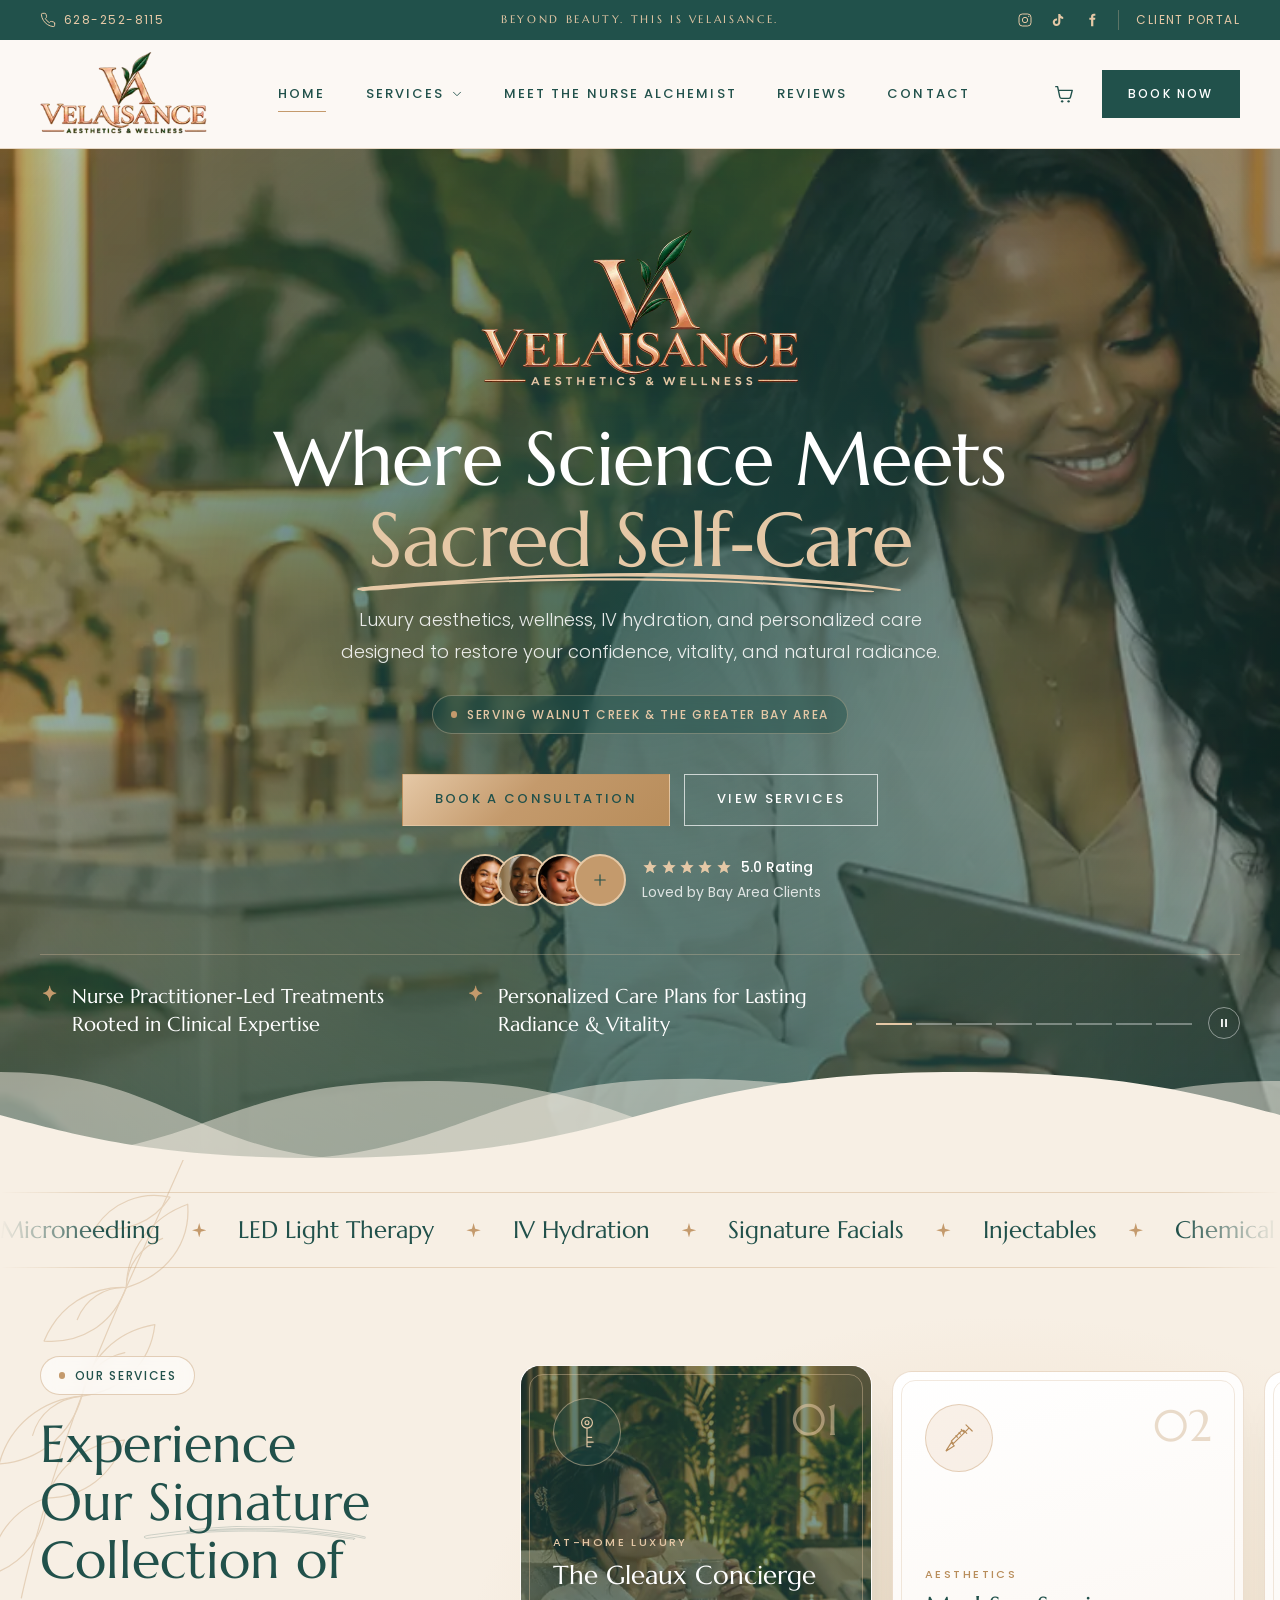
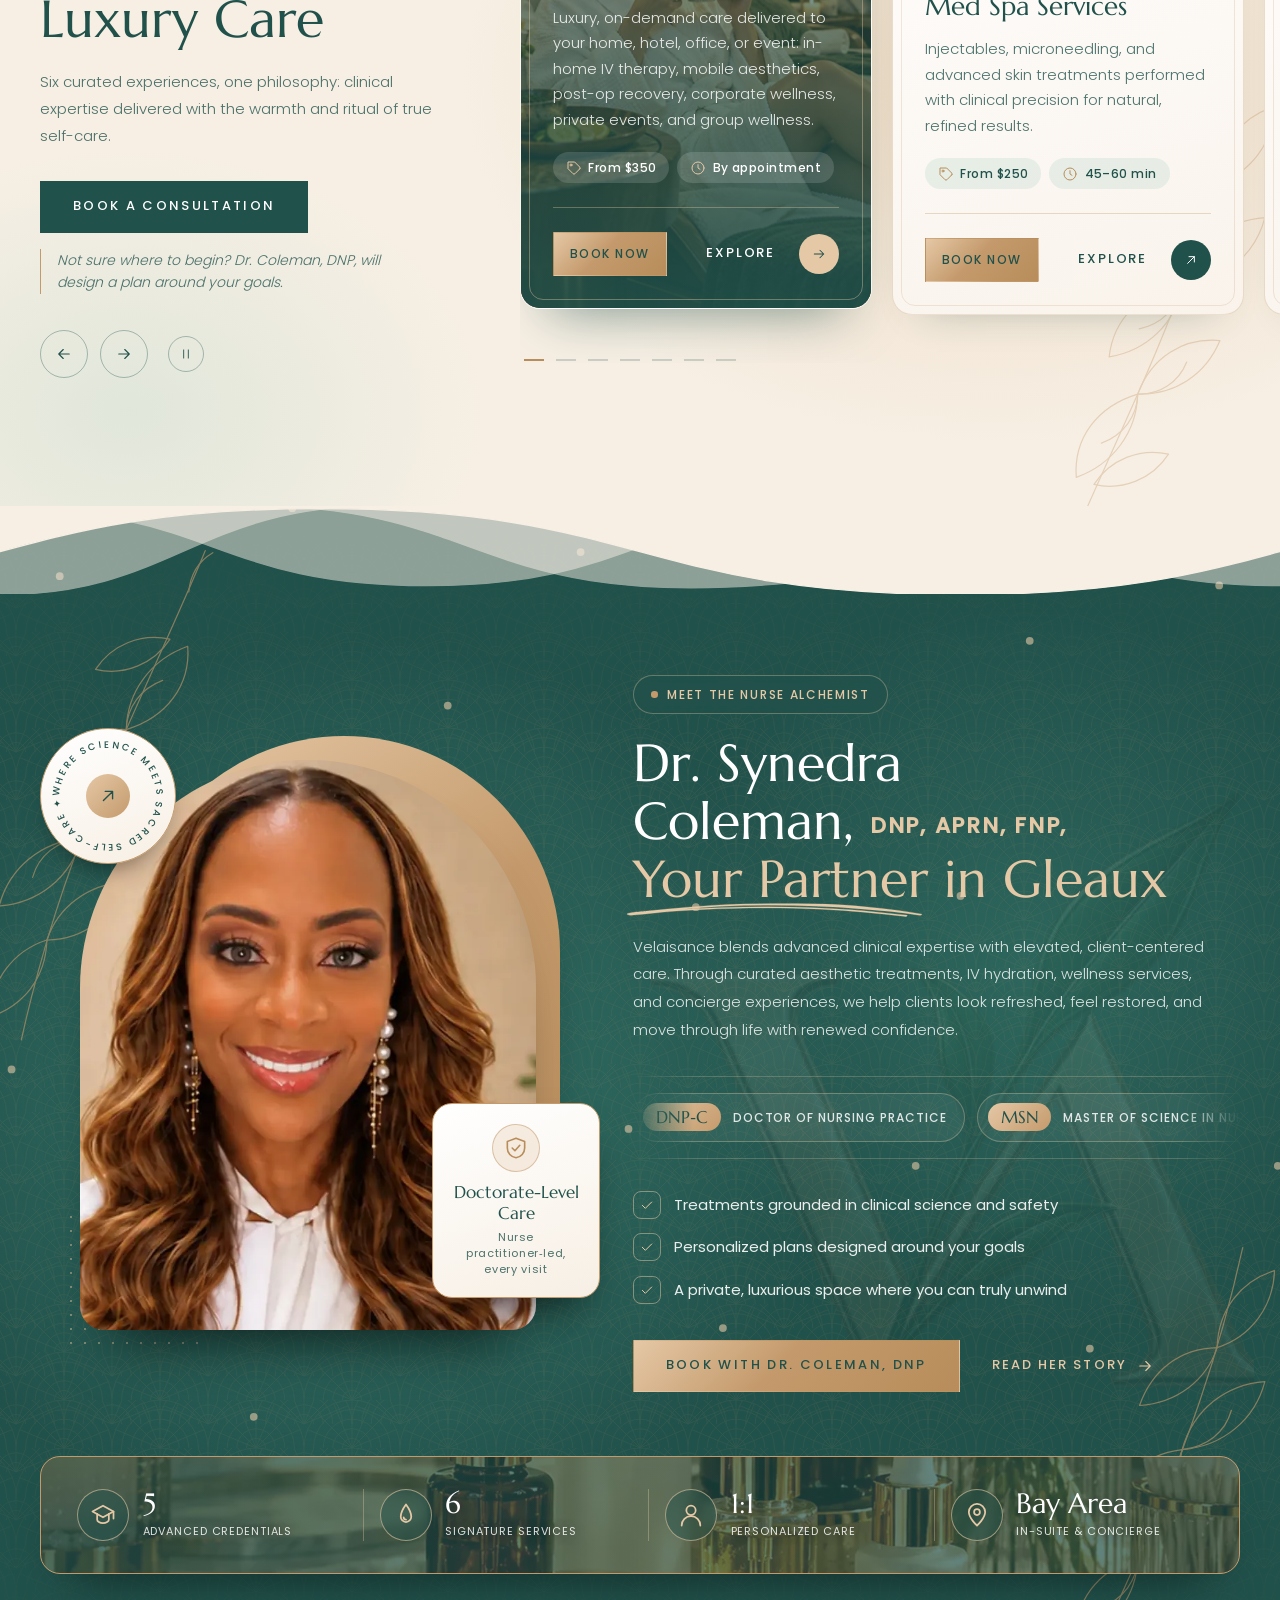
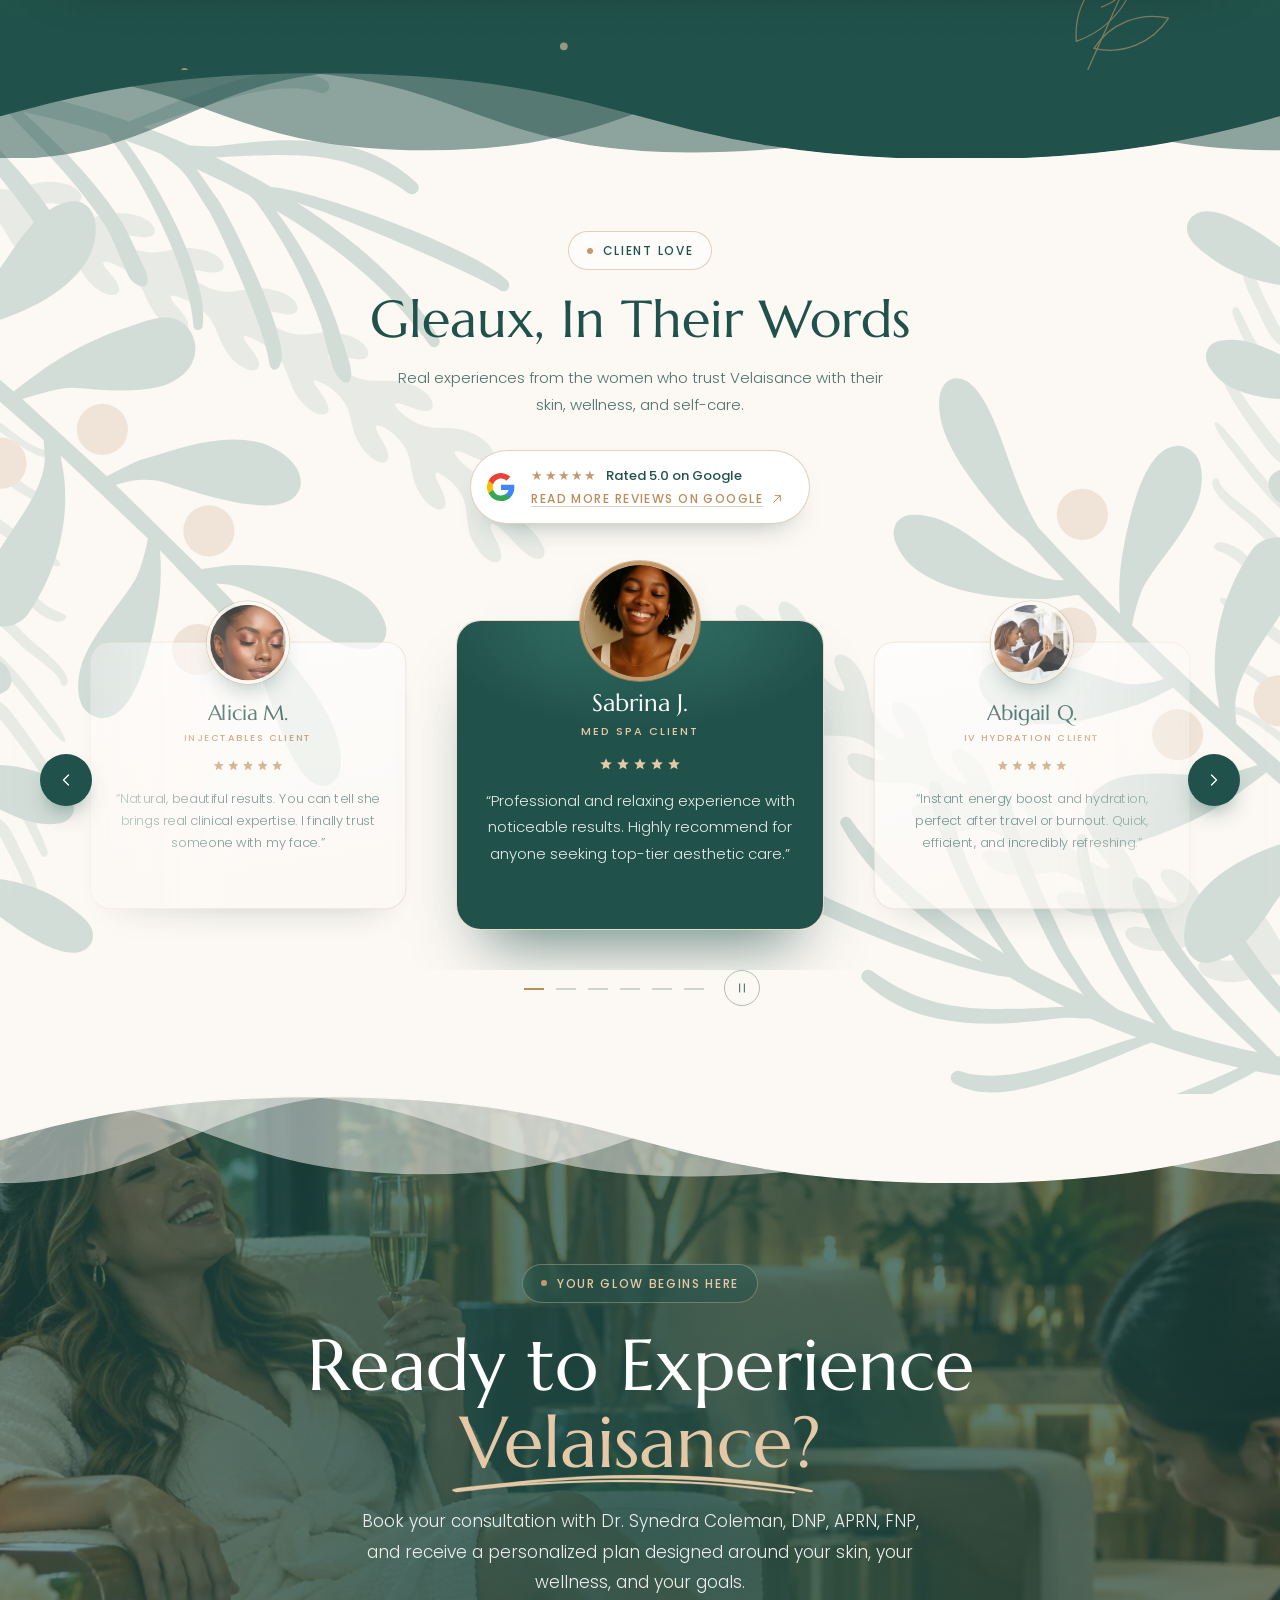
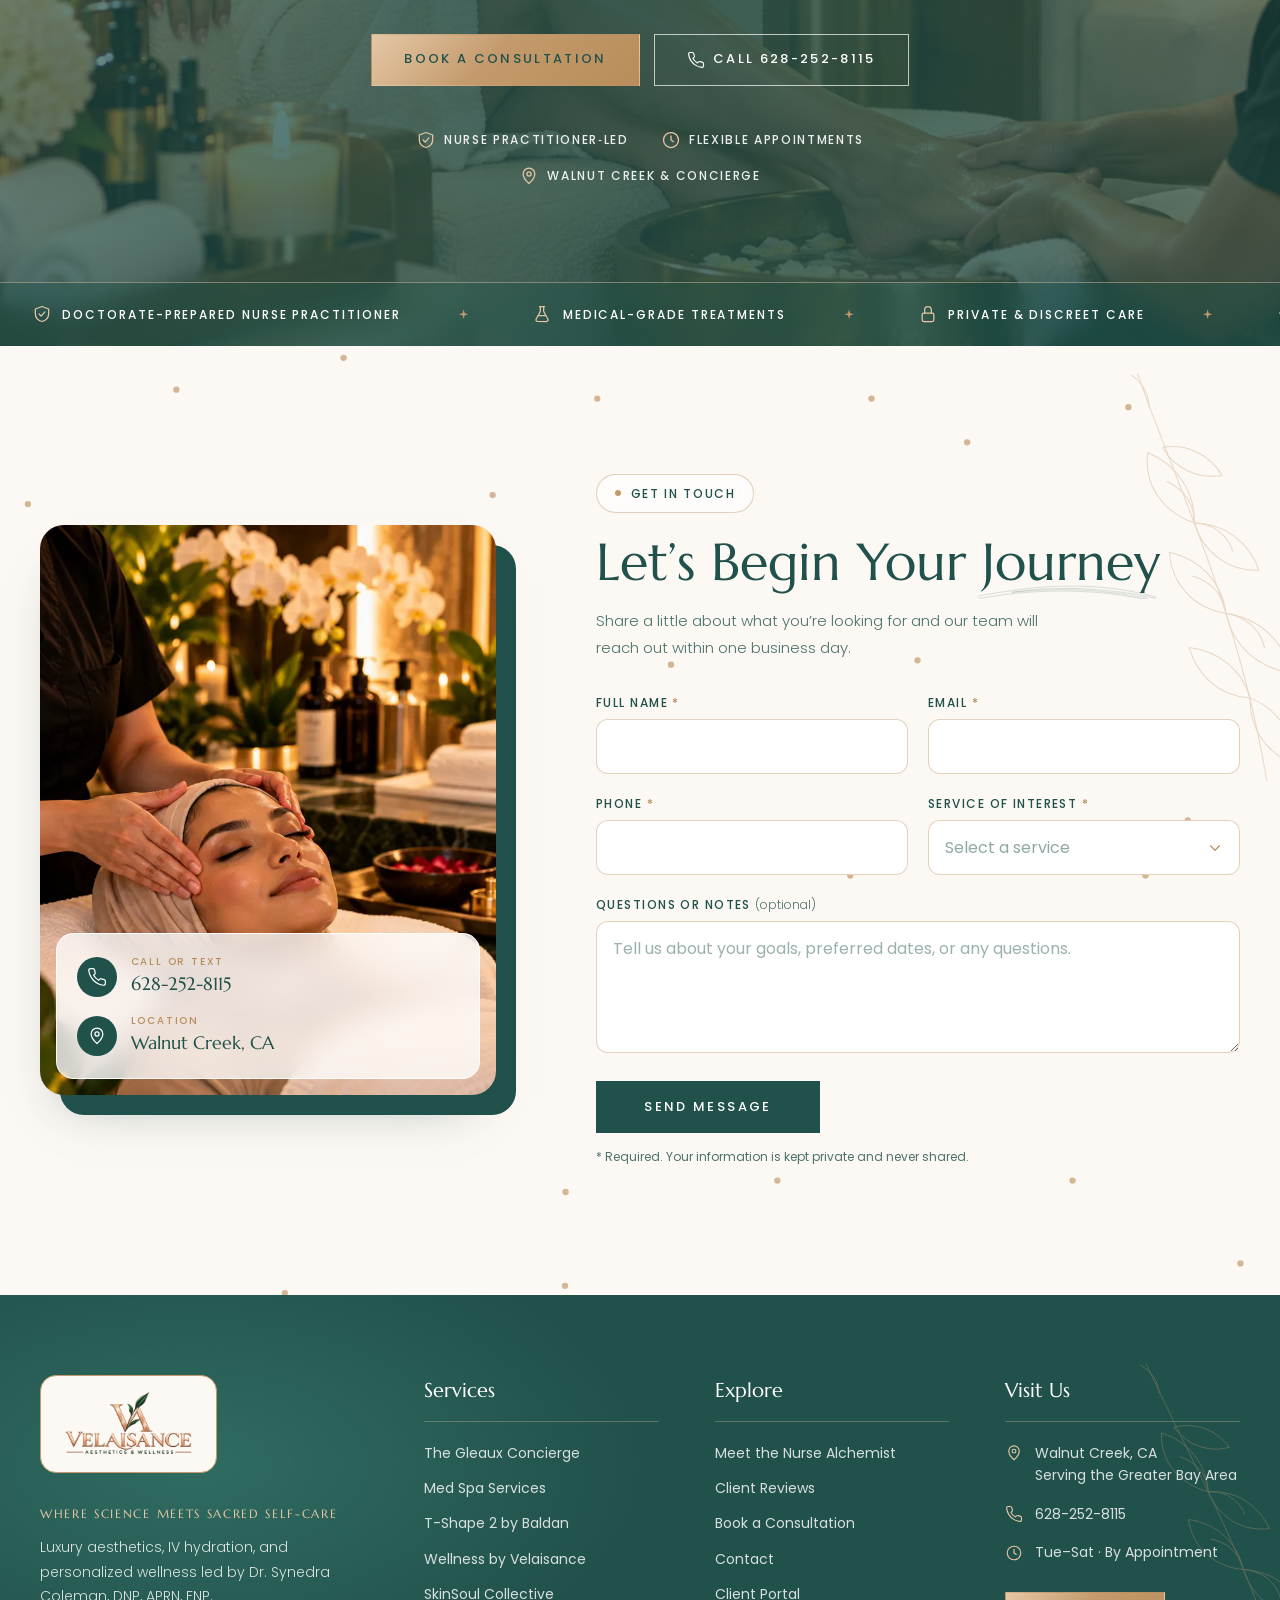
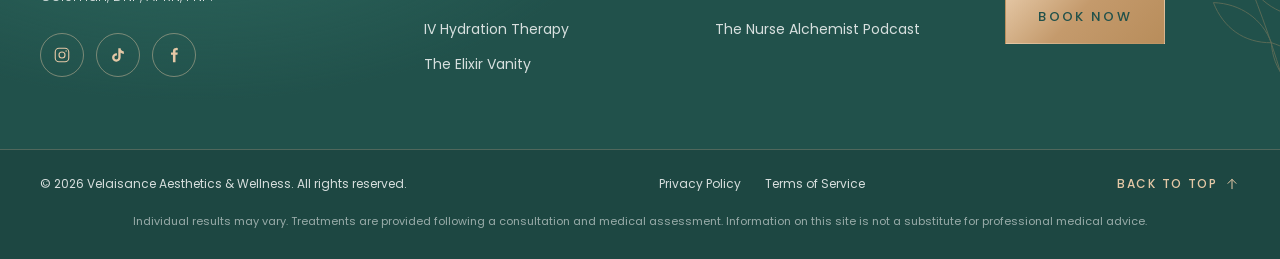
<file: index.html>
<!DOCTYPE html>
<html lang="en">
<head>
    <meta charset="UTF-8">
    <meta name="viewport" content="width=device-width, initial-scale=1.0">
    <title>Velaisance Aesthetics &amp; Wellness | Walnut Creek Med Spa</title>
    <meta name="description" content="Luxury aesthetics, med spa treatments, IV hydration and personalized wellness by Dr. Synedra Coleman, DNP, APRN, FNP. Serving Walnut Creek and the Greater Bay Area.">
    <link rel="icon" type="image/png" href="images/brand/velaisance-monogram.png">

    <!-- Link preview card (iMessage, Facebook, LinkedIn, Slack, X).
         Image + URL must be absolute; update the base URL if the site moves to her own domain. -->
    <meta property="og:type" content="website">
    <meta property="og:site_name" content="Velaisance Aesthetics &amp; Wellness">
    <meta property="og:title" content="Velaisance | Where Science Meets Sacred Self-Care">
    <meta property="og:description" content="Luxury aesthetics, IV hydration &amp; wellness by Dr. Synedra Coleman, DNP, APRN, FNP in Walnut Creek, CA.">
    <meta property="og:url" content="https://mfebres0919.github.io/Velaisance-Aesthetics-Wellness/">
    <meta property="og:image" content="https://mfebres0919.github.io/Velaisance-Aesthetics-Wellness/images/brand/velaisance-share-v3.jpg">
    <meta property="og:image:secure_url" content="https://mfebres0919.github.io/Velaisance-Aesthetics-Wellness/images/brand/velaisance-share-v3.jpg">
    <meta property="og:image:type" content="image/jpeg">
    <meta property="og:image:width" content="1200">
    <meta property="og:image:height" content="630">
    <meta property="og:image:alt" content="Velaisance homepage: Where Science Meets Sacred Self-Care">
    <meta name="twitter:card" content="summary_large_image">
    <meta name="twitter:title" content="Velaisance | Where Science Meets Sacred Self-Care">
    <meta name="twitter:description" content="Luxury aesthetics, IV hydration &amp; wellness in Walnut Creek, CA.">
    <meta name="twitter:image" content="https://mfebres0919.github.io/Velaisance-Aesthetics-Wellness/images/brand/velaisance-share-v3.jpg">

    <link rel="preload" href="fonts/marcellus-latin-400-normal.woff2" as="font" type="font/woff2" crossorigin>
    <link rel="preload" href="fonts/poppins-v24-latin-regular.woff2" as="font" type="font/woff2" crossorigin>
    <link rel="preload" as="image" href="images/hero/hero-consult-m.webp" media="(max-width: 767px)" fetchpriority="high">
    <link rel="preload" as="image" href="images/hero/hero-consult.webp" media="(min-width: 768px)" fetchpriority="high">

    <link rel="stylesheet" href="css/global.css">
    <link rel="stylesheet" href="css/styles.css">

    <script src="javascript/vendor/lenis.min.js" defer></script>
    <script src="javascript/smooth-scroll.js" defer></script>
    <script src="javascript/global.js" defer></script>
    <script src="javascript/script.js" defer></script>
</head>
<body>
    <a class="skip-link" href="#main">Skip to content</a>

    <!-- ============ Top Bar ============ -->
    <div class="top-bar" role="region" aria-label="Contact and social links">
        <div class="top-bar__inner container">
            <a class="top-bar__phone" href="tel:+16282528115">
                <svg aria-hidden="true" viewBox="0 0 24 24" width="16" height="16"><path fill="none" stroke="currentColor" stroke-width="1.5" stroke-linecap="round" stroke-linejoin="round" d="M22 16.9v3a2 2 0 0 1-2.2 2 19.8 19.8 0 0 1-8.6-3.1 19.5 19.5 0 0 1-6-6A19.8 19.8 0 0 1 2.1 4.2 2 2 0 0 1 4.1 2h3a2 2 0 0 1 2 1.7c.1 1 .4 1.9.7 2.8a2 2 0 0 1-.5 2.1L8 9.9a16 16 0 0 0 6 6l1.3-1.3a2 2 0 0 1 2.1-.4c.9.3 1.8.6 2.8.7a2 2 0 0 1 1.7 2z"/></svg>
                628-252-8115
            </a>
            <div class="top-bar__messages" aria-live="polite">
                <p class="top-bar__message is-active">Beyond Beauty. This Is Velaisance.</p>
                <p class="top-bar__message"><a href="https://open.spotify.com/show/6z1pku0I9zaEbLr1d9MuW4" target="_blank" rel="noopener">&#10022; Listen to The Nurse Alchemist Podcast on Spotify &rarr;</a></p>
            </div>
            <div class="top-bar__links">
                <a class="top-bar__social" href="https://www.instagram.com/">
                    <svg aria-hidden="true" viewBox="0 0 24 24" width="16" height="16"><rect x="3" y="3" width="18" height="18" rx="5" fill="none" stroke="currentColor" stroke-width="1.5"/><circle cx="12" cy="12" r="4" fill="none" stroke="currentColor" stroke-width="1.5"/><circle cx="17.5" cy="6.5" r="1" fill="currentColor"/></svg>
                <span class="visually-hidden">Velaisance on Instagram</span></a>
                <a class="top-bar__social" href="https://www.tiktok.com/">
                    <svg aria-hidden="true" viewBox="0 0 24 24" width="16" height="16"><path fill="currentColor" d="M16.6 5.8A4.3 4.3 0 0 1 15.5 3h-3.1v12.4a2.6 2.6 0 1 1-2.6-2.6c.3 0 .5 0 .8.1V9.7a5.7 5.7 0 1 0 4.9 5.7V9.1a7.3 7.3 0 0 0 4.3 1.4V7.4a4.3 4.3 0 0 1-3.2-1.6z"/></svg>
                <span class="visually-hidden">Velaisance on TikTok</span></a>
                <a class="top-bar__social" href="https://www.facebook.com/">
                    <svg aria-hidden="true" viewBox="0 0 24 24" width="16" height="16"><path fill="currentColor" d="M14 8.5V6.8c0-.8.2-1.3 1.4-1.3H17V2.6a21 21 0 0 0-2.4-.1C12.2 2.5 10.6 4 10.6 6.6v1.9H8v3.2h2.6V21.5H14v-9.8h2.6l.4-3.2z"/></svg>
                <span class="visually-hidden">Velaisance on Facebook</span></a>
                <a class="top-bar__portal" href="#client-portal">Client Portal</a>
            </div>
        </div>
    </div>

    <!-- ============ Header / Navigation ============ -->
    <header class="site-header" id="site-header">
        <div class="site-header__inner container">
            <a class="site-header__logo" href="index.html">
                <picture>
                    <source srcset="images/brand/velaisance-logo-header-m.webp 240w, images/brand/velaisance-logo-header.webp 400w" sizes="(min-width: 1100px) 10.5rem, 8rem" type="image/webp">
                    <img src="images/brand/velaisance-logo-header.png" srcset="images/brand/velaisance-logo-header-m.png 240w, images/brand/velaisance-logo-header.png 400w" sizes="(min-width: 1100px) 10.5rem, 8rem" alt="Velaisance Aesthetics &amp; Wellness" width="400" height="202" decoding="async" fetchpriority="high">
                </picture>
            <span class="visually-hidden">Velaisance Aesthetics &amp; Wellness home</span></a>

            <nav class="site-nav" id="site-nav" aria-label="Main" data-lenis-prevent>
                <ul class="site-nav__list">
                    <li><a class="site-nav__link is-current" href="#hero" data-section="hero" aria-current="true">Home</a></li>
                    <li class="site-nav__item--dropdown">
                        <button class="site-nav__link site-nav__toggle" type="button" data-section="services" aria-expanded="false" aria-controls="services-menu">
                            Services
                            <svg aria-hidden="true" viewBox="0 0 24 24" width="14" height="14"><path fill="none" stroke="currentColor" stroke-width="1.5" stroke-linecap="round" stroke-linejoin="round" d="m6 9 6 6 6-6"/></svg>
                        </button>
                        <ul class="site-nav__dropdown" id="services-menu">
                            <li><a href="html/service-gleaux-concierge.html">The Gleaux Concierge</a></li>
                            <li><a href="html/service-med-spa.html">Med Spa Services</a></li>
                            <li><a href="html/service-t-shape-2.html">T-Shape 2 by Baldan</a></li>
                            <li><a href="html/service-wellness.html">Wellness by Velaisance</a></li>
                            <li><a href="html/service-skinsoul.html">SkinSoul Collective</a></li>
                            <li><a href="html/service-iv-hydration.html">IV Hydration Therapy</a></li>
                            <li><a href="html/service-elixir-vanity.html">The Elixir Vanity</a></li>
                        </ul>
                    </li>
                    <li><a class="site-nav__link" href="html/about.html" data-section="about">Meet the Nurse Alchemist</a></li>
                    <li><a class="site-nav__link" href="html/reviews.html" data-section="reviews">Reviews</a></li>
                    <li><a class="site-nav__link" href="html/contact.html" data-section="contact">Contact</a></li>
                </ul>
                <div class="site-nav__mobile-extras">
                    <a class="button button--emerald" href="https://book.prospyrmed.com/4cce81ef-f2c5-4e11-8446-f26833523e22/select-service?workspaceId=25875597-275b-4d12-b427-3f18097b015f&amp;locationId=57bc5251-1073-4fe5-9a47-7d9fa82c98e7" target="_blank" rel="noopener" data-booking>Book a Consultation</a>
                    <a class="site-nav__mobile-phone" href="tel:+16282528115">Call 628-252-8115</a>
                </div>
            </nav>

            <div class="site-header__actions">
                <a class="site-header__icon" href="html/shop.html">
                    <svg aria-hidden="true" viewBox="0 0 24 24" width="22" height="22"><path fill="none" stroke="currentColor" stroke-width="1.5" stroke-linecap="round" stroke-linejoin="round" d="M3 4h2l2.4 11.2a2 2 0 0 0 2 1.6h7.7a2 2 0 0 0 2-1.5L21 8H6.2"/><circle cx="10" cy="20" r="1.3" fill="currentColor"/><circle cx="17" cy="20" r="1.3" fill="currentColor"/></svg>
                <span class="visually-hidden">Shop The Elixir Vanity</span></a>
                <a class="button button--emerald site-header__book" href="https://book.prospyrmed.com/4cce81ef-f2c5-4e11-8446-f26833523e22/select-service?workspaceId=25875597-275b-4d12-b427-3f18097b015f&amp;locationId=57bc5251-1073-4fe5-9a47-7d9fa82c98e7" target="_blank" rel="noopener" data-booking>Book Now</a>
                <button class="site-header__menu-toggle" type="button" aria-expanded="false" aria-controls="site-nav" aria-label="Open menu">
                    <span></span><span></span><span></span>
                </button>
            </div>
        </div>
    </header>

    <main id="main">
        <!-- ============ Hero ============ -->
        <section class="hero" id="hero" aria-labelledby="hero-title">
            <div class="hero__slides" aria-hidden="true">
                <picture class="hero__slide is-active">
                    <source media="(max-width: 767px)" srcset="images/hero/hero-consult-m.webp" type="image/webp">
                    <source media="(max-width: 767px)" srcset="images/hero/hero-consult-m.jpg" type="image/jpeg">
                    <source srcset="images/hero/hero-consult.webp" type="image/webp">
                    <img src="images/hero/hero-consult.jpg" alt="" width="1070" height="941" fetchpriority="high"><!-- no async decode: this is the largest paint, so it shouldn't wait -->
                </picture>
                <picture class="hero__slide">
                    <source media="(max-width: 767px)" srcset="images/hero/hero-lounge-m.webp" type="image/webp">
                    <source media="(max-width: 767px)" srcset="images/hero/hero-lounge-m.jpg" type="image/jpeg">
                    <source srcset="images/hero/hero-lounge.webp" type="image/webp">
                    <img src="images/hero/hero-lounge.jpg" alt="" width="1070" height="941" decoding="async" loading="lazy">
                </picture>
                <picture class="hero__slide">
                    <source media="(max-width: 767px)" srcset="images/hero/hero-arrival-m.webp" type="image/webp">
                    <source media="(max-width: 767px)" srcset="images/hero/hero-arrival-m.jpg" type="image/jpeg">
                    <source srcset="images/hero/hero-arrival.webp" type="image/webp">
                    <img src="images/hero/hero-arrival.jpg" alt="" width="900" height="941" decoding="async" loading="lazy">
                </picture>
                <picture class="hero__slide">
                    <source media="(max-width: 767px)" srcset="images/hero/hero-towel-m.webp" type="image/webp">
                    <source media="(max-width: 767px)" srcset="images/hero/hero-towel-m.jpg" type="image/jpeg">
                    <source srcset="images/hero/hero-towel.webp" type="image/webp">
                    <img src="images/hero/hero-towel.jpg" alt="" width="1070" height="941" decoding="async" loading="lazy">
                </picture>
                <picture class="hero__slide">
                    <source media="(max-width: 767px)" srcset="images/hero/hero-glow-m.webp" type="image/webp">
                    <source media="(max-width: 767px)" srcset="images/hero/hero-glow-m.jpg" type="image/jpeg">
                    <source srcset="images/hero/hero-glow.webp" type="image/webp">
                    <img src="images/hero/hero-glow.jpg" alt="" width="1070" height="941" decoding="async" loading="lazy">
                </picture>
                <picture class="hero__slide">
                    <source media="(max-width: 767px)" srcset="images/hero/hero-reading-m.webp" type="image/webp">
                    <source media="(max-width: 767px)" srcset="images/hero/hero-reading-m.jpg" type="image/jpeg">
                    <source srcset="images/hero/hero-reading.webp" type="image/webp">
                    <img src="images/hero/hero-reading.jpg" alt="" width="1070" height="941" decoding="async" loading="lazy">
                </picture>
                <picture class="hero__slide">
                    <source media="(max-width: 767px)" srcset="images/hero/hero-iv-m.webp" type="image/webp">
                    <source media="(max-width: 767px)" srcset="images/hero/hero-iv-m.jpg" type="image/jpeg">
                    <source srcset="images/hero/hero-iv.webp" type="image/webp">
                    <img src="images/hero/hero-iv.jpg" alt="" width="1070" height="941" decoding="async" loading="lazy">
                </picture>
                <picture class="hero__slide">
                    <source media="(max-width: 767px)" srcset="images/hero/hero-group-m.webp" type="image/webp">
                    <source media="(max-width: 767px)" srcset="images/hero/hero-group-m.jpg" type="image/jpeg">
                    <source srcset="images/hero/hero-group.webp" type="image/webp">
                    <img src="images/hero/hero-group.jpg" alt="" width="1070" height="941" decoding="async" loading="lazy">
                </picture>
            </div>

            <div class="hero__inner container">
                <div class="hero__content">
                    <picture class="hero__logo">
                        <source media="(max-width: 767px)" srcset="images/brand/velaisance-logo-hero-m.webp" type="image/webp">
                        <source media="(max-width: 767px)" srcset="images/brand/velaisance-logo-hero-m.png" type="image/png">
                        <source srcset="images/brand/velaisance-logo-hero.webp" type="image/webp">
                        <img src="images/brand/velaisance-logo-hero.png" alt="Velaisance Aesthetics &amp; Wellness" width="640" height="324" decoding="async">
                    </picture>
                    <h1 class="hero__title" id="hero-title">Where Science Meets <em><span class="ink-mark">Sacred Self&#8209;Care<svg class="ink-mark__line" aria-hidden="true" viewBox="0 0 1307 149" preserveAspectRatio="none"><path d="M1232.64 147.79c-122.42-33.96-245.78-65.88-372.4-79.2-274.79-29.65-555.3-4.58-746.71 43.64-28.03 6.61-55.36 16.42-83.92 20.67-6.94.18-15.27 7.93-19.91-.69-42.09-23.59 65.41-40.33 78.74-44.91 68.94-15.05 137.48-31.87 206.46-46.69 299.76-62.63 616.52-55.76 908.24 41.3 33.91 11.72 67.19 25.44 100.14 39.51 8.53 5.83.48 17.83-8.87 13.35-82.09-35.61-171.3-51.43-258.47-69.75-258.76-50.22-528.02-56-785.62 4.13 245.24-37 497.97-41.22 742.29 4.51 70.81 12.09 168.26 39.24 244.02 59.66 9.1 2.46 5.53 17.17-3.99 14.47Z"/></svg></span></em></h1>
                    <p class="hero__text">
                        Luxury aesthetics, wellness, IV hydration, and personalized care designed to restore your confidence, vitality, and natural&nbsp;radiance.
                    </p>
                    <p class="badge hero__location"><span class="badge__dot" aria-hidden="true"></span>Serving Walnut Creek &amp; the Greater Bay Area</p>

                    <div class="hero__cta-row">
                        <div class="hero__actions">
                            <a class="button button--primary" href="https://book.prospyrmed.com/4cce81ef-f2c5-4e11-8446-f26833523e22/select-service?workspaceId=25875597-275b-4d12-b427-3f18097b015f&amp;locationId=57bc5251-1073-4fe5-9a47-7d9fa82c98e7" target="_blank" rel="noopener" data-booking>Book a Consultation</a>
                            <a class="button button--ghost" href="#services">View Services</a>
                        </div>

                        <a class="hero__reviews" href="#reviews">
                            <span class="hero__avatars" aria-hidden="true">
                                <picture>
                                    <source srcset="images/reviews/client-avatar-1.webp" type="image/webp">
                                    <img src="images/reviews/client-avatar-1.jpg" alt="" width="56" height="56" decoding="async">
                                </picture>
                                <picture>
                                    <source srcset="images/reviews/client-avatar-2.webp" type="image/webp">
                                    <img src="images/reviews/client-avatar-2.jpg" alt="" width="56" height="56" decoding="async">
                                </picture>
                                <picture>
                                    <source srcset="images/reviews/client-avatar-3.webp" type="image/webp">
                                    <img src="images/reviews/client-avatar-3.jpg" alt="" width="56" height="56" decoding="async">
                                </picture>
                                <span class="hero__avatar-more">
                                    <svg viewBox="0 0 24 24" width="18" height="18"><path fill="none" stroke="currentColor" stroke-width="1.5" stroke-linecap="round" d="M12 5v14M5 12h14"/></svg>
                                </span>
                            </span>
                            <span class="hero__reviews-text">
                                <span class="hero__stars" role="img" aria-label="Rated 5 out of 5 stars">
                                    <svg aria-hidden="true" viewBox="0 0 24 24" width="16" height="16"><path fill="currentColor" d="m12 2 2.9 6.9 7.1.6-5.4 4.7 1.6 7L12 17.5 5.8 21.2l1.6-7L2 9.5l7.1-.6z"/></svg>
                                    <svg aria-hidden="true" viewBox="0 0 24 24" width="16" height="16"><path fill="currentColor" d="m12 2 2.9 6.9 7.1.6-5.4 4.7 1.6 7L12 17.5 5.8 21.2l1.6-7L2 9.5l7.1-.6z"/></svg>
                                    <svg aria-hidden="true" viewBox="0 0 24 24" width="16" height="16"><path fill="currentColor" d="m12 2 2.9 6.9 7.1.6-5.4 4.7 1.6 7L12 17.5 5.8 21.2l1.6-7L2 9.5l7.1-.6z"/></svg>
                                    <svg aria-hidden="true" viewBox="0 0 24 24" width="16" height="16"><path fill="currentColor" d="m12 2 2.9 6.9 7.1.6-5.4 4.7 1.6 7L12 17.5 5.8 21.2l1.6-7L2 9.5l7.1-.6z"/></svg>
                                    <svg aria-hidden="true" viewBox="0 0 24 24" width="16" height="16"><path fill="currentColor" d="m12 2 2.9 6.9 7.1.6-5.4 4.7 1.6 7L12 17.5 5.8 21.2l1.6-7L2 9.5l7.1-.6z"/></svg>
                                    <span class="hero__rating">5.0 Rating</span>
                                </span>
                                <span class="hero__reviews-label">Loved by Bay Area Clients</span>
                            </span>
                        </a>
                    </div>
                </div>

                <div class="hero__footer">
                    <ul class="hero__features">
                        <li class="hero__feature">
                            <svg aria-hidden="true" viewBox="0 0 24 24" width="20" height="20"><path fill="currentColor" d="M12 2c.4 4.6 2.6 7.6 7.5 8.6v.8c-4.9 1-7.1 4-7.5 8.6h-.8c-.4-4.6-2.6-7.6-7.5-8.6v-.8c4.9-1 7.1-4 7.5-8.6z"/></svg>
                            Nurse Practitioner&#8209;Led Treatments Rooted in Clinical Expertise
                        </li>
                        <li class="hero__feature">
                            <svg aria-hidden="true" viewBox="0 0 24 24" width="20" height="20"><path fill="currentColor" d="M12 2c.4 4.6 2.6 7.6 7.5 8.6v.8c-4.9 1-7.1 4-7.5 8.6h-.8c-.4-4.6-2.6-7.6-7.5-8.6v-.8c4.9-1 7.1-4 7.5-8.6z"/></svg>
                            Personalized Care Plans for Lasting Radiance &amp; Vitality
                        </li>
                    </ul>

                    <div class="hero__controls">
                        <div class="hero__dots" role="group" aria-label="Choose background image">
                            <button class="hero__dot is-active" type="button" aria-label="Show image 1" aria-pressed="true"></button>
                            <button class="hero__dot" type="button" aria-label="Show image 2" aria-pressed="false"></button>
                            <button class="hero__dot" type="button" aria-label="Show image 3" aria-pressed="false"></button>
                            <button class="hero__dot" type="button" aria-label="Show image 4" aria-pressed="false"></button>
                            <button class="hero__dot" type="button" aria-label="Show image 5" aria-pressed="false"></button>
                            <button class="hero__dot" type="button" aria-label="Show image 6" aria-pressed="false"></button>
                            <button class="hero__dot" type="button" aria-label="Show image 7" aria-pressed="false"></button>
                            <button class="hero__dot" type="button" aria-label="Show image 8" aria-pressed="false"></button>
                        </div>
                        <button class="hero__pause" type="button" aria-label="Pause background slideshow" aria-pressed="false">
                            <svg class="hero__pause-icon" aria-hidden="true" viewBox="0 0 24 24" width="14" height="14"><path fill="currentColor" d="M7 5h3v14H7zM14 5h3v14h-3z"/></svg>
                            <svg class="hero__play-icon" aria-hidden="true" viewBox="0 0 24 24" width="14" height="14"><path fill="currentColor" d="M8 5v14l11-7z"/></svg>
                        </button>
                    </div>
                </div>
            </div>
            <div class="section-divider section-divider--hero" aria-hidden="true">
                <svg viewBox="0 0 1000 100" preserveAspectRatio="none" width="1000" height="100"><g fill="currentColor"><path d="M0 1v99c134.3 0 153.7-99 296-99H0Z" opacity=".5"/><path d="M1000 4v86C833.3 90 833.3 3.6 666.7 3.6S500 90 333.3 90 166.7 4 0 4h1000Z" opacity=".5"/><path d="M617 1v86C372 119 384 1 196 1h421Z" opacity=".5"/><path d="M1000 0H0v52C62.5 28 125 4 250 4c250 0 250 96 500 96 125 0 187.5-24 250-48V0Z"/></g></svg>
            </div>
        </section>

        <!-- ============ Services ============ -->
        <section class="services" id="services" aria-labelledby="services-title">
            <div class="treatment-ribbon">
                <ul class="treatment-ribbon__list">
                    <li>Microneedling</li>
                    <li>LED Light Therapy</li>
                    <li>IV Hydration</li>
                    <li>Signature Facials</li>
                    <li>Injectables</li>
                    <li>Chemical Peels</li>
                    <li>Vitamin Infusions</li>
                    <li>Concierge Care</li>
                </ul>
                <ul class="treatment-ribbon__list" aria-hidden="true">
                    <li>Microneedling</li>
                    <li>LED Light Therapy</li>
                    <li>IV Hydration</li>
                    <li>Signature Facials</li>
                    <li>Injectables</li>
                    <li>Chemical Peels</li>
                    <li>Vitamin Infusions</li>
                    <li>Concierge Care</li>
                </ul>
            </div>

            <div class="services__inner container">
                <div class="services__header">
                    <p class="badge badge--light"><span class="badge__dot" aria-hidden="true"></span>Our Services</p>
                    <h2 class="section-title" id="services-title">Experience Our <span class="ink-mark">Signature<svg class="ink-mark__line" aria-hidden="true" viewBox="0 0 1307 149" preserveAspectRatio="none"><path d="M1232.64 147.79c-122.42-33.96-245.78-65.88-372.4-79.2-274.79-29.65-555.3-4.58-746.71 43.64-28.03 6.61-55.36 16.42-83.92 20.67-6.94.18-15.27 7.93-19.91-.69-42.09-23.59 65.41-40.33 78.74-44.91 68.94-15.05 137.48-31.87 206.46-46.69 299.76-62.63 616.52-55.76 908.24 41.3 33.91 11.72 67.19 25.44 100.14 39.51 8.53 5.83.48 17.83-8.87 13.35-82.09-35.61-171.3-51.43-258.47-69.75-258.76-50.22-528.02-56-785.62 4.13 245.24-37 497.97-41.22 742.29 4.51 70.81 12.09 168.26 39.24 244.02 59.66 9.1 2.46 5.53 17.17-3.99 14.47Z"/></svg></span> Collection of Luxury Care</h2>
                    <p class="section-intro">
                        Six curated experiences, one philosophy: clinical expertise delivered with the warmth and ritual of true self-care.
                    </p>
                    <div class="services__cta">
                        <a class="button button--emerald" href="https://book.prospyrmed.com/4cce81ef-f2c5-4e11-8446-f26833523e22/select-service?workspaceId=25875597-275b-4d12-b427-3f18097b015f&amp;locationId=57bc5251-1073-4fe5-9a47-7d9fa82c98e7" target="_blank" rel="noopener" data-booking>Book a Consultation</a>
                        <p class="services__cta-note">Not sure where to begin? Dr. Coleman, DNP, will design a plan around your goals.</p>
                    </div>
                    <div class="services__controls">
                        <button class="services__arrow" type="button" data-direction="prev" aria-label="Previous service">
                            <svg aria-hidden="true" viewBox="0 0 24 24" width="18" height="18"><path d="M19 12H5M11 6l-6 6 6 6"/></svg>
                        </button>
                        <button class="services__arrow" type="button" data-direction="next" aria-label="Next service">
                            <svg aria-hidden="true" viewBox="0 0 24 24" width="18" height="18"><path d="M5 12h14M13 6l6 6-6 6"/></svg>
                        </button>
                        <button class="carousel-pause" type="button" aria-label="Pause service carousel" aria-pressed="false">
                            <svg class="carousel-pause__pause" aria-hidden="true" viewBox="0 0 24 24" width="14" height="14"><path d="M8 5v14M16 5v14"/></svg>
                            <svg class="carousel-pause__play" aria-hidden="true" viewBox="0 0 24 24" width="14" height="14"><path d="M8 5v14l11-7z"/></svg>
                        </button>
                    </div>
                </div>

                <div class="services__carousel">
                    <div class="services__track" id="services-track">
                        <article class="service-card">
                            <picture class="service-card__media" aria-hidden="true">
                                <source srcset="images/services/service-gleaux-concierge-m.webp 440w, images/services/service-gleaux-concierge.webp 720w" sizes="(min-width: 1100px) 22rem, 82vw" type="image/webp">
                                <img src="images/services/service-gleaux-concierge.jpg" srcset="images/services/service-gleaux-concierge-m.jpg 440w, images/services/service-gleaux-concierge.jpg 720w" sizes="(min-width: 1100px) 22rem, 82vw" alt="" width="720" height="900" loading="lazy" decoding="async">
                            </picture>
                            <div class="service-card__body">
                                <div class="service-card__top">
                                    <svg class="service-card__icon" aria-hidden="true" viewBox="0 0 48 48" width="48" height="48"><circle cx="24" cy="12" r="7"/><circle cx="24" cy="12" r="2.5"/><path d="M24 19v24M24 31h6M24 37h8M24 43h5"/></svg>
                                </div>
                                <p class="service-card__tag">At-Home Luxury</p>
                                <h3 class="service-card__title">The Gleaux Concierge</h3>
                                <p class="service-card__text">Luxury, on-demand care delivered to your home, hotel, office, or event: in-home IV therapy, mobile aesthetics, post-op recovery, corporate wellness, private events, and group wellness.</p>
                                <ul class="service-card__meta">
                                    <li><svg aria-hidden="true" viewBox="0 0 24 24" width="16" height="16"><path d="M20.6 13.4 13.4 20.6a2 2 0 0 1-2.8 0L3 13V3h10l7.6 7.6a2 2 0 0 1 0 2.8z"/><circle cx="7.5" cy="7.5" r="1.5"/></svg>From $350</li>
                                    <li><svg aria-hidden="true" viewBox="0 0 24 24" width="16" height="16"><circle cx="12" cy="12" r="9"/><path d="M12 7v5l3 2"/></svg>By appointment</li>
                                </ul>
                                <div class="service-card__actions">
                                    <a class="button button--primary service-card__book" href="https://book.prospyrmed.com/4cce81ef-f2c5-4e11-8446-f26833523e22/select-service?workspaceId=25875597-275b-4d12-b427-3f18097b015f&amp;locationId=57bc5251-1073-4fe5-9a47-7d9fa82c98e7" target="_blank" rel="noopener" data-booking>Book Now<span class="visually-hidden">: The Gleaux Concierge</span></a>
                                    <a class="service-card__link" href="html/service-gleaux-concierge.html">
                                        Explore<span class="visually-hidden"> The Gleaux Concierge</span>
                                        <span class="service-card__arrow" aria-hidden="true"><svg viewBox="0 0 24 24" width="16" height="16"><path d="M7 17 17 7M9 7h8v8"/></svg></span>
                                    </a>
                                </div>
                            </div>
                        </article>
                        <article class="service-card">
                            <picture class="service-card__media" aria-hidden="true">
                                <source srcset="images/services/service-med-spa-m.webp 440w, images/services/service-med-spa.webp 720w" sizes="(min-width: 1100px) 22rem, 82vw" type="image/webp">
                                <img src="images/services/service-med-spa.jpg" srcset="images/services/service-med-spa-m.jpg 440w, images/services/service-med-spa.jpg 720w" sizes="(min-width: 1100px) 22rem, 82vw" alt="" width="720" height="900" loading="lazy" decoding="async">
                            </picture>
                            <div class="service-card__body">
                                <div class="service-card__top">
                                    <svg class="service-card__icon" aria-hidden="true" viewBox="0 0 48 48" width="48" height="48"><path d="M33 7l8 8M37 11l-6 6M30 14l4 4M14 30l-7 11 11-7M14 30l3 3M31 17L17 31l-3-3 14-14M24 17l2 2M20 21l2 2M27 13l3 3"/></svg>
                                </div>
                                <p class="service-card__tag">Aesthetics</p>
                                <h3 class="service-card__title">Med Spa Services</h3>
                                <p class="service-card__text">Injectables, microneedling, and advanced skin treatments performed with clinical precision for natural, refined results.</p>
                                <ul class="service-card__meta">
                                    <li><svg aria-hidden="true" viewBox="0 0 24 24" width="16" height="16"><path d="M20.6 13.4 13.4 20.6a2 2 0 0 1-2.8 0L3 13V3h10l7.6 7.6a2 2 0 0 1 0 2.8z"/><circle cx="7.5" cy="7.5" r="1.5"/></svg>From $250</li>
                                    <li><svg aria-hidden="true" viewBox="0 0 24 24" width="16" height="16"><circle cx="12" cy="12" r="9"/><path d="M12 7v5l3 2"/></svg>45–60 min</li>
                                </ul>
                                <div class="service-card__actions">
                                    <a class="button button--primary service-card__book" href="https://book.prospyrmed.com/4cce81ef-f2c5-4e11-8446-f26833523e22/select-service?workspaceId=25875597-275b-4d12-b427-3f18097b015f&amp;locationId=57bc5251-1073-4fe5-9a47-7d9fa82c98e7" target="_blank" rel="noopener" data-booking>Book Now<span class="visually-hidden">: Med Spa Services</span></a>
                                    <a class="service-card__link" href="html/service-med-spa.html">
                                        Explore<span class="visually-hidden"> Med Spa Services</span>
                                        <span class="service-card__arrow" aria-hidden="true"><svg viewBox="0 0 24 24" width="16" height="16"><path d="M7 17 17 7M9 7h8v8"/></svg></span>
                                    </a>
                                </div>
                            </div>
                        </article>

                        <article class="service-card">
                            <picture class="service-card__media" aria-hidden="true">
                                <source srcset="images/services/service-t-shape-2-m.webp 440w, images/services/service-t-shape-2.webp 554w" sizes="(min-width: 1100px) 22rem, 82vw" type="image/webp">
                                <img src="images/services/service-t-shape-2.jpg" srcset="images/services/service-t-shape-2-m.jpg 440w, images/services/service-t-shape-2.jpg 554w" sizes="(min-width: 1100px) 22rem, 82vw" alt="" width="554" height="692" loading="lazy" decoding="async">
                            </picture>
                            <div class="service-card__body">
                                <div class="service-card__top">
                                    <svg class="service-card__icon" aria-hidden="true" viewBox="0 0 48 48" width="48" height="48"><path d="M33 7l8 8M37 11l-6 6M30 14l4 4M14 30l-7 11 11-7M14 30l3 3M31 17L17 31l-3-3 14-14M24 17l2 2M20 21l2 2M27 13l3 3"/></svg>
                                </div>
                                <p class="service-card__tag">Advanced Technology</p>
                                <h3 class="service-card__title">T-Shape 2 by Baldan</h3>
                                <p class="service-card__text">An advanced, non-invasive treatment combining radiofrequency, vacuum massage, and low-level laser technology. Includes HydraFacial Syndeo.</p>
                                <ul class="service-card__meta">
                                    <li><svg aria-hidden="true" viewBox="0 0 24 24" width="16" height="16"><path d="M20.6 13.4 13.4 20.6a2 2 0 0 1-2.8 0L3 13V3h10l7.6 7.6a2 2 0 0 1 0 2.8z"/><circle cx="7.5" cy="7.5" r="1.5"/></svg>Consultation required</li>
                                    <li><svg aria-hidden="true" viewBox="0 0 24 24" width="16" height="16"><circle cx="12" cy="12" r="9"/><path d="M12 7v5l3 2"/></svg>No downtime</li>
                                </ul>
                                <div class="service-card__actions">
                                    <a class="button button--primary service-card__book" href="https://book.prospyrmed.com/b212a09e-7ece-4e34-8ebd-a9736c8141d9/select-service?workspaceId=25875597-275b-4d12-b427-3f18097b015f&amp;locationId=57bc5251-1073-4fe5-9a47-7d9fa82c98e7&amp;categoryId=2fb22a71-de3f-44af-840c-d936cde6c6e3" target="_blank" rel="noopener" data-booking>Book Now<span class="visually-hidden">: T-Shape 2 by Baldan</span></a>
                                    <a class="service-card__link" href="html/service-t-shape-2.html">
                                        Explore<span class="visually-hidden"> T-Shape 2 by Baldan</span>
                                        <span class="service-card__arrow" aria-hidden="true"><svg viewBox="0 0 24 24" width="16" height="16"><path d="M7 17 17 7M9 7h8v8"/></svg></span>
                                    </a>
                                </div>
                            </div>
                        </article>

                        <article class="service-card">
                            <picture class="service-card__media" aria-hidden="true">
                                <source srcset="images/services/service-wellness-m.webp 440w, images/services/service-wellness.webp 720w" sizes="(min-width: 1100px) 22rem, 82vw" type="image/webp">
                                <img src="images/services/service-wellness.jpg" srcset="images/services/service-wellness-m.jpg 440w, images/services/service-wellness.jpg 720w" sizes="(min-width: 1100px) 22rem, 82vw" alt="" width="720" height="900" loading="lazy" decoding="async">
                            </picture>
                            <div class="service-card__body">
                                <div class="service-card__top">
                                    <svg class="service-card__icon" aria-hidden="true" viewBox="0 0 48 48" width="48" height="48"><path d="M24 12c-4 5-6 10-6 15s2 9 6 12c4-3 6-7 6-12s-2-10-6-15zM18 27c-5-3-10-4-14-3 1 6 5 11 12 13M30 27c5-3 10-4 14-3-1 6-5 11-12 13M10 42h28"/></svg>
                                </div>
                                <p class="service-card__tag">Holistic Wellness</p>
                                <h3 class="service-card__title">Wellness by Velaisance</h3>
                                <p class="service-card__text">Whole-body wellness rooted in nursing science: restorative therapies that renew your energy, balance, and vitality.</p>
                                <ul class="service-card__meta">
                                    <li><svg aria-hidden="true" viewBox="0 0 24 24" width="16" height="16"><path d="M20.6 13.4 13.4 20.6a2 2 0 0 1-2.8 0L3 13V3h10l7.6 7.6a2 2 0 0 1 0 2.8z"/><circle cx="7.5" cy="7.5" r="1.5"/></svg>From $150</li>
                                    <li><svg aria-hidden="true" viewBox="0 0 24 24" width="16" height="16"><circle cx="12" cy="12" r="9"/><path d="M12 7v5l3 2"/></svg>60 min</li>
                                </ul>
                                <div class="service-card__actions">
                                    <a class="button button--primary service-card__book" href="https://book.prospyrmed.com/4cce81ef-f2c5-4e11-8446-f26833523e22/select-service?workspaceId=25875597-275b-4d12-b427-3f18097b015f&amp;locationId=57bc5251-1073-4fe5-9a47-7d9fa82c98e7" target="_blank" rel="noopener" data-booking>Book Now<span class="visually-hidden">: Wellness by Velaisance</span></a>
                                    <a class="service-card__link" href="html/service-wellness.html">
                                        Explore<span class="visually-hidden"> Wellness by Velaisance</span>
                                        <span class="service-card__arrow" aria-hidden="true"><svg viewBox="0 0 24 24" width="16" height="16"><path d="M7 17 17 7M9 7h8v8"/></svg></span>
                                    </a>
                                </div>
                            </div>
                        </article>

                        <article class="service-card">
                            <picture class="service-card__media" aria-hidden="true">
                                <source srcset="images/services/service-skinsoul-m.webp 440w, images/services/service-skinsoul.webp 720w" sizes="(min-width: 1100px) 22rem, 82vw" type="image/webp">
                                <img src="images/services/service-skinsoul.jpg" srcset="images/services/service-skinsoul-m.jpg 440w, images/services/service-skinsoul.jpg 720w" sizes="(min-width: 1100px) 22rem, 82vw" alt="" width="720" height="900" loading="lazy" decoding="async">
                            </picture>
                            <div class="service-card__body">
                                <div class="service-card__top">
                                    <svg class="service-card__icon" aria-hidden="true" viewBox="0 0 48 48" width="48" height="48"><path d="M20 6h8v6h-8zM18 12h12M19 12v4c-4 2-6 5-6 9v13a4 4 0 0 0 4 4h14a4 4 0 0 0 4-4V25c0-4-2-7-6-9v-4M13 28h22M24 32c-2 2-2 4 0 5 2-1 2-3 0-5z"/></svg>
                                </div>
                                <p class="service-card__tag">Skincare</p>
                                <h3 class="service-card__title">SkinSoul Collective</h3>
                                <p class="service-card__text">Results-driven facials and LED light therapy, curated for your skin’s unique needs and your soul’s deepest calm.</p>
                                <ul class="service-card__meta">
                                    <li><svg aria-hidden="true" viewBox="0 0 24 24" width="16" height="16"><path d="M20.6 13.4 13.4 20.6a2 2 0 0 1-2.8 0L3 13V3h10l7.6 7.6a2 2 0 0 1 0 2.8z"/><circle cx="7.5" cy="7.5" r="1.5"/></svg>From $175</li>
                                    <li><svg aria-hidden="true" viewBox="0 0 24 24" width="16" height="16"><circle cx="12" cy="12" r="9"/><path d="M12 7v5l3 2"/></svg>75 min</li>
                                </ul>
                                <div class="service-card__actions">
                                    <a class="button button--primary service-card__book" href="https://book.prospyrmed.com/4cce81ef-f2c5-4e11-8446-f26833523e22/select-service?workspaceId=25875597-275b-4d12-b427-3f18097b015f&amp;locationId=57bc5251-1073-4fe5-9a47-7d9fa82c98e7" target="_blank" rel="noopener" data-booking>Book Now<span class="visually-hidden">: SkinSoul Collective</span></a>
                                    <a class="service-card__link" href="html/service-skinsoul.html">
                                        Explore<span class="visually-hidden"> SkinSoul Collective</span>
                                        <span class="service-card__arrow" aria-hidden="true"><svg viewBox="0 0 24 24" width="16" height="16"><path d="M7 17 17 7M9 7h8v8"/></svg></span>
                                    </a>
                                </div>
                            </div>
                        </article>

                        <article class="service-card">
                            <picture class="service-card__media" aria-hidden="true">
                                <source srcset="images/services/service-iv-hydration-m.webp 440w, images/services/service-iv-hydration.webp 720w" sizes="(min-width: 1100px) 22rem, 82vw" type="image/webp">
                                <img src="images/services/service-iv-hydration.jpg" srcset="images/services/service-iv-hydration-m.jpg 440w, images/services/service-iv-hydration.jpg 720w" sizes="(min-width: 1100px) 22rem, 82vw" alt="" width="720" height="900" loading="lazy" decoding="async">
                            </picture>
                            <div class="service-card__body">
                                <div class="service-card__top">
                                    <svg class="service-card__icon" aria-hidden="true" viewBox="0 0 48 48" width="48" height="48"><path d="M24 4v3M16 7h16v20a4 4 0 0 1-4 4h-8a4 4 0 0 1-4-4zM16 15h6M16 21h4M24 31v5M24 36c0 4 3 6 7 6h3M22 36h4"/></svg>
                                </div>
                                <p class="service-card__tag">Infusions</p>
                                <h3 class="service-card__title">IV Hydration Therapy</h3>
                                <p class="service-card__text">Customized vitamin and nutrient infusions that hydrate, replenish, and help you feel radiant from within.</p>
                                <ul class="service-card__meta">
                                    <li><svg aria-hidden="true" viewBox="0 0 24 24" width="16" height="16"><path d="M20.6 13.4 13.4 20.6a2 2 0 0 1-2.8 0L3 13V3h10l7.6 7.6a2 2 0 0 1 0 2.8z"/><circle cx="7.5" cy="7.5" r="1.5"/></svg>From $199</li>
                                    <li><svg aria-hidden="true" viewBox="0 0 24 24" width="16" height="16"><circle cx="12" cy="12" r="9"/><path d="M12 7v5l3 2"/></svg>45 min</li>
                                </ul>
                                <div class="service-card__actions">
                                    <a class="button button--primary service-card__book" href="https://book.prospyrmed.com/4cce81ef-f2c5-4e11-8446-f26833523e22/select-service?workspaceId=25875597-275b-4d12-b427-3f18097b015f&amp;locationId=57bc5251-1073-4fe5-9a47-7d9fa82c98e7" target="_blank" rel="noopener" data-booking>Book Now<span class="visually-hidden">: IV Hydration Therapy</span></a>
                                    <a class="service-card__link" href="html/service-iv-hydration.html">
                                        Explore<span class="visually-hidden"> IV Hydration Therapy</span>
                                        <span class="service-card__arrow" aria-hidden="true"><svg viewBox="0 0 24 24" width="16" height="16"><path d="M7 17 17 7M9 7h8v8"/></svg></span>
                                    </a>
                                </div>
                            </div>
                        </article>


                        <article class="service-card">
                            <picture class="service-card__media" aria-hidden="true">
                                <source srcset="images/services/service-elixir-vanity-m.webp 440w, images/services/service-elixir-vanity.webp 720w" sizes="(min-width: 1100px) 22rem, 82vw" type="image/webp">
                                <img src="images/services/service-elixir-vanity.jpg" srcset="images/services/service-elixir-vanity-m.jpg 440w, images/services/service-elixir-vanity.jpg 720w" sizes="(min-width: 1100px) 22rem, 82vw" alt="" width="720" height="900" loading="lazy" decoding="async">
                            </picture>
                            <div class="service-card__body">
                                <div class="service-card__top">
                                    <svg class="service-card__icon" aria-hidden="true" viewBox="0 0 48 48" width="48" height="48"><ellipse cx="24" cy="17" rx="11" ry="13"/><ellipse cx="24" cy="17" rx="7.5" ry="9.5"/><path d="M24 30v8M19 38h10l-2 6h-6zM38 6l1 2.5 2.5 1-2.5 1L38 13l-1-2.5-2.5-1 2.5-1z"/></svg>
                                </div>
                                <p class="service-card__tag">Curated Shop</p>
                                <h3 class="service-card__title">The Elixir Vanity</h3>
                                <p class="service-card__text">A curated collection of professional-grade skincare and wellness essentials to extend your glow at home.</p>
                                <ul class="service-card__meta">
                                    <li><svg aria-hidden="true" viewBox="0 0 24 24" width="16" height="16"><path d="M20.6 13.4 13.4 20.6a2 2 0 0 1-2.8 0L3 13V3h10l7.6 7.6a2 2 0 0 1 0 2.8z"/><circle cx="7.5" cy="7.5" r="1.5"/></svg>From $45</li>
                                    <li><svg aria-hidden="true" viewBox="0 0 24 24" width="16" height="16"><circle cx="12" cy="12" r="9"/><path d="M12 7v5l3 2"/></svg>Shop online</li>
                                </ul>
                                <div class="service-card__actions">
                                    <a class="button button--primary service-card__book" href="html/shop.html">Shop Now<span class="visually-hidden">: The Elixir Vanity</span></a>
                                    <a class="service-card__link" href="html/service-elixir-vanity.html">
                                        Explore<span class="visually-hidden"> The Elixir Vanity</span>
                                        <span class="service-card__arrow" aria-hidden="true"><svg viewBox="0 0 24 24" width="16" height="16"><path d="M7 17 17 7M9 7h8v8"/></svg></span>
                                    </a>
                                </div>
                            </div>
                        </article>
                    </div>

                    <div class="carousel-dots" role="group" aria-label="Choose a service card">
                        <button class="carousel-dot is-active" type="button" aria-current="true" aria-label="Show The Gleaux Concierge"></button>
                        <button class="carousel-dot" type="button" aria-label="Show Med Spa Services"></button>
                        <button class="carousel-dot" type="button" aria-label="Show T-Shape 2 by Baldan"></button>
                        <button class="carousel-dot" type="button" aria-label="Show Wellness by Velaisance"></button>
                        <button class="carousel-dot" type="button" aria-label="Show SkinSoul Collective"></button>
                        <button class="carousel-dot" type="button" aria-label="Show IV Hydration Therapy"></button>
                        <button class="carousel-dot" type="button" aria-label="Show The Elixir Vanity"></button>
                    </div>
                </div>
            </div>
        </section>

        <!-- ============ About / Meet the Nurse Alchemist ============ -->
        <section class="about" id="about" aria-labelledby="about-title">
            <div class="section-divider section-divider--about" aria-hidden="true">
                <svg viewBox="0 0 1000 100" preserveAspectRatio="none" width="1000" height="100"><g fill="currentColor"><path d="M0 1v99c134.3 0 153.7-99 296-99H0Z" opacity=".5"/><path d="M1000 4v86C833.3 90 833.3 3.6 666.7 3.6S500 90 333.3 90 166.7 4 0 4h1000Z" opacity=".5"/><path d="M617 1v86C372 119 384 1 196 1h421Z" opacity=".5"/><path d="M1000 0H0v52C62.5 28 125 4 250 4c250 0 250 96 500 96 125 0 187.5-24 250-48V0Z"/></g></svg>
            </div>

            <span class="about__pattern" aria-hidden="true"></span>
            <span class="about__watermark" aria-hidden="true"></span>
            <span class="particles particles--light" aria-hidden="true"></span>
            <div class="about__inner container">
                <!-- Portrait -->
                <div class="about__visual">
                    <span class="about__dots" aria-hidden="true"></span>
                    <span class="about__backdrop" aria-hidden="true"></span>

                    <picture class="about__portrait">
                        <source srcset="images/about/dr-synedra-coleman-arch-m.webp 440w, images/about/dr-synedra-coleman-arch.webp 660w" sizes="(min-width: 1100px) 28rem, 88vw" type="image/webp">
                        <img src="images/about/dr-synedra-coleman-arch.jpg" srcset="images/about/dr-synedra-coleman-arch-m.jpg 440w, images/about/dr-synedra-coleman-arch.jpg 660w" sizes="(min-width: 1100px) 28rem, 88vw" alt="Dr. Synedra Coleman, DNP, APRN, FNP, founder of Velaisance" width="660" height="825" loading="lazy" decoding="async">
                    </picture>

                    <a class="about__seal" href="https://book.prospyrmed.com/4cce81ef-f2c5-4e11-8446-f26833523e22/select-service?workspaceId=25875597-275b-4d12-b427-3f18097b015f&amp;locationId=57bc5251-1073-4fe5-9a47-7d9fa82c98e7" target="_blank" rel="noopener" data-booking aria-label="Book a consultation">
                        <svg class="about__seal-text" aria-hidden="true" viewBox="0 0 120 120" width="120" height="120">
                            <defs><path id="seal-circle" d="M60 60m-46 0a46 46 0 1 1 92 0a46 46 0 1 1-92 0"/></defs>
                            <text textLength="286" lengthAdjust="spacing"><textPath href="#seal-circle" textLength="286" lengthAdjust="spacing">Where Science Meets Sacred Self-Care &#10022; </textPath></text>
                        </svg>
                        <span class="about__seal-icon" aria-hidden="true">
                            <svg viewBox="0 0 24 24" width="22" height="22"><path d="M7 17 17 7M9 7h8v8"/></svg>
                        </span>
                    </a>

                    <div class="about__badge-card">
                        <span class="about__badge-icon" aria-hidden="true">
                            <svg viewBox="0 0 24 24" width="26" height="26"><path d="M12 3 4 6v6c0 4.5 3.4 8.3 8 9 4.6-.7 8-4.5 8-9V6z"/><path d="m8.5 12 2.5 2.5 4.5-5"/></svg>
                        </span>
                        <p class="about__badge-title">Doctorate-Level Care</p>
                        <p class="about__badge-text">Nurse practitioner&#8209;led, every visit</p>
                    </div>
                </div>

                <!-- Content -->
                <div class="about__content">
                    <p class="badge"><span class="badge__dot" aria-hidden="true"></span>Meet the Nurse Alchemist</p>
                    <h2 class="section-title about__title" id="about-title">Dr. Synedra Coleman, <span class="name-creds">DNP, APRN, FNP,</span> <em><span class="ink-mark">Your Partner<svg class="ink-mark__line" aria-hidden="true" viewBox="0 0 1307 149" preserveAspectRatio="none"><path d="M1232.64 147.79c-122.42-33.96-245.78-65.88-372.4-79.2-274.79-29.65-555.3-4.58-746.71 43.64-28.03 6.61-55.36 16.42-83.92 20.67-6.94.18-15.27 7.93-19.91-.69-42.09-23.59 65.41-40.33 78.74-44.91 68.94-15.05 137.48-31.87 206.46-46.69 299.76-62.63 616.52-55.76 908.24 41.3 33.91 11.72 67.19 25.44 100.14 39.51 8.53 5.83.48 17.83-8.87 13.35-82.09-35.61-171.3-51.43-258.47-69.75-258.76-50.22-528.02-56-785.62 4.13 245.24-37 497.97-41.22 742.29 4.51 70.81 12.09 168.26 39.24 244.02 59.66 9.1 2.46 5.53 17.17-3.99 14.47Z"/></svg></span> in Gleaux</em></h2>
                    <p class="about__text">
                        Velaisance blends advanced clinical expertise with elevated, client-centered care. Through curated aesthetic
                        treatments, IV hydration, wellness services, and concierge experiences, we help clients look refreshed,
                        feel restored, and move through life with renewed confidence.
                    </p>

                    <!-- Credentials marquee -->
                    <div class="credential-track" aria-label="Credentials of Dr. Coleman, DNP">
                        <ul class="credential-track__list">
                            <li class="credential-chip"><span class="credential-chip__abbr">DNP&#8209;C</span><span class="credential-chip__label">Doctor of Nursing Practice</span></li>
                            <li class="credential-chip"><span class="credential-chip__abbr">MSN</span><span class="credential-chip__label">Master of Science in Nursing</span></li>
                            <li class="credential-chip"><span class="credential-chip__abbr">APRN</span><span class="credential-chip__label">Advanced Practice Registered Nurse</span></li>
                            <li class="credential-chip"><span class="credential-chip__abbr">FNP</span><span class="credential-chip__label">Family Nurse Practitioner</span></li>
                            <li class="credential-chip"><span class="credential-chip__abbr">CNOR</span><span class="credential-chip__label">Certified Perioperative Nurse</span></li>
                        </ul>
                        <ul class="credential-track__list" aria-hidden="true">
                            <li class="credential-chip"><span class="credential-chip__abbr">DNP&#8209;C</span><span class="credential-chip__label">Doctor of Nursing Practice</span></li>
                            <li class="credential-chip"><span class="credential-chip__abbr">MSN</span><span class="credential-chip__label">Master of Science in Nursing</span></li>
                            <li class="credential-chip"><span class="credential-chip__abbr">APRN</span><span class="credential-chip__label">Advanced Practice Registered Nurse</span></li>
                            <li class="credential-chip"><span class="credential-chip__abbr">FNP</span><span class="credential-chip__label">Family Nurse Practitioner</span></li>
                            <li class="credential-chip"><span class="credential-chip__abbr">CNOR</span><span class="credential-chip__label">Certified Perioperative Nurse</span></li>
                        </ul>
                    </div>

                    <ul class="about__checklist">
                        <li>
                            <span class="about__check" aria-hidden="true"><svg viewBox="0 0 24 24" width="16" height="16"><path d="m5 12.5 4.5 4.5L19 7.5"/></svg></span>
                            Treatments grounded in clinical science and safety
                        </li>
                        <li>
                            <span class="about__check" aria-hidden="true"><svg viewBox="0 0 24 24" width="16" height="16"><path d="m5 12.5 4.5 4.5L19 7.5"/></svg></span>
                            Personalized plans designed around your goals
                        </li>
                        <li>
                            <span class="about__check" aria-hidden="true"><svg viewBox="0 0 24 24" width="16" height="16"><path d="m5 12.5 4.5 4.5L19 7.5"/></svg></span>
                            A private, luxurious space where you can truly unwind
                        </li>
                    </ul>

                    <div class="about__actions">
                        <a class="button button--primary" href="https://book.prospyrmed.com/4cce81ef-f2c5-4e11-8446-f26833523e22/select-service?workspaceId=25875597-275b-4d12-b427-3f18097b015f&amp;locationId=57bc5251-1073-4fe5-9a47-7d9fa82c98e7" target="_blank" rel="noopener" data-booking>Book with Dr. Coleman, DNP</a>
                        <a class="text-link text-link--light" href="html/about.html">
                            Read Her Story
                            <svg aria-hidden="true" viewBox="0 0 24 24" width="18" height="18"><path d="M5 12h14M13 6l6 6-6 6"/></svg>
                        </a>
                    </div>
                </div>
            </div>

            <!-- Highlights strip -->
            <div class="container">
                <ul class="about__stats">
                    <li class="about__stat">
                        <span class="about__stat-icon" aria-hidden="true"><svg viewBox="0 0 24 24" width="28" height="28"><path d="M3 9 12 4l9 5-9 5z"/><path d="M7 11v5c0 1.5 2.2 3 5 3s5-1.5 5-3v-5M21 9v6"/></svg></span>
                        <span><strong class="about__stat-value">5</strong><span class="about__stat-label">Advanced Credentials</span></span>
                    </li>
                    <li class="about__stat">
                        <span class="about__stat-icon" aria-hidden="true"><svg viewBox="0 0 24 24" width="28" height="28"><path d="M12 3c-3 4-4.5 7.5-4.5 10.5a4.5 4.5 0 0 0 9 0C16.5 10.5 15 7 12 3z"/><path d="M10 14a2 2 0 0 0 2 2"/></svg></span>
                        <span><strong class="about__stat-value">6</strong><span class="about__stat-label">Signature Services</span></span>
                    </li>
                    <li class="about__stat">
                        <span class="about__stat-icon" aria-hidden="true"><svg viewBox="0 0 24 24" width="28" height="28"><circle cx="12" cy="8" r="4"/><path d="M4 21a8 8 0 0 1 16 0"/></svg></span>
                        <span><strong class="about__stat-value">1:1</strong><span class="about__stat-label">Personalized Care</span></span>
                    </li>
                    <li class="about__stat">
                        <span class="about__stat-icon" aria-hidden="true"><svg viewBox="0 0 24 24" width="28" height="28"><path d="M12 21s-7-6.2-7-11.5a7 7 0 0 1 14 0C19 14.8 12 21 12 21z"/><circle cx="12" cy="9.5" r="2.5"/></svg></span>
                        <span><strong class="about__stat-value">Bay Area</strong><span class="about__stat-label">In-Suite &amp; Concierge</span></span>
                    </li>
                </ul>
            </div>
        </section>


        <!-- ============ Reviews ============ -->
        <section class="reviews" id="reviews" aria-labelledby="reviews-title">
            <div class="section-divider section-divider--reviews" aria-hidden="true">
                <svg viewBox="0 0 1000 100" preserveAspectRatio="none" width="1000" height="100"><g fill="currentColor"><path d="M0 1v99c134.3 0 153.7-99 296-99H0Z" opacity=".5"/><path d="M1000 4v86C833.3 90 833.3 3.6 666.7 3.6S500 90 333.3 90 166.7 4 0 4h1000Z" opacity=".5"/><path d="M617 1v86C372 119 384 1 196 1h421Z" opacity=".5"/><path d="M1000 0H0v52C62.5 28 125 4 250 4c250 0 250 96 500 96 125 0 187.5-24 250-48V0Z"/></g></svg>
            </div>

            <div class="reviews__header container">
                <p class="badge badge--light"><span class="badge__dot" aria-hidden="true"></span>Client Love</p>
                <h2 class="section-title" id="reviews-title">Gleaux, In Their Words</h2>
                <p class="section-intro">Real experiences from the women who trust Velaisance with their skin, wellness, and self-care.</p>
            </div>
            <div class="reviews__google container">
                <!-- TODO: replace href with her Google Business Profile reviews link -->
                <a class="google-link" href="#" target="_blank" rel="noopener">
                    <svg class="google-link__logo" aria-hidden="true" viewBox="0 0 24 24" width="28" height="28">
                        <path fill="#4285F4" d="M23.5 12.3c0-.8-.1-1.6-.2-2.3H12v4.5h6.5a5.6 5.6 0 0 1-2.4 3.6v3h3.9c2.2-2.1 3.5-5.1 3.5-8.8z"/>
                        <path fill="#34A853" d="M12 24c3.2 0 6-1.1 8-2.9l-3.9-3c-1.1.7-2.5 1.2-4.1 1.2-3.1 0-5.8-2.1-6.7-5H1.3v3.1A12 12 0 0 0 12 24z"/>
                        <path fill="#FBBC05" d="M5.3 14.3a7.2 7.2 0 0 1 0-4.6V6.6h-4a12 12 0 0 0 0 10.8z"/>
                        <path fill="#EA4335" d="M12 4.8c1.8 0 3.4.6 4.6 1.8l3.4-3.4A12 12 0 0 0 1.3 6.6l4 3.1c.9-2.8 3.6-4.9 6.7-4.9z"/>
                    </svg>
                    <span class="google-link__text">
                        <span class="google-link__rating">
                            <span class="google-link__stars" role="img" aria-label="Rated 5 out of 5 on Google">&#9733;&#9733;&#9733;&#9733;&#9733;</span>
                            Rated 5.0 on Google
                        </span>
                        <span class="google-link__cta">Read more reviews on Google
                            <svg aria-hidden="true" viewBox="0 0 24 24" width="16" height="16"><path d="M7 17 17 7M9 7h8v8"/></svg>
                        </span>
                    </span>
                </a>
            </div>            

            <div class="reviews__carousel">
                <button class="reviews__arrow reviews__arrow--prev" type="button" data-direction="prev" aria-label="Previous review">
                    <svg aria-hidden="true" viewBox="0 0 24 24" width="20" height="20"><path d="m15 6-6 6 6 6"/></svg>
                </button>

                <div class="reviews__track" id="reviews-track" tabindex="0" role="region" aria-label="Client reviews, scroll sideways">
                    <article class="review-card">
                        <picture class="review-card__avatar">
                            <source srcset="images/reviews/reviewer-sabrina.webp" type="image/webp">
                            <img src="images/reviews/reviewer-sabrina.jpg" alt="" width="240" height="240" loading="lazy" decoding="async">
                        </picture>
                        <h3 class="review-card__name">Sabrina J.</h3>
                        <p class="review-card__service">Med Spa Client</p>
                        <p class="review-card__stars" role="img" aria-label="5 out of 5 stars"><svg aria-hidden="true" viewBox="0 0 24 24" width="14" height="14"><path d="m12 2 2.9 6.9 7.1.6-5.4 4.7 1.6 7L12 17.5 5.8 21.2l1.6-7L2 9.5l7.1-.6z"/></svg><svg aria-hidden="true" viewBox="0 0 24 24" width="14" height="14"><path d="m12 2 2.9 6.9 7.1.6-5.4 4.7 1.6 7L12 17.5 5.8 21.2l1.6-7L2 9.5l7.1-.6z"/></svg><svg aria-hidden="true" viewBox="0 0 24 24" width="14" height="14"><path d="m12 2 2.9 6.9 7.1.6-5.4 4.7 1.6 7L12 17.5 5.8 21.2l1.6-7L2 9.5l7.1-.6z"/></svg><svg aria-hidden="true" viewBox="0 0 24 24" width="14" height="14"><path d="m12 2 2.9 6.9 7.1.6-5.4 4.7 1.6 7L12 17.5 5.8 21.2l1.6-7L2 9.5l7.1-.6z"/></svg><svg aria-hidden="true" viewBox="0 0 24 24" width="14" height="14"><path d="m12 2 2.9 6.9 7.1.6-5.4 4.7 1.6 7L12 17.5 5.8 21.2l1.6-7L2 9.5l7.1-.6z"/></svg></p>
                        <blockquote class="review-card__quote">
                            <p>&ldquo;Professional and relaxing experience with noticeable results. Highly recommend for anyone seeking top-tier aesthetic care.&rdquo;</p>
                        </blockquote>
                    </article>

                    <article class="review-card">
                        <picture class="review-card__avatar">
                            <source srcset="images/reviews/reviewer-abigail.webp" type="image/webp">
                            <img src="images/reviews/reviewer-abigail.jpg" alt="" width="240" height="240" loading="lazy" decoding="async">
                        </picture>
                        <h3 class="review-card__name">Abigail Q.</h3>
                        <p class="review-card__service">IV Hydration Client</p>
                        <p class="review-card__stars" role="img" aria-label="5 out of 5 stars"><svg aria-hidden="true" viewBox="0 0 24 24" width="14" height="14"><path d="m12 2 2.9 6.9 7.1.6-5.4 4.7 1.6 7L12 17.5 5.8 21.2l1.6-7L2 9.5l7.1-.6z"/></svg><svg aria-hidden="true" viewBox="0 0 24 24" width="14" height="14"><path d="m12 2 2.9 6.9 7.1.6-5.4 4.7 1.6 7L12 17.5 5.8 21.2l1.6-7L2 9.5l7.1-.6z"/></svg><svg aria-hidden="true" viewBox="0 0 24 24" width="14" height="14"><path d="m12 2 2.9 6.9 7.1.6-5.4 4.7 1.6 7L12 17.5 5.8 21.2l1.6-7L2 9.5l7.1-.6z"/></svg><svg aria-hidden="true" viewBox="0 0 24 24" width="14" height="14"><path d="m12 2 2.9 6.9 7.1.6-5.4 4.7 1.6 7L12 17.5 5.8 21.2l1.6-7L2 9.5l7.1-.6z"/></svg><svg aria-hidden="true" viewBox="0 0 24 24" width="14" height="14"><path d="m12 2 2.9 6.9 7.1.6-5.4 4.7 1.6 7L12 17.5 5.8 21.2l1.6-7L2 9.5l7.1-.6z"/></svg></p>
                        <blockquote class="review-card__quote">
                            <p>&ldquo;Instant energy boost and hydration, perfect after travel or burnout. Quick, efficient, and incredibly refreshing.&rdquo;</p>
                        </blockquote>
                    </article>

                    <article class="review-card">
                        <picture class="review-card__avatar">
                            <source srcset="images/reviews/reviewer-gwen.webp" type="image/webp">
                            <img src="images/reviews/reviewer-gwen.jpg" alt="" width="240" height="240" loading="lazy" decoding="async">
                        </picture>
                        <h3 class="review-card__name">Gwen Z.</h3>
                        <p class="review-card__service">Wellness Client</p>
                        <p class="review-card__stars" role="img" aria-label="5 out of 5 stars"><svg aria-hidden="true" viewBox="0 0 24 24" width="14" height="14"><path d="m12 2 2.9 6.9 7.1.6-5.4 4.7 1.6 7L12 17.5 5.8 21.2l1.6-7L2 9.5l7.1-.6z"/></svg><svg aria-hidden="true" viewBox="0 0 24 24" width="14" height="14"><path d="m12 2 2.9 6.9 7.1.6-5.4 4.7 1.6 7L12 17.5 5.8 21.2l1.6-7L2 9.5l7.1-.6z"/></svg><svg aria-hidden="true" viewBox="0 0 24 24" width="14" height="14"><path d="m12 2 2.9 6.9 7.1.6-5.4 4.7 1.6 7L12 17.5 5.8 21.2l1.6-7L2 9.5l7.1-.6z"/></svg><svg aria-hidden="true" viewBox="0 0 24 24" width="14" height="14"><path d="m12 2 2.9 6.9 7.1.6-5.4 4.7 1.6 7L12 17.5 5.8 21.2l1.6-7L2 9.5l7.1-.6z"/></svg><svg aria-hidden="true" viewBox="0 0 24 24" width="14" height="14"><path d="m12 2 2.9 6.9 7.1.6-5.4 4.7 1.6 7L12 17.5 5.8 21.2l1.6-7L2 9.5l7.1-.6z"/></svg></p>
                        <blockquote class="review-card__quote">
                            <p>&ldquo;Truly holistic wellness support that nurtures both body and mind. Personalized attention makes all the difference.&rdquo;</p>
                        </blockquote>
                    </article>

                    <!-- PLACEHOLDER review: replace with a real client review before launch -->
                    <article class="review-card">
                        <picture class="review-card__avatar">
                            <source srcset="images/reviews/client-avatar-1.webp" type="image/webp">
                            <img src="images/reviews/client-avatar-1.jpg" alt="" width="240" height="240" loading="lazy" decoding="async">
                        </picture>
                        <h3 class="review-card__name">Tiana R.</h3>
                        <p class="review-card__service">SkinSoul Facial Client</p>
                        <p class="review-card__stars" role="img" aria-label="5 out of 5 stars"><svg aria-hidden="true" viewBox="0 0 24 24" width="14" height="14"><path d="m12 2 2.9 6.9 7.1.6-5.4 4.7 1.6 7L12 17.5 5.8 21.2l1.6-7L2 9.5l7.1-.6z"/></svg><svg aria-hidden="true" viewBox="0 0 24 24" width="14" height="14"><path d="m12 2 2.9 6.9 7.1.6-5.4 4.7 1.6 7L12 17.5 5.8 21.2l1.6-7L2 9.5l7.1-.6z"/></svg><svg aria-hidden="true" viewBox="0 0 24 24" width="14" height="14"><path d="m12 2 2.9 6.9 7.1.6-5.4 4.7 1.6 7L12 17.5 5.8 21.2l1.6-7L2 9.5l7.1-.6z"/></svg><svg aria-hidden="true" viewBox="0 0 24 24" width="14" height="14"><path d="m12 2 2.9 6.9 7.1.6-5.4 4.7 1.6 7L12 17.5 5.8 21.2l1.6-7L2 9.5l7.1-.6z"/></svg><svg aria-hidden="true" viewBox="0 0 24 24" width="14" height="14"><path d="m12 2 2.9 6.9 7.1.6-5.4 4.7 1.6 7L12 17.5 5.8 21.2l1.6-7L2 9.5l7.1-.6z"/></svg></p>
                        <blockquote class="review-card__quote">
                            <p>&ldquo;From the moment I walked in I felt cared for. My skin has never looked this radiant, and Dr. Coleman explained every step.&rdquo;</p>
                        </blockquote>
                    </article>

                    <!-- PLACEHOLDER review: replace with a real client review before launch -->
                    <article class="review-card">
                        <picture class="review-card__avatar">
                            <source srcset="images/reviews/client-avatar-2.webp" type="image/webp">
                            <img src="images/reviews/client-avatar-2.jpg" alt="" width="240" height="240" loading="lazy" decoding="async">
                        </picture>
                        <h3 class="review-card__name">Monique D.</h3>
                        <p class="review-card__service">Concierge Client</p>
                        <p class="review-card__stars" role="img" aria-label="5 out of 5 stars"><svg aria-hidden="true" viewBox="0 0 24 24" width="14" height="14"><path d="m12 2 2.9 6.9 7.1.6-5.4 4.7 1.6 7L12 17.5 5.8 21.2l1.6-7L2 9.5l7.1-.6z"/></svg><svg aria-hidden="true" viewBox="0 0 24 24" width="14" height="14"><path d="m12 2 2.9 6.9 7.1.6-5.4 4.7 1.6 7L12 17.5 5.8 21.2l1.6-7L2 9.5l7.1-.6z"/></svg><svg aria-hidden="true" viewBox="0 0 24 24" width="14" height="14"><path d="m12 2 2.9 6.9 7.1.6-5.4 4.7 1.6 7L12 17.5 5.8 21.2l1.6-7L2 9.5l7.1-.6z"/></svg><svg aria-hidden="true" viewBox="0 0 24 24" width="14" height="14"><path d="m12 2 2.9 6.9 7.1.6-5.4 4.7 1.6 7L12 17.5 5.8 21.2l1.6-7L2 9.5l7.1-.6z"/></svg><svg aria-hidden="true" viewBox="0 0 24 24" width="14" height="14"><path d="m12 2 2.9 6.9 7.1.6-5.4 4.7 1.6 7L12 17.5 5.8 21.2l1.6-7L2 9.5l7.1-.6z"/></svg></p>
                        <blockquote class="review-card__quote">
                            <p>&ldquo;Having Velaisance come to my home before my event was pure luxury. I felt pampered, confident, and glowing all night.&rdquo;</p>
                        </blockquote>
                    </article>

                    <!-- PLACEHOLDER review: replace with a real client review before launch -->
                    <article class="review-card">
                        <picture class="review-card__avatar">
                            <source srcset="images/reviews/client-avatar-3.webp" type="image/webp">
                            <img src="images/reviews/client-avatar-3.jpg" alt="" width="240" height="240" loading="lazy" decoding="async">
                        </picture>
                        <h3 class="review-card__name">Alicia M.</h3>
                        <p class="review-card__service">Injectables Client</p>
                        <p class="review-card__stars" role="img" aria-label="5 out of 5 stars"><svg aria-hidden="true" viewBox="0 0 24 24" width="14" height="14"><path d="m12 2 2.9 6.9 7.1.6-5.4 4.7 1.6 7L12 17.5 5.8 21.2l1.6-7L2 9.5l7.1-.6z"/></svg><svg aria-hidden="true" viewBox="0 0 24 24" width="14" height="14"><path d="m12 2 2.9 6.9 7.1.6-5.4 4.7 1.6 7L12 17.5 5.8 21.2l1.6-7L2 9.5l7.1-.6z"/></svg><svg aria-hidden="true" viewBox="0 0 24 24" width="14" height="14"><path d="m12 2 2.9 6.9 7.1.6-5.4 4.7 1.6 7L12 17.5 5.8 21.2l1.6-7L2 9.5l7.1-.6z"/></svg><svg aria-hidden="true" viewBox="0 0 24 24" width="14" height="14"><path d="m12 2 2.9 6.9 7.1.6-5.4 4.7 1.6 7L12 17.5 5.8 21.2l1.6-7L2 9.5l7.1-.6z"/></svg><svg aria-hidden="true" viewBox="0 0 24 24" width="14" height="14"><path d="m12 2 2.9 6.9 7.1.6-5.4 4.7 1.6 7L12 17.5 5.8 21.2l1.6-7L2 9.5l7.1-.6z"/></svg></p>
                        <blockquote class="review-card__quote">
                            <p>&ldquo;Natural, beautiful results. You can tell she brings real clinical expertise. I finally trust someone with my face.&rdquo;</p>
                        </blockquote>
                    </article>
                </div>

                <button class="reviews__arrow reviews__arrow--next" type="button" data-direction="next" aria-label="Next review">
                    <svg aria-hidden="true" viewBox="0 0 24 24" width="20" height="20"><path d="m9 6 6 6-6 6"/></svg>
                </button>
            </div>

            <div class="reviews__footer">
                <div class="carousel-dots" role="group" aria-label="Choose a review">
                    <button class="carousel-dot is-active" type="button" aria-label="Show review from Sabrina J." aria-current="true"></button>
                    <button class="carousel-dot" type="button" aria-label="Show review from Abigail Q."></button>
                    <button class="carousel-dot" type="button" aria-label="Show review from Gwen Z."></button>
                    <button class="carousel-dot" type="button" aria-label="Show review from Tiana R."></button>
                    <button class="carousel-dot" type="button" aria-label="Show review from Monique D."></button>
                    <button class="carousel-dot" type="button" aria-label="Show review from Alicia M."></button>
                </div>
                <button class="carousel-pause" type="button" aria-label="Pause review carousel" aria-pressed="false">
                    <svg class="carousel-pause__pause" aria-hidden="true" viewBox="0 0 24 24" width="14" height="14"><path d="M8 5v14M16 5v14"/></svg>
                    <svg class="carousel-pause__play" aria-hidden="true" viewBox="0 0 24 24" width="14" height="14"><path d="M8 5v14l11-7z"/></svg>
                </button>
            </div>
        </section>

        <!-- ============ Final CTA ============ -->
        <section class="final-cta" id="consultation" aria-labelledby="final-cta-title">
            <div class="section-divider section-divider--cta" aria-hidden="true">
                <svg viewBox="0 0 1000 100" preserveAspectRatio="none" width="1000" height="100"><g fill="currentColor"><path d="M0 1v99c134.3 0 153.7-99 296-99H0Z" opacity=".5"/><path d="M1000 4v86C833.3 90 833.3 3.6 666.7 3.6S500 90 333.3 90 166.7 4 0 4h1000Z" opacity=".5"/><path d="M617 1v86C372 119 384 1 196 1h421Z" opacity=".5"/><path d="M1000 0H0v52C62.5 28 125 4 250 4c250 0 250 96 500 96 125 0 187.5-24 250-48V0Z"/></g></svg>
            </div>

            <picture class="final-cta__bg" aria-hidden="true">
                <source media="(max-width: 767px)" srcset="images/cta/cta-spa-suite-m.webp" type="image/webp">
                <source media="(max-width: 767px)" srcset="images/cta/cta-spa-suite-m.jpg" type="image/jpeg">
                <source srcset="images/cta/cta-spa-suite.webp" type="image/webp">
                <img src="images/cta/cta-spa-suite.jpg" alt="" width="1600" height="831" loading="lazy" decoding="async">
            </picture>

            <div class="final-cta__content container">
                <p class="badge"><span class="badge__dot" aria-hidden="true"></span>Your Glow Begins Here</p>
                <h2 class="final-cta__title" id="final-cta-title">Ready to Experience <em><span class="ink-mark">Velaisance?<svg class="ink-mark__line" aria-hidden="true" viewBox="0 0 1307 149" preserveAspectRatio="none"><path d="M1232.64 147.79c-122.42-33.96-245.78-65.88-372.4-79.2-274.79-29.65-555.3-4.58-746.71 43.64-28.03 6.61-55.36 16.42-83.92 20.67-6.94.18-15.27 7.93-19.91-.69-42.09-23.59 65.41-40.33 78.74-44.91 68.94-15.05 137.48-31.87 206.46-46.69 299.76-62.63 616.52-55.76 908.24 41.3 33.91 11.72 67.19 25.44 100.14 39.51 8.53 5.83.48 17.83-8.87 13.35-82.09-35.61-171.3-51.43-258.47-69.75-258.76-50.22-528.02-56-785.62 4.13 245.24-37 497.97-41.22 742.29 4.51 70.81 12.09 168.26 39.24 244.02 59.66 9.1 2.46 5.53 17.17-3.99 14.47Z"/></svg></span></em></h2>
                <p class="final-cta__text">
                    Book your consultation with Dr.&nbsp;Synedra Coleman, DNP, APRN, FNP, and receive a personalized plan designed around your skin,
                    your wellness, and your goals.
                </p>

                <div class="final-cta__actions">
                    <a class="button button--primary button--bounce" href="https://book.prospyrmed.com/4cce81ef-f2c5-4e11-8446-f26833523e22/select-service?workspaceId=25875597-275b-4d12-b427-3f18097b015f&amp;locationId=57bc5251-1073-4fe5-9a47-7d9fa82c98e7" target="_blank" rel="noopener" data-booking>Book a Consultation</a>
                    <a class="button button--ghost" href="tel:+16282528115">
                        <svg aria-hidden="true" viewBox="0 0 24 24" width="18" height="18"><path d="M22 16.9v3a2 2 0 0 1-2.2 2 19.8 19.8 0 0 1-8.6-3.1 19.5 19.5 0 0 1-6-6A19.8 19.8 0 0 1 2.1 4.2 2 2 0 0 1 4.1 2h3a2 2 0 0 1 2 1.7c.1 1 .4 1.9.7 2.8a2 2 0 0 1-.5 2.1L8 9.9a16 16 0 0 0 6 6l1.3-1.3a2 2 0 0 1 2.1-.4c.9.3 1.8.6 2.8.7a2 2 0 0 1 1.7 2z"/></svg>
                        Call 628-252-8115
                    </a>
                </div>

                <ul class="final-cta__points">
                    <li>
                        <svg aria-hidden="true" viewBox="0 0 24 24" width="20" height="20"><path d="M12 3 4 6v6c0 4.5 3.4 8.3 8 9 4.6-.7 8-4.5 8-9V6z"/><path d="m8.5 12 2.5 2.5 4.5-5"/></svg>
                        Nurse Practitioner&#8209;Led
                    </li>
                    <li>
                        <svg aria-hidden="true" viewBox="0 0 24 24" width="20" height="20"><circle cx="12" cy="12" r="9"/><path d="M12 7v5l3 2"/></svg>
                        Flexible Appointments
                    </li>
                    <li>
                        <svg aria-hidden="true" viewBox="0 0 24 24" width="20" height="20"><path d="M12 21s-7-6.2-7-11.5a7 7 0 0 1 14 0C19 14.8 12 21 12 21z"/><circle cx="12" cy="9.5" r="2.5"/></svg>
                        Walnut Creek &amp; Concierge
                    </li>
                </ul>
            </div>
            <div class="trust-ribbon" aria-label="Why clients trust Velaisance">
                <div class="trust-ribbon__track">
                    <ul class="trust-ribbon__list">
                        <li><svg aria-hidden="true" viewBox="0 0 24 24" width="20" height="20"><path d="M12 3 4 6v6c0 4.5 3.4 8.3 8 9 4.6-.7 8-4.5 8-9V6z"/><path d="m8.5 12 2.5 2.5 4.5-5"/></svg>Doctorate-Prepared Nurse Practitioner</li>
                        <li><svg aria-hidden="true" viewBox="0 0 24 24" width="20" height="20"><path d="M9 3h6M10 3v6l-5 9a2 2 0 0 0 1.7 3h10.6a2 2 0 0 0 1.7-3l-5-9V3M7.5 14h9"/></svg>Medical-Grade Treatments</li>
                        <li><svg aria-hidden="true" viewBox="0 0 24 24" width="20" height="20"><rect x="5" y="11" width="14" height="10" rx="2"/><path d="M8 11V7a4 4 0 0 1 8 0v4"/></svg>Private &amp; Discreet Care</li>
                        <li><svg aria-hidden="true" viewBox="0 0 24 24" width="20" height="20"><path d="M12 3c.4 4 2.3 6.6 6.5 7.5v.8c-4.2.9-6.1 3.5-6.5 7.5h-.8c-.4-4-2.3-6.6-6.5-7.5v-.8C8.9 9.6 10.8 7 11.2 3z"/></svg>Personalized Treatment Plans</li>
                        <li><svg aria-hidden="true" viewBox="0 0 24 24" width="20" height="20"><path d="m12 2 2.9 6.9 7.1.6-5.4 4.7 1.6 7L12 17.5 5.8 21.2l1.6-7L2 9.5l7.1-.6z"/></svg>5-Star Client Experience</li>
                        <li><svg aria-hidden="true" viewBox="0 0 24 24" width="20" height="20"><path d="M3 11 12 4l9 7"/><path d="M5 10v10h14V10"/></svg>Concierge Home Visits</li>
                        <li><svg aria-hidden="true" viewBox="0 0 24 24" width="20" height="20"><path d="M12 21s-7-6.2-7-11.5a7 7 0 0 1 14 0C19 14.8 12 21 12 21z"/><circle cx="12" cy="9.5" r="2.5"/></svg>Serving the Greater Bay Area</li>
                    </ul>
                    <ul class="trust-ribbon__list" aria-hidden="true">
                        <li><svg aria-hidden="true" viewBox="0 0 24 24" width="20" height="20"><path d="M12 3 4 6v6c0 4.5 3.4 8.3 8 9 4.6-.7 8-4.5 8-9V6z"/><path d="m8.5 12 2.5 2.5 4.5-5"/></svg>Doctorate-Prepared Nurse Practitioner</li>
                        <li><svg aria-hidden="true" viewBox="0 0 24 24" width="20" height="20"><path d="M9 3h6M10 3v6l-5 9a2 2 0 0 0 1.7 3h10.6a2 2 0 0 0 1.7-3l-5-9V3M7.5 14h9"/></svg>Medical-Grade Treatments</li>
                        <li><svg aria-hidden="true" viewBox="0 0 24 24" width="20" height="20"><rect x="5" y="11" width="14" height="10" rx="2"/><path d="M8 11V7a4 4 0 0 1 8 0v4"/></svg>Private &amp; Discreet Care</li>
                        <li><svg aria-hidden="true" viewBox="0 0 24 24" width="20" height="20"><path d="M12 3c.4 4 2.3 6.6 6.5 7.5v.8c-4.2.9-6.1 3.5-6.5 7.5h-.8c-.4-4-2.3-6.6-6.5-7.5v-.8C8.9 9.6 10.8 7 11.2 3z"/></svg>Personalized Treatment Plans</li>
                        <li><svg aria-hidden="true" viewBox="0 0 24 24" width="20" height="20"><path d="m12 2 2.9 6.9 7.1.6-5.4 4.7 1.6 7L12 17.5 5.8 21.2l1.6-7L2 9.5l7.1-.6z"/></svg>5-Star Client Experience</li>
                        <li><svg aria-hidden="true" viewBox="0 0 24 24" width="20" height="20"><path d="M3 11 12 4l9 7"/><path d="M5 10v10h14V10"/></svg>Concierge Home Visits</li>
                        <li><svg aria-hidden="true" viewBox="0 0 24 24" width="20" height="20"><path d="M12 21s-7-6.2-7-11.5a7 7 0 0 1 14 0C19 14.8 12 21 12 21z"/><circle cx="12" cy="9.5" r="2.5"/></svg>Serving the Greater Bay Area</li>
                    </ul>
                    <ul class="trust-ribbon__list" aria-hidden="true">
                        <li><svg aria-hidden="true" viewBox="0 0 24 24" width="20" height="20"><path d="M12 3 4 6v6c0 4.5 3.4 8.3 8 9 4.6-.7 8-4.5 8-9V6z"/><path d="m8.5 12 2.5 2.5 4.5-5"/></svg>Doctorate-Prepared Nurse Practitioner</li>
                        <li><svg aria-hidden="true" viewBox="0 0 24 24" width="20" height="20"><path d="M9 3h6M10 3v6l-5 9a2 2 0 0 0 1.7 3h10.6a2 2 0 0 0 1.7-3l-5-9V3M7.5 14h9"/></svg>Medical-Grade Treatments</li>
                        <li><svg aria-hidden="true" viewBox="0 0 24 24" width="20" height="20"><rect x="5" y="11" width="14" height="10" rx="2"/><path d="M8 11V7a4 4 0 0 1 8 0v4"/></svg>Private &amp; Discreet Care</li>
                        <li><svg aria-hidden="true" viewBox="0 0 24 24" width="20" height="20"><path d="M12 3c.4 4 2.3 6.6 6.5 7.5v.8c-4.2.9-6.1 3.5-6.5 7.5h-.8c-.4-4-2.3-6.6-6.5-7.5v-.8C8.9 9.6 10.8 7 11.2 3z"/></svg>Personalized Treatment Plans</li>
                        <li><svg aria-hidden="true" viewBox="0 0 24 24" width="20" height="20"><path d="m12 2 2.9 6.9 7.1.6-5.4 4.7 1.6 7L12 17.5 5.8 21.2l1.6-7L2 9.5l7.1-.6z"/></svg>5-Star Client Experience</li>
                        <li><svg aria-hidden="true" viewBox="0 0 24 24" width="20" height="20"><path d="M3 11 12 4l9 7"/><path d="M5 10v10h14V10"/></svg>Concierge Home Visits</li>
                        <li><svg aria-hidden="true" viewBox="0 0 24 24" width="20" height="20"><path d="M12 21s-7-6.2-7-11.5a7 7 0 0 1 14 0C19 14.8 12 21 12 21z"/><circle cx="12" cy="9.5" r="2.5"/></svg>Serving the Greater Bay Area</li>
                    </ul>
                </div>
            </div>
        </section>

        <!-- ============ Contact ============ -->
        <section class="contact" id="contact" aria-labelledby="contact-title">
            <span class="particles particles--gold" aria-hidden="true"></span>

            <div class="contact__inner container">
                <div class="contact__visual">
                    <picture class="contact__image">
                        <source srcset="images/contact/contact-room.webp" type="image/webp">
                        <img src="images/contact/contact-room.jpg" alt="Velaisance treatment suite with a treatment bed and LED lamp" width="720" height="900" loading="lazy" decoding="async">
                    </picture>

                    <div class="contact__details">
                        <a class="contact__detail" href="tel:+16282528115">
                            <span class="contact__detail-icon" aria-hidden="true"><svg viewBox="0 0 24 24" width="20" height="20"><path d="M22 16.9v3a2 2 0 0 1-2.2 2 19.8 19.8 0 0 1-8.6-3.1 19.5 19.5 0 0 1-6-6A19.8 19.8 0 0 1 2.1 4.2 2 2 0 0 1 4.1 2h3a2 2 0 0 1 2 1.7c.1 1 .4 1.9.7 2.8a2 2 0 0 1-.5 2.1L8 9.9a16 16 0 0 0 6 6l1.3-1.3a2 2 0 0 1 2.1-.4c.9.3 1.8.6 2.8.7a2 2 0 0 1 1.7 2z"/></svg></span>
                            <span><span class="contact__detail-label">Call or Text</span>628-252-8115</span>
                        </a>
                        <p class="contact__detail">
                            <span class="contact__detail-icon" aria-hidden="true"><svg viewBox="0 0 24 24" width="20" height="20"><path d="M12 21s-7-6.2-7-11.5a7 7 0 0 1 14 0C19 14.8 12 21 12 21z"/><circle cx="12" cy="9.5" r="2.5"/></svg></span>
                            <span><span class="contact__detail-label">Location</span>Walnut Creek, CA</span>
                        </p>
                    </div>
                </div>

                <div id="contact-panel" class="contact__panel">
                    <p class="badge badge--light"><span class="badge__dot" aria-hidden="true"></span>Get in Touch</p>
                    <h2 class="section-title contact__title" id="contact-title">Let&rsquo;s Begin Your <span class="ink-mark">Journey<svg class="ink-mark__line" aria-hidden="true" viewBox="0 0 1307 149" preserveAspectRatio="none"><path d="M1232.64 147.79c-122.42-33.96-245.78-65.88-372.4-79.2-274.79-29.65-555.3-4.58-746.71 43.64-28.03 6.61-55.36 16.42-83.92 20.67-6.94.18-15.27 7.93-19.91-.69-42.09-23.59 65.41-40.33 78.74-44.91 68.94-15.05 137.48-31.87 206.46-46.69 299.76-62.63 616.52-55.76 908.24 41.3 33.91 11.72 67.19 25.44 100.14 39.51 8.53 5.83.48 17.83-8.87 13.35-82.09-35.61-171.3-51.43-258.47-69.75-258.76-50.22-528.02-56-785.62 4.13 245.24-37 497.97-41.22 742.29 4.51 70.81 12.09 168.26 39.24 244.02 59.66 9.1 2.46 5.53 17.17-3.99 14.47Z"/></svg></span></h2>
                    <p class="section-intro contact__intro">
                        Share a little about what you&rsquo;re looking for and our team will reach out within one business day.
                    </p>

                    <!-- TODO: connect to her form handler / CRM. Submission is front-end only for now. -->
                    <form class="contact-form" id="contact-form" action="#" method="post" novalidate>
                        <div class="contact-form__fields">
                            <div class="form-field">
                                <label class="form-field__label" for="contact-name">Full Name <span aria-hidden="true">*</span></label>
                                <input class="form-field__input" id="contact-name" name="name" type="text" autocomplete="name" required>
                                <p class="form-field__error" id="contact-name-error">Please enter your name.</p>
                            </div>

                            <div class="form-field">
                                <label class="form-field__label" for="contact-email">Email <span aria-hidden="true">*</span></label>
                                <input class="form-field__input" id="contact-email" name="email" type="email" autocomplete="email" required>
                                <p class="form-field__error" id="contact-email-error">Please enter a valid email address.</p>
                            </div>

                            <div class="form-field">
                                <label class="form-field__label" for="contact-phone">Phone <span aria-hidden="true">*</span></label>
                                <input class="form-field__input" id="contact-phone" name="phone" type="tel" autocomplete="tel" inputmode="tel" pattern="[0-9()+\-.\s]{10,}" required>
                                <p class="form-field__error" id="contact-phone-error">Please enter a valid phone number.</p>
                            </div>

                            <div class="form-field">
                                <label class="form-field__label" for="contact-service">Service of Interest <span aria-hidden="true">*</span></label>
                                <div class="form-field__select">
                                    <select class="form-field__input" id="contact-service" name="service" required>
                                        <option value="" disabled selected>Select a service</option>
                                        <option>The Gleaux Concierge</option>
                                        <option>Med Spa Services</option>
                                        <option>Wellness by Velaisance</option>
                                        <option>SkinSoul Collective</option>
                                        <option>IV Hydration Therapy</option>
                                        <option>The Elixir Vanity</option>
                                        <option>Not Sure Yet: I&rsquo;d Like a Consultation</option>
                                    </select>
                                    <svg aria-hidden="true" viewBox="0 0 24 24" width="18" height="18"><path d="m6 9 6 6 6-6"/></svg>
                                </div>
                                <p class="form-field__error" id="contact-service-error">Please choose a service.</p>
                            </div>

                            <div class="form-field form-field--full">
                                <label class="form-field__label" for="contact-message">Questions or Notes <span class="form-field__optional">(optional)</span></label>
                                <textarea class="form-field__input form-field__textarea" id="contact-message" name="message" rows="4" placeholder="Tell us about your goals, preferred dates, or any questions."></textarea>
                            </div>
                        </div>

                        <button class="button button--emerald contact-form__submit" type="submit">
                            <span class="contact-form__submit-label">Send Message</span>
                            <span class="contact-form__spinner" aria-hidden="true"></span>
                        </button>
                        <p class="contact-form__note">* Required. Your information is kept private and never shared.</p>
                    </form>

                    <div class="contact-success" id="contact-success" role="status" aria-live="polite" hidden>
                        <svg class="contact-success__check" aria-hidden="true" viewBox="0 0 80 80" width="96" height="96">
                            <circle class="contact-success__ring" cx="40" cy="40" r="36" pathLength="1"/>
                            <path class="contact-success__tick" d="m25 41 10 10 21-22" pathLength="1"/>
                        </svg>
                        <h3 class="contact-success__title">Message Received</h3>
                        <p class="contact-success__text">
                            Thank you, <span id="contact-success-name">beautiful</span>. We&rsquo;ll be in touch within one business day to help you plan your Velaisance experience.
                        </p>
                        <button class="text-link contact-success__reset" type="button">Send another message</button>
                    </div>
                </div>
            </div>
        </section>
    </main>

    <!-- ============ Footer ============ -->
    <footer class="site-footer">

        <div class="site-footer__inner container">
            <div class="site-footer__brand">
                <a class="site-footer__logo" href="index.html">
                    <picture>
                        <source srcset="images/brand/velaisance-logo.webp" type="image/webp">
                        <img src="images/brand/velaisance-logo.png" alt="Velaisance Aesthetics &amp; Wellness" width="360" height="182" loading="lazy" decoding="async">
                    </picture>
                <span class="visually-hidden">Velaisance Aesthetics &amp; Wellness home</span></a>
                <p class="site-footer__tagline">Where Science Meets Sacred Self-Care</p>
                <p class="site-footer__about">
                    Luxury aesthetics, IV hydration, and personalized wellness led by Dr.&nbsp;Synedra Coleman, DNP, APRN, FNP.
                </p>
                <ul class="site-footer__social" aria-label="Social media">
                    <li><a href="https://www.instagram.com/"><svg aria-hidden="true" viewBox="0 0 24 24" width="18" height="18"><rect x="3" y="3" width="18" height="18" rx="5" fill="none" stroke="currentColor" stroke-width="1.5"/><circle cx="12" cy="12" r="4" fill="none" stroke="currentColor" stroke-width="1.5"/><circle cx="17.5" cy="6.5" r="1" fill="currentColor"/></svg><span class="visually-hidden">Velaisance on Instagram</span></a></li>
                    <li><a href="https://www.tiktok.com/"><svg aria-hidden="true" viewBox="0 0 24 24" width="18" height="18"><path fill="currentColor" d="M16.6 5.8A4.3 4.3 0 0 1 15.5 3h-3.1v12.4a2.6 2.6 0 1 1-2.6-2.6c.3 0 .5 0 .8.1V9.7a5.7 5.7 0 1 0 4.9 5.7V9.1a7.3 7.3 0 0 0 4.3 1.4V7.4a4.3 4.3 0 0 1-3.2-1.6z"/></svg><span class="visually-hidden">Velaisance on TikTok</span></a></li>
                    <li><a href="https://www.facebook.com/"><svg aria-hidden="true" viewBox="0 0 24 24" width="18" height="18"><path fill="currentColor" d="M14 8.5V6.8c0-.8.2-1.3 1.4-1.3H17V2.6a21 21 0 0 0-2.4-.1C12.2 2.5 10.6 4 10.6 6.6v1.9H8v3.2h2.6V21.5H14v-9.8h2.6l.4-3.2z"/></svg><span class="visually-hidden">Velaisance on Facebook</span></a></li>
                </ul>
            </div>

            <nav class="site-footer__col" aria-label="Services">
                <h2 class="site-footer__heading">Services</h2>
                <ul class="site-footer__links">
                    <li><a href="html/service-gleaux-concierge.html">The Gleaux Concierge</a></li>
                    <li><a href="html/service-med-spa.html">Med Spa Services</a></li>
                            <li><a href="html/service-t-shape-2.html">T-Shape 2 by Baldan</a></li>
                    <li><a href="html/service-wellness.html">Wellness by Velaisance</a></li>
                    <li><a href="html/service-skinsoul.html">SkinSoul Collective</a></li>
                    <li><a href="html/service-iv-hydration.html">IV Hydration Therapy</a></li>
                    <li><a href="html/service-elixir-vanity.html">The Elixir Vanity</a></li>
                </ul>
            </nav>

            <nav class="site-footer__col" aria-label="Explore">
                <h2 class="site-footer__heading">Explore</h2>
                <ul class="site-footer__links">
                    <li><a href="html/about.html">Meet the Nurse Alchemist</a></li>
                    <li><a href="html/reviews.html">Client Reviews</a></li>
                    <li><a href="https://book.prospyrmed.com/4cce81ef-f2c5-4e11-8446-f26833523e22/select-service?workspaceId=25875597-275b-4d12-b427-3f18097b015f&amp;locationId=57bc5251-1073-4fe5-9a47-7d9fa82c98e7" target="_blank" rel="noopener" data-booking>Book a Consultation</a></li>
                    <li><a href="html/contact.html">Contact</a></li>
                    <li><a href="#client-portal">Client Portal</a></li>
                    <li><a href="https://open.spotify.com/show/6z1pku0I9zaEbLr1d9MuW4" target="_blank" rel="noopener">The Nurse Alchemist Podcast</a></li>
                </ul>
            </nav>

            <div class="site-footer__col">
                <h2 class="site-footer__heading">Visit Us</h2>
                <ul class="site-footer__contact">
                    <li>
                        <svg aria-hidden="true" viewBox="0 0 24 24" width="18" height="18"><path d="M12 21s-7-6.2-7-11.5a7 7 0 0 1 14 0C19 14.8 12 21 12 21z"/><circle cx="12" cy="9.5" r="2.5"/></svg>
                        <span>Walnut Creek, CA<br>Serving the Greater Bay Area</span>
                    </li>
                    <li>
                        <svg aria-hidden="true" viewBox="0 0 24 24" width="18" height="18"><path d="M22 16.9v3a2 2 0 0 1-2.2 2 19.8 19.8 0 0 1-8.6-3.1 19.5 19.5 0 0 1-6-6A19.8 19.8 0 0 1 2.1 4.2 2 2 0 0 1 4.1 2h3a2 2 0 0 1 2 1.7c.1 1 .4 1.9.7 2.8a2 2 0 0 1-.5 2.1L8 9.9a16 16 0 0 0 6 6l1.3-1.3a2 2 0 0 1 2.1-.4c.9.3 1.8.6 2.8.7a2 2 0 0 1 1.7 2z"/></svg>
                        <a href="tel:+16282528115">628-252-8115</a>
                    </li>
                    <li>
                        <svg aria-hidden="true" viewBox="0 0 24 24" width="18" height="18"><circle cx="12" cy="12" r="9"/><path d="M12 7v5l3 2"/></svg>
                        <!-- PLACEHOLDER hours: confirm with client -->
                        <span>Tue&ndash;Sat &middot; By Appointment</span>
                    </li>
                </ul>
                <a class="button button--primary site-footer__book" href="https://book.prospyrmed.com/4cce81ef-f2c5-4e11-8446-f26833523e22/select-service?workspaceId=25875597-275b-4d12-b427-3f18097b015f&amp;locationId=57bc5251-1073-4fe5-9a47-7d9fa82c98e7" target="_blank" rel="noopener" data-booking>Book Now</a>
            </div>
        </div>

        <div class="site-footer__bottom">
            <div class="site-footer__bottom-inner container">
                <p>&copy; <span id="footer-year">2026</span> Velaisance Aesthetics &amp; Wellness. All rights reserved.</p>
                <ul class="site-footer__legal">
                    <li><a href="#privacy">Privacy Policy</a></li>
                    <li><a href="#terms">Terms of Service</a></li>
                </ul>
                <a class="site-footer__top" href="#main">
                    Back to Top
                    <svg aria-hidden="true" viewBox="0 0 24 24" width="16" height="16"><path d="M12 19V5M6 11l6-6 6 6"/></svg>
                </a>
            </div>
            <p class="site-footer__disclaimer container">
                Individual results may vary. Treatments are provided following a consultation and medical assessment. Information on this site is not a substitute for professional medical advice.
            </p>
        </div>
    </footer>

    <!-- Back to top: appears after the first screen; the ring fills as you scroll (global.js) -->
    <button class="to-top" id="to-top" type="button" aria-label="Back to top">
        <svg class="to-top__ring" viewBox="0 0 36 36" aria-hidden="true">
            <circle class="to-top__track" cx="18" cy="18" r="16.5" pathLength="100"/>
            <circle class="to-top__fill" cx="18" cy="18" r="16.5" pathLength="100"/>
        </svg>
        <svg class="to-top__arrow" viewBox="0 0 24 24" width="20" height="20" aria-hidden="true"><path d="M12 19V5M5 12l7-7 7 7"/></svg>
    </button>

    <!-- ============ Booking modal (Prospyr) ============
         Every [data-booking] link opens this. The iframe only loads on first open.
         Without JavaScript, the links fall back to opening Prospyr in a new tab. -->
    <dialog class="booking-modal" id="booking-modal" aria-labelledby="booking-modal-title">
        <div class="booking-modal__panel">
            <header class="booking-modal__header">
                <div class="booking-modal__brand">
                    <picture><source srcset="images/brand/velaisance-monogram-80.webp" type="image/webp"><img src="images/brand/velaisance-monogram-80.png" alt="" width="40" height="38" loading="lazy" decoding="async"></picture>
                    <div>
                        <h2 class="booking-modal__title" id="booking-modal-title">Book Your Visit</h2>
                        <p class="booking-modal__subtitle">Secure online booking &middot; Velaisance Aesthetics &amp; Wellness</p>
                    </div>
                </div>
                <div class="booking-modal__actions">
                    <a class="booking-modal__newtab" href="https://book.prospyrmed.com/4cce81ef-f2c5-4e11-8446-f26833523e22/select-service?workspaceId=25875597-275b-4d12-b427-3f18097b015f&amp;locationId=57bc5251-1073-4fe5-9a47-7d9fa82c98e7" target="_blank" rel="noopener">
                        Open in new tab
                        <svg aria-hidden="true" viewBox="0 0 24 24" width="14" height="14"><path d="M7 17 17 7M9 7h8v8"/></svg>
                    </a>
                    <button class="booking-modal__close" type="button" aria-label="Close booking">
                        <svg aria-hidden="true" viewBox="0 0 24 24" width="20" height="20"><path d="M6 6l12 12M18 6 6 18"/></svg>
                    </button>
                </div>
            </header>

            <div class="booking-modal__body">
                <div class="booking-modal__loader" aria-hidden="true">
                    <span class="booking-modal__spinner"></span>
                    <p>Loading available appointments&hellip;</p>
                </div>
                <iframe class="booking-modal__frame" title="Book an appointment with Velaisance" data-src="https://book.prospyrmed.com/4cce81ef-f2c5-4e11-8446-f26833523e22/select-service?workspaceId=25875597-275b-4d12-b427-3f18097b015f&amp;locationId=57bc5251-1073-4fe5-9a47-7d9fa82c98e7" allow="payment" loading="lazy"></iframe>
            </div>
        </div>
    </dialog>




    
</body>
</html>
</file>
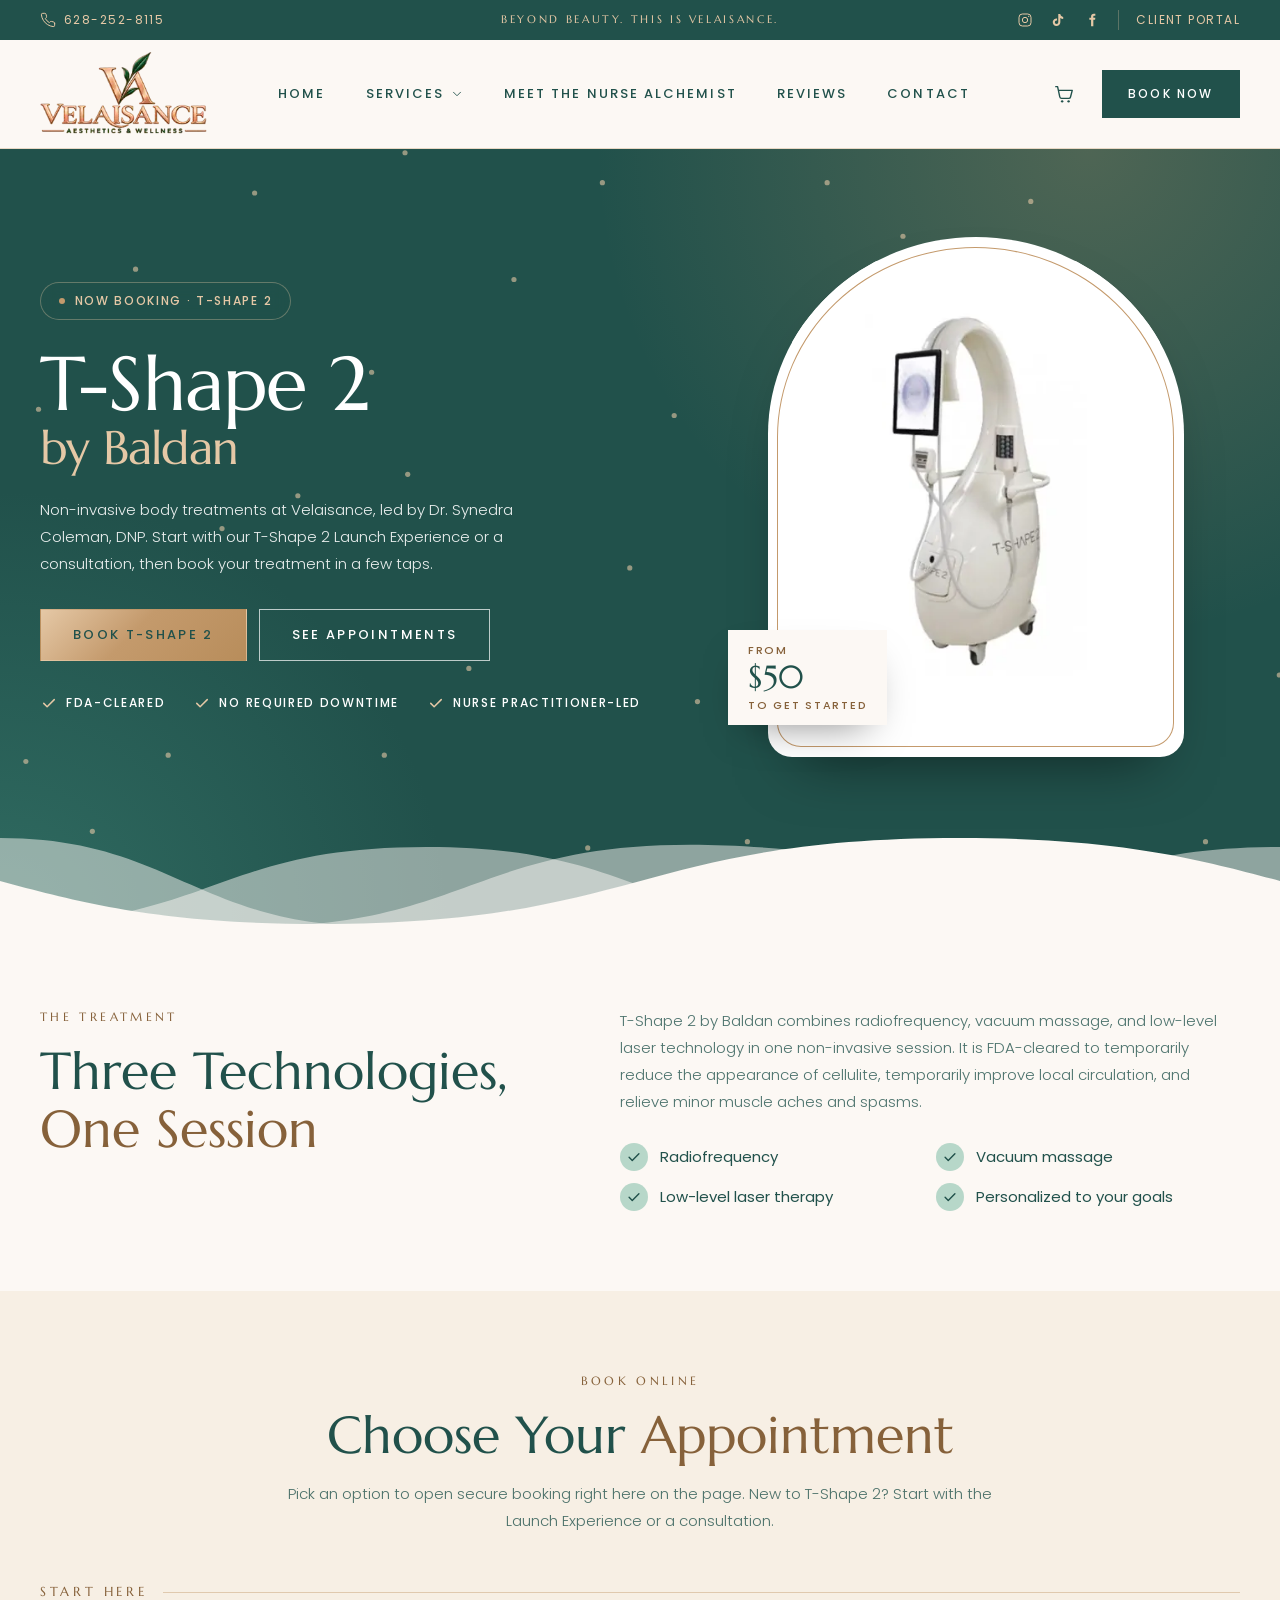
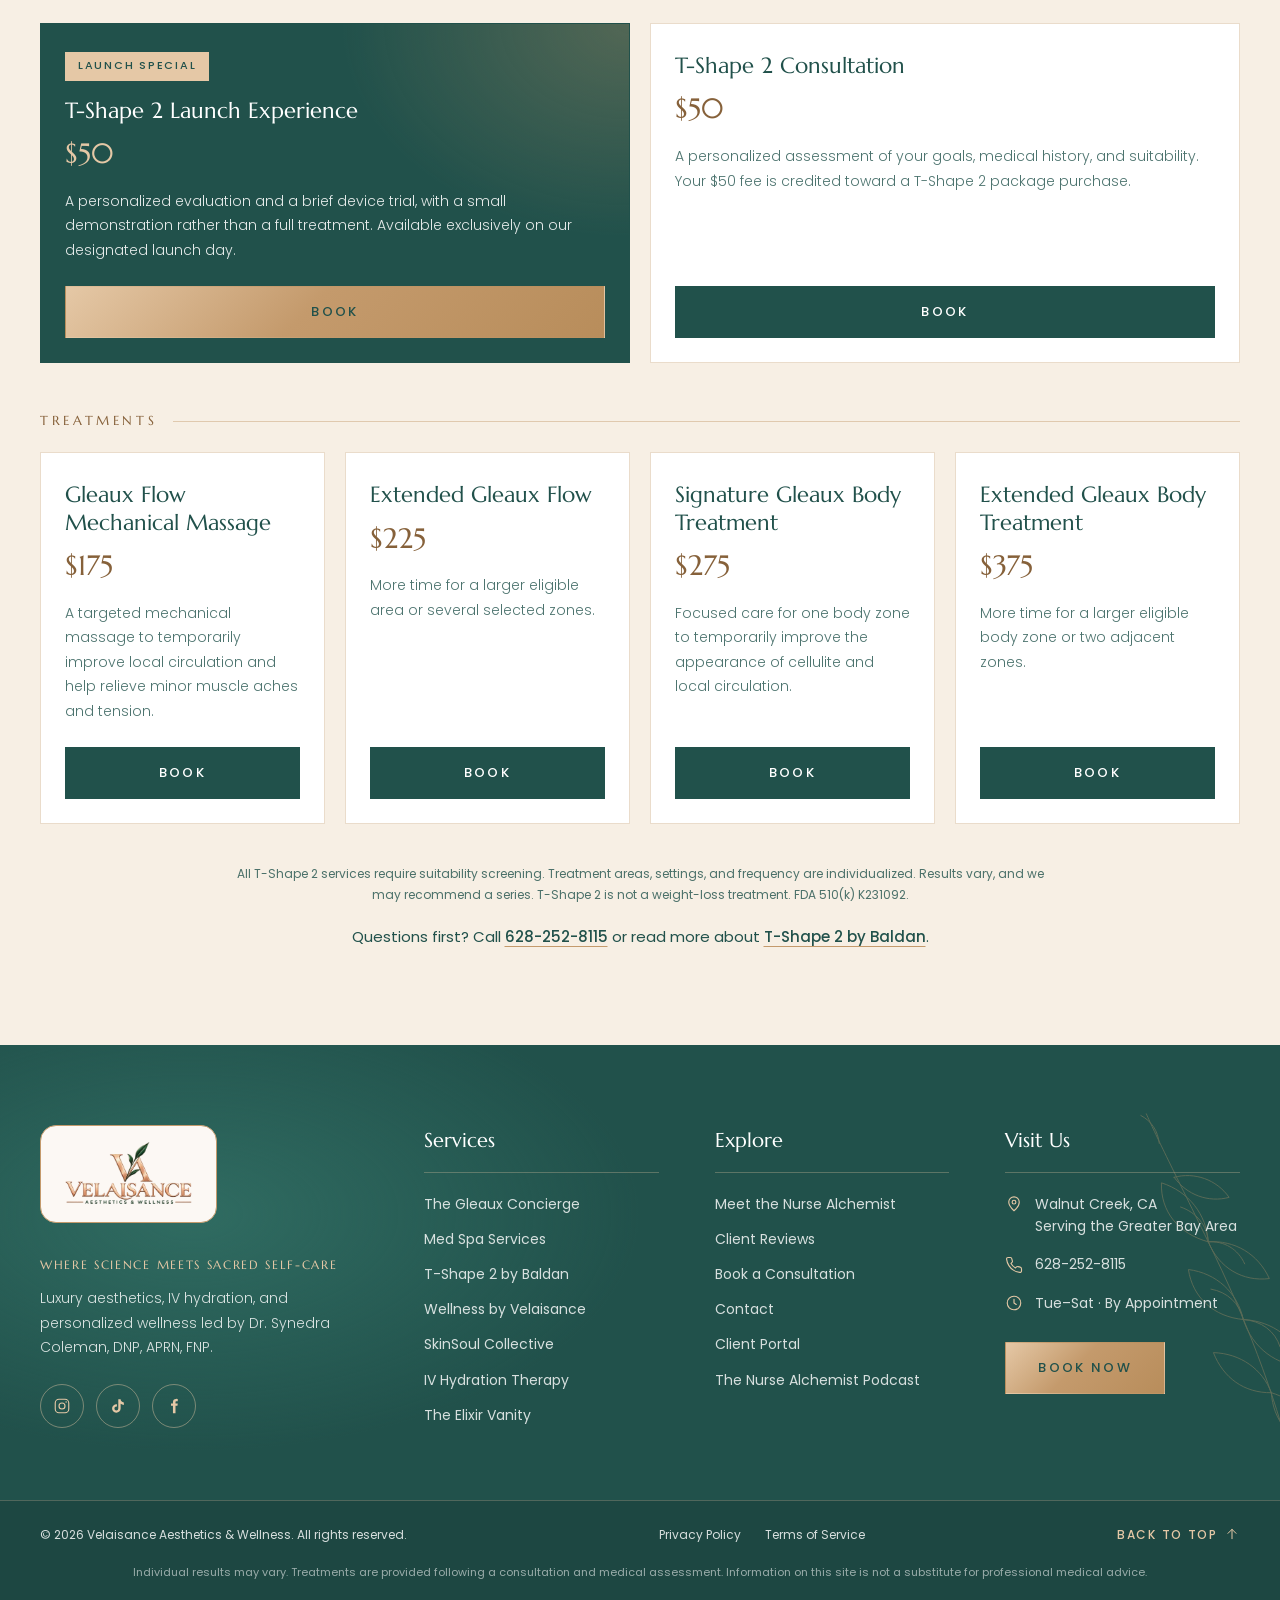
<file: t-shape/index.html>
<!DOCTYPE html>
<html lang="en">
<head>
    <meta charset="UTF-8">
    <meta name="viewport" content="width=device-width, initial-scale=1.0">
    <title>Book T-Shape 2 by Baldan | Velaisance Aesthetics &amp; Wellness</title>
    <meta name="description" content="Book T-Shape 2 by Baldan at Velaisance in Walnut Creek: consultations, the T-Shape 2 Launch Experience, and Gleaux body treatments, with secure online booking.">
    <link rel="icon" type="image/png" href="../images/brand/velaisance-monogram.png">

    <!-- Link preview card. Image + URL must be absolute; update the base URL
         when the site moves to velaisance.com (this page: /t-shape/). -->
    <meta property="og:type" content="website">
    <meta property="og:site_name" content="Velaisance Aesthetics &amp; Wellness">
    <meta property="og:title" content="Book T-Shape 2 by Baldan | Velaisance">
    <meta property="og:description" content="Book T-Shape 2 by Baldan at Velaisance in Walnut Creek: consultations, the T-Shape 2 Launch Experience, and Gleaux body treatments, with secure online booking.">
    <meta property="og:url" content="https://mfebres0919.github.io/Velaisance-Aesthetics-Wellness/t-shape/">
    <meta property="og:image" content="https://mfebres0919.github.io/Velaisance-Aesthetics-Wellness/images/brand/velaisance-share-v3.jpg">
    <meta property="og:image:type" content="image/jpeg">
    <meta property="og:image:width" content="1200">
    <meta property="og:image:height" content="630">
    <meta property="og:image:alt" content="Velaisance Aesthetics &amp; Wellness">
    <meta name="twitter:card" content="summary_large_image">
    <meta name="twitter:title" content="Book T-Shape 2 by Baldan | Velaisance">
    <meta name="twitter:description" content="Book T-Shape 2 by Baldan at Velaisance in Walnut Creek: consultations, the T-Shape 2 Launch Experience, and Gleaux body treatments, with secure online booking.">
    <meta name="twitter:image" content="https://mfebres0919.github.io/Velaisance-Aesthetics-Wellness/images/brand/velaisance-share-v3.jpg">

    <link rel="preload" href="../fonts/marcellus-latin-400-normal.woff2" as="font" type="font/woff2" crossorigin>
    <link rel="preload" href="../fonts/poppins-v24-latin-regular.woff2" as="font" type="font/woff2" crossorigin>

    <link rel="stylesheet" href="../css/global.css">
    <link rel="stylesheet" href="../css/t-shape.css">

    <script src="../javascript/vendor/lenis.min.js" defer></script>
    <script src="../javascript/smooth-scroll.js" defer></script>
    <script src="../javascript/global.js" defer></script>
</head>
<body>
    <a class="skip-link" href="#main">Skip to content</a>

    <!-- ============ Top Bar ============ -->
    <div class="top-bar" role="region" aria-label="Contact and social links">
        <div class="top-bar__inner container">
            <a class="top-bar__phone" href="tel:+16282528115">
                <svg aria-hidden="true" viewBox="0 0 24 24" width="16" height="16"><path fill="none" stroke="currentColor" stroke-width="1.5" stroke-linecap="round" stroke-linejoin="round" d="M22 16.9v3a2 2 0 0 1-2.2 2 19.8 19.8 0 0 1-8.6-3.1 19.5 19.5 0 0 1-6-6A19.8 19.8 0 0 1 2.1 4.2 2 2 0 0 1 4.1 2h3a2 2 0 0 1 2 1.7c.1 1 .4 1.9.7 2.8a2 2 0 0 1-.5 2.1L8 9.9a16 16 0 0 0 6 6l1.3-1.3a2 2 0 0 1 2.1-.4c.9.3 1.8.6 2.8.7a2 2 0 0 1 1.7 2z"/></svg>
                628-252-8115
            </a>
            <div class="top-bar__messages" aria-live="polite">
                <p class="top-bar__message is-active">Beyond Beauty. This Is Velaisance.</p>
                <p class="top-bar__message"><a href="https://open.spotify.com/show/6z1pku0I9zaEbLr1d9MuW4" target="_blank" rel="noopener">&#10022; Listen to The Nurse Alchemist Podcast on Spotify &rarr;</a></p>
            </div>
            <div class="top-bar__links">
                <a class="top-bar__social" href="https://www.instagram.com/">
                    <svg aria-hidden="true" viewBox="0 0 24 24" width="16" height="16"><rect x="3" y="3" width="18" height="18" rx="5" fill="none" stroke="currentColor" stroke-width="1.5"/><circle cx="12" cy="12" r="4" fill="none" stroke="currentColor" stroke-width="1.5"/><circle cx="17.5" cy="6.5" r="1" fill="currentColor"/></svg>
                <span class="visually-hidden">Velaisance on Instagram</span></a>
                <a class="top-bar__social" href="https://www.tiktok.com/">
                    <svg aria-hidden="true" viewBox="0 0 24 24" width="16" height="16"><path fill="currentColor" d="M16.6 5.8A4.3 4.3 0 0 1 15.5 3h-3.1v12.4a2.6 2.6 0 1 1-2.6-2.6c.3 0 .5 0 .8.1V9.7a5.7 5.7 0 1 0 4.9 5.7V9.1a7.3 7.3 0 0 0 4.3 1.4V7.4a4.3 4.3 0 0 1-3.2-1.6z"/></svg>
                <span class="visually-hidden">Velaisance on TikTok</span></a>
                <a class="top-bar__social" href="https://www.facebook.com/">
                    <svg aria-hidden="true" viewBox="0 0 24 24" width="16" height="16"><path fill="currentColor" d="M14 8.5V6.8c0-.8.2-1.3 1.4-1.3H17V2.6a21 21 0 0 0-2.4-.1C12.2 2.5 10.6 4 10.6 6.6v1.9H8v3.2h2.6V21.5H14v-9.8h2.6l.4-3.2z"/></svg>
                <span class="visually-hidden">Velaisance on Facebook</span></a>
                <a class="top-bar__portal" href="../index.html#client-portal">Client Portal</a>
            </div>
        </div>
    </div>

    <!-- ============ Header / Navigation ============ -->
    <header class="site-header" id="site-header">
        <div class="site-header__inner container">
            <a class="site-header__logo" href="../index.html">
                <picture>
                    <source srcset="../images/brand/velaisance-logo-header-m.webp 240w, ../images/brand/velaisance-logo-header.webp 400w" sizes="(min-width: 1100px) 10.5rem, 8rem" type="image/webp">
                    <img src="../images/brand/velaisance-logo-header.png" srcset="../images/brand/velaisance-logo-header-m.png 240w, ../images/brand/velaisance-logo-header.png 400w" sizes="(min-width: 1100px) 10.5rem, 8rem" alt="Velaisance Aesthetics &amp; Wellness" width="400" height="202" decoding="async" fetchpriority="high">
                </picture>
            <span class="visually-hidden">Velaisance Aesthetics &amp; Wellness home</span></a>

            <nav class="site-nav" id="site-nav" aria-label="Main" data-lenis-prevent>
                <ul class="site-nav__list">
                    <li><a class="site-nav__link" href="../index.html#hero" data-section="hero">Home</a></li>
                    <li class="site-nav__item--dropdown">
                        <button class="site-nav__link site-nav__toggle is-current" type="button" data-section="services" aria-expanded="false" aria-controls="services-menu">
                            Services
                            <svg aria-hidden="true" viewBox="0 0 24 24" width="14" height="14"><path fill="none" stroke="currentColor" stroke-width="1.5" stroke-linecap="round" stroke-linejoin="round" d="m6 9 6 6 6-6"/></svg>
                        </button>
                        <ul class="site-nav__dropdown" id="services-menu">
                            <li><a href="../html/service-gleaux-concierge.html">The Gleaux Concierge</a></li>
                            <li><a href="../html/service-med-spa.html">Med Spa Services</a></li>
                            <li><a href="../html/service-t-shape-2.html">T-Shape 2 by Baldan</a></li>
                            <li><a href="../html/service-wellness.html">Wellness by Velaisance</a></li>
                            <li><a href="../html/service-skinsoul.html">SkinSoul Collective</a></li>
                            <li><a href="../html/service-iv-hydration.html">IV Hydration Therapy</a></li>
                            <li><a href="../html/service-elixir-vanity.html">The Elixir Vanity</a></li>
                        </ul>
                    </li>
                    <li><a class="site-nav__link" href="../html/about.html" data-section="about">Meet the Nurse Alchemist</a></li>
                    <li><a class="site-nav__link" href="../html/reviews.html" data-section="reviews">Reviews</a></li>
                    <li><a class="site-nav__link" href="../html/contact.html" data-section="contact">Contact</a></li>
                </ul>
                <div class="site-nav__mobile-extras">
                    <a class="button button--emerald" href="https://book.prospyrmed.com/b212a09e-7ece-4e34-8ebd-a9736c8141d9/select-service?workspaceId=25875597-275b-4d12-b427-3f18097b015f&amp;locationId=57bc5251-1073-4fe5-9a47-7d9fa82c98e7&amp;categoryId=2fb22a71-de3f-44af-840c-d936cde6c6e3" target="_blank" rel="noopener" data-booking>Book a Consultation</a>
                    <a class="site-nav__mobile-phone" href="tel:+16282528115">Call 628-252-8115</a>
                </div>
            </nav>

            <div class="site-header__actions">
                <a class="site-header__icon" href="../html/shop.html">
                    <svg aria-hidden="true" viewBox="0 0 24 24" width="22" height="22"><path fill="none" stroke="currentColor" stroke-width="1.5" stroke-linecap="round" stroke-linejoin="round" d="M3 4h2l2.4 11.2a2 2 0 0 0 2 1.6h7.7a2 2 0 0 0 2-1.5L21 8H6.2"/><circle cx="10" cy="20" r="1.3" fill="currentColor"/><circle cx="17" cy="20" r="1.3" fill="currentColor"/></svg>
                <span class="visually-hidden">Shop The Elixir Vanity</span></a>
                <a class="button button--emerald site-header__book" href="https://book.prospyrmed.com/b212a09e-7ece-4e34-8ebd-a9736c8141d9/select-service?workspaceId=25875597-275b-4d12-b427-3f18097b015f&amp;locationId=57bc5251-1073-4fe5-9a47-7d9fa82c98e7&amp;categoryId=2fb22a71-de3f-44af-840c-d936cde6c6e3" target="_blank" rel="noopener" data-booking>Book Now</a>
                <button class="site-header__menu-toggle" type="button" aria-expanded="false" aria-controls="site-nav" aria-label="Open menu">
                    <span></span><span></span><span></span>
                </button>
            </div>
        </div>
    </header>

    <main id="main">
        <!-- ============ Hero ============ -->
        <section class="ts-hero" aria-labelledby="ts-hero-title">
            <span class="particles particles--light" aria-hidden="true"></span>
            <div class="container ts-hero__inner">
                <div class="ts-hero__copy">
                    <p class="badge"><span class="badge__dot" aria-hidden="true"></span>Now Booking &middot; T-Shape 2</p>
                    <h1 class="ts-hero__title" id="ts-hero-title">T-Shape 2 <em>by Baldan</em></h1>
                    <p class="ts-hero__lead">Non-invasive body treatments at Velaisance, led by Dr.&nbsp;Synedra Coleman, DNP. Start with our T-Shape 2 Launch Experience or a consultation, then book your treatment in a few taps.</p>
                    <div class="ts-hero__actions">
                        <a class="button button--primary button--bounce" href="https://book.prospyrmed.com/b212a09e-7ece-4e34-8ebd-a9736c8141d9/select-service?workspaceId=25875597-275b-4d12-b427-3f18097b015f&amp;locationId=57bc5251-1073-4fe5-9a47-7d9fa82c98e7&amp;categoryId=2fb22a71-de3f-44af-840c-d936cde6c6e3" target="_blank" rel="noopener" data-booking>Book T-Shape 2</a>
                        <a class="button button--ghost" href="#book">See Appointments</a>
                    </div>
                    <ul class="ts-hero__points">
                        <li><svg aria-hidden="true" viewBox="0 0 24 24" width="18" height="18"><path d="m5 12.5 4.5 4.5L19 7.5"/></svg>FDA-cleared</li>
                        <li><svg aria-hidden="true" viewBox="0 0 24 24" width="18" height="18"><path d="m5 12.5 4.5 4.5L19 7.5"/></svg>No required downtime</li>
                        <li><svg aria-hidden="true" viewBox="0 0 24 24" width="18" height="18"><path d="m5 12.5 4.5 4.5L19 7.5"/></svg>Nurse practitioner-led</li>
                    </ul>
                </div>

                <div class="ts-hero__visual">
                    <div class="ts-hero__frame">
                        <picture>
                            <source srcset="../images/services/service-t-shape-2-m.webp 480w, ../images/services/service-t-shape-2.webp 554w" sizes="(min-width: 1024px) 26rem, 80vw" type="image/webp">
                            <img src="../images/services/service-t-shape-2.jpg" srcset="../images/services/service-t-shape-2-m.jpg 480w, ../images/services/service-t-shape-2.jpg 554w" sizes="(min-width: 1024px) 26rem, 80vw" alt="The T-Shape 2 by Baldan treatment device" width="554" height="692" fetchpriority="high">
                        </picture>
                    </div>
                    <p class="ts-hero__chip"><span>From</span> $50 <small>to get started</small></p>
                </div>
            </div>
            <div class="section-divider section-divider--banner" aria-hidden="true">
                <svg viewBox="0 0 1000 100" preserveAspectRatio="none" width="1000" height="100"><g fill="currentColor"><path d="M0 1v99c134.3 0 153.7-99 296-99H0Z" opacity=".5"/><path d="M1000 4v86C833.3 90 833.3 3.6 666.7 3.6S500 90 333.3 90 166.7 4 0 4h1000Z" opacity=".5"/><path d="M617 1v86C372 119 384 1 196 1h421Z" opacity=".5"/><path d="M1000 0H0v52C62.5 28 125 4 250 4c250 0 250 96 500 96 125 0 187.5-24 250-48V0Z"/></g></svg>
            </div>
        </section>

        <!-- ============ Overview (kept short on purpose) ============ -->
        <section class="ts-about" aria-labelledby="ts-about-title">
            <div class="container ts-about__inner">
                <div>
                    <p class="eyebrow ts-eyebrow">The Treatment</p>
                    <h2 class="section-title" id="ts-about-title">Three Technologies, <em>One Session</em></h2>
                </div>
                <div>
                    <p class="section-intro">T-Shape 2 by Baldan combines radiofrequency, vacuum massage, and low-level laser technology in one non-invasive session. It is FDA-cleared to temporarily reduce the appearance of cellulite, temporarily improve local circulation, and relieve minor muscle aches and spasms.</p>
                    <ul class="ts-checks">
                        <li><svg aria-hidden="true" viewBox="0 0 24 24" width="18" height="18"><path d="m5 12.5 4.5 4.5L19 7.5"/></svg>Radiofrequency</li>
                        <li><svg aria-hidden="true" viewBox="0 0 24 24" width="18" height="18"><path d="m5 12.5 4.5 4.5L19 7.5"/></svg>Vacuum massage</li>
                        <li><svg aria-hidden="true" viewBox="0 0 24 24" width="18" height="18"><path d="m5 12.5 4.5 4.5L19 7.5"/></svg>Low-level laser therapy</li>
                        <li><svg aria-hidden="true" viewBox="0 0 24 24" width="18" height="18"><path d="m5 12.5 4.5 4.5L19 7.5"/></svg>Personalized to your goals</li>
                    </ul>
                </div>
            </div>
        </section>

        <!-- ============ Booking ============
             Prices and wording come from her Prospyr T-Shape 2 booking page
             (checked Oct 31, 2026). If she changes them there, update here. -->
        <section class="ts-book" id="book" aria-labelledby="ts-book-title">
            <div class="container">
                <div class="ts-book__head">
                    <p class="eyebrow ts-eyebrow">Book Online</p>
                    <h2 class="section-title" id="ts-book-title">Choose Your <em>Appointment</em></h2>
                    <p class="section-intro">Pick an option to open secure booking right here on the page. New to T-Shape 2? Start with the Launch Experience or a consultation.</p>
                </div>

                <p class="ts-book__group">Start Here</p>
                <ul class="ts-options ts-options--two">
                    <li class="ts-option ts-option--feature">
                        <p class="ts-option__flag">Launch Special</p>
                        <h3 class="ts-option__name">T-Shape 2 Launch Experience</h3>
                        <p class="ts-option__price">$50</p>
                        <p class="ts-option__text">A personalized evaluation and a brief device trial, with a small demonstration rather than a full treatment. Available exclusively on our designated launch day.</p>
                        <a class="button button--primary ts-option__btn" href="https://book.prospyrmed.com/b212a09e-7ece-4e34-8ebd-a9736c8141d9/select-service?workspaceId=25875597-275b-4d12-b427-3f18097b015f&amp;locationId=57bc5251-1073-4fe5-9a47-7d9fa82c98e7&amp;categoryId=2fb22a71-de3f-44af-840c-d936cde6c6e3" target="_blank" rel="noopener" data-booking>Book<span class="visually-hidden"> T-Shape 2 Launch Experience</span></a>
                    </li>
                    <li class="ts-option">
                        <h3 class="ts-option__name">T-Shape 2 Consultation</h3>
                        <p class="ts-option__price">$50</p>
                        <p class="ts-option__text">A personalized assessment of your goals, medical history, and suitability. Your $50 fee is credited toward a T-Shape 2 package purchase.</p>
                        <a class="button button--emerald ts-option__btn" href="https://book.prospyrmed.com/b212a09e-7ece-4e34-8ebd-a9736c8141d9/select-service?workspaceId=25875597-275b-4d12-b427-3f18097b015f&amp;locationId=57bc5251-1073-4fe5-9a47-7d9fa82c98e7&amp;categoryId=2fb22a71-de3f-44af-840c-d936cde6c6e3" target="_blank" rel="noopener" data-booking>Book<span class="visually-hidden"> T-Shape 2 Consultation</span></a>
                    </li>
                </ul>

                <p class="ts-book__group">Treatments</p>
                <ul class="ts-options">
                    <li class="ts-option">
                        <h3 class="ts-option__name">Gleaux Flow Mechanical Massage</h3>
                        <p class="ts-option__price">$175</p>
                        <p class="ts-option__text">A targeted mechanical massage to temporarily improve local circulation and help relieve minor muscle aches and tension.</p>
                        <a class="button button--emerald ts-option__btn" href="https://book.prospyrmed.com/b212a09e-7ece-4e34-8ebd-a9736c8141d9/select-service?workspaceId=25875597-275b-4d12-b427-3f18097b015f&amp;locationId=57bc5251-1073-4fe5-9a47-7d9fa82c98e7&amp;categoryId=2fb22a71-de3f-44af-840c-d936cde6c6e3" target="_blank" rel="noopener" data-booking>Book<span class="visually-hidden"> Gleaux Flow Mechanical Massage</span></a>
                    </li>
                    <li class="ts-option">
                        <h3 class="ts-option__name">Extended Gleaux Flow</h3>
                        <p class="ts-option__price">$225</p>
                        <p class="ts-option__text">More time for a larger eligible area or several selected zones.</p>
                        <a class="button button--emerald ts-option__btn" href="https://book.prospyrmed.com/b212a09e-7ece-4e34-8ebd-a9736c8141d9/select-service?workspaceId=25875597-275b-4d12-b427-3f18097b015f&amp;locationId=57bc5251-1073-4fe5-9a47-7d9fa82c98e7&amp;categoryId=2fb22a71-de3f-44af-840c-d936cde6c6e3" target="_blank" rel="noopener" data-booking>Book<span class="visually-hidden"> Extended Gleaux Flow</span></a>
                    </li>
                    <li class="ts-option">
                        <h3 class="ts-option__name">Signature Gleaux Body Treatment</h3>
                        <p class="ts-option__price">$275</p>
                        <p class="ts-option__text">Focused care for one body zone to temporarily improve the appearance of cellulite and local circulation.</p>
                        <a class="button button--emerald ts-option__btn" href="https://book.prospyrmed.com/b212a09e-7ece-4e34-8ebd-a9736c8141d9/select-service?workspaceId=25875597-275b-4d12-b427-3f18097b015f&amp;locationId=57bc5251-1073-4fe5-9a47-7d9fa82c98e7&amp;categoryId=2fb22a71-de3f-44af-840c-d936cde6c6e3" target="_blank" rel="noopener" data-booking>Book<span class="visually-hidden"> Signature Gleaux Body Treatment</span></a>
                    </li>
                    <li class="ts-option">
                        <h3 class="ts-option__name">Extended Gleaux Body Treatment</h3>
                        <p class="ts-option__price">$375</p>
                        <p class="ts-option__text">More time for a larger eligible body zone or two adjacent zones.</p>
                        <a class="button button--emerald ts-option__btn" href="https://book.prospyrmed.com/b212a09e-7ece-4e34-8ebd-a9736c8141d9/select-service?workspaceId=25875597-275b-4d12-b427-3f18097b015f&amp;locationId=57bc5251-1073-4fe5-9a47-7d9fa82c98e7&amp;categoryId=2fb22a71-de3f-44af-840c-d936cde6c6e3" target="_blank" rel="noopener" data-booking>Book<span class="visually-hidden"> Extended Gleaux Body Treatment</span></a>
                    </li>
                </ul>

                <p class="ts-fineprint">All T-Shape 2 services require suitability screening. Treatment areas, settings, and frequency are individualized. Results vary, and we may recommend a series. T-Shape 2 is not a weight-loss treatment. FDA 510(k) K231092.</p>

                <p class="ts-book__call">Questions first? Call <a href="tel:+16282528115">628-252-8115</a> or read more about <a href="../html/service-t-shape-2.html">T-Shape 2 by Baldan</a>.</p>
            </div>
        </section>
    </main>

    <!-- ============ Footer ============ -->
    <footer class="site-footer">

        <div class="site-footer__inner container">
            <div class="site-footer__brand">
                <a class="site-footer__logo" href="../index.html">
                    <picture>
                        <source srcset="../images/brand/velaisance-logo.webp" type="image/webp">
                        <img src="../images/brand/velaisance-logo.png" alt="Velaisance Aesthetics &amp; Wellness" width="360" height="182" loading="lazy" decoding="async">
                    </picture>
                <span class="visually-hidden">Velaisance Aesthetics &amp; Wellness home</span></a>
                <p class="site-footer__tagline">Where Science Meets Sacred Self-Care</p>
                <p class="site-footer__about">
                    Luxury aesthetics, IV hydration, and personalized wellness led by Dr.&nbsp;Synedra Coleman, DNP, APRN, FNP.
                </p>
                <ul class="site-footer__social" aria-label="Social media">
                    <li><a href="https://www.instagram.com/"><svg aria-hidden="true" viewBox="0 0 24 24" width="18" height="18"><rect x="3" y="3" width="18" height="18" rx="5" fill="none" stroke="currentColor" stroke-width="1.5"/><circle cx="12" cy="12" r="4" fill="none" stroke="currentColor" stroke-width="1.5"/><circle cx="17.5" cy="6.5" r="1" fill="currentColor"/></svg><span class="visually-hidden">Velaisance on Instagram</span></a></li>
                    <li><a href="https://www.tiktok.com/"><svg aria-hidden="true" viewBox="0 0 24 24" width="18" height="18"><path fill="currentColor" d="M16.6 5.8A4.3 4.3 0 0 1 15.5 3h-3.1v12.4a2.6 2.6 0 1 1-2.6-2.6c.3 0 .5 0 .8.1V9.7a5.7 5.7 0 1 0 4.9 5.7V9.1a7.3 7.3 0 0 0 4.3 1.4V7.4a4.3 4.3 0 0 1-3.2-1.6z"/></svg><span class="visually-hidden">Velaisance on TikTok</span></a></li>
                    <li><a href="https://www.facebook.com/"><svg aria-hidden="true" viewBox="0 0 24 24" width="18" height="18"><path fill="currentColor" d="M14 8.5V6.8c0-.8.2-1.3 1.4-1.3H17V2.6a21 21 0 0 0-2.4-.1C12.2 2.5 10.6 4 10.6 6.6v1.9H8v3.2h2.6V21.5H14v-9.8h2.6l.4-3.2z"/></svg><span class="visually-hidden">Velaisance on Facebook</span></a></li>
                </ul>
            </div>

            <nav class="site-footer__col" aria-label="Services">
                <h2 class="site-footer__heading">Services</h2>
                <ul class="site-footer__links">
                    <li><a href="../html/service-gleaux-concierge.html">The Gleaux Concierge</a></li>
                    <li><a href="../html/service-med-spa.html">Med Spa Services</a></li>
                            <li><a href="../html/service-t-shape-2.html">T-Shape 2 by Baldan</a></li>
                    <li><a href="../html/service-wellness.html">Wellness by Velaisance</a></li>
                    <li><a href="../html/service-skinsoul.html">SkinSoul Collective</a></li>
                    <li><a href="../html/service-iv-hydration.html">IV Hydration Therapy</a></li>
                    <li><a href="../html/service-elixir-vanity.html">The Elixir Vanity</a></li>
                </ul>
            </nav>

            <nav class="site-footer__col" aria-label="Explore">
                <h2 class="site-footer__heading">Explore</h2>
                <ul class="site-footer__links">
                    <li><a href="../html/about.html">Meet the Nurse Alchemist</a></li>
                    <li><a href="../html/reviews.html">Client Reviews</a></li>
                    <li><a href="https://book.prospyrmed.com/b212a09e-7ece-4e34-8ebd-a9736c8141d9/select-service?workspaceId=25875597-275b-4d12-b427-3f18097b015f&amp;locationId=57bc5251-1073-4fe5-9a47-7d9fa82c98e7&amp;categoryId=2fb22a71-de3f-44af-840c-d936cde6c6e3" target="_blank" rel="noopener" data-booking>Book a Consultation</a></li>
                    <li><a href="../html/contact.html">Contact</a></li>
                    <li><a href="../index.html#client-portal">Client Portal</a></li>
                    <li><a href="https://open.spotify.com/show/6z1pku0I9zaEbLr1d9MuW4" target="_blank" rel="noopener">The Nurse Alchemist Podcast</a></li>
                </ul>
            </nav>

            <div class="site-footer__col">
                <h2 class="site-footer__heading">Visit Us</h2>
                <ul class="site-footer__contact">
                    <li>
                        <svg aria-hidden="true" viewBox="0 0 24 24" width="18" height="18"><path d="M12 21s-7-6.2-7-11.5a7 7 0 0 1 14 0C19 14.8 12 21 12 21z"/><circle cx="12" cy="9.5" r="2.5"/></svg>
                        <span>Walnut Creek, CA<br>Serving the Greater Bay Area</span>
                    </li>
                    <li>
                        <svg aria-hidden="true" viewBox="0 0 24 24" width="18" height="18"><path d="M22 16.9v3a2 2 0 0 1-2.2 2 19.8 19.8 0 0 1-8.6-3.1 19.5 19.5 0 0 1-6-6A19.8 19.8 0 0 1 2.1 4.2 2 2 0 0 1 4.1 2h3a2 2 0 0 1 2 1.7c.1 1 .4 1.9.7 2.8a2 2 0 0 1-.5 2.1L8 9.9a16 16 0 0 0 6 6l1.3-1.3a2 2 0 0 1 2.1-.4c.9.3 1.8.6 2.8.7a2 2 0 0 1 1.7 2z"/></svg>
                        <a href="tel:+16282528115">628-252-8115</a>
                    </li>
                    <li>
                        <svg aria-hidden="true" viewBox="0 0 24 24" width="18" height="18"><circle cx="12" cy="12" r="9"/><path d="M12 7v5l3 2"/></svg>
                        <!-- PLACEHOLDER hours: confirm with client -->
                        <span>Tue&ndash;Sat &middot; By Appointment</span>
                    </li>
                </ul>
                <a class="button button--primary site-footer__book" href="https://book.prospyrmed.com/b212a09e-7ece-4e34-8ebd-a9736c8141d9/select-service?workspaceId=25875597-275b-4d12-b427-3f18097b015f&amp;locationId=57bc5251-1073-4fe5-9a47-7d9fa82c98e7&amp;categoryId=2fb22a71-de3f-44af-840c-d936cde6c6e3" target="_blank" rel="noopener" data-booking>Book Now</a>
            </div>
        </div>

        <div class="site-footer__bottom">
            <div class="site-footer__bottom-inner container">
                <p>&copy; <span id="footer-year">2026</span> Velaisance Aesthetics &amp; Wellness. All rights reserved.</p>
                <ul class="site-footer__legal">
                    <li><a href="../index.html#privacy">Privacy Policy</a></li>
                    <li><a href="../index.html#terms">Terms of Service</a></li>
                </ul>
                <a class="site-footer__top" href="#main">
                    Back to Top
                    <svg aria-hidden="true" viewBox="0 0 24 24" width="16" height="16"><path d="M12 19V5M6 11l6-6 6 6"/></svg>
                </a>
            </div>
            <p class="site-footer__disclaimer container">
                Individual results may vary. Treatments are provided following a consultation and medical assessment. Information on this site is not a substitute for professional medical advice.
            </p>
        </div>
    </footer>

    <!-- Back to top: appears after the first screen; the ring fills as you scroll (global.js) -->
    <button class="to-top" id="to-top" type="button" aria-label="Back to top">
        <svg class="to-top__ring" viewBox="0 0 36 36" aria-hidden="true">
            <circle class="to-top__track" cx="18" cy="18" r="16.5" pathLength="100"/>
            <circle class="to-top__fill" cx="18" cy="18" r="16.5" pathLength="100"/>
        </svg>
        <svg class="to-top__arrow" viewBox="0 0 24 24" width="20" height="20" aria-hidden="true"><path d="M12 19V5M5 12l7-7 7 7"/></svg>
    </button>

    <!-- ============ Booking modal (Prospyr) ============
         Every [data-booking] link opens this. The iframe only loads on first open.
         Without JavaScript, the links fall back to opening Prospyr in a new tab. -->
    <dialog class="booking-modal" id="booking-modal" aria-labelledby="booking-modal-title">
        <div class="booking-modal__panel">
            <header class="booking-modal__header">
                <div class="booking-modal__brand">
                    <picture><source srcset="../images/brand/velaisance-monogram-80.webp" type="image/webp"><img src="../images/brand/velaisance-monogram-80.png" alt="" width="40" height="38" loading="lazy" decoding="async"></picture>
                    <div>
                        <h2 class="booking-modal__title" id="booking-modal-title">Book T-Shape 2</h2>
                        <p class="booking-modal__subtitle">Secure online booking &middot; Velaisance Aesthetics &amp; Wellness</p>
                    </div>
                </div>
                <div class="booking-modal__actions">
                    <a class="booking-modal__newtab" href="https://book.prospyrmed.com/b212a09e-7ece-4e34-8ebd-a9736c8141d9/select-service?workspaceId=25875597-275b-4d12-b427-3f18097b015f&amp;locationId=57bc5251-1073-4fe5-9a47-7d9fa82c98e7&amp;categoryId=2fb22a71-de3f-44af-840c-d936cde6c6e3" target="_blank" rel="noopener">
                        Open in new tab
                        <svg aria-hidden="true" viewBox="0 0 24 24" width="14" height="14"><path d="M7 17 17 7M9 7h8v8"/></svg>
                    </a>
                    <button class="booking-modal__close" type="button" aria-label="Close booking">
                        <svg aria-hidden="true" viewBox="0 0 24 24" width="20" height="20"><path d="M6 6l12 12M18 6 6 18"/></svg>
                    </button>
                </div>
            </header>

            <div class="booking-modal__body">
                <div class="booking-modal__loader" aria-hidden="true">
                    <span class="booking-modal__spinner"></span>
                    <p>Loading available appointments&hellip;</p>
                </div>
                <iframe class="booking-modal__frame" title="Book a T-Shape 2 appointment with Velaisance" data-src="https://book.prospyrmed.com/b212a09e-7ece-4e34-8ebd-a9736c8141d9/select-service?workspaceId=25875597-275b-4d12-b427-3f18097b015f&amp;locationId=57bc5251-1073-4fe5-9a47-7d9fa82c98e7&amp;categoryId=2fb22a71-de3f-44af-840c-d936cde6c6e3" allow="payment" loading="lazy"></iframe>
            </div>
        </div>
    </dialog>




    
</body>
</html>
</file>
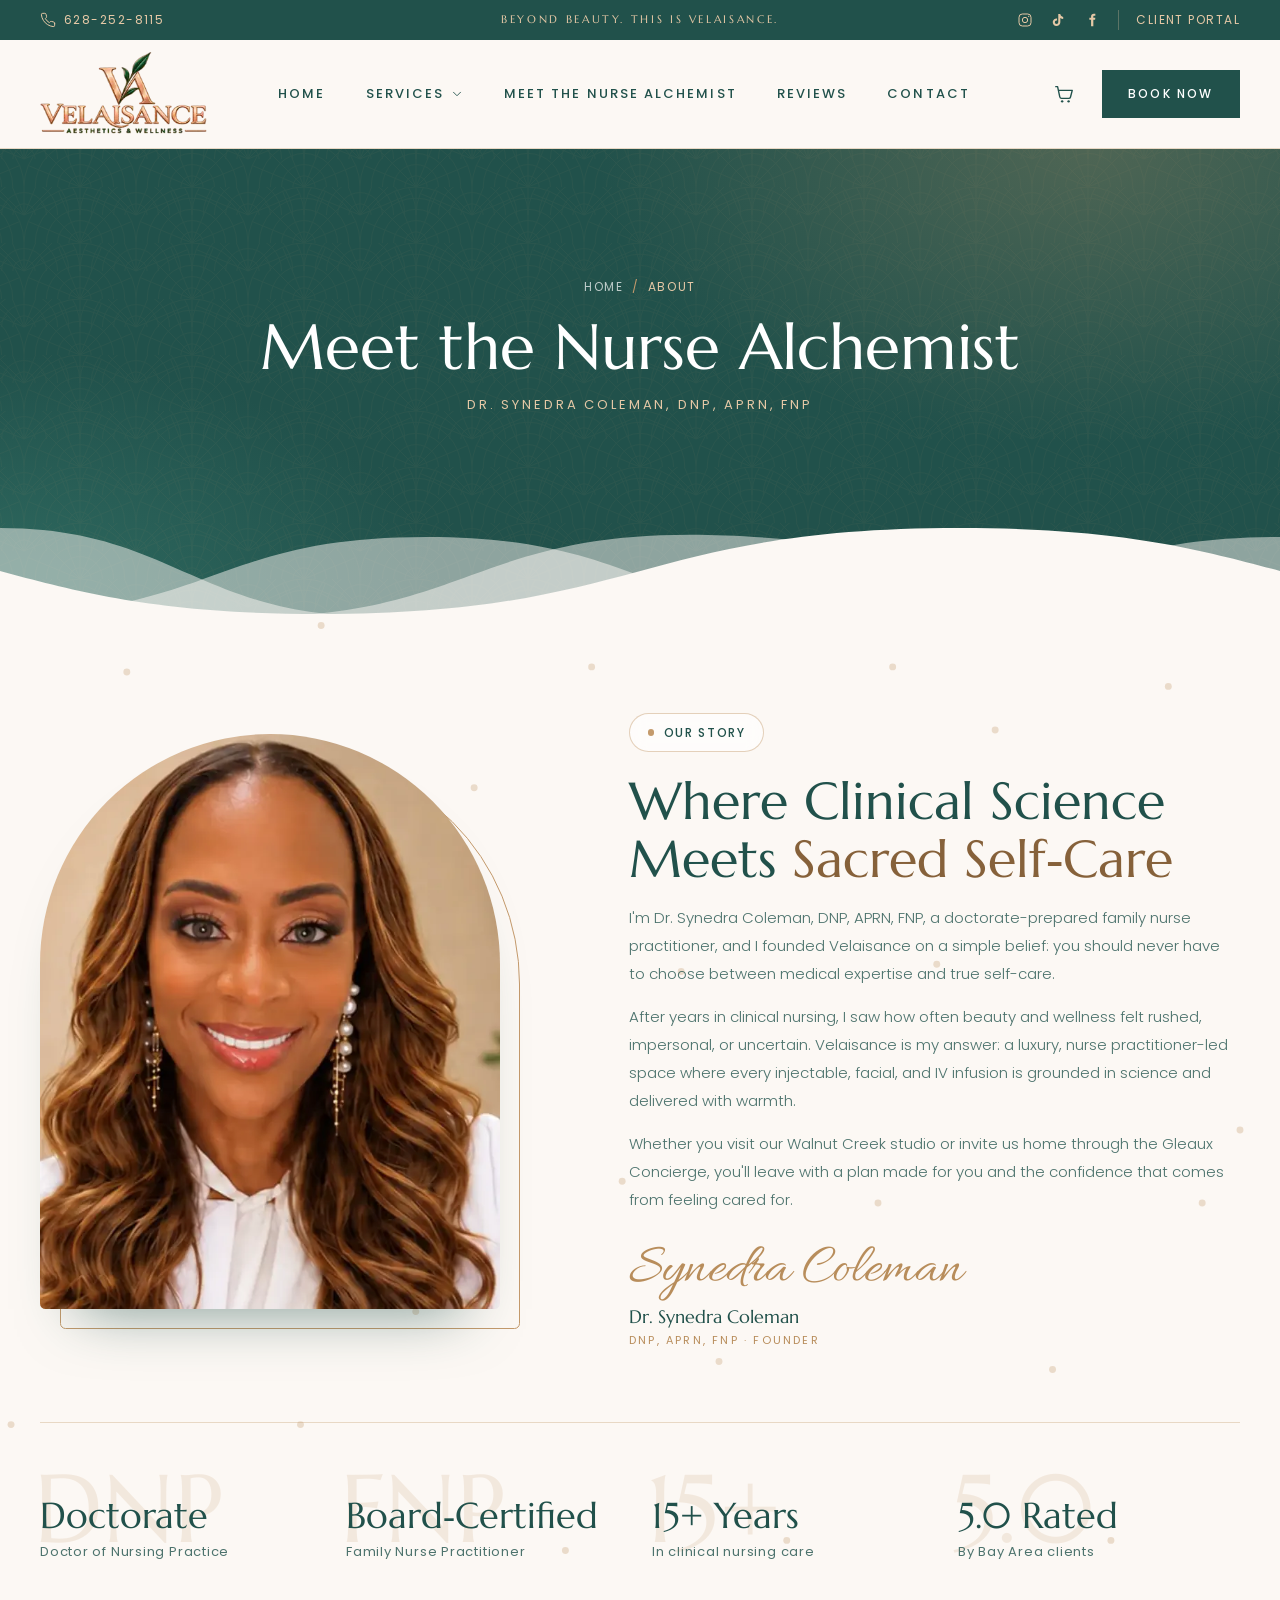
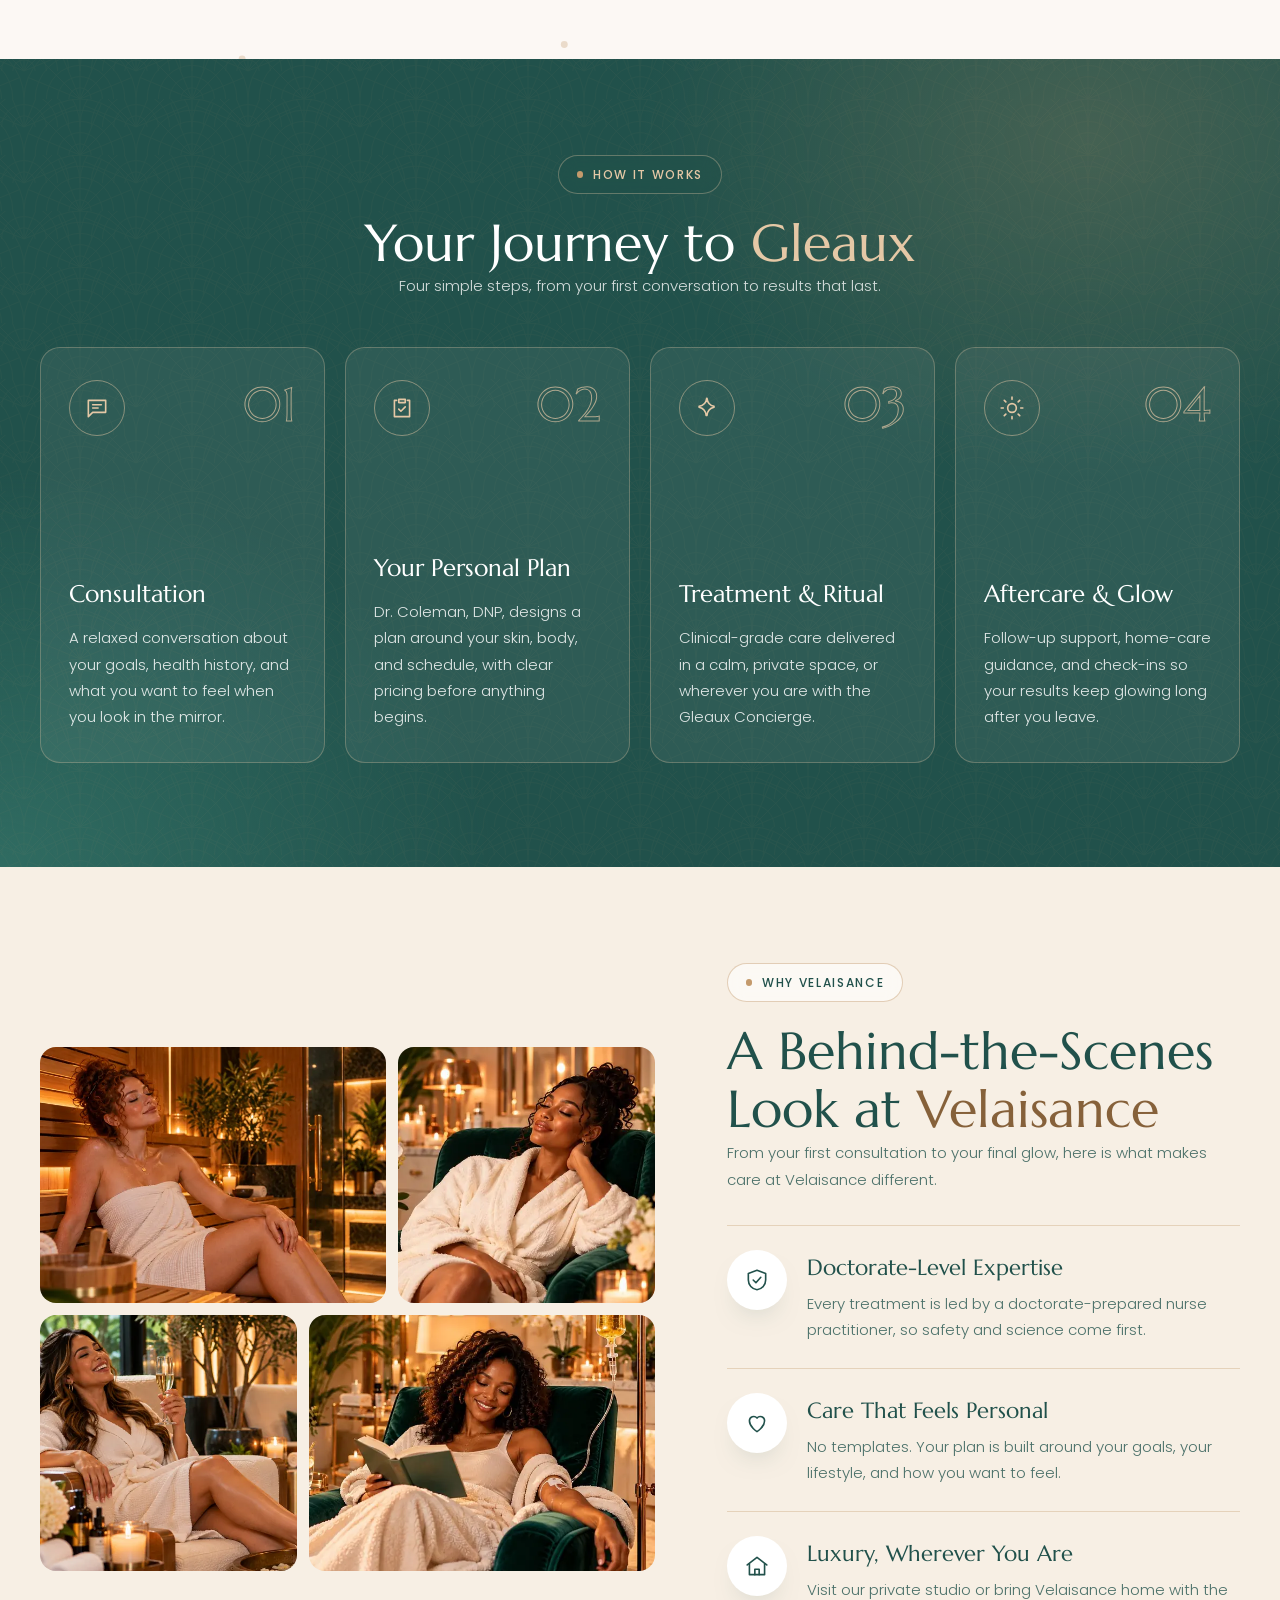
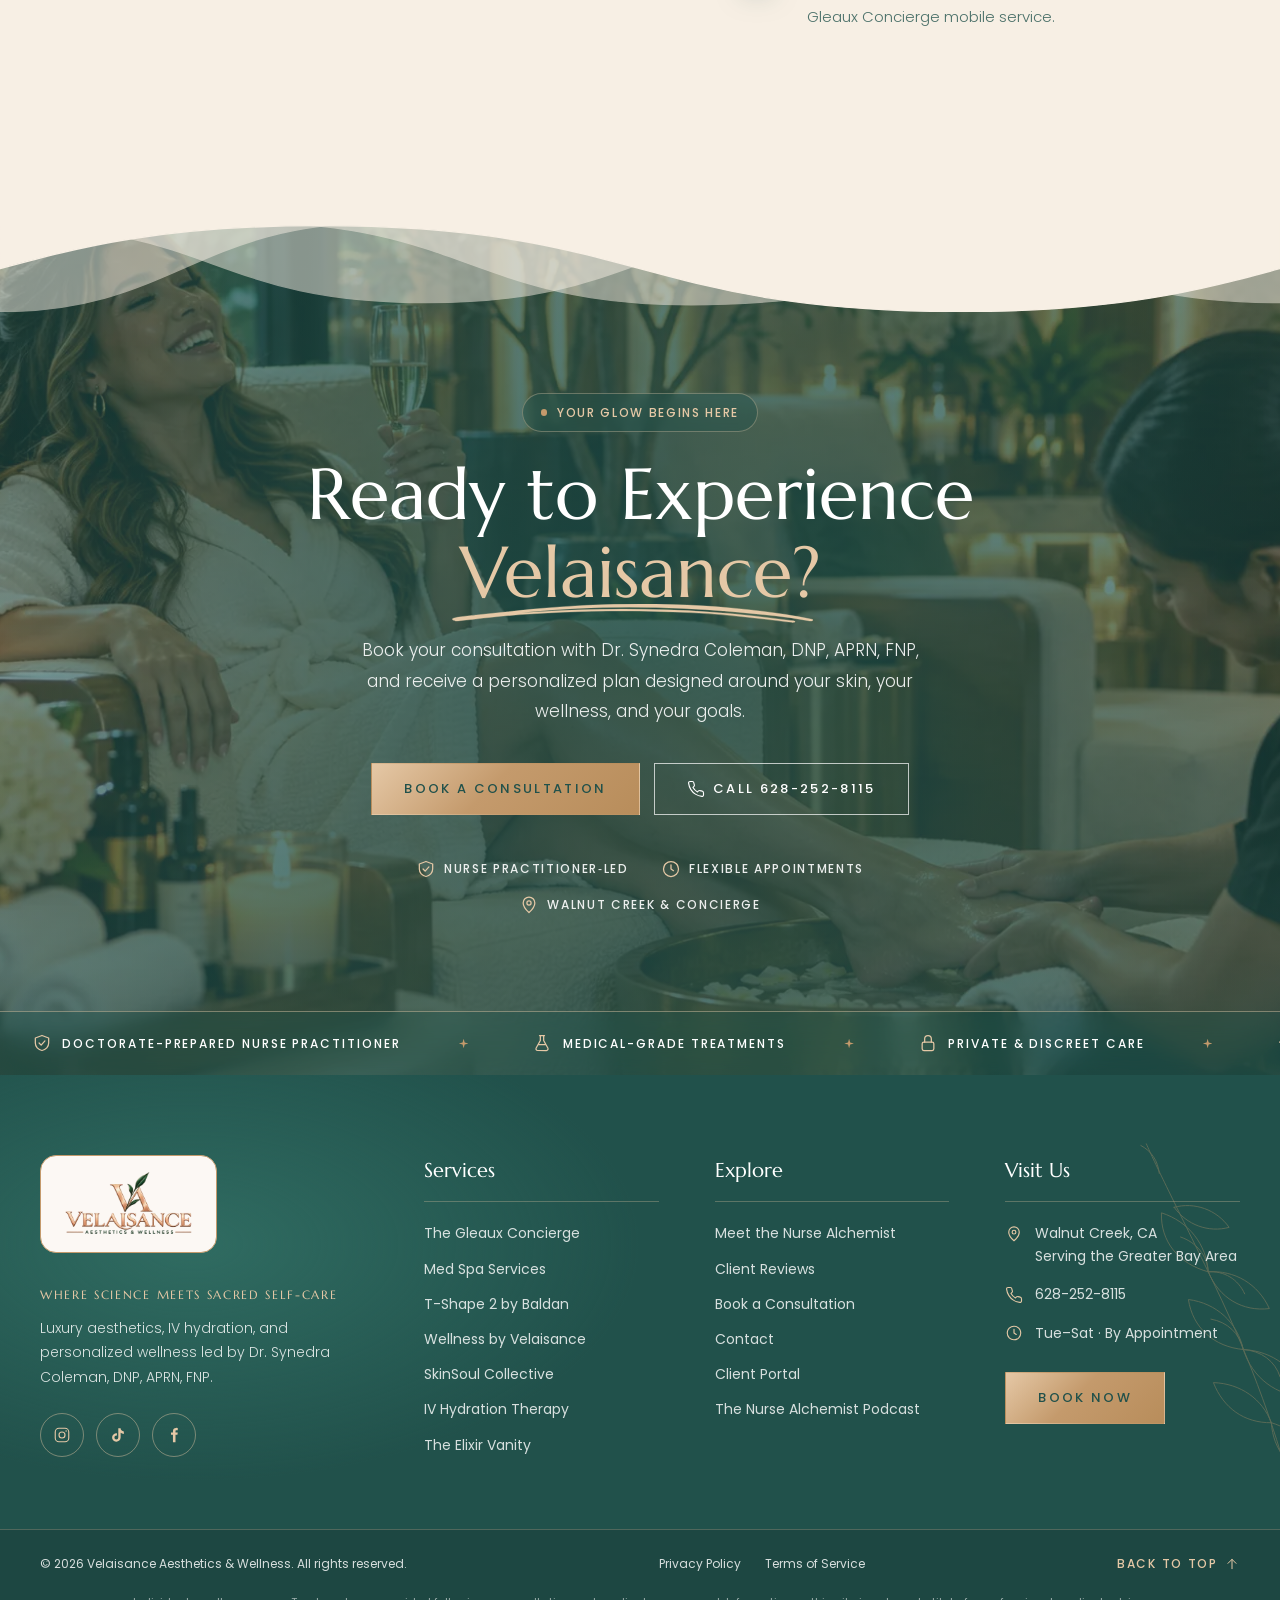
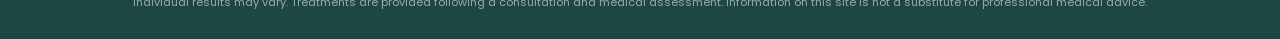
<file: html/about.html>
<!DOCTYPE html>
<html lang="en">
<head>
    <meta charset="UTF-8">
    <meta name="viewport" content="width=device-width, initial-scale=1.0">
    <title>About Dr. Synedra Coleman, DNP, APRN, FNP | Velaisance</title>
    <meta name="description" content="Meet Dr. Synedra Coleman, DNP, APRN, FNP, the nurse practitioner behind Velaisance Aesthetics &amp; Wellness in Walnut Creek.">
    <link rel="icon" type="image/png" href="../images/brand/velaisance-monogram.png">

    <!-- Link preview card (iMessage, Facebook, LinkedIn, Slack, X).
         Image + URL must be absolute; update the base URL if the site moves to her own domain. -->
    <meta property="og:type" content="website">
    <meta property="og:site_name" content="Velaisance Aesthetics &amp; Wellness">
    <meta property="og:title" content="About Dr. Synedra Coleman, DNP, APRN, FNP | Velaisance">
    <meta property="og:description" content="Meet Dr. Synedra Coleman, DNP, APRN, FNP, the nurse practitioner behind Velaisance Aesthetics &amp; Wellness in Walnut Creek.">
    <meta property="og:url" content="https://mfebres0919.github.io/Velaisance-Aesthetics-Wellness/html/about.html">
    <meta property="og:image" content="https://mfebres0919.github.io/Velaisance-Aesthetics-Wellness/images/brand/velaisance-share-v3.jpg">
    <meta property="og:image:secure_url" content="https://mfebres0919.github.io/Velaisance-Aesthetics-Wellness/images/brand/velaisance-share-v3.jpg">
    <meta property="og:image:type" content="image/jpeg">
    <meta property="og:image:width" content="1200">
    <meta property="og:image:height" content="630">
    <meta property="og:image:alt" content="Velaisance homepage: Where Science Meets Sacred Self-Care">
    <meta name="twitter:card" content="summary_large_image">
    <meta name="twitter:title" content="About Dr. Synedra Coleman, DNP, APRN, FNP | Velaisance">
    <meta name="twitter:description" content="Meet Dr. Synedra Coleman, DNP, APRN, FNP, the nurse practitioner behind Velaisance Aesthetics &amp; Wellness in Walnut Creek.">
    <meta name="twitter:image" content="https://mfebres0919.github.io/Velaisance-Aesthetics-Wellness/images/brand/velaisance-share-v3.jpg">

    <link rel="preload" href="../fonts/marcellus-latin-400-normal.woff2" as="font" type="font/woff2" crossorigin>
    <link rel="preload" href="../fonts/poppins-v24-latin-regular.woff2" as="font" type="font/woff2" crossorigin>

    <link rel="stylesheet" href="../css/global.css">
    <link rel="stylesheet" href="../css/about.css">

    <script src="../javascript/vendor/lenis.min.js" defer></script>
    <script src="../javascript/smooth-scroll.js" defer></script>
    <script src="../javascript/global.js" defer></script>
</head>
<body>
    <a class="skip-link" href="#main">Skip to content</a>

    <!-- ============ Top Bar ============ -->
    <div class="top-bar" role="region" aria-label="Contact and social links">
        <div class="top-bar__inner container">
            <a class="top-bar__phone" href="tel:+16282528115">
                <svg aria-hidden="true" viewBox="0 0 24 24" width="16" height="16"><path fill="none" stroke="currentColor" stroke-width="1.5" stroke-linecap="round" stroke-linejoin="round" d="M22 16.9v3a2 2 0 0 1-2.2 2 19.8 19.8 0 0 1-8.6-3.1 19.5 19.5 0 0 1-6-6A19.8 19.8 0 0 1 2.1 4.2 2 2 0 0 1 4.1 2h3a2 2 0 0 1 2 1.7c.1 1 .4 1.9.7 2.8a2 2 0 0 1-.5 2.1L8 9.9a16 16 0 0 0 6 6l1.3-1.3a2 2 0 0 1 2.1-.4c.9.3 1.8.6 2.8.7a2 2 0 0 1 1.7 2z"/></svg>
                628-252-8115
            </a>
            <div class="top-bar__messages" aria-live="polite">
                <p class="top-bar__message is-active">Beyond Beauty. This Is Velaisance.</p>
                <p class="top-bar__message"><a href="https://open.spotify.com/show/6z1pku0I9zaEbLr1d9MuW4" target="_blank" rel="noopener">&#10022; Listen to The Nurse Alchemist Podcast on Spotify &rarr;</a></p>
            </div>
            <div class="top-bar__links">
                <a class="top-bar__social" href="https://www.instagram.com/">
                    <svg aria-hidden="true" viewBox="0 0 24 24" width="16" height="16"><rect x="3" y="3" width="18" height="18" rx="5" fill="none" stroke="currentColor" stroke-width="1.5"/><circle cx="12" cy="12" r="4" fill="none" stroke="currentColor" stroke-width="1.5"/><circle cx="17.5" cy="6.5" r="1" fill="currentColor"/></svg>
                <span class="visually-hidden">Velaisance on Instagram</span></a>
                <a class="top-bar__social" href="https://www.tiktok.com/">
                    <svg aria-hidden="true" viewBox="0 0 24 24" width="16" height="16"><path fill="currentColor" d="M16.6 5.8A4.3 4.3 0 0 1 15.5 3h-3.1v12.4a2.6 2.6 0 1 1-2.6-2.6c.3 0 .5 0 .8.1V9.7a5.7 5.7 0 1 0 4.9 5.7V9.1a7.3 7.3 0 0 0 4.3 1.4V7.4a4.3 4.3 0 0 1-3.2-1.6z"/></svg>
                <span class="visually-hidden">Velaisance on TikTok</span></a>
                <a class="top-bar__social" href="https://www.facebook.com/">
                    <svg aria-hidden="true" viewBox="0 0 24 24" width="16" height="16"><path fill="currentColor" d="M14 8.5V6.8c0-.8.2-1.3 1.4-1.3H17V2.6a21 21 0 0 0-2.4-.1C12.2 2.5 10.6 4 10.6 6.6v1.9H8v3.2h2.6V21.5H14v-9.8h2.6l.4-3.2z"/></svg>
                <span class="visually-hidden">Velaisance on Facebook</span></a>
                <a class="top-bar__portal" href="../index.html#client-portal">Client Portal</a>
            </div>
        </div>
    </div>

    <!-- ============ Header / Navigation ============ -->
    <header class="site-header" id="site-header">
        <div class="site-header__inner container">
            <a class="site-header__logo" href="../index.html">
                <picture>
                    <source srcset="../images/brand/velaisance-logo-header-m.webp 240w, ../images/brand/velaisance-logo-header.webp 400w" sizes="(min-width: 1100px) 10.5rem, 8rem" type="image/webp">
                    <img src="../images/brand/velaisance-logo-header.png" srcset="../images/brand/velaisance-logo-header-m.png 240w, ../images/brand/velaisance-logo-header.png 400w" sizes="(min-width: 1100px) 10.5rem, 8rem" alt="Velaisance Aesthetics &amp; Wellness" width="400" height="202" decoding="async" fetchpriority="high">
                </picture>
            <span class="visually-hidden">Velaisance Aesthetics &amp; Wellness home</span></a>

            <nav class="site-nav" id="site-nav" aria-label="Main" data-lenis-prevent>
                <ul class="site-nav__list">
                    <li><a class="site-nav__link" href="../index.html#hero" data-section="hero">Home</a></li>
                    <li class="site-nav__item--dropdown">
                        <button class="site-nav__link site-nav__toggle" type="button" data-section="services" aria-expanded="false" aria-controls="services-menu">
                            Services
                            <svg aria-hidden="true" viewBox="0 0 24 24" width="14" height="14"><path fill="none" stroke="currentColor" stroke-width="1.5" stroke-linecap="round" stroke-linejoin="round" d="m6 9 6 6 6-6"/></svg>
                        </button>
                        <ul class="site-nav__dropdown" id="services-menu">
                            <li><a href="service-gleaux-concierge.html">The Gleaux Concierge</a></li>
                            <li><a href="service-med-spa.html">Med Spa Services</a></li>
                            <li><a href="service-t-shape-2.html">T-Shape 2 by Baldan</a></li>
                            <li><a href="service-wellness.html">Wellness by Velaisance</a></li>
                            <li><a href="service-skinsoul.html">SkinSoul Collective</a></li>
                            <li><a href="service-iv-hydration.html">IV Hydration Therapy</a></li>
                            <li><a href="service-elixir-vanity.html">The Elixir Vanity</a></li>
                        </ul>
                    </li>
                    <li><a class="site-nav__link is-current" href="about.html" data-section="about" aria-current="page">Meet the Nurse Alchemist</a></li>
                    <li><a class="site-nav__link" href="reviews.html" data-section="reviews">Reviews</a></li>
                    <li><a class="site-nav__link" href="contact.html" data-section="contact">Contact</a></li>
                </ul>
                <div class="site-nav__mobile-extras">
                    <a class="button button--emerald" href="https://book.prospyrmed.com/4cce81ef-f2c5-4e11-8446-f26833523e22/select-service?workspaceId=25875597-275b-4d12-b427-3f18097b015f&amp;locationId=57bc5251-1073-4fe5-9a47-7d9fa82c98e7" target="_blank" rel="noopener" data-booking>Book a Consultation</a>
                    <a class="site-nav__mobile-phone" href="tel:+16282528115">Call 628-252-8115</a>
                </div>
            </nav>

            <div class="site-header__actions">
                <a class="site-header__icon" href="shop.html">
                    <svg aria-hidden="true" viewBox="0 0 24 24" width="22" height="22"><path fill="none" stroke="currentColor" stroke-width="1.5" stroke-linecap="round" stroke-linejoin="round" d="M3 4h2l2.4 11.2a2 2 0 0 0 2 1.6h7.7a2 2 0 0 0 2-1.5L21 8H6.2"/><circle cx="10" cy="20" r="1.3" fill="currentColor"/><circle cx="17" cy="20" r="1.3" fill="currentColor"/></svg>
                <span class="visually-hidden">Shop The Elixir Vanity</span></a>
                <a class="button button--emerald site-header__book" href="https://book.prospyrmed.com/4cce81ef-f2c5-4e11-8446-f26833523e22/select-service?workspaceId=25875597-275b-4d12-b427-3f18097b015f&amp;locationId=57bc5251-1073-4fe5-9a47-7d9fa82c98e7" target="_blank" rel="noopener" data-booking>Book Now</a>
                <button class="site-header__menu-toggle" type="button" aria-expanded="false" aria-controls="site-nav" aria-label="Open menu">
                    <span></span><span></span><span></span>
                </button>
            </div>
        </div>
    </header>

    <main id="main">
        <!-- ============ Page banner ============ -->
        <section class="page-banner" aria-labelledby="page-title">
            <div class="container page-banner__inner">
                <nav class="page-crumbs" aria-label="Breadcrumb">
                    <ol>
                        <li><a href="../index.html">Home</a></li>
                        <li aria-current="page">About</li>
                    </ol>
                </nav>
                <h1 class="page-banner__title" id="page-title">Meet the Nurse Alchemist</h1>
                <p class="page-banner__tag">Dr. Synedra Coleman, DNP, APRN, FNP</p>
            </div>
            <div class="section-divider section-divider--banner" aria-hidden="true">
                <svg viewBox="0 0 1000 100" preserveAspectRatio="none" width="1000" height="100"><g fill="currentColor"><path d="M0 1v99c134.3 0 153.7-99 296-99H0Z" opacity=".5"/><path d="M1000 4v86C833.3 90 833.3 3.6 666.7 3.6S500 90 333.3 90 166.7 4 0 4h1000Z" opacity=".5"/><path d="M617 1v86C372 119 384 1 196 1h421Z" opacity=".5"/><path d="M1000 0H0v52C62.5 28 125 4 250 4c250 0 250 96 500 96 125 0 187.5-24 250-48V0Z"/></g></svg>
            </div>
        </section>

        <!-- ============ Story: portrait left, story + signature right, credentials below ============ -->
        <section class="ab-story" aria-labelledby="story-title">
            <span class="particles particles--gold" aria-hidden="true"></span>
            <div class="container">
                <div class="ab-story__grid">
                    <div class="ab-story__visual">
                        <span class="ab-story__frame" aria-hidden="true"></span>
                        <picture class="ab-story__portrait">
                            <source srcset="../images/about/dr-synedra-coleman-arch-m.webp 440w, ../images/about/dr-synedra-coleman-arch.webp 660w" sizes="(min-width: 1100px) 30rem, 88vw" type="image/webp">
                            <img src="../images/about/dr-synedra-coleman-arch.jpg" srcset="../images/about/dr-synedra-coleman-arch-m.jpg 440w, ../images/about/dr-synedra-coleman-arch.jpg 660w" sizes="(min-width: 1100px) 30rem, 88vw" alt="Dr. Synedra Coleman, DNP, APRN, FNP, founder of Velaisance" width="660" height="825" fetchpriority="high">
                        </picture>
                    </div>

                    <div class="ab-story__content">
                        <p class="badge badge--light"><span class="badge__dot" aria-hidden="true"></span>Our Story</p>
                        <h2 class="section-title" id="story-title">Where Clinical Science Meets <em>Sacred Self&#8209;Care</em></h2>
                        <div class="ab-story__text">
                            <p>I'm Dr. Synedra Coleman, DNP, APRN, FNP, a doctorate-prepared family nurse practitioner, and I founded Velaisance on a simple belief: you should never have to choose between medical expertise and true self-care.</p>
                            <p>After years in clinical nursing, I saw how often beauty and wellness felt rushed, impersonal, or uncertain. Velaisance is my answer: a luxury, nurse practitioner-led space where every injectable, facial, and IV infusion is grounded in science and delivered with warmth.</p>
                            <p>Whether you visit our Walnut Creek studio or invite us home through the Gleaux Concierge, you'll leave with a plan made for you and the confidence that comes from feeling cared for.</p>
                        </div>

                        <div class="ab-story__sign">
                            <p class="ab-story__signature" aria-hidden="true">Synedra Coleman</p>
                            <p class="ab-story__name">Dr. Synedra Coleman<span>DNP, APRN, FNP · Founder</span></p>
                        </div>
                    </div>
                </div>

                <ul class="ab-stats" aria-label="Credentials">
                    <li class="ab-stat">
                        <span class="ab-stat__ghost" aria-hidden="true">DNP</span>
                        <span class="ab-stat__value">Doctorate</span>
                        <span class="ab-stat__label">Doctor of Nursing Practice</span>
                    </li>
                    <li class="ab-stat">
                        <span class="ab-stat__ghost" aria-hidden="true">FNP</span>
                        <span class="ab-stat__value">Board&#8209;Certified</span>
                        <span class="ab-stat__label">Family Nurse Practitioner</span>
                    </li>
                    <li class="ab-stat">
                        <span class="ab-stat__ghost" aria-hidden="true">15+</span>
                        <span class="ab-stat__value">15+ Years</span>
                        <span class="ab-stat__label">In clinical nursing care</span>
                    </li>
                    <li class="ab-stat">
                        <span class="ab-stat__ghost" aria-hidden="true">5.0</span>
                        <span class="ab-stat__value">5.0 Rated</span>
                        <span class="ab-stat__label">By Bay Area clients</span>
                    </li>
                </ul>
            </div>
        </section>

        <!-- ============ Process cards (photo + wash appear on hover) ============ -->
        <section class="ab-process" aria-labelledby="process-title">
            <span class="ab-process__pattern" aria-hidden="true"></span>
            <div class="container">
                <div class="ab-process__header">
                    <p class="badge"><span class="badge__dot" aria-hidden="true"></span>How It Works</p>
                    <h2 class="section-title" id="process-title">Your Journey to <em>Gleaux</em></h2>
                    <p class="section-intro">Four simple steps, from your first conversation to results that last.</p>
                </div>
                <ol class="ab-steps">
                    <li class="ab-step" tabindex="0">
                        <picture class="ab-step__bg" aria-hidden="true">
                            <source srcset="../images/about/process/process-consultation.webp" type="image/webp">
                            <img src="../images/about/process/process-consultation.jpg" alt="" width="440" height="550" loading="lazy" decoding="async">
                        </picture>
                        <div class="ab-step__top">
                            <span class="ab-step__icon"><svg aria-hidden="true" viewBox="0 0 24 24" width="26" height="26"><path d="M4 5h16v11H8l-4 4z"/><path d="M8 9h8M8 12h5"/></svg></span>
                            <span class="ab-step__num">01</span>
                        </div>
                        <h3 class="ab-step__title">Consultation</h3>
                        <p class="ab-step__text">A relaxed conversation about your goals, health history, and what you want to feel when you look in the mirror.</p>
                    </li>
                    <li class="ab-step" tabindex="0">
                        <picture class="ab-step__bg" aria-hidden="true">
                            <source srcset="../images/about/process/process-plan.webp" type="image/webp">
                            <img src="../images/about/process/process-plan.jpg" alt="" width="440" height="550" loading="lazy" decoding="async">
                        </picture>
                        <div class="ab-step__top">
                            <span class="ab-step__icon"><svg aria-hidden="true" viewBox="0 0 24 24" width="26" height="26"><path d="M9 4h6v3H9z"/><path d="M7 5H5v15h14V5h-2"/><path d="m9 13 2 2 4-4"/></svg></span>
                            <span class="ab-step__num">02</span>
                        </div>
                        <h3 class="ab-step__title">Your Personal Plan</h3>
                        <p class="ab-step__text">Dr. Coleman, DNP, designs a plan around your skin, body, and schedule, with clear pricing before anything begins.</p>
                    </li>
                    <li class="ab-step" tabindex="0">
                        <picture class="ab-step__bg" aria-hidden="true">
                            <source srcset="../images/about/process/process-treatment.webp" type="image/webp">
                            <img src="../images/about/process/process-treatment.jpg" alt="" width="440" height="550" loading="lazy" decoding="async">
                        </picture>
                        <div class="ab-step__top">
                            <span class="ab-step__icon"><svg aria-hidden="true" viewBox="0 0 24 24" width="26" height="26"><path d="M12 3c.4 4 2.3 6.6 6.5 7.5v.8c-4.2.9-6.1 3.5-6.5 7.5h-.8c-.4-4-2.3-6.6-6.5-7.5v-.8C9.4 9.6 11.3 7 11.7 3z"/></svg></span>
                            <span class="ab-step__num">03</span>
                        </div>
                        <h3 class="ab-step__title">Treatment &amp; Ritual</h3>
                        <p class="ab-step__text">Clinical-grade care delivered in a calm, private space, or wherever you are with the Gleaux Concierge.</p>
                    </li>
                    <li class="ab-step" tabindex="0">
                        <picture class="ab-step__bg" aria-hidden="true">
                            <source srcset="../images/about/process/process-glow.webp" type="image/webp">
                            <img src="../images/about/process/process-glow.jpg" alt="" width="440" height="550" loading="lazy" decoding="async">
                        </picture>
                        <div class="ab-step__top">
                            <span class="ab-step__icon"><svg aria-hidden="true" viewBox="0 0 24 24" width="26" height="26"><circle cx="12" cy="12" r="4"/><path d="M12 2v2M12 20v2M4.9 4.9l1.4 1.4M17.7 17.7l1.4 1.4M2 12h2M20 12h2M4.9 19.1l1.4-1.4M17.7 6.3l1.4-1.4"/></svg></span>
                            <span class="ab-step__num">04</span>
                        </div>
                        <h3 class="ab-step__title">Aftercare &amp; Glow</h3>
                        <p class="ab-step__text">Follow-up support, home-care guidance, and check-ins so your results keep glowing long after you leave.</p>
                    </li>
                </ol>
            </div>
        </section>

        <!-- ============ Why choose us: photo collage left, reasons right ============ -->
        <section class="ab-why" aria-labelledby="why-title">
            <div class="container ab-why__grid">
                <div class="ab-why__gallery">
                    <div class="ab-why__photo ab-why__photo--wide">
                        <picture>
                            <source srcset="../images/about/why/why-treatment-room.webp" type="image/webp">
                            <img src="../images/about/why/why-treatment-room.jpg" alt="A guest relaxing in a towel in the Velaisance sauna" width="640" height="480" loading="lazy" decoding="async">
                        </picture>
                    </div>
                    <div class="ab-why__photo ab-why__photo--tall">
                        <picture>
                            <source srcset="../images/about/why/why-arrival.webp" type="image/webp">
                            <img src="../images/about/why/why-arrival.jpg" alt="A client relaxing in a robe in the Velaisance lounge" width="480" height="640" loading="lazy" decoding="async">
                        </picture>
                    </div>
                    <div class="ab-why__photo ab-why__photo--tall">
                        <picture>
                            <source srcset="../images/about/why/why-iv-suite.webp" type="image/webp">
                            <img src="../images/about/why/why-iv-suite.jpg" alt="A guest in a robe sipping tea in the Velaisance lounge" width="480" height="640" loading="lazy" decoding="async">
                        </picture>
                    </div>
                    <div class="ab-why__photo ab-why__photo--wide">
                        <picture>
                            <source srcset="../images/about/why/why-iv-lounge.webp" type="image/webp">
                            <img src="../images/about/why/why-iv-lounge.jpg" alt="A client reading during an IV hydration session" width="640" height="480" loading="lazy" decoding="async">
                        </picture>
                    </div>
                </div>

                <div class="ab-why__content">
                    <p class="badge badge--light"><span class="badge__dot" aria-hidden="true"></span>Why Velaisance</p>
                    <h2 class="section-title" id="why-title">A Behind-the-Scenes Look at <em>Velaisance</em></h2>
                    <p class="section-intro">From your first consultation to your final glow, here is what makes care at Velaisance different.</p>
                    <ul class="ab-why__list">
                        <li class="ab-why__item">
                            <span class="ab-why__icon"><svg aria-hidden="true" viewBox="0 0 24 24" width="26" height="26"><path d="M12 3 4 6v6c0 4.5 3.4 8.3 8 9 4.6-.7 8-4.5 8-9V6z"/><path d="m8.5 12 2.5 2.5 4.5-5"/></svg></span>
                            <div>
                                <h3 class="ab-why__title">Doctorate-Level Expertise</h3>
                                <p class="ab-why__text">Every treatment is led by a doctorate-prepared nurse practitioner, so safety and science come first.</p>
                            </div>
                        </li>
                        <li class="ab-why__item">
                            <span class="ab-why__icon"><svg aria-hidden="true" viewBox="0 0 24 24" width="26" height="26"><path d="M12 20s-7-4.4-7-10a4 4 0 0 1 7-2.6A4 4 0 0 1 19 10c0 5.6-7 10-7 10z"/></svg></span>
                            <div>
                                <h3 class="ab-why__title">Care That Feels Personal</h3>
                                <p class="ab-why__text">No templates. Your plan is built around your goals, your lifestyle, and how you want to feel.</p>
                            </div>
                        </li>
                        <li class="ab-why__item">
                            <span class="ab-why__icon"><svg aria-hidden="true" viewBox="0 0 24 24" width="26" height="26"><path d="M3 11 12 4l9 7"/><path d="M5 10v10h14V10"/><path d="M10 20v-5h4v5"/></svg></span>
                            <div>
                                <h3 class="ab-why__title">Luxury, Wherever You Are</h3>
                                <p class="ab-why__text">Visit our private studio or bring Velaisance home with the Gleaux Concierge mobile service.</p>
                            </div>
                        </li>
                    </ul>
                </div>
            </div>
        </section>

        <!-- ============ Final CTA ============ -->
        <section class="final-cta" id="consultation" aria-labelledby="final-cta-title">
            <div class="section-divider section-divider--cta" aria-hidden="true">
                <svg viewBox="0 0 1000 100" preserveAspectRatio="none" width="1000" height="100"><g fill="currentColor"><path d="M0 1v99c134.3 0 153.7-99 296-99H0Z" opacity=".5"/><path d="M1000 4v86C833.3 90 833.3 3.6 666.7 3.6S500 90 333.3 90 166.7 4 0 4h1000Z" opacity=".5"/><path d="M617 1v86C372 119 384 1 196 1h421Z" opacity=".5"/><path d="M1000 0H0v52C62.5 28 125 4 250 4c250 0 250 96 500 96 125 0 187.5-24 250-48V0Z"/></g></svg>
            </div>

            <picture class="final-cta__bg" aria-hidden="true">
                <source media="(max-width: 767px)" srcset="../images/cta/cta-spa-suite-m.webp" type="image/webp">
                <source media="(max-width: 767px)" srcset="../images/cta/cta-spa-suite-m.jpg" type="image/jpeg">
                <source srcset="../images/cta/cta-spa-suite.webp" type="image/webp">
                <img src="../images/cta/cta-spa-suite.jpg" alt="" width="1600" height="831" loading="lazy" decoding="async">
            </picture>

            <div class="final-cta__content container">
                <p class="badge"><span class="badge__dot" aria-hidden="true"></span>Your Glow Begins Here</p>
                <h2 class="final-cta__title" id="final-cta-title">Ready to Experience <em><span class="ink-mark">Velaisance?<svg class="ink-mark__line" aria-hidden="true" viewBox="0 0 1307 149" preserveAspectRatio="none"><path d="M1232.64 147.79c-122.42-33.96-245.78-65.88-372.4-79.2-274.79-29.65-555.3-4.58-746.71 43.64-28.03 6.61-55.36 16.42-83.92 20.67-6.94.18-15.27 7.93-19.91-.69-42.09-23.59 65.41-40.33 78.74-44.91 68.94-15.05 137.48-31.87 206.46-46.69 299.76-62.63 616.52-55.76 908.24 41.3 33.91 11.72 67.19 25.44 100.14 39.51 8.53 5.83.48 17.83-8.87 13.35-82.09-35.61-171.3-51.43-258.47-69.75-258.76-50.22-528.02-56-785.62 4.13 245.24-37 497.97-41.22 742.29 4.51 70.81 12.09 168.26 39.24 244.02 59.66 9.1 2.46 5.53 17.17-3.99 14.47Z"/></svg></span></em></h2>
                <p class="final-cta__text">
                    Book your consultation with Dr.&nbsp;Synedra Coleman, DNP, APRN, FNP, and receive a personalized plan designed around your skin,
                    your wellness, and your goals.
                </p>

                <div class="final-cta__actions">
                    <a class="button button--primary button--bounce" href="https://book.prospyrmed.com/4cce81ef-f2c5-4e11-8446-f26833523e22/select-service?workspaceId=25875597-275b-4d12-b427-3f18097b015f&amp;locationId=57bc5251-1073-4fe5-9a47-7d9fa82c98e7" target="_blank" rel="noopener" data-booking>Book a Consultation</a>
                    <a class="button button--ghost" href="tel:+16282528115">
                        <svg aria-hidden="true" viewBox="0 0 24 24" width="18" height="18"><path d="M22 16.9v3a2 2 0 0 1-2.2 2 19.8 19.8 0 0 1-8.6-3.1 19.5 19.5 0 0 1-6-6A19.8 19.8 0 0 1 2.1 4.2 2 2 0 0 1 4.1 2h3a2 2 0 0 1 2 1.7c.1 1 .4 1.9.7 2.8a2 2 0 0 1-.5 2.1L8 9.9a16 16 0 0 0 6 6l1.3-1.3a2 2 0 0 1 2.1-.4c.9.3 1.8.6 2.8.7a2 2 0 0 1 1.7 2z"/></svg>
                        Call 628-252-8115
                    </a>
                </div>

                <ul class="final-cta__points">
                    <li>
                        <svg aria-hidden="true" viewBox="0 0 24 24" width="20" height="20"><path d="M12 3 4 6v6c0 4.5 3.4 8.3 8 9 4.6-.7 8-4.5 8-9V6z"/><path d="m8.5 12 2.5 2.5 4.5-5"/></svg>
                        Nurse Practitioner&#8209;Led
                    </li>
                    <li>
                        <svg aria-hidden="true" viewBox="0 0 24 24" width="20" height="20"><circle cx="12" cy="12" r="9"/><path d="M12 7v5l3 2"/></svg>
                        Flexible Appointments
                    </li>
                    <li>
                        <svg aria-hidden="true" viewBox="0 0 24 24" width="20" height="20"><path d="M12 21s-7-6.2-7-11.5a7 7 0 0 1 14 0C19 14.8 12 21 12 21z"/><circle cx="12" cy="9.5" r="2.5"/></svg>
                        Walnut Creek &amp; Concierge
                    </li>
                </ul>
            </div>
            <div class="trust-ribbon" aria-label="Why clients trust Velaisance">
                <div class="trust-ribbon__track">
                    <ul class="trust-ribbon__list">
                        <li><svg aria-hidden="true" viewBox="0 0 24 24" width="20" height="20"><path d="M12 3 4 6v6c0 4.5 3.4 8.3 8 9 4.6-.7 8-4.5 8-9V6z"/><path d="m8.5 12 2.5 2.5 4.5-5"/></svg>Doctorate-Prepared Nurse Practitioner</li>
                        <li><svg aria-hidden="true" viewBox="0 0 24 24" width="20" height="20"><path d="M9 3h6M10 3v6l-5 9a2 2 0 0 0 1.7 3h10.6a2 2 0 0 0 1.7-3l-5-9V3M7.5 14h9"/></svg>Medical-Grade Treatments</li>
                        <li><svg aria-hidden="true" viewBox="0 0 24 24" width="20" height="20"><rect x="5" y="11" width="14" height="10" rx="2"/><path d="M8 11V7a4 4 0 0 1 8 0v4"/></svg>Private &amp; Discreet Care</li>
                        <li><svg aria-hidden="true" viewBox="0 0 24 24" width="20" height="20"><path d="M12 3c.4 4 2.3 6.6 6.5 7.5v.8c-4.2.9-6.1 3.5-6.5 7.5h-.8c-.4-4-2.3-6.6-6.5-7.5v-.8C8.9 9.6 10.8 7 11.2 3z"/></svg>Personalized Treatment Plans</li>
                        <li><svg aria-hidden="true" viewBox="0 0 24 24" width="20" height="20"><path d="m12 2 2.9 6.9 7.1.6-5.4 4.7 1.6 7L12 17.5 5.8 21.2l1.6-7L2 9.5l7.1-.6z"/></svg>5-Star Client Experience</li>
                        <li><svg aria-hidden="true" viewBox="0 0 24 24" width="20" height="20"><path d="M3 11 12 4l9 7"/><path d="M5 10v10h14V10"/></svg>Concierge Home Visits</li>
                        <li><svg aria-hidden="true" viewBox="0 0 24 24" width="20" height="20"><path d="M12 21s-7-6.2-7-11.5a7 7 0 0 1 14 0C19 14.8 12 21 12 21z"/><circle cx="12" cy="9.5" r="2.5"/></svg>Serving the Greater Bay Area</li>
                    </ul>
                    <ul class="trust-ribbon__list" aria-hidden="true">
                        <li><svg aria-hidden="true" viewBox="0 0 24 24" width="20" height="20"><path d="M12 3 4 6v6c0 4.5 3.4 8.3 8 9 4.6-.7 8-4.5 8-9V6z"/><path d="m8.5 12 2.5 2.5 4.5-5"/></svg>Doctorate-Prepared Nurse Practitioner</li>
                        <li><svg aria-hidden="true" viewBox="0 0 24 24" width="20" height="20"><path d="M9 3h6M10 3v6l-5 9a2 2 0 0 0 1.7 3h10.6a2 2 0 0 0 1.7-3l-5-9V3M7.5 14h9"/></svg>Medical-Grade Treatments</li>
                        <li><svg aria-hidden="true" viewBox="0 0 24 24" width="20" height="20"><rect x="5" y="11" width="14" height="10" rx="2"/><path d="M8 11V7a4 4 0 0 1 8 0v4"/></svg>Private &amp; Discreet Care</li>
                        <li><svg aria-hidden="true" viewBox="0 0 24 24" width="20" height="20"><path d="M12 3c.4 4 2.3 6.6 6.5 7.5v.8c-4.2.9-6.1 3.5-6.5 7.5h-.8c-.4-4-2.3-6.6-6.5-7.5v-.8C8.9 9.6 10.8 7 11.2 3z"/></svg>Personalized Treatment Plans</li>
                        <li><svg aria-hidden="true" viewBox="0 0 24 24" width="20" height="20"><path d="m12 2 2.9 6.9 7.1.6-5.4 4.7 1.6 7L12 17.5 5.8 21.2l1.6-7L2 9.5l7.1-.6z"/></svg>5-Star Client Experience</li>
                        <li><svg aria-hidden="true" viewBox="0 0 24 24" width="20" height="20"><path d="M3 11 12 4l9 7"/><path d="M5 10v10h14V10"/></svg>Concierge Home Visits</li>
                        <li><svg aria-hidden="true" viewBox="0 0 24 24" width="20" height="20"><path d="M12 21s-7-6.2-7-11.5a7 7 0 0 1 14 0C19 14.8 12 21 12 21z"/><circle cx="12" cy="9.5" r="2.5"/></svg>Serving the Greater Bay Area</li>
                    </ul>
                    <ul class="trust-ribbon__list" aria-hidden="true">
                        <li><svg aria-hidden="true" viewBox="0 0 24 24" width="20" height="20"><path d="M12 3 4 6v6c0 4.5 3.4 8.3 8 9 4.6-.7 8-4.5 8-9V6z"/><path d="m8.5 12 2.5 2.5 4.5-5"/></svg>Doctorate-Prepared Nurse Practitioner</li>
                        <li><svg aria-hidden="true" viewBox="0 0 24 24" width="20" height="20"><path d="M9 3h6M10 3v6l-5 9a2 2 0 0 0 1.7 3h10.6a2 2 0 0 0 1.7-3l-5-9V3M7.5 14h9"/></svg>Medical-Grade Treatments</li>
                        <li><svg aria-hidden="true" viewBox="0 0 24 24" width="20" height="20"><rect x="5" y="11" width="14" height="10" rx="2"/><path d="M8 11V7a4 4 0 0 1 8 0v4"/></svg>Private &amp; Discreet Care</li>
                        <li><svg aria-hidden="true" viewBox="0 0 24 24" width="20" height="20"><path d="M12 3c.4 4 2.3 6.6 6.5 7.5v.8c-4.2.9-6.1 3.5-6.5 7.5h-.8c-.4-4-2.3-6.6-6.5-7.5v-.8C8.9 9.6 10.8 7 11.2 3z"/></svg>Personalized Treatment Plans</li>
                        <li><svg aria-hidden="true" viewBox="0 0 24 24" width="20" height="20"><path d="m12 2 2.9 6.9 7.1.6-5.4 4.7 1.6 7L12 17.5 5.8 21.2l1.6-7L2 9.5l7.1-.6z"/></svg>5-Star Client Experience</li>
                        <li><svg aria-hidden="true" viewBox="0 0 24 24" width="20" height="20"><path d="M3 11 12 4l9 7"/><path d="M5 10v10h14V10"/></svg>Concierge Home Visits</li>
                        <li><svg aria-hidden="true" viewBox="0 0 24 24" width="20" height="20"><path d="M12 21s-7-6.2-7-11.5a7 7 0 0 1 14 0C19 14.8 12 21 12 21z"/><circle cx="12" cy="9.5" r="2.5"/></svg>Serving the Greater Bay Area</li>
                    </ul>
                </div>
            </div>
        </section>

    </main>

    <!-- ============ Footer ============ -->
    <footer class="site-footer">

        <div class="site-footer__inner container">
            <div class="site-footer__brand">
                <a class="site-footer__logo" href="../index.html">
                    <picture>
                        <source srcset="../images/brand/velaisance-logo.webp" type="image/webp">
                        <img src="../images/brand/velaisance-logo.png" alt="Velaisance Aesthetics &amp; Wellness" width="360" height="182" loading="lazy" decoding="async">
                    </picture>
                <span class="visually-hidden">Velaisance Aesthetics &amp; Wellness home</span></a>
                <p class="site-footer__tagline">Where Science Meets Sacred Self-Care</p>
                <p class="site-footer__about">
                    Luxury aesthetics, IV hydration, and personalized wellness led by Dr.&nbsp;Synedra Coleman, DNP, APRN, FNP.
                </p>
                <ul class="site-footer__social" aria-label="Social media">
                    <li><a href="https://www.instagram.com/"><svg aria-hidden="true" viewBox="0 0 24 24" width="18" height="18"><rect x="3" y="3" width="18" height="18" rx="5" fill="none" stroke="currentColor" stroke-width="1.5"/><circle cx="12" cy="12" r="4" fill="none" stroke="currentColor" stroke-width="1.5"/><circle cx="17.5" cy="6.5" r="1" fill="currentColor"/></svg><span class="visually-hidden">Velaisance on Instagram</span></a></li>
                    <li><a href="https://www.tiktok.com/"><svg aria-hidden="true" viewBox="0 0 24 24" width="18" height="18"><path fill="currentColor" d="M16.6 5.8A4.3 4.3 0 0 1 15.5 3h-3.1v12.4a2.6 2.6 0 1 1-2.6-2.6c.3 0 .5 0 .8.1V9.7a5.7 5.7 0 1 0 4.9 5.7V9.1a7.3 7.3 0 0 0 4.3 1.4V7.4a4.3 4.3 0 0 1-3.2-1.6z"/></svg><span class="visually-hidden">Velaisance on TikTok</span></a></li>
                    <li><a href="https://www.facebook.com/"><svg aria-hidden="true" viewBox="0 0 24 24" width="18" height="18"><path fill="currentColor" d="M14 8.5V6.8c0-.8.2-1.3 1.4-1.3H17V2.6a21 21 0 0 0-2.4-.1C12.2 2.5 10.6 4 10.6 6.6v1.9H8v3.2h2.6V21.5H14v-9.8h2.6l.4-3.2z"/></svg><span class="visually-hidden">Velaisance on Facebook</span></a></li>
                </ul>
            </div>

            <nav class="site-footer__col" aria-label="Services">
                <h2 class="site-footer__heading">Services</h2>
                <ul class="site-footer__links">
                    <li><a href="service-gleaux-concierge.html">The Gleaux Concierge</a></li>
                    <li><a href="service-med-spa.html">Med Spa Services</a></li>
                            <li><a href="service-t-shape-2.html">T-Shape 2 by Baldan</a></li>
                    <li><a href="service-wellness.html">Wellness by Velaisance</a></li>
                    <li><a href="service-skinsoul.html">SkinSoul Collective</a></li>
                    <li><a href="service-iv-hydration.html">IV Hydration Therapy</a></li>
                    <li><a href="service-elixir-vanity.html">The Elixir Vanity</a></li>
                </ul>
            </nav>

            <nav class="site-footer__col" aria-label="Explore">
                <h2 class="site-footer__heading">Explore</h2>
                <ul class="site-footer__links">
                    <li><a href="about.html">Meet the Nurse Alchemist</a></li>
                    <li><a href="reviews.html">Client Reviews</a></li>
                    <li><a href="https://book.prospyrmed.com/4cce81ef-f2c5-4e11-8446-f26833523e22/select-service?workspaceId=25875597-275b-4d12-b427-3f18097b015f&amp;locationId=57bc5251-1073-4fe5-9a47-7d9fa82c98e7" target="_blank" rel="noopener" data-booking>Book a Consultation</a></li>
                    <li><a href="contact.html">Contact</a></li>
                    <li><a href="../index.html#client-portal">Client Portal</a></li>
                    <li><a href="https://open.spotify.com/show/6z1pku0I9zaEbLr1d9MuW4" target="_blank" rel="noopener">The Nurse Alchemist Podcast</a></li>
                </ul>
            </nav>

            <div class="site-footer__col">
                <h2 class="site-footer__heading">Visit Us</h2>
                <ul class="site-footer__contact">
                    <li>
                        <svg aria-hidden="true" viewBox="0 0 24 24" width="18" height="18"><path d="M12 21s-7-6.2-7-11.5a7 7 0 0 1 14 0C19 14.8 12 21 12 21z"/><circle cx="12" cy="9.5" r="2.5"/></svg>
                        <span>Walnut Creek, CA<br>Serving the Greater Bay Area</span>
                    </li>
                    <li>
                        <svg aria-hidden="true" viewBox="0 0 24 24" width="18" height="18"><path d="M22 16.9v3a2 2 0 0 1-2.2 2 19.8 19.8 0 0 1-8.6-3.1 19.5 19.5 0 0 1-6-6A19.8 19.8 0 0 1 2.1 4.2 2 2 0 0 1 4.1 2h3a2 2 0 0 1 2 1.7c.1 1 .4 1.9.7 2.8a2 2 0 0 1-.5 2.1L8 9.9a16 16 0 0 0 6 6l1.3-1.3a2 2 0 0 1 2.1-.4c.9.3 1.8.6 2.8.7a2 2 0 0 1 1.7 2z"/></svg>
                        <a href="tel:+16282528115">628-252-8115</a>
                    </li>
                    <li>
                        <svg aria-hidden="true" viewBox="0 0 24 24" width="18" height="18"><circle cx="12" cy="12" r="9"/><path d="M12 7v5l3 2"/></svg>
                        <!-- PLACEHOLDER hours: confirm with client -->
                        <span>Tue&ndash;Sat &middot; By Appointment</span>
                    </li>
                </ul>
                <a class="button button--primary site-footer__book" href="https://book.prospyrmed.com/4cce81ef-f2c5-4e11-8446-f26833523e22/select-service?workspaceId=25875597-275b-4d12-b427-3f18097b015f&amp;locationId=57bc5251-1073-4fe5-9a47-7d9fa82c98e7" target="_blank" rel="noopener" data-booking>Book Now</a>
            </div>
        </div>

        <div class="site-footer__bottom">
            <div class="site-footer__bottom-inner container">
                <p>&copy; <span id="footer-year">2026</span> Velaisance Aesthetics &amp; Wellness. All rights reserved.</p>
                <ul class="site-footer__legal">
                    <li><a href="../index.html#privacy">Privacy Policy</a></li>
                    <li><a href="../index.html#terms">Terms of Service</a></li>
                </ul>
                <a class="site-footer__top" href="#main">
                    Back to Top
                    <svg aria-hidden="true" viewBox="0 0 24 24" width="16" height="16"><path d="M12 19V5M6 11l6-6 6 6"/></svg>
                </a>
            </div>
            <p class="site-footer__disclaimer container">
                Individual results may vary. Treatments are provided following a consultation and medical assessment. Information on this site is not a substitute for professional medical advice.
            </p>
        </div>
    </footer>

    <!-- Back to top: appears after the first screen; the ring fills as you scroll (global.js) -->
    <button class="to-top" id="to-top" type="button" aria-label="Back to top">
        <svg class="to-top__ring" viewBox="0 0 36 36" aria-hidden="true">
            <circle class="to-top__track" cx="18" cy="18" r="16.5" pathLength="100"/>
            <circle class="to-top__fill" cx="18" cy="18" r="16.5" pathLength="100"/>
        </svg>
        <svg class="to-top__arrow" viewBox="0 0 24 24" width="20" height="20" aria-hidden="true"><path d="M12 19V5M5 12l7-7 7 7"/></svg>
    </button>

    <!-- ============ Booking modal (Prospyr) ============
         Every [data-booking] link opens this. The iframe only loads on first open.
         Without JavaScript, the links fall back to opening Prospyr in a new tab. -->
    <dialog class="booking-modal" id="booking-modal" aria-labelledby="booking-modal-title">
        <div class="booking-modal__panel">
            <header class="booking-modal__header">
                <div class="booking-modal__brand">
                    <picture><source srcset="../images/brand/velaisance-monogram-80.webp" type="image/webp"><img src="../images/brand/velaisance-monogram-80.png" alt="" width="40" height="38" loading="lazy" decoding="async"></picture>
                    <div>
                        <h2 class="booking-modal__title" id="booking-modal-title">Book Your Visit</h2>
                        <p class="booking-modal__subtitle">Secure online booking &middot; Velaisance Aesthetics &amp; Wellness</p>
                    </div>
                </div>
                <div class="booking-modal__actions">
                    <a class="booking-modal__newtab" href="https://book.prospyrmed.com/4cce81ef-f2c5-4e11-8446-f26833523e22/select-service?workspaceId=25875597-275b-4d12-b427-3f18097b015f&amp;locationId=57bc5251-1073-4fe5-9a47-7d9fa82c98e7" target="_blank" rel="noopener">
                        Open in new tab
                        <svg aria-hidden="true" viewBox="0 0 24 24" width="14" height="14"><path d="M7 17 17 7M9 7h8v8"/></svg>
                    </a>
                    <button class="booking-modal__close" type="button" aria-label="Close booking">
                        <svg aria-hidden="true" viewBox="0 0 24 24" width="20" height="20"><path d="M6 6l12 12M18 6 6 18"/></svg>
                    </button>
                </div>
            </header>

            <div class="booking-modal__body">
                <div class="booking-modal__loader" aria-hidden="true">
                    <span class="booking-modal__spinner"></span>
                    <p>Loading available appointments&hellip;</p>
                </div>
                <iframe class="booking-modal__frame" title="Book an appointment with Velaisance" data-src="https://book.prospyrmed.com/4cce81ef-f2c5-4e11-8446-f26833523e22/select-service?workspaceId=25875597-275b-4d12-b427-3f18097b015f&amp;locationId=57bc5251-1073-4fe5-9a47-7d9fa82c98e7" allow="payment" loading="lazy"></iframe>
            </div>
        </div>
    </dialog>




    
</body>
</html>
</file>
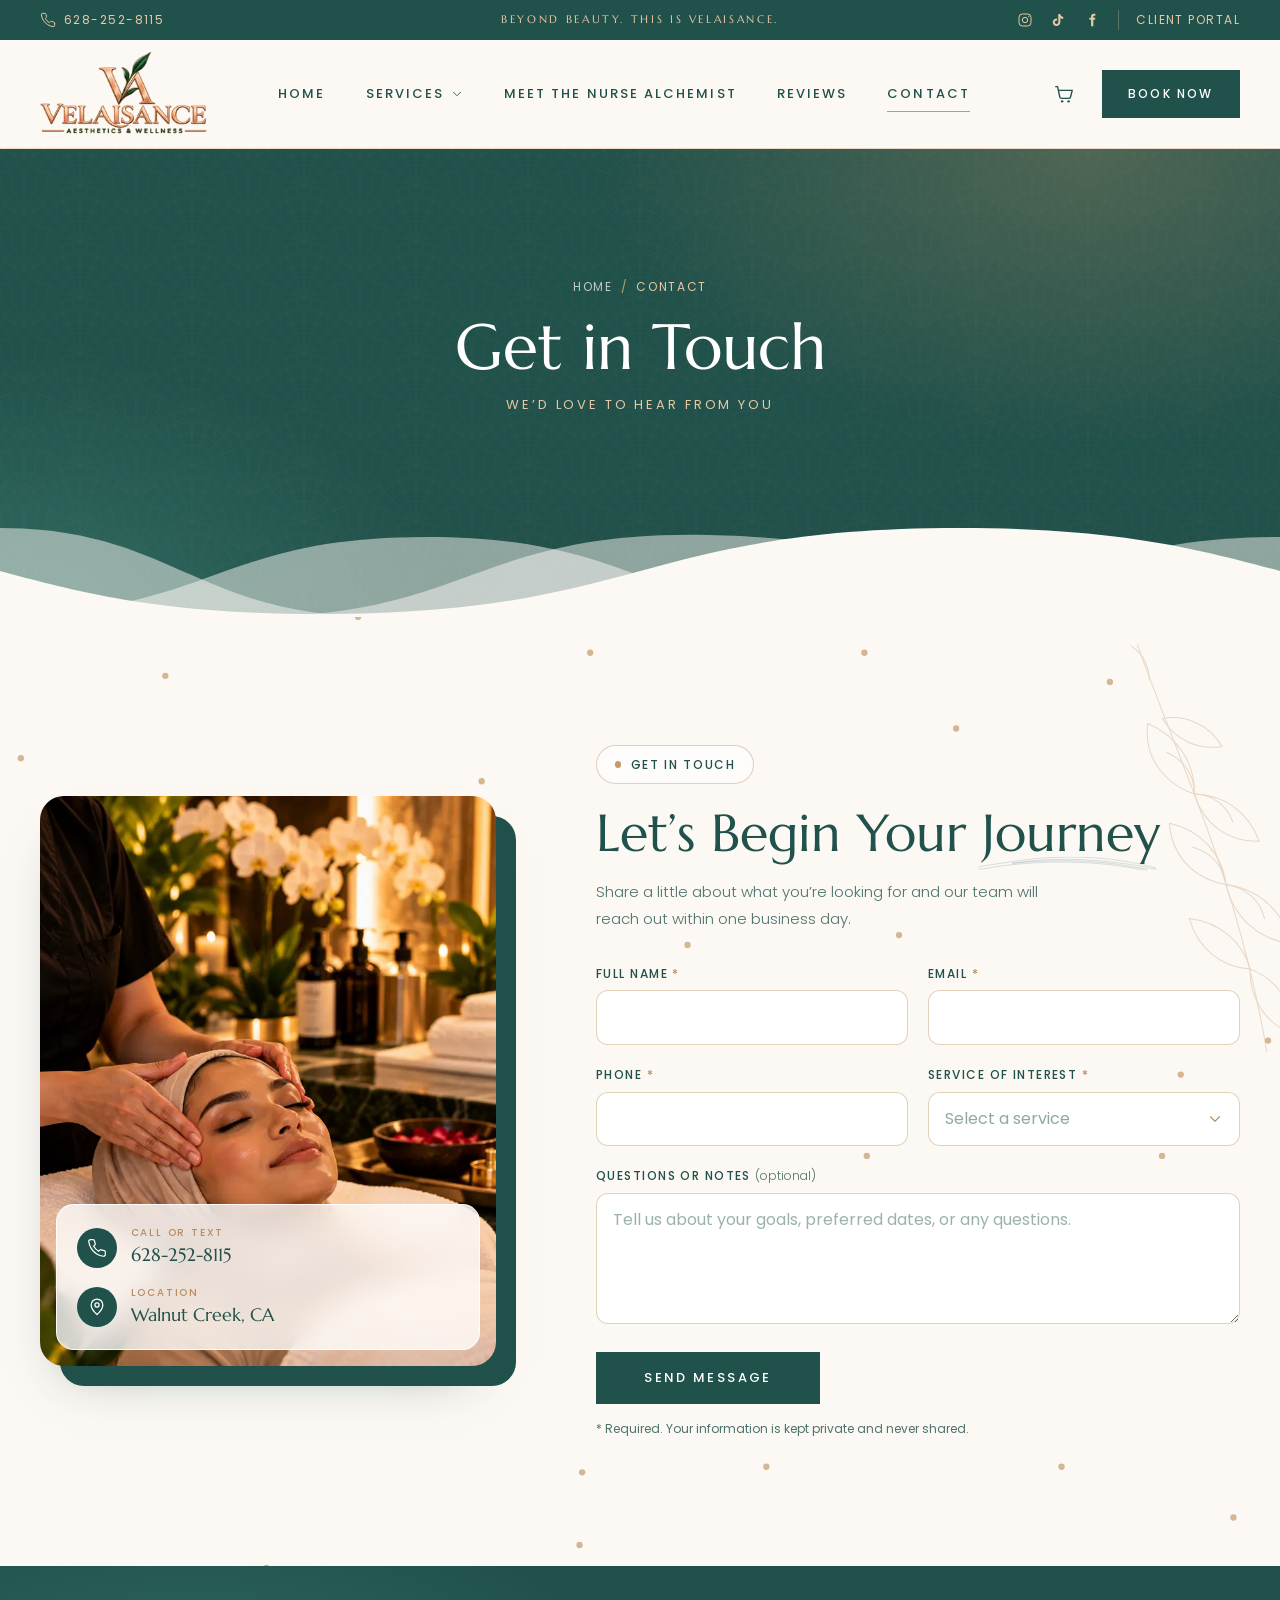
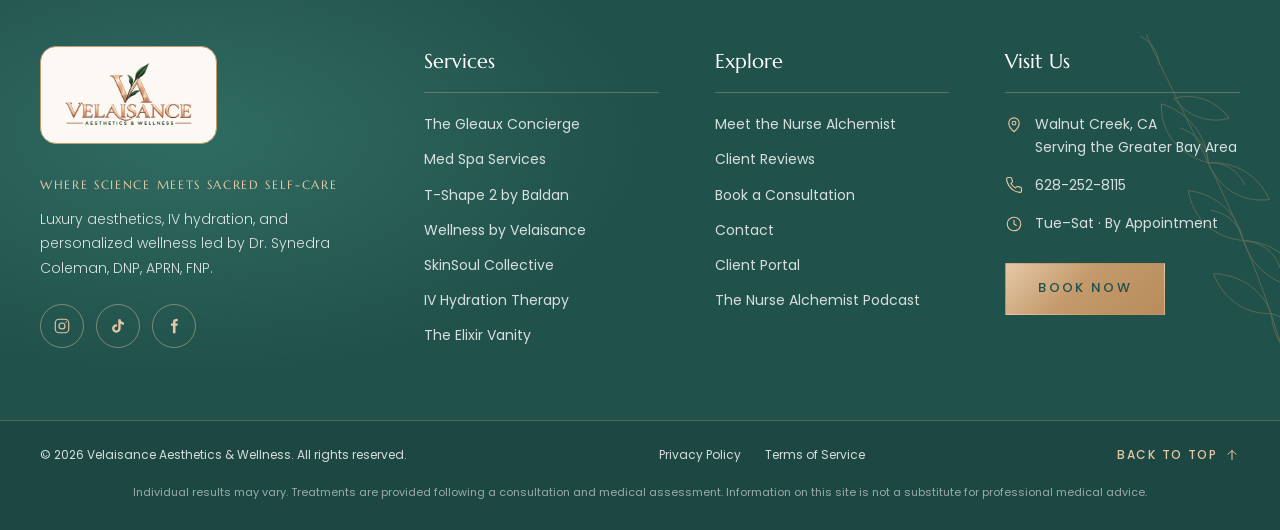
<file: html/contact.html>
<!DOCTYPE html>
<html lang="en">
<head>
    <meta charset="UTF-8">
    <meta name="viewport" content="width=device-width, initial-scale=1.0">
    <title>Contact Velaisance | Aesthetics &amp; Wellness in Walnut Creek</title>
    <meta name="description" content="Contact Velaisance Aesthetics &amp; Wellness in Walnut Creek. Call 628-252-8115 or send a message to book your consultation.">
    <link rel="icon" type="image/png" href="../images/brand/velaisance-monogram.png">

    <!-- Link preview card (iMessage, Facebook, LinkedIn, Slack, X).
         Image + URL must be absolute; update the base URL if the site moves to her own domain. -->
    <meta property="og:type" content="website">
    <meta property="og:site_name" content="Velaisance Aesthetics &amp; Wellness">
    <meta property="og:title" content="Contact Velaisance | Velaisance">
    <meta property="og:description" content="Contact Velaisance Aesthetics &amp; Wellness in Walnut Creek. Call 628-252-8115 or send a message to book your consultation.">
    <meta property="og:url" content="https://mfebres0919.github.io/Velaisance-Aesthetics-Wellness/html/contact.html">
    <meta property="og:image" content="https://mfebres0919.github.io/Velaisance-Aesthetics-Wellness/images/brand/velaisance-share-v3.jpg">
    <meta property="og:image:secure_url" content="https://mfebres0919.github.io/Velaisance-Aesthetics-Wellness/images/brand/velaisance-share-v3.jpg">
    <meta property="og:image:type" content="image/jpeg">
    <meta property="og:image:width" content="1200">
    <meta property="og:image:height" content="630">
    <meta property="og:image:alt" content="Velaisance homepage: Where Science Meets Sacred Self-Care">
    <meta name="twitter:card" content="summary_large_image">
    <meta name="twitter:title" content="Contact Velaisance | Velaisance">
    <meta name="twitter:description" content="Contact Velaisance Aesthetics &amp; Wellness in Walnut Creek. Call 628-252-8115 or send a message to book your consultation.">
    <meta name="twitter:image" content="https://mfebres0919.github.io/Velaisance-Aesthetics-Wellness/images/brand/velaisance-share-v3.jpg">

    <link rel="preload" href="../fonts/marcellus-latin-400-normal.woff2" as="font" type="font/woff2" crossorigin>
    <link rel="preload" href="../fonts/poppins-v24-latin-regular.woff2" as="font" type="font/woff2" crossorigin>

    <link rel="stylesheet" href="../css/global.css">
    <script src="../javascript/vendor/lenis.min.js" defer></script>
    <script src="../javascript/smooth-scroll.js" defer></script>
    <script src="../javascript/global.js" defer></script>
</head>
<body>
    <a class="skip-link" href="#main">Skip to content</a>

    <!-- ============ Top Bar ============ -->
    <div class="top-bar" role="region" aria-label="Contact and social links">
        <div class="top-bar__inner container">
            <a class="top-bar__phone" href="tel:+16282528115">
                <svg aria-hidden="true" viewBox="0 0 24 24" width="16" height="16"><path fill="none" stroke="currentColor" stroke-width="1.5" stroke-linecap="round" stroke-linejoin="round" d="M22 16.9v3a2 2 0 0 1-2.2 2 19.8 19.8 0 0 1-8.6-3.1 19.5 19.5 0 0 1-6-6A19.8 19.8 0 0 1 2.1 4.2 2 2 0 0 1 4.1 2h3a2 2 0 0 1 2 1.7c.1 1 .4 1.9.7 2.8a2 2 0 0 1-.5 2.1L8 9.9a16 16 0 0 0 6 6l1.3-1.3a2 2 0 0 1 2.1-.4c.9.3 1.8.6 2.8.7a2 2 0 0 1 1.7 2z"/></svg>
                628-252-8115
            </a>
            <div class="top-bar__messages" aria-live="polite">
                <p class="top-bar__message is-active">Beyond Beauty. This Is Velaisance.</p>
                <p class="top-bar__message"><a href="https://open.spotify.com/show/6z1pku0I9zaEbLr1d9MuW4" target="_blank" rel="noopener">&#10022; Listen to The Nurse Alchemist Podcast on Spotify &rarr;</a></p>
            </div>
            <div class="top-bar__links">
                <a class="top-bar__social" href="https://www.instagram.com/">
                    <svg aria-hidden="true" viewBox="0 0 24 24" width="16" height="16"><rect x="3" y="3" width="18" height="18" rx="5" fill="none" stroke="currentColor" stroke-width="1.5"/><circle cx="12" cy="12" r="4" fill="none" stroke="currentColor" stroke-width="1.5"/><circle cx="17.5" cy="6.5" r="1" fill="currentColor"/></svg>
                <span class="visually-hidden">Velaisance on Instagram</span></a>
                <a class="top-bar__social" href="https://www.tiktok.com/">
                    <svg aria-hidden="true" viewBox="0 0 24 24" width="16" height="16"><path fill="currentColor" d="M16.6 5.8A4.3 4.3 0 0 1 15.5 3h-3.1v12.4a2.6 2.6 0 1 1-2.6-2.6c.3 0 .5 0 .8.1V9.7a5.7 5.7 0 1 0 4.9 5.7V9.1a7.3 7.3 0 0 0 4.3 1.4V7.4a4.3 4.3 0 0 1-3.2-1.6z"/></svg>
                <span class="visually-hidden">Velaisance on TikTok</span></a>
                <a class="top-bar__social" href="https://www.facebook.com/">
                    <svg aria-hidden="true" viewBox="0 0 24 24" width="16" height="16"><path fill="currentColor" d="M14 8.5V6.8c0-.8.2-1.3 1.4-1.3H17V2.6a21 21 0 0 0-2.4-.1C12.2 2.5 10.6 4 10.6 6.6v1.9H8v3.2h2.6V21.5H14v-9.8h2.6l.4-3.2z"/></svg>
                <span class="visually-hidden">Velaisance on Facebook</span></a>
                <a class="top-bar__portal" href="../index.html#client-portal">Client Portal</a>
            </div>
        </div>
    </div>

    <!-- ============ Header / Navigation ============ -->
    <header class="site-header" id="site-header">
        <div class="site-header__inner container">
            <a class="site-header__logo" href="../index.html">
                <picture>
                    <source srcset="../images/brand/velaisance-logo-header-m.webp 240w, ../images/brand/velaisance-logo-header.webp 400w" sizes="(min-width: 1100px) 10.5rem, 8rem" type="image/webp">
                    <img src="../images/brand/velaisance-logo-header.png" srcset="../images/brand/velaisance-logo-header-m.png 240w, ../images/brand/velaisance-logo-header.png 400w" sizes="(min-width: 1100px) 10.5rem, 8rem" alt="Velaisance Aesthetics &amp; Wellness" width="400" height="202" decoding="async" fetchpriority="high">
                </picture>
            <span class="visually-hidden">Velaisance Aesthetics &amp; Wellness home</span></a>

            <nav class="site-nav" id="site-nav" aria-label="Main" data-lenis-prevent>
                <ul class="site-nav__list">
                    <li><a class="site-nav__link" href="../index.html#hero" data-section="hero">Home</a></li>
                    <li class="site-nav__item--dropdown">
                        <button class="site-nav__link site-nav__toggle" type="button" data-section="services" aria-expanded="false" aria-controls="services-menu">
                            Services
                            <svg aria-hidden="true" viewBox="0 0 24 24" width="14" height="14"><path fill="none" stroke="currentColor" stroke-width="1.5" stroke-linecap="round" stroke-linejoin="round" d="m6 9 6 6 6-6"/></svg>
                        </button>
                        <ul class="site-nav__dropdown" id="services-menu">
                            <li><a href="service-gleaux-concierge.html">The Gleaux Concierge</a></li>
                            <li><a href="service-med-spa.html">Med Spa Services</a></li>
                            <li><a href="service-t-shape-2.html">T-Shape 2 by Baldan</a></li>
                            <li><a href="service-wellness.html">Wellness by Velaisance</a></li>
                            <li><a href="service-skinsoul.html">SkinSoul Collective</a></li>
                            <li><a href="service-iv-hydration.html">IV Hydration Therapy</a></li>
                            <li><a href="service-elixir-vanity.html">The Elixir Vanity</a></li>
                        </ul>
                    </li>
                    <li><a class="site-nav__link" href="about.html" data-section="about">Meet the Nurse Alchemist</a></li>
                    <li><a class="site-nav__link" href="reviews.html" data-section="reviews">Reviews</a></li>
                    <li><a class="site-nav__link is-current" href="contact.html" data-section="contact" aria-current="page">Contact</a></li>
                </ul>
                <div class="site-nav__mobile-extras">
                    <a class="button button--emerald" href="https://book.prospyrmed.com/4cce81ef-f2c5-4e11-8446-f26833523e22/select-service?workspaceId=25875597-275b-4d12-b427-3f18097b015f&amp;locationId=57bc5251-1073-4fe5-9a47-7d9fa82c98e7" target="_blank" rel="noopener" data-booking>Book a Consultation</a>
                    <a class="site-nav__mobile-phone" href="tel:+16282528115">Call 628-252-8115</a>
                </div>
            </nav>

            <div class="site-header__actions">
                <a class="site-header__icon" href="shop.html">
                    <svg aria-hidden="true" viewBox="0 0 24 24" width="22" height="22"><path fill="none" stroke="currentColor" stroke-width="1.5" stroke-linecap="round" stroke-linejoin="round" d="M3 4h2l2.4 11.2a2 2 0 0 0 2 1.6h7.7a2 2 0 0 0 2-1.5L21 8H6.2"/><circle cx="10" cy="20" r="1.3" fill="currentColor"/><circle cx="17" cy="20" r="1.3" fill="currentColor"/></svg>
                <span class="visually-hidden">Shop The Elixir Vanity</span></a>
                <a class="button button--emerald site-header__book" href="https://book.prospyrmed.com/4cce81ef-f2c5-4e11-8446-f26833523e22/select-service?workspaceId=25875597-275b-4d12-b427-3f18097b015f&amp;locationId=57bc5251-1073-4fe5-9a47-7d9fa82c98e7" target="_blank" rel="noopener" data-booking>Book Now</a>
                <button class="site-header__menu-toggle" type="button" aria-expanded="false" aria-controls="site-nav" aria-label="Open menu">
                    <span></span><span></span><span></span>
                </button>
            </div>
        </div>
    </header>

    <main id="main">
        <!-- ============ Page banner ============ -->
        <section class="page-banner" aria-labelledby="page-title">
            <div class="container page-banner__inner">
                <nav class="page-crumbs" aria-label="Breadcrumb">
                    <ol>
                        <li><a href="../index.html">Home</a></li>
                        <li aria-current="page">Contact</li>
                    </ol>
                </nav>
                <h1 class="page-banner__title" id="page-title">Get in Touch</h1>
                <p class="page-banner__tag">We&rsquo;d love to hear from you</p>
            </div>
            <div class="section-divider section-divider--banner" aria-hidden="true">
                <svg viewBox="0 0 1000 100" preserveAspectRatio="none" width="1000" height="100"><g fill="currentColor"><path d="M0 1v99c134.3 0 153.7-99 296-99H0Z" opacity=".5"/><path d="M1000 4v86C833.3 90 833.3 3.6 666.7 3.6S500 90 333.3 90 166.7 4 0 4h1000Z" opacity=".5"/><path d="M617 1v86C372 119 384 1 196 1h421Z" opacity=".5"/><path d="M1000 0H0v52C62.5 28 125 4 250 4c250 0 250 96 500 96 125 0 187.5-24 250-48V0Z"/></g></svg>
            </div>
        </section>

        <!-- ============ Contact ============ -->
        <section class="contact" id="contact" aria-labelledby="contact-title">
            <span class="particles particles--gold" aria-hidden="true"></span>

            <div class="contact__inner container">
                <div class="contact__visual">
                    <picture class="contact__image">
                        <source srcset="../images/contact/contact-room.webp" type="image/webp">
                        <img src="../images/contact/contact-room.jpg" alt="Velaisance treatment suite with a treatment bed and LED lamp" width="720" height="900" loading="lazy" decoding="async">
                    </picture>

                    <div class="contact__details">
                        <a class="contact__detail" href="tel:+16282528115">
                            <span class="contact__detail-icon" aria-hidden="true"><svg viewBox="0 0 24 24" width="20" height="20"><path d="M22 16.9v3a2 2 0 0 1-2.2 2 19.8 19.8 0 0 1-8.6-3.1 19.5 19.5 0 0 1-6-6A19.8 19.8 0 0 1 2.1 4.2 2 2 0 0 1 4.1 2h3a2 2 0 0 1 2 1.7c.1 1 .4 1.9.7 2.8a2 2 0 0 1-.5 2.1L8 9.9a16 16 0 0 0 6 6l1.3-1.3a2 2 0 0 1 2.1-.4c.9.3 1.8.6 2.8.7a2 2 0 0 1 1.7 2z"/></svg></span>
                            <span><span class="contact__detail-label">Call or Text</span>628-252-8115</span>
                        </a>
                        <p class="contact__detail">
                            <span class="contact__detail-icon" aria-hidden="true"><svg viewBox="0 0 24 24" width="20" height="20"><path d="M12 21s-7-6.2-7-11.5a7 7 0 0 1 14 0C19 14.8 12 21 12 21z"/><circle cx="12" cy="9.5" r="2.5"/></svg></span>
                            <span><span class="contact__detail-label">Location</span>Walnut Creek, CA</span>
                        </p>
                    </div>
                </div>

                <div id="contact-panel" class="contact__panel">
                    <p class="badge badge--light"><span class="badge__dot" aria-hidden="true"></span>Get in Touch</p>
                    <h2 class="section-title contact__title" id="contact-title">Let&rsquo;s Begin Your <span class="ink-mark">Journey<svg class="ink-mark__line" aria-hidden="true" viewBox="0 0 1307 149" preserveAspectRatio="none"><path d="M1232.64 147.79c-122.42-33.96-245.78-65.88-372.4-79.2-274.79-29.65-555.3-4.58-746.71 43.64-28.03 6.61-55.36 16.42-83.92 20.67-6.94.18-15.27 7.93-19.91-.69-42.09-23.59 65.41-40.33 78.74-44.91 68.94-15.05 137.48-31.87 206.46-46.69 299.76-62.63 616.52-55.76 908.24 41.3 33.91 11.72 67.19 25.44 100.14 39.51 8.53 5.83.48 17.83-8.87 13.35-82.09-35.61-171.3-51.43-258.47-69.75-258.76-50.22-528.02-56-785.62 4.13 245.24-37 497.97-41.22 742.29 4.51 70.81 12.09 168.26 39.24 244.02 59.66 9.1 2.46 5.53 17.17-3.99 14.47Z"/></svg></span></h2>
                    <p class="section-intro contact__intro">
                        Share a little about what you&rsquo;re looking for and our team will reach out within one business day.
                    </p>

                    <!-- TODO: connect to her form handler / CRM. Submission is front-end only for now. -->
                    <form class="contact-form" id="contact-form" action="#" method="post" novalidate>
                        <div class="contact-form__fields">
                            <div class="form-field">
                                <label class="form-field__label" for="contact-name">Full Name <span aria-hidden="true">*</span></label>
                                <input class="form-field__input" id="contact-name" name="name" type="text" autocomplete="name" required>
                                <p class="form-field__error" id="contact-name-error">Please enter your name.</p>
                            </div>

                            <div class="form-field">
                                <label class="form-field__label" for="contact-email">Email <span aria-hidden="true">*</span></label>
                                <input class="form-field__input" id="contact-email" name="email" type="email" autocomplete="email" required>
                                <p class="form-field__error" id="contact-email-error">Please enter a valid email address.</p>
                            </div>

                            <div class="form-field">
                                <label class="form-field__label" for="contact-phone">Phone <span aria-hidden="true">*</span></label>
                                <input class="form-field__input" id="contact-phone" name="phone" type="tel" autocomplete="tel" inputmode="tel" pattern="[0-9()+\-.\s]{10,}" required>
                                <p class="form-field__error" id="contact-phone-error">Please enter a valid phone number.</p>
                            </div>

                            <div class="form-field">
                                <label class="form-field__label" for="contact-service">Service of Interest <span aria-hidden="true">*</span></label>
                                <div class="form-field__select">
                                    <select class="form-field__input" id="contact-service" name="service" required>
                                        <option value="" disabled selected>Select a service</option>
                                        <option>The Gleaux Concierge</option>
                                        <option>Med Spa Services</option>
                                        <option>Wellness by Velaisance</option>
                                        <option>SkinSoul Collective</option>
                                        <option>IV Hydration Therapy</option>
                                        <option>The Elixir Vanity</option>
                                        <option>Not Sure Yet: I&rsquo;d Like a Consultation</option>
                                    </select>
                                    <svg aria-hidden="true" viewBox="0 0 24 24" width="18" height="18"><path d="m6 9 6 6 6-6"/></svg>
                                </div>
                                <p class="form-field__error" id="contact-service-error">Please choose a service.</p>
                            </div>

                            <div class="form-field form-field--full">
                                <label class="form-field__label" for="contact-message">Questions or Notes <span class="form-field__optional">(optional)</span></label>
                                <textarea class="form-field__input form-field__textarea" id="contact-message" name="message" rows="4" placeholder="Tell us about your goals, preferred dates, or any questions."></textarea>
                            </div>
                        </div>

                        <button class="button button--emerald contact-form__submit" type="submit">
                            <span class="contact-form__submit-label">Send Message</span>
                            <span class="contact-form__spinner" aria-hidden="true"></span>
                        </button>
                        <p class="contact-form__note">* Required. Your information is kept private and never shared.</p>
                    </form>

                    <div class="contact-success" id="contact-success" role="status" aria-live="polite" hidden>
                        <svg class="contact-success__check" aria-hidden="true" viewBox="0 0 80 80" width="96" height="96">
                            <circle class="contact-success__ring" cx="40" cy="40" r="36" pathLength="1"/>
                            <path class="contact-success__tick" d="m25 41 10 10 21-22" pathLength="1"/>
                        </svg>
                        <h3 class="contact-success__title">Message Received</h3>
                        <p class="contact-success__text">
                            Thank you, <span id="contact-success-name">beautiful</span>. We&rsquo;ll be in touch within one business day to help you plan your Velaisance experience.
                        </p>
                        <button class="text-link contact-success__reset" type="button">Send another message</button>
                    </div>
                </div>
            </div>
        </section>
    </main>

    <!-- ============ Footer ============ -->
    <footer class="site-footer">

        <div class="site-footer__inner container">
            <div class="site-footer__brand">
                <a class="site-footer__logo" href="../index.html">
                    <picture>
                        <source srcset="../images/brand/velaisance-logo.webp" type="image/webp">
                        <img src="../images/brand/velaisance-logo.png" alt="Velaisance Aesthetics &amp; Wellness" width="360" height="182" loading="lazy" decoding="async">
                    </picture>
                <span class="visually-hidden">Velaisance Aesthetics &amp; Wellness home</span></a>
                <p class="site-footer__tagline">Where Science Meets Sacred Self-Care</p>
                <p class="site-footer__about">
                    Luxury aesthetics, IV hydration, and personalized wellness led by Dr.&nbsp;Synedra Coleman, DNP, APRN, FNP.
                </p>
                <ul class="site-footer__social" aria-label="Social media">
                    <li><a href="https://www.instagram.com/"><svg aria-hidden="true" viewBox="0 0 24 24" width="18" height="18"><rect x="3" y="3" width="18" height="18" rx="5" fill="none" stroke="currentColor" stroke-width="1.5"/><circle cx="12" cy="12" r="4" fill="none" stroke="currentColor" stroke-width="1.5"/><circle cx="17.5" cy="6.5" r="1" fill="currentColor"/></svg><span class="visually-hidden">Velaisance on Instagram</span></a></li>
                    <li><a href="https://www.tiktok.com/"><svg aria-hidden="true" viewBox="0 0 24 24" width="18" height="18"><path fill="currentColor" d="M16.6 5.8A4.3 4.3 0 0 1 15.5 3h-3.1v12.4a2.6 2.6 0 1 1-2.6-2.6c.3 0 .5 0 .8.1V9.7a5.7 5.7 0 1 0 4.9 5.7V9.1a7.3 7.3 0 0 0 4.3 1.4V7.4a4.3 4.3 0 0 1-3.2-1.6z"/></svg><span class="visually-hidden">Velaisance on TikTok</span></a></li>
                    <li><a href="https://www.facebook.com/"><svg aria-hidden="true" viewBox="0 0 24 24" width="18" height="18"><path fill="currentColor" d="M14 8.5V6.8c0-.8.2-1.3 1.4-1.3H17V2.6a21 21 0 0 0-2.4-.1C12.2 2.5 10.6 4 10.6 6.6v1.9H8v3.2h2.6V21.5H14v-9.8h2.6l.4-3.2z"/></svg><span class="visually-hidden">Velaisance on Facebook</span></a></li>
                </ul>
            </div>

            <nav class="site-footer__col" aria-label="Services">
                <h2 class="site-footer__heading">Services</h2>
                <ul class="site-footer__links">
                    <li><a href="service-gleaux-concierge.html">The Gleaux Concierge</a></li>
                    <li><a href="service-med-spa.html">Med Spa Services</a></li>
                            <li><a href="service-t-shape-2.html">T-Shape 2 by Baldan</a></li>
                    <li><a href="service-wellness.html">Wellness by Velaisance</a></li>
                    <li><a href="service-skinsoul.html">SkinSoul Collective</a></li>
                    <li><a href="service-iv-hydration.html">IV Hydration Therapy</a></li>
                    <li><a href="service-elixir-vanity.html">The Elixir Vanity</a></li>
                </ul>
            </nav>

            <nav class="site-footer__col" aria-label="Explore">
                <h2 class="site-footer__heading">Explore</h2>
                <ul class="site-footer__links">
                    <li><a href="about.html">Meet the Nurse Alchemist</a></li>
                    <li><a href="reviews.html">Client Reviews</a></li>
                    <li><a href="https://book.prospyrmed.com/4cce81ef-f2c5-4e11-8446-f26833523e22/select-service?workspaceId=25875597-275b-4d12-b427-3f18097b015f&amp;locationId=57bc5251-1073-4fe5-9a47-7d9fa82c98e7" target="_blank" rel="noopener" data-booking>Book a Consultation</a></li>
                    <li><a href="contact.html">Contact</a></li>
                    <li><a href="../index.html#client-portal">Client Portal</a></li>
                    <li><a href="https://open.spotify.com/show/6z1pku0I9zaEbLr1d9MuW4" target="_blank" rel="noopener">The Nurse Alchemist Podcast</a></li>
                </ul>
            </nav>

            <div class="site-footer__col">
                <h2 class="site-footer__heading">Visit Us</h2>
                <ul class="site-footer__contact">
                    <li>
                        <svg aria-hidden="true" viewBox="0 0 24 24" width="18" height="18"><path d="M12 21s-7-6.2-7-11.5a7 7 0 0 1 14 0C19 14.8 12 21 12 21z"/><circle cx="12" cy="9.5" r="2.5"/></svg>
                        <span>Walnut Creek, CA<br>Serving the Greater Bay Area</span>
                    </li>
                    <li>
                        <svg aria-hidden="true" viewBox="0 0 24 24" width="18" height="18"><path d="M22 16.9v3a2 2 0 0 1-2.2 2 19.8 19.8 0 0 1-8.6-3.1 19.5 19.5 0 0 1-6-6A19.8 19.8 0 0 1 2.1 4.2 2 2 0 0 1 4.1 2h3a2 2 0 0 1 2 1.7c.1 1 .4 1.9.7 2.8a2 2 0 0 1-.5 2.1L8 9.9a16 16 0 0 0 6 6l1.3-1.3a2 2 0 0 1 2.1-.4c.9.3 1.8.6 2.8.7a2 2 0 0 1 1.7 2z"/></svg>
                        <a href="tel:+16282528115">628-252-8115</a>
                    </li>
                    <li>
                        <svg aria-hidden="true" viewBox="0 0 24 24" width="18" height="18"><circle cx="12" cy="12" r="9"/><path d="M12 7v5l3 2"/></svg>
                        <!-- PLACEHOLDER hours: confirm with client -->
                        <span>Tue&ndash;Sat &middot; By Appointment</span>
                    </li>
                </ul>
                <a class="button button--primary site-footer__book" href="https://book.prospyrmed.com/4cce81ef-f2c5-4e11-8446-f26833523e22/select-service?workspaceId=25875597-275b-4d12-b427-3f18097b015f&amp;locationId=57bc5251-1073-4fe5-9a47-7d9fa82c98e7" target="_blank" rel="noopener" data-booking>Book Now</a>
            </div>
        </div>

        <div class="site-footer__bottom">
            <div class="site-footer__bottom-inner container">
                <p>&copy; <span id="footer-year">2026</span> Velaisance Aesthetics &amp; Wellness. All rights reserved.</p>
                <ul class="site-footer__legal">
                    <li><a href="../index.html#privacy">Privacy Policy</a></li>
                    <li><a href="../index.html#terms">Terms of Service</a></li>
                </ul>
                <a class="site-footer__top" href="#main">
                    Back to Top
                    <svg aria-hidden="true" viewBox="0 0 24 24" width="16" height="16"><path d="M12 19V5M6 11l6-6 6 6"/></svg>
                </a>
            </div>
            <p class="site-footer__disclaimer container">
                Individual results may vary. Treatments are provided following a consultation and medical assessment. Information on this site is not a substitute for professional medical advice.
            </p>
        </div>
    </footer>

    <!-- Back to top: appears after the first screen; the ring fills as you scroll (global.js) -->
    <button class="to-top" id="to-top" type="button" aria-label="Back to top">
        <svg class="to-top__ring" viewBox="0 0 36 36" aria-hidden="true">
            <circle class="to-top__track" cx="18" cy="18" r="16.5" pathLength="100"/>
            <circle class="to-top__fill" cx="18" cy="18" r="16.5" pathLength="100"/>
        </svg>
        <svg class="to-top__arrow" viewBox="0 0 24 24" width="20" height="20" aria-hidden="true"><path d="M12 19V5M5 12l7-7 7 7"/></svg>
    </button>

    <!-- ============ Booking modal (Prospyr) ============
         Every [data-booking] link opens this. The iframe only loads on first open.
         Without JavaScript, the links fall back to opening Prospyr in a new tab. -->
    <dialog class="booking-modal" id="booking-modal" aria-labelledby="booking-modal-title">
        <div class="booking-modal__panel">
            <header class="booking-modal__header">
                <div class="booking-modal__brand">
                    <picture><source srcset="../images/brand/velaisance-monogram-80.webp" type="image/webp"><img src="../images/brand/velaisance-monogram-80.png" alt="" width="40" height="38" loading="lazy" decoding="async"></picture>
                    <div>
                        <h2 class="booking-modal__title" id="booking-modal-title">Book Your Visit</h2>
                        <p class="booking-modal__subtitle">Secure online booking &middot; Velaisance Aesthetics &amp; Wellness</p>
                    </div>
                </div>
                <div class="booking-modal__actions">
                    <a class="booking-modal__newtab" href="https://book.prospyrmed.com/4cce81ef-f2c5-4e11-8446-f26833523e22/select-service?workspaceId=25875597-275b-4d12-b427-3f18097b015f&amp;locationId=57bc5251-1073-4fe5-9a47-7d9fa82c98e7" target="_blank" rel="noopener">
                        Open in new tab
                        <svg aria-hidden="true" viewBox="0 0 24 24" width="14" height="14"><path d="M7 17 17 7M9 7h8v8"/></svg>
                    </a>
                    <button class="booking-modal__close" type="button" aria-label="Close booking">
                        <svg aria-hidden="true" viewBox="0 0 24 24" width="20" height="20"><path d="M6 6l12 12M18 6 6 18"/></svg>
                    </button>
                </div>
            </header>

            <div class="booking-modal__body">
                <div class="booking-modal__loader" aria-hidden="true">
                    <span class="booking-modal__spinner"></span>
                    <p>Loading available appointments&hellip;</p>
                </div>
                <iframe class="booking-modal__frame" title="Book an appointment with Velaisance" data-src="https://book.prospyrmed.com/4cce81ef-f2c5-4e11-8446-f26833523e22/select-service?workspaceId=25875597-275b-4d12-b427-3f18097b015f&amp;locationId=57bc5251-1073-4fe5-9a47-7d9fa82c98e7" allow="payment" loading="lazy"></iframe>
            </div>
        </div>
    </dialog>




    
</body>
</html>
</file>
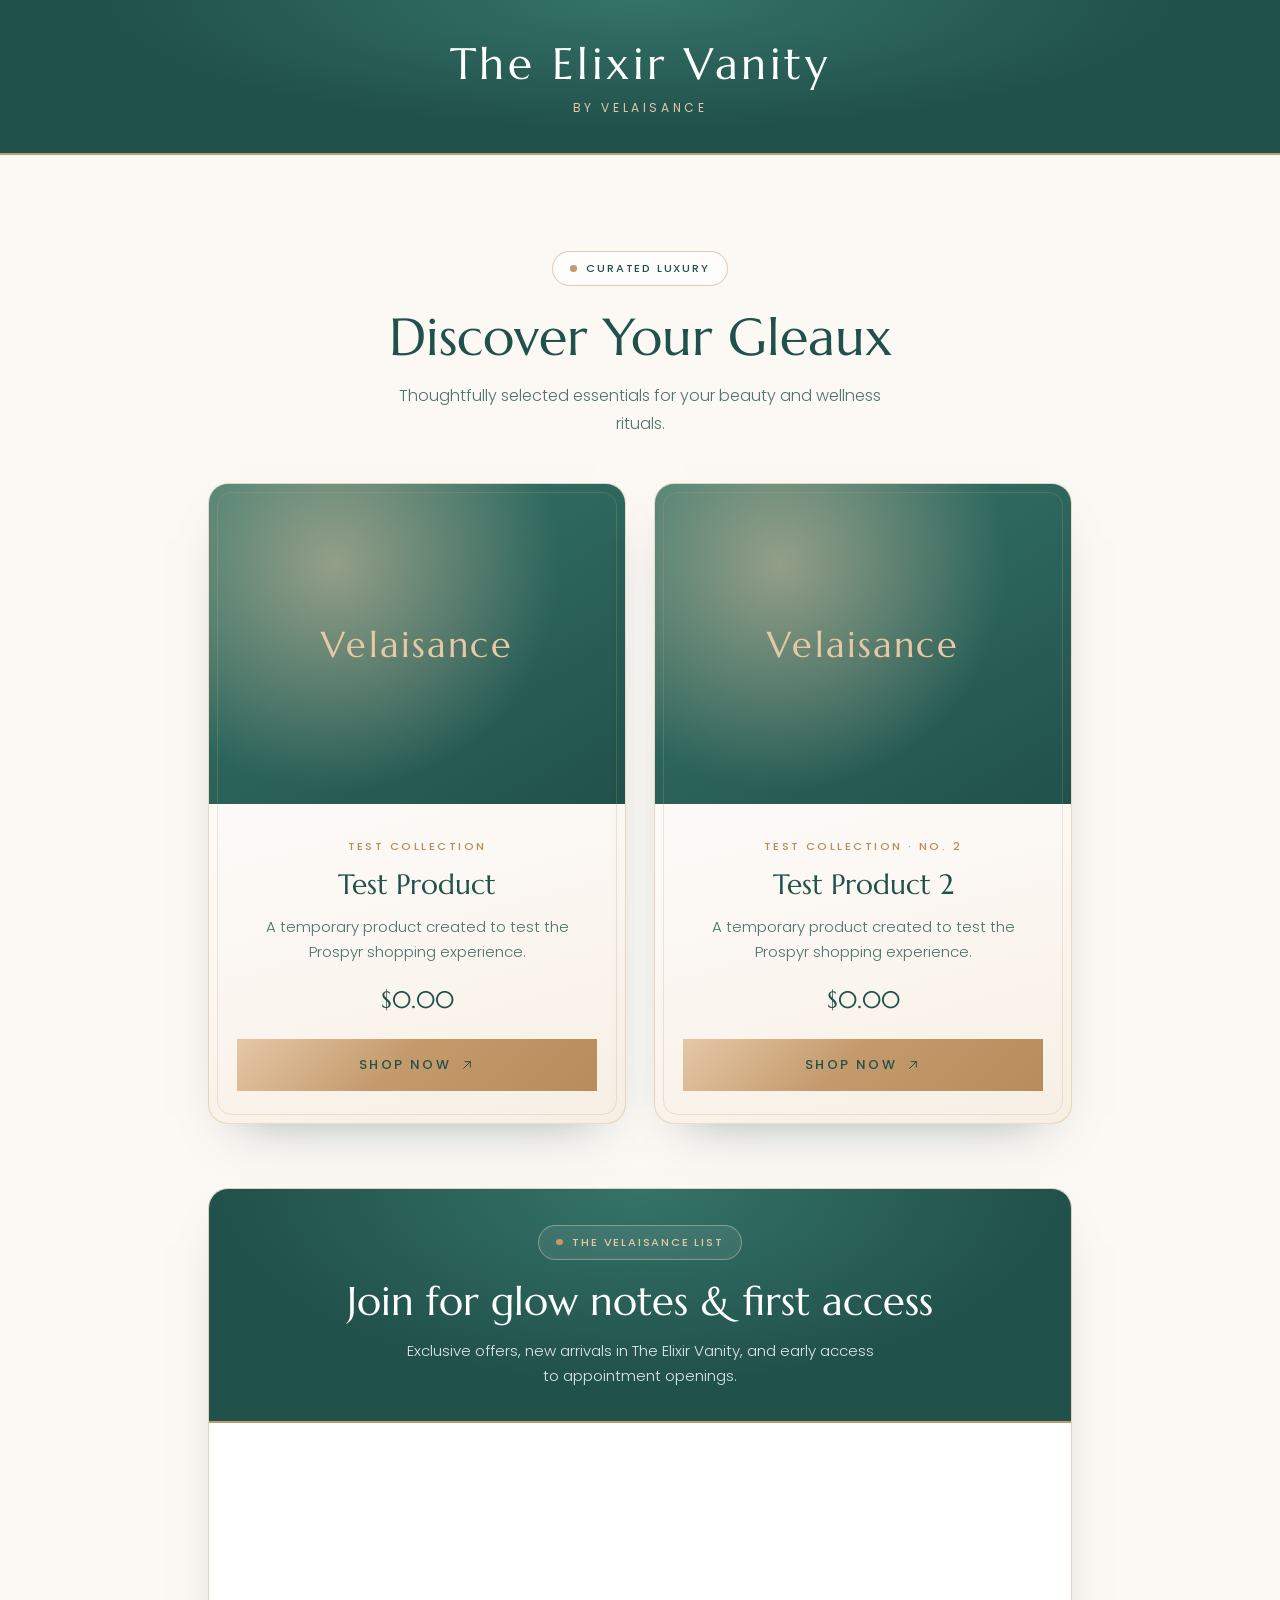
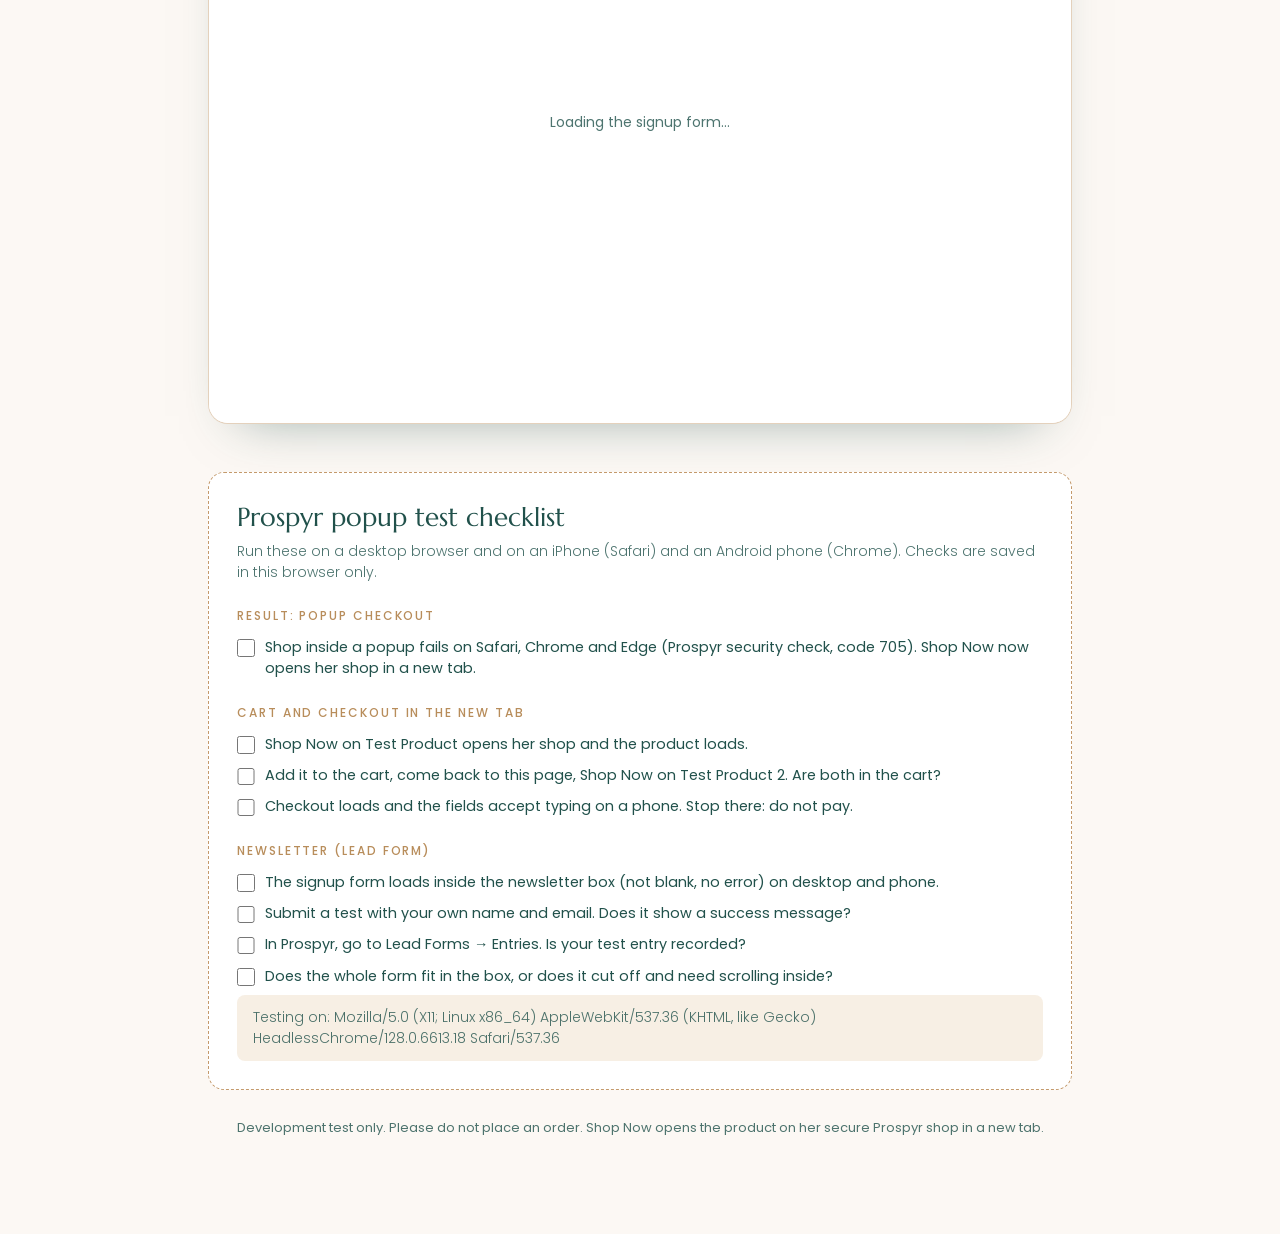
<file: html/prospyr-test.html>
<!DOCTYPE html>
<html lang="en">
<head>
  <meta charset="UTF-8">
  <meta name="viewport" content="width=device-width, initial-scale=1.0">
  <title>The Elixir Vanity | Prospyr Modal Test</title>
  <meta name="robots" content="noindex, nofollow">
  <link rel="icon" type="image/png" href="../images/brand/velaisance-monogram.png">

  <link rel="preconnect" href="https://fonts.googleapis.com">
  <link rel="preconnect" href="https://fonts.gstatic.com" crossorigin>
  <link rel="stylesheet" href="https://fonts.googleapis.com/css2?family=Marcellus&family=Poppins:wght@300;400;500&display=swap">

  <style>
    /* Velaisance palette and type (matches the main site) */
    :root {
      --rose-gold: #C49A6C;
      --rose-gold-light: #E5C8A6;
      --rose-gold-deep: #B88D5B;
      --emerald: #21514B;
      --emerald-mid: #36776B;
      --emerald-mist: #B7D7C9;
      --ivory: #FCF8F4;
      --cream: #F7EFE4;
      --ink-soft: rgba(33, 81, 75, 0.8);
      --white: #FFFFFF;
      --font-display: "Marcellus", Georgia, serif;
      --font-body: "Poppins", "Segoe UI", Arial, sans-serif;
      --ease: cubic-bezier(.22, .61, .36, 1);
    }

    *, *::before, *::after { box-sizing: border-box; }
    * { margin: 0; padding: 0; }

    body {
      min-height: 100vh;
      font-family: var(--font-body);
      color: var(--emerald);
      background: var(--ivory);
      -webkit-font-smoothing: antialiased;
    }

    img, svg { display: block; }

    button { font: inherit; cursor: pointer; }

    /* ---------- Header ---------- */
    .vanity-header {
      padding: 2.25rem 1.25rem;
      color: var(--rose-gold-light);
      text-align: center;
      background:
        radial-gradient(ellipse 60% 120% at 50% 0%, rgba(54, 119, 107, 0.9), transparent 70%),
        var(--emerald);
      border-bottom: 2px solid var(--rose-gold);
    }

    .vanity-header h1 {
      font-family: var(--font-display);
      font-size: clamp(1.75rem, 4vw, 2.75rem);
      font-weight: 400;
      letter-spacing: 0.08em;
      color: var(--white);
    }

    .vanity-header p {
      margin-top: 0.5rem;
      font-size: 0.75rem;
      letter-spacing: 0.3em;
      text-transform: uppercase;
    }

    /* ---------- Product section ---------- */
    main {
      max-width: 75rem;
      margin: 0 auto;
      padding: 4.5rem 1.25rem;
    }

    .section-heading {
      margin-bottom: 2.75rem;
      text-align: center;
    }

    .eyebrow {
      display: inline-flex;
      align-items: center;
      gap: 0.6rem;
      padding: 0.5rem 1.1rem;
      font-size: 0.7rem;
      font-weight: 500;
      letter-spacing: 0.16em;
      text-transform: uppercase;
      color: var(--emerald);
      background: rgba(255, 255, 255, 0.7);
      border: 1px solid rgba(196, 154, 108, 0.5);
      border-radius: 999px;
    }

    .eyebrow::before {
      content: "";
      width: 0.4rem;
      height: 0.4rem;
      background: var(--rose-gold);
      border-radius: 50%;
    }

    .section-heading h2 {
      margin: 1.1rem 0 0.75rem;
      font-family: var(--font-display);
      font-size: clamp(2.1rem, 5vw, 3.25rem);
      font-weight: 400;
    }

    .section-heading p {
      max-width: 32rem;
      margin: 0 auto;
      font-weight: 300;
      line-height: 1.8;
      color: var(--ink-soft);
    }

    .product-grid {
      display: grid;
      gap: 1.75rem;
      max-width: 54rem;
      margin: 0 auto;
    }

    @media (min-width: 700px) {
      .product-grid { grid-template-columns: repeat(2, minmax(0, 1fr)); }
    }


    /* ---------- Newsletter (Prospyr lead form embed) ---------- */
    .newsletter {
      max-width: 54rem;
      margin: 4rem auto 0;
      overflow: hidden;
      background: var(--white);
      border: 1px solid rgba(196, 154, 108, 0.45);
      border-radius: 1.25rem;
      box-shadow: 0 24px 50px -32px rgba(33, 81, 75, 0.5);
    }

    .newsletter-intro {
      padding: 2.25rem 1.5rem 2rem;
      color: var(--white);
      text-align: center;
      background:
        radial-gradient(ellipse 70% 120% at 50% 0%, rgba(54, 119, 107, 0.9), transparent 70%),
        var(--emerald);
      border-bottom: 2px solid var(--rose-gold);
    }

    .newsletter-intro .eyebrow {
      color: var(--rose-gold-light);
      background: rgba(255, 255, 255, 0.08);
      border-color: rgba(229, 200, 166, 0.45);
    }

    .newsletter-intro h2 {
      margin-top: 1rem;
      font-family: var(--font-display);
      font-size: clamp(1.75rem, 4vw, 2.5rem);
      font-weight: 400;
    }

    .newsletter-intro p {
      max-width: 30rem;
      margin: 0.75rem auto 0;
      font-size: 0.9375rem;
      font-weight: 300;
      line-height: 1.7;
      color: rgba(255, 255, 255, 0.85);
    }

    /* The Prospyr form lives in a frame; its own styling comes from Prospyr */
    .newsletter-form {
      position: relative;
      min-height: 600px;
      background: var(--white);
    }

    .newsletter-form iframe {
      position: relative;
      z-index: 1;
      display: block;
      width: 100%;
      height: 600px;
      border: 0;
    }

    .newsletter-loading {
      position: absolute;
      inset: 0;
      display: grid;
      place-items: center;
      font-size: 0.875rem;
      color: var(--ink-soft);
    }

    /* ---------- Test checklist (dev only) ---------- */
    .test-panel {
      max-width: 54rem;
      margin: 3rem auto 0;
      padding: 1.75rem;
      background: var(--white);
      border: 1px dashed var(--rose-gold);
      border-radius: 1rem;
    }

    .test-panel h2 {
      font-family: var(--font-display);
      font-size: 1.6rem;
      font-weight: 400;
    }

    .test-panel > p {
      margin-top: 0.5rem;
      font-size: 0.875rem;
      font-weight: 300;
      color: var(--ink-soft);
    }

    .test-group { margin-top: 1.5rem; }

    .test-group h3 {
      font-size: 0.75rem;
      font-weight: 500;
      letter-spacing: 0.16em;
      text-transform: uppercase;
      color: var(--rose-gold-deep);
    }

    .test-list {
      display: grid;
      gap: 0.6rem;
      margin-top: 0.75rem;
      list-style: none;
    }

    .test-list label {
      display: flex;
      align-items: flex-start;
      gap: 0.65rem;
      font-size: 0.9rem;
      line-height: 1.5;
      cursor: pointer;
    }

    .test-list input {
      flex-shrink: 0;
      width: 1.1rem;
      height: 1.1rem;
      margin-top: 0.15rem;
      accent-color: var(--emerald);
    }

    .test-list input:checked + span {
      color: var(--ink-soft);
      text-decoration: line-through;
    }

    .test-env {
      margin-top: 1.5rem;
      padding: 0.75rem 1rem;
      font-size: 0.75rem;
      color: var(--ink-soft);
      background: var(--cream);
      border-radius: 0.5rem;
    }

    .product-card {
      position: relative;
      overflow: hidden;
      background: linear-gradient(165deg, var(--white) 0%, var(--ivory) 60%, var(--cream) 100%);
      border: 1px solid rgba(196, 154, 108, 0.35);
      border-radius: 1.25rem;
      box-shadow: 0 24px 50px -32px rgba(33, 81, 75, 0.5);
      transition: transform 0.4s var(--ease), box-shadow 0.4s var(--ease);
    }

    /* Inset rose-gold frame, like the service cards on the main site */
    .product-card::before {
      content: "";
      position: absolute;
      inset: 0.5rem;
      z-index: 1;
      border: 1px solid rgba(196, 154, 108, 0.25);
      border-radius: 0.9rem;
      pointer-events: none;
    }

    .product-card:hover {
      transform: translateY(-6px);
      box-shadow: 0 32px 60px -32px rgba(33, 81, 75, 0.6);
    }

    .product-image {
      display: grid;
      place-items: center;
      height: 20rem;
      background:
        radial-gradient(circle at 30% 25%, rgba(229, 200, 166, 0.55), transparent 60%),
        linear-gradient(150deg, var(--emerald-mid), var(--emerald));
    }

    .product-image span {
      font-family: var(--font-display);
      font-size: 2.25rem;
      letter-spacing: 0.06em;
      color: var(--rose-gold-light);
    }

    .product-info {
      padding: 1.75rem 1.75rem 2rem;
      text-align: center;
    }

    .product-label {
      font-size: 0.7rem;
      font-weight: 500;
      letter-spacing: 0.22em;
      text-transform: uppercase;
      color: var(--rose-gold-deep);
    }

    .product-info h3 {
      margin: 0.6rem 0 0.75rem;
      font-family: var(--font-display);
      font-size: 1.75rem;
      font-weight: 400;
    }

    .product-info p {
      margin-bottom: 1.25rem;
      font-size: 0.9375rem;
      font-weight: 300;
      line-height: 1.7;
      color: var(--ink-soft);
    }

    .price {
      display: block;
      margin-bottom: 1.5rem;
      font-family: var(--font-display);
      font-size: 1.5rem;
    }

    /* Rose-gold button; the hover colour sweeps in from the left */
    .shop-btn {
      position: relative;
      display: inline-flex;
      align-items: center;
      justify-content: center;
      gap: 0.5rem;
      width: 100%;
      min-height: 3.25rem;
      padding: 0.9rem 2rem;
      overflow: hidden;
      font-size: 0.8125rem;
      font-weight: 500;
      letter-spacing: 0.18em;
      text-transform: uppercase;
      color: var(--emerald);
      text-decoration: none;
      background: linear-gradient(135deg, var(--rose-gold-light) 0%, var(--rose-gold) 45%, var(--rose-gold-deep) 100%);
      border: 0;
      isolation: isolate;
      transition: color 0.45s var(--ease);
    }

    .shop-btn::before {
      content: "";
      position: absolute;
      inset: 0;
      z-index: -1;
      background: var(--emerald);
      transform: scaleX(0);
      transform-origin: left;
      transition: transform 0.45s var(--ease);
    }

    .shop-btn:hover,
    .shop-btn:focus-visible {
      color: var(--white);
    }

    .shop-btn:hover::before,
    .shop-btn:focus-visible::before {
      transform: scaleX(1);
    }

    .shop-btn svg {
      width: 1rem;
      height: 1rem;
      fill: none;
      stroke: currentColor;
      stroke-width: 1.5;
      stroke-linecap: round;
      stroke-linejoin: round;
    }

    .visually-hidden {
      position: absolute;
      width: 1px;
      height: 1px;
      overflow: hidden;
      clip: rect(0 0 0 0);
      white-space: nowrap;
    }

    :focus-visible {
      outline: 2px solid var(--rose-gold);
      outline-offset: 3px;
    }

    .test-note {
      margin-top: 1.75rem;
      font-size: 0.8125rem;
      text-align: center;
      color: var(--ink-soft);
    }

    @media (prefers-reduced-motion: reduce) {
      .shop-btn::before { transition: none; }
    }

    @media (min-width: 768px) {
      main { padding: 6rem 2.5rem; }
    }
  </style>
</head>

<body>

  <header class="vanity-header">
    <h1>The Elixir Vanity</h1>
    <p>By Velaisance</p>
  </header>

  <main>
    <div class="section-heading">
      <span class="eyebrow">Curated Luxury</span>
      <h2>Discover Your Gleaux</h2>
      <p>Thoughtfully selected essentials for your beauty and wellness rituals.</p>
    </div>

    <div class="product-grid">
      <article class="product-card">
        <div class="product-image">
          <span>Velaisance</span>
        </div>

        <div class="product-info">
          <span class="product-label">Test Collection</span>
          <h3>Test Product</h3>
          <p>A temporary product created to test the Prospyr shopping experience.</p>
          <span class="price">$0.00</span>

          <!-- Opens the product on her Prospyr shop in a new tab. Prospyr's security check (Vercel) fails inside an embedded popup (code 705), so the shop can't be shown in a modal. -->
          <a class="shop-btn" href="https://velaisance-vanity.store.prospyrmed.com/products/test-product-do-not-purchase/f635dd05-ea99-49a6-a008-eac07a174c42"
             target="_blank" rel="noopener"
             data-product="Test Product">
            Shop Now
            <span class="visually-hidden">(opens her secure shop in a new tab)</span>
            <svg viewBox="0 0 24 24" aria-hidden="true"><path d="M7 17 17 7M9 7h8v8"/></svg>
          </a>
        </div>
      </article>

      <article class="product-card">
        <div class="product-image">
          <span>Velaisance</span>
        </div>

        <div class="product-info">
          <span class="product-label">Test Collection &middot; No. 2</span>
          <h3>Test Product 2</h3>
          <p>A temporary product created to test the Prospyr shopping experience.</p>
          <span class="price">$0.00</span>

          <!-- Opens the product on her Prospyr shop in a new tab. Prospyr's security check (Vercel) fails inside an embedded popup (code 705), so the shop can't be shown in a modal. -->
          <a class="shop-btn" href="https://velaisance-vanity.store.prospyrmed.com/products/test-product-2-do-not-purchase/6ffe949e-68e7-4a6b-b324-c63dba48a959"
             target="_blank" rel="noopener"
             data-product="Test Product 2">
            Shop Now
            <span class="visually-hidden">(opens her secure shop in a new tab)</span>
            <svg viewBox="0 0 24 24" aria-hidden="true"><path d="M7 17 17 7M9 7h8v8"/></svg>
          </a>
        </div>
      </article>
    </div>


    <!-- Newsletter signup: Prospyr lead form embed (entries show in Prospyr under Lead Forms > Entries) -->
    <section class="newsletter" aria-labelledby="newsletterTitle">
      <div class="newsletter-intro">
        <span class="eyebrow">The Velaisance List</span>
        <h2 id="newsletterTitle">Join for glow notes &amp; first access</h2>
        <p>Exclusive offers, new arrivals in The Elixir Vanity, and early access to appointment openings.</p>
      </div>
      <div class="newsletter-form">
        <p class="newsletter-loading" aria-hidden="true">Loading the signup form&hellip;</p>
        <iframe
          src="https://app.prospyrmed.com/leadform/81903565-4fc7-4170-ae8a-7386dd38a85b"
          title="Join the Velaisance newsletter"
          width="100%"
          height="600"
          loading="lazy"></iframe>
      </div>
    </section>

    <!-- Dev-only checklist for the Prospyr popup test. Remove before launch. -->
    <section class="test-panel" aria-labelledby="testTitle">
      <h2 id="testTitle">Prospyr popup test checklist</h2>
      <p>Run these on a desktop browser and on an iPhone (Safari) and an Android phone (Chrome). Checks are saved in this browser only.</p>

      <div class="test-group">
        <h3>Result: popup checkout</h3>
        <ul class="test-list">
          <li><label><input type="checkbox" data-test="popup-blocked" checked><span>Shop inside a popup fails on Safari, Chrome and Edge (Prospyr security check, code 705). Shop Now now opens her shop in a new tab.</span></label></li>
        </ul>
      </div>

      <div class="test-group">
        <h3>Cart and checkout in the new tab</h3>
        <ul class="test-list">
          <li><label><input type="checkbox" data-test="tab-1"><span>Shop Now on Test Product opens her shop and the product loads.</span></label></li>
          <li><label><input type="checkbox" data-test="tab-2"><span>Add it to the cart, come back to this page, Shop Now on Test Product 2. Are both in the cart?</span></label></li>
          <li><label><input type="checkbox" data-test="tab-3"><span>Checkout loads and the fields accept typing on a phone. Stop there: do not pay.</span></label></li>
        </ul>
      </div>

      <div class="test-group">
        <h3>Newsletter (lead form)</h3>
        <ul class="test-list">
          <li><label><input type="checkbox" data-test="lead-1"><span>The signup form loads inside the newsletter box (not blank, no error) on desktop and phone.</span></label></li>
          <li><label><input type="checkbox" data-test="lead-2"><span>Submit a test with your own name and email. Does it show a success message?</span></label></li>
          <li><label><input type="checkbox" data-test="lead-3"><span>In Prospyr, go to Lead Forms &rarr; Entries. Is your test entry recorded?</span></label></li>
          <li><label><input type="checkbox" data-test="lead-4"><span>Does the whole form fit in the box, or does it cut off and need scrolling inside?</span></label></li>
        </ul>
      </div>

      <p class="test-env" id="testEnv"></p>
    </section>

    <p class="test-note">Development test only. Please do not place an order. Shop Now opens the product on her secure Prospyr shop in a new tab.</p>
  </main>


  <script>
    /* Dev-only: remember checklist ticks in this browser and show which browser is being tested */
    (function () {
      const KEY = "velaisance-prospyr-test";
      let saved = {};
      try { saved = JSON.parse(localStorage.getItem(KEY)) || {}; } catch (e) {}
      document.querySelectorAll("[data-test]").forEach((box) => {
        box.checked = !!saved[box.dataset.test];
        box.addEventListener("change", () => {
          saved[box.dataset.test] = box.checked;
          try { localStorage.setItem(KEY, JSON.stringify(saved)); } catch (e) {}
        });
      });
      const env = document.getElementById("testEnv");
      if (env) env.textContent = "Testing on: " + navigator.userAgent;
    })();
  </script>

</body>
</html>
</file>
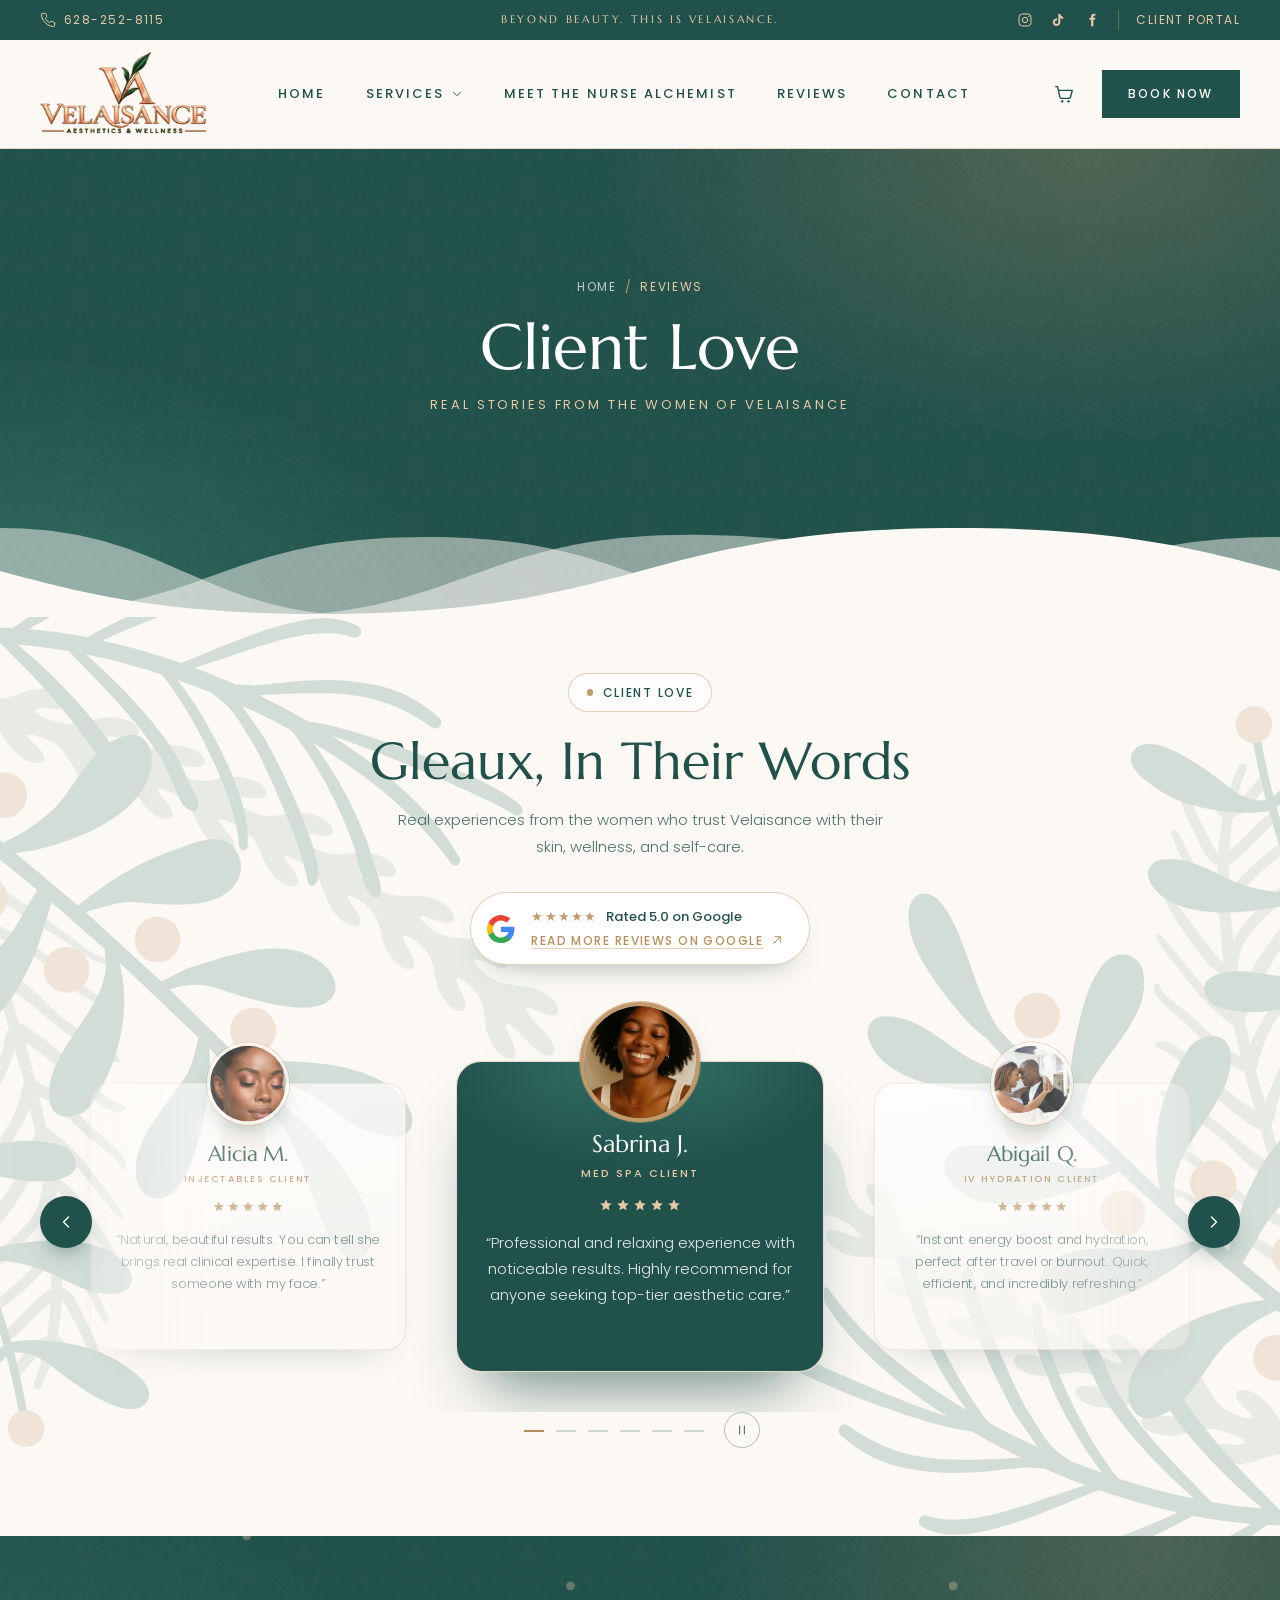
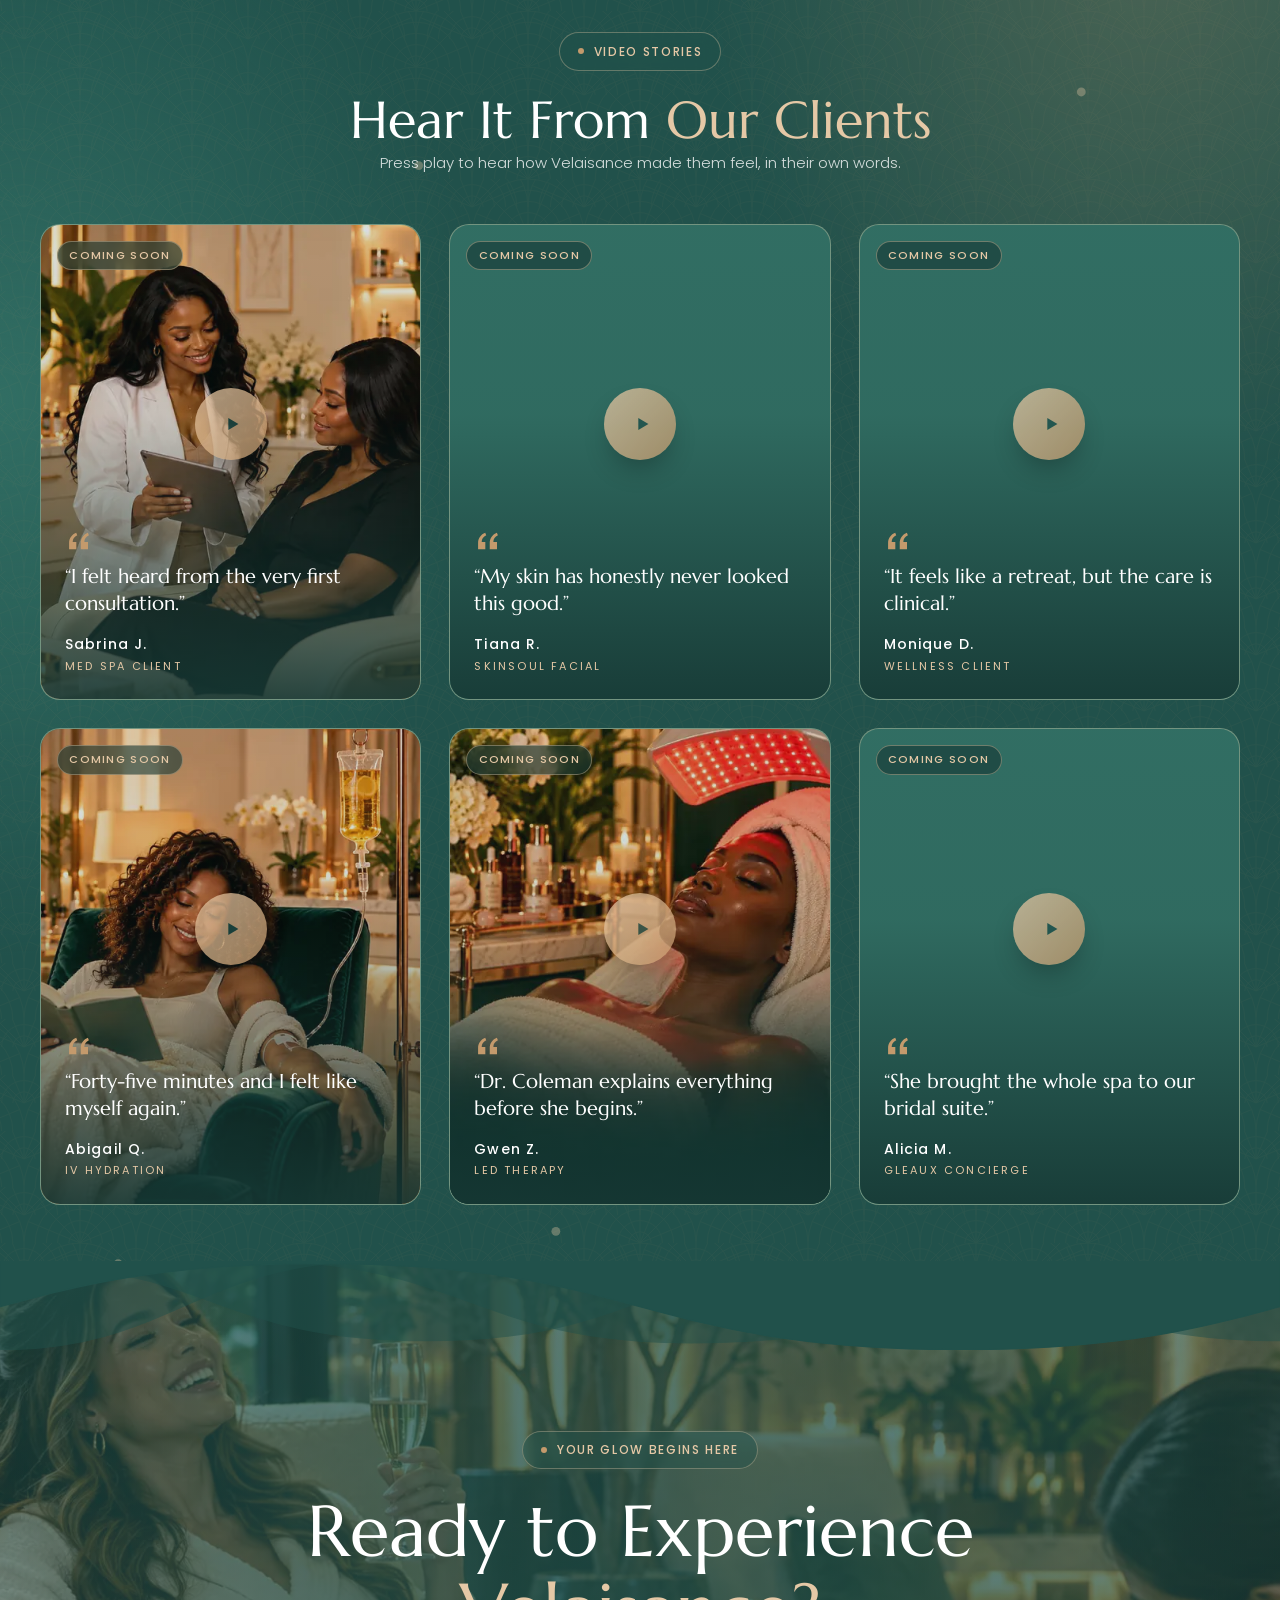
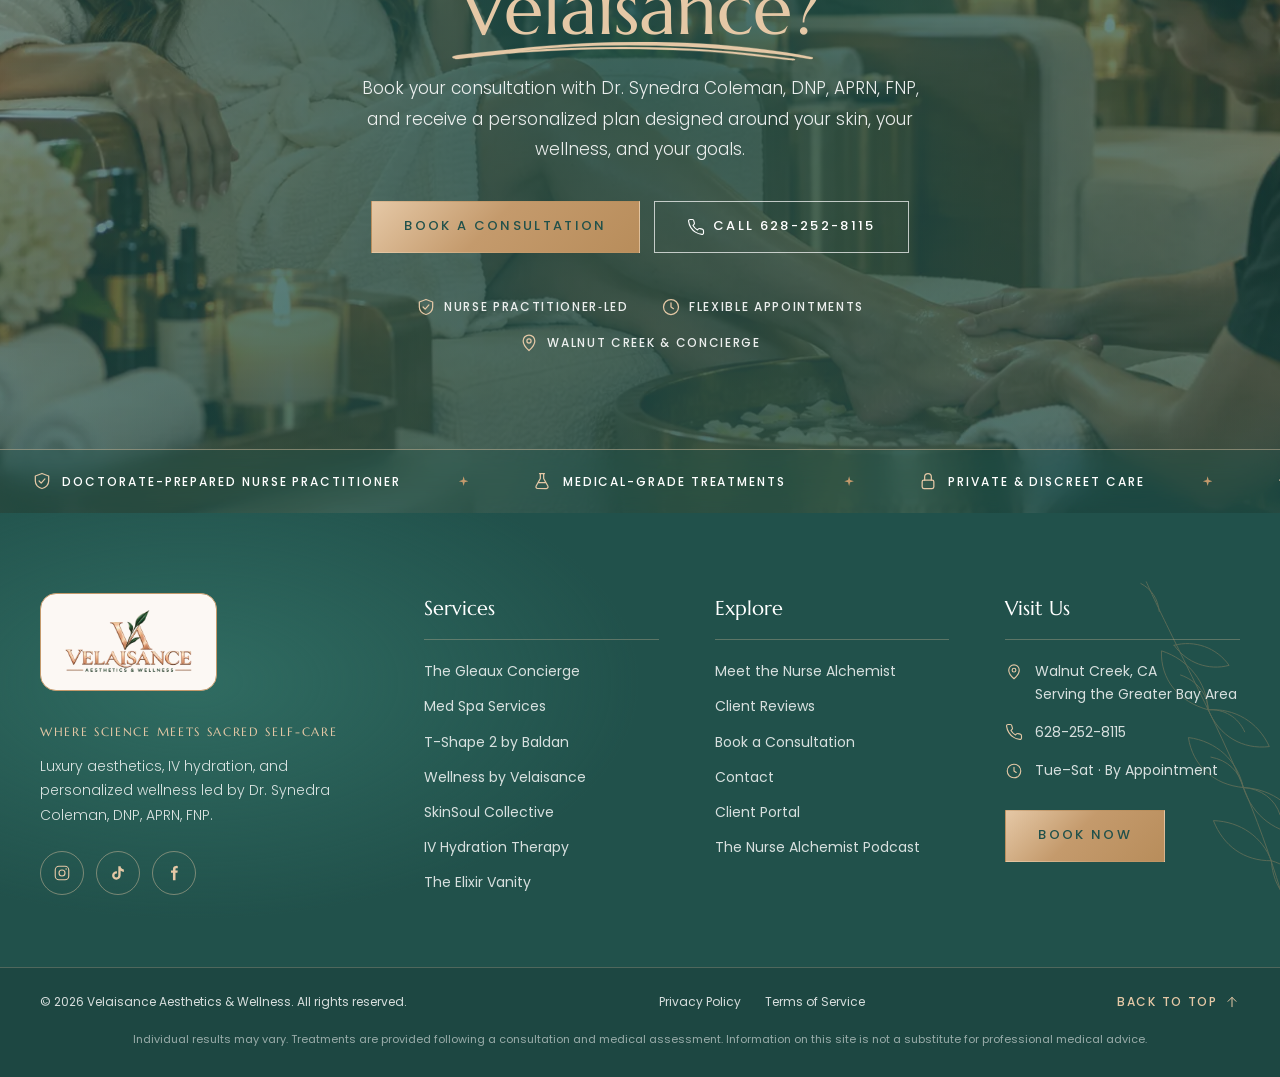
<file: html/reviews.html>
<!DOCTYPE html>
<html lang="en">
<head>
    <meta charset="UTF-8">
    <meta name="viewport" content="width=device-width, initial-scale=1.0">
    <title>Client Reviews | Velaisance Aesthetics &amp; Wellness</title>
    <meta name="description" content="Read and watch real client reviews of Velaisance Aesthetics &amp; Wellness, the nurse practitioner-led med spa of Dr. Synedra Coleman, DNP, APRN, FNP, in Walnut Creek.">
    <link rel="icon" type="image/png" href="../images/brand/velaisance-monogram.png">

    <!-- Link preview card (iMessage, Facebook, LinkedIn, Slack, X).
         Image + URL must be absolute; update the base URL if the site moves to her own domain. -->
    <meta property="og:type" content="website">
    <meta property="og:site_name" content="Velaisance Aesthetics &amp; Wellness">
    <meta property="og:title" content="Client Reviews | Velaisance">
    <meta property="og:description" content="Read and watch real client reviews of Velaisance Aesthetics &amp; Wellness, the nurse practitioner-led med spa of Dr. Synedra Coleman, DNP, APRN, FNP, in Walnut Creek.">
    <meta property="og:url" content="https://mfebres0919.github.io/Velaisance-Aesthetics-Wellness/html/reviews.html">
    <meta property="og:image" content="https://mfebres0919.github.io/Velaisance-Aesthetics-Wellness/images/brand/velaisance-share-v3.jpg">
    <meta property="og:image:secure_url" content="https://mfebres0919.github.io/Velaisance-Aesthetics-Wellness/images/brand/velaisance-share-v3.jpg">
    <meta property="og:image:type" content="image/jpeg">
    <meta property="og:image:width" content="1200">
    <meta property="og:image:height" content="630">
    <meta property="og:image:alt" content="Velaisance homepage: Where Science Meets Sacred Self-Care">
    <meta name="twitter:card" content="summary_large_image">
    <meta name="twitter:title" content="Client Reviews | Velaisance">
    <meta name="twitter:description" content="Read and watch real client reviews of Velaisance Aesthetics &amp; Wellness, the nurse practitioner-led med spa of Dr. Synedra Coleman, DNP, APRN, FNP, in Walnut Creek.">
    <meta name="twitter:image" content="https://mfebres0919.github.io/Velaisance-Aesthetics-Wellness/images/brand/velaisance-share-v3.jpg">

    <link rel="preload" href="../fonts/marcellus-latin-400-normal.woff2" as="font" type="font/woff2" crossorigin>
    <link rel="preload" href="../fonts/poppins-v24-latin-regular.woff2" as="font" type="font/woff2" crossorigin>

    <link rel="stylesheet" href="../css/global.css">
    <link rel="stylesheet" href="../css/reviews.css">

    <script src="../javascript/vendor/lenis.min.js" defer></script>
    <script src="../javascript/smooth-scroll.js" defer></script>
    <script src="../javascript/global.js" defer></script>
    <script src="../javascript/reviews.js" defer></script>
</head>
<body>
    <a class="skip-link" href="#main">Skip to content</a>

    <!-- ============ Top Bar ============ -->
    <div class="top-bar" role="region" aria-label="Contact and social links">
        <div class="top-bar__inner container">
            <a class="top-bar__phone" href="tel:+16282528115">
                <svg aria-hidden="true" viewBox="0 0 24 24" width="16" height="16"><path fill="none" stroke="currentColor" stroke-width="1.5" stroke-linecap="round" stroke-linejoin="round" d="M22 16.9v3a2 2 0 0 1-2.2 2 19.8 19.8 0 0 1-8.6-3.1 19.5 19.5 0 0 1-6-6A19.8 19.8 0 0 1 2.1 4.2 2 2 0 0 1 4.1 2h3a2 2 0 0 1 2 1.7c.1 1 .4 1.9.7 2.8a2 2 0 0 1-.5 2.1L8 9.9a16 16 0 0 0 6 6l1.3-1.3a2 2 0 0 1 2.1-.4c.9.3 1.8.6 2.8.7a2 2 0 0 1 1.7 2z"/></svg>
                628-252-8115
            </a>
            <div class="top-bar__messages" aria-live="polite">
                <p class="top-bar__message is-active">Beyond Beauty. This Is Velaisance.</p>
                <p class="top-bar__message"><a href="https://open.spotify.com/show/6z1pku0I9zaEbLr1d9MuW4" target="_blank" rel="noopener">&#10022; Listen to The Nurse Alchemist Podcast on Spotify &rarr;</a></p>
            </div>
            <div class="top-bar__links">
                <a class="top-bar__social" href="https://www.instagram.com/">
                    <svg aria-hidden="true" viewBox="0 0 24 24" width="16" height="16"><rect x="3" y="3" width="18" height="18" rx="5" fill="none" stroke="currentColor" stroke-width="1.5"/><circle cx="12" cy="12" r="4" fill="none" stroke="currentColor" stroke-width="1.5"/><circle cx="17.5" cy="6.5" r="1" fill="currentColor"/></svg>
                <span class="visually-hidden">Velaisance on Instagram</span></a>
                <a class="top-bar__social" href="https://www.tiktok.com/">
                    <svg aria-hidden="true" viewBox="0 0 24 24" width="16" height="16"><path fill="currentColor" d="M16.6 5.8A4.3 4.3 0 0 1 15.5 3h-3.1v12.4a2.6 2.6 0 1 1-2.6-2.6c.3 0 .5 0 .8.1V9.7a5.7 5.7 0 1 0 4.9 5.7V9.1a7.3 7.3 0 0 0 4.3 1.4V7.4a4.3 4.3 0 0 1-3.2-1.6z"/></svg>
                <span class="visually-hidden">Velaisance on TikTok</span></a>
                <a class="top-bar__social" href="https://www.facebook.com/">
                    <svg aria-hidden="true" viewBox="0 0 24 24" width="16" height="16"><path fill="currentColor" d="M14 8.5V6.8c0-.8.2-1.3 1.4-1.3H17V2.6a21 21 0 0 0-2.4-.1C12.2 2.5 10.6 4 10.6 6.6v1.9H8v3.2h2.6V21.5H14v-9.8h2.6l.4-3.2z"/></svg>
                <span class="visually-hidden">Velaisance on Facebook</span></a>
                <a class="top-bar__portal" href="../index.html#client-portal">Client Portal</a>
            </div>
        </div>
    </div>

    <!-- ============ Header / Navigation ============ -->
    <header class="site-header" id="site-header">
        <div class="site-header__inner container">
            <a class="site-header__logo" href="../index.html">
                <picture>
                    <source srcset="../images/brand/velaisance-logo-header-m.webp 240w, ../images/brand/velaisance-logo-header.webp 400w" sizes="(min-width: 1100px) 10.5rem, 8rem" type="image/webp">
                    <img src="../images/brand/velaisance-logo-header.png" srcset="../images/brand/velaisance-logo-header-m.png 240w, ../images/brand/velaisance-logo-header.png 400w" sizes="(min-width: 1100px) 10.5rem, 8rem" alt="Velaisance Aesthetics &amp; Wellness" width="400" height="202" decoding="async" fetchpriority="high">
                </picture>
            <span class="visually-hidden">Velaisance Aesthetics &amp; Wellness home</span></a>

            <nav class="site-nav" id="site-nav" aria-label="Main" data-lenis-prevent>
                <ul class="site-nav__list">
                    <li><a class="site-nav__link" href="../index.html#hero" data-section="hero">Home</a></li>
                    <li class="site-nav__item--dropdown">
                        <button class="site-nav__link site-nav__toggle" type="button" data-section="services" aria-expanded="false" aria-controls="services-menu">
                            Services
                            <svg aria-hidden="true" viewBox="0 0 24 24" width="14" height="14"><path fill="none" stroke="currentColor" stroke-width="1.5" stroke-linecap="round" stroke-linejoin="round" d="m6 9 6 6 6-6"/></svg>
                        </button>
                        <ul class="site-nav__dropdown" id="services-menu">
                            <li><a href="service-gleaux-concierge.html">The Gleaux Concierge</a></li>
                            <li><a href="service-med-spa.html">Med Spa Services</a></li>
                            <li><a href="service-t-shape-2.html">T-Shape 2 by Baldan</a></li>
                            <li><a href="service-wellness.html">Wellness by Velaisance</a></li>
                            <li><a href="service-skinsoul.html">SkinSoul Collective</a></li>
                            <li><a href="service-iv-hydration.html">IV Hydration Therapy</a></li>
                            <li><a href="service-elixir-vanity.html">The Elixir Vanity</a></li>
                        </ul>
                    </li>
                    <li><a class="site-nav__link" href="about.html" data-section="about">Meet the Nurse Alchemist</a></li>
                    <li><a class="site-nav__link is-current" href="reviews.html" data-section="reviews" aria-current="page">Reviews</a></li>
                    <li><a class="site-nav__link" href="contact.html" data-section="contact">Contact</a></li>
                </ul>
                <div class="site-nav__mobile-extras">
                    <a class="button button--emerald" href="https://book.prospyrmed.com/4cce81ef-f2c5-4e11-8446-f26833523e22/select-service?workspaceId=25875597-275b-4d12-b427-3f18097b015f&amp;locationId=57bc5251-1073-4fe5-9a47-7d9fa82c98e7" target="_blank" rel="noopener" data-booking>Book a Consultation</a>
                    <a class="site-nav__mobile-phone" href="tel:+16282528115">Call 628-252-8115</a>
                </div>
            </nav>

            <div class="site-header__actions">
                <a class="site-header__icon" href="shop.html">
                    <svg aria-hidden="true" viewBox="0 0 24 24" width="22" height="22"><path fill="none" stroke="currentColor" stroke-width="1.5" stroke-linecap="round" stroke-linejoin="round" d="M3 4h2l2.4 11.2a2 2 0 0 0 2 1.6h7.7a2 2 0 0 0 2-1.5L21 8H6.2"/><circle cx="10" cy="20" r="1.3" fill="currentColor"/><circle cx="17" cy="20" r="1.3" fill="currentColor"/></svg>
                <span class="visually-hidden">Shop The Elixir Vanity</span></a>
                <a class="button button--emerald site-header__book" href="https://book.prospyrmed.com/4cce81ef-f2c5-4e11-8446-f26833523e22/select-service?workspaceId=25875597-275b-4d12-b427-3f18097b015f&amp;locationId=57bc5251-1073-4fe5-9a47-7d9fa82c98e7" target="_blank" rel="noopener" data-booking>Book Now</a>
                <button class="site-header__menu-toggle" type="button" aria-expanded="false" aria-controls="site-nav" aria-label="Open menu">
                    <span></span><span></span><span></span>
                </button>
            </div>
        </div>
    </header>

    <main id="main">
        <!-- ============ Page banner ============ -->
        <section class="page-banner" aria-labelledby="page-title">
            <div class="container page-banner__inner">
                <nav class="page-crumbs" aria-label="Breadcrumb">
                    <ol>
                        <li><a href="../index.html">Home</a></li>
                        <li aria-current="page">Reviews</li>
                    </ol>
                </nav>
                <h1 class="page-banner__title" id="page-title">Client Love</h1>
                <p class="page-banner__tag">Real stories from the women of Velaisance</p>
            </div>
            <div class="section-divider section-divider--banner" aria-hidden="true">
                <svg viewBox="0 0 1000 100" preserveAspectRatio="none" width="1000" height="100"><g fill="currentColor"><path d="M0 1v99c134.3 0 153.7-99 296-99H0Z" opacity=".5"/><path d="M1000 4v86C833.3 90 833.3 3.6 666.7 3.6S500 90 333.3 90 166.7 4 0 4h1000Z" opacity=".5"/><path d="M617 1v86C372 119 384 1 196 1h421Z" opacity=".5"/><path d="M1000 0H0v52C62.5 28 125 4 250 4c250 0 250 96 500 96 125 0 187.5-24 250-48V0Z"/></g></svg>
            </div>
        </section>

        <!-- ============ Reviews ============ -->
        <section class="reviews" id="reviews" aria-labelledby="reviews-title">
            <div class="section-divider section-divider--reviews" aria-hidden="true">
                <svg viewBox="0 0 1000 100" preserveAspectRatio="none" width="1000" height="100"><g fill="currentColor"><path d="M0 1v99c134.3 0 153.7-99 296-99H0Z" opacity=".5"/><path d="M1000 4v86C833.3 90 833.3 3.6 666.7 3.6S500 90 333.3 90 166.7 4 0 4h1000Z" opacity=".5"/><path d="M617 1v86C372 119 384 1 196 1h421Z" opacity=".5"/><path d="M1000 0H0v52C62.5 28 125 4 250 4c250 0 250 96 500 96 125 0 187.5-24 250-48V0Z"/></g></svg>
            </div>

            <div class="reviews__header container">
                <p class="badge badge--light"><span class="badge__dot" aria-hidden="true"></span>Client Love</p>
                <h2 class="section-title" id="reviews-title">Gleaux, In Their Words</h2>
                <p class="section-intro">Real experiences from the women who trust Velaisance with their skin, wellness, and self-care.</p>
            </div>
            <div class="reviews__google container">
                <!-- TODO: replace href with her Google Business Profile reviews link -->
                <a class="google-link" href="#" target="_blank" rel="noopener">
                    <svg class="google-link__logo" aria-hidden="true" viewBox="0 0 24 24" width="28" height="28">
                        <path fill="#4285F4" d="M23.5 12.3c0-.8-.1-1.6-.2-2.3H12v4.5h6.5a5.6 5.6 0 0 1-2.4 3.6v3h3.9c2.2-2.1 3.5-5.1 3.5-8.8z"/>
                        <path fill="#34A853" d="M12 24c3.2 0 6-1.1 8-2.9l-3.9-3c-1.1.7-2.5 1.2-4.1 1.2-3.1 0-5.8-2.1-6.7-5H1.3v3.1A12 12 0 0 0 12 24z"/>
                        <path fill="#FBBC05" d="M5.3 14.3a7.2 7.2 0 0 1 0-4.6V6.6h-4a12 12 0 0 0 0 10.8z"/>
                        <path fill="#EA4335" d="M12 4.8c1.8 0 3.4.6 4.6 1.8l3.4-3.4A12 12 0 0 0 1.3 6.6l4 3.1c.9-2.8 3.6-4.9 6.7-4.9z"/>
                    </svg>
                    <span class="google-link__text">
                        <span class="google-link__rating">
                            <span class="google-link__stars" role="img" aria-label="Rated 5 out of 5 on Google">&#9733;&#9733;&#9733;&#9733;&#9733;</span>
                            Rated 5.0 on Google
                        </span>
                        <span class="google-link__cta">Read more reviews on Google
                            <svg aria-hidden="true" viewBox="0 0 24 24" width="16" height="16"><path d="M7 17 17 7M9 7h8v8"/></svg>
                        </span>
                    </span>
                </a>
            </div>            

            <div class="reviews__carousel">
                <button class="reviews__arrow reviews__arrow--prev" type="button" data-direction="prev" aria-label="Previous review">
                    <svg aria-hidden="true" viewBox="0 0 24 24" width="20" height="20"><path d="m15 6-6 6 6 6"/></svg>
                </button>

                <div class="reviews__track" id="reviews-track" tabindex="0" role="region" aria-label="Client reviews, scroll sideways">
                    <article class="review-card">
                        <picture class="review-card__avatar">
                            <source srcset="../images/reviews/reviewer-sabrina.webp" type="image/webp">
                            <img src="../images/reviews/reviewer-sabrina.jpg" alt="" width="240" height="240" loading="lazy" decoding="async">
                        </picture>
                        <h3 class="review-card__name">Sabrina J.</h3>
                        <p class="review-card__service">Med Spa Client</p>
                        <p class="review-card__stars" role="img" aria-label="5 out of 5 stars"><svg aria-hidden="true" viewBox="0 0 24 24" width="14" height="14"><path d="m12 2 2.9 6.9 7.1.6-5.4 4.7 1.6 7L12 17.5 5.8 21.2l1.6-7L2 9.5l7.1-.6z"/></svg><svg aria-hidden="true" viewBox="0 0 24 24" width="14" height="14"><path d="m12 2 2.9 6.9 7.1.6-5.4 4.7 1.6 7L12 17.5 5.8 21.2l1.6-7L2 9.5l7.1-.6z"/></svg><svg aria-hidden="true" viewBox="0 0 24 24" width="14" height="14"><path d="m12 2 2.9 6.9 7.1.6-5.4 4.7 1.6 7L12 17.5 5.8 21.2l1.6-7L2 9.5l7.1-.6z"/></svg><svg aria-hidden="true" viewBox="0 0 24 24" width="14" height="14"><path d="m12 2 2.9 6.9 7.1.6-5.4 4.7 1.6 7L12 17.5 5.8 21.2l1.6-7L2 9.5l7.1-.6z"/></svg><svg aria-hidden="true" viewBox="0 0 24 24" width="14" height="14"><path d="m12 2 2.9 6.9 7.1.6-5.4 4.7 1.6 7L12 17.5 5.8 21.2l1.6-7L2 9.5l7.1-.6z"/></svg></p>
                        <blockquote class="review-card__quote">
                            <p>&ldquo;Professional and relaxing experience with noticeable results. Highly recommend for anyone seeking top-tier aesthetic care.&rdquo;</p>
                        </blockquote>
                    </article>

                    <article class="review-card">
                        <picture class="review-card__avatar">
                            <source srcset="../images/reviews/reviewer-abigail.webp" type="image/webp">
                            <img src="../images/reviews/reviewer-abigail.jpg" alt="" width="240" height="240" loading="lazy" decoding="async">
                        </picture>
                        <h3 class="review-card__name">Abigail Q.</h3>
                        <p class="review-card__service">IV Hydration Client</p>
                        <p class="review-card__stars" role="img" aria-label="5 out of 5 stars"><svg aria-hidden="true" viewBox="0 0 24 24" width="14" height="14"><path d="m12 2 2.9 6.9 7.1.6-5.4 4.7 1.6 7L12 17.5 5.8 21.2l1.6-7L2 9.5l7.1-.6z"/></svg><svg aria-hidden="true" viewBox="0 0 24 24" width="14" height="14"><path d="m12 2 2.9 6.9 7.1.6-5.4 4.7 1.6 7L12 17.5 5.8 21.2l1.6-7L2 9.5l7.1-.6z"/></svg><svg aria-hidden="true" viewBox="0 0 24 24" width="14" height="14"><path d="m12 2 2.9 6.9 7.1.6-5.4 4.7 1.6 7L12 17.5 5.8 21.2l1.6-7L2 9.5l7.1-.6z"/></svg><svg aria-hidden="true" viewBox="0 0 24 24" width="14" height="14"><path d="m12 2 2.9 6.9 7.1.6-5.4 4.7 1.6 7L12 17.5 5.8 21.2l1.6-7L2 9.5l7.1-.6z"/></svg><svg aria-hidden="true" viewBox="0 0 24 24" width="14" height="14"><path d="m12 2 2.9 6.9 7.1.6-5.4 4.7 1.6 7L12 17.5 5.8 21.2l1.6-7L2 9.5l7.1-.6z"/></svg></p>
                        <blockquote class="review-card__quote">
                            <p>&ldquo;Instant energy boost and hydration, perfect after travel or burnout. Quick, efficient, and incredibly refreshing.&rdquo;</p>
                        </blockquote>
                    </article>

                    <article class="review-card">
                        <picture class="review-card__avatar">
                            <source srcset="../images/reviews/reviewer-gwen.webp" type="image/webp">
                            <img src="../images/reviews/reviewer-gwen.jpg" alt="" width="240" height="240" loading="lazy" decoding="async">
                        </picture>
                        <h3 class="review-card__name">Gwen Z.</h3>
                        <p class="review-card__service">Wellness Client</p>
                        <p class="review-card__stars" role="img" aria-label="5 out of 5 stars"><svg aria-hidden="true" viewBox="0 0 24 24" width="14" height="14"><path d="m12 2 2.9 6.9 7.1.6-5.4 4.7 1.6 7L12 17.5 5.8 21.2l1.6-7L2 9.5l7.1-.6z"/></svg><svg aria-hidden="true" viewBox="0 0 24 24" width="14" height="14"><path d="m12 2 2.9 6.9 7.1.6-5.4 4.7 1.6 7L12 17.5 5.8 21.2l1.6-7L2 9.5l7.1-.6z"/></svg><svg aria-hidden="true" viewBox="0 0 24 24" width="14" height="14"><path d="m12 2 2.9 6.9 7.1.6-5.4 4.7 1.6 7L12 17.5 5.8 21.2l1.6-7L2 9.5l7.1-.6z"/></svg><svg aria-hidden="true" viewBox="0 0 24 24" width="14" height="14"><path d="m12 2 2.9 6.9 7.1.6-5.4 4.7 1.6 7L12 17.5 5.8 21.2l1.6-7L2 9.5l7.1-.6z"/></svg><svg aria-hidden="true" viewBox="0 0 24 24" width="14" height="14"><path d="m12 2 2.9 6.9 7.1.6-5.4 4.7 1.6 7L12 17.5 5.8 21.2l1.6-7L2 9.5l7.1-.6z"/></svg></p>
                        <blockquote class="review-card__quote">
                            <p>&ldquo;Truly holistic wellness support that nurtures both body and mind. Personalized attention makes all the difference.&rdquo;</p>
                        </blockquote>
                    </article>

                    <!-- PLACEHOLDER review: replace with a real client review before launch -->
                    <article class="review-card">
                        <picture class="review-card__avatar">
                            <source srcset="../images/reviews/client-avatar-1.webp" type="image/webp">
                            <img src="../images/reviews/client-avatar-1.jpg" alt="" width="240" height="240" loading="lazy" decoding="async">
                        </picture>
                        <h3 class="review-card__name">Tiana R.</h3>
                        <p class="review-card__service">SkinSoul Facial Client</p>
                        <p class="review-card__stars" role="img" aria-label="5 out of 5 stars"><svg aria-hidden="true" viewBox="0 0 24 24" width="14" height="14"><path d="m12 2 2.9 6.9 7.1.6-5.4 4.7 1.6 7L12 17.5 5.8 21.2l1.6-7L2 9.5l7.1-.6z"/></svg><svg aria-hidden="true" viewBox="0 0 24 24" width="14" height="14"><path d="m12 2 2.9 6.9 7.1.6-5.4 4.7 1.6 7L12 17.5 5.8 21.2l1.6-7L2 9.5l7.1-.6z"/></svg><svg aria-hidden="true" viewBox="0 0 24 24" width="14" height="14"><path d="m12 2 2.9 6.9 7.1.6-5.4 4.7 1.6 7L12 17.5 5.8 21.2l1.6-7L2 9.5l7.1-.6z"/></svg><svg aria-hidden="true" viewBox="0 0 24 24" width="14" height="14"><path d="m12 2 2.9 6.9 7.1.6-5.4 4.7 1.6 7L12 17.5 5.8 21.2l1.6-7L2 9.5l7.1-.6z"/></svg><svg aria-hidden="true" viewBox="0 0 24 24" width="14" height="14"><path d="m12 2 2.9 6.9 7.1.6-5.4 4.7 1.6 7L12 17.5 5.8 21.2l1.6-7L2 9.5l7.1-.6z"/></svg></p>
                        <blockquote class="review-card__quote">
                            <p>&ldquo;From the moment I walked in I felt cared for. My skin has never looked this radiant, and Dr. Coleman explained every step.&rdquo;</p>
                        </blockquote>
                    </article>

                    <!-- PLACEHOLDER review: replace with a real client review before launch -->
                    <article class="review-card">
                        <picture class="review-card__avatar">
                            <source srcset="../images/reviews/client-avatar-2.webp" type="image/webp">
                            <img src="../images/reviews/client-avatar-2.jpg" alt="" width="240" height="240" loading="lazy" decoding="async">
                        </picture>
                        <h3 class="review-card__name">Monique D.</h3>
                        <p class="review-card__service">Concierge Client</p>
                        <p class="review-card__stars" role="img" aria-label="5 out of 5 stars"><svg aria-hidden="true" viewBox="0 0 24 24" width="14" height="14"><path d="m12 2 2.9 6.9 7.1.6-5.4 4.7 1.6 7L12 17.5 5.8 21.2l1.6-7L2 9.5l7.1-.6z"/></svg><svg aria-hidden="true" viewBox="0 0 24 24" width="14" height="14"><path d="m12 2 2.9 6.9 7.1.6-5.4 4.7 1.6 7L12 17.5 5.8 21.2l1.6-7L2 9.5l7.1-.6z"/></svg><svg aria-hidden="true" viewBox="0 0 24 24" width="14" height="14"><path d="m12 2 2.9 6.9 7.1.6-5.4 4.7 1.6 7L12 17.5 5.8 21.2l1.6-7L2 9.5l7.1-.6z"/></svg><svg aria-hidden="true" viewBox="0 0 24 24" width="14" height="14"><path d="m12 2 2.9 6.9 7.1.6-5.4 4.7 1.6 7L12 17.5 5.8 21.2l1.6-7L2 9.5l7.1-.6z"/></svg><svg aria-hidden="true" viewBox="0 0 24 24" width="14" height="14"><path d="m12 2 2.9 6.9 7.1.6-5.4 4.7 1.6 7L12 17.5 5.8 21.2l1.6-7L2 9.5l7.1-.6z"/></svg></p>
                        <blockquote class="review-card__quote">
                            <p>&ldquo;Having Velaisance come to my home before my event was pure luxury. I felt pampered, confident, and glowing all night.&rdquo;</p>
                        </blockquote>
                    </article>

                    <!-- PLACEHOLDER review: replace with a real client review before launch -->
                    <article class="review-card">
                        <picture class="review-card__avatar">
                            <source srcset="../images/reviews/client-avatar-3.webp" type="image/webp">
                            <img src="../images/reviews/client-avatar-3.jpg" alt="" width="240" height="240" loading="lazy" decoding="async">
                        </picture>
                        <h3 class="review-card__name">Alicia M.</h3>
                        <p class="review-card__service">Injectables Client</p>
                        <p class="review-card__stars" role="img" aria-label="5 out of 5 stars"><svg aria-hidden="true" viewBox="0 0 24 24" width="14" height="14"><path d="m12 2 2.9 6.9 7.1.6-5.4 4.7 1.6 7L12 17.5 5.8 21.2l1.6-7L2 9.5l7.1-.6z"/></svg><svg aria-hidden="true" viewBox="0 0 24 24" width="14" height="14"><path d="m12 2 2.9 6.9 7.1.6-5.4 4.7 1.6 7L12 17.5 5.8 21.2l1.6-7L2 9.5l7.1-.6z"/></svg><svg aria-hidden="true" viewBox="0 0 24 24" width="14" height="14"><path d="m12 2 2.9 6.9 7.1.6-5.4 4.7 1.6 7L12 17.5 5.8 21.2l1.6-7L2 9.5l7.1-.6z"/></svg><svg aria-hidden="true" viewBox="0 0 24 24" width="14" height="14"><path d="m12 2 2.9 6.9 7.1.6-5.4 4.7 1.6 7L12 17.5 5.8 21.2l1.6-7L2 9.5l7.1-.6z"/></svg><svg aria-hidden="true" viewBox="0 0 24 24" width="14" height="14"><path d="m12 2 2.9 6.9 7.1.6-5.4 4.7 1.6 7L12 17.5 5.8 21.2l1.6-7L2 9.5l7.1-.6z"/></svg></p>
                        <blockquote class="review-card__quote">
                            <p>&ldquo;Natural, beautiful results. You can tell she brings real clinical expertise. I finally trust someone with my face.&rdquo;</p>
                        </blockquote>
                    </article>
                </div>

                <button class="reviews__arrow reviews__arrow--next" type="button" data-direction="next" aria-label="Next review">
                    <svg aria-hidden="true" viewBox="0 0 24 24" width="20" height="20"><path d="m9 6 6 6-6 6"/></svg>
                </button>
            </div>

            <div class="reviews__footer">
                <div class="carousel-dots" role="group" aria-label="Choose a review">
                    <button class="carousel-dot is-active" type="button" aria-label="Show review from Sabrina J." aria-current="true"></button>
                    <button class="carousel-dot" type="button" aria-label="Show review from Abigail Q."></button>
                    <button class="carousel-dot" type="button" aria-label="Show review from Gwen Z."></button>
                    <button class="carousel-dot" type="button" aria-label="Show review from Tiana R."></button>
                    <button class="carousel-dot" type="button" aria-label="Show review from Monique D."></button>
                    <button class="carousel-dot" type="button" aria-label="Show review from Alicia M."></button>
                </div>
                <button class="carousel-pause" type="button" aria-label="Pause review carousel" aria-pressed="false">
                    <svg class="carousel-pause__pause" aria-hidden="true" viewBox="0 0 24 24" width="14" height="14"><path d="M8 5v14M16 5v14"/></svg>
                    <svg class="carousel-pause__play" aria-hidden="true" viewBox="0 0 24 24" width="14" height="14"><path d="M8 5v14l11-7z"/></svg>
                </button>
            </div>
        </section>


        <!-- ============ Video stories (play in a popup; see VIDEOS in tools/build-pages.py) ============ -->
        <section class="vr" aria-labelledby="vr-title">
            <span class="vr__pattern" aria-hidden="true"></span>
            <span class="particles particles--light" aria-hidden="true"></span>
            <div class="container">
                <div class="vr__header">
                    <p class="badge"><span class="badge__dot" aria-hidden="true"></span>Video Stories</p>
                    <h2 class="section-title" id="vr-title">Hear It From <em>Our Clients</em></h2>
                    <p class="section-intro">Press play to hear how Velaisance made them feel, in their own words.</p>
                </div>
                <ul class="vr__grid">
                    <li>
                        <button class="vr-card is-soon" type="button" data-video="" data-title="Sabrina J., Med Spa Client" aria-label="Sabrina J.'s video review, coming soon">
                            <picture class="vr-card__poster">
                                <source srcset="../images/reviews/video/poster-consultation.webp" type="image/webp">
                                <img src="../images/reviews/video/poster-consultation.jpg" alt="" width="480" height="600" loading="lazy" decoding="async">
                            </picture>
                            <span class="vr-card__top">
                                <span class="vr-card__length">1:12</span>
                                <span class="vr-card__soon">Coming soon</span>
                            </span>
                            <span class="vr-card__play"><svg aria-hidden="true" viewBox="0 0 24 24" width="22" height="22"><path d="M8 5.5v13l11-6.5z"/></svg></span>
                            <span class="vr-card__body">
                                <svg class="vr-card__quote" aria-hidden="true" viewBox="0 0 24 24" width="28" height="28"><path d="M9.6 5C6 6.4 3.5 9.6 3.5 13.6V19h6.2v-6.2H6.6c0-2.6 1.4-4.7 3.9-5.8zm10 0c-3.6 1.4-6.1 4.6-6.1 8.6V19h6.2v-6.2h-3.1c0-2.6 1.4-4.7 3.9-5.8z"/></svg>
                                <span class="vr-card__text">&ldquo;I felt heard from the very first consultation.&rdquo;</span>
                                <span class="vr-card__name">Sabrina J.</span>
                                <span class="vr-card__service">Med Spa Client</span>
                            </span>
                        </button>
                    </li>
                    <li>
                        <button class="vr-card is-soon" type="button" data-video="" data-title="Tiana R., SkinSoul Facial" aria-label="Tiana R.'s video review, coming soon">
                            <picture class="vr-card__poster">
                                <source srcset="../images/reviews/video/poster-glow.webp" type="image/webp">
                                <img src="../images/reviews/video/poster-glow.jpg" alt="" width="480" height="600" loading="lazy" decoding="async">
                            </picture>
                            <span class="vr-card__top">
                                <span class="vr-card__length">0:58</span>
                                <span class="vr-card__soon">Coming soon</span>
                            </span>
                            <span class="vr-card__play"><svg aria-hidden="true" viewBox="0 0 24 24" width="22" height="22"><path d="M8 5.5v13l11-6.5z"/></svg></span>
                            <span class="vr-card__body">
                                <svg class="vr-card__quote" aria-hidden="true" viewBox="0 0 24 24" width="28" height="28"><path d="M9.6 5C6 6.4 3.5 9.6 3.5 13.6V19h6.2v-6.2H6.6c0-2.6 1.4-4.7 3.9-5.8zm10 0c-3.6 1.4-6.1 4.6-6.1 8.6V19h6.2v-6.2h-3.1c0-2.6 1.4-4.7 3.9-5.8z"/></svg>
                                <span class="vr-card__text">&ldquo;My skin has honestly never looked this good.&rdquo;</span>
                                <span class="vr-card__name">Tiana R.</span>
                                <span class="vr-card__service">SkinSoul Facial</span>
                            </span>
                        </button>
                    </li>
                    <li>
                        <button class="vr-card is-soon" type="button" data-video="" data-title="Monique D., Wellness Client" aria-label="Monique D.'s video review, coming soon">
                            <picture class="vr-card__poster">
                                <source srcset="../images/reviews/video/poster-lounge.webp" type="image/webp">
                                <img src="../images/reviews/video/poster-lounge.jpg" alt="" width="480" height="600" loading="lazy" decoding="async">
                            </picture>
                            <span class="vr-card__top">
                                <span class="vr-card__length">1:30</span>
                                <span class="vr-card__soon">Coming soon</span>
                            </span>
                            <span class="vr-card__play"><svg aria-hidden="true" viewBox="0 0 24 24" width="22" height="22"><path d="M8 5.5v13l11-6.5z"/></svg></span>
                            <span class="vr-card__body">
                                <svg class="vr-card__quote" aria-hidden="true" viewBox="0 0 24 24" width="28" height="28"><path d="M9.6 5C6 6.4 3.5 9.6 3.5 13.6V19h6.2v-6.2H6.6c0-2.6 1.4-4.7 3.9-5.8zm10 0c-3.6 1.4-6.1 4.6-6.1 8.6V19h6.2v-6.2h-3.1c0-2.6 1.4-4.7 3.9-5.8z"/></svg>
                                <span class="vr-card__text">&ldquo;It feels like a retreat, but the care is clinical.&rdquo;</span>
                                <span class="vr-card__name">Monique D.</span>
                                <span class="vr-card__service">Wellness Client</span>
                            </span>
                        </button>
                    </li>
                    <li>
                        <button class="vr-card is-soon" type="button" data-video="" data-title="Abigail Q., IV Hydration" aria-label="Abigail Q.'s video review, coming soon">
                            <picture class="vr-card__poster">
                                <source srcset="../images/reviews/video/poster-iv.webp" type="image/webp">
                                <img src="../images/reviews/video/poster-iv.jpg" alt="" width="480" height="600" loading="lazy" decoding="async">
                            </picture>
                            <span class="vr-card__top">
                                <span class="vr-card__length">0:45</span>
                                <span class="vr-card__soon">Coming soon</span>
                            </span>
                            <span class="vr-card__play"><svg aria-hidden="true" viewBox="0 0 24 24" width="22" height="22"><path d="M8 5.5v13l11-6.5z"/></svg></span>
                            <span class="vr-card__body">
                                <svg class="vr-card__quote" aria-hidden="true" viewBox="0 0 24 24" width="28" height="28"><path d="M9.6 5C6 6.4 3.5 9.6 3.5 13.6V19h6.2v-6.2H6.6c0-2.6 1.4-4.7 3.9-5.8zm10 0c-3.6 1.4-6.1 4.6-6.1 8.6V19h6.2v-6.2h-3.1c0-2.6 1.4-4.7 3.9-5.8z"/></svg>
                                <span class="vr-card__text">&ldquo;Forty-five minutes and I felt like myself again.&rdquo;</span>
                                <span class="vr-card__name">Abigail Q.</span>
                                <span class="vr-card__service">IV Hydration</span>
                            </span>
                        </button>
                    </li>
                    <li>
                        <button class="vr-card is-soon" type="button" data-video="" data-title="Gwen Z., LED Therapy" aria-label="Gwen Z.'s video review, coming soon">
                            <picture class="vr-card__poster">
                                <source srcset="../images/reviews/video/poster-facial.webp" type="image/webp">
                                <img src="../images/reviews/video/poster-facial.jpg" alt="" width="480" height="600" loading="lazy" decoding="async">
                            </picture>
                            <span class="vr-card__top">
                                <span class="vr-card__length">1:05</span>
                                <span class="vr-card__soon">Coming soon</span>
                            </span>
                            <span class="vr-card__play"><svg aria-hidden="true" viewBox="0 0 24 24" width="22" height="22"><path d="M8 5.5v13l11-6.5z"/></svg></span>
                            <span class="vr-card__body">
                                <svg class="vr-card__quote" aria-hidden="true" viewBox="0 0 24 24" width="28" height="28"><path d="M9.6 5C6 6.4 3.5 9.6 3.5 13.6V19h6.2v-6.2H6.6c0-2.6 1.4-4.7 3.9-5.8zm10 0c-3.6 1.4-6.1 4.6-6.1 8.6V19h6.2v-6.2h-3.1c0-2.6 1.4-4.7 3.9-5.8z"/></svg>
                                <span class="vr-card__text">&ldquo;Dr. Coleman explains everything before she begins.&rdquo;</span>
                                <span class="vr-card__name">Gwen Z.</span>
                                <span class="vr-card__service">LED Therapy</span>
                            </span>
                        </button>
                    </li>
                    <li>
                        <button class="vr-card is-soon" type="button" data-video="" data-title="Alicia M., Gleaux Concierge" aria-label="Alicia M.'s video review, coming soon">
                            <picture class="vr-card__poster">
                                <source srcset="../images/reviews/video/poster-concierge.webp" type="image/webp">
                                <img src="../images/reviews/video/poster-concierge.jpg" alt="" width="480" height="600" loading="lazy" decoding="async">
                            </picture>
                            <span class="vr-card__top">
                                <span class="vr-card__length">1:20</span>
                                <span class="vr-card__soon">Coming soon</span>
                            </span>
                            <span class="vr-card__play"><svg aria-hidden="true" viewBox="0 0 24 24" width="22" height="22"><path d="M8 5.5v13l11-6.5z"/></svg></span>
                            <span class="vr-card__body">
                                <svg class="vr-card__quote" aria-hidden="true" viewBox="0 0 24 24" width="28" height="28"><path d="M9.6 5C6 6.4 3.5 9.6 3.5 13.6V19h6.2v-6.2H6.6c0-2.6 1.4-4.7 3.9-5.8zm10 0c-3.6 1.4-6.1 4.6-6.1 8.6V19h6.2v-6.2h-3.1c0-2.6 1.4-4.7 3.9-5.8z"/></svg>
                                <span class="vr-card__text">&ldquo;She brought the whole spa to our bridal suite.&rdquo;</span>
                                <span class="vr-card__name">Alicia M.</span>
                                <span class="vr-card__service">Gleaux Concierge</span>
                            </span>
                        </button>
                    </li>
                </ul>
            </div>
        </section>

        <!-- Video popup (reviews.js fills in the source on open, so videos only load when played) -->
        <dialog class="vr-modal" id="vr-modal" aria-labelledby="vr-modal-title">
            <div class="vr-modal__inner">
                <div class="vr-modal__head">
                    <p class="vr-modal__title" id="vr-modal-title"></p>
                    <button class="vr-modal__close" type="button" aria-label="Close video">
                        <svg aria-hidden="true" viewBox="0 0 24 24" width="20" height="20"><path d="M6 6l12 12M18 6 6 18"/></svg>
                    </button>
                </div>
                <video class="vr-modal__video" controls playsinline preload="none"></video>
            </div>
        </dialog>

        <!-- ============ Final CTA ============ -->
        <section class="final-cta" id="consultation" aria-labelledby="final-cta-title">
            <div class="section-divider section-divider--cta" aria-hidden="true">
                <svg viewBox="0 0 1000 100" preserveAspectRatio="none" width="1000" height="100"><g fill="currentColor"><path d="M0 1v99c134.3 0 153.7-99 296-99H0Z" opacity=".5"/><path d="M1000 4v86C833.3 90 833.3 3.6 666.7 3.6S500 90 333.3 90 166.7 4 0 4h1000Z" opacity=".5"/><path d="M617 1v86C372 119 384 1 196 1h421Z" opacity=".5"/><path d="M1000 0H0v52C62.5 28 125 4 250 4c250 0 250 96 500 96 125 0 187.5-24 250-48V0Z"/></g></svg>
            </div>

            <picture class="final-cta__bg" aria-hidden="true">
                <source media="(max-width: 767px)" srcset="../images/cta/cta-spa-suite-m.webp" type="image/webp">
                <source media="(max-width: 767px)" srcset="../images/cta/cta-spa-suite-m.jpg" type="image/jpeg">
                <source srcset="../images/cta/cta-spa-suite.webp" type="image/webp">
                <img src="../images/cta/cta-spa-suite.jpg" alt="" width="1600" height="831" loading="lazy" decoding="async">
            </picture>

            <div class="final-cta__content container">
                <p class="badge"><span class="badge__dot" aria-hidden="true"></span>Your Glow Begins Here</p>
                <h2 class="final-cta__title" id="final-cta-title">Ready to Experience <em><span class="ink-mark">Velaisance?<svg class="ink-mark__line" aria-hidden="true" viewBox="0 0 1307 149" preserveAspectRatio="none"><path d="M1232.64 147.79c-122.42-33.96-245.78-65.88-372.4-79.2-274.79-29.65-555.3-4.58-746.71 43.64-28.03 6.61-55.36 16.42-83.92 20.67-6.94.18-15.27 7.93-19.91-.69-42.09-23.59 65.41-40.33 78.74-44.91 68.94-15.05 137.48-31.87 206.46-46.69 299.76-62.63 616.52-55.76 908.24 41.3 33.91 11.72 67.19 25.44 100.14 39.51 8.53 5.83.48 17.83-8.87 13.35-82.09-35.61-171.3-51.43-258.47-69.75-258.76-50.22-528.02-56-785.62 4.13 245.24-37 497.97-41.22 742.29 4.51 70.81 12.09 168.26 39.24 244.02 59.66 9.1 2.46 5.53 17.17-3.99 14.47Z"/></svg></span></em></h2>
                <p class="final-cta__text">
                    Book your consultation with Dr.&nbsp;Synedra Coleman, DNP, APRN, FNP, and receive a personalized plan designed around your skin,
                    your wellness, and your goals.
                </p>

                <div class="final-cta__actions">
                    <a class="button button--primary button--bounce" href="https://book.prospyrmed.com/4cce81ef-f2c5-4e11-8446-f26833523e22/select-service?workspaceId=25875597-275b-4d12-b427-3f18097b015f&amp;locationId=57bc5251-1073-4fe5-9a47-7d9fa82c98e7" target="_blank" rel="noopener" data-booking>Book a Consultation</a>
                    <a class="button button--ghost" href="tel:+16282528115">
                        <svg aria-hidden="true" viewBox="0 0 24 24" width="18" height="18"><path d="M22 16.9v3a2 2 0 0 1-2.2 2 19.8 19.8 0 0 1-8.6-3.1 19.5 19.5 0 0 1-6-6A19.8 19.8 0 0 1 2.1 4.2 2 2 0 0 1 4.1 2h3a2 2 0 0 1 2 1.7c.1 1 .4 1.9.7 2.8a2 2 0 0 1-.5 2.1L8 9.9a16 16 0 0 0 6 6l1.3-1.3a2 2 0 0 1 2.1-.4c.9.3 1.8.6 2.8.7a2 2 0 0 1 1.7 2z"/></svg>
                        Call 628-252-8115
                    </a>
                </div>

                <ul class="final-cta__points">
                    <li>
                        <svg aria-hidden="true" viewBox="0 0 24 24" width="20" height="20"><path d="M12 3 4 6v6c0 4.5 3.4 8.3 8 9 4.6-.7 8-4.5 8-9V6z"/><path d="m8.5 12 2.5 2.5 4.5-5"/></svg>
                        Nurse Practitioner&#8209;Led
                    </li>
                    <li>
                        <svg aria-hidden="true" viewBox="0 0 24 24" width="20" height="20"><circle cx="12" cy="12" r="9"/><path d="M12 7v5l3 2"/></svg>
                        Flexible Appointments
                    </li>
                    <li>
                        <svg aria-hidden="true" viewBox="0 0 24 24" width="20" height="20"><path d="M12 21s-7-6.2-7-11.5a7 7 0 0 1 14 0C19 14.8 12 21 12 21z"/><circle cx="12" cy="9.5" r="2.5"/></svg>
                        Walnut Creek &amp; Concierge
                    </li>
                </ul>
            </div>
            <div class="trust-ribbon" aria-label="Why clients trust Velaisance">
                <div class="trust-ribbon__track">
                    <ul class="trust-ribbon__list">
                        <li><svg aria-hidden="true" viewBox="0 0 24 24" width="20" height="20"><path d="M12 3 4 6v6c0 4.5 3.4 8.3 8 9 4.6-.7 8-4.5 8-9V6z"/><path d="m8.5 12 2.5 2.5 4.5-5"/></svg>Doctorate-Prepared Nurse Practitioner</li>
                        <li><svg aria-hidden="true" viewBox="0 0 24 24" width="20" height="20"><path d="M9 3h6M10 3v6l-5 9a2 2 0 0 0 1.7 3h10.6a2 2 0 0 0 1.7-3l-5-9V3M7.5 14h9"/></svg>Medical-Grade Treatments</li>
                        <li><svg aria-hidden="true" viewBox="0 0 24 24" width="20" height="20"><rect x="5" y="11" width="14" height="10" rx="2"/><path d="M8 11V7a4 4 0 0 1 8 0v4"/></svg>Private &amp; Discreet Care</li>
                        <li><svg aria-hidden="true" viewBox="0 0 24 24" width="20" height="20"><path d="M12 3c.4 4 2.3 6.6 6.5 7.5v.8c-4.2.9-6.1 3.5-6.5 7.5h-.8c-.4-4-2.3-6.6-6.5-7.5v-.8C8.9 9.6 10.8 7 11.2 3z"/></svg>Personalized Treatment Plans</li>
                        <li><svg aria-hidden="true" viewBox="0 0 24 24" width="20" height="20"><path d="m12 2 2.9 6.9 7.1.6-5.4 4.7 1.6 7L12 17.5 5.8 21.2l1.6-7L2 9.5l7.1-.6z"/></svg>5-Star Client Experience</li>
                        <li><svg aria-hidden="true" viewBox="0 0 24 24" width="20" height="20"><path d="M3 11 12 4l9 7"/><path d="M5 10v10h14V10"/></svg>Concierge Home Visits</li>
                        <li><svg aria-hidden="true" viewBox="0 0 24 24" width="20" height="20"><path d="M12 21s-7-6.2-7-11.5a7 7 0 0 1 14 0C19 14.8 12 21 12 21z"/><circle cx="12" cy="9.5" r="2.5"/></svg>Serving the Greater Bay Area</li>
                    </ul>
                    <ul class="trust-ribbon__list" aria-hidden="true">
                        <li><svg aria-hidden="true" viewBox="0 0 24 24" width="20" height="20"><path d="M12 3 4 6v6c0 4.5 3.4 8.3 8 9 4.6-.7 8-4.5 8-9V6z"/><path d="m8.5 12 2.5 2.5 4.5-5"/></svg>Doctorate-Prepared Nurse Practitioner</li>
                        <li><svg aria-hidden="true" viewBox="0 0 24 24" width="20" height="20"><path d="M9 3h6M10 3v6l-5 9a2 2 0 0 0 1.7 3h10.6a2 2 0 0 0 1.7-3l-5-9V3M7.5 14h9"/></svg>Medical-Grade Treatments</li>
                        <li><svg aria-hidden="true" viewBox="0 0 24 24" width="20" height="20"><rect x="5" y="11" width="14" height="10" rx="2"/><path d="M8 11V7a4 4 0 0 1 8 0v4"/></svg>Private &amp; Discreet Care</li>
                        <li><svg aria-hidden="true" viewBox="0 0 24 24" width="20" height="20"><path d="M12 3c.4 4 2.3 6.6 6.5 7.5v.8c-4.2.9-6.1 3.5-6.5 7.5h-.8c-.4-4-2.3-6.6-6.5-7.5v-.8C8.9 9.6 10.8 7 11.2 3z"/></svg>Personalized Treatment Plans</li>
                        <li><svg aria-hidden="true" viewBox="0 0 24 24" width="20" height="20"><path d="m12 2 2.9 6.9 7.1.6-5.4 4.7 1.6 7L12 17.5 5.8 21.2l1.6-7L2 9.5l7.1-.6z"/></svg>5-Star Client Experience</li>
                        <li><svg aria-hidden="true" viewBox="0 0 24 24" width="20" height="20"><path d="M3 11 12 4l9 7"/><path d="M5 10v10h14V10"/></svg>Concierge Home Visits</li>
                        <li><svg aria-hidden="true" viewBox="0 0 24 24" width="20" height="20"><path d="M12 21s-7-6.2-7-11.5a7 7 0 0 1 14 0C19 14.8 12 21 12 21z"/><circle cx="12" cy="9.5" r="2.5"/></svg>Serving the Greater Bay Area</li>
                    </ul>
                    <ul class="trust-ribbon__list" aria-hidden="true">
                        <li><svg aria-hidden="true" viewBox="0 0 24 24" width="20" height="20"><path d="M12 3 4 6v6c0 4.5 3.4 8.3 8 9 4.6-.7 8-4.5 8-9V6z"/><path d="m8.5 12 2.5 2.5 4.5-5"/></svg>Doctorate-Prepared Nurse Practitioner</li>
                        <li><svg aria-hidden="true" viewBox="0 0 24 24" width="20" height="20"><path d="M9 3h6M10 3v6l-5 9a2 2 0 0 0 1.7 3h10.6a2 2 0 0 0 1.7-3l-5-9V3M7.5 14h9"/></svg>Medical-Grade Treatments</li>
                        <li><svg aria-hidden="true" viewBox="0 0 24 24" width="20" height="20"><rect x="5" y="11" width="14" height="10" rx="2"/><path d="M8 11V7a4 4 0 0 1 8 0v4"/></svg>Private &amp; Discreet Care</li>
                        <li><svg aria-hidden="true" viewBox="0 0 24 24" width="20" height="20"><path d="M12 3c.4 4 2.3 6.6 6.5 7.5v.8c-4.2.9-6.1 3.5-6.5 7.5h-.8c-.4-4-2.3-6.6-6.5-7.5v-.8C8.9 9.6 10.8 7 11.2 3z"/></svg>Personalized Treatment Plans</li>
                        <li><svg aria-hidden="true" viewBox="0 0 24 24" width="20" height="20"><path d="m12 2 2.9 6.9 7.1.6-5.4 4.7 1.6 7L12 17.5 5.8 21.2l1.6-7L2 9.5l7.1-.6z"/></svg>5-Star Client Experience</li>
                        <li><svg aria-hidden="true" viewBox="0 0 24 24" width="20" height="20"><path d="M3 11 12 4l9 7"/><path d="M5 10v10h14V10"/></svg>Concierge Home Visits</li>
                        <li><svg aria-hidden="true" viewBox="0 0 24 24" width="20" height="20"><path d="M12 21s-7-6.2-7-11.5a7 7 0 0 1 14 0C19 14.8 12 21 12 21z"/><circle cx="12" cy="9.5" r="2.5"/></svg>Serving the Greater Bay Area</li>
                    </ul>
                </div>
            </div>
        </section>

    </main>

    <!-- ============ Footer ============ -->
    <footer class="site-footer">

        <div class="site-footer__inner container">
            <div class="site-footer__brand">
                <a class="site-footer__logo" href="../index.html">
                    <picture>
                        <source srcset="../images/brand/velaisance-logo.webp" type="image/webp">
                        <img src="../images/brand/velaisance-logo.png" alt="Velaisance Aesthetics &amp; Wellness" width="360" height="182" loading="lazy" decoding="async">
                    </picture>
                <span class="visually-hidden">Velaisance Aesthetics &amp; Wellness home</span></a>
                <p class="site-footer__tagline">Where Science Meets Sacred Self-Care</p>
                <p class="site-footer__about">
                    Luxury aesthetics, IV hydration, and personalized wellness led by Dr.&nbsp;Synedra Coleman, DNP, APRN, FNP.
                </p>
                <ul class="site-footer__social" aria-label="Social media">
                    <li><a href="https://www.instagram.com/"><svg aria-hidden="true" viewBox="0 0 24 24" width="18" height="18"><rect x="3" y="3" width="18" height="18" rx="5" fill="none" stroke="currentColor" stroke-width="1.5"/><circle cx="12" cy="12" r="4" fill="none" stroke="currentColor" stroke-width="1.5"/><circle cx="17.5" cy="6.5" r="1" fill="currentColor"/></svg><span class="visually-hidden">Velaisance on Instagram</span></a></li>
                    <li><a href="https://www.tiktok.com/"><svg aria-hidden="true" viewBox="0 0 24 24" width="18" height="18"><path fill="currentColor" d="M16.6 5.8A4.3 4.3 0 0 1 15.5 3h-3.1v12.4a2.6 2.6 0 1 1-2.6-2.6c.3 0 .5 0 .8.1V9.7a5.7 5.7 0 1 0 4.9 5.7V9.1a7.3 7.3 0 0 0 4.3 1.4V7.4a4.3 4.3 0 0 1-3.2-1.6z"/></svg><span class="visually-hidden">Velaisance on TikTok</span></a></li>
                    <li><a href="https://www.facebook.com/"><svg aria-hidden="true" viewBox="0 0 24 24" width="18" height="18"><path fill="currentColor" d="M14 8.5V6.8c0-.8.2-1.3 1.4-1.3H17V2.6a21 21 0 0 0-2.4-.1C12.2 2.5 10.6 4 10.6 6.6v1.9H8v3.2h2.6V21.5H14v-9.8h2.6l.4-3.2z"/></svg><span class="visually-hidden">Velaisance on Facebook</span></a></li>
                </ul>
            </div>

            <nav class="site-footer__col" aria-label="Services">
                <h2 class="site-footer__heading">Services</h2>
                <ul class="site-footer__links">
                    <li><a href="service-gleaux-concierge.html">The Gleaux Concierge</a></li>
                    <li><a href="service-med-spa.html">Med Spa Services</a></li>
                            <li><a href="service-t-shape-2.html">T-Shape 2 by Baldan</a></li>
                    <li><a href="service-wellness.html">Wellness by Velaisance</a></li>
                    <li><a href="service-skinsoul.html">SkinSoul Collective</a></li>
                    <li><a href="service-iv-hydration.html">IV Hydration Therapy</a></li>
                    <li><a href="service-elixir-vanity.html">The Elixir Vanity</a></li>
                </ul>
            </nav>

            <nav class="site-footer__col" aria-label="Explore">
                <h2 class="site-footer__heading">Explore</h2>
                <ul class="site-footer__links">
                    <li><a href="about.html">Meet the Nurse Alchemist</a></li>
                    <li><a href="reviews.html">Client Reviews</a></li>
                    <li><a href="https://book.prospyrmed.com/4cce81ef-f2c5-4e11-8446-f26833523e22/select-service?workspaceId=25875597-275b-4d12-b427-3f18097b015f&amp;locationId=57bc5251-1073-4fe5-9a47-7d9fa82c98e7" target="_blank" rel="noopener" data-booking>Book a Consultation</a></li>
                    <li><a href="contact.html">Contact</a></li>
                    <li><a href="../index.html#client-portal">Client Portal</a></li>
                    <li><a href="https://open.spotify.com/show/6z1pku0I9zaEbLr1d9MuW4" target="_blank" rel="noopener">The Nurse Alchemist Podcast</a></li>
                </ul>
            </nav>

            <div class="site-footer__col">
                <h2 class="site-footer__heading">Visit Us</h2>
                <ul class="site-footer__contact">
                    <li>
                        <svg aria-hidden="true" viewBox="0 0 24 24" width="18" height="18"><path d="M12 21s-7-6.2-7-11.5a7 7 0 0 1 14 0C19 14.8 12 21 12 21z"/><circle cx="12" cy="9.5" r="2.5"/></svg>
                        <span>Walnut Creek, CA<br>Serving the Greater Bay Area</span>
                    </li>
                    <li>
                        <svg aria-hidden="true" viewBox="0 0 24 24" width="18" height="18"><path d="M22 16.9v3a2 2 0 0 1-2.2 2 19.8 19.8 0 0 1-8.6-3.1 19.5 19.5 0 0 1-6-6A19.8 19.8 0 0 1 2.1 4.2 2 2 0 0 1 4.1 2h3a2 2 0 0 1 2 1.7c.1 1 .4 1.9.7 2.8a2 2 0 0 1-.5 2.1L8 9.9a16 16 0 0 0 6 6l1.3-1.3a2 2 0 0 1 2.1-.4c.9.3 1.8.6 2.8.7a2 2 0 0 1 1.7 2z"/></svg>
                        <a href="tel:+16282528115">628-252-8115</a>
                    </li>
                    <li>
                        <svg aria-hidden="true" viewBox="0 0 24 24" width="18" height="18"><circle cx="12" cy="12" r="9"/><path d="M12 7v5l3 2"/></svg>
                        <!-- PLACEHOLDER hours: confirm with client -->
                        <span>Tue&ndash;Sat &middot; By Appointment</span>
                    </li>
                </ul>
                <a class="button button--primary site-footer__book" href="https://book.prospyrmed.com/4cce81ef-f2c5-4e11-8446-f26833523e22/select-service?workspaceId=25875597-275b-4d12-b427-3f18097b015f&amp;locationId=57bc5251-1073-4fe5-9a47-7d9fa82c98e7" target="_blank" rel="noopener" data-booking>Book Now</a>
            </div>
        </div>

        <div class="site-footer__bottom">
            <div class="site-footer__bottom-inner container">
                <p>&copy; <span id="footer-year">2026</span> Velaisance Aesthetics &amp; Wellness. All rights reserved.</p>
                <ul class="site-footer__legal">
                    <li><a href="../index.html#privacy">Privacy Policy</a></li>
                    <li><a href="../index.html#terms">Terms of Service</a></li>
                </ul>
                <a class="site-footer__top" href="#main">
                    Back to Top
                    <svg aria-hidden="true" viewBox="0 0 24 24" width="16" height="16"><path d="M12 19V5M6 11l6-6 6 6"/></svg>
                </a>
            </div>
            <p class="site-footer__disclaimer container">
                Individual results may vary. Treatments are provided following a consultation and medical assessment. Information on this site is not a substitute for professional medical advice.
            </p>
        </div>
    </footer>

    <!-- Back to top: appears after the first screen; the ring fills as you scroll (global.js) -->
    <button class="to-top" id="to-top" type="button" aria-label="Back to top">
        <svg class="to-top__ring" viewBox="0 0 36 36" aria-hidden="true">
            <circle class="to-top__track" cx="18" cy="18" r="16.5" pathLength="100"/>
            <circle class="to-top__fill" cx="18" cy="18" r="16.5" pathLength="100"/>
        </svg>
        <svg class="to-top__arrow" viewBox="0 0 24 24" width="20" height="20" aria-hidden="true"><path d="M12 19V5M5 12l7-7 7 7"/></svg>
    </button>

    <!-- ============ Booking modal (Prospyr) ============
         Every [data-booking] link opens this. The iframe only loads on first open.
         Without JavaScript, the links fall back to opening Prospyr in a new tab. -->
    <dialog class="booking-modal" id="booking-modal" aria-labelledby="booking-modal-title">
        <div class="booking-modal__panel">
            <header class="booking-modal__header">
                <div class="booking-modal__brand">
                    <picture><source srcset="../images/brand/velaisance-monogram-80.webp" type="image/webp"><img src="../images/brand/velaisance-monogram-80.png" alt="" width="40" height="38" loading="lazy" decoding="async"></picture>
                    <div>
                        <h2 class="booking-modal__title" id="booking-modal-title">Book Your Visit</h2>
                        <p class="booking-modal__subtitle">Secure online booking &middot; Velaisance Aesthetics &amp; Wellness</p>
                    </div>
                </div>
                <div class="booking-modal__actions">
                    <a class="booking-modal__newtab" href="https://book.prospyrmed.com/4cce81ef-f2c5-4e11-8446-f26833523e22/select-service?workspaceId=25875597-275b-4d12-b427-3f18097b015f&amp;locationId=57bc5251-1073-4fe5-9a47-7d9fa82c98e7" target="_blank" rel="noopener">
                        Open in new tab
                        <svg aria-hidden="true" viewBox="0 0 24 24" width="14" height="14"><path d="M7 17 17 7M9 7h8v8"/></svg>
                    </a>
                    <button class="booking-modal__close" type="button" aria-label="Close booking">
                        <svg aria-hidden="true" viewBox="0 0 24 24" width="20" height="20"><path d="M6 6l12 12M18 6 6 18"/></svg>
                    </button>
                </div>
            </header>

            <div class="booking-modal__body">
                <div class="booking-modal__loader" aria-hidden="true">
                    <span class="booking-modal__spinner"></span>
                    <p>Loading available appointments&hellip;</p>
                </div>
                <iframe class="booking-modal__frame" title="Book an appointment with Velaisance" data-src="https://book.prospyrmed.com/4cce81ef-f2c5-4e11-8446-f26833523e22/select-service?workspaceId=25875597-275b-4d12-b427-3f18097b015f&amp;locationId=57bc5251-1073-4fe5-9a47-7d9fa82c98e7" allow="payment" loading="lazy"></iframe>
            </div>
        </div>
    </dialog>




    
</body>
</html>
</file>
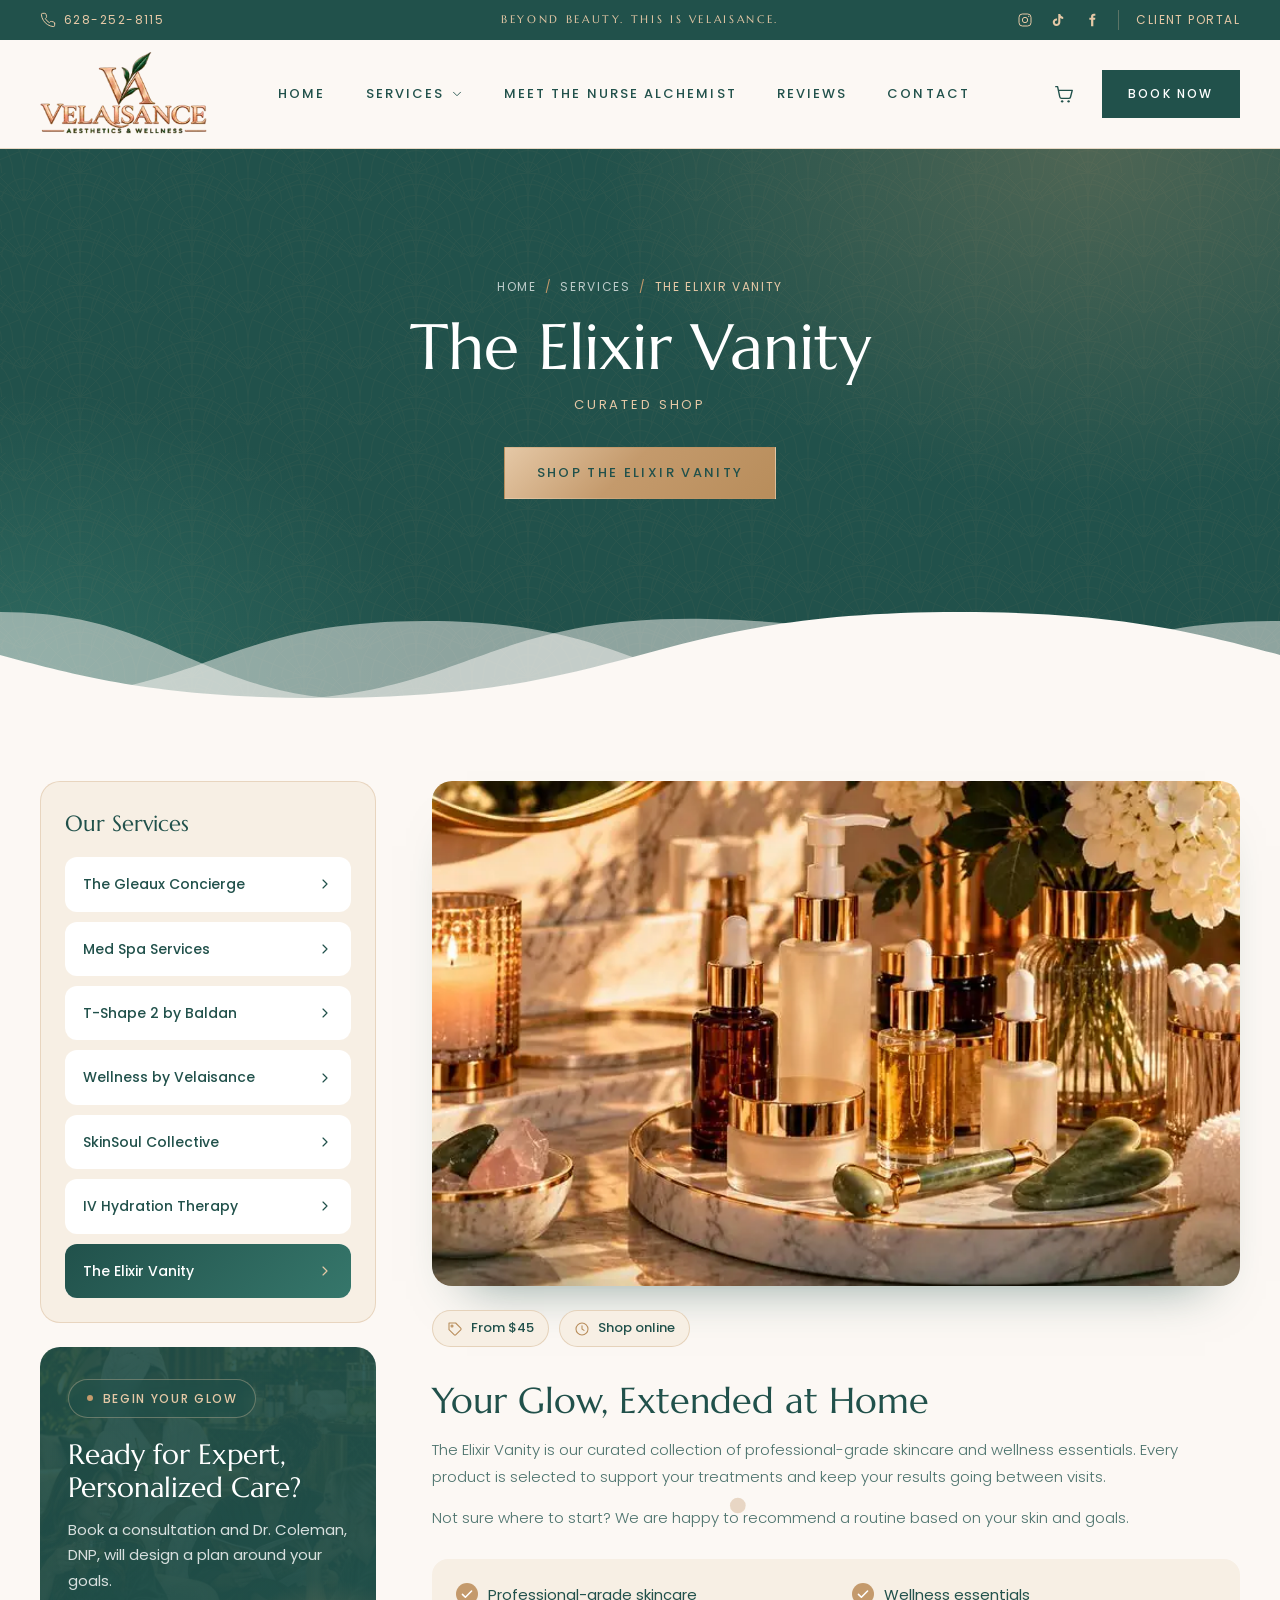
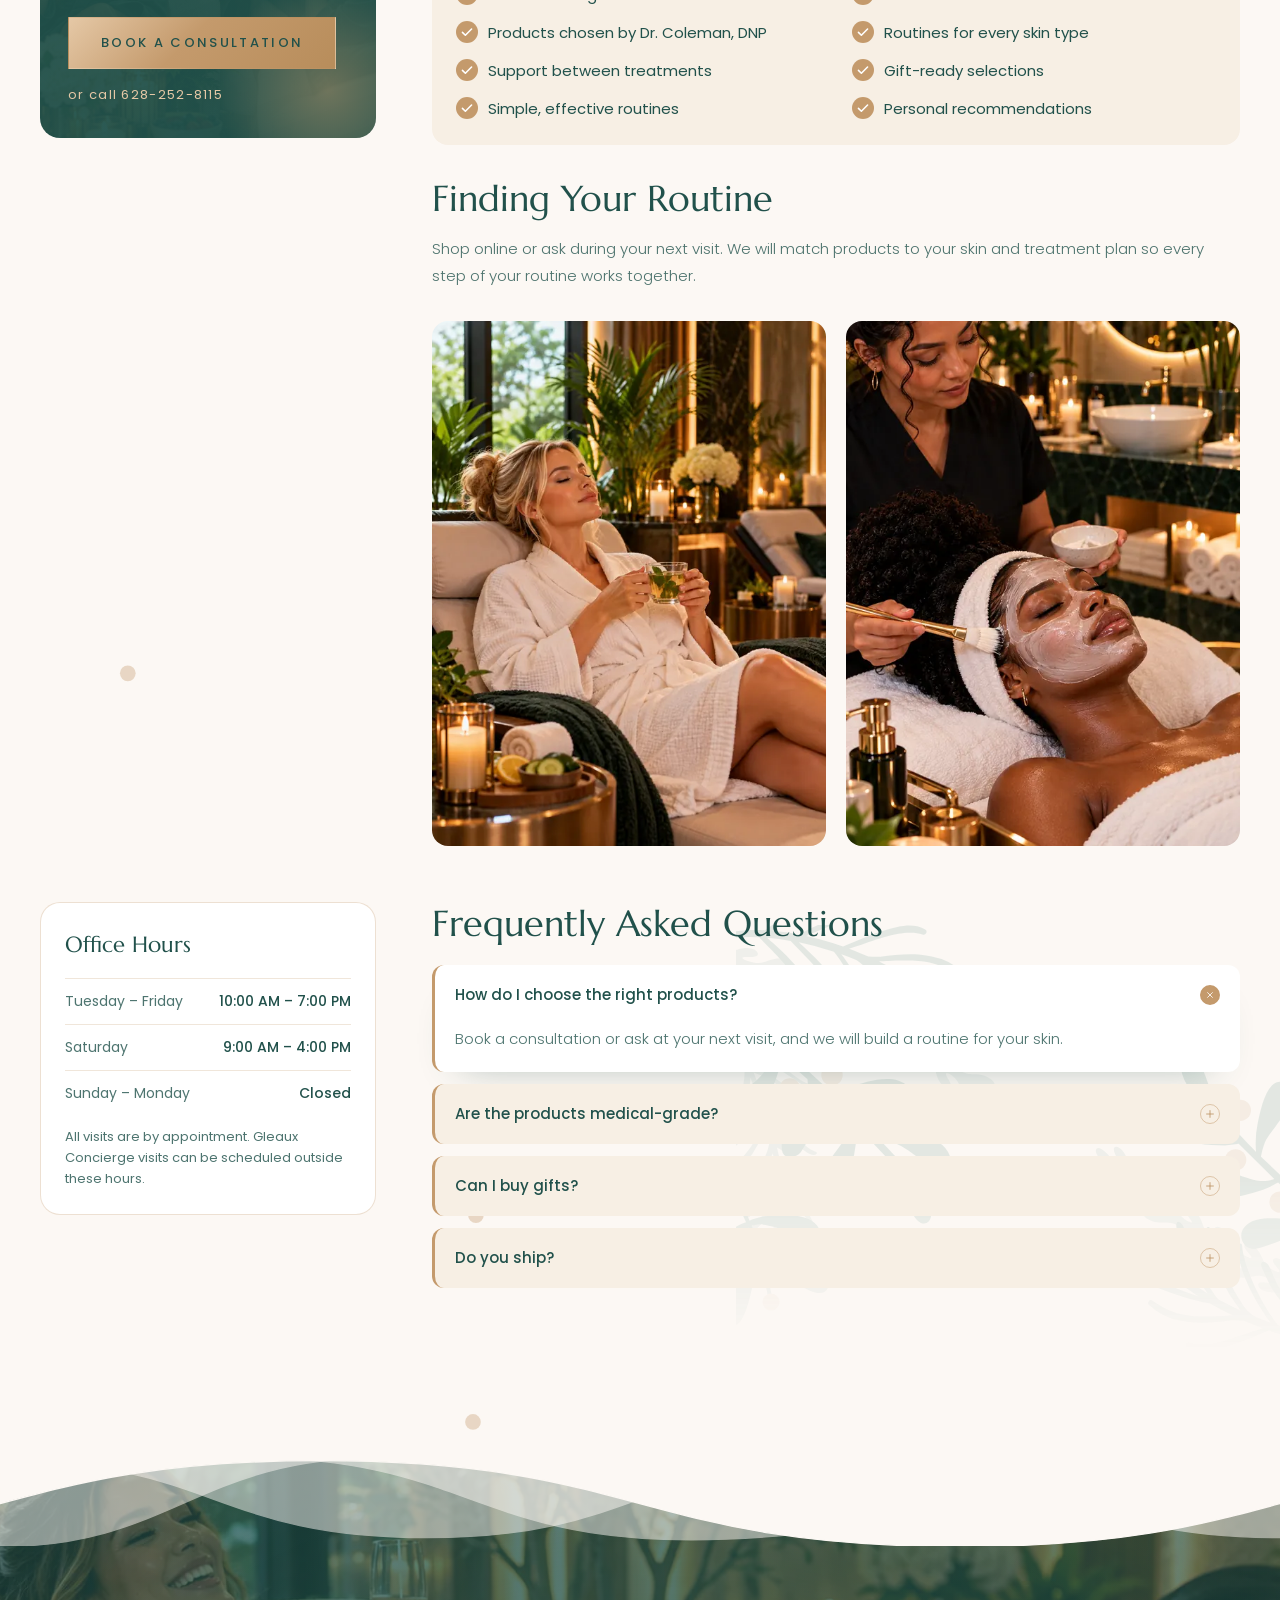
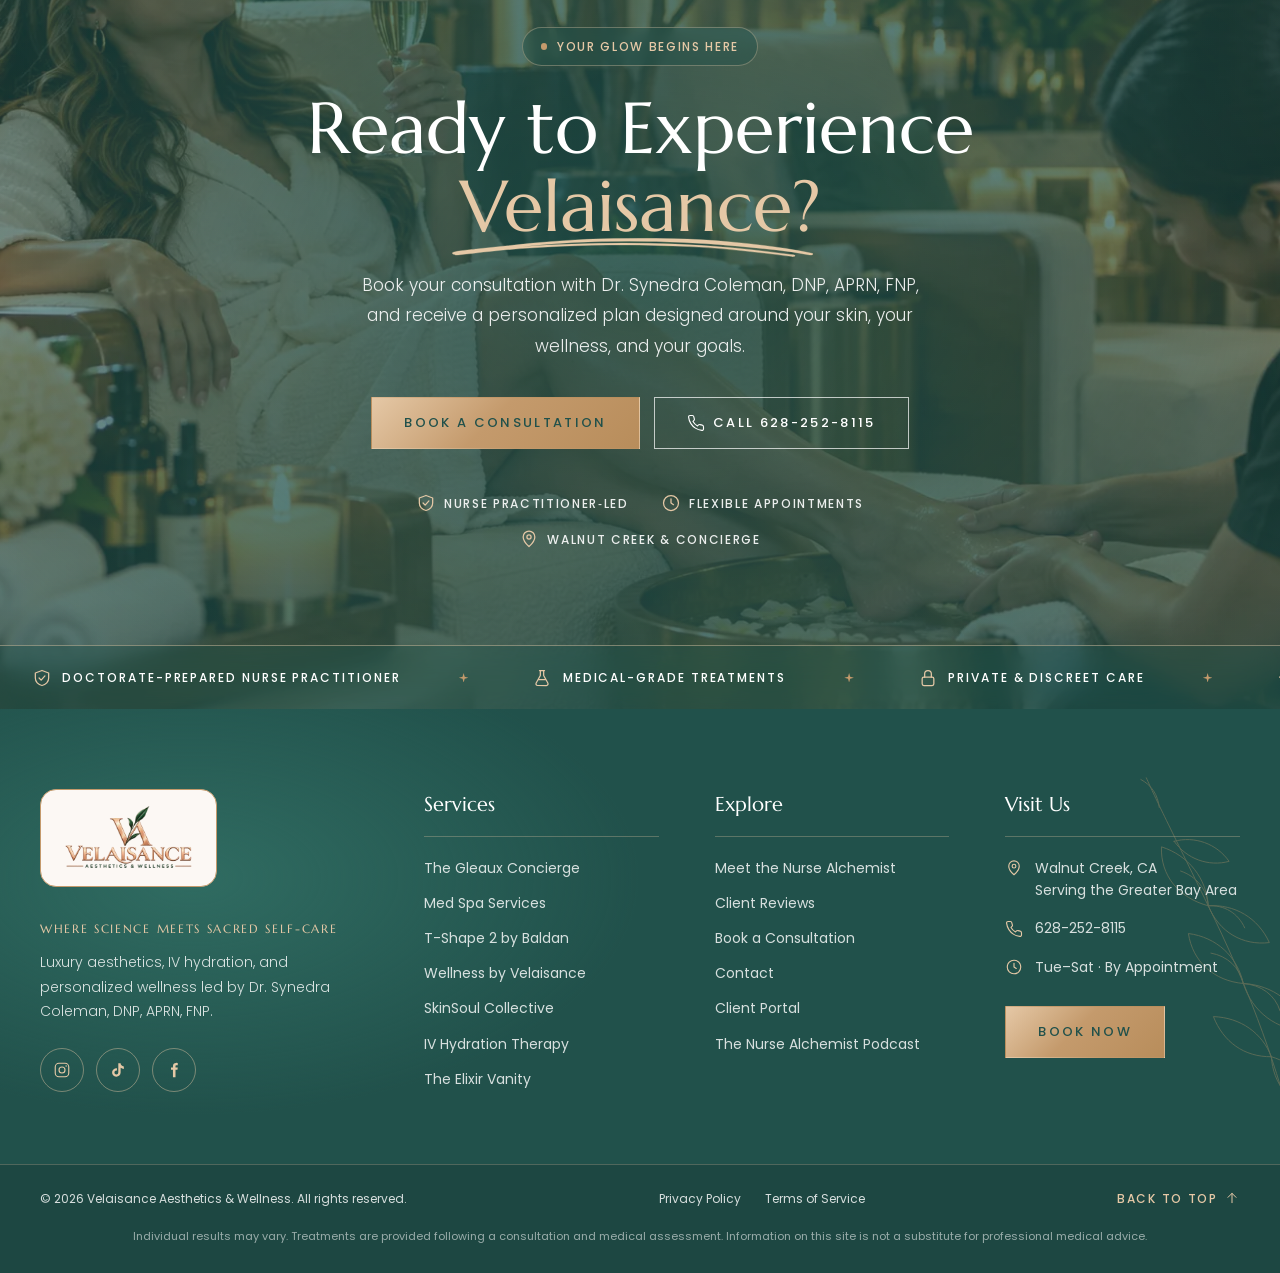
<file: html/service-elixir-vanity.html>
<!DOCTYPE html>
<html lang="en">
<head>
    <meta charset="UTF-8">
    <meta name="viewport" content="width=device-width, initial-scale=1.0">
    <title>The Elixir Vanity | Velaisance Aesthetics &amp; Wellness | Walnut Creek</title>
    <meta name="description" content="The Elixir Vanity is our curated collection of professional-grade skincare and wellness essentials.">
    <link rel="icon" type="image/png" href="../images/brand/velaisance-monogram.png">

    <!-- Link preview card (iMessage, Facebook, LinkedIn, Slack, X).
         Image + URL must be absolute; update the base URL if the site moves to her own domain. -->
    <meta property="og:type" content="website">
    <meta property="og:site_name" content="Velaisance Aesthetics &amp; Wellness">
    <meta property="og:title" content="The Elixir Vanity | Velaisance">
    <meta property="og:description" content="The Elixir Vanity is our curated collection of professional-grade skincare and wellness essentials.">
    <meta property="og:url" content="https://mfebres0919.github.io/Velaisance-Aesthetics-Wellness/html/service-elixir-vanity.html">
    <meta property="og:image" content="https://mfebres0919.github.io/Velaisance-Aesthetics-Wellness/images/brand/velaisance-share-v3.jpg">
    <meta property="og:image:secure_url" content="https://mfebres0919.github.io/Velaisance-Aesthetics-Wellness/images/brand/velaisance-share-v3.jpg">
    <meta property="og:image:type" content="image/jpeg">
    <meta property="og:image:width" content="1200">
    <meta property="og:image:height" content="630">
    <meta property="og:image:alt" content="Velaisance homepage: Where Science Meets Sacred Self-Care">
    <meta name="twitter:card" content="summary_large_image">
    <meta name="twitter:title" content="The Elixir Vanity | Velaisance">
    <meta name="twitter:description" content="The Elixir Vanity is our curated collection of professional-grade skincare and wellness essentials.">
    <meta name="twitter:image" content="https://mfebres0919.github.io/Velaisance-Aesthetics-Wellness/images/brand/velaisance-share-v3.jpg">

    <link rel="preload" href="../fonts/marcellus-latin-400-normal.woff2" as="font" type="font/woff2" crossorigin>
    <link rel="preload" href="../fonts/poppins-v24-latin-regular.woff2" as="font" type="font/woff2" crossorigin>

    <link rel="stylesheet" href="../css/global.css">
    <link rel="stylesheet" href="../css/service-details.css">

    <script src="../javascript/vendor/lenis.min.js" defer></script>
    <script src="../javascript/smooth-scroll.js" defer></script>
    <script src="../javascript/global.js" defer></script>
    <script src="../javascript/service-details.js" defer></script>
    <link rel="preload" as="image" href="../images/services/details/elixir-vanity-main-m.webp" media="(max-width: 767px)" fetchpriority="high">
    <link rel="preload" as="image" href="../images/services/details/elixir-vanity-main.webp" media="(min-width: 768px)" fetchpriority="high">
</head>
<body>
    <a class="skip-link" href="#main">Skip to content</a>

    <!-- ============ Top Bar ============ -->
    <div class="top-bar" role="region" aria-label="Contact and social links">
        <div class="top-bar__inner container">
            <a class="top-bar__phone" href="tel:+16282528115">
                <svg aria-hidden="true" viewBox="0 0 24 24" width="16" height="16"><path fill="none" stroke="currentColor" stroke-width="1.5" stroke-linecap="round" stroke-linejoin="round" d="M22 16.9v3a2 2 0 0 1-2.2 2 19.8 19.8 0 0 1-8.6-3.1 19.5 19.5 0 0 1-6-6A19.8 19.8 0 0 1 2.1 4.2 2 2 0 0 1 4.1 2h3a2 2 0 0 1 2 1.7c.1 1 .4 1.9.7 2.8a2 2 0 0 1-.5 2.1L8 9.9a16 16 0 0 0 6 6l1.3-1.3a2 2 0 0 1 2.1-.4c.9.3 1.8.6 2.8.7a2 2 0 0 1 1.7 2z"/></svg>
                628-252-8115
            </a>
            <div class="top-bar__messages" aria-live="polite">
                <p class="top-bar__message is-active">Beyond Beauty. This Is Velaisance.</p>
                <p class="top-bar__message"><a href="https://open.spotify.com/show/6z1pku0I9zaEbLr1d9MuW4" target="_blank" rel="noopener">&#10022; Listen to The Nurse Alchemist Podcast on Spotify &rarr;</a></p>
            </div>
            <div class="top-bar__links">
                <a class="top-bar__social" href="https://www.instagram.com/">
                    <svg aria-hidden="true" viewBox="0 0 24 24" width="16" height="16"><rect x="3" y="3" width="18" height="18" rx="5" fill="none" stroke="currentColor" stroke-width="1.5"/><circle cx="12" cy="12" r="4" fill="none" stroke="currentColor" stroke-width="1.5"/><circle cx="17.5" cy="6.5" r="1" fill="currentColor"/></svg>
                <span class="visually-hidden">Velaisance on Instagram</span></a>
                <a class="top-bar__social" href="https://www.tiktok.com/">
                    <svg aria-hidden="true" viewBox="0 0 24 24" width="16" height="16"><path fill="currentColor" d="M16.6 5.8A4.3 4.3 0 0 1 15.5 3h-3.1v12.4a2.6 2.6 0 1 1-2.6-2.6c.3 0 .5 0 .8.1V9.7a5.7 5.7 0 1 0 4.9 5.7V9.1a7.3 7.3 0 0 0 4.3 1.4V7.4a4.3 4.3 0 0 1-3.2-1.6z"/></svg>
                <span class="visually-hidden">Velaisance on TikTok</span></a>
                <a class="top-bar__social" href="https://www.facebook.com/">
                    <svg aria-hidden="true" viewBox="0 0 24 24" width="16" height="16"><path fill="currentColor" d="M14 8.5V6.8c0-.8.2-1.3 1.4-1.3H17V2.6a21 21 0 0 0-2.4-.1C12.2 2.5 10.6 4 10.6 6.6v1.9H8v3.2h2.6V21.5H14v-9.8h2.6l.4-3.2z"/></svg>
                <span class="visually-hidden">Velaisance on Facebook</span></a>
                <a class="top-bar__portal" href="../index.html#client-portal">Client Portal</a>
            </div>
        </div>
    </div>

    <!-- ============ Header / Navigation ============ -->
    <header class="site-header" id="site-header">
        <div class="site-header__inner container">
            <a class="site-header__logo" href="../index.html">
                <picture>
                    <source srcset="../images/brand/velaisance-logo-header-m.webp 240w, ../images/brand/velaisance-logo-header.webp 400w" sizes="(min-width: 1100px) 10.5rem, 8rem" type="image/webp">
                    <img src="../images/brand/velaisance-logo-header.png" srcset="../images/brand/velaisance-logo-header-m.png 240w, ../images/brand/velaisance-logo-header.png 400w" sizes="(min-width: 1100px) 10.5rem, 8rem" alt="Velaisance Aesthetics &amp; Wellness" width="400" height="202" decoding="async" fetchpriority="high">
                </picture>
            <span class="visually-hidden">Velaisance Aesthetics &amp; Wellness home</span></a>

            <nav class="site-nav" id="site-nav" aria-label="Main" data-lenis-prevent>
                <ul class="site-nav__list">
                    <li><a class="site-nav__link" href="../index.html#hero" data-section="hero">Home</a></li>
                    <li class="site-nav__item--dropdown">
                        <button class="site-nav__link site-nav__toggle is-current" type="button" data-section="services" aria-expanded="false" aria-controls="services-menu">
                            Services
                            <svg aria-hidden="true" viewBox="0 0 24 24" width="14" height="14"><path fill="none" stroke="currentColor" stroke-width="1.5" stroke-linecap="round" stroke-linejoin="round" d="m6 9 6 6 6-6"/></svg>
                        </button>
                        <ul class="site-nav__dropdown" id="services-menu">
                            <li><a href="service-gleaux-concierge.html">The Gleaux Concierge</a></li>
                            <li><a href="service-med-spa.html">Med Spa Services</a></li>
                            <li><a href="service-t-shape-2.html">T-Shape 2 by Baldan</a></li>
                            <li><a href="service-wellness.html">Wellness by Velaisance</a></li>
                            <li><a href="service-skinsoul.html">SkinSoul Collective</a></li>
                            <li><a href="service-iv-hydration.html">IV Hydration Therapy</a></li>
                            <li><a href="service-elixir-vanity.html">The Elixir Vanity</a></li>
                        </ul>
                    </li>
                    <li><a class="site-nav__link" href="about.html" data-section="about">Meet the Nurse Alchemist</a></li>
                    <li><a class="site-nav__link" href="reviews.html" data-section="reviews">Reviews</a></li>
                    <li><a class="site-nav__link" href="contact.html" data-section="contact">Contact</a></li>
                </ul>
                <div class="site-nav__mobile-extras">
                    <a class="button button--emerald" href="https://book.prospyrmed.com/4cce81ef-f2c5-4e11-8446-f26833523e22/select-service?workspaceId=25875597-275b-4d12-b427-3f18097b015f&amp;locationId=57bc5251-1073-4fe5-9a47-7d9fa82c98e7" target="_blank" rel="noopener" data-booking>Book a Consultation</a>
                    <a class="site-nav__mobile-phone" href="tel:+16282528115">Call 628-252-8115</a>
                </div>
            </nav>

            <div class="site-header__actions">
                <a class="site-header__icon" href="shop.html">
                    <svg aria-hidden="true" viewBox="0 0 24 24" width="22" height="22"><path fill="none" stroke="currentColor" stroke-width="1.5" stroke-linecap="round" stroke-linejoin="round" d="M3 4h2l2.4 11.2a2 2 0 0 0 2 1.6h7.7a2 2 0 0 0 2-1.5L21 8H6.2"/><circle cx="10" cy="20" r="1.3" fill="currentColor"/><circle cx="17" cy="20" r="1.3" fill="currentColor"/></svg>
                <span class="visually-hidden">Shop The Elixir Vanity</span></a>
                <a class="button button--emerald site-header__book" href="https://book.prospyrmed.com/4cce81ef-f2c5-4e11-8446-f26833523e22/select-service?workspaceId=25875597-275b-4d12-b427-3f18097b015f&amp;locationId=57bc5251-1073-4fe5-9a47-7d9fa82c98e7" target="_blank" rel="noopener" data-booking>Book Now</a>
                <button class="site-header__menu-toggle" type="button" aria-expanded="false" aria-controls="site-nav" aria-label="Open menu">
                    <span></span><span></span><span></span>
                </button>
            </div>
        </div>
    </header>

    <main id="main">
        <!-- ============ Page banner ============ -->
        <section class="page-banner" aria-labelledby="sd-title">
            <div class="container page-banner__inner">
                <nav class="page-crumbs" aria-label="Breadcrumb">
                    <ol>
                        <li><a href="../index.html">Home</a></li>
                        <li><a href="../index.html#services">Services</a></li>
                        <li aria-current="page">The Elixir Vanity</li>
                    </ol>
                </nav>
                <h1 class="page-banner__title" id="sd-title">The Elixir Vanity</h1>
                <p class="page-banner__tag">Curated Shop</p>
                <div class="page-banner__cta">
                    <a class="button button--primary" href="shop.html">Shop The Elixir Vanity</a>
                </div>
            </div>
            <div class="section-divider section-divider--banner" aria-hidden="true">
                <svg viewBox="0 0 1000 100" preserveAspectRatio="none" width="1000" height="100"><g fill="currentColor"><path d="M0 1v99c134.3 0 153.7-99 296-99H0Z" opacity=".5"/><path d="M1000 4v86C833.3 90 833.3 3.6 666.7 3.6S500 90 333.3 90 166.7 4 0 4h1000Z" opacity=".5"/><path d="M617 1v86C372 119 384 1 196 1h421Z" opacity=".5"/><path d="M1000 0H0v52C62.5 28 125 4 250 4c250 0 250 96 500 96 125 0 187.5-24 250-48V0Z"/></g></svg>
            </div>
        </section>

        <!-- ============ Service details: services list left, details right ============ -->
        <section class="sd">
            <span class="sd__bouquet" aria-hidden="true"></span>
            <span class="particles particles--gold" aria-hidden="true"></span>
            <div class="container sd__inner">
                <!-- Each row pins its own side column, so the two never overlap -->
                <div class="sd__row">
                <div class="sd-aside">
                    <nav class="sd-nav" aria-label="All services">
                        <p class="sd-nav__title">Our Services</p>
                        <ul class="sd-nav__list">
                        <li><a class="sd-nav__link" href="service-gleaux-concierge.html">The Gleaux Concierge<svg aria-hidden="true" viewBox="0 0 24 24" width="16" height="16"><path d="m9 6 6 6-6 6"/></svg></a></li>
                        <li><a class="sd-nav__link" href="service-med-spa.html">Med Spa Services<svg aria-hidden="true" viewBox="0 0 24 24" width="16" height="16"><path d="m9 6 6 6-6 6"/></svg></a></li>
                        <li><a class="sd-nav__link" href="service-t-shape-2.html">T-Shape 2 by Baldan<svg aria-hidden="true" viewBox="0 0 24 24" width="16" height="16"><path d="m9 6 6 6-6 6"/></svg></a></li>
                        <li><a class="sd-nav__link" href="service-wellness.html">Wellness by Velaisance<svg aria-hidden="true" viewBox="0 0 24 24" width="16" height="16"><path d="m9 6 6 6-6 6"/></svg></a></li>
                        <li><a class="sd-nav__link" href="service-skinsoul.html">SkinSoul Collective<svg aria-hidden="true" viewBox="0 0 24 24" width="16" height="16"><path d="m9 6 6 6-6 6"/></svg></a></li>
                        <li><a class="sd-nav__link" href="service-iv-hydration.html">IV Hydration Therapy<svg aria-hidden="true" viewBox="0 0 24 24" width="16" height="16"><path d="m9 6 6 6-6 6"/></svg></a></li>
                        <li><a class="sd-nav__link is-current" href="service-elixir-vanity.html" aria-current="page">The Elixir Vanity<svg aria-hidden="true" viewBox="0 0 24 24" width="16" height="16"><path d="m9 6 6 6-6 6"/></svg></a></li>
                        </ul>
                    </nav>

                    <div class="sd-book">
                        <span class="sd-book__glow" aria-hidden="true"></span>
                        <p class="badge"><span class="badge__dot" aria-hidden="true"></span>Begin Your Glow</p>
                        <h2 class="sd-book__title">Ready for Expert, Personalized Care?</h2>
                        <p class="sd-book__text">Book a consultation and Dr. Coleman, DNP, will design a plan around your goals.</p>
                        <a class="button button--primary" href="https://book.prospyrmed.com/4cce81ef-f2c5-4e11-8446-f26833523e22/select-service?workspaceId=25875597-275b-4d12-b427-3f18097b015f&amp;locationId=57bc5251-1073-4fe5-9a47-7d9fa82c98e7" target="_blank" rel="noopener" data-booking>Book a Consultation</a>
                        <a class="sd-book__phone" href="tel:+16282528115">or call 628-252-8115</a>
                    </div>
                </div>

                <article class="sd-main">
                    <div class="sd-main__photo">
                        <picture>
                            <source srcset="../images/services/details/elixir-vanity-main-m.webp 480w, ../images/services/details/elixir-vanity-main.webp 720w" sizes="(min-width: 1100px) 46rem, 92vw" type="image/webp">
                            <img src="../images/services/details/elixir-vanity-main.jpg" srcset="../images/services/details/elixir-vanity-main-m.jpg 480w, ../images/services/details/elixir-vanity-main.jpg 720w" sizes="(min-width: 1100px) 46rem, 92vw" alt="The Elixir Vanity at Velaisance Aesthetics &amp; Wellness" width="720" height="450" fetchpriority="high">
                        </picture>
                    </div>

                    <ul class="sd-meta">
                        <li><svg aria-hidden="true" viewBox="0 0 24 24" width="16" height="16"><path d="M20.6 13.4 13.4 20.6a2 2 0 0 1-2.8 0L3 13V3h10l7.6 7.6a2 2 0 0 1 0 2.8z"/><circle cx="7.5" cy="7.5" r="1.5"/></svg>From $45</li>
                        <li><svg aria-hidden="true" viewBox="0 0 24 24" width="16" height="16"><circle cx="12" cy="12" r="9"/><path d="M12 7v5l3 2"/></svg>Shop online</li>
                    </ul>

                    <h2 class="sd-main__title">Your Glow, Extended at Home</h2>
                    <div class="sd-main__text">
                        <p>The Elixir Vanity is our curated collection of professional-grade skincare and wellness essentials. Every product is selected to support your treatments and keep your results going between visits.</p>
                        <p>Not sure where to start? We are happy to recommend a routine based on your skin and goals.</p>
                    </div>

                    <ul class="sd-checks">
                            <li><svg aria-hidden="true" viewBox="0 0 24 24" width="18" height="18"><path d="m5 12.5 4.5 4.5L19 7.5"/></svg><span>Professional-grade skincare</span></li>
                            <li><svg aria-hidden="true" viewBox="0 0 24 24" width="18" height="18"><path d="m5 12.5 4.5 4.5L19 7.5"/></svg><span>Wellness essentials</span></li>
                            <li><svg aria-hidden="true" viewBox="0 0 24 24" width="18" height="18"><path d="m5 12.5 4.5 4.5L19 7.5"/></svg><span>Products chosen by Dr. Coleman, DNP</span></li>
                            <li><svg aria-hidden="true" viewBox="0 0 24 24" width="18" height="18"><path d="m5 12.5 4.5 4.5L19 7.5"/></svg><span>Routines for every skin type</span></li>
                            <li><svg aria-hidden="true" viewBox="0 0 24 24" width="18" height="18"><path d="m5 12.5 4.5 4.5L19 7.5"/></svg><span>Support between treatments</span></li>
                            <li><svg aria-hidden="true" viewBox="0 0 24 24" width="18" height="18"><path d="m5 12.5 4.5 4.5L19 7.5"/></svg><span>Gift-ready selections</span></li>
                            <li><svg aria-hidden="true" viewBox="0 0 24 24" width="18" height="18"><path d="m5 12.5 4.5 4.5L19 7.5"/></svg><span>Simple, effective routines</span></li>
                            <li><svg aria-hidden="true" viewBox="0 0 24 24" width="18" height="18"><path d="m5 12.5 4.5 4.5L19 7.5"/></svg><span>Personal recommendations</span></li>
                    </ul>

                    <h2 class="sd-main__title">Finding Your Routine</h2>
                    <div class="sd-main__text">
                        <p>Shop online or ask during your next visit. We will match products to your skin and treatment plan so every step of your routine works together.</p>
                    </div>

                    <div class="sd-photos">
                        <div class="sd-photos__item">
                            <picture>
                            <source srcset="../images/services/details/detail-first-elixir.webp" type="image/webp">
                            <img src="../images/services/details/detail-first-elixir.jpg" alt="A guest in a robe enjoying tea in the lounge" width="560" height="747" loading="lazy" decoding="async">
                        </picture>
                        </div>
                        <div class="sd-photos__item">
                            <picture>
                            <source srcset="../images/services/details/detail-elixir.webp" type="image/webp">
                            <img src="../images/services/details/detail-elixir.jpg" alt="A client receiving a hydrating facial mask" width="560" height="747" loading="lazy" decoding="async">
                        </picture>
                        </div>
                    </div>
                </article>
                </div>

                <div class="sd__row">
                <!-- PLACEHOLDER hours: confirm with client (footer says Tue–Sat, by appointment) -->
                <aside class="sd-hours" aria-label="Office hours">
                    <p class="sd-nav__title">Office Hours</p>
                    <dl class="sd-hours__list">
                        <div><dt>Tuesday – Friday</dt><dd>10:00 AM – 7:00 PM</dd></div>
                        <div><dt>Saturday</dt><dd>9:00 AM – 4:00 PM</dd></div>
                        <div><dt>Sunday – Monday</dt><dd>Closed</dd></div>
                    </dl>
                    <p class="sd-hours__note">All visits are by appointment. Gleaux Concierge visits can be scheduled outside these hours.</p>
                </aside>

                <div class="faq" aria-labelledby="faq-title">
                    <h2 class="sd-main__title" id="faq-title">Frequently Asked Questions</h2>
                    <div class="faq__list">
                            <details class="faq__item" open>
                                <summary class="faq__question">How do I choose the right products?<svg class="faq__icon" aria-hidden="true" viewBox="0 0 24 24" width="20" height="20"><path d="M12 5v14M5 12h14"/></svg></summary>
                                <div class="faq__answer"><p>Book a consultation or ask at your next visit, and we will build a routine for your skin.</p></div>
                            </details>
                            <details class="faq__item">
                                <summary class="faq__question">Are the products medical-grade?<svg class="faq__icon" aria-hidden="true" viewBox="0 0 24 24" width="20" height="20"><path d="M12 5v14M5 12h14"/></svg></summary>
                                <div class="faq__answer"><p>Many are professional or medical-grade lines that are not sold in typical retail stores.</p></div>
                            </details>
                            <details class="faq__item">
                                <summary class="faq__question">Can I buy gifts?<svg class="faq__icon" aria-hidden="true" viewBox="0 0 24 24" width="20" height="20"><path d="M12 5v14M5 12h14"/></svg></summary>
                                <div class="faq__answer"><p>Yes. The Elixir Vanity offers gift-ready selections for every budget.</p></div>
                            </details>
                            <details class="faq__item">
                                <summary class="faq__question">Do you ship?<svg class="faq__icon" aria-hidden="true" viewBox="0 0 24 24" width="20" height="20"><path d="M12 5v14M5 12h14"/></svg></summary>
                                <div class="faq__answer"><p>Shipping options are available on the online shop. Local pickup is available at the studio.</p></div>
                            </details>
                    </div>
                </div>
                </div>
            </div>
        </section>

        <!-- ============ Final CTA ============ -->
        <section class="final-cta" id="consultation" aria-labelledby="final-cta-title">
            <div class="section-divider section-divider--cta" aria-hidden="true">
                <svg viewBox="0 0 1000 100" preserveAspectRatio="none" width="1000" height="100"><g fill="currentColor"><path d="M0 1v99c134.3 0 153.7-99 296-99H0Z" opacity=".5"/><path d="M1000 4v86C833.3 90 833.3 3.6 666.7 3.6S500 90 333.3 90 166.7 4 0 4h1000Z" opacity=".5"/><path d="M617 1v86C372 119 384 1 196 1h421Z" opacity=".5"/><path d="M1000 0H0v52C62.5 28 125 4 250 4c250 0 250 96 500 96 125 0 187.5-24 250-48V0Z"/></g></svg>
            </div>

            <picture class="final-cta__bg" aria-hidden="true">
                <source media="(max-width: 767px)" srcset="../images/cta/cta-spa-suite-m.webp" type="image/webp">
                <source media="(max-width: 767px)" srcset="../images/cta/cta-spa-suite-m.jpg" type="image/jpeg">
                <source srcset="../images/cta/cta-spa-suite.webp" type="image/webp">
                <img src="../images/cta/cta-spa-suite.jpg" alt="" width="1600" height="831" loading="lazy" decoding="async">
            </picture>

            <div class="final-cta__content container">
                <p class="badge"><span class="badge__dot" aria-hidden="true"></span>Your Glow Begins Here</p>
                <h2 class="final-cta__title" id="final-cta-title">Ready to Experience <em><span class="ink-mark">Velaisance?<svg class="ink-mark__line" aria-hidden="true" viewBox="0 0 1307 149" preserveAspectRatio="none"><path d="M1232.64 147.79c-122.42-33.96-245.78-65.88-372.4-79.2-274.79-29.65-555.3-4.58-746.71 43.64-28.03 6.61-55.36 16.42-83.92 20.67-6.94.18-15.27 7.93-19.91-.69-42.09-23.59 65.41-40.33 78.74-44.91 68.94-15.05 137.48-31.87 206.46-46.69 299.76-62.63 616.52-55.76 908.24 41.3 33.91 11.72 67.19 25.44 100.14 39.51 8.53 5.83.48 17.83-8.87 13.35-82.09-35.61-171.3-51.43-258.47-69.75-258.76-50.22-528.02-56-785.62 4.13 245.24-37 497.97-41.22 742.29 4.51 70.81 12.09 168.26 39.24 244.02 59.66 9.1 2.46 5.53 17.17-3.99 14.47Z"/></svg></span></em></h2>
                <p class="final-cta__text">
                    Book your consultation with Dr.&nbsp;Synedra Coleman, DNP, APRN, FNP, and receive a personalized plan designed around your skin,
                    your wellness, and your goals.
                </p>

                <div class="final-cta__actions">
                    <a class="button button--primary button--bounce" href="https://book.prospyrmed.com/4cce81ef-f2c5-4e11-8446-f26833523e22/select-service?workspaceId=25875597-275b-4d12-b427-3f18097b015f&amp;locationId=57bc5251-1073-4fe5-9a47-7d9fa82c98e7" target="_blank" rel="noopener" data-booking>Book a Consultation</a>
                    <a class="button button--ghost" href="tel:+16282528115">
                        <svg aria-hidden="true" viewBox="0 0 24 24" width="18" height="18"><path d="M22 16.9v3a2 2 0 0 1-2.2 2 19.8 19.8 0 0 1-8.6-3.1 19.5 19.5 0 0 1-6-6A19.8 19.8 0 0 1 2.1 4.2 2 2 0 0 1 4.1 2h3a2 2 0 0 1 2 1.7c.1 1 .4 1.9.7 2.8a2 2 0 0 1-.5 2.1L8 9.9a16 16 0 0 0 6 6l1.3-1.3a2 2 0 0 1 2.1-.4c.9.3 1.8.6 2.8.7a2 2 0 0 1 1.7 2z"/></svg>
                        Call 628-252-8115
                    </a>
                </div>

                <ul class="final-cta__points">
                    <li>
                        <svg aria-hidden="true" viewBox="0 0 24 24" width="20" height="20"><path d="M12 3 4 6v6c0 4.5 3.4 8.3 8 9 4.6-.7 8-4.5 8-9V6z"/><path d="m8.5 12 2.5 2.5 4.5-5"/></svg>
                        Nurse Practitioner&#8209;Led
                    </li>
                    <li>
                        <svg aria-hidden="true" viewBox="0 0 24 24" width="20" height="20"><circle cx="12" cy="12" r="9"/><path d="M12 7v5l3 2"/></svg>
                        Flexible Appointments
                    </li>
                    <li>
                        <svg aria-hidden="true" viewBox="0 0 24 24" width="20" height="20"><path d="M12 21s-7-6.2-7-11.5a7 7 0 0 1 14 0C19 14.8 12 21 12 21z"/><circle cx="12" cy="9.5" r="2.5"/></svg>
                        Walnut Creek &amp; Concierge
                    </li>
                </ul>
            </div>
            <div class="trust-ribbon" aria-label="Why clients trust Velaisance">
                <div class="trust-ribbon__track">
                    <ul class="trust-ribbon__list">
                        <li><svg aria-hidden="true" viewBox="0 0 24 24" width="20" height="20"><path d="M12 3 4 6v6c0 4.5 3.4 8.3 8 9 4.6-.7 8-4.5 8-9V6z"/><path d="m8.5 12 2.5 2.5 4.5-5"/></svg>Doctorate-Prepared Nurse Practitioner</li>
                        <li><svg aria-hidden="true" viewBox="0 0 24 24" width="20" height="20"><path d="M9 3h6M10 3v6l-5 9a2 2 0 0 0 1.7 3h10.6a2 2 0 0 0 1.7-3l-5-9V3M7.5 14h9"/></svg>Medical-Grade Treatments</li>
                        <li><svg aria-hidden="true" viewBox="0 0 24 24" width="20" height="20"><rect x="5" y="11" width="14" height="10" rx="2"/><path d="M8 11V7a4 4 0 0 1 8 0v4"/></svg>Private &amp; Discreet Care</li>
                        <li><svg aria-hidden="true" viewBox="0 0 24 24" width="20" height="20"><path d="M12 3c.4 4 2.3 6.6 6.5 7.5v.8c-4.2.9-6.1 3.5-6.5 7.5h-.8c-.4-4-2.3-6.6-6.5-7.5v-.8C8.9 9.6 10.8 7 11.2 3z"/></svg>Personalized Treatment Plans</li>
                        <li><svg aria-hidden="true" viewBox="0 0 24 24" width="20" height="20"><path d="m12 2 2.9 6.9 7.1.6-5.4 4.7 1.6 7L12 17.5 5.8 21.2l1.6-7L2 9.5l7.1-.6z"/></svg>5-Star Client Experience</li>
                        <li><svg aria-hidden="true" viewBox="0 0 24 24" width="20" height="20"><path d="M3 11 12 4l9 7"/><path d="M5 10v10h14V10"/></svg>Concierge Home Visits</li>
                        <li><svg aria-hidden="true" viewBox="0 0 24 24" width="20" height="20"><path d="M12 21s-7-6.2-7-11.5a7 7 0 0 1 14 0C19 14.8 12 21 12 21z"/><circle cx="12" cy="9.5" r="2.5"/></svg>Serving the Greater Bay Area</li>
                    </ul>
                    <ul class="trust-ribbon__list" aria-hidden="true">
                        <li><svg aria-hidden="true" viewBox="0 0 24 24" width="20" height="20"><path d="M12 3 4 6v6c0 4.5 3.4 8.3 8 9 4.6-.7 8-4.5 8-9V6z"/><path d="m8.5 12 2.5 2.5 4.5-5"/></svg>Doctorate-Prepared Nurse Practitioner</li>
                        <li><svg aria-hidden="true" viewBox="0 0 24 24" width="20" height="20"><path d="M9 3h6M10 3v6l-5 9a2 2 0 0 0 1.7 3h10.6a2 2 0 0 0 1.7-3l-5-9V3M7.5 14h9"/></svg>Medical-Grade Treatments</li>
                        <li><svg aria-hidden="true" viewBox="0 0 24 24" width="20" height="20"><rect x="5" y="11" width="14" height="10" rx="2"/><path d="M8 11V7a4 4 0 0 1 8 0v4"/></svg>Private &amp; Discreet Care</li>
                        <li><svg aria-hidden="true" viewBox="0 0 24 24" width="20" height="20"><path d="M12 3c.4 4 2.3 6.6 6.5 7.5v.8c-4.2.9-6.1 3.5-6.5 7.5h-.8c-.4-4-2.3-6.6-6.5-7.5v-.8C8.9 9.6 10.8 7 11.2 3z"/></svg>Personalized Treatment Plans</li>
                        <li><svg aria-hidden="true" viewBox="0 0 24 24" width="20" height="20"><path d="m12 2 2.9 6.9 7.1.6-5.4 4.7 1.6 7L12 17.5 5.8 21.2l1.6-7L2 9.5l7.1-.6z"/></svg>5-Star Client Experience</li>
                        <li><svg aria-hidden="true" viewBox="0 0 24 24" width="20" height="20"><path d="M3 11 12 4l9 7"/><path d="M5 10v10h14V10"/></svg>Concierge Home Visits</li>
                        <li><svg aria-hidden="true" viewBox="0 0 24 24" width="20" height="20"><path d="M12 21s-7-6.2-7-11.5a7 7 0 0 1 14 0C19 14.8 12 21 12 21z"/><circle cx="12" cy="9.5" r="2.5"/></svg>Serving the Greater Bay Area</li>
                    </ul>
                    <ul class="trust-ribbon__list" aria-hidden="true">
                        <li><svg aria-hidden="true" viewBox="0 0 24 24" width="20" height="20"><path d="M12 3 4 6v6c0 4.5 3.4 8.3 8 9 4.6-.7 8-4.5 8-9V6z"/><path d="m8.5 12 2.5 2.5 4.5-5"/></svg>Doctorate-Prepared Nurse Practitioner</li>
                        <li><svg aria-hidden="true" viewBox="0 0 24 24" width="20" height="20"><path d="M9 3h6M10 3v6l-5 9a2 2 0 0 0 1.7 3h10.6a2 2 0 0 0 1.7-3l-5-9V3M7.5 14h9"/></svg>Medical-Grade Treatments</li>
                        <li><svg aria-hidden="true" viewBox="0 0 24 24" width="20" height="20"><rect x="5" y="11" width="14" height="10" rx="2"/><path d="M8 11V7a4 4 0 0 1 8 0v4"/></svg>Private &amp; Discreet Care</li>
                        <li><svg aria-hidden="true" viewBox="0 0 24 24" width="20" height="20"><path d="M12 3c.4 4 2.3 6.6 6.5 7.5v.8c-4.2.9-6.1 3.5-6.5 7.5h-.8c-.4-4-2.3-6.6-6.5-7.5v-.8C8.9 9.6 10.8 7 11.2 3z"/></svg>Personalized Treatment Plans</li>
                        <li><svg aria-hidden="true" viewBox="0 0 24 24" width="20" height="20"><path d="m12 2 2.9 6.9 7.1.6-5.4 4.7 1.6 7L12 17.5 5.8 21.2l1.6-7L2 9.5l7.1-.6z"/></svg>5-Star Client Experience</li>
                        <li><svg aria-hidden="true" viewBox="0 0 24 24" width="20" height="20"><path d="M3 11 12 4l9 7"/><path d="M5 10v10h14V10"/></svg>Concierge Home Visits</li>
                        <li><svg aria-hidden="true" viewBox="0 0 24 24" width="20" height="20"><path d="M12 21s-7-6.2-7-11.5a7 7 0 0 1 14 0C19 14.8 12 21 12 21z"/><circle cx="12" cy="9.5" r="2.5"/></svg>Serving the Greater Bay Area</li>
                    </ul>
                </div>
            </div>
        </section>

    </main>

    <!-- ============ Footer ============ -->
    <footer class="site-footer">

        <div class="site-footer__inner container">
            <div class="site-footer__brand">
                <a class="site-footer__logo" href="../index.html">
                    <picture>
                        <source srcset="../images/brand/velaisance-logo.webp" type="image/webp">
                        <img src="../images/brand/velaisance-logo.png" alt="Velaisance Aesthetics &amp; Wellness" width="360" height="182" loading="lazy" decoding="async">
                    </picture>
                <span class="visually-hidden">Velaisance Aesthetics &amp; Wellness home</span></a>
                <p class="site-footer__tagline">Where Science Meets Sacred Self-Care</p>
                <p class="site-footer__about">
                    Luxury aesthetics, IV hydration, and personalized wellness led by Dr.&nbsp;Synedra Coleman, DNP, APRN, FNP.
                </p>
                <ul class="site-footer__social" aria-label="Social media">
                    <li><a href="https://www.instagram.com/"><svg aria-hidden="true" viewBox="0 0 24 24" width="18" height="18"><rect x="3" y="3" width="18" height="18" rx="5" fill="none" stroke="currentColor" stroke-width="1.5"/><circle cx="12" cy="12" r="4" fill="none" stroke="currentColor" stroke-width="1.5"/><circle cx="17.5" cy="6.5" r="1" fill="currentColor"/></svg><span class="visually-hidden">Velaisance on Instagram</span></a></li>
                    <li><a href="https://www.tiktok.com/"><svg aria-hidden="true" viewBox="0 0 24 24" width="18" height="18"><path fill="currentColor" d="M16.6 5.8A4.3 4.3 0 0 1 15.5 3h-3.1v12.4a2.6 2.6 0 1 1-2.6-2.6c.3 0 .5 0 .8.1V9.7a5.7 5.7 0 1 0 4.9 5.7V9.1a7.3 7.3 0 0 0 4.3 1.4V7.4a4.3 4.3 0 0 1-3.2-1.6z"/></svg><span class="visually-hidden">Velaisance on TikTok</span></a></li>
                    <li><a href="https://www.facebook.com/"><svg aria-hidden="true" viewBox="0 0 24 24" width="18" height="18"><path fill="currentColor" d="M14 8.5V6.8c0-.8.2-1.3 1.4-1.3H17V2.6a21 21 0 0 0-2.4-.1C12.2 2.5 10.6 4 10.6 6.6v1.9H8v3.2h2.6V21.5H14v-9.8h2.6l.4-3.2z"/></svg><span class="visually-hidden">Velaisance on Facebook</span></a></li>
                </ul>
            </div>

            <nav class="site-footer__col" aria-label="Services">
                <h2 class="site-footer__heading">Services</h2>
                <ul class="site-footer__links">
                    <li><a href="service-gleaux-concierge.html">The Gleaux Concierge</a></li>
                    <li><a href="service-med-spa.html">Med Spa Services</a></li>
                            <li><a href="service-t-shape-2.html">T-Shape 2 by Baldan</a></li>
                    <li><a href="service-wellness.html">Wellness by Velaisance</a></li>
                    <li><a href="service-skinsoul.html">SkinSoul Collective</a></li>
                    <li><a href="service-iv-hydration.html">IV Hydration Therapy</a></li>
                    <li><a href="service-elixir-vanity.html">The Elixir Vanity</a></li>
                </ul>
            </nav>

            <nav class="site-footer__col" aria-label="Explore">
                <h2 class="site-footer__heading">Explore</h2>
                <ul class="site-footer__links">
                    <li><a href="about.html">Meet the Nurse Alchemist</a></li>
                    <li><a href="reviews.html">Client Reviews</a></li>
                    <li><a href="https://book.prospyrmed.com/4cce81ef-f2c5-4e11-8446-f26833523e22/select-service?workspaceId=25875597-275b-4d12-b427-3f18097b015f&amp;locationId=57bc5251-1073-4fe5-9a47-7d9fa82c98e7" target="_blank" rel="noopener" data-booking>Book a Consultation</a></li>
                    <li><a href="contact.html">Contact</a></li>
                    <li><a href="../index.html#client-portal">Client Portal</a></li>
                    <li><a href="https://open.spotify.com/show/6z1pku0I9zaEbLr1d9MuW4" target="_blank" rel="noopener">The Nurse Alchemist Podcast</a></li>
                </ul>
            </nav>

            <div class="site-footer__col">
                <h2 class="site-footer__heading">Visit Us</h2>
                <ul class="site-footer__contact">
                    <li>
                        <svg aria-hidden="true" viewBox="0 0 24 24" width="18" height="18"><path d="M12 21s-7-6.2-7-11.5a7 7 0 0 1 14 0C19 14.8 12 21 12 21z"/><circle cx="12" cy="9.5" r="2.5"/></svg>
                        <span>Walnut Creek, CA<br>Serving the Greater Bay Area</span>
                    </li>
                    <li>
                        <svg aria-hidden="true" viewBox="0 0 24 24" width="18" height="18"><path d="M22 16.9v3a2 2 0 0 1-2.2 2 19.8 19.8 0 0 1-8.6-3.1 19.5 19.5 0 0 1-6-6A19.8 19.8 0 0 1 2.1 4.2 2 2 0 0 1 4.1 2h3a2 2 0 0 1 2 1.7c.1 1 .4 1.9.7 2.8a2 2 0 0 1-.5 2.1L8 9.9a16 16 0 0 0 6 6l1.3-1.3a2 2 0 0 1 2.1-.4c.9.3 1.8.6 2.8.7a2 2 0 0 1 1.7 2z"/></svg>
                        <a href="tel:+16282528115">628-252-8115</a>
                    </li>
                    <li>
                        <svg aria-hidden="true" viewBox="0 0 24 24" width="18" height="18"><circle cx="12" cy="12" r="9"/><path d="M12 7v5l3 2"/></svg>
                        <!-- PLACEHOLDER hours: confirm with client -->
                        <span>Tue&ndash;Sat &middot; By Appointment</span>
                    </li>
                </ul>
                <a class="button button--primary site-footer__book" href="https://book.prospyrmed.com/4cce81ef-f2c5-4e11-8446-f26833523e22/select-service?workspaceId=25875597-275b-4d12-b427-3f18097b015f&amp;locationId=57bc5251-1073-4fe5-9a47-7d9fa82c98e7" target="_blank" rel="noopener" data-booking>Book Now</a>
            </div>
        </div>

        <div class="site-footer__bottom">
            <div class="site-footer__bottom-inner container">
                <p>&copy; <span id="footer-year">2026</span> Velaisance Aesthetics &amp; Wellness. All rights reserved.</p>
                <ul class="site-footer__legal">
                    <li><a href="../index.html#privacy">Privacy Policy</a></li>
                    <li><a href="../index.html#terms">Terms of Service</a></li>
                </ul>
                <a class="site-footer__top" href="#main">
                    Back to Top
                    <svg aria-hidden="true" viewBox="0 0 24 24" width="16" height="16"><path d="M12 19V5M6 11l6-6 6 6"/></svg>
                </a>
            </div>
            <p class="site-footer__disclaimer container">
                Individual results may vary. Treatments are provided following a consultation and medical assessment. Information on this site is not a substitute for professional medical advice.
            </p>
        </div>
    </footer>

    <!-- Back to top: appears after the first screen; the ring fills as you scroll (global.js) -->
    <button class="to-top" id="to-top" type="button" aria-label="Back to top">
        <svg class="to-top__ring" viewBox="0 0 36 36" aria-hidden="true">
            <circle class="to-top__track" cx="18" cy="18" r="16.5" pathLength="100"/>
            <circle class="to-top__fill" cx="18" cy="18" r="16.5" pathLength="100"/>
        </svg>
        <svg class="to-top__arrow" viewBox="0 0 24 24" width="20" height="20" aria-hidden="true"><path d="M12 19V5M5 12l7-7 7 7"/></svg>
    </button>

    <!-- ============ Booking modal (Prospyr) ============
         Every [data-booking] link opens this. The iframe only loads on first open.
         Without JavaScript, the links fall back to opening Prospyr in a new tab. -->
    <dialog class="booking-modal" id="booking-modal" aria-labelledby="booking-modal-title">
        <div class="booking-modal__panel">
            <header class="booking-modal__header">
                <div class="booking-modal__brand">
                    <picture><source srcset="../images/brand/velaisance-monogram-80.webp" type="image/webp"><img src="../images/brand/velaisance-monogram-80.png" alt="" width="40" height="38" loading="lazy" decoding="async"></picture>
                    <div>
                        <h2 class="booking-modal__title" id="booking-modal-title">Book Your Visit</h2>
                        <p class="booking-modal__subtitle">Secure online booking &middot; Velaisance Aesthetics &amp; Wellness</p>
                    </div>
                </div>
                <div class="booking-modal__actions">
                    <a class="booking-modal__newtab" href="https://book.prospyrmed.com/4cce81ef-f2c5-4e11-8446-f26833523e22/select-service?workspaceId=25875597-275b-4d12-b427-3f18097b015f&amp;locationId=57bc5251-1073-4fe5-9a47-7d9fa82c98e7" target="_blank" rel="noopener">
                        Open in new tab
                        <svg aria-hidden="true" viewBox="0 0 24 24" width="14" height="14"><path d="M7 17 17 7M9 7h8v8"/></svg>
                    </a>
                    <button class="booking-modal__close" type="button" aria-label="Close booking">
                        <svg aria-hidden="true" viewBox="0 0 24 24" width="20" height="20"><path d="M6 6l12 12M18 6 6 18"/></svg>
                    </button>
                </div>
            </header>

            <div class="booking-modal__body">
                <div class="booking-modal__loader" aria-hidden="true">
                    <span class="booking-modal__spinner"></span>
                    <p>Loading available appointments&hellip;</p>
                </div>
                <iframe class="booking-modal__frame" title="Book an appointment with Velaisance" data-src="https://book.prospyrmed.com/4cce81ef-f2c5-4e11-8446-f26833523e22/select-service?workspaceId=25875597-275b-4d12-b427-3f18097b015f&amp;locationId=57bc5251-1073-4fe5-9a47-7d9fa82c98e7" allow="payment" loading="lazy"></iframe>
            </div>
        </div>
    </dialog>




    
</body>
</html>
</file>
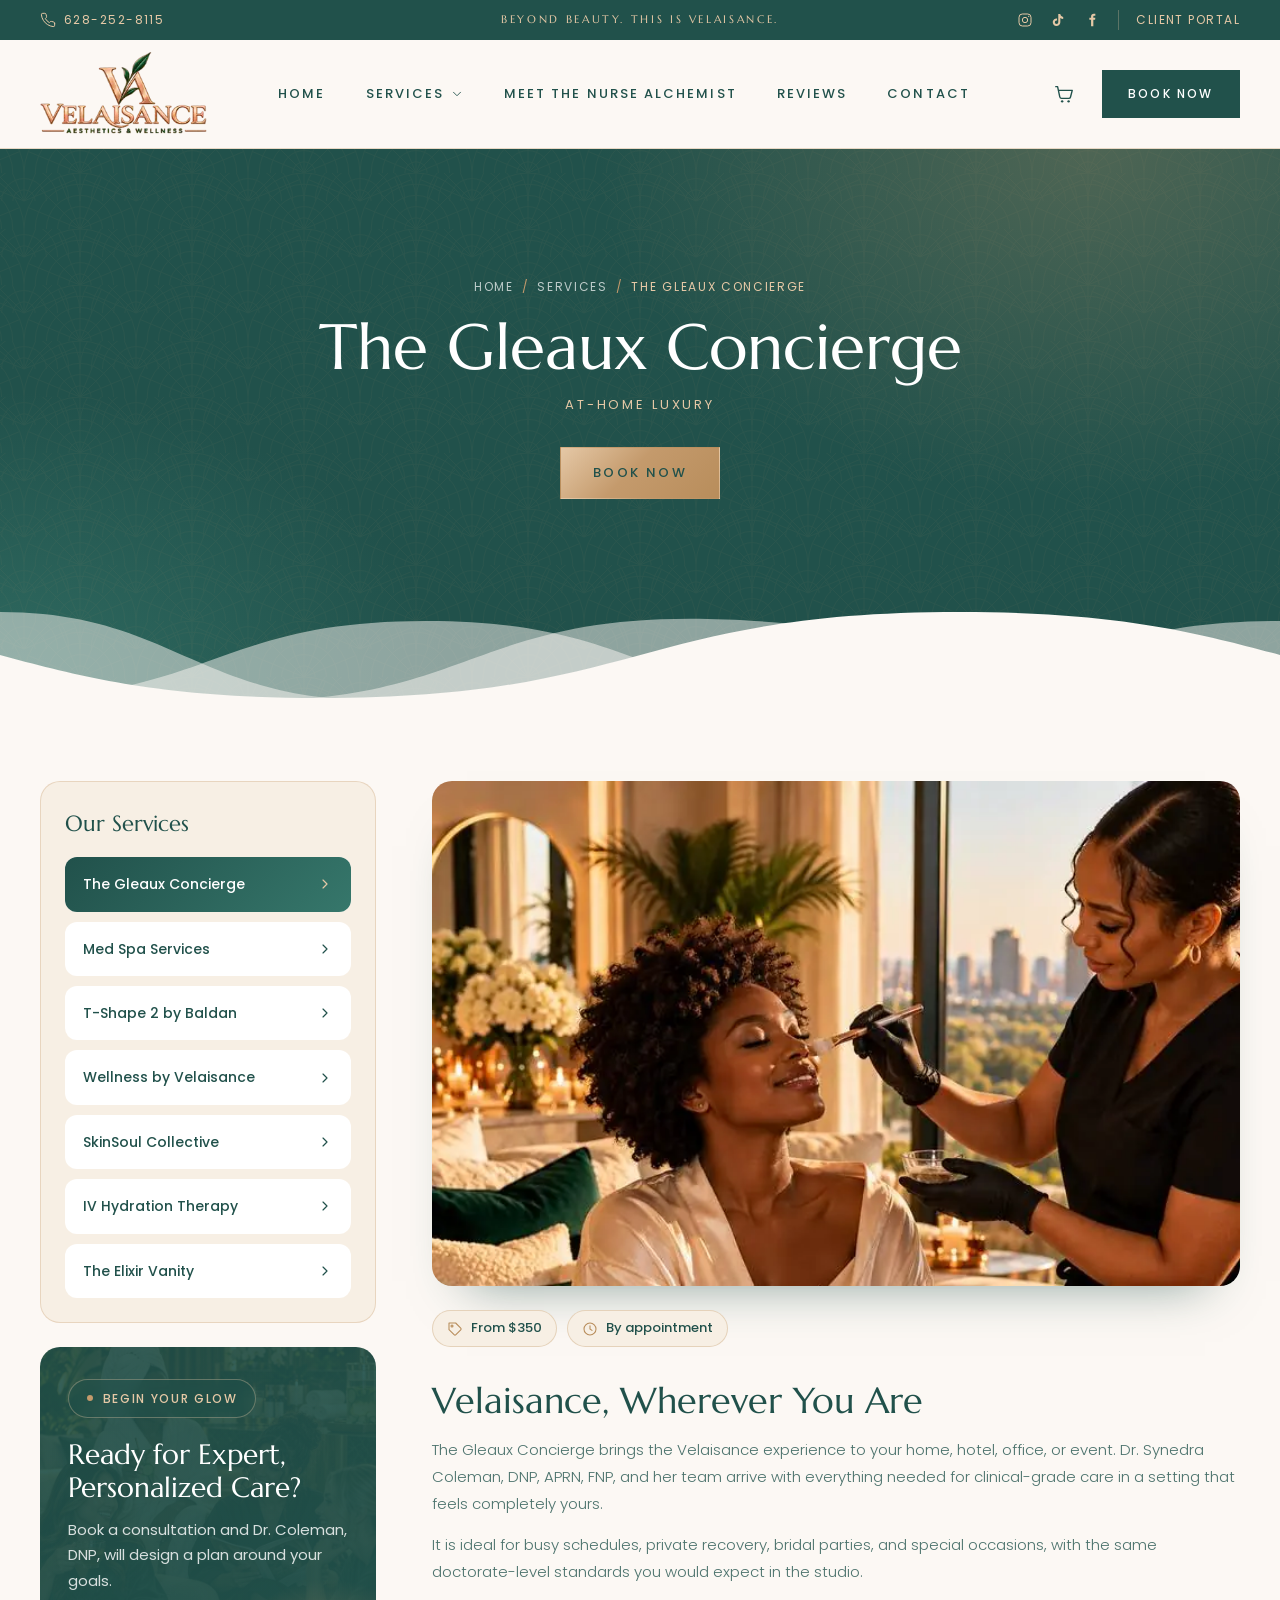
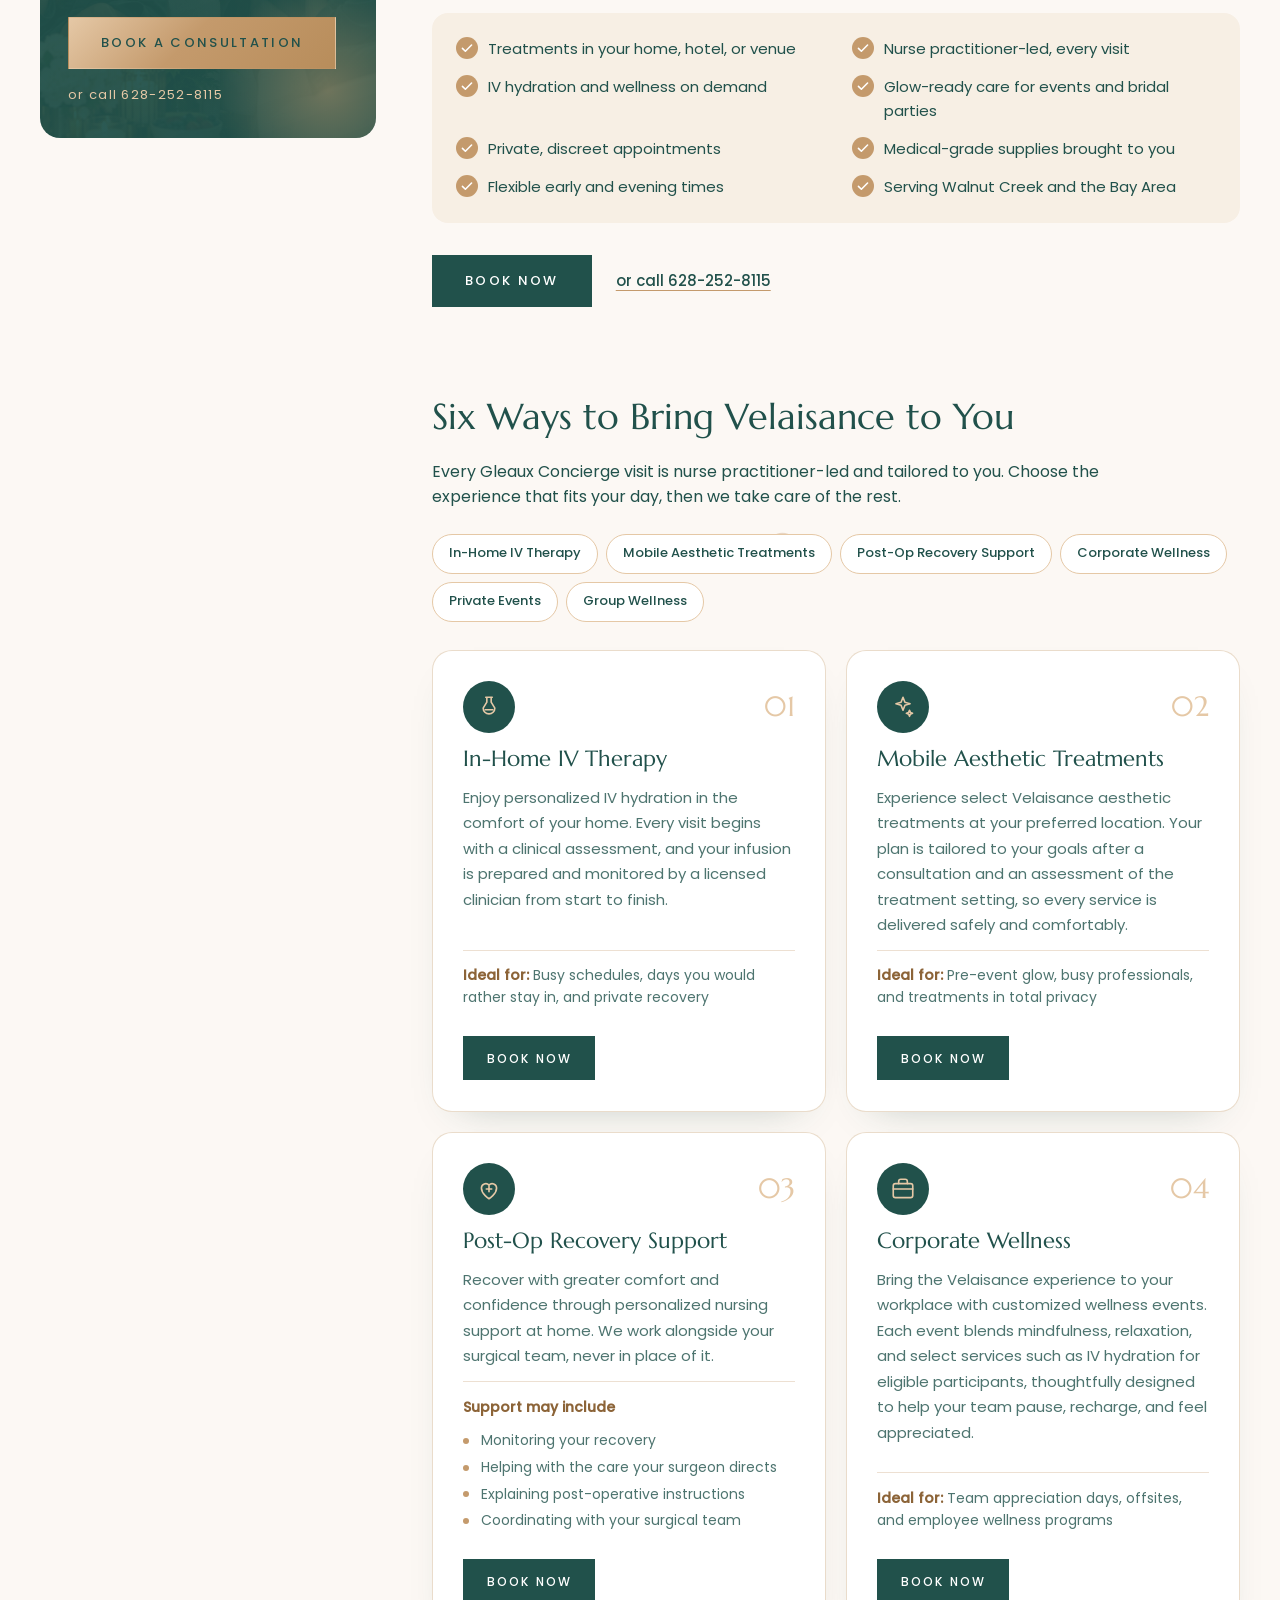
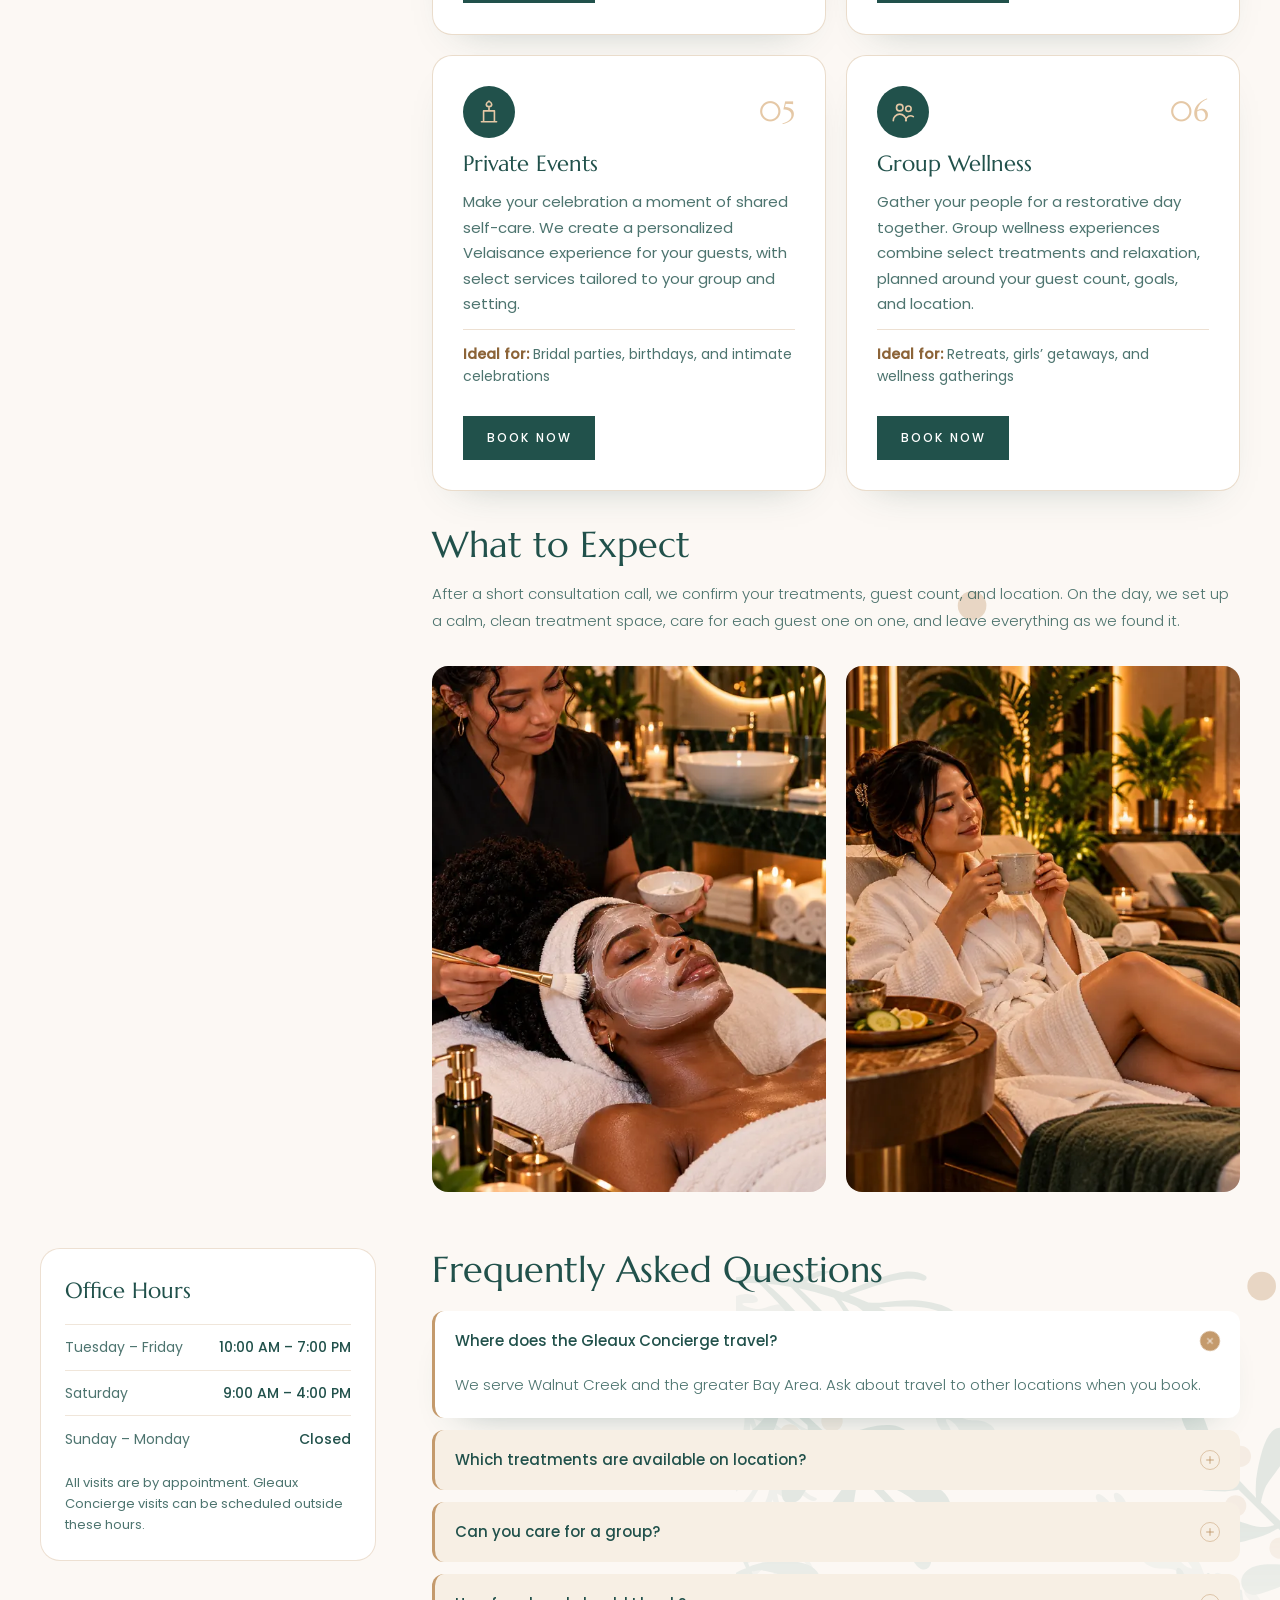
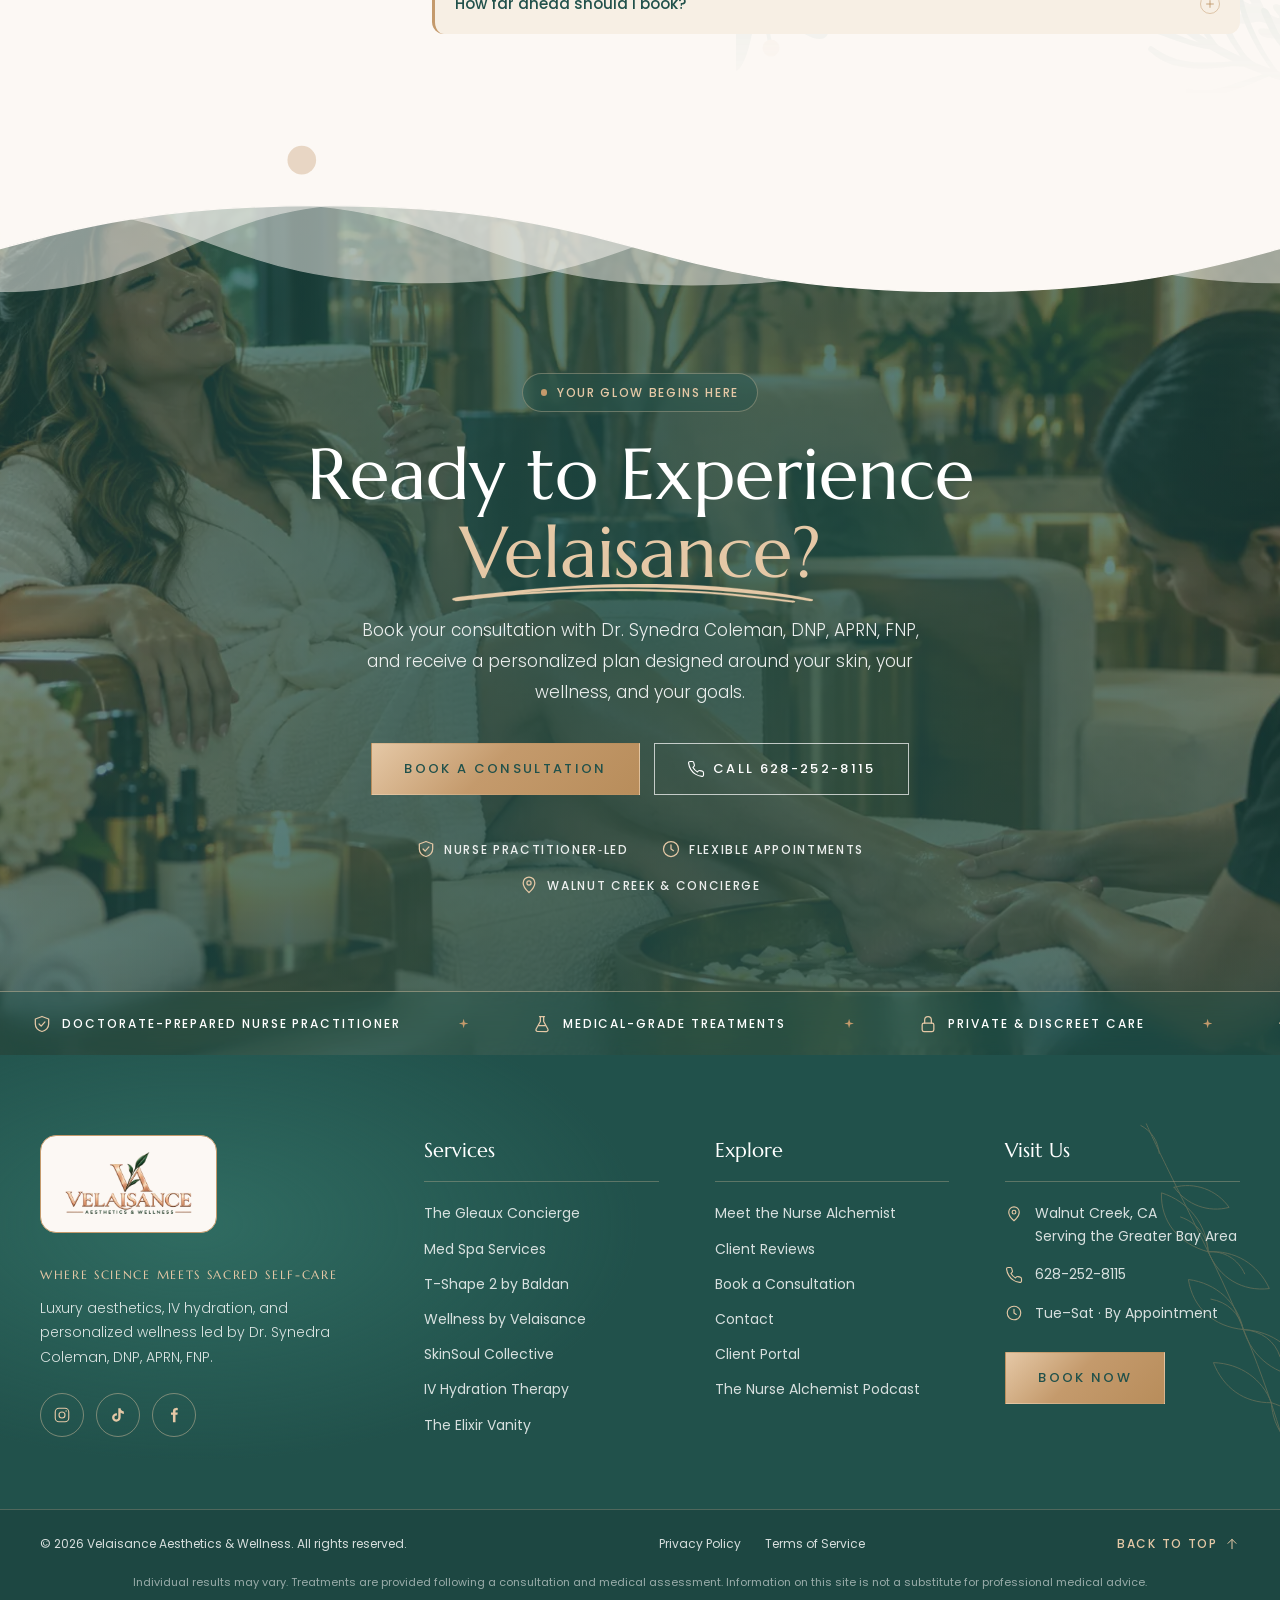
<file: html/service-gleaux-concierge.html>
<!DOCTYPE html>
<html lang="en">
<head>
    <meta charset="UTF-8">
    <meta name="viewport" content="width=device-width, initial-scale=1.0">
    <title>The Gleaux Concierge | Velaisance Aesthetics &amp; Wellness | Walnut Creek</title>
    <meta name="description" content="The Gleaux Concierge brings the Velaisance experience to your home, hotel, office, or event.">
    <link rel="icon" type="image/png" href="../images/brand/velaisance-monogram.png">

    <!-- Link preview card (iMessage, Facebook, LinkedIn, Slack, X).
         Image + URL must be absolute; update the base URL if the site moves to her own domain. -->
    <meta property="og:type" content="website">
    <meta property="og:site_name" content="Velaisance Aesthetics &amp; Wellness">
    <meta property="og:title" content="The Gleaux Concierge | Velaisance">
    <meta property="og:description" content="The Gleaux Concierge brings the Velaisance experience to your home, hotel, office, or event.">
    <meta property="og:url" content="https://mfebres0919.github.io/Velaisance-Aesthetics-Wellness/html/service-gleaux-concierge.html">
    <meta property="og:image" content="https://mfebres0919.github.io/Velaisance-Aesthetics-Wellness/images/brand/velaisance-share-v3.jpg">
    <meta property="og:image:secure_url" content="https://mfebres0919.github.io/Velaisance-Aesthetics-Wellness/images/brand/velaisance-share-v3.jpg">
    <meta property="og:image:type" content="image/jpeg">
    <meta property="og:image:width" content="1200">
    <meta property="og:image:height" content="630">
    <meta property="og:image:alt" content="Velaisance homepage: Where Science Meets Sacred Self-Care">
    <meta name="twitter:card" content="summary_large_image">
    <meta name="twitter:title" content="The Gleaux Concierge | Velaisance">
    <meta name="twitter:description" content="The Gleaux Concierge brings the Velaisance experience to your home, hotel, office, or event.">
    <meta name="twitter:image" content="https://mfebres0919.github.io/Velaisance-Aesthetics-Wellness/images/brand/velaisance-share-v3.jpg">

    <link rel="preload" href="../fonts/marcellus-latin-400-normal.woff2" as="font" type="font/woff2" crossorigin>
    <link rel="preload" href="../fonts/poppins-v24-latin-regular.woff2" as="font" type="font/woff2" crossorigin>

    <link rel="stylesheet" href="../css/global.css">
    <link rel="stylesheet" href="../css/service-details.css">

    <script src="../javascript/vendor/lenis.min.js" defer></script>
    <script src="../javascript/smooth-scroll.js" defer></script>
    <script src="../javascript/global.js" defer></script>
    <script src="../javascript/service-details.js" defer></script>
    <link rel="preload" as="image" href="../images/services/details/gleaux-concierge-main-m.webp" media="(max-width: 767px)" fetchpriority="high">
    <link rel="preload" as="image" href="../images/services/details/gleaux-concierge-main.webp" media="(min-width: 768px)" fetchpriority="high">
</head>
<body>
    <a class="skip-link" href="#main">Skip to content</a>

    <!-- ============ Top Bar ============ -->
    <div class="top-bar" role="region" aria-label="Contact and social links">
        <div class="top-bar__inner container">
            <a class="top-bar__phone" href="tel:+16282528115">
                <svg aria-hidden="true" viewBox="0 0 24 24" width="16" height="16"><path fill="none" stroke="currentColor" stroke-width="1.5" stroke-linecap="round" stroke-linejoin="round" d="M22 16.9v3a2 2 0 0 1-2.2 2 19.8 19.8 0 0 1-8.6-3.1 19.5 19.5 0 0 1-6-6A19.8 19.8 0 0 1 2.1 4.2 2 2 0 0 1 4.1 2h3a2 2 0 0 1 2 1.7c.1 1 .4 1.9.7 2.8a2 2 0 0 1-.5 2.1L8 9.9a16 16 0 0 0 6 6l1.3-1.3a2 2 0 0 1 2.1-.4c.9.3 1.8.6 2.8.7a2 2 0 0 1 1.7 2z"/></svg>
                628-252-8115
            </a>
            <div class="top-bar__messages" aria-live="polite">
                <p class="top-bar__message is-active">Beyond Beauty. This Is Velaisance.</p>
                <p class="top-bar__message"><a href="https://open.spotify.com/show/6z1pku0I9zaEbLr1d9MuW4" target="_blank" rel="noopener">&#10022; Listen to The Nurse Alchemist Podcast on Spotify &rarr;</a></p>
            </div>
            <div class="top-bar__links">
                <a class="top-bar__social" href="https://www.instagram.com/">
                    <svg aria-hidden="true" viewBox="0 0 24 24" width="16" height="16"><rect x="3" y="3" width="18" height="18" rx="5" fill="none" stroke="currentColor" stroke-width="1.5"/><circle cx="12" cy="12" r="4" fill="none" stroke="currentColor" stroke-width="1.5"/><circle cx="17.5" cy="6.5" r="1" fill="currentColor"/></svg>
                <span class="visually-hidden">Velaisance on Instagram</span></a>
                <a class="top-bar__social" href="https://www.tiktok.com/">
                    <svg aria-hidden="true" viewBox="0 0 24 24" width="16" height="16"><path fill="currentColor" d="M16.6 5.8A4.3 4.3 0 0 1 15.5 3h-3.1v12.4a2.6 2.6 0 1 1-2.6-2.6c.3 0 .5 0 .8.1V9.7a5.7 5.7 0 1 0 4.9 5.7V9.1a7.3 7.3 0 0 0 4.3 1.4V7.4a4.3 4.3 0 0 1-3.2-1.6z"/></svg>
                <span class="visually-hidden">Velaisance on TikTok</span></a>
                <a class="top-bar__social" href="https://www.facebook.com/">
                    <svg aria-hidden="true" viewBox="0 0 24 24" width="16" height="16"><path fill="currentColor" d="M14 8.5V6.8c0-.8.2-1.3 1.4-1.3H17V2.6a21 21 0 0 0-2.4-.1C12.2 2.5 10.6 4 10.6 6.6v1.9H8v3.2h2.6V21.5H14v-9.8h2.6l.4-3.2z"/></svg>
                <span class="visually-hidden">Velaisance on Facebook</span></a>
                <a class="top-bar__portal" href="../index.html#client-portal">Client Portal</a>
            </div>
        </div>
    </div>

    <!-- ============ Header / Navigation ============ -->
    <header class="site-header" id="site-header">
        <div class="site-header__inner container">
            <a class="site-header__logo" href="../index.html">
                <picture>
                    <source srcset="../images/brand/velaisance-logo-header-m.webp 240w, ../images/brand/velaisance-logo-header.webp 400w" sizes="(min-width: 1100px) 10.5rem, 8rem" type="image/webp">
                    <img src="../images/brand/velaisance-logo-header.png" srcset="../images/brand/velaisance-logo-header-m.png 240w, ../images/brand/velaisance-logo-header.png 400w" sizes="(min-width: 1100px) 10.5rem, 8rem" alt="Velaisance Aesthetics &amp; Wellness" width="400" height="202" decoding="async" fetchpriority="high">
                </picture>
            <span class="visually-hidden">Velaisance Aesthetics &amp; Wellness home</span></a>

            <nav class="site-nav" id="site-nav" aria-label="Main" data-lenis-prevent>
                <ul class="site-nav__list">
                    <li><a class="site-nav__link" href="../index.html#hero" data-section="hero">Home</a></li>
                    <li class="site-nav__item--dropdown">
                        <button class="site-nav__link site-nav__toggle is-current" type="button" data-section="services" aria-expanded="false" aria-controls="services-menu">
                            Services
                            <svg aria-hidden="true" viewBox="0 0 24 24" width="14" height="14"><path fill="none" stroke="currentColor" stroke-width="1.5" stroke-linecap="round" stroke-linejoin="round" d="m6 9 6 6 6-6"/></svg>
                        </button>
                        <ul class="site-nav__dropdown" id="services-menu">
                            <li><a href="service-gleaux-concierge.html">The Gleaux Concierge</a></li>
                            <li><a href="service-med-spa.html">Med Spa Services</a></li>
                            <li><a href="service-t-shape-2.html">T-Shape 2 by Baldan</a></li>
                            <li><a href="service-wellness.html">Wellness by Velaisance</a></li>
                            <li><a href="service-skinsoul.html">SkinSoul Collective</a></li>
                            <li><a href="service-iv-hydration.html">IV Hydration Therapy</a></li>
                            <li><a href="service-elixir-vanity.html">The Elixir Vanity</a></li>
                        </ul>
                    </li>
                    <li><a class="site-nav__link" href="about.html" data-section="about">Meet the Nurse Alchemist</a></li>
                    <li><a class="site-nav__link" href="reviews.html" data-section="reviews">Reviews</a></li>
                    <li><a class="site-nav__link" href="contact.html" data-section="contact">Contact</a></li>
                </ul>
                <div class="site-nav__mobile-extras">
                    <a class="button button--emerald" href="https://book.prospyrmed.com/4cce81ef-f2c5-4e11-8446-f26833523e22/select-service?workspaceId=25875597-275b-4d12-b427-3f18097b015f&amp;locationId=57bc5251-1073-4fe5-9a47-7d9fa82c98e7" target="_blank" rel="noopener" data-booking>Book a Consultation</a>
                    <a class="site-nav__mobile-phone" href="tel:+16282528115">Call 628-252-8115</a>
                </div>
            </nav>

            <div class="site-header__actions">
                <a class="site-header__icon" href="shop.html">
                    <svg aria-hidden="true" viewBox="0 0 24 24" width="22" height="22"><path fill="none" stroke="currentColor" stroke-width="1.5" stroke-linecap="round" stroke-linejoin="round" d="M3 4h2l2.4 11.2a2 2 0 0 0 2 1.6h7.7a2 2 0 0 0 2-1.5L21 8H6.2"/><circle cx="10" cy="20" r="1.3" fill="currentColor"/><circle cx="17" cy="20" r="1.3" fill="currentColor"/></svg>
                <span class="visually-hidden">Shop The Elixir Vanity</span></a>
                <a class="button button--emerald site-header__book" href="https://book.prospyrmed.com/4cce81ef-f2c5-4e11-8446-f26833523e22/select-service?workspaceId=25875597-275b-4d12-b427-3f18097b015f&amp;locationId=57bc5251-1073-4fe5-9a47-7d9fa82c98e7" target="_blank" rel="noopener" data-booking>Book Now</a>
                <button class="site-header__menu-toggle" type="button" aria-expanded="false" aria-controls="site-nav" aria-label="Open menu">
                    <span></span><span></span><span></span>
                </button>
            </div>
        </div>
    </header>

    <main id="main">
        <!-- ============ Page banner ============ -->
        <section class="page-banner" aria-labelledby="sd-title">
            <div class="container page-banner__inner">
                <nav class="page-crumbs" aria-label="Breadcrumb">
                    <ol>
                        <li><a href="../index.html">Home</a></li>
                        <li><a href="../index.html#services">Services</a></li>
                        <li aria-current="page">The Gleaux Concierge</li>
                    </ol>
                </nav>
                <h1 class="page-banner__title" id="sd-title">The Gleaux Concierge</h1>
                <p class="page-banner__tag">At-Home Luxury</p>
                <div class="page-banner__cta">
                    <a class="button button--primary" href="https://book.prospyrmed.com/4cce81ef-f2c5-4e11-8446-f26833523e22/select-service?workspaceId=25875597-275b-4d12-b427-3f18097b015f&amp;locationId=57bc5251-1073-4fe5-9a47-7d9fa82c98e7" target="_blank" rel="noopener" data-booking>Book Now<span class="visually-hidden">: The Gleaux Concierge</span></a>
                </div>
            </div>
            <div class="section-divider section-divider--banner" aria-hidden="true">
                <svg viewBox="0 0 1000 100" preserveAspectRatio="none" width="1000" height="100"><g fill="currentColor"><path d="M0 1v99c134.3 0 153.7-99 296-99H0Z" opacity=".5"/><path d="M1000 4v86C833.3 90 833.3 3.6 666.7 3.6S500 90 333.3 90 166.7 4 0 4h1000Z" opacity=".5"/><path d="M617 1v86C372 119 384 1 196 1h421Z" opacity=".5"/><path d="M1000 0H0v52C62.5 28 125 4 250 4c250 0 250 96 500 96 125 0 187.5-24 250-48V0Z"/></g></svg>
            </div>
        </section>

        <!-- ============ Service details: services list left, details right ============ -->
        <section class="sd">
            <span class="sd__bouquet" aria-hidden="true"></span>
            <span class="particles particles--gold" aria-hidden="true"></span>
            <div class="container sd__inner">
                <!-- Each row pins its own side column, so the two never overlap -->
                <div class="sd__row">
                <div class="sd-aside">
                    <nav class="sd-nav" aria-label="All services">
                        <p class="sd-nav__title">Our Services</p>
                        <ul class="sd-nav__list">
                        <li><a class="sd-nav__link is-current" href="service-gleaux-concierge.html" aria-current="page">The Gleaux Concierge<svg aria-hidden="true" viewBox="0 0 24 24" width="16" height="16"><path d="m9 6 6 6-6 6"/></svg></a></li>
                        <li><a class="sd-nav__link" href="service-med-spa.html">Med Spa Services<svg aria-hidden="true" viewBox="0 0 24 24" width="16" height="16"><path d="m9 6 6 6-6 6"/></svg></a></li>
                        <li><a class="sd-nav__link" href="service-t-shape-2.html">T-Shape 2 by Baldan<svg aria-hidden="true" viewBox="0 0 24 24" width="16" height="16"><path d="m9 6 6 6-6 6"/></svg></a></li>
                        <li><a class="sd-nav__link" href="service-wellness.html">Wellness by Velaisance<svg aria-hidden="true" viewBox="0 0 24 24" width="16" height="16"><path d="m9 6 6 6-6 6"/></svg></a></li>
                        <li><a class="sd-nav__link" href="service-skinsoul.html">SkinSoul Collective<svg aria-hidden="true" viewBox="0 0 24 24" width="16" height="16"><path d="m9 6 6 6-6 6"/></svg></a></li>
                        <li><a class="sd-nav__link" href="service-iv-hydration.html">IV Hydration Therapy<svg aria-hidden="true" viewBox="0 0 24 24" width="16" height="16"><path d="m9 6 6 6-6 6"/></svg></a></li>
                        <li><a class="sd-nav__link" href="service-elixir-vanity.html">The Elixir Vanity<svg aria-hidden="true" viewBox="0 0 24 24" width="16" height="16"><path d="m9 6 6 6-6 6"/></svg></a></li>
                        </ul>
                    </nav>

                    <div class="sd-book">
                        <span class="sd-book__glow" aria-hidden="true"></span>
                        <p class="badge"><span class="badge__dot" aria-hidden="true"></span>Begin Your Glow</p>
                        <h2 class="sd-book__title">Ready for Expert, Personalized Care?</h2>
                        <p class="sd-book__text">Book a consultation and Dr. Coleman, DNP, will design a plan around your goals.</p>
                        <a class="button button--primary" href="https://book.prospyrmed.com/4cce81ef-f2c5-4e11-8446-f26833523e22/select-service?workspaceId=25875597-275b-4d12-b427-3f18097b015f&amp;locationId=57bc5251-1073-4fe5-9a47-7d9fa82c98e7" target="_blank" rel="noopener" data-booking>Book a Consultation</a>
                        <a class="sd-book__phone" href="tel:+16282528115">or call 628-252-8115</a>
                    </div>
                </div>

                <article class="sd-main">
                    <div class="sd-main__photo">
                        <picture>
                            <source srcset="../images/services/details/gleaux-concierge-main-m.webp 480w, ../images/services/details/gleaux-concierge-main.webp 720w" sizes="(min-width: 1100px) 46rem, 92vw" type="image/webp">
                            <img src="../images/services/details/gleaux-concierge-main.jpg" srcset="../images/services/details/gleaux-concierge-main-m.jpg 480w, ../images/services/details/gleaux-concierge-main.jpg 720w" sizes="(min-width: 1100px) 46rem, 92vw" alt="The Gleaux Concierge at Velaisance Aesthetics &amp; Wellness" width="720" height="450" fetchpriority="high">
                        </picture>
                    </div>

                    <ul class="sd-meta">
                        <li><svg aria-hidden="true" viewBox="0 0 24 24" width="16" height="16"><path d="M20.6 13.4 13.4 20.6a2 2 0 0 1-2.8 0L3 13V3h10l7.6 7.6a2 2 0 0 1 0 2.8z"/><circle cx="7.5" cy="7.5" r="1.5"/></svg>From $350</li>
                        <li><svg aria-hidden="true" viewBox="0 0 24 24" width="16" height="16"><circle cx="12" cy="12" r="9"/><path d="M12 7v5l3 2"/></svg>By appointment</li>
                    </ul>

                    <h2 class="sd-main__title">Velaisance, Wherever You Are</h2>
                    <div class="sd-main__text">
                        <p>The Gleaux Concierge brings the Velaisance experience to your home, hotel, office, or event. Dr. Synedra Coleman, DNP, APRN, FNP, and her team arrive with everything needed for clinical-grade care in a setting that feels completely yours.</p>
                        <p>It is ideal for busy schedules, private recovery, bridal parties, and special occasions, with the same doctorate-level standards you would expect in the studio.</p>
                    </div>

                    <ul class="sd-checks">
                            <li><svg aria-hidden="true" viewBox="0 0 24 24" width="18" height="18"><path d="m5 12.5 4.5 4.5L19 7.5"/></svg><span>Treatments in your home, hotel, or venue</span></li>
                            <li><svg aria-hidden="true" viewBox="0 0 24 24" width="18" height="18"><path d="m5 12.5 4.5 4.5L19 7.5"/></svg><span>Nurse practitioner-led, every visit</span></li>
                            <li><svg aria-hidden="true" viewBox="0 0 24 24" width="18" height="18"><path d="m5 12.5 4.5 4.5L19 7.5"/></svg><span>IV hydration and wellness on demand</span></li>
                            <li><svg aria-hidden="true" viewBox="0 0 24 24" width="18" height="18"><path d="m5 12.5 4.5 4.5L19 7.5"/></svg><span>Glow-ready care for events and bridal parties</span></li>
                            <li><svg aria-hidden="true" viewBox="0 0 24 24" width="18" height="18"><path d="m5 12.5 4.5 4.5L19 7.5"/></svg><span>Private, discreet appointments</span></li>
                            <li><svg aria-hidden="true" viewBox="0 0 24 24" width="18" height="18"><path d="m5 12.5 4.5 4.5L19 7.5"/></svg><span>Medical-grade supplies brought to you</span></li>
                            <li><svg aria-hidden="true" viewBox="0 0 24 24" width="18" height="18"><path d="m5 12.5 4.5 4.5L19 7.5"/></svg><span>Flexible early and evening times</span></li>
                            <li><svg aria-hidden="true" viewBox="0 0 24 24" width="18" height="18"><path d="m5 12.5 4.5 4.5L19 7.5"/></svg><span>Serving Walnut Creek and the Bay Area</span></li>
                    </ul>

                    <div class="sd-cta">
                        <a class="button button--emerald" href="https://book.prospyrmed.com/4cce81ef-f2c5-4e11-8446-f26833523e22/select-service?workspaceId=25875597-275b-4d12-b427-3f18097b015f&amp;locationId=57bc5251-1073-4fe5-9a47-7d9fa82c98e7" target="_blank" rel="noopener" data-booking>Book Now<span class="visually-hidden">: The Gleaux Concierge</span></a>
                        <a class="sd-cta__phone" href="tel:+16282528115">or call 628-252-8115</a>
                    </div>


                    <!-- Six Gleaux Concierge services (copy expanded from velaisance.com service pages) -->
                    <section class="gc-services" aria-labelledby="gc-services-title">
                        <h2 class="sd-main__title" id="gc-services-title">Six Ways to Bring Velaisance to You</h2>
                        <p class="sd-main__text gc-services__intro">Every Gleaux Concierge visit is nurse practitioner-led and tailored to you. Choose the experience that fits your day, then we take care of the rest.</p>
                        <ul class="gc-jump" aria-label="Jump to a concierge service">
                            <li><a class="gc-jump__link" href="#in-home-iv-therapy">In-Home IV Therapy</a></li>
                            <li><a class="gc-jump__link" href="#mobile-aesthetic-treatments">Mobile Aesthetic Treatments</a></li>
                            <li><a class="gc-jump__link" href="#post-op-recovery-support">Post-Op Recovery Support</a></li>
                            <li><a class="gc-jump__link" href="#corporate-wellness">Corporate Wellness</a></li>
                            <li><a class="gc-jump__link" href="#private-events">Private Events</a></li>
                            <li><a class="gc-jump__link" href="#group-wellness">Group Wellness</a></li>
                        </ul>
                        <div class="gc-grid">
                        <article class="gc-card" id="in-home-iv-therapy" aria-labelledby="in-home-iv-therapy-title">
                            <div class="gc-card__head">
                                <span class="gc-card__icon"><svg aria-hidden="true" viewBox="0 0 24 24" width="26" height="26"><path d="M9 3h6M10 3v4.5L6.6 13a5 5 0 1 0 10.8 0L14 7.5V3"/><path d="M8.5 14.5h7"/></svg></span>
                                <span class="gc-card__num"></span>
                            </div>
                            <h3 class="gc-card__title" id="in-home-iv-therapy-title">In-Home IV Therapy</h3>
                            <p class="gc-card__text">Enjoy personalized IV hydration in the comfort of your home. Every visit begins with a clinical assessment, and your infusion is prepared and monitored by a licensed clinician from start to finish.</p>
                                <p class="gc-card__ideal"><span class="gc-card__label">Ideal for:</span> Busy schedules, days you would rather stay in, and private recovery</p>
                            <a class="button button--emerald gc-card__book" href="https://book.prospyrmed.com/4cce81ef-f2c5-4e11-8446-f26833523e22/select-service?workspaceId=25875597-275b-4d12-b427-3f18097b015f&amp;locationId=57bc5251-1073-4fe5-9a47-7d9fa82c98e7" target="_blank" rel="noopener" data-booking>Book Now<span class="visually-hidden">: In-Home IV Therapy</span></a>
                        </article>
                        <article class="gc-card" id="mobile-aesthetic-treatments" aria-labelledby="mobile-aesthetic-treatments-title">
                            <div class="gc-card__head">
                                <span class="gc-card__icon"><svg aria-hidden="true" viewBox="0 0 24 24" width="26" height="26"><path d="M12 3l1.8 4.6L18.5 9l-4.7 1.4L12 15l-1.8-4.6L5.5 9l4.7-1.4z"/><path d="M18 15l.8 2 2 .8-2 .8-.8 2-.8-2-2-.8 2-.8z"/></svg></span>
                                <span class="gc-card__num"></span>
                            </div>
                            <h3 class="gc-card__title" id="mobile-aesthetic-treatments-title">Mobile Aesthetic Treatments</h3>
                            <p class="gc-card__text">Experience select Velaisance aesthetic treatments at your preferred location. Your plan is tailored to your goals after a consultation and an assessment of the treatment setting, so every service is delivered safely and comfortably.</p>
                                <p class="gc-card__ideal"><span class="gc-card__label">Ideal for:</span> Pre-event glow, busy professionals, and treatments in total privacy</p>
                            <a class="button button--emerald gc-card__book" href="https://book.prospyrmed.com/4cce81ef-f2c5-4e11-8446-f26833523e22/select-service?workspaceId=25875597-275b-4d12-b427-3f18097b015f&amp;locationId=57bc5251-1073-4fe5-9a47-7d9fa82c98e7" target="_blank" rel="noopener" data-booking>Book Now<span class="visually-hidden">: Mobile Aesthetic Treatments</span></a>
                        </article>
                        <article class="gc-card" id="post-op-recovery-support" aria-labelledby="post-op-recovery-support-title">
                            <div class="gc-card__head">
                                <span class="gc-card__icon"><svg aria-hidden="true" viewBox="0 0 24 24" width="26" height="26"><path d="M12 21s-7-4.4-7-10a4 4 0 0 1 7-2.6A4 4 0 0 1 19 11c0 5.6-7 10-7 10z"/><path d="M12 9.5v5M9.5 12h5"/></svg></span>
                                <span class="gc-card__num"></span>
                            </div>
                            <h3 class="gc-card__title" id="post-op-recovery-support-title">Post-Op Recovery Support</h3>
                            <p class="gc-card__text">Recover with greater comfort and confidence through personalized nursing support at home. We work alongside your surgical team, never in place of it.</p>
                                <p class="gc-card__label">Support may include</p>
                                <ul class="gc-card__list"><li>Monitoring your recovery</li><li>Helping with the care your surgeon directs</li><li>Explaining post-operative instructions</li><li>Coordinating with your surgical team</li></ul>
                            <a class="button button--emerald gc-card__book" href="https://book.prospyrmed.com/4cce81ef-f2c5-4e11-8446-f26833523e22/select-service?workspaceId=25875597-275b-4d12-b427-3f18097b015f&amp;locationId=57bc5251-1073-4fe5-9a47-7d9fa82c98e7" target="_blank" rel="noopener" data-booking>Book Now<span class="visually-hidden">: Post-Op Recovery Support</span></a>
                        </article>
                        <article class="gc-card" id="corporate-wellness" aria-labelledby="corporate-wellness-title">
                            <div class="gc-card__head">
                                <span class="gc-card__icon"><svg aria-hidden="true" viewBox="0 0 24 24" width="26" height="26"><rect x="3" y="7" width="18" height="13" rx="2"/><path d="M8 7V5a2 2 0 0 1 2-2h4a2 2 0 0 1 2 2v2M3 12h18"/></svg></span>
                                <span class="gc-card__num"></span>
                            </div>
                            <h3 class="gc-card__title" id="corporate-wellness-title">Corporate Wellness</h3>
                            <p class="gc-card__text">Bring the Velaisance experience to your workplace with customized wellness events. Each event blends mindfulness, relaxation, and select services such as IV hydration for eligible participants, thoughtfully designed to help your team pause, recharge, and feel appreciated.</p>
                                <p class="gc-card__ideal"><span class="gc-card__label">Ideal for:</span> Team appreciation days, offsites, and employee wellness programs</p>
                            <a class="button button--emerald gc-card__book" href="https://book.prospyrmed.com/4cce81ef-f2c5-4e11-8446-f26833523e22/select-service?workspaceId=25875597-275b-4d12-b427-3f18097b015f&amp;locationId=57bc5251-1073-4fe5-9a47-7d9fa82c98e7" target="_blank" rel="noopener" data-booking>Book Now<span class="visually-hidden">: Corporate Wellness</span></a>
                        </article>
                        <article class="gc-card" id="private-events" aria-labelledby="private-events-title">
                            <div class="gc-card__head">
                                <span class="gc-card__icon"><svg aria-hidden="true" viewBox="0 0 24 24" width="26" height="26"><path d="M5 21h14M7 21V11h10v10M12 11V7M12 7c-1.5 0-2.5-1-2.5-2.2S12 2 12 2s2.5 1.6 2.5 2.8S13.5 7 12 7z"/></svg></span>
                                <span class="gc-card__num"></span>
                            </div>
                            <h3 class="gc-card__title" id="private-events-title">Private Events</h3>
                            <p class="gc-card__text">Make your celebration a moment of shared self-care. We create a personalized Velaisance experience for your guests, with select services tailored to your group and setting.</p>
                                <p class="gc-card__ideal"><span class="gc-card__label">Ideal for:</span> Bridal parties, birthdays, and intimate celebrations</p>
                            <a class="button button--emerald gc-card__book" href="https://book.prospyrmed.com/4cce81ef-f2c5-4e11-8446-f26833523e22/select-service?workspaceId=25875597-275b-4d12-b427-3f18097b015f&amp;locationId=57bc5251-1073-4fe5-9a47-7d9fa82c98e7" target="_blank" rel="noopener" data-booking>Book Now<span class="visually-hidden">: Private Events</span></a>
                        </article>
                        <article class="gc-card" id="group-wellness" aria-labelledby="group-wellness-title">
                            <div class="gc-card__head">
                                <span class="gc-card__icon"><svg aria-hidden="true" viewBox="0 0 24 24" width="26" height="26"><circle cx="9" cy="8" r="3"/><circle cx="17" cy="9" r="2.5"/><path d="M3 20a6 6 0 0 1 12 0M14.5 20a4.5 4.5 0 0 1 7-3.7"/></svg></span>
                                <span class="gc-card__num"></span>
                            </div>
                            <h3 class="gc-card__title" id="group-wellness-title">Group Wellness</h3>
                            <p class="gc-card__text">Gather your people for a restorative day together. Group wellness experiences combine select treatments and relaxation, planned around your guest count, goals, and location.</p>
                                <p class="gc-card__ideal"><span class="gc-card__label">Ideal for:</span> Retreats, girls’ getaways, and wellness gatherings</p>
                            <a class="button button--emerald gc-card__book" href="https://book.prospyrmed.com/4cce81ef-f2c5-4e11-8446-f26833523e22/select-service?workspaceId=25875597-275b-4d12-b427-3f18097b015f&amp;locationId=57bc5251-1073-4fe5-9a47-7d9fa82c98e7" target="_blank" rel="noopener" data-booking>Book Now<span class="visually-hidden">: Group Wellness</span></a>
                        </article>
                        </div>
                    </section>

                    <h2 class="sd-main__title">What to Expect</h2>
                    <div class="sd-main__text">
                        <p>After a short consultation call, we confirm your treatments, guest count, and location. On the day, we set up a calm, clean treatment space, care for each guest one on one, and leave everything as we found it.</p>
                    </div>

                    <div class="sd-photos">
                        <div class="sd-photos__item">
                            <picture>
                            <source srcset="../images/services/details/detail-first-gleaux.webp" type="image/webp">
                            <img src="../images/services/details/detail-first-gleaux.jpg" alt="A client receiving a hydrating facial mask" width="560" height="747" loading="lazy" decoding="async">
                        </picture>
                        </div>
                        <div class="sd-photos__item">
                            <picture>
                            <source srcset="../images/services/details/detail-gleaux.webp" type="image/webp">
                            <img src="../images/services/details/detail-gleaux.jpg" alt="A guest in a robe relaxing with tea in the lounge" width="560" height="747" loading="lazy" decoding="async">
                        </picture>
                        </div>
                    </div>
                </article>
                </div>

                <div class="sd__row">
                <!-- PLACEHOLDER hours: confirm with client (footer says Tue–Sat, by appointment) -->
                <aside class="sd-hours" aria-label="Office hours">
                    <p class="sd-nav__title">Office Hours</p>
                    <dl class="sd-hours__list">
                        <div><dt>Tuesday – Friday</dt><dd>10:00 AM – 7:00 PM</dd></div>
                        <div><dt>Saturday</dt><dd>9:00 AM – 4:00 PM</dd></div>
                        <div><dt>Sunday – Monday</dt><dd>Closed</dd></div>
                    </dl>
                    <p class="sd-hours__note">All visits are by appointment. Gleaux Concierge visits can be scheduled outside these hours.</p>
                </aside>

                <div class="faq" aria-labelledby="faq-title">
                    <h2 class="sd-main__title" id="faq-title">Frequently Asked Questions</h2>
                    <div class="faq__list">
                            <details class="faq__item" open>
                                <summary class="faq__question">Where does the Gleaux Concierge travel?<svg class="faq__icon" aria-hidden="true" viewBox="0 0 24 24" width="20" height="20"><path d="M12 5v14M5 12h14"/></svg></summary>
                                <div class="faq__answer"><p>We serve Walnut Creek and the greater Bay Area. Ask about travel to other locations when you book.</p></div>
                            </details>
                            <details class="faq__item">
                                <summary class="faq__question">Which treatments are available on location?<svg class="faq__icon" aria-hidden="true" viewBox="0 0 24 24" width="20" height="20"><path d="M12 5v14M5 12h14"/></svg></summary>
                                <div class="faq__answer"><p>IV hydration, wellness therapies, and select aesthetic treatments can be performed on location. We will confirm what is right for your setting during your consultation.</p></div>
                            </details>
                            <details class="faq__item">
                                <summary class="faq__question">Can you care for a group?<svg class="faq__icon" aria-hidden="true" viewBox="0 0 24 24" width="20" height="20"><path d="M12 5v14M5 12h14"/></svg></summary>
                                <div class="faq__answer"><p>Yes. Concierge visits are popular for bridal parties, retreats, and celebrations. Share your guest count when you book so we can plan the visit.</p></div>
                            </details>
                            <details class="faq__item">
                                <summary class="faq__question">How far ahead should I book?<svg class="faq__icon" aria-hidden="true" viewBox="0 0 24 24" width="20" height="20"><path d="M12 5v14M5 12h14"/></svg></summary>
                                <div class="faq__answer"><p>We recommend booking at least one week ahead, and earlier for weekends and events.</p></div>
                            </details>
                    </div>
                </div>
                </div>
            </div>
        </section>

        <!-- ============ Final CTA ============ -->
        <section class="final-cta" id="consultation" aria-labelledby="final-cta-title">
            <div class="section-divider section-divider--cta" aria-hidden="true">
                <svg viewBox="0 0 1000 100" preserveAspectRatio="none" width="1000" height="100"><g fill="currentColor"><path d="M0 1v99c134.3 0 153.7-99 296-99H0Z" opacity=".5"/><path d="M1000 4v86C833.3 90 833.3 3.6 666.7 3.6S500 90 333.3 90 166.7 4 0 4h1000Z" opacity=".5"/><path d="M617 1v86C372 119 384 1 196 1h421Z" opacity=".5"/><path d="M1000 0H0v52C62.5 28 125 4 250 4c250 0 250 96 500 96 125 0 187.5-24 250-48V0Z"/></g></svg>
            </div>

            <picture class="final-cta__bg" aria-hidden="true">
                <source media="(max-width: 767px)" srcset="../images/cta/cta-spa-suite-m.webp" type="image/webp">
                <source media="(max-width: 767px)" srcset="../images/cta/cta-spa-suite-m.jpg" type="image/jpeg">
                <source srcset="../images/cta/cta-spa-suite.webp" type="image/webp">
                <img src="../images/cta/cta-spa-suite.jpg" alt="" width="1600" height="831" loading="lazy" decoding="async">
            </picture>

            <div class="final-cta__content container">
                <p class="badge"><span class="badge__dot" aria-hidden="true"></span>Your Glow Begins Here</p>
                <h2 class="final-cta__title" id="final-cta-title">Ready to Experience <em><span class="ink-mark">Velaisance?<svg class="ink-mark__line" aria-hidden="true" viewBox="0 0 1307 149" preserveAspectRatio="none"><path d="M1232.64 147.79c-122.42-33.96-245.78-65.88-372.4-79.2-274.79-29.65-555.3-4.58-746.71 43.64-28.03 6.61-55.36 16.42-83.92 20.67-6.94.18-15.27 7.93-19.91-.69-42.09-23.59 65.41-40.33 78.74-44.91 68.94-15.05 137.48-31.87 206.46-46.69 299.76-62.63 616.52-55.76 908.24 41.3 33.91 11.72 67.19 25.44 100.14 39.51 8.53 5.83.48 17.83-8.87 13.35-82.09-35.61-171.3-51.43-258.47-69.75-258.76-50.22-528.02-56-785.62 4.13 245.24-37 497.97-41.22 742.29 4.51 70.81 12.09 168.26 39.24 244.02 59.66 9.1 2.46 5.53 17.17-3.99 14.47Z"/></svg></span></em></h2>
                <p class="final-cta__text">
                    Book your consultation with Dr.&nbsp;Synedra Coleman, DNP, APRN, FNP, and receive a personalized plan designed around your skin,
                    your wellness, and your goals.
                </p>

                <div class="final-cta__actions">
                    <a class="button button--primary button--bounce" href="https://book.prospyrmed.com/4cce81ef-f2c5-4e11-8446-f26833523e22/select-service?workspaceId=25875597-275b-4d12-b427-3f18097b015f&amp;locationId=57bc5251-1073-4fe5-9a47-7d9fa82c98e7" target="_blank" rel="noopener" data-booking>Book a Consultation</a>
                    <a class="button button--ghost" href="tel:+16282528115">
                        <svg aria-hidden="true" viewBox="0 0 24 24" width="18" height="18"><path d="M22 16.9v3a2 2 0 0 1-2.2 2 19.8 19.8 0 0 1-8.6-3.1 19.5 19.5 0 0 1-6-6A19.8 19.8 0 0 1 2.1 4.2 2 2 0 0 1 4.1 2h3a2 2 0 0 1 2 1.7c.1 1 .4 1.9.7 2.8a2 2 0 0 1-.5 2.1L8 9.9a16 16 0 0 0 6 6l1.3-1.3a2 2 0 0 1 2.1-.4c.9.3 1.8.6 2.8.7a2 2 0 0 1 1.7 2z"/></svg>
                        Call 628-252-8115
                    </a>
                </div>

                <ul class="final-cta__points">
                    <li>
                        <svg aria-hidden="true" viewBox="0 0 24 24" width="20" height="20"><path d="M12 3 4 6v6c0 4.5 3.4 8.3 8 9 4.6-.7 8-4.5 8-9V6z"/><path d="m8.5 12 2.5 2.5 4.5-5"/></svg>
                        Nurse Practitioner&#8209;Led
                    </li>
                    <li>
                        <svg aria-hidden="true" viewBox="0 0 24 24" width="20" height="20"><circle cx="12" cy="12" r="9"/><path d="M12 7v5l3 2"/></svg>
                        Flexible Appointments
                    </li>
                    <li>
                        <svg aria-hidden="true" viewBox="0 0 24 24" width="20" height="20"><path d="M12 21s-7-6.2-7-11.5a7 7 0 0 1 14 0C19 14.8 12 21 12 21z"/><circle cx="12" cy="9.5" r="2.5"/></svg>
                        Walnut Creek &amp; Concierge
                    </li>
                </ul>
            </div>
            <div class="trust-ribbon" aria-label="Why clients trust Velaisance">
                <div class="trust-ribbon__track">
                    <ul class="trust-ribbon__list">
                        <li><svg aria-hidden="true" viewBox="0 0 24 24" width="20" height="20"><path d="M12 3 4 6v6c0 4.5 3.4 8.3 8 9 4.6-.7 8-4.5 8-9V6z"/><path d="m8.5 12 2.5 2.5 4.5-5"/></svg>Doctorate-Prepared Nurse Practitioner</li>
                        <li><svg aria-hidden="true" viewBox="0 0 24 24" width="20" height="20"><path d="M9 3h6M10 3v6l-5 9a2 2 0 0 0 1.7 3h10.6a2 2 0 0 0 1.7-3l-5-9V3M7.5 14h9"/></svg>Medical-Grade Treatments</li>
                        <li><svg aria-hidden="true" viewBox="0 0 24 24" width="20" height="20"><rect x="5" y="11" width="14" height="10" rx="2"/><path d="M8 11V7a4 4 0 0 1 8 0v4"/></svg>Private &amp; Discreet Care</li>
                        <li><svg aria-hidden="true" viewBox="0 0 24 24" width="20" height="20"><path d="M12 3c.4 4 2.3 6.6 6.5 7.5v.8c-4.2.9-6.1 3.5-6.5 7.5h-.8c-.4-4-2.3-6.6-6.5-7.5v-.8C8.9 9.6 10.8 7 11.2 3z"/></svg>Personalized Treatment Plans</li>
                        <li><svg aria-hidden="true" viewBox="0 0 24 24" width="20" height="20"><path d="m12 2 2.9 6.9 7.1.6-5.4 4.7 1.6 7L12 17.5 5.8 21.2l1.6-7L2 9.5l7.1-.6z"/></svg>5-Star Client Experience</li>
                        <li><svg aria-hidden="true" viewBox="0 0 24 24" width="20" height="20"><path d="M3 11 12 4l9 7"/><path d="M5 10v10h14V10"/></svg>Concierge Home Visits</li>
                        <li><svg aria-hidden="true" viewBox="0 0 24 24" width="20" height="20"><path d="M12 21s-7-6.2-7-11.5a7 7 0 0 1 14 0C19 14.8 12 21 12 21z"/><circle cx="12" cy="9.5" r="2.5"/></svg>Serving the Greater Bay Area</li>
                    </ul>
                    <ul class="trust-ribbon__list" aria-hidden="true">
                        <li><svg aria-hidden="true" viewBox="0 0 24 24" width="20" height="20"><path d="M12 3 4 6v6c0 4.5 3.4 8.3 8 9 4.6-.7 8-4.5 8-9V6z"/><path d="m8.5 12 2.5 2.5 4.5-5"/></svg>Doctorate-Prepared Nurse Practitioner</li>
                        <li><svg aria-hidden="true" viewBox="0 0 24 24" width="20" height="20"><path d="M9 3h6M10 3v6l-5 9a2 2 0 0 0 1.7 3h10.6a2 2 0 0 0 1.7-3l-5-9V3M7.5 14h9"/></svg>Medical-Grade Treatments</li>
                        <li><svg aria-hidden="true" viewBox="0 0 24 24" width="20" height="20"><rect x="5" y="11" width="14" height="10" rx="2"/><path d="M8 11V7a4 4 0 0 1 8 0v4"/></svg>Private &amp; Discreet Care</li>
                        <li><svg aria-hidden="true" viewBox="0 0 24 24" width="20" height="20"><path d="M12 3c.4 4 2.3 6.6 6.5 7.5v.8c-4.2.9-6.1 3.5-6.5 7.5h-.8c-.4-4-2.3-6.6-6.5-7.5v-.8C8.9 9.6 10.8 7 11.2 3z"/></svg>Personalized Treatment Plans</li>
                        <li><svg aria-hidden="true" viewBox="0 0 24 24" width="20" height="20"><path d="m12 2 2.9 6.9 7.1.6-5.4 4.7 1.6 7L12 17.5 5.8 21.2l1.6-7L2 9.5l7.1-.6z"/></svg>5-Star Client Experience</li>
                        <li><svg aria-hidden="true" viewBox="0 0 24 24" width="20" height="20"><path d="M3 11 12 4l9 7"/><path d="M5 10v10h14V10"/></svg>Concierge Home Visits</li>
                        <li><svg aria-hidden="true" viewBox="0 0 24 24" width="20" height="20"><path d="M12 21s-7-6.2-7-11.5a7 7 0 0 1 14 0C19 14.8 12 21 12 21z"/><circle cx="12" cy="9.5" r="2.5"/></svg>Serving the Greater Bay Area</li>
                    </ul>
                    <ul class="trust-ribbon__list" aria-hidden="true">
                        <li><svg aria-hidden="true" viewBox="0 0 24 24" width="20" height="20"><path d="M12 3 4 6v6c0 4.5 3.4 8.3 8 9 4.6-.7 8-4.5 8-9V6z"/><path d="m8.5 12 2.5 2.5 4.5-5"/></svg>Doctorate-Prepared Nurse Practitioner</li>
                        <li><svg aria-hidden="true" viewBox="0 0 24 24" width="20" height="20"><path d="M9 3h6M10 3v6l-5 9a2 2 0 0 0 1.7 3h10.6a2 2 0 0 0 1.7-3l-5-9V3M7.5 14h9"/></svg>Medical-Grade Treatments</li>
                        <li><svg aria-hidden="true" viewBox="0 0 24 24" width="20" height="20"><rect x="5" y="11" width="14" height="10" rx="2"/><path d="M8 11V7a4 4 0 0 1 8 0v4"/></svg>Private &amp; Discreet Care</li>
                        <li><svg aria-hidden="true" viewBox="0 0 24 24" width="20" height="20"><path d="M12 3c.4 4 2.3 6.6 6.5 7.5v.8c-4.2.9-6.1 3.5-6.5 7.5h-.8c-.4-4-2.3-6.6-6.5-7.5v-.8C8.9 9.6 10.8 7 11.2 3z"/></svg>Personalized Treatment Plans</li>
                        <li><svg aria-hidden="true" viewBox="0 0 24 24" width="20" height="20"><path d="m12 2 2.9 6.9 7.1.6-5.4 4.7 1.6 7L12 17.5 5.8 21.2l1.6-7L2 9.5l7.1-.6z"/></svg>5-Star Client Experience</li>
                        <li><svg aria-hidden="true" viewBox="0 0 24 24" width="20" height="20"><path d="M3 11 12 4l9 7"/><path d="M5 10v10h14V10"/></svg>Concierge Home Visits</li>
                        <li><svg aria-hidden="true" viewBox="0 0 24 24" width="20" height="20"><path d="M12 21s-7-6.2-7-11.5a7 7 0 0 1 14 0C19 14.8 12 21 12 21z"/><circle cx="12" cy="9.5" r="2.5"/></svg>Serving the Greater Bay Area</li>
                    </ul>
                </div>
            </div>
        </section>

    </main>

    <!-- ============ Footer ============ -->
    <footer class="site-footer">

        <div class="site-footer__inner container">
            <div class="site-footer__brand">
                <a class="site-footer__logo" href="../index.html">
                    <picture>
                        <source srcset="../images/brand/velaisance-logo.webp" type="image/webp">
                        <img src="../images/brand/velaisance-logo.png" alt="Velaisance Aesthetics &amp; Wellness" width="360" height="182" loading="lazy" decoding="async">
                    </picture>
                <span class="visually-hidden">Velaisance Aesthetics &amp; Wellness home</span></a>
                <p class="site-footer__tagline">Where Science Meets Sacred Self-Care</p>
                <p class="site-footer__about">
                    Luxury aesthetics, IV hydration, and personalized wellness led by Dr.&nbsp;Synedra Coleman, DNP, APRN, FNP.
                </p>
                <ul class="site-footer__social" aria-label="Social media">
                    <li><a href="https://www.instagram.com/"><svg aria-hidden="true" viewBox="0 0 24 24" width="18" height="18"><rect x="3" y="3" width="18" height="18" rx="5" fill="none" stroke="currentColor" stroke-width="1.5"/><circle cx="12" cy="12" r="4" fill="none" stroke="currentColor" stroke-width="1.5"/><circle cx="17.5" cy="6.5" r="1" fill="currentColor"/></svg><span class="visually-hidden">Velaisance on Instagram</span></a></li>
                    <li><a href="https://www.tiktok.com/"><svg aria-hidden="true" viewBox="0 0 24 24" width="18" height="18"><path fill="currentColor" d="M16.6 5.8A4.3 4.3 0 0 1 15.5 3h-3.1v12.4a2.6 2.6 0 1 1-2.6-2.6c.3 0 .5 0 .8.1V9.7a5.7 5.7 0 1 0 4.9 5.7V9.1a7.3 7.3 0 0 0 4.3 1.4V7.4a4.3 4.3 0 0 1-3.2-1.6z"/></svg><span class="visually-hidden">Velaisance on TikTok</span></a></li>
                    <li><a href="https://www.facebook.com/"><svg aria-hidden="true" viewBox="0 0 24 24" width="18" height="18"><path fill="currentColor" d="M14 8.5V6.8c0-.8.2-1.3 1.4-1.3H17V2.6a21 21 0 0 0-2.4-.1C12.2 2.5 10.6 4 10.6 6.6v1.9H8v3.2h2.6V21.5H14v-9.8h2.6l.4-3.2z"/></svg><span class="visually-hidden">Velaisance on Facebook</span></a></li>
                </ul>
            </div>

            <nav class="site-footer__col" aria-label="Services">
                <h2 class="site-footer__heading">Services</h2>
                <ul class="site-footer__links">
                    <li><a href="service-gleaux-concierge.html">The Gleaux Concierge</a></li>
                    <li><a href="service-med-spa.html">Med Spa Services</a></li>
                            <li><a href="service-t-shape-2.html">T-Shape 2 by Baldan</a></li>
                    <li><a href="service-wellness.html">Wellness by Velaisance</a></li>
                    <li><a href="service-skinsoul.html">SkinSoul Collective</a></li>
                    <li><a href="service-iv-hydration.html">IV Hydration Therapy</a></li>
                    <li><a href="service-elixir-vanity.html">The Elixir Vanity</a></li>
                </ul>
            </nav>

            <nav class="site-footer__col" aria-label="Explore">
                <h2 class="site-footer__heading">Explore</h2>
                <ul class="site-footer__links">
                    <li><a href="about.html">Meet the Nurse Alchemist</a></li>
                    <li><a href="reviews.html">Client Reviews</a></li>
                    <li><a href="https://book.prospyrmed.com/4cce81ef-f2c5-4e11-8446-f26833523e22/select-service?workspaceId=25875597-275b-4d12-b427-3f18097b015f&amp;locationId=57bc5251-1073-4fe5-9a47-7d9fa82c98e7" target="_blank" rel="noopener" data-booking>Book a Consultation</a></li>
                    <li><a href="contact.html">Contact</a></li>
                    <li><a href="../index.html#client-portal">Client Portal</a></li>
                    <li><a href="https://open.spotify.com/show/6z1pku0I9zaEbLr1d9MuW4" target="_blank" rel="noopener">The Nurse Alchemist Podcast</a></li>
                </ul>
            </nav>

            <div class="site-footer__col">
                <h2 class="site-footer__heading">Visit Us</h2>
                <ul class="site-footer__contact">
                    <li>
                        <svg aria-hidden="true" viewBox="0 0 24 24" width="18" height="18"><path d="M12 21s-7-6.2-7-11.5a7 7 0 0 1 14 0C19 14.8 12 21 12 21z"/><circle cx="12" cy="9.5" r="2.5"/></svg>
                        <span>Walnut Creek, CA<br>Serving the Greater Bay Area</span>
                    </li>
                    <li>
                        <svg aria-hidden="true" viewBox="0 0 24 24" width="18" height="18"><path d="M22 16.9v3a2 2 0 0 1-2.2 2 19.8 19.8 0 0 1-8.6-3.1 19.5 19.5 0 0 1-6-6A19.8 19.8 0 0 1 2.1 4.2 2 2 0 0 1 4.1 2h3a2 2 0 0 1 2 1.7c.1 1 .4 1.9.7 2.8a2 2 0 0 1-.5 2.1L8 9.9a16 16 0 0 0 6 6l1.3-1.3a2 2 0 0 1 2.1-.4c.9.3 1.8.6 2.8.7a2 2 0 0 1 1.7 2z"/></svg>
                        <a href="tel:+16282528115">628-252-8115</a>
                    </li>
                    <li>
                        <svg aria-hidden="true" viewBox="0 0 24 24" width="18" height="18"><circle cx="12" cy="12" r="9"/><path d="M12 7v5l3 2"/></svg>
                        <!-- PLACEHOLDER hours: confirm with client -->
                        <span>Tue&ndash;Sat &middot; By Appointment</span>
                    </li>
                </ul>
                <a class="button button--primary site-footer__book" href="https://book.prospyrmed.com/4cce81ef-f2c5-4e11-8446-f26833523e22/select-service?workspaceId=25875597-275b-4d12-b427-3f18097b015f&amp;locationId=57bc5251-1073-4fe5-9a47-7d9fa82c98e7" target="_blank" rel="noopener" data-booking>Book Now</a>
            </div>
        </div>

        <div class="site-footer__bottom">
            <div class="site-footer__bottom-inner container">
                <p>&copy; <span id="footer-year">2026</span> Velaisance Aesthetics &amp; Wellness. All rights reserved.</p>
                <ul class="site-footer__legal">
                    <li><a href="../index.html#privacy">Privacy Policy</a></li>
                    <li><a href="../index.html#terms">Terms of Service</a></li>
                </ul>
                <a class="site-footer__top" href="#main">
                    Back to Top
                    <svg aria-hidden="true" viewBox="0 0 24 24" width="16" height="16"><path d="M12 19V5M6 11l6-6 6 6"/></svg>
                </a>
            </div>
            <p class="site-footer__disclaimer container">
                Individual results may vary. Treatments are provided following a consultation and medical assessment. Information on this site is not a substitute for professional medical advice.
            </p>
        </div>
    </footer>

    <!-- Back to top: appears after the first screen; the ring fills as you scroll (global.js) -->
    <button class="to-top" id="to-top" type="button" aria-label="Back to top">
        <svg class="to-top__ring" viewBox="0 0 36 36" aria-hidden="true">
            <circle class="to-top__track" cx="18" cy="18" r="16.5" pathLength="100"/>
            <circle class="to-top__fill" cx="18" cy="18" r="16.5" pathLength="100"/>
        </svg>
        <svg class="to-top__arrow" viewBox="0 0 24 24" width="20" height="20" aria-hidden="true"><path d="M12 19V5M5 12l7-7 7 7"/></svg>
    </button>

    <!-- ============ Booking modal (Prospyr) ============
         Every [data-booking] link opens this. The iframe only loads on first open.
         Without JavaScript, the links fall back to opening Prospyr in a new tab. -->
    <dialog class="booking-modal" id="booking-modal" aria-labelledby="booking-modal-title">
        <div class="booking-modal__panel">
            <header class="booking-modal__header">
                <div class="booking-modal__brand">
                    <picture><source srcset="../images/brand/velaisance-monogram-80.webp" type="image/webp"><img src="../images/brand/velaisance-monogram-80.png" alt="" width="40" height="38" loading="lazy" decoding="async"></picture>
                    <div>
                        <h2 class="booking-modal__title" id="booking-modal-title">Book Your Visit</h2>
                        <p class="booking-modal__subtitle">Secure online booking &middot; Velaisance Aesthetics &amp; Wellness</p>
                    </div>
                </div>
                <div class="booking-modal__actions">
                    <a class="booking-modal__newtab" href="https://book.prospyrmed.com/4cce81ef-f2c5-4e11-8446-f26833523e22/select-service?workspaceId=25875597-275b-4d12-b427-3f18097b015f&amp;locationId=57bc5251-1073-4fe5-9a47-7d9fa82c98e7" target="_blank" rel="noopener">
                        Open in new tab
                        <svg aria-hidden="true" viewBox="0 0 24 24" width="14" height="14"><path d="M7 17 17 7M9 7h8v8"/></svg>
                    </a>
                    <button class="booking-modal__close" type="button" aria-label="Close booking">
                        <svg aria-hidden="true" viewBox="0 0 24 24" width="20" height="20"><path d="M6 6l12 12M18 6 6 18"/></svg>
                    </button>
                </div>
            </header>

            <div class="booking-modal__body">
                <div class="booking-modal__loader" aria-hidden="true">
                    <span class="booking-modal__spinner"></span>
                    <p>Loading available appointments&hellip;</p>
                </div>
                <iframe class="booking-modal__frame" title="Book an appointment with Velaisance" data-src="https://book.prospyrmed.com/4cce81ef-f2c5-4e11-8446-f26833523e22/select-service?workspaceId=25875597-275b-4d12-b427-3f18097b015f&amp;locationId=57bc5251-1073-4fe5-9a47-7d9fa82c98e7" allow="payment" loading="lazy"></iframe>
            </div>
        </div>
    </dialog>




    
</body>
</html>
</file>
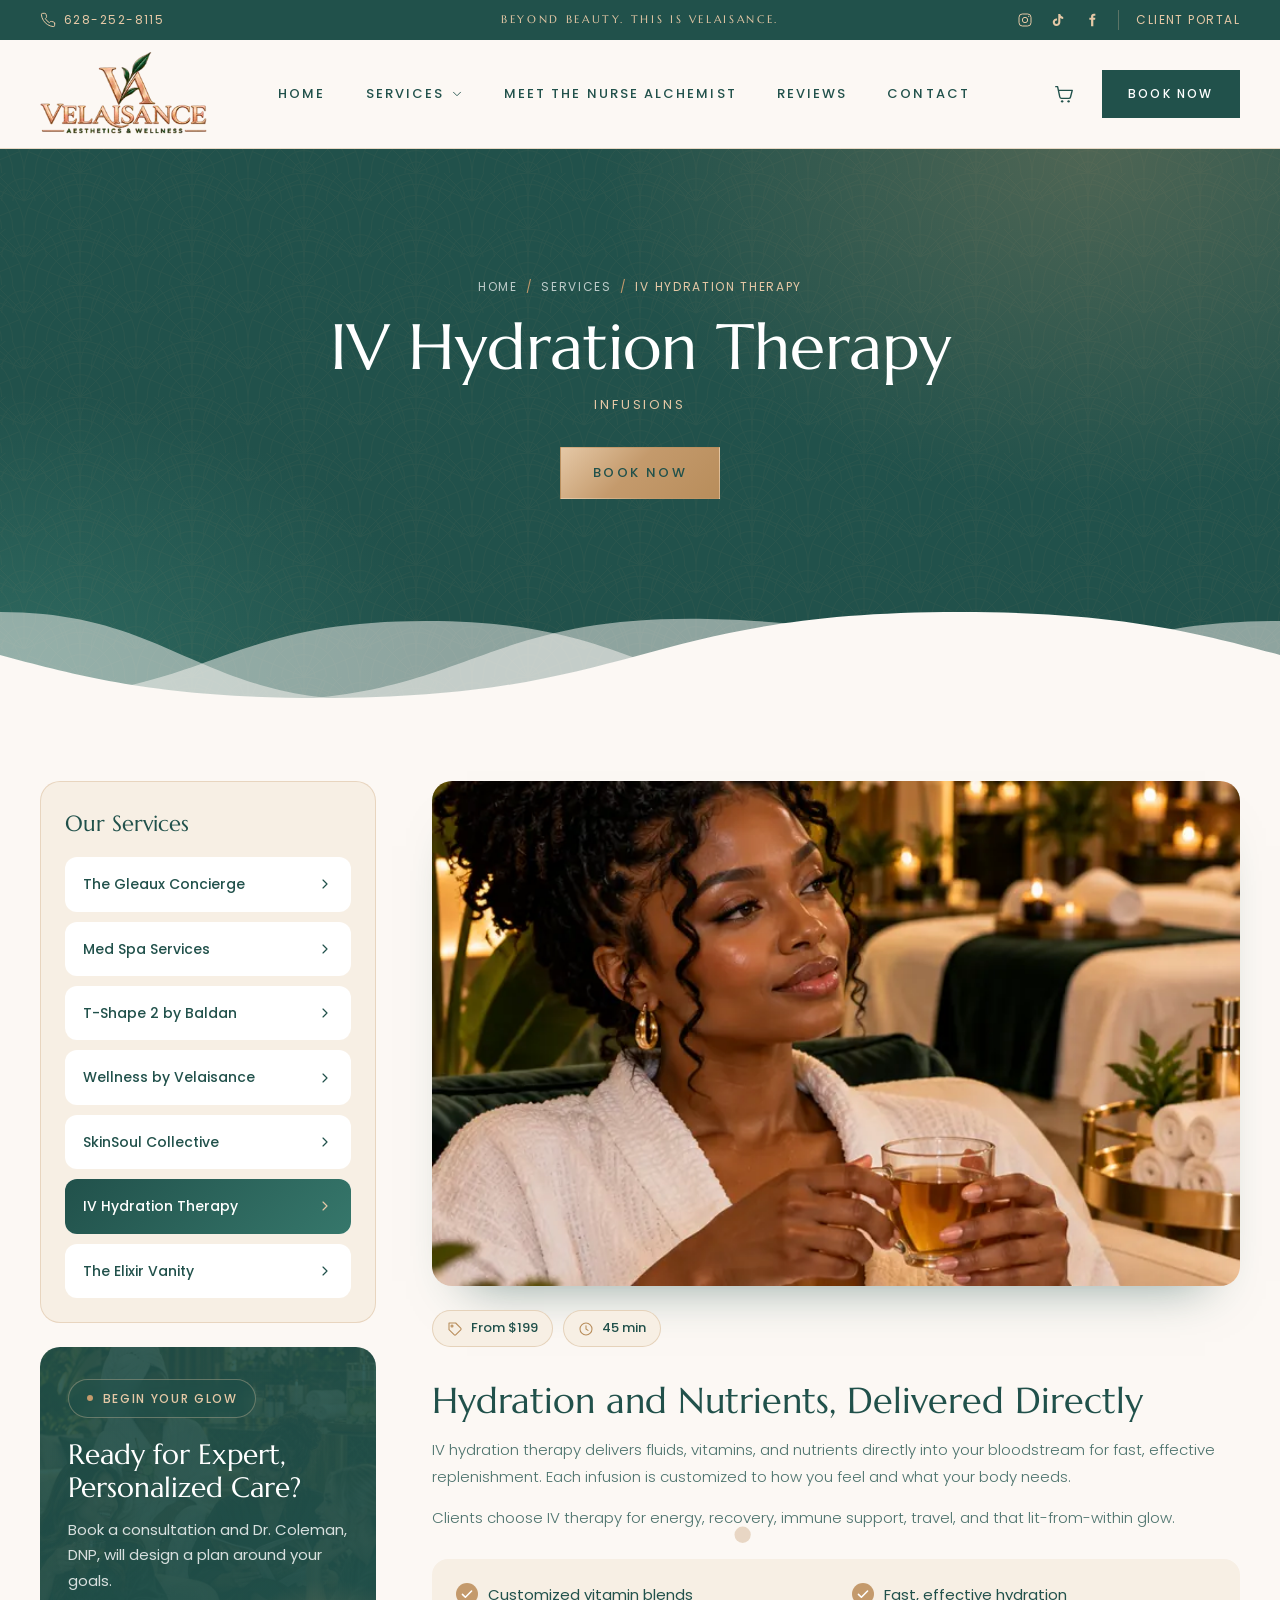
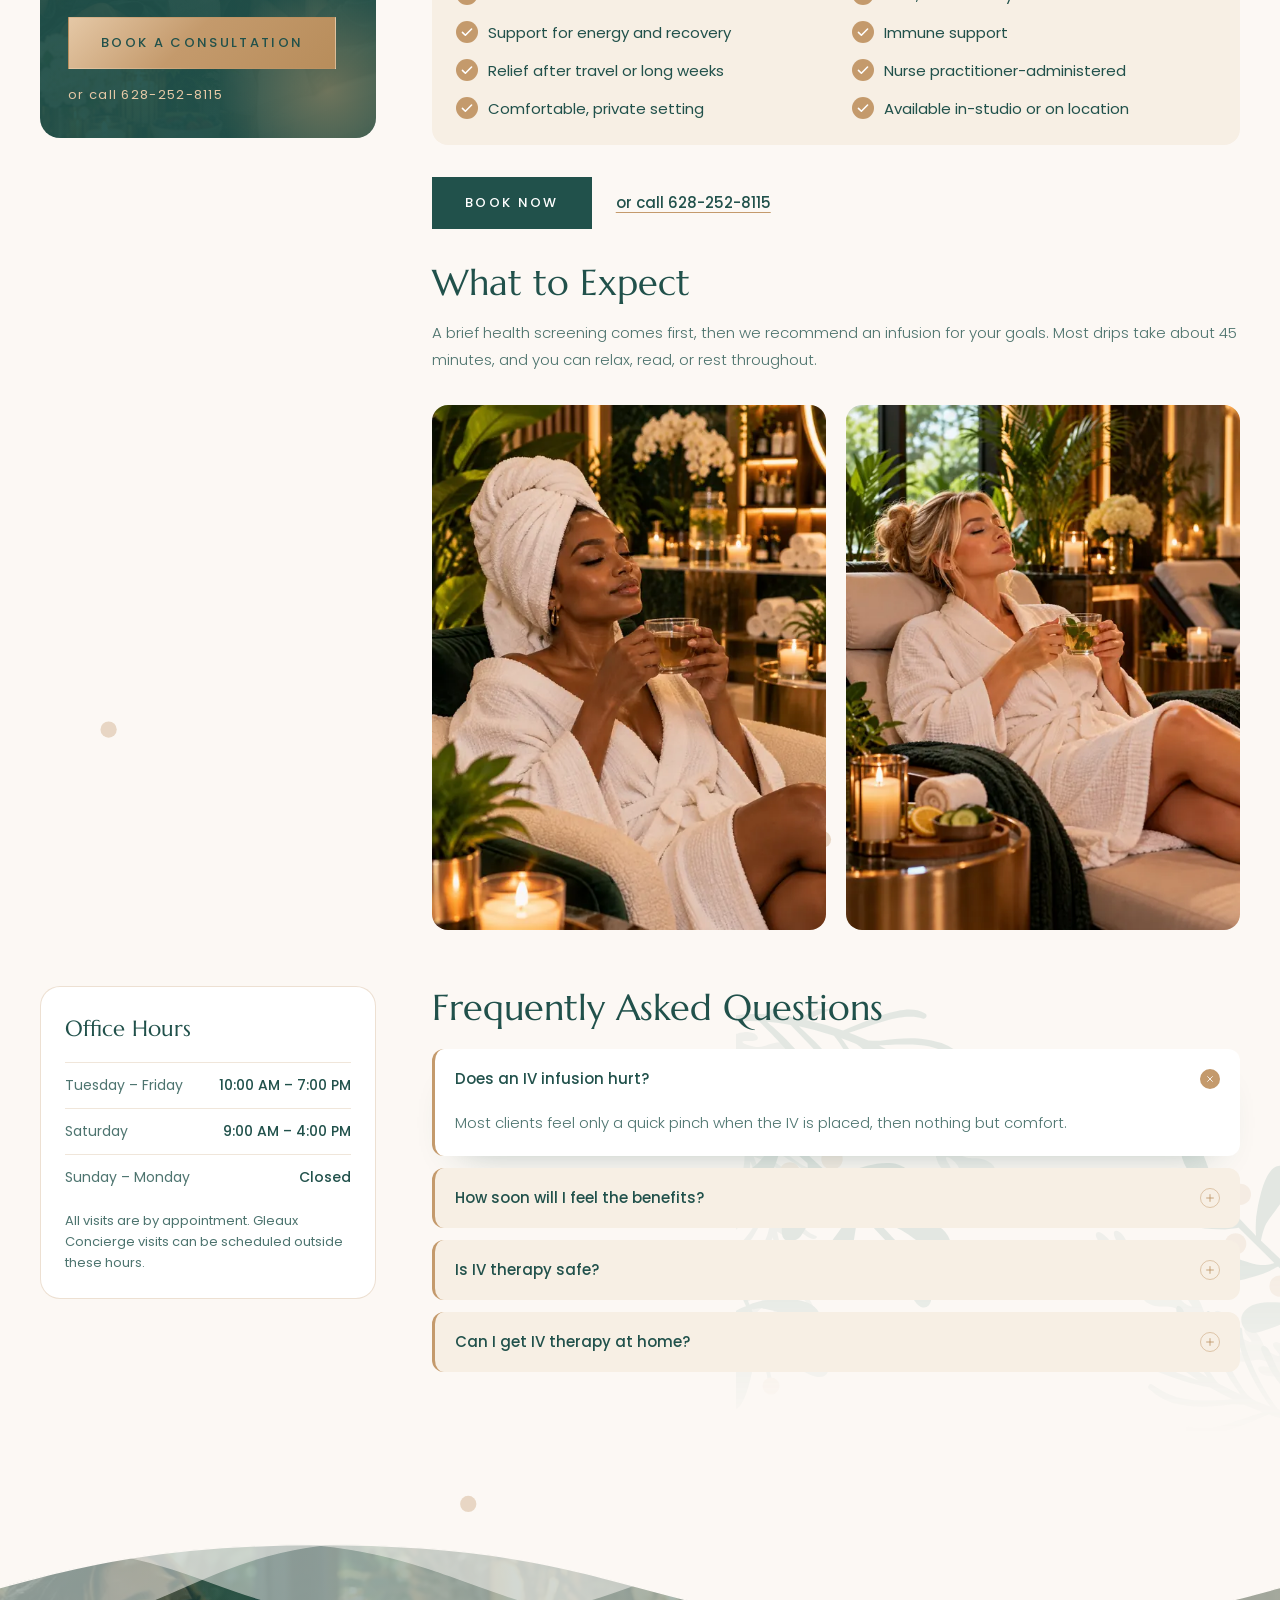
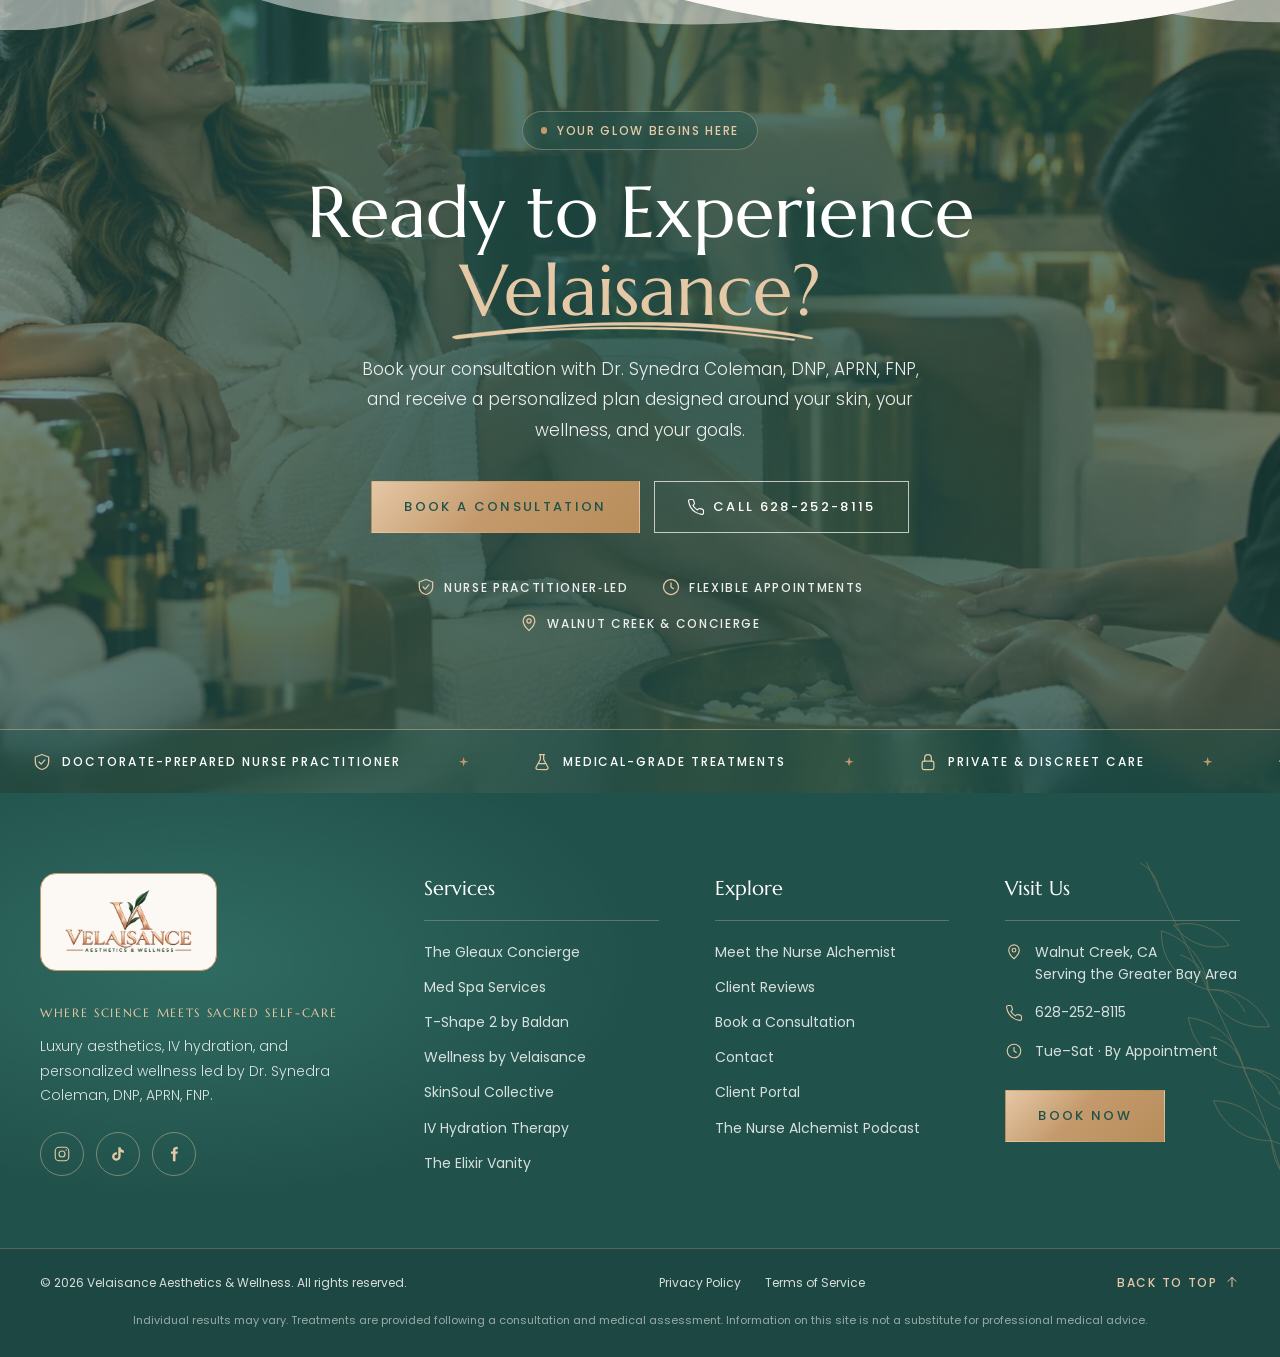
<file: html/service-iv-hydration.html>
<!DOCTYPE html>
<html lang="en">
<head>
    <meta charset="UTF-8">
    <meta name="viewport" content="width=device-width, initial-scale=1.0">
    <title>IV Hydration Therapy | Velaisance Aesthetics &amp; Wellness | Walnut Creek</title>
    <meta name="description" content="IV hydration therapy delivers fluids, vitamins, and nutrients directly into your bloodstream for fast, effective replenishment.">
    <link rel="icon" type="image/png" href="../images/brand/velaisance-monogram.png">

    <!-- Link preview card (iMessage, Facebook, LinkedIn, Slack, X).
         Image + URL must be absolute; update the base URL if the site moves to her own domain. -->
    <meta property="og:type" content="website">
    <meta property="og:site_name" content="Velaisance Aesthetics &amp; Wellness">
    <meta property="og:title" content="IV Hydration Therapy | Velaisance">
    <meta property="og:description" content="IV hydration therapy delivers fluids, vitamins, and nutrients directly into your bloodstream for fast, effective replenishment.">
    <meta property="og:url" content="https://mfebres0919.github.io/Velaisance-Aesthetics-Wellness/html/service-iv-hydration.html">
    <meta property="og:image" content="https://mfebres0919.github.io/Velaisance-Aesthetics-Wellness/images/brand/velaisance-share-v3.jpg">
    <meta property="og:image:secure_url" content="https://mfebres0919.github.io/Velaisance-Aesthetics-Wellness/images/brand/velaisance-share-v3.jpg">
    <meta property="og:image:type" content="image/jpeg">
    <meta property="og:image:width" content="1200">
    <meta property="og:image:height" content="630">
    <meta property="og:image:alt" content="Velaisance homepage: Where Science Meets Sacred Self-Care">
    <meta name="twitter:card" content="summary_large_image">
    <meta name="twitter:title" content="IV Hydration Therapy | Velaisance">
    <meta name="twitter:description" content="IV hydration therapy delivers fluids, vitamins, and nutrients directly into your bloodstream for fast, effective replenishment.">
    <meta name="twitter:image" content="https://mfebres0919.github.io/Velaisance-Aesthetics-Wellness/images/brand/velaisance-share-v3.jpg">

    <link rel="preload" href="../fonts/marcellus-latin-400-normal.woff2" as="font" type="font/woff2" crossorigin>
    <link rel="preload" href="../fonts/poppins-v24-latin-regular.woff2" as="font" type="font/woff2" crossorigin>

    <link rel="stylesheet" href="../css/global.css">
    <link rel="stylesheet" href="../css/service-details.css">

    <script src="../javascript/vendor/lenis.min.js" defer></script>
    <script src="../javascript/smooth-scroll.js" defer></script>
    <script src="../javascript/global.js" defer></script>
    <script src="../javascript/service-details.js" defer></script>
    <link rel="preload" as="image" href="../images/services/details/iv-hydration-main-m.webp" media="(max-width: 767px)" fetchpriority="high">
    <link rel="preload" as="image" href="../images/services/details/iv-hydration-main.webp" media="(min-width: 768px)" fetchpriority="high">
</head>
<body>
    <a class="skip-link" href="#main">Skip to content</a>

    <!-- ============ Top Bar ============ -->
    <div class="top-bar" role="region" aria-label="Contact and social links">
        <div class="top-bar__inner container">
            <a class="top-bar__phone" href="tel:+16282528115">
                <svg aria-hidden="true" viewBox="0 0 24 24" width="16" height="16"><path fill="none" stroke="currentColor" stroke-width="1.5" stroke-linecap="round" stroke-linejoin="round" d="M22 16.9v3a2 2 0 0 1-2.2 2 19.8 19.8 0 0 1-8.6-3.1 19.5 19.5 0 0 1-6-6A19.8 19.8 0 0 1 2.1 4.2 2 2 0 0 1 4.1 2h3a2 2 0 0 1 2 1.7c.1 1 .4 1.9.7 2.8a2 2 0 0 1-.5 2.1L8 9.9a16 16 0 0 0 6 6l1.3-1.3a2 2 0 0 1 2.1-.4c.9.3 1.8.6 2.8.7a2 2 0 0 1 1.7 2z"/></svg>
                628-252-8115
            </a>
            <div class="top-bar__messages" aria-live="polite">
                <p class="top-bar__message is-active">Beyond Beauty. This Is Velaisance.</p>
                <p class="top-bar__message"><a href="https://open.spotify.com/show/6z1pku0I9zaEbLr1d9MuW4" target="_blank" rel="noopener">&#10022; Listen to The Nurse Alchemist Podcast on Spotify &rarr;</a></p>
            </div>
            <div class="top-bar__links">
                <a class="top-bar__social" href="https://www.instagram.com/">
                    <svg aria-hidden="true" viewBox="0 0 24 24" width="16" height="16"><rect x="3" y="3" width="18" height="18" rx="5" fill="none" stroke="currentColor" stroke-width="1.5"/><circle cx="12" cy="12" r="4" fill="none" stroke="currentColor" stroke-width="1.5"/><circle cx="17.5" cy="6.5" r="1" fill="currentColor"/></svg>
                <span class="visually-hidden">Velaisance on Instagram</span></a>
                <a class="top-bar__social" href="https://www.tiktok.com/">
                    <svg aria-hidden="true" viewBox="0 0 24 24" width="16" height="16"><path fill="currentColor" d="M16.6 5.8A4.3 4.3 0 0 1 15.5 3h-3.1v12.4a2.6 2.6 0 1 1-2.6-2.6c.3 0 .5 0 .8.1V9.7a5.7 5.7 0 1 0 4.9 5.7V9.1a7.3 7.3 0 0 0 4.3 1.4V7.4a4.3 4.3 0 0 1-3.2-1.6z"/></svg>
                <span class="visually-hidden">Velaisance on TikTok</span></a>
                <a class="top-bar__social" href="https://www.facebook.com/">
                    <svg aria-hidden="true" viewBox="0 0 24 24" width="16" height="16"><path fill="currentColor" d="M14 8.5V6.8c0-.8.2-1.3 1.4-1.3H17V2.6a21 21 0 0 0-2.4-.1C12.2 2.5 10.6 4 10.6 6.6v1.9H8v3.2h2.6V21.5H14v-9.8h2.6l.4-3.2z"/></svg>
                <span class="visually-hidden">Velaisance on Facebook</span></a>
                <a class="top-bar__portal" href="../index.html#client-portal">Client Portal</a>
            </div>
        </div>
    </div>

    <!-- ============ Header / Navigation ============ -->
    <header class="site-header" id="site-header">
        <div class="site-header__inner container">
            <a class="site-header__logo" href="../index.html">
                <picture>
                    <source srcset="../images/brand/velaisance-logo-header-m.webp 240w, ../images/brand/velaisance-logo-header.webp 400w" sizes="(min-width: 1100px) 10.5rem, 8rem" type="image/webp">
                    <img src="../images/brand/velaisance-logo-header.png" srcset="../images/brand/velaisance-logo-header-m.png 240w, ../images/brand/velaisance-logo-header.png 400w" sizes="(min-width: 1100px) 10.5rem, 8rem" alt="Velaisance Aesthetics &amp; Wellness" width="400" height="202" decoding="async" fetchpriority="high">
                </picture>
            <span class="visually-hidden">Velaisance Aesthetics &amp; Wellness home</span></a>

            <nav class="site-nav" id="site-nav" aria-label="Main" data-lenis-prevent>
                <ul class="site-nav__list">
                    <li><a class="site-nav__link" href="../index.html#hero" data-section="hero">Home</a></li>
                    <li class="site-nav__item--dropdown">
                        <button class="site-nav__link site-nav__toggle is-current" type="button" data-section="services" aria-expanded="false" aria-controls="services-menu">
                            Services
                            <svg aria-hidden="true" viewBox="0 0 24 24" width="14" height="14"><path fill="none" stroke="currentColor" stroke-width="1.5" stroke-linecap="round" stroke-linejoin="round" d="m6 9 6 6 6-6"/></svg>
                        </button>
                        <ul class="site-nav__dropdown" id="services-menu">
                            <li><a href="service-gleaux-concierge.html">The Gleaux Concierge</a></li>
                            <li><a href="service-med-spa.html">Med Spa Services</a></li>
                            <li><a href="service-t-shape-2.html">T-Shape 2 by Baldan</a></li>
                            <li><a href="service-wellness.html">Wellness by Velaisance</a></li>
                            <li><a href="service-skinsoul.html">SkinSoul Collective</a></li>
                            <li><a href="service-iv-hydration.html">IV Hydration Therapy</a></li>
                            <li><a href="service-elixir-vanity.html">The Elixir Vanity</a></li>
                        </ul>
                    </li>
                    <li><a class="site-nav__link" href="about.html" data-section="about">Meet the Nurse Alchemist</a></li>
                    <li><a class="site-nav__link" href="reviews.html" data-section="reviews">Reviews</a></li>
                    <li><a class="site-nav__link" href="contact.html" data-section="contact">Contact</a></li>
                </ul>
                <div class="site-nav__mobile-extras">
                    <a class="button button--emerald" href="https://book.prospyrmed.com/4cce81ef-f2c5-4e11-8446-f26833523e22/select-service?workspaceId=25875597-275b-4d12-b427-3f18097b015f&amp;locationId=57bc5251-1073-4fe5-9a47-7d9fa82c98e7" target="_blank" rel="noopener" data-booking>Book a Consultation</a>
                    <a class="site-nav__mobile-phone" href="tel:+16282528115">Call 628-252-8115</a>
                </div>
            </nav>

            <div class="site-header__actions">
                <a class="site-header__icon" href="shop.html">
                    <svg aria-hidden="true" viewBox="0 0 24 24" width="22" height="22"><path fill="none" stroke="currentColor" stroke-width="1.5" stroke-linecap="round" stroke-linejoin="round" d="M3 4h2l2.4 11.2a2 2 0 0 0 2 1.6h7.7a2 2 0 0 0 2-1.5L21 8H6.2"/><circle cx="10" cy="20" r="1.3" fill="currentColor"/><circle cx="17" cy="20" r="1.3" fill="currentColor"/></svg>
                <span class="visually-hidden">Shop The Elixir Vanity</span></a>
                <a class="button button--emerald site-header__book" href="https://book.prospyrmed.com/4cce81ef-f2c5-4e11-8446-f26833523e22/select-service?workspaceId=25875597-275b-4d12-b427-3f18097b015f&amp;locationId=57bc5251-1073-4fe5-9a47-7d9fa82c98e7" target="_blank" rel="noopener" data-booking>Book Now</a>
                <button class="site-header__menu-toggle" type="button" aria-expanded="false" aria-controls="site-nav" aria-label="Open menu">
                    <span></span><span></span><span></span>
                </button>
            </div>
        </div>
    </header>

    <main id="main">
        <!-- ============ Page banner ============ -->
        <section class="page-banner" aria-labelledby="sd-title">
            <div class="container page-banner__inner">
                <nav class="page-crumbs" aria-label="Breadcrumb">
                    <ol>
                        <li><a href="../index.html">Home</a></li>
                        <li><a href="../index.html#services">Services</a></li>
                        <li aria-current="page">IV Hydration Therapy</li>
                    </ol>
                </nav>
                <h1 class="page-banner__title" id="sd-title">IV Hydration Therapy</h1>
                <p class="page-banner__tag">Infusions</p>
                <div class="page-banner__cta">
                    <a class="button button--primary" href="https://book.prospyrmed.com/4cce81ef-f2c5-4e11-8446-f26833523e22/select-service?workspaceId=25875597-275b-4d12-b427-3f18097b015f&amp;locationId=57bc5251-1073-4fe5-9a47-7d9fa82c98e7" target="_blank" rel="noopener" data-booking>Book Now<span class="visually-hidden">: IV Hydration Therapy</span></a>
                </div>
            </div>
            <div class="section-divider section-divider--banner" aria-hidden="true">
                <svg viewBox="0 0 1000 100" preserveAspectRatio="none" width="1000" height="100"><g fill="currentColor"><path d="M0 1v99c134.3 0 153.7-99 296-99H0Z" opacity=".5"/><path d="M1000 4v86C833.3 90 833.3 3.6 666.7 3.6S500 90 333.3 90 166.7 4 0 4h1000Z" opacity=".5"/><path d="M617 1v86C372 119 384 1 196 1h421Z" opacity=".5"/><path d="M1000 0H0v52C62.5 28 125 4 250 4c250 0 250 96 500 96 125 0 187.5-24 250-48V0Z"/></g></svg>
            </div>
        </section>

        <!-- ============ Service details: services list left, details right ============ -->
        <section class="sd">
            <span class="sd__bouquet" aria-hidden="true"></span>
            <span class="particles particles--gold" aria-hidden="true"></span>
            <div class="container sd__inner">
                <!-- Each row pins its own side column, so the two never overlap -->
                <div class="sd__row">
                <div class="sd-aside">
                    <nav class="sd-nav" aria-label="All services">
                        <p class="sd-nav__title">Our Services</p>
                        <ul class="sd-nav__list">
                        <li><a class="sd-nav__link" href="service-gleaux-concierge.html">The Gleaux Concierge<svg aria-hidden="true" viewBox="0 0 24 24" width="16" height="16"><path d="m9 6 6 6-6 6"/></svg></a></li>
                        <li><a class="sd-nav__link" href="service-med-spa.html">Med Spa Services<svg aria-hidden="true" viewBox="0 0 24 24" width="16" height="16"><path d="m9 6 6 6-6 6"/></svg></a></li>
                        <li><a class="sd-nav__link" href="service-t-shape-2.html">T-Shape 2 by Baldan<svg aria-hidden="true" viewBox="0 0 24 24" width="16" height="16"><path d="m9 6 6 6-6 6"/></svg></a></li>
                        <li><a class="sd-nav__link" href="service-wellness.html">Wellness by Velaisance<svg aria-hidden="true" viewBox="0 0 24 24" width="16" height="16"><path d="m9 6 6 6-6 6"/></svg></a></li>
                        <li><a class="sd-nav__link" href="service-skinsoul.html">SkinSoul Collective<svg aria-hidden="true" viewBox="0 0 24 24" width="16" height="16"><path d="m9 6 6 6-6 6"/></svg></a></li>
                        <li><a class="sd-nav__link is-current" href="service-iv-hydration.html" aria-current="page">IV Hydration Therapy<svg aria-hidden="true" viewBox="0 0 24 24" width="16" height="16"><path d="m9 6 6 6-6 6"/></svg></a></li>
                        <li><a class="sd-nav__link" href="service-elixir-vanity.html">The Elixir Vanity<svg aria-hidden="true" viewBox="0 0 24 24" width="16" height="16"><path d="m9 6 6 6-6 6"/></svg></a></li>
                        </ul>
                    </nav>

                    <div class="sd-book">
                        <span class="sd-book__glow" aria-hidden="true"></span>
                        <p class="badge"><span class="badge__dot" aria-hidden="true"></span>Begin Your Glow</p>
                        <h2 class="sd-book__title">Ready for Expert, Personalized Care?</h2>
                        <p class="sd-book__text">Book a consultation and Dr. Coleman, DNP, will design a plan around your goals.</p>
                        <a class="button button--primary" href="https://book.prospyrmed.com/4cce81ef-f2c5-4e11-8446-f26833523e22/select-service?workspaceId=25875597-275b-4d12-b427-3f18097b015f&amp;locationId=57bc5251-1073-4fe5-9a47-7d9fa82c98e7" target="_blank" rel="noopener" data-booking>Book a Consultation</a>
                        <a class="sd-book__phone" href="tel:+16282528115">or call 628-252-8115</a>
                    </div>
                </div>

                <article class="sd-main">
                    <div class="sd-main__photo">
                        <picture>
                            <source srcset="../images/services/details/iv-hydration-main-m.webp 480w, ../images/services/details/iv-hydration-main.webp 720w" sizes="(min-width: 1100px) 46rem, 92vw" type="image/webp">
                            <img src="../images/services/details/iv-hydration-main.jpg" srcset="../images/services/details/iv-hydration-main-m.jpg 480w, ../images/services/details/iv-hydration-main.jpg 720w" sizes="(min-width: 1100px) 46rem, 92vw" alt="IV Hydration Therapy at Velaisance Aesthetics &amp; Wellness" width="720" height="450" fetchpriority="high">
                        </picture>
                    </div>

                    <ul class="sd-meta">
                        <li><svg aria-hidden="true" viewBox="0 0 24 24" width="16" height="16"><path d="M20.6 13.4 13.4 20.6a2 2 0 0 1-2.8 0L3 13V3h10l7.6 7.6a2 2 0 0 1 0 2.8z"/><circle cx="7.5" cy="7.5" r="1.5"/></svg>From $199</li>
                        <li><svg aria-hidden="true" viewBox="0 0 24 24" width="16" height="16"><circle cx="12" cy="12" r="9"/><path d="M12 7v5l3 2"/></svg>45 min</li>
                    </ul>

                    <h2 class="sd-main__title">Hydration and Nutrients, Delivered Directly</h2>
                    <div class="sd-main__text">
                        <p>IV hydration therapy delivers fluids, vitamins, and nutrients directly into your bloodstream for fast, effective replenishment. Each infusion is customized to how you feel and what your body needs.</p>
                        <p>Clients choose IV therapy for energy, recovery, immune support, travel, and that lit-from-within glow.</p>
                    </div>

                    <ul class="sd-checks">
                            <li><svg aria-hidden="true" viewBox="0 0 24 24" width="18" height="18"><path d="m5 12.5 4.5 4.5L19 7.5"/></svg><span>Customized vitamin blends</span></li>
                            <li><svg aria-hidden="true" viewBox="0 0 24 24" width="18" height="18"><path d="m5 12.5 4.5 4.5L19 7.5"/></svg><span>Fast, effective hydration</span></li>
                            <li><svg aria-hidden="true" viewBox="0 0 24 24" width="18" height="18"><path d="m5 12.5 4.5 4.5L19 7.5"/></svg><span>Support for energy and recovery</span></li>
                            <li><svg aria-hidden="true" viewBox="0 0 24 24" width="18" height="18"><path d="m5 12.5 4.5 4.5L19 7.5"/></svg><span>Immune support</span></li>
                            <li><svg aria-hidden="true" viewBox="0 0 24 24" width="18" height="18"><path d="m5 12.5 4.5 4.5L19 7.5"/></svg><span>Relief after travel or long weeks</span></li>
                            <li><svg aria-hidden="true" viewBox="0 0 24 24" width="18" height="18"><path d="m5 12.5 4.5 4.5L19 7.5"/></svg><span>Nurse practitioner-administered</span></li>
                            <li><svg aria-hidden="true" viewBox="0 0 24 24" width="18" height="18"><path d="m5 12.5 4.5 4.5L19 7.5"/></svg><span>Comfortable, private setting</span></li>
                            <li><svg aria-hidden="true" viewBox="0 0 24 24" width="18" height="18"><path d="m5 12.5 4.5 4.5L19 7.5"/></svg><span>Available in-studio or on location</span></li>
                    </ul>

                    <div class="sd-cta">
                        <a class="button button--emerald" href="https://book.prospyrmed.com/4cce81ef-f2c5-4e11-8446-f26833523e22/select-service?workspaceId=25875597-275b-4d12-b427-3f18097b015f&amp;locationId=57bc5251-1073-4fe5-9a47-7d9fa82c98e7" target="_blank" rel="noopener" data-booking>Book Now<span class="visually-hidden">: IV Hydration Therapy</span></a>
                        <a class="sd-cta__phone" href="tel:+16282528115">or call 628-252-8115</a>
                    </div>

                    <h2 class="sd-main__title">What to Expect</h2>
                    <div class="sd-main__text">
                        <p>A brief health screening comes first, then we recommend an infusion for your goals. Most drips take about 45 minutes, and you can relax, read, or rest throughout.</p>
                    </div>

                    <div class="sd-photos">
                        <div class="sd-photos__item">
                            <picture>
                            <source srcset="../images/services/details/detail-first-iv.webp" type="image/webp">
                            <img src="../images/services/details/detail-first-iv.jpg" alt="A guest in a robe and towel wrap sipping tea" width="560" height="747" loading="lazy" decoding="async">
                        </picture>
                        </div>
                        <div class="sd-photos__item">
                            <picture>
                            <source srcset="../images/services/details/detail-iv.webp" type="image/webp">
                            <img src="../images/services/details/detail-iv.jpg" alt="A guest in a robe enjoying tea in the lounge" width="560" height="747" loading="lazy" decoding="async">
                        </picture>
                        </div>
                    </div>
                </article>
                </div>

                <div class="sd__row">
                <!-- PLACEHOLDER hours: confirm with client (footer says Tue–Sat, by appointment) -->
                <aside class="sd-hours" aria-label="Office hours">
                    <p class="sd-nav__title">Office Hours</p>
                    <dl class="sd-hours__list">
                        <div><dt>Tuesday – Friday</dt><dd>10:00 AM – 7:00 PM</dd></div>
                        <div><dt>Saturday</dt><dd>9:00 AM – 4:00 PM</dd></div>
                        <div><dt>Sunday – Monday</dt><dd>Closed</dd></div>
                    </dl>
                    <p class="sd-hours__note">All visits are by appointment. Gleaux Concierge visits can be scheduled outside these hours.</p>
                </aside>

                <div class="faq" aria-labelledby="faq-title">
                    <h2 class="sd-main__title" id="faq-title">Frequently Asked Questions</h2>
                    <div class="faq__list">
                            <details class="faq__item" open>
                                <summary class="faq__question">Does an IV infusion hurt?<svg class="faq__icon" aria-hidden="true" viewBox="0 0 24 24" width="20" height="20"><path d="M12 5v14M5 12h14"/></svg></summary>
                                <div class="faq__answer"><p>Most clients feel only a quick pinch when the IV is placed, then nothing but comfort.</p></div>
                            </details>
                            <details class="faq__item">
                                <summary class="faq__question">How soon will I feel the benefits?<svg class="faq__icon" aria-hidden="true" viewBox="0 0 24 24" width="20" height="20"><path d="M12 5v14M5 12h14"/></svg></summary>
                                <div class="faq__answer"><p>Many clients feel refreshed within hours, with full benefits over the following day.</p></div>
                            </details>
                            <details class="faq__item">
                                <summary class="faq__question">Is IV therapy safe?<svg class="faq__icon" aria-hidden="true" viewBox="0 0 24 24" width="20" height="20"><path d="M12 5v14M5 12h14"/></svg></summary>
                                <div class="faq__answer"><p>Yes, when screened and administered by a qualified clinician. Every infusion is overseen by Dr. Coleman, DNP.</p></div>
                            </details>
                            <details class="faq__item">
                                <summary class="faq__question">Can I get IV therapy at home?<svg class="faq__icon" aria-hidden="true" viewBox="0 0 24 24" width="20" height="20"><path d="M12 5v14M5 12h14"/></svg></summary>
                                <div class="faq__answer"><p>Yes. IV hydration is available through the Gleaux Concierge in your home, hotel, or event.</p></div>
                            </details>
                    </div>
                </div>
                </div>
            </div>
        </section>

        <!-- ============ Final CTA ============ -->
        <section class="final-cta" id="consultation" aria-labelledby="final-cta-title">
            <div class="section-divider section-divider--cta" aria-hidden="true">
                <svg viewBox="0 0 1000 100" preserveAspectRatio="none" width="1000" height="100"><g fill="currentColor"><path d="M0 1v99c134.3 0 153.7-99 296-99H0Z" opacity=".5"/><path d="M1000 4v86C833.3 90 833.3 3.6 666.7 3.6S500 90 333.3 90 166.7 4 0 4h1000Z" opacity=".5"/><path d="M617 1v86C372 119 384 1 196 1h421Z" opacity=".5"/><path d="M1000 0H0v52C62.5 28 125 4 250 4c250 0 250 96 500 96 125 0 187.5-24 250-48V0Z"/></g></svg>
            </div>

            <picture class="final-cta__bg" aria-hidden="true">
                <source media="(max-width: 767px)" srcset="../images/cta/cta-spa-suite-m.webp" type="image/webp">
                <source media="(max-width: 767px)" srcset="../images/cta/cta-spa-suite-m.jpg" type="image/jpeg">
                <source srcset="../images/cta/cta-spa-suite.webp" type="image/webp">
                <img src="../images/cta/cta-spa-suite.jpg" alt="" width="1600" height="831" loading="lazy" decoding="async">
            </picture>

            <div class="final-cta__content container">
                <p class="badge"><span class="badge__dot" aria-hidden="true"></span>Your Glow Begins Here</p>
                <h2 class="final-cta__title" id="final-cta-title">Ready to Experience <em><span class="ink-mark">Velaisance?<svg class="ink-mark__line" aria-hidden="true" viewBox="0 0 1307 149" preserveAspectRatio="none"><path d="M1232.64 147.79c-122.42-33.96-245.78-65.88-372.4-79.2-274.79-29.65-555.3-4.58-746.71 43.64-28.03 6.61-55.36 16.42-83.92 20.67-6.94.18-15.27 7.93-19.91-.69-42.09-23.59 65.41-40.33 78.74-44.91 68.94-15.05 137.48-31.87 206.46-46.69 299.76-62.63 616.52-55.76 908.24 41.3 33.91 11.72 67.19 25.44 100.14 39.51 8.53 5.83.48 17.83-8.87 13.35-82.09-35.61-171.3-51.43-258.47-69.75-258.76-50.22-528.02-56-785.62 4.13 245.24-37 497.97-41.22 742.29 4.51 70.81 12.09 168.26 39.24 244.02 59.66 9.1 2.46 5.53 17.17-3.99 14.47Z"/></svg></span></em></h2>
                <p class="final-cta__text">
                    Book your consultation with Dr.&nbsp;Synedra Coleman, DNP, APRN, FNP, and receive a personalized plan designed around your skin,
                    your wellness, and your goals.
                </p>

                <div class="final-cta__actions">
                    <a class="button button--primary button--bounce" href="https://book.prospyrmed.com/4cce81ef-f2c5-4e11-8446-f26833523e22/select-service?workspaceId=25875597-275b-4d12-b427-3f18097b015f&amp;locationId=57bc5251-1073-4fe5-9a47-7d9fa82c98e7" target="_blank" rel="noopener" data-booking>Book a Consultation</a>
                    <a class="button button--ghost" href="tel:+16282528115">
                        <svg aria-hidden="true" viewBox="0 0 24 24" width="18" height="18"><path d="M22 16.9v3a2 2 0 0 1-2.2 2 19.8 19.8 0 0 1-8.6-3.1 19.5 19.5 0 0 1-6-6A19.8 19.8 0 0 1 2.1 4.2 2 2 0 0 1 4.1 2h3a2 2 0 0 1 2 1.7c.1 1 .4 1.9.7 2.8a2 2 0 0 1-.5 2.1L8 9.9a16 16 0 0 0 6 6l1.3-1.3a2 2 0 0 1 2.1-.4c.9.3 1.8.6 2.8.7a2 2 0 0 1 1.7 2z"/></svg>
                        Call 628-252-8115
                    </a>
                </div>

                <ul class="final-cta__points">
                    <li>
                        <svg aria-hidden="true" viewBox="0 0 24 24" width="20" height="20"><path d="M12 3 4 6v6c0 4.5 3.4 8.3 8 9 4.6-.7 8-4.5 8-9V6z"/><path d="m8.5 12 2.5 2.5 4.5-5"/></svg>
                        Nurse Practitioner&#8209;Led
                    </li>
                    <li>
                        <svg aria-hidden="true" viewBox="0 0 24 24" width="20" height="20"><circle cx="12" cy="12" r="9"/><path d="M12 7v5l3 2"/></svg>
                        Flexible Appointments
                    </li>
                    <li>
                        <svg aria-hidden="true" viewBox="0 0 24 24" width="20" height="20"><path d="M12 21s-7-6.2-7-11.5a7 7 0 0 1 14 0C19 14.8 12 21 12 21z"/><circle cx="12" cy="9.5" r="2.5"/></svg>
                        Walnut Creek &amp; Concierge
                    </li>
                </ul>
            </div>
            <div class="trust-ribbon" aria-label="Why clients trust Velaisance">
                <div class="trust-ribbon__track">
                    <ul class="trust-ribbon__list">
                        <li><svg aria-hidden="true" viewBox="0 0 24 24" width="20" height="20"><path d="M12 3 4 6v6c0 4.5 3.4 8.3 8 9 4.6-.7 8-4.5 8-9V6z"/><path d="m8.5 12 2.5 2.5 4.5-5"/></svg>Doctorate-Prepared Nurse Practitioner</li>
                        <li><svg aria-hidden="true" viewBox="0 0 24 24" width="20" height="20"><path d="M9 3h6M10 3v6l-5 9a2 2 0 0 0 1.7 3h10.6a2 2 0 0 0 1.7-3l-5-9V3M7.5 14h9"/></svg>Medical-Grade Treatments</li>
                        <li><svg aria-hidden="true" viewBox="0 0 24 24" width="20" height="20"><rect x="5" y="11" width="14" height="10" rx="2"/><path d="M8 11V7a4 4 0 0 1 8 0v4"/></svg>Private &amp; Discreet Care</li>
                        <li><svg aria-hidden="true" viewBox="0 0 24 24" width="20" height="20"><path d="M12 3c.4 4 2.3 6.6 6.5 7.5v.8c-4.2.9-6.1 3.5-6.5 7.5h-.8c-.4-4-2.3-6.6-6.5-7.5v-.8C8.9 9.6 10.8 7 11.2 3z"/></svg>Personalized Treatment Plans</li>
                        <li><svg aria-hidden="true" viewBox="0 0 24 24" width="20" height="20"><path d="m12 2 2.9 6.9 7.1.6-5.4 4.7 1.6 7L12 17.5 5.8 21.2l1.6-7L2 9.5l7.1-.6z"/></svg>5-Star Client Experience</li>
                        <li><svg aria-hidden="true" viewBox="0 0 24 24" width="20" height="20"><path d="M3 11 12 4l9 7"/><path d="M5 10v10h14V10"/></svg>Concierge Home Visits</li>
                        <li><svg aria-hidden="true" viewBox="0 0 24 24" width="20" height="20"><path d="M12 21s-7-6.2-7-11.5a7 7 0 0 1 14 0C19 14.8 12 21 12 21z"/><circle cx="12" cy="9.5" r="2.5"/></svg>Serving the Greater Bay Area</li>
                    </ul>
                    <ul class="trust-ribbon__list" aria-hidden="true">
                        <li><svg aria-hidden="true" viewBox="0 0 24 24" width="20" height="20"><path d="M12 3 4 6v6c0 4.5 3.4 8.3 8 9 4.6-.7 8-4.5 8-9V6z"/><path d="m8.5 12 2.5 2.5 4.5-5"/></svg>Doctorate-Prepared Nurse Practitioner</li>
                        <li><svg aria-hidden="true" viewBox="0 0 24 24" width="20" height="20"><path d="M9 3h6M10 3v6l-5 9a2 2 0 0 0 1.7 3h10.6a2 2 0 0 0 1.7-3l-5-9V3M7.5 14h9"/></svg>Medical-Grade Treatments</li>
                        <li><svg aria-hidden="true" viewBox="0 0 24 24" width="20" height="20"><rect x="5" y="11" width="14" height="10" rx="2"/><path d="M8 11V7a4 4 0 0 1 8 0v4"/></svg>Private &amp; Discreet Care</li>
                        <li><svg aria-hidden="true" viewBox="0 0 24 24" width="20" height="20"><path d="M12 3c.4 4 2.3 6.6 6.5 7.5v.8c-4.2.9-6.1 3.5-6.5 7.5h-.8c-.4-4-2.3-6.6-6.5-7.5v-.8C8.9 9.6 10.8 7 11.2 3z"/></svg>Personalized Treatment Plans</li>
                        <li><svg aria-hidden="true" viewBox="0 0 24 24" width="20" height="20"><path d="m12 2 2.9 6.9 7.1.6-5.4 4.7 1.6 7L12 17.5 5.8 21.2l1.6-7L2 9.5l7.1-.6z"/></svg>5-Star Client Experience</li>
                        <li><svg aria-hidden="true" viewBox="0 0 24 24" width="20" height="20"><path d="M3 11 12 4l9 7"/><path d="M5 10v10h14V10"/></svg>Concierge Home Visits</li>
                        <li><svg aria-hidden="true" viewBox="0 0 24 24" width="20" height="20"><path d="M12 21s-7-6.2-7-11.5a7 7 0 0 1 14 0C19 14.8 12 21 12 21z"/><circle cx="12" cy="9.5" r="2.5"/></svg>Serving the Greater Bay Area</li>
                    </ul>
                    <ul class="trust-ribbon__list" aria-hidden="true">
                        <li><svg aria-hidden="true" viewBox="0 0 24 24" width="20" height="20"><path d="M12 3 4 6v6c0 4.5 3.4 8.3 8 9 4.6-.7 8-4.5 8-9V6z"/><path d="m8.5 12 2.5 2.5 4.5-5"/></svg>Doctorate-Prepared Nurse Practitioner</li>
                        <li><svg aria-hidden="true" viewBox="0 0 24 24" width="20" height="20"><path d="M9 3h6M10 3v6l-5 9a2 2 0 0 0 1.7 3h10.6a2 2 0 0 0 1.7-3l-5-9V3M7.5 14h9"/></svg>Medical-Grade Treatments</li>
                        <li><svg aria-hidden="true" viewBox="0 0 24 24" width="20" height="20"><rect x="5" y="11" width="14" height="10" rx="2"/><path d="M8 11V7a4 4 0 0 1 8 0v4"/></svg>Private &amp; Discreet Care</li>
                        <li><svg aria-hidden="true" viewBox="0 0 24 24" width="20" height="20"><path d="M12 3c.4 4 2.3 6.6 6.5 7.5v.8c-4.2.9-6.1 3.5-6.5 7.5h-.8c-.4-4-2.3-6.6-6.5-7.5v-.8C8.9 9.6 10.8 7 11.2 3z"/></svg>Personalized Treatment Plans</li>
                        <li><svg aria-hidden="true" viewBox="0 0 24 24" width="20" height="20"><path d="m12 2 2.9 6.9 7.1.6-5.4 4.7 1.6 7L12 17.5 5.8 21.2l1.6-7L2 9.5l7.1-.6z"/></svg>5-Star Client Experience</li>
                        <li><svg aria-hidden="true" viewBox="0 0 24 24" width="20" height="20"><path d="M3 11 12 4l9 7"/><path d="M5 10v10h14V10"/></svg>Concierge Home Visits</li>
                        <li><svg aria-hidden="true" viewBox="0 0 24 24" width="20" height="20"><path d="M12 21s-7-6.2-7-11.5a7 7 0 0 1 14 0C19 14.8 12 21 12 21z"/><circle cx="12" cy="9.5" r="2.5"/></svg>Serving the Greater Bay Area</li>
                    </ul>
                </div>
            </div>
        </section>

    </main>

    <!-- ============ Footer ============ -->
    <footer class="site-footer">

        <div class="site-footer__inner container">
            <div class="site-footer__brand">
                <a class="site-footer__logo" href="../index.html">
                    <picture>
                        <source srcset="../images/brand/velaisance-logo.webp" type="image/webp">
                        <img src="../images/brand/velaisance-logo.png" alt="Velaisance Aesthetics &amp; Wellness" width="360" height="182" loading="lazy" decoding="async">
                    </picture>
                <span class="visually-hidden">Velaisance Aesthetics &amp; Wellness home</span></a>
                <p class="site-footer__tagline">Where Science Meets Sacred Self-Care</p>
                <p class="site-footer__about">
                    Luxury aesthetics, IV hydration, and personalized wellness led by Dr.&nbsp;Synedra Coleman, DNP, APRN, FNP.
                </p>
                <ul class="site-footer__social" aria-label="Social media">
                    <li><a href="https://www.instagram.com/"><svg aria-hidden="true" viewBox="0 0 24 24" width="18" height="18"><rect x="3" y="3" width="18" height="18" rx="5" fill="none" stroke="currentColor" stroke-width="1.5"/><circle cx="12" cy="12" r="4" fill="none" stroke="currentColor" stroke-width="1.5"/><circle cx="17.5" cy="6.5" r="1" fill="currentColor"/></svg><span class="visually-hidden">Velaisance on Instagram</span></a></li>
                    <li><a href="https://www.tiktok.com/"><svg aria-hidden="true" viewBox="0 0 24 24" width="18" height="18"><path fill="currentColor" d="M16.6 5.8A4.3 4.3 0 0 1 15.5 3h-3.1v12.4a2.6 2.6 0 1 1-2.6-2.6c.3 0 .5 0 .8.1V9.7a5.7 5.7 0 1 0 4.9 5.7V9.1a7.3 7.3 0 0 0 4.3 1.4V7.4a4.3 4.3 0 0 1-3.2-1.6z"/></svg><span class="visually-hidden">Velaisance on TikTok</span></a></li>
                    <li><a href="https://www.facebook.com/"><svg aria-hidden="true" viewBox="0 0 24 24" width="18" height="18"><path fill="currentColor" d="M14 8.5V6.8c0-.8.2-1.3 1.4-1.3H17V2.6a21 21 0 0 0-2.4-.1C12.2 2.5 10.6 4 10.6 6.6v1.9H8v3.2h2.6V21.5H14v-9.8h2.6l.4-3.2z"/></svg><span class="visually-hidden">Velaisance on Facebook</span></a></li>
                </ul>
            </div>

            <nav class="site-footer__col" aria-label="Services">
                <h2 class="site-footer__heading">Services</h2>
                <ul class="site-footer__links">
                    <li><a href="service-gleaux-concierge.html">The Gleaux Concierge</a></li>
                    <li><a href="service-med-spa.html">Med Spa Services</a></li>
                            <li><a href="service-t-shape-2.html">T-Shape 2 by Baldan</a></li>
                    <li><a href="service-wellness.html">Wellness by Velaisance</a></li>
                    <li><a href="service-skinsoul.html">SkinSoul Collective</a></li>
                    <li><a href="service-iv-hydration.html">IV Hydration Therapy</a></li>
                    <li><a href="service-elixir-vanity.html">The Elixir Vanity</a></li>
                </ul>
            </nav>

            <nav class="site-footer__col" aria-label="Explore">
                <h2 class="site-footer__heading">Explore</h2>
                <ul class="site-footer__links">
                    <li><a href="about.html">Meet the Nurse Alchemist</a></li>
                    <li><a href="reviews.html">Client Reviews</a></li>
                    <li><a href="https://book.prospyrmed.com/4cce81ef-f2c5-4e11-8446-f26833523e22/select-service?workspaceId=25875597-275b-4d12-b427-3f18097b015f&amp;locationId=57bc5251-1073-4fe5-9a47-7d9fa82c98e7" target="_blank" rel="noopener" data-booking>Book a Consultation</a></li>
                    <li><a href="contact.html">Contact</a></li>
                    <li><a href="../index.html#client-portal">Client Portal</a></li>
                    <li><a href="https://open.spotify.com/show/6z1pku0I9zaEbLr1d9MuW4" target="_blank" rel="noopener">The Nurse Alchemist Podcast</a></li>
                </ul>
            </nav>

            <div class="site-footer__col">
                <h2 class="site-footer__heading">Visit Us</h2>
                <ul class="site-footer__contact">
                    <li>
                        <svg aria-hidden="true" viewBox="0 0 24 24" width="18" height="18"><path d="M12 21s-7-6.2-7-11.5a7 7 0 0 1 14 0C19 14.8 12 21 12 21z"/><circle cx="12" cy="9.5" r="2.5"/></svg>
                        <span>Walnut Creek, CA<br>Serving the Greater Bay Area</span>
                    </li>
                    <li>
                        <svg aria-hidden="true" viewBox="0 0 24 24" width="18" height="18"><path d="M22 16.9v3a2 2 0 0 1-2.2 2 19.8 19.8 0 0 1-8.6-3.1 19.5 19.5 0 0 1-6-6A19.8 19.8 0 0 1 2.1 4.2 2 2 0 0 1 4.1 2h3a2 2 0 0 1 2 1.7c.1 1 .4 1.9.7 2.8a2 2 0 0 1-.5 2.1L8 9.9a16 16 0 0 0 6 6l1.3-1.3a2 2 0 0 1 2.1-.4c.9.3 1.8.6 2.8.7a2 2 0 0 1 1.7 2z"/></svg>
                        <a href="tel:+16282528115">628-252-8115</a>
                    </li>
                    <li>
                        <svg aria-hidden="true" viewBox="0 0 24 24" width="18" height="18"><circle cx="12" cy="12" r="9"/><path d="M12 7v5l3 2"/></svg>
                        <!-- PLACEHOLDER hours: confirm with client -->
                        <span>Tue&ndash;Sat &middot; By Appointment</span>
                    </li>
                </ul>
                <a class="button button--primary site-footer__book" href="https://book.prospyrmed.com/4cce81ef-f2c5-4e11-8446-f26833523e22/select-service?workspaceId=25875597-275b-4d12-b427-3f18097b015f&amp;locationId=57bc5251-1073-4fe5-9a47-7d9fa82c98e7" target="_blank" rel="noopener" data-booking>Book Now</a>
            </div>
        </div>

        <div class="site-footer__bottom">
            <div class="site-footer__bottom-inner container">
                <p>&copy; <span id="footer-year">2026</span> Velaisance Aesthetics &amp; Wellness. All rights reserved.</p>
                <ul class="site-footer__legal">
                    <li><a href="../index.html#privacy">Privacy Policy</a></li>
                    <li><a href="../index.html#terms">Terms of Service</a></li>
                </ul>
                <a class="site-footer__top" href="#main">
                    Back to Top
                    <svg aria-hidden="true" viewBox="0 0 24 24" width="16" height="16"><path d="M12 19V5M6 11l6-6 6 6"/></svg>
                </a>
            </div>
            <p class="site-footer__disclaimer container">
                Individual results may vary. Treatments are provided following a consultation and medical assessment. Information on this site is not a substitute for professional medical advice.
            </p>
        </div>
    </footer>

    <!-- Back to top: appears after the first screen; the ring fills as you scroll (global.js) -->
    <button class="to-top" id="to-top" type="button" aria-label="Back to top">
        <svg class="to-top__ring" viewBox="0 0 36 36" aria-hidden="true">
            <circle class="to-top__track" cx="18" cy="18" r="16.5" pathLength="100"/>
            <circle class="to-top__fill" cx="18" cy="18" r="16.5" pathLength="100"/>
        </svg>
        <svg class="to-top__arrow" viewBox="0 0 24 24" width="20" height="20" aria-hidden="true"><path d="M12 19V5M5 12l7-7 7 7"/></svg>
    </button>

    <!-- ============ Booking modal (Prospyr) ============
         Every [data-booking] link opens this. The iframe only loads on first open.
         Without JavaScript, the links fall back to opening Prospyr in a new tab. -->
    <dialog class="booking-modal" id="booking-modal" aria-labelledby="booking-modal-title">
        <div class="booking-modal__panel">
            <header class="booking-modal__header">
                <div class="booking-modal__brand">
                    <picture><source srcset="../images/brand/velaisance-monogram-80.webp" type="image/webp"><img src="../images/brand/velaisance-monogram-80.png" alt="" width="40" height="38" loading="lazy" decoding="async"></picture>
                    <div>
                        <h2 class="booking-modal__title" id="booking-modal-title">Book Your Visit</h2>
                        <p class="booking-modal__subtitle">Secure online booking &middot; Velaisance Aesthetics &amp; Wellness</p>
                    </div>
                </div>
                <div class="booking-modal__actions">
                    <a class="booking-modal__newtab" href="https://book.prospyrmed.com/4cce81ef-f2c5-4e11-8446-f26833523e22/select-service?workspaceId=25875597-275b-4d12-b427-3f18097b015f&amp;locationId=57bc5251-1073-4fe5-9a47-7d9fa82c98e7" target="_blank" rel="noopener">
                        Open in new tab
                        <svg aria-hidden="true" viewBox="0 0 24 24" width="14" height="14"><path d="M7 17 17 7M9 7h8v8"/></svg>
                    </a>
                    <button class="booking-modal__close" type="button" aria-label="Close booking">
                        <svg aria-hidden="true" viewBox="0 0 24 24" width="20" height="20"><path d="M6 6l12 12M18 6 6 18"/></svg>
                    </button>
                </div>
            </header>

            <div class="booking-modal__body">
                <div class="booking-modal__loader" aria-hidden="true">
                    <span class="booking-modal__spinner"></span>
                    <p>Loading available appointments&hellip;</p>
                </div>
                <iframe class="booking-modal__frame" title="Book an appointment with Velaisance" data-src="https://book.prospyrmed.com/4cce81ef-f2c5-4e11-8446-f26833523e22/select-service?workspaceId=25875597-275b-4d12-b427-3f18097b015f&amp;locationId=57bc5251-1073-4fe5-9a47-7d9fa82c98e7" allow="payment" loading="lazy"></iframe>
            </div>
        </div>
    </dialog>




    
</body>
</html>
</file>
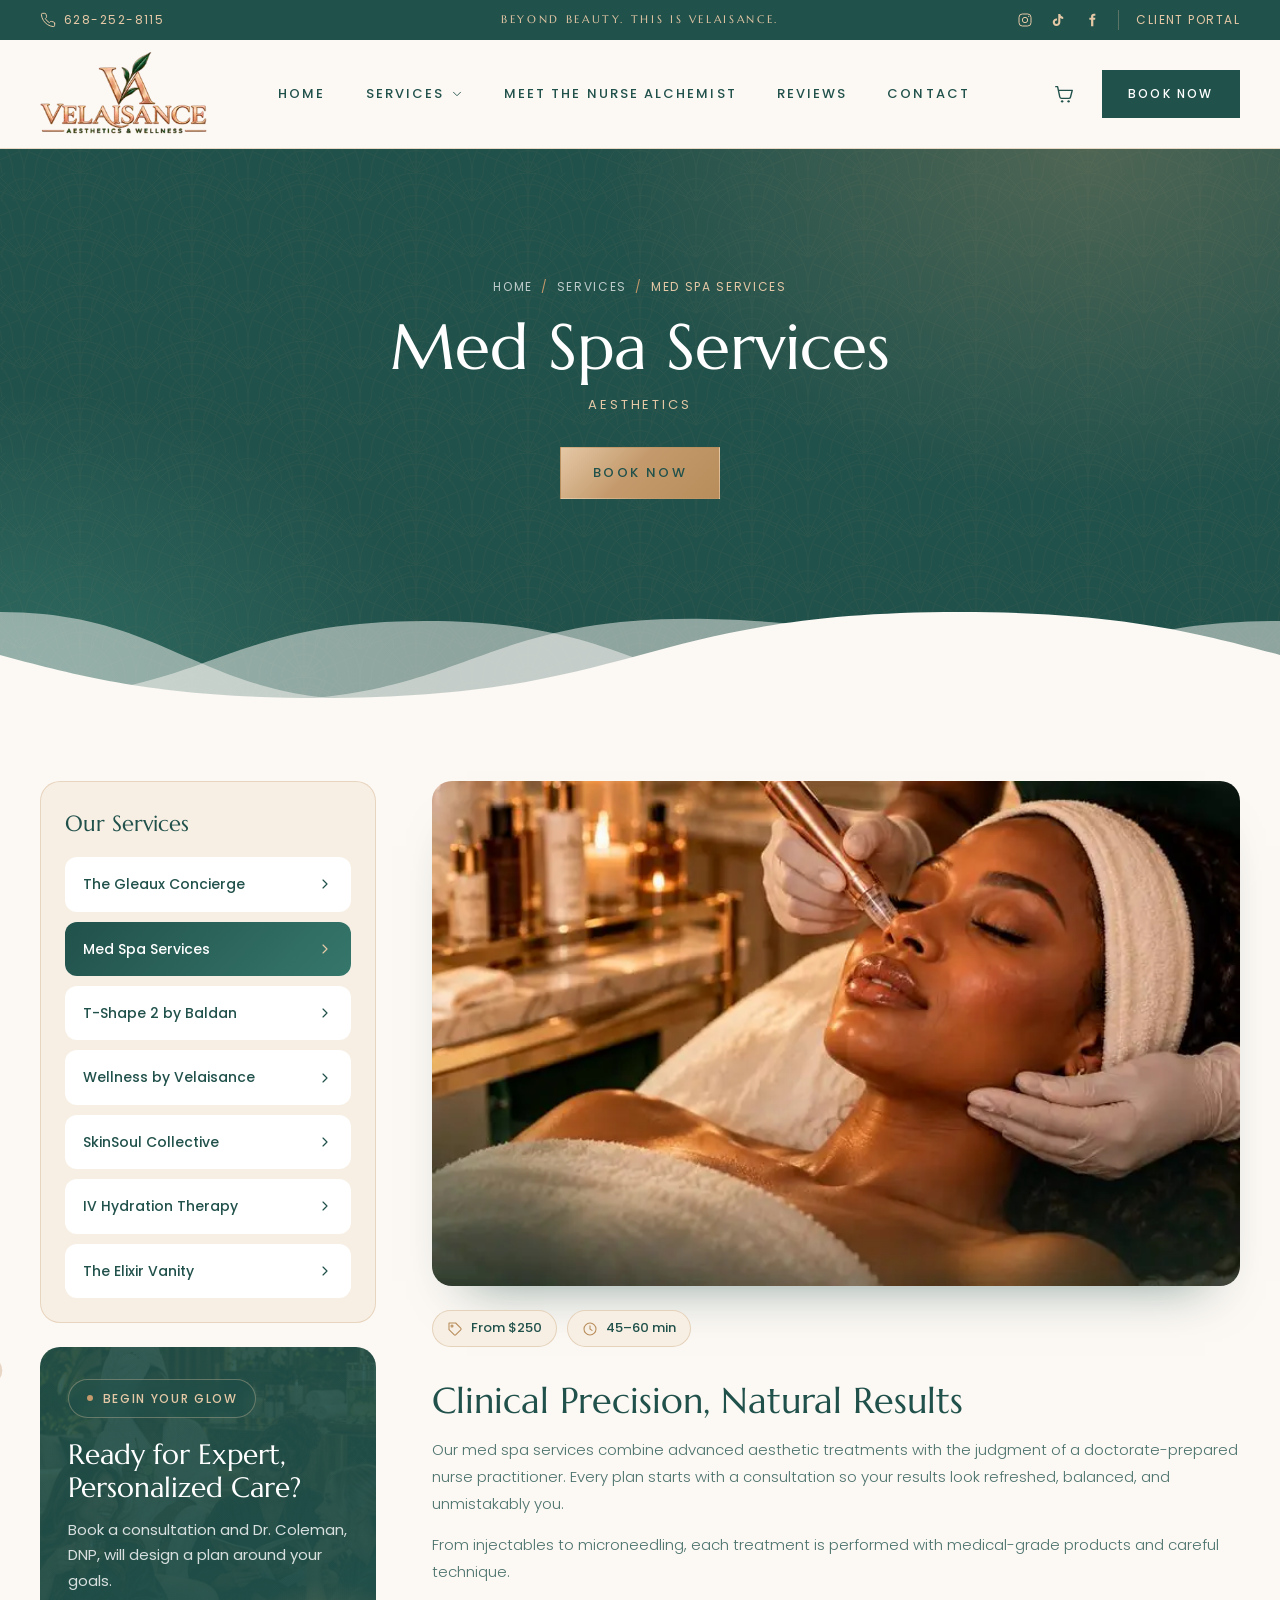
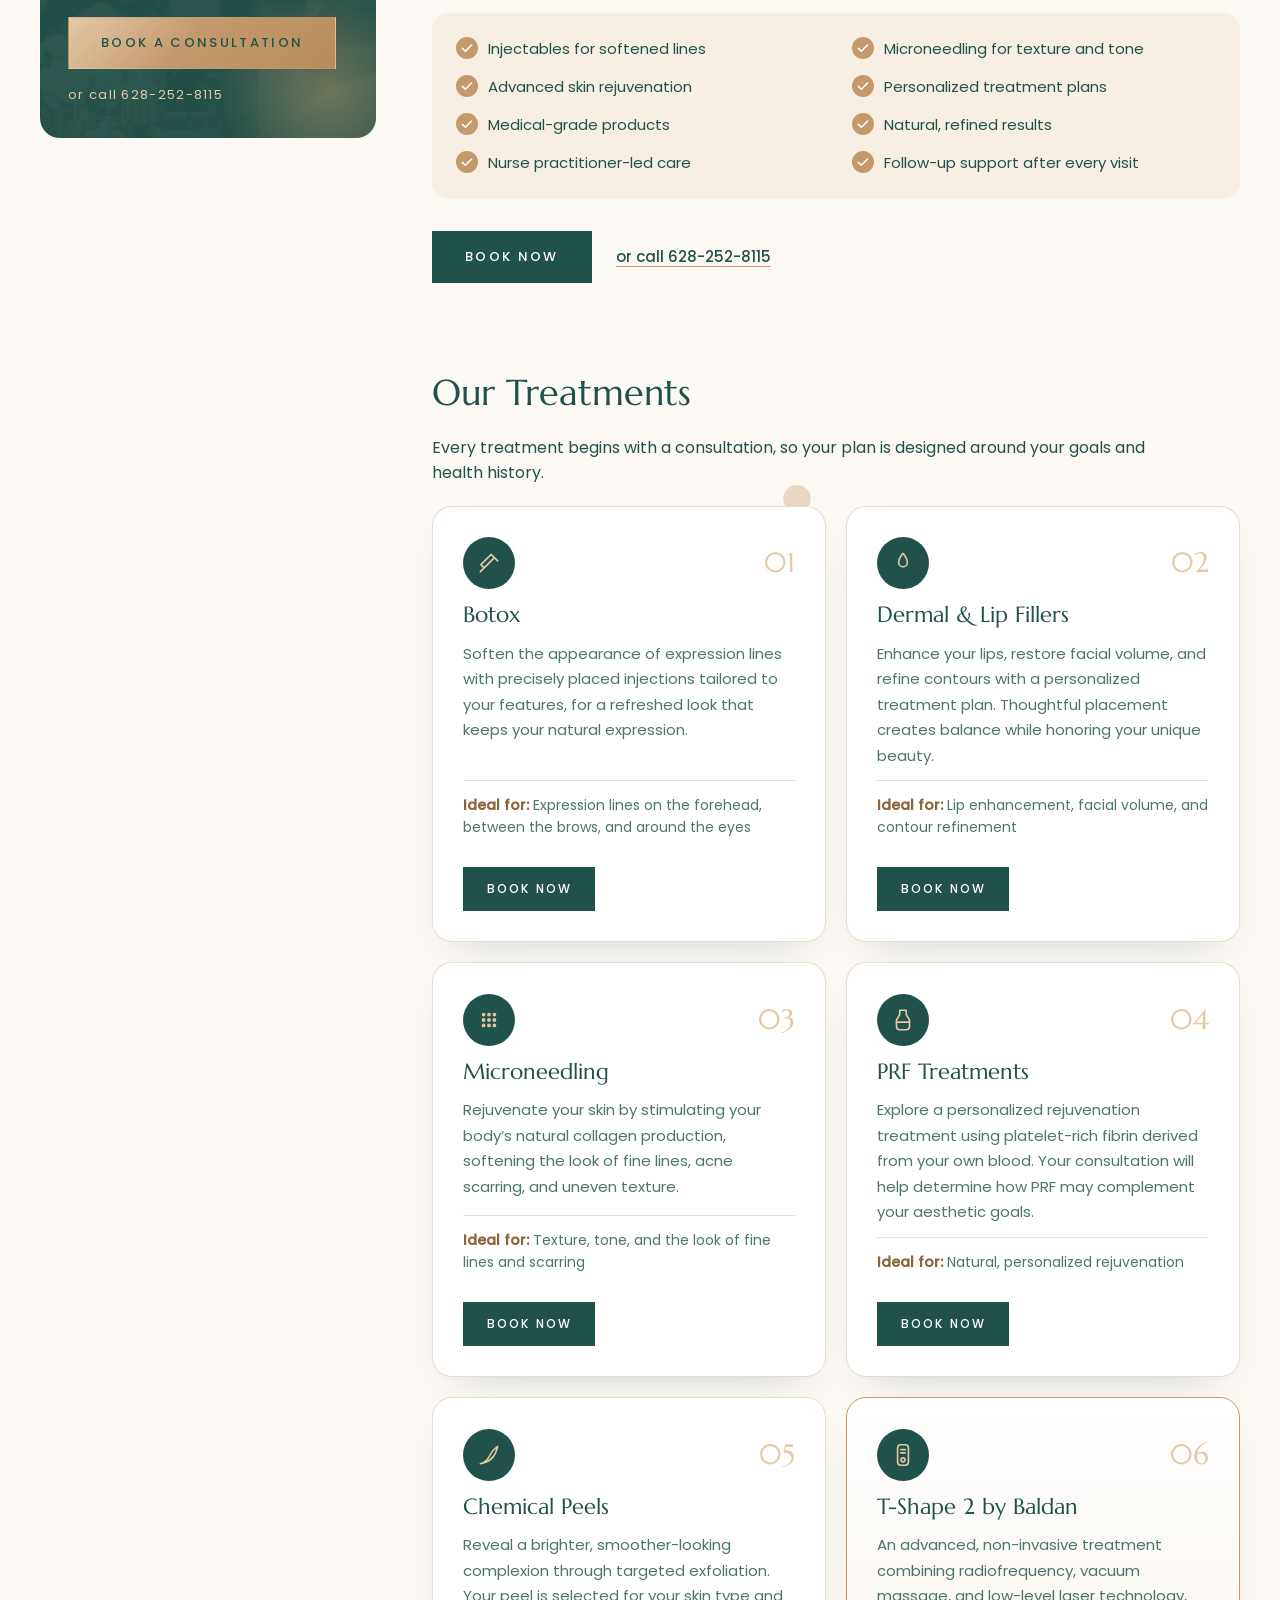
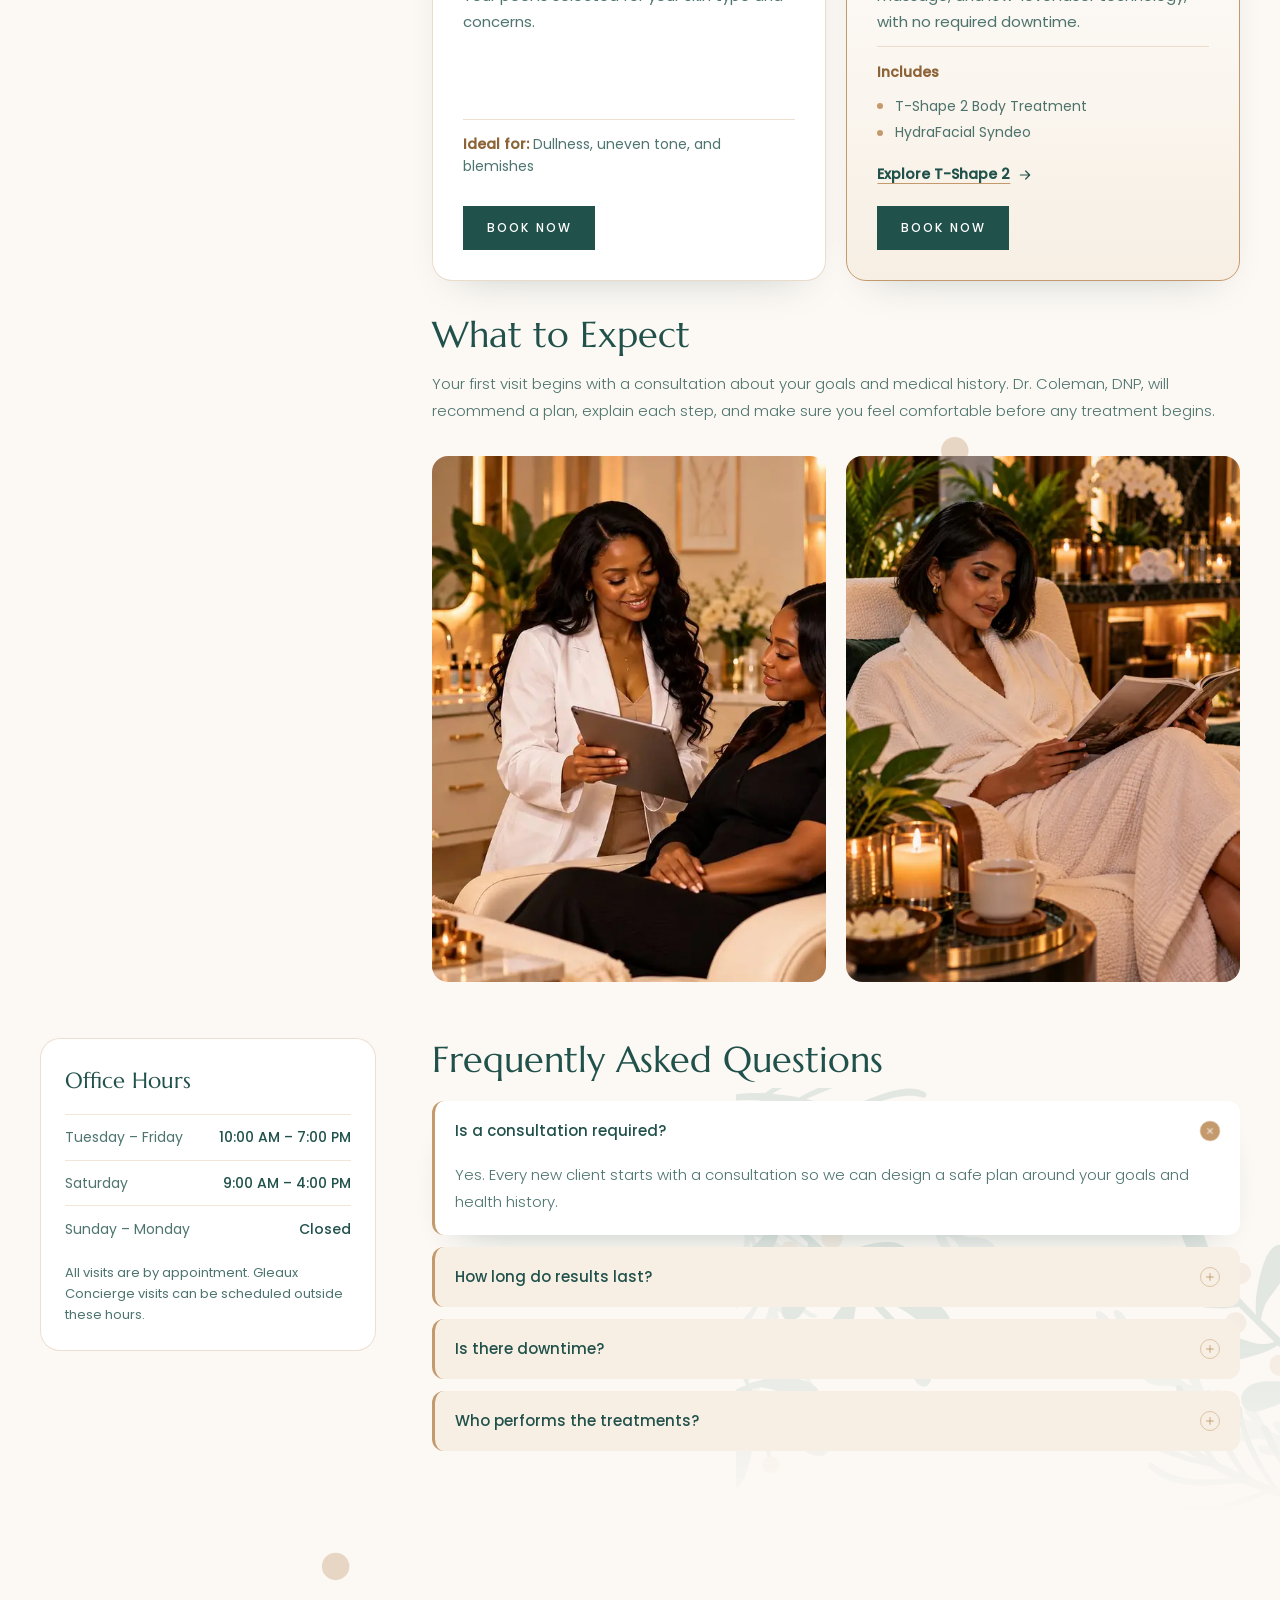
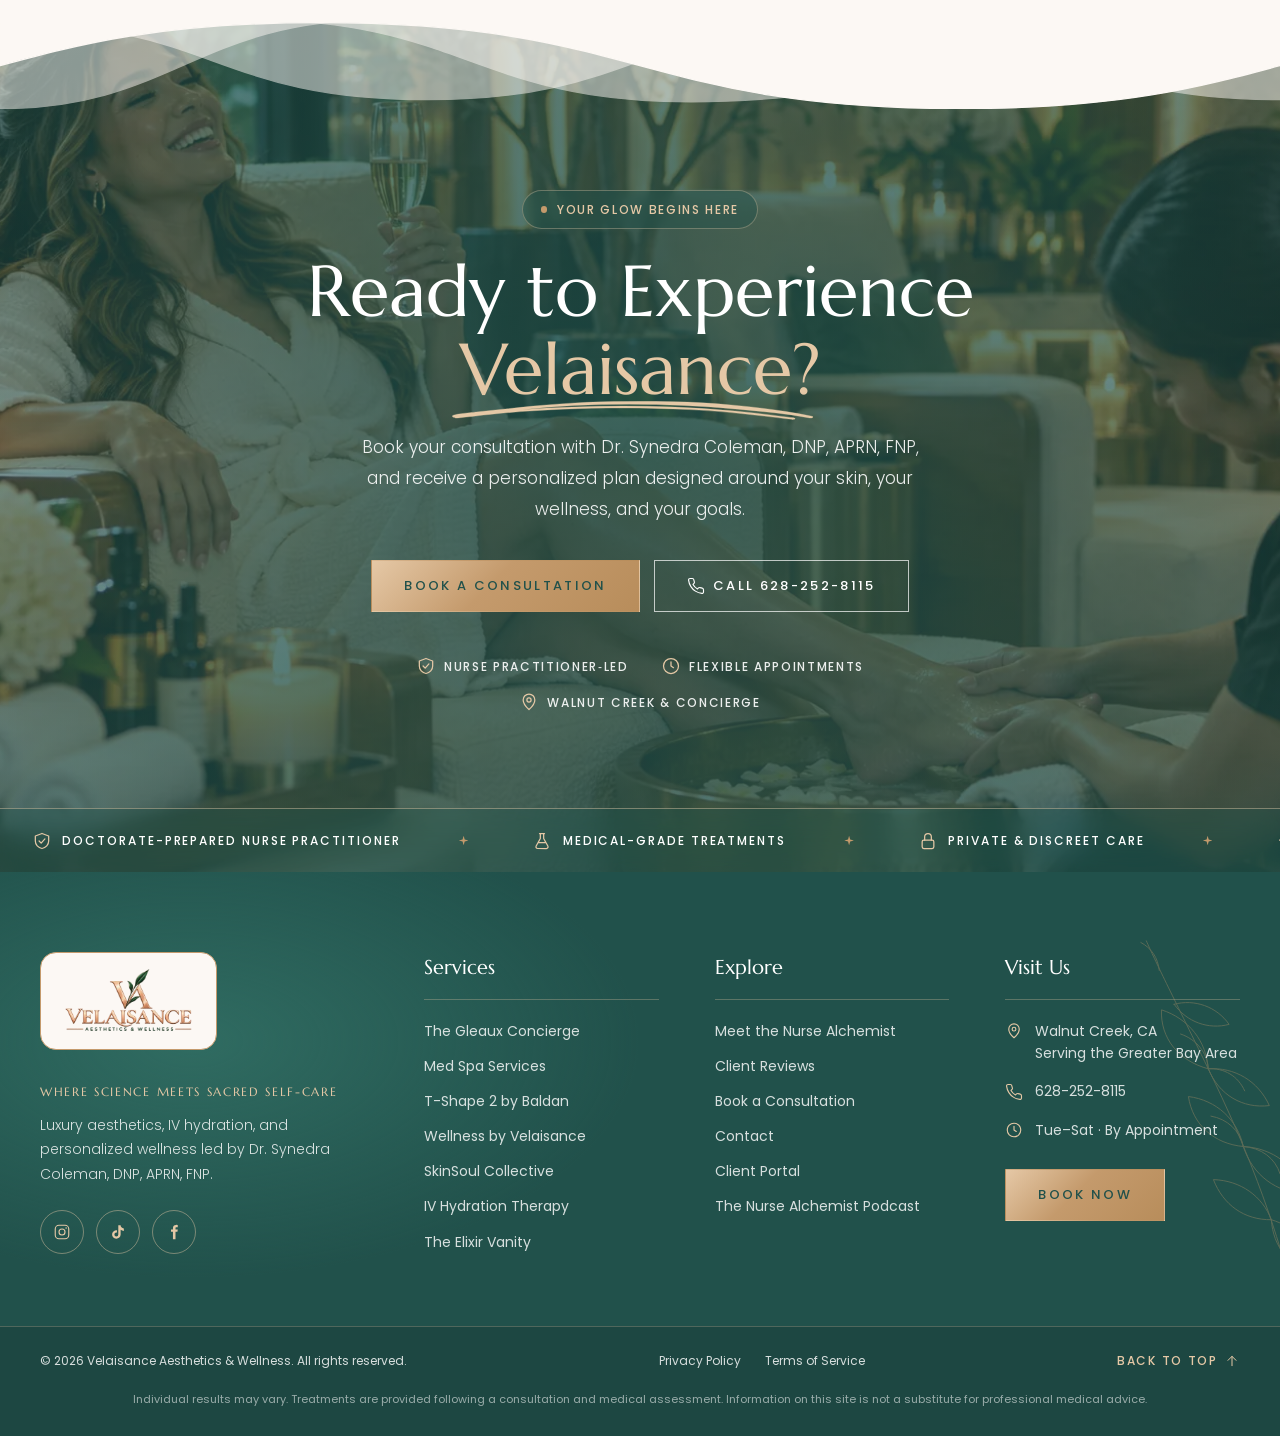
<file: html/service-med-spa.html>
<!DOCTYPE html>
<html lang="en">
<head>
    <meta charset="UTF-8">
    <meta name="viewport" content="width=device-width, initial-scale=1.0">
    <title>Med Spa Services | Velaisance Aesthetics &amp; Wellness | Walnut Creek</title>
    <meta name="description" content="Our med spa services combine advanced aesthetic treatments with the judgment of a doctorate-prepared nurse practitioner.">
    <link rel="icon" type="image/png" href="../images/brand/velaisance-monogram.png">

    <!-- Link preview card (iMessage, Facebook, LinkedIn, Slack, X).
         Image + URL must be absolute; update the base URL if the site moves to her own domain. -->
    <meta property="og:type" content="website">
    <meta property="og:site_name" content="Velaisance Aesthetics &amp; Wellness">
    <meta property="og:title" content="Med Spa Services | Velaisance">
    <meta property="og:description" content="Our med spa services combine advanced aesthetic treatments with the judgment of a doctorate-prepared nurse practitioner.">
    <meta property="og:url" content="https://mfebres0919.github.io/Velaisance-Aesthetics-Wellness/html/service-med-spa.html">
    <meta property="og:image" content="https://mfebres0919.github.io/Velaisance-Aesthetics-Wellness/images/brand/velaisance-share-v3.jpg">
    <meta property="og:image:secure_url" content="https://mfebres0919.github.io/Velaisance-Aesthetics-Wellness/images/brand/velaisance-share-v3.jpg">
    <meta property="og:image:type" content="image/jpeg">
    <meta property="og:image:width" content="1200">
    <meta property="og:image:height" content="630">
    <meta property="og:image:alt" content="Velaisance homepage: Where Science Meets Sacred Self-Care">
    <meta name="twitter:card" content="summary_large_image">
    <meta name="twitter:title" content="Med Spa Services | Velaisance">
    <meta name="twitter:description" content="Our med spa services combine advanced aesthetic treatments with the judgment of a doctorate-prepared nurse practitioner.">
    <meta name="twitter:image" content="https://mfebres0919.github.io/Velaisance-Aesthetics-Wellness/images/brand/velaisance-share-v3.jpg">

    <link rel="preload" href="../fonts/marcellus-latin-400-normal.woff2" as="font" type="font/woff2" crossorigin>
    <link rel="preload" href="../fonts/poppins-v24-latin-regular.woff2" as="font" type="font/woff2" crossorigin>

    <link rel="stylesheet" href="../css/global.css">
    <link rel="stylesheet" href="../css/service-details.css">

    <script src="../javascript/vendor/lenis.min.js" defer></script>
    <script src="../javascript/smooth-scroll.js" defer></script>
    <script src="../javascript/global.js" defer></script>
    <script src="../javascript/service-details.js" defer></script>
    <link rel="preload" as="image" href="../images/services/details/med-spa-main-m.webp" media="(max-width: 767px)" fetchpriority="high">
    <link rel="preload" as="image" href="../images/services/details/med-spa-main.webp" media="(min-width: 768px)" fetchpriority="high">
</head>
<body>
    <a class="skip-link" href="#main">Skip to content</a>

    <!-- ============ Top Bar ============ -->
    <div class="top-bar" role="region" aria-label="Contact and social links">
        <div class="top-bar__inner container">
            <a class="top-bar__phone" href="tel:+16282528115">
                <svg aria-hidden="true" viewBox="0 0 24 24" width="16" height="16"><path fill="none" stroke="currentColor" stroke-width="1.5" stroke-linecap="round" stroke-linejoin="round" d="M22 16.9v3a2 2 0 0 1-2.2 2 19.8 19.8 0 0 1-8.6-3.1 19.5 19.5 0 0 1-6-6A19.8 19.8 0 0 1 2.1 4.2 2 2 0 0 1 4.1 2h3a2 2 0 0 1 2 1.7c.1 1 .4 1.9.7 2.8a2 2 0 0 1-.5 2.1L8 9.9a16 16 0 0 0 6 6l1.3-1.3a2 2 0 0 1 2.1-.4c.9.3 1.8.6 2.8.7a2 2 0 0 1 1.7 2z"/></svg>
                628-252-8115
            </a>
            <div class="top-bar__messages" aria-live="polite">
                <p class="top-bar__message is-active">Beyond Beauty. This Is Velaisance.</p>
                <p class="top-bar__message"><a href="https://open.spotify.com/show/6z1pku0I9zaEbLr1d9MuW4" target="_blank" rel="noopener">&#10022; Listen to The Nurse Alchemist Podcast on Spotify &rarr;</a></p>
            </div>
            <div class="top-bar__links">
                <a class="top-bar__social" href="https://www.instagram.com/">
                    <svg aria-hidden="true" viewBox="0 0 24 24" width="16" height="16"><rect x="3" y="3" width="18" height="18" rx="5" fill="none" stroke="currentColor" stroke-width="1.5"/><circle cx="12" cy="12" r="4" fill="none" stroke="currentColor" stroke-width="1.5"/><circle cx="17.5" cy="6.5" r="1" fill="currentColor"/></svg>
                <span class="visually-hidden">Velaisance on Instagram</span></a>
                <a class="top-bar__social" href="https://www.tiktok.com/">
                    <svg aria-hidden="true" viewBox="0 0 24 24" width="16" height="16"><path fill="currentColor" d="M16.6 5.8A4.3 4.3 0 0 1 15.5 3h-3.1v12.4a2.6 2.6 0 1 1-2.6-2.6c.3 0 .5 0 .8.1V9.7a5.7 5.7 0 1 0 4.9 5.7V9.1a7.3 7.3 0 0 0 4.3 1.4V7.4a4.3 4.3 0 0 1-3.2-1.6z"/></svg>
                <span class="visually-hidden">Velaisance on TikTok</span></a>
                <a class="top-bar__social" href="https://www.facebook.com/">
                    <svg aria-hidden="true" viewBox="0 0 24 24" width="16" height="16"><path fill="currentColor" d="M14 8.5V6.8c0-.8.2-1.3 1.4-1.3H17V2.6a21 21 0 0 0-2.4-.1C12.2 2.5 10.6 4 10.6 6.6v1.9H8v3.2h2.6V21.5H14v-9.8h2.6l.4-3.2z"/></svg>
                <span class="visually-hidden">Velaisance on Facebook</span></a>
                <a class="top-bar__portal" href="../index.html#client-portal">Client Portal</a>
            </div>
        </div>
    </div>

    <!-- ============ Header / Navigation ============ -->
    <header class="site-header" id="site-header">
        <div class="site-header__inner container">
            <a class="site-header__logo" href="../index.html">
                <picture>
                    <source srcset="../images/brand/velaisance-logo-header-m.webp 240w, ../images/brand/velaisance-logo-header.webp 400w" sizes="(min-width: 1100px) 10.5rem, 8rem" type="image/webp">
                    <img src="../images/brand/velaisance-logo-header.png" srcset="../images/brand/velaisance-logo-header-m.png 240w, ../images/brand/velaisance-logo-header.png 400w" sizes="(min-width: 1100px) 10.5rem, 8rem" alt="Velaisance Aesthetics &amp; Wellness" width="400" height="202" decoding="async" fetchpriority="high">
                </picture>
            <span class="visually-hidden">Velaisance Aesthetics &amp; Wellness home</span></a>

            <nav class="site-nav" id="site-nav" aria-label="Main" data-lenis-prevent>
                <ul class="site-nav__list">
                    <li><a class="site-nav__link" href="../index.html#hero" data-section="hero">Home</a></li>
                    <li class="site-nav__item--dropdown">
                        <button class="site-nav__link site-nav__toggle is-current" type="button" data-section="services" aria-expanded="false" aria-controls="services-menu">
                            Services
                            <svg aria-hidden="true" viewBox="0 0 24 24" width="14" height="14"><path fill="none" stroke="currentColor" stroke-width="1.5" stroke-linecap="round" stroke-linejoin="round" d="m6 9 6 6 6-6"/></svg>
                        </button>
                        <ul class="site-nav__dropdown" id="services-menu">
                            <li><a href="service-gleaux-concierge.html">The Gleaux Concierge</a></li>
                            <li><a href="service-med-spa.html">Med Spa Services</a></li>
                            <li><a href="service-t-shape-2.html">T-Shape 2 by Baldan</a></li>
                            <li><a href="service-wellness.html">Wellness by Velaisance</a></li>
                            <li><a href="service-skinsoul.html">SkinSoul Collective</a></li>
                            <li><a href="service-iv-hydration.html">IV Hydration Therapy</a></li>
                            <li><a href="service-elixir-vanity.html">The Elixir Vanity</a></li>
                        </ul>
                    </li>
                    <li><a class="site-nav__link" href="about.html" data-section="about">Meet the Nurse Alchemist</a></li>
                    <li><a class="site-nav__link" href="reviews.html" data-section="reviews">Reviews</a></li>
                    <li><a class="site-nav__link" href="contact.html" data-section="contact">Contact</a></li>
                </ul>
                <div class="site-nav__mobile-extras">
                    <a class="button button--emerald" href="https://book.prospyrmed.com/4cce81ef-f2c5-4e11-8446-f26833523e22/select-service?workspaceId=25875597-275b-4d12-b427-3f18097b015f&amp;locationId=57bc5251-1073-4fe5-9a47-7d9fa82c98e7" target="_blank" rel="noopener" data-booking>Book a Consultation</a>
                    <a class="site-nav__mobile-phone" href="tel:+16282528115">Call 628-252-8115</a>
                </div>
            </nav>

            <div class="site-header__actions">
                <a class="site-header__icon" href="shop.html">
                    <svg aria-hidden="true" viewBox="0 0 24 24" width="22" height="22"><path fill="none" stroke="currentColor" stroke-width="1.5" stroke-linecap="round" stroke-linejoin="round" d="M3 4h2l2.4 11.2a2 2 0 0 0 2 1.6h7.7a2 2 0 0 0 2-1.5L21 8H6.2"/><circle cx="10" cy="20" r="1.3" fill="currentColor"/><circle cx="17" cy="20" r="1.3" fill="currentColor"/></svg>
                <span class="visually-hidden">Shop The Elixir Vanity</span></a>
                <a class="button button--emerald site-header__book" href="https://book.prospyrmed.com/4cce81ef-f2c5-4e11-8446-f26833523e22/select-service?workspaceId=25875597-275b-4d12-b427-3f18097b015f&amp;locationId=57bc5251-1073-4fe5-9a47-7d9fa82c98e7" target="_blank" rel="noopener" data-booking>Book Now</a>
                <button class="site-header__menu-toggle" type="button" aria-expanded="false" aria-controls="site-nav" aria-label="Open menu">
                    <span></span><span></span><span></span>
                </button>
            </div>
        </div>
    </header>

    <main id="main">
        <!-- ============ Page banner ============ -->
        <section class="page-banner" aria-labelledby="sd-title">
            <div class="container page-banner__inner">
                <nav class="page-crumbs" aria-label="Breadcrumb">
                    <ol>
                        <li><a href="../index.html">Home</a></li>
                        <li><a href="../index.html#services">Services</a></li>
                        <li aria-current="page">Med Spa Services</li>
                    </ol>
                </nav>
                <h1 class="page-banner__title" id="sd-title">Med Spa Services</h1>
                <p class="page-banner__tag">Aesthetics</p>
                <div class="page-banner__cta">
                    <a class="button button--primary" href="https://book.prospyrmed.com/4cce81ef-f2c5-4e11-8446-f26833523e22/select-service?workspaceId=25875597-275b-4d12-b427-3f18097b015f&amp;locationId=57bc5251-1073-4fe5-9a47-7d9fa82c98e7" target="_blank" rel="noopener" data-booking>Book Now<span class="visually-hidden">: Med Spa Services</span></a>
                </div>
            </div>
            <div class="section-divider section-divider--banner" aria-hidden="true">
                <svg viewBox="0 0 1000 100" preserveAspectRatio="none" width="1000" height="100"><g fill="currentColor"><path d="M0 1v99c134.3 0 153.7-99 296-99H0Z" opacity=".5"/><path d="M1000 4v86C833.3 90 833.3 3.6 666.7 3.6S500 90 333.3 90 166.7 4 0 4h1000Z" opacity=".5"/><path d="M617 1v86C372 119 384 1 196 1h421Z" opacity=".5"/><path d="M1000 0H0v52C62.5 28 125 4 250 4c250 0 250 96 500 96 125 0 187.5-24 250-48V0Z"/></g></svg>
            </div>
        </section>

        <!-- ============ Service details: services list left, details right ============ -->
        <section class="sd">
            <span class="sd__bouquet" aria-hidden="true"></span>
            <span class="particles particles--gold" aria-hidden="true"></span>
            <div class="container sd__inner">
                <!-- Each row pins its own side column, so the two never overlap -->
                <div class="sd__row">
                <div class="sd-aside">
                    <nav class="sd-nav" aria-label="All services">
                        <p class="sd-nav__title">Our Services</p>
                        <ul class="sd-nav__list">
                        <li><a class="sd-nav__link" href="service-gleaux-concierge.html">The Gleaux Concierge<svg aria-hidden="true" viewBox="0 0 24 24" width="16" height="16"><path d="m9 6 6 6-6 6"/></svg></a></li>
                        <li><a class="sd-nav__link is-current" href="service-med-spa.html" aria-current="page">Med Spa Services<svg aria-hidden="true" viewBox="0 0 24 24" width="16" height="16"><path d="m9 6 6 6-6 6"/></svg></a></li>
                        <li><a class="sd-nav__link" href="service-t-shape-2.html">T-Shape 2 by Baldan<svg aria-hidden="true" viewBox="0 0 24 24" width="16" height="16"><path d="m9 6 6 6-6 6"/></svg></a></li>
                        <li><a class="sd-nav__link" href="service-wellness.html">Wellness by Velaisance<svg aria-hidden="true" viewBox="0 0 24 24" width="16" height="16"><path d="m9 6 6 6-6 6"/></svg></a></li>
                        <li><a class="sd-nav__link" href="service-skinsoul.html">SkinSoul Collective<svg aria-hidden="true" viewBox="0 0 24 24" width="16" height="16"><path d="m9 6 6 6-6 6"/></svg></a></li>
                        <li><a class="sd-nav__link" href="service-iv-hydration.html">IV Hydration Therapy<svg aria-hidden="true" viewBox="0 0 24 24" width="16" height="16"><path d="m9 6 6 6-6 6"/></svg></a></li>
                        <li><a class="sd-nav__link" href="service-elixir-vanity.html">The Elixir Vanity<svg aria-hidden="true" viewBox="0 0 24 24" width="16" height="16"><path d="m9 6 6 6-6 6"/></svg></a></li>
                        </ul>
                    </nav>

                    <div class="sd-book">
                        <span class="sd-book__glow" aria-hidden="true"></span>
                        <p class="badge"><span class="badge__dot" aria-hidden="true"></span>Begin Your Glow</p>
                        <h2 class="sd-book__title">Ready for Expert, Personalized Care?</h2>
                        <p class="sd-book__text">Book a consultation and Dr. Coleman, DNP, will design a plan around your goals.</p>
                        <a class="button button--primary" href="https://book.prospyrmed.com/4cce81ef-f2c5-4e11-8446-f26833523e22/select-service?workspaceId=25875597-275b-4d12-b427-3f18097b015f&amp;locationId=57bc5251-1073-4fe5-9a47-7d9fa82c98e7" target="_blank" rel="noopener" data-booking>Book a Consultation</a>
                        <a class="sd-book__phone" href="tel:+16282528115">or call 628-252-8115</a>
                    </div>
                </div>

                <article class="sd-main">
                    <div class="sd-main__photo">
                        <picture>
                            <source srcset="../images/services/details/med-spa-main-m.webp 480w, ../images/services/details/med-spa-main.webp 720w" sizes="(min-width: 1100px) 46rem, 92vw" type="image/webp">
                            <img src="../images/services/details/med-spa-main.jpg" srcset="../images/services/details/med-spa-main-m.jpg 480w, ../images/services/details/med-spa-main.jpg 720w" sizes="(min-width: 1100px) 46rem, 92vw" alt="Med Spa Services at Velaisance Aesthetics &amp; Wellness" width="720" height="450" fetchpriority="high">
                        </picture>
                    </div>

                    <ul class="sd-meta">
                        <li><svg aria-hidden="true" viewBox="0 0 24 24" width="16" height="16"><path d="M20.6 13.4 13.4 20.6a2 2 0 0 1-2.8 0L3 13V3h10l7.6 7.6a2 2 0 0 1 0 2.8z"/><circle cx="7.5" cy="7.5" r="1.5"/></svg>From $250</li>
                        <li><svg aria-hidden="true" viewBox="0 0 24 24" width="16" height="16"><circle cx="12" cy="12" r="9"/><path d="M12 7v5l3 2"/></svg>45–60 min</li>
                    </ul>

                    <h2 class="sd-main__title">Clinical Precision, Natural Results</h2>
                    <div class="sd-main__text">
                        <p>Our med spa services combine advanced aesthetic treatments with the judgment of a doctorate-prepared nurse practitioner. Every plan starts with a consultation so your results look refreshed, balanced, and unmistakably you.</p>
                        <p>From injectables to microneedling, each treatment is performed with medical-grade products and careful technique.</p>
                    </div>

                    <ul class="sd-checks">
                            <li><svg aria-hidden="true" viewBox="0 0 24 24" width="18" height="18"><path d="m5 12.5 4.5 4.5L19 7.5"/></svg><span>Injectables for softened lines</span></li>
                            <li><svg aria-hidden="true" viewBox="0 0 24 24" width="18" height="18"><path d="m5 12.5 4.5 4.5L19 7.5"/></svg><span>Microneedling for texture and tone</span></li>
                            <li><svg aria-hidden="true" viewBox="0 0 24 24" width="18" height="18"><path d="m5 12.5 4.5 4.5L19 7.5"/></svg><span>Advanced skin rejuvenation</span></li>
                            <li><svg aria-hidden="true" viewBox="0 0 24 24" width="18" height="18"><path d="m5 12.5 4.5 4.5L19 7.5"/></svg><span>Personalized treatment plans</span></li>
                            <li><svg aria-hidden="true" viewBox="0 0 24 24" width="18" height="18"><path d="m5 12.5 4.5 4.5L19 7.5"/></svg><span>Medical-grade products</span></li>
                            <li><svg aria-hidden="true" viewBox="0 0 24 24" width="18" height="18"><path d="m5 12.5 4.5 4.5L19 7.5"/></svg><span>Natural, refined results</span></li>
                            <li><svg aria-hidden="true" viewBox="0 0 24 24" width="18" height="18"><path d="m5 12.5 4.5 4.5L19 7.5"/></svg><span>Nurse practitioner-led care</span></li>
                            <li><svg aria-hidden="true" viewBox="0 0 24 24" width="18" height="18"><path d="m5 12.5 4.5 4.5L19 7.5"/></svg><span>Follow-up support after every visit</span></li>
                    </ul>

                    <div class="sd-cta">
                        <a class="button button--emerald" href="https://book.prospyrmed.com/4cce81ef-f2c5-4e11-8446-f26833523e22/select-service?workspaceId=25875597-275b-4d12-b427-3f18097b015f&amp;locationId=57bc5251-1073-4fe5-9a47-7d9fa82c98e7" target="_blank" rel="noopener" data-booking>Book Now<span class="visually-hidden">: Med Spa Services</span></a>
                        <a class="sd-cta__phone" href="tel:+16282528115">or call 628-252-8115</a>
                    </div>

                    <section class="gc-services" aria-labelledby="ms-treatments-title">
                        <h2 class="sd-main__title" id="ms-treatments-title">Our Treatments</h2>
                        <p class="sd-main__text gc-services__intro">Every treatment begins with a consultation, so your plan is designed around your goals and health history.</p>
                        <div class="gc-grid">
                        <div class="gc-card" id="botox">
                            <div class="gc-card__head">
                                <span class="gc-card__icon"><svg aria-hidden="true" viewBox="0 0 24 24" width="26" height="26"><path d="m14 4 6 6M17 7l-9.5 9.5-3-3L14 4M7.5 16.5 4 20"/></svg></span>
                                <span class="gc-card__num"></span>
                            </div>
                            <h3 class="gc-card__title">Botox</h3>
                            <p class="gc-card__text">Soften the appearance of expression lines with precisely placed injections tailored to your features, for a refreshed look that keeps your natural expression.</p>
                                <p class="gc-card__ideal"><span class="gc-card__label">Ideal for:</span> Expression lines on the forehead, between the brows, and around the eyes</p>
                            <a class="button button--emerald gc-card__book" href="https://book.prospyrmed.com/4cce81ef-f2c5-4e11-8446-f26833523e22/select-service?workspaceId=25875597-275b-4d12-b427-3f18097b015f&amp;locationId=57bc5251-1073-4fe5-9a47-7d9fa82c98e7" target="_blank" rel="noopener" data-booking>Book Now<span class="visually-hidden">: Botox</span></a>
                        </div>
                        <div class="gc-card" id="dermal-lip-fillers">
                            <div class="gc-card__head">
                                <span class="gc-card__icon"><svg aria-hidden="true" viewBox="0 0 24 24" width="26" height="26"><path d="M12 3c2.5 3 4 5.8 4 8.5a4 4 0 0 1-8 0C8 8.8 9.5 6 12 3z"/></svg></span>
                                <span class="gc-card__num"></span>
                            </div>
                            <h3 class="gc-card__title">Dermal &amp; Lip Fillers</h3>
                            <p class="gc-card__text">Enhance your lips, restore facial volume, and refine contours with a personalized treatment plan. Thoughtful placement creates balance while honoring your unique beauty.</p>
                                <p class="gc-card__ideal"><span class="gc-card__label">Ideal for:</span> Lip enhancement, facial volume, and contour refinement</p>
                            <a class="button button--emerald gc-card__book" href="https://book.prospyrmed.com/4cce81ef-f2c5-4e11-8446-f26833523e22/select-service?workspaceId=25875597-275b-4d12-b427-3f18097b015f&amp;locationId=57bc5251-1073-4fe5-9a47-7d9fa82c98e7" target="_blank" rel="noopener" data-booking>Book Now<span class="visually-hidden">: Dermal &amp; Lip Fillers</span></a>
                        </div>
                        <div class="gc-card" id="microneedling">
                            <div class="gc-card__head">
                                <span class="gc-card__icon"><svg aria-hidden="true" viewBox="0 0 24 24" width="26" height="26"><circle cx="7" cy="7" r="1"/><circle cx="12" cy="7" r="1"/><circle cx="17" cy="7" r="1"/><circle cx="7" cy="12" r="1"/><circle cx="12" cy="12" r="1"/><circle cx="17" cy="12" r="1"/><circle cx="7" cy="17" r="1"/><circle cx="12" cy="17" r="1"/><circle cx="17" cy="17" r="1"/></svg></span>
                                <span class="gc-card__num"></span>
                            </div>
                            <h3 class="gc-card__title">Microneedling</h3>
                            <p class="gc-card__text">Rejuvenate your skin by stimulating your body’s natural collagen production, softening the look of fine lines, acne scarring, and uneven texture.</p>
                                <p class="gc-card__ideal"><span class="gc-card__label">Ideal for:</span> Texture, tone, and the look of fine lines and scarring</p>
                            <a class="button button--emerald gc-card__book" href="https://book.prospyrmed.com/4cce81ef-f2c5-4e11-8446-f26833523e22/select-service?workspaceId=25875597-275b-4d12-b427-3f18097b015f&amp;locationId=57bc5251-1073-4fe5-9a47-7d9fa82c98e7" target="_blank" rel="noopener" data-booking>Book Now<span class="visually-hidden">: Microneedling</span></a>
                        </div>
                        <div class="gc-card" id="prf-treatments">
                            <div class="gc-card__head">
                                <span class="gc-card__icon"><svg aria-hidden="true" viewBox="0 0 24 24" width="26" height="26"><path d="M9 3h6v4l3 5v6a3 3 0 0 1-3 3H9a3 3 0 0 1-3-3v-6l3-5z"/><path d="M6 14h12"/></svg></span>
                                <span class="gc-card__num"></span>
                            </div>
                            <h3 class="gc-card__title">PRF Treatments</h3>
                            <p class="gc-card__text">Explore a personalized rejuvenation treatment using platelet-rich fibrin derived from your own blood. Your consultation will help determine how PRF may complement your aesthetic goals.</p>
                                <p class="gc-card__ideal"><span class="gc-card__label">Ideal for:</span> Natural, personalized rejuvenation</p>
                            <a class="button button--emerald gc-card__book" href="https://book.prospyrmed.com/4cce81ef-f2c5-4e11-8446-f26833523e22/select-service?workspaceId=25875597-275b-4d12-b427-3f18097b015f&amp;locationId=57bc5251-1073-4fe5-9a47-7d9fa82c98e7" target="_blank" rel="noopener" data-booking>Book Now<span class="visually-hidden">: PRF Treatments</span></a>
                        </div>
                        <div class="gc-card" id="chemical-peels">
                            <div class="gc-card__head">
                                <span class="gc-card__icon"><svg aria-hidden="true" viewBox="0 0 24 24" width="26" height="26"><path d="M4 20c4-1 7-4 9-8s4-6 7-8c-1 4-2 7-4 9.5S10 19 4 20z"/></svg></span>
                                <span class="gc-card__num"></span>
                            </div>
                            <h3 class="gc-card__title">Chemical Peels</h3>
                            <p class="gc-card__text">Reveal a brighter, smoother-looking complexion through targeted exfoliation. Your peel is selected for your skin type and concerns.</p>
                                <p class="gc-card__ideal"><span class="gc-card__label">Ideal for:</span> Dullness, uneven tone, and blemishes</p>
                            <a class="button button--emerald gc-card__book" href="https://book.prospyrmed.com/4cce81ef-f2c5-4e11-8446-f26833523e22/select-service?workspaceId=25875597-275b-4d12-b427-3f18097b015f&amp;locationId=57bc5251-1073-4fe5-9a47-7d9fa82c98e7" target="_blank" rel="noopener" data-booking>Book Now<span class="visually-hidden">: Chemical Peels</span></a>
                        </div>
                        <div class="gc-card gc-card--feature" id="t-shape-2">
                            <div class="gc-card__head">
                                <span class="gc-card__icon"><svg aria-hidden="true" viewBox="0 0 24 24" width="26" height="26"><rect x="7" y="2.5" width="10" height="19" rx="3"/><circle cx="12" cy="16.5" r="1.8"/><path d="M10 7h4M10 10h4"/></svg></span>
                                <span class="gc-card__num"></span>
                            </div>
                            <h3 class="gc-card__title">T-Shape 2 by Baldan</h3>
                            <p class="gc-card__text">An advanced, non-invasive treatment combining radiofrequency, vacuum massage, and low-level laser technology, with no required downtime.</p>
                            <p class="gc-card__label">Includes</p>
                            <ul class="gc-card__list"><li>T-Shape 2 Body Treatment</li><li>HydraFacial Syndeo</li></ul>
                            <a class="gc-card__more" href="service-t-shape-2.html">Explore T-Shape 2<svg aria-hidden="true" viewBox="0 0 24 24" width="16" height="16"><path d="M5 12h14M13 6l6 6-6 6"/></svg></a>
                            <a class="button button--emerald gc-card__book" href="https://book.prospyrmed.com/4cce81ef-f2c5-4e11-8446-f26833523e22/select-service?workspaceId=25875597-275b-4d12-b427-3f18097b015f&amp;locationId=57bc5251-1073-4fe5-9a47-7d9fa82c98e7" target="_blank" rel="noopener" data-booking>Book Now<span class="visually-hidden">: T-Shape 2 by Baldan</span></a>
                        </div>
                        </div>
                    </section>

                    <h2 class="sd-main__title">What to Expect</h2>
                    <div class="sd-main__text">
                        <p>Your first visit begins with a consultation about your goals and medical history. Dr. Coleman, DNP, will recommend a plan, explain each step, and make sure you feel comfortable before any treatment begins.</p>
                    </div>

                    <div class="sd-photos">
                        <div class="sd-photos__item">
                            <picture>
                            <source srcset="../images/services/details/detail-consult.webp" type="image/webp">
                            <img src="../images/services/details/detail-consult.jpg" alt="Dr. Coleman, DNP, consulting with a client" width="560" height="747" loading="lazy" decoding="async">
                        </picture>
                        </div>
                        <div class="sd-photos__item">
                            <picture>
                            <source srcset="../images/services/details/detail-med-spa.webp" type="image/webp">
                            <img src="../images/services/details/detail-med-spa.jpg" alt="A guest in a robe reading in the lounge" width="560" height="747" loading="lazy" decoding="async">
                        </picture>
                        </div>
                    </div>
                </article>
                </div>

                <div class="sd__row">
                <!-- PLACEHOLDER hours: confirm with client (footer says Tue–Sat, by appointment) -->
                <aside class="sd-hours" aria-label="Office hours">
                    <p class="sd-nav__title">Office Hours</p>
                    <dl class="sd-hours__list">
                        <div><dt>Tuesday – Friday</dt><dd>10:00 AM – 7:00 PM</dd></div>
                        <div><dt>Saturday</dt><dd>9:00 AM – 4:00 PM</dd></div>
                        <div><dt>Sunday – Monday</dt><dd>Closed</dd></div>
                    </dl>
                    <p class="sd-hours__note">All visits are by appointment. Gleaux Concierge visits can be scheduled outside these hours.</p>
                </aside>

                <div class="faq" aria-labelledby="faq-title">
                    <h2 class="sd-main__title" id="faq-title">Frequently Asked Questions</h2>
                    <div class="faq__list">
                            <details class="faq__item" open>
                                <summary class="faq__question">Is a consultation required?<svg class="faq__icon" aria-hidden="true" viewBox="0 0 24 24" width="20" height="20"><path d="M12 5v14M5 12h14"/></svg></summary>
                                <div class="faq__answer"><p>Yes. Every new client starts with a consultation so we can design a safe plan around your goals and health history.</p></div>
                            </details>
                            <details class="faq__item">
                                <summary class="faq__question">How long do results last?<svg class="faq__icon" aria-hidden="true" viewBox="0 0 24 24" width="20" height="20"><path d="M12 5v14M5 12h14"/></svg></summary>
                                <div class="faq__answer"><p>It depends on the treatment. Injectables typically last several months, while skin treatments build results over a series of visits.</p></div>
                            </details>
                            <details class="faq__item">
                                <summary class="faq__question">Is there downtime?<svg class="faq__icon" aria-hidden="true" viewBox="0 0 24 24" width="20" height="20"><path d="M12 5v14M5 12h14"/></svg></summary>
                                <div class="faq__answer"><p>Most treatments have little to no downtime. We will walk you through aftercare for your specific treatment.</p></div>
                            </details>
                            <details class="faq__item">
                                <summary class="faq__question">Who performs the treatments?<svg class="faq__icon" aria-hidden="true" viewBox="0 0 24 24" width="20" height="20"><path d="M12 5v14M5 12h14"/></svg></summary>
                                <div class="faq__answer"><p>Treatments are performed or directly overseen by Dr. Synedra Coleman, DNP, APRN, FNP.</p></div>
                            </details>
                    </div>
                </div>
                </div>
            </div>
        </section>

        <!-- ============ Final CTA ============ -->
        <section class="final-cta" id="consultation" aria-labelledby="final-cta-title">
            <div class="section-divider section-divider--cta" aria-hidden="true">
                <svg viewBox="0 0 1000 100" preserveAspectRatio="none" width="1000" height="100"><g fill="currentColor"><path d="M0 1v99c134.3 0 153.7-99 296-99H0Z" opacity=".5"/><path d="M1000 4v86C833.3 90 833.3 3.6 666.7 3.6S500 90 333.3 90 166.7 4 0 4h1000Z" opacity=".5"/><path d="M617 1v86C372 119 384 1 196 1h421Z" opacity=".5"/><path d="M1000 0H0v52C62.5 28 125 4 250 4c250 0 250 96 500 96 125 0 187.5-24 250-48V0Z"/></g></svg>
            </div>

            <picture class="final-cta__bg" aria-hidden="true">
                <source media="(max-width: 767px)" srcset="../images/cta/cta-spa-suite-m.webp" type="image/webp">
                <source media="(max-width: 767px)" srcset="../images/cta/cta-spa-suite-m.jpg" type="image/jpeg">
                <source srcset="../images/cta/cta-spa-suite.webp" type="image/webp">
                <img src="../images/cta/cta-spa-suite.jpg" alt="" width="1600" height="831" loading="lazy" decoding="async">
            </picture>

            <div class="final-cta__content container">
                <p class="badge"><span class="badge__dot" aria-hidden="true"></span>Your Glow Begins Here</p>
                <h2 class="final-cta__title" id="final-cta-title">Ready to Experience <em><span class="ink-mark">Velaisance?<svg class="ink-mark__line" aria-hidden="true" viewBox="0 0 1307 149" preserveAspectRatio="none"><path d="M1232.64 147.79c-122.42-33.96-245.78-65.88-372.4-79.2-274.79-29.65-555.3-4.58-746.71 43.64-28.03 6.61-55.36 16.42-83.92 20.67-6.94.18-15.27 7.93-19.91-.69-42.09-23.59 65.41-40.33 78.74-44.91 68.94-15.05 137.48-31.87 206.46-46.69 299.76-62.63 616.52-55.76 908.24 41.3 33.91 11.72 67.19 25.44 100.14 39.51 8.53 5.83.48 17.83-8.87 13.35-82.09-35.61-171.3-51.43-258.47-69.75-258.76-50.22-528.02-56-785.62 4.13 245.24-37 497.97-41.22 742.29 4.51 70.81 12.09 168.26 39.24 244.02 59.66 9.1 2.46 5.53 17.17-3.99 14.47Z"/></svg></span></em></h2>
                <p class="final-cta__text">
                    Book your consultation with Dr.&nbsp;Synedra Coleman, DNP, APRN, FNP, and receive a personalized plan designed around your skin,
                    your wellness, and your goals.
                </p>

                <div class="final-cta__actions">
                    <a class="button button--primary button--bounce" href="https://book.prospyrmed.com/4cce81ef-f2c5-4e11-8446-f26833523e22/select-service?workspaceId=25875597-275b-4d12-b427-3f18097b015f&amp;locationId=57bc5251-1073-4fe5-9a47-7d9fa82c98e7" target="_blank" rel="noopener" data-booking>Book a Consultation</a>
                    <a class="button button--ghost" href="tel:+16282528115">
                        <svg aria-hidden="true" viewBox="0 0 24 24" width="18" height="18"><path d="M22 16.9v3a2 2 0 0 1-2.2 2 19.8 19.8 0 0 1-8.6-3.1 19.5 19.5 0 0 1-6-6A19.8 19.8 0 0 1 2.1 4.2 2 2 0 0 1 4.1 2h3a2 2 0 0 1 2 1.7c.1 1 .4 1.9.7 2.8a2 2 0 0 1-.5 2.1L8 9.9a16 16 0 0 0 6 6l1.3-1.3a2 2 0 0 1 2.1-.4c.9.3 1.8.6 2.8.7a2 2 0 0 1 1.7 2z"/></svg>
                        Call 628-252-8115
                    </a>
                </div>

                <ul class="final-cta__points">
                    <li>
                        <svg aria-hidden="true" viewBox="0 0 24 24" width="20" height="20"><path d="M12 3 4 6v6c0 4.5 3.4 8.3 8 9 4.6-.7 8-4.5 8-9V6z"/><path d="m8.5 12 2.5 2.5 4.5-5"/></svg>
                        Nurse Practitioner&#8209;Led
                    </li>
                    <li>
                        <svg aria-hidden="true" viewBox="0 0 24 24" width="20" height="20"><circle cx="12" cy="12" r="9"/><path d="M12 7v5l3 2"/></svg>
                        Flexible Appointments
                    </li>
                    <li>
                        <svg aria-hidden="true" viewBox="0 0 24 24" width="20" height="20"><path d="M12 21s-7-6.2-7-11.5a7 7 0 0 1 14 0C19 14.8 12 21 12 21z"/><circle cx="12" cy="9.5" r="2.5"/></svg>
                        Walnut Creek &amp; Concierge
                    </li>
                </ul>
            </div>
            <div class="trust-ribbon" aria-label="Why clients trust Velaisance">
                <div class="trust-ribbon__track">
                    <ul class="trust-ribbon__list">
                        <li><svg aria-hidden="true" viewBox="0 0 24 24" width="20" height="20"><path d="M12 3 4 6v6c0 4.5 3.4 8.3 8 9 4.6-.7 8-4.5 8-9V6z"/><path d="m8.5 12 2.5 2.5 4.5-5"/></svg>Doctorate-Prepared Nurse Practitioner</li>
                        <li><svg aria-hidden="true" viewBox="0 0 24 24" width="20" height="20"><path d="M9 3h6M10 3v6l-5 9a2 2 0 0 0 1.7 3h10.6a2 2 0 0 0 1.7-3l-5-9V3M7.5 14h9"/></svg>Medical-Grade Treatments</li>
                        <li><svg aria-hidden="true" viewBox="0 0 24 24" width="20" height="20"><rect x="5" y="11" width="14" height="10" rx="2"/><path d="M8 11V7a4 4 0 0 1 8 0v4"/></svg>Private &amp; Discreet Care</li>
                        <li><svg aria-hidden="true" viewBox="0 0 24 24" width="20" height="20"><path d="M12 3c.4 4 2.3 6.6 6.5 7.5v.8c-4.2.9-6.1 3.5-6.5 7.5h-.8c-.4-4-2.3-6.6-6.5-7.5v-.8C8.9 9.6 10.8 7 11.2 3z"/></svg>Personalized Treatment Plans</li>
                        <li><svg aria-hidden="true" viewBox="0 0 24 24" width="20" height="20"><path d="m12 2 2.9 6.9 7.1.6-5.4 4.7 1.6 7L12 17.5 5.8 21.2l1.6-7L2 9.5l7.1-.6z"/></svg>5-Star Client Experience</li>
                        <li><svg aria-hidden="true" viewBox="0 0 24 24" width="20" height="20"><path d="M3 11 12 4l9 7"/><path d="M5 10v10h14V10"/></svg>Concierge Home Visits</li>
                        <li><svg aria-hidden="true" viewBox="0 0 24 24" width="20" height="20"><path d="M12 21s-7-6.2-7-11.5a7 7 0 0 1 14 0C19 14.8 12 21 12 21z"/><circle cx="12" cy="9.5" r="2.5"/></svg>Serving the Greater Bay Area</li>
                    </ul>
                    <ul class="trust-ribbon__list" aria-hidden="true">
                        <li><svg aria-hidden="true" viewBox="0 0 24 24" width="20" height="20"><path d="M12 3 4 6v6c0 4.5 3.4 8.3 8 9 4.6-.7 8-4.5 8-9V6z"/><path d="m8.5 12 2.5 2.5 4.5-5"/></svg>Doctorate-Prepared Nurse Practitioner</li>
                        <li><svg aria-hidden="true" viewBox="0 0 24 24" width="20" height="20"><path d="M9 3h6M10 3v6l-5 9a2 2 0 0 0 1.7 3h10.6a2 2 0 0 0 1.7-3l-5-9V3M7.5 14h9"/></svg>Medical-Grade Treatments</li>
                        <li><svg aria-hidden="true" viewBox="0 0 24 24" width="20" height="20"><rect x="5" y="11" width="14" height="10" rx="2"/><path d="M8 11V7a4 4 0 0 1 8 0v4"/></svg>Private &amp; Discreet Care</li>
                        <li><svg aria-hidden="true" viewBox="0 0 24 24" width="20" height="20"><path d="M12 3c.4 4 2.3 6.6 6.5 7.5v.8c-4.2.9-6.1 3.5-6.5 7.5h-.8c-.4-4-2.3-6.6-6.5-7.5v-.8C8.9 9.6 10.8 7 11.2 3z"/></svg>Personalized Treatment Plans</li>
                        <li><svg aria-hidden="true" viewBox="0 0 24 24" width="20" height="20"><path d="m12 2 2.9 6.9 7.1.6-5.4 4.7 1.6 7L12 17.5 5.8 21.2l1.6-7L2 9.5l7.1-.6z"/></svg>5-Star Client Experience</li>
                        <li><svg aria-hidden="true" viewBox="0 0 24 24" width="20" height="20"><path d="M3 11 12 4l9 7"/><path d="M5 10v10h14V10"/></svg>Concierge Home Visits</li>
                        <li><svg aria-hidden="true" viewBox="0 0 24 24" width="20" height="20"><path d="M12 21s-7-6.2-7-11.5a7 7 0 0 1 14 0C19 14.8 12 21 12 21z"/><circle cx="12" cy="9.5" r="2.5"/></svg>Serving the Greater Bay Area</li>
                    </ul>
                    <ul class="trust-ribbon__list" aria-hidden="true">
                        <li><svg aria-hidden="true" viewBox="0 0 24 24" width="20" height="20"><path d="M12 3 4 6v6c0 4.5 3.4 8.3 8 9 4.6-.7 8-4.5 8-9V6z"/><path d="m8.5 12 2.5 2.5 4.5-5"/></svg>Doctorate-Prepared Nurse Practitioner</li>
                        <li><svg aria-hidden="true" viewBox="0 0 24 24" width="20" height="20"><path d="M9 3h6M10 3v6l-5 9a2 2 0 0 0 1.7 3h10.6a2 2 0 0 0 1.7-3l-5-9V3M7.5 14h9"/></svg>Medical-Grade Treatments</li>
                        <li><svg aria-hidden="true" viewBox="0 0 24 24" width="20" height="20"><rect x="5" y="11" width="14" height="10" rx="2"/><path d="M8 11V7a4 4 0 0 1 8 0v4"/></svg>Private &amp; Discreet Care</li>
                        <li><svg aria-hidden="true" viewBox="0 0 24 24" width="20" height="20"><path d="M12 3c.4 4 2.3 6.6 6.5 7.5v.8c-4.2.9-6.1 3.5-6.5 7.5h-.8c-.4-4-2.3-6.6-6.5-7.5v-.8C8.9 9.6 10.8 7 11.2 3z"/></svg>Personalized Treatment Plans</li>
                        <li><svg aria-hidden="true" viewBox="0 0 24 24" width="20" height="20"><path d="m12 2 2.9 6.9 7.1.6-5.4 4.7 1.6 7L12 17.5 5.8 21.2l1.6-7L2 9.5l7.1-.6z"/></svg>5-Star Client Experience</li>
                        <li><svg aria-hidden="true" viewBox="0 0 24 24" width="20" height="20"><path d="M3 11 12 4l9 7"/><path d="M5 10v10h14V10"/></svg>Concierge Home Visits</li>
                        <li><svg aria-hidden="true" viewBox="0 0 24 24" width="20" height="20"><path d="M12 21s-7-6.2-7-11.5a7 7 0 0 1 14 0C19 14.8 12 21 12 21z"/><circle cx="12" cy="9.5" r="2.5"/></svg>Serving the Greater Bay Area</li>
                    </ul>
                </div>
            </div>
        </section>

    </main>

    <!-- ============ Footer ============ -->
    <footer class="site-footer">

        <div class="site-footer__inner container">
            <div class="site-footer__brand">
                <a class="site-footer__logo" href="../index.html">
                    <picture>
                        <source srcset="../images/brand/velaisance-logo.webp" type="image/webp">
                        <img src="../images/brand/velaisance-logo.png" alt="Velaisance Aesthetics &amp; Wellness" width="360" height="182" loading="lazy" decoding="async">
                    </picture>
                <span class="visually-hidden">Velaisance Aesthetics &amp; Wellness home</span></a>
                <p class="site-footer__tagline">Where Science Meets Sacred Self-Care</p>
                <p class="site-footer__about">
                    Luxury aesthetics, IV hydration, and personalized wellness led by Dr.&nbsp;Synedra Coleman, DNP, APRN, FNP.
                </p>
                <ul class="site-footer__social" aria-label="Social media">
                    <li><a href="https://www.instagram.com/"><svg aria-hidden="true" viewBox="0 0 24 24" width="18" height="18"><rect x="3" y="3" width="18" height="18" rx="5" fill="none" stroke="currentColor" stroke-width="1.5"/><circle cx="12" cy="12" r="4" fill="none" stroke="currentColor" stroke-width="1.5"/><circle cx="17.5" cy="6.5" r="1" fill="currentColor"/></svg><span class="visually-hidden">Velaisance on Instagram</span></a></li>
                    <li><a href="https://www.tiktok.com/"><svg aria-hidden="true" viewBox="0 0 24 24" width="18" height="18"><path fill="currentColor" d="M16.6 5.8A4.3 4.3 0 0 1 15.5 3h-3.1v12.4a2.6 2.6 0 1 1-2.6-2.6c.3 0 .5 0 .8.1V9.7a5.7 5.7 0 1 0 4.9 5.7V9.1a7.3 7.3 0 0 0 4.3 1.4V7.4a4.3 4.3 0 0 1-3.2-1.6z"/></svg><span class="visually-hidden">Velaisance on TikTok</span></a></li>
                    <li><a href="https://www.facebook.com/"><svg aria-hidden="true" viewBox="0 0 24 24" width="18" height="18"><path fill="currentColor" d="M14 8.5V6.8c0-.8.2-1.3 1.4-1.3H17V2.6a21 21 0 0 0-2.4-.1C12.2 2.5 10.6 4 10.6 6.6v1.9H8v3.2h2.6V21.5H14v-9.8h2.6l.4-3.2z"/></svg><span class="visually-hidden">Velaisance on Facebook</span></a></li>
                </ul>
            </div>

            <nav class="site-footer__col" aria-label="Services">
                <h2 class="site-footer__heading">Services</h2>
                <ul class="site-footer__links">
                    <li><a href="service-gleaux-concierge.html">The Gleaux Concierge</a></li>
                    <li><a href="service-med-spa.html">Med Spa Services</a></li>
                            <li><a href="service-t-shape-2.html">T-Shape 2 by Baldan</a></li>
                    <li><a href="service-wellness.html">Wellness by Velaisance</a></li>
                    <li><a href="service-skinsoul.html">SkinSoul Collective</a></li>
                    <li><a href="service-iv-hydration.html">IV Hydration Therapy</a></li>
                    <li><a href="service-elixir-vanity.html">The Elixir Vanity</a></li>
                </ul>
            </nav>

            <nav class="site-footer__col" aria-label="Explore">
                <h2 class="site-footer__heading">Explore</h2>
                <ul class="site-footer__links">
                    <li><a href="about.html">Meet the Nurse Alchemist</a></li>
                    <li><a href="reviews.html">Client Reviews</a></li>
                    <li><a href="https://book.prospyrmed.com/4cce81ef-f2c5-4e11-8446-f26833523e22/select-service?workspaceId=25875597-275b-4d12-b427-3f18097b015f&amp;locationId=57bc5251-1073-4fe5-9a47-7d9fa82c98e7" target="_blank" rel="noopener" data-booking>Book a Consultation</a></li>
                    <li><a href="contact.html">Contact</a></li>
                    <li><a href="../index.html#client-portal">Client Portal</a></li>
                    <li><a href="https://open.spotify.com/show/6z1pku0I9zaEbLr1d9MuW4" target="_blank" rel="noopener">The Nurse Alchemist Podcast</a></li>
                </ul>
            </nav>

            <div class="site-footer__col">
                <h2 class="site-footer__heading">Visit Us</h2>
                <ul class="site-footer__contact">
                    <li>
                        <svg aria-hidden="true" viewBox="0 0 24 24" width="18" height="18"><path d="M12 21s-7-6.2-7-11.5a7 7 0 0 1 14 0C19 14.8 12 21 12 21z"/><circle cx="12" cy="9.5" r="2.5"/></svg>
                        <span>Walnut Creek, CA<br>Serving the Greater Bay Area</span>
                    </li>
                    <li>
                        <svg aria-hidden="true" viewBox="0 0 24 24" width="18" height="18"><path d="M22 16.9v3a2 2 0 0 1-2.2 2 19.8 19.8 0 0 1-8.6-3.1 19.5 19.5 0 0 1-6-6A19.8 19.8 0 0 1 2.1 4.2 2 2 0 0 1 4.1 2h3a2 2 0 0 1 2 1.7c.1 1 .4 1.9.7 2.8a2 2 0 0 1-.5 2.1L8 9.9a16 16 0 0 0 6 6l1.3-1.3a2 2 0 0 1 2.1-.4c.9.3 1.8.6 2.8.7a2 2 0 0 1 1.7 2z"/></svg>
                        <a href="tel:+16282528115">628-252-8115</a>
                    </li>
                    <li>
                        <svg aria-hidden="true" viewBox="0 0 24 24" width="18" height="18"><circle cx="12" cy="12" r="9"/><path d="M12 7v5l3 2"/></svg>
                        <!-- PLACEHOLDER hours: confirm with client -->
                        <span>Tue&ndash;Sat &middot; By Appointment</span>
                    </li>
                </ul>
                <a class="button button--primary site-footer__book" href="https://book.prospyrmed.com/4cce81ef-f2c5-4e11-8446-f26833523e22/select-service?workspaceId=25875597-275b-4d12-b427-3f18097b015f&amp;locationId=57bc5251-1073-4fe5-9a47-7d9fa82c98e7" target="_blank" rel="noopener" data-booking>Book Now</a>
            </div>
        </div>

        <div class="site-footer__bottom">
            <div class="site-footer__bottom-inner container">
                <p>&copy; <span id="footer-year">2026</span> Velaisance Aesthetics &amp; Wellness. All rights reserved.</p>
                <ul class="site-footer__legal">
                    <li><a href="../index.html#privacy">Privacy Policy</a></li>
                    <li><a href="../index.html#terms">Terms of Service</a></li>
                </ul>
                <a class="site-footer__top" href="#main">
                    Back to Top
                    <svg aria-hidden="true" viewBox="0 0 24 24" width="16" height="16"><path d="M12 19V5M6 11l6-6 6 6"/></svg>
                </a>
            </div>
            <p class="site-footer__disclaimer container">
                Individual results may vary. Treatments are provided following a consultation and medical assessment. Information on this site is not a substitute for professional medical advice.
            </p>
        </div>
    </footer>

    <!-- Back to top: appears after the first screen; the ring fills as you scroll (global.js) -->
    <button class="to-top" id="to-top" type="button" aria-label="Back to top">
        <svg class="to-top__ring" viewBox="0 0 36 36" aria-hidden="true">
            <circle class="to-top__track" cx="18" cy="18" r="16.5" pathLength="100"/>
            <circle class="to-top__fill" cx="18" cy="18" r="16.5" pathLength="100"/>
        </svg>
        <svg class="to-top__arrow" viewBox="0 0 24 24" width="20" height="20" aria-hidden="true"><path d="M12 19V5M5 12l7-7 7 7"/></svg>
    </button>

    <!-- ============ Booking modal (Prospyr) ============
         Every [data-booking] link opens this. The iframe only loads on first open.
         Without JavaScript, the links fall back to opening Prospyr in a new tab. -->
    <dialog class="booking-modal" id="booking-modal" aria-labelledby="booking-modal-title">
        <div class="booking-modal__panel">
            <header class="booking-modal__header">
                <div class="booking-modal__brand">
                    <picture><source srcset="../images/brand/velaisance-monogram-80.webp" type="image/webp"><img src="../images/brand/velaisance-monogram-80.png" alt="" width="40" height="38" loading="lazy" decoding="async"></picture>
                    <div>
                        <h2 class="booking-modal__title" id="booking-modal-title">Book Your Visit</h2>
                        <p class="booking-modal__subtitle">Secure online booking &middot; Velaisance Aesthetics &amp; Wellness</p>
                    </div>
                </div>
                <div class="booking-modal__actions">
                    <a class="booking-modal__newtab" href="https://book.prospyrmed.com/4cce81ef-f2c5-4e11-8446-f26833523e22/select-service?workspaceId=25875597-275b-4d12-b427-3f18097b015f&amp;locationId=57bc5251-1073-4fe5-9a47-7d9fa82c98e7" target="_blank" rel="noopener">
                        Open in new tab
                        <svg aria-hidden="true" viewBox="0 0 24 24" width="14" height="14"><path d="M7 17 17 7M9 7h8v8"/></svg>
                    </a>
                    <button class="booking-modal__close" type="button" aria-label="Close booking">
                        <svg aria-hidden="true" viewBox="0 0 24 24" width="20" height="20"><path d="M6 6l12 12M18 6 6 18"/></svg>
                    </button>
                </div>
            </header>

            <div class="booking-modal__body">
                <div class="booking-modal__loader" aria-hidden="true">
                    <span class="booking-modal__spinner"></span>
                    <p>Loading available appointments&hellip;</p>
                </div>
                <iframe class="booking-modal__frame" title="Book an appointment with Velaisance" data-src="https://book.prospyrmed.com/4cce81ef-f2c5-4e11-8446-f26833523e22/select-service?workspaceId=25875597-275b-4d12-b427-3f18097b015f&amp;locationId=57bc5251-1073-4fe5-9a47-7d9fa82c98e7" allow="payment" loading="lazy"></iframe>
            </div>
        </div>
    </dialog>




    
</body>
</html>
</file>
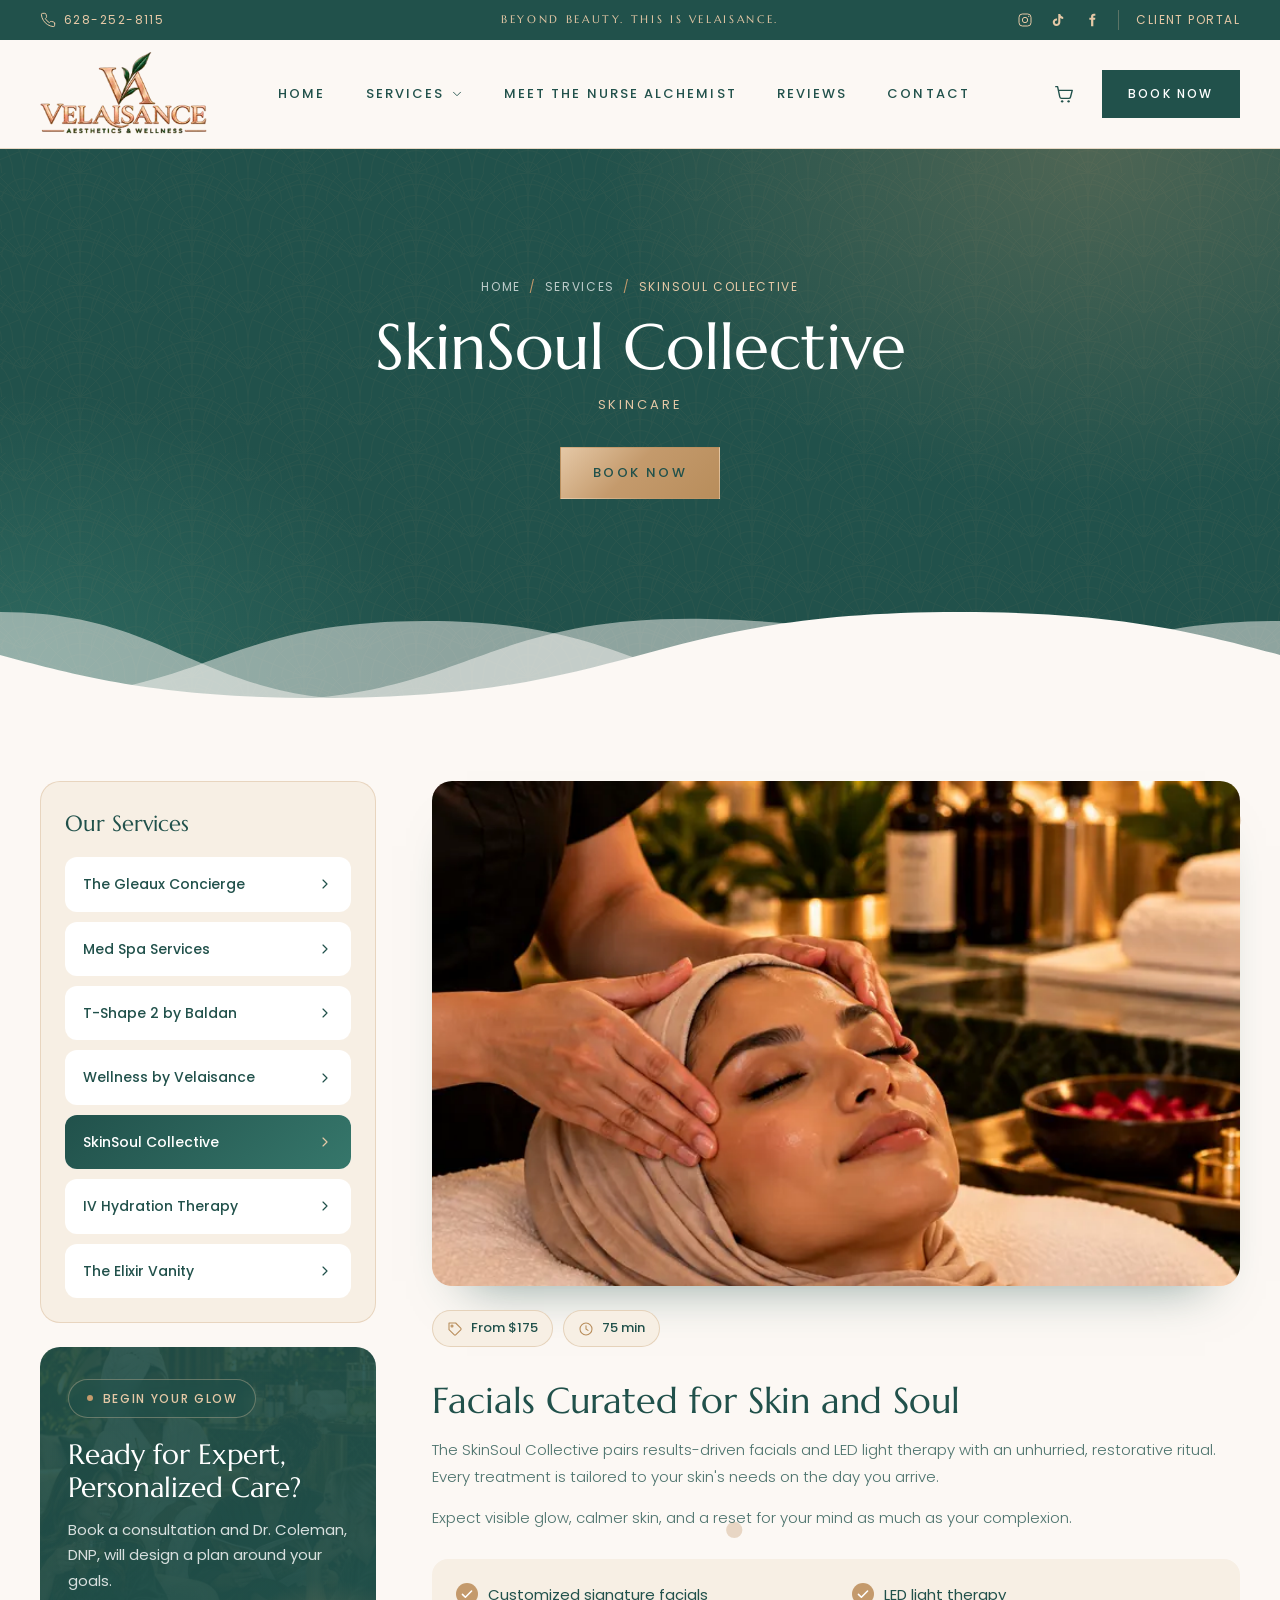
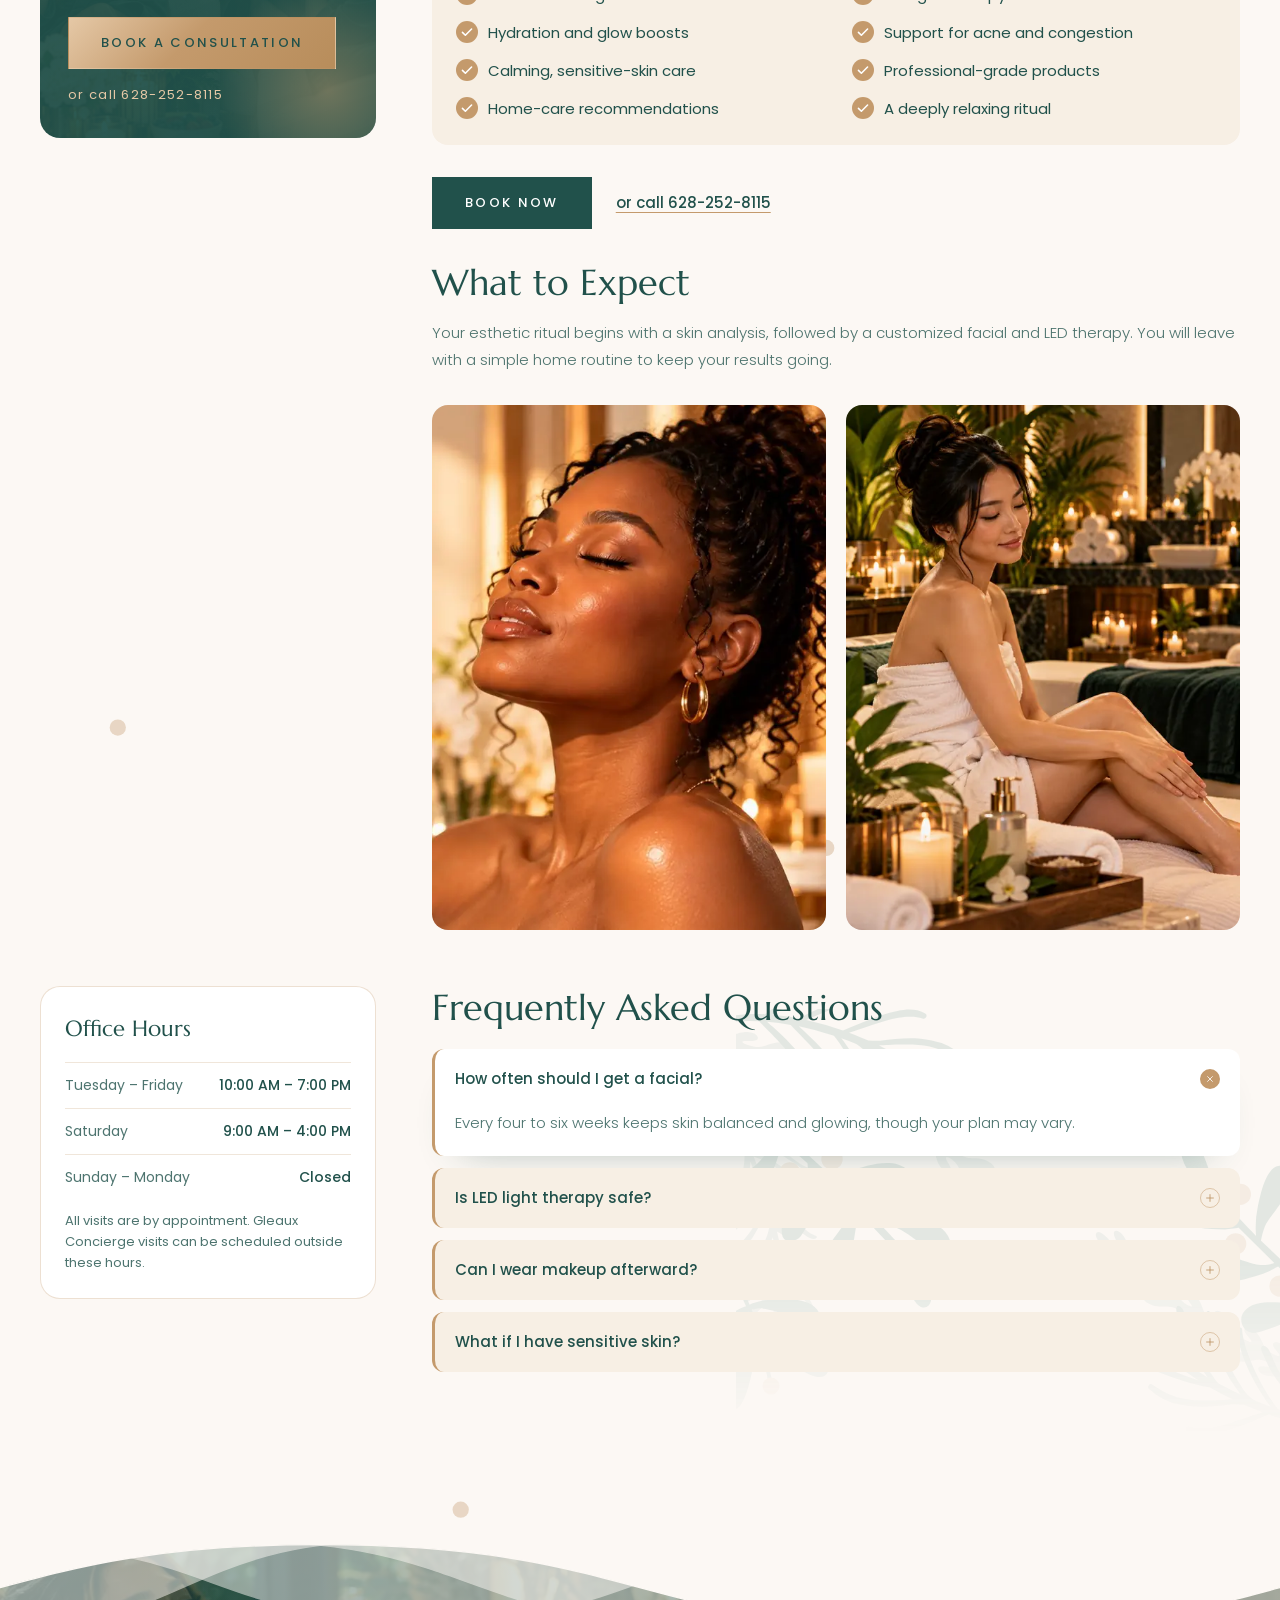
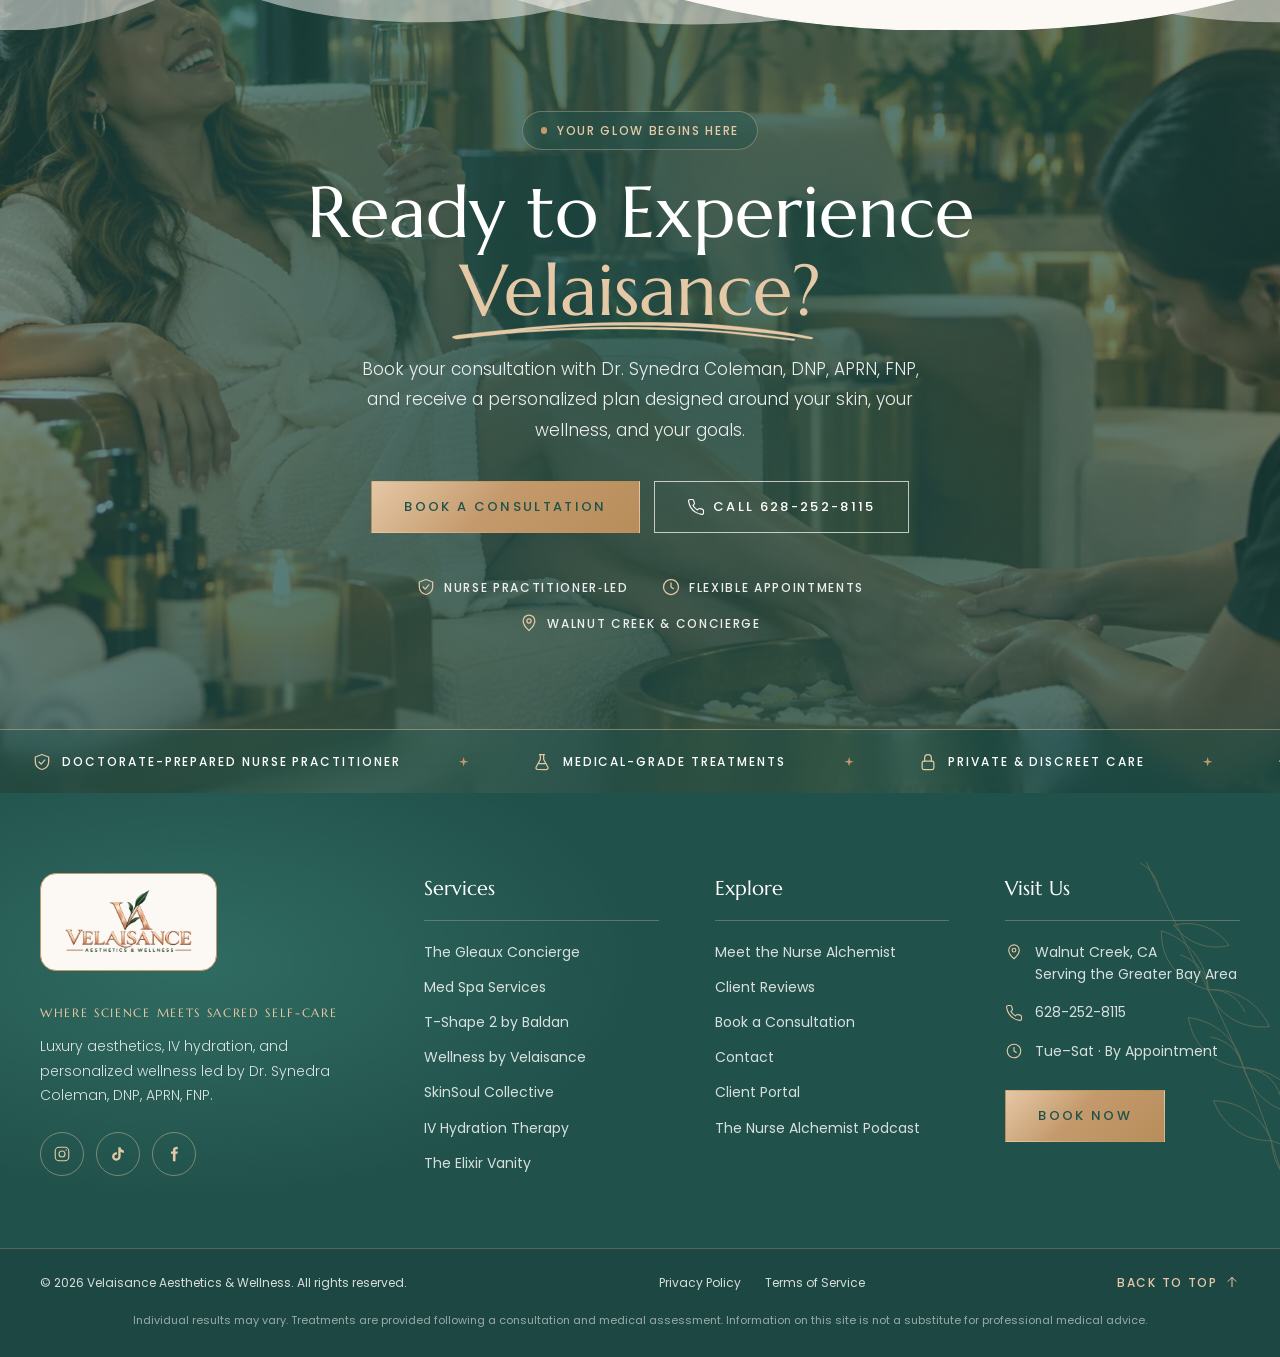
<file: html/service-skinsoul.html>
<!DOCTYPE html>
<html lang="en">
<head>
    <meta charset="UTF-8">
    <meta name="viewport" content="width=device-width, initial-scale=1.0">
    <title>SkinSoul Collective | Velaisance Aesthetics &amp; Wellness | Walnut Creek</title>
    <meta name="description" content="The SkinSoul Collective pairs results-driven facials and LED light therapy with an unhurried, restorative ritual.">
    <link rel="icon" type="image/png" href="../images/brand/velaisance-monogram.png">

    <!-- Link preview card (iMessage, Facebook, LinkedIn, Slack, X).
         Image + URL must be absolute; update the base URL if the site moves to her own domain. -->
    <meta property="og:type" content="website">
    <meta property="og:site_name" content="Velaisance Aesthetics &amp; Wellness">
    <meta property="og:title" content="SkinSoul Collective | Velaisance">
    <meta property="og:description" content="The SkinSoul Collective pairs results-driven facials and LED light therapy with an unhurried, restorative ritual.">
    <meta property="og:url" content="https://mfebres0919.github.io/Velaisance-Aesthetics-Wellness/html/service-skinsoul.html">
    <meta property="og:image" content="https://mfebres0919.github.io/Velaisance-Aesthetics-Wellness/images/brand/velaisance-share-v3.jpg">
    <meta property="og:image:secure_url" content="https://mfebres0919.github.io/Velaisance-Aesthetics-Wellness/images/brand/velaisance-share-v3.jpg">
    <meta property="og:image:type" content="image/jpeg">
    <meta property="og:image:width" content="1200">
    <meta property="og:image:height" content="630">
    <meta property="og:image:alt" content="Velaisance homepage: Where Science Meets Sacred Self-Care">
    <meta name="twitter:card" content="summary_large_image">
    <meta name="twitter:title" content="SkinSoul Collective | Velaisance">
    <meta name="twitter:description" content="The SkinSoul Collective pairs results-driven facials and LED light therapy with an unhurried, restorative ritual.">
    <meta name="twitter:image" content="https://mfebres0919.github.io/Velaisance-Aesthetics-Wellness/images/brand/velaisance-share-v3.jpg">

    <link rel="preload" href="../fonts/marcellus-latin-400-normal.woff2" as="font" type="font/woff2" crossorigin>
    <link rel="preload" href="../fonts/poppins-v24-latin-regular.woff2" as="font" type="font/woff2" crossorigin>

    <link rel="stylesheet" href="../css/global.css">
    <link rel="stylesheet" href="../css/service-details.css">

    <script src="../javascript/vendor/lenis.min.js" defer></script>
    <script src="../javascript/smooth-scroll.js" defer></script>
    <script src="../javascript/global.js" defer></script>
    <script src="../javascript/service-details.js" defer></script>
    <link rel="preload" as="image" href="../images/services/details/skinsoul-main-m.webp" media="(max-width: 767px)" fetchpriority="high">
    <link rel="preload" as="image" href="../images/services/details/skinsoul-main.webp" media="(min-width: 768px)" fetchpriority="high">
</head>
<body>
    <a class="skip-link" href="#main">Skip to content</a>

    <!-- ============ Top Bar ============ -->
    <div class="top-bar" role="region" aria-label="Contact and social links">
        <div class="top-bar__inner container">
            <a class="top-bar__phone" href="tel:+16282528115">
                <svg aria-hidden="true" viewBox="0 0 24 24" width="16" height="16"><path fill="none" stroke="currentColor" stroke-width="1.5" stroke-linecap="round" stroke-linejoin="round" d="M22 16.9v3a2 2 0 0 1-2.2 2 19.8 19.8 0 0 1-8.6-3.1 19.5 19.5 0 0 1-6-6A19.8 19.8 0 0 1 2.1 4.2 2 2 0 0 1 4.1 2h3a2 2 0 0 1 2 1.7c.1 1 .4 1.9.7 2.8a2 2 0 0 1-.5 2.1L8 9.9a16 16 0 0 0 6 6l1.3-1.3a2 2 0 0 1 2.1-.4c.9.3 1.8.6 2.8.7a2 2 0 0 1 1.7 2z"/></svg>
                628-252-8115
            </a>
            <div class="top-bar__messages" aria-live="polite">
                <p class="top-bar__message is-active">Beyond Beauty. This Is Velaisance.</p>
                <p class="top-bar__message"><a href="https://open.spotify.com/show/6z1pku0I9zaEbLr1d9MuW4" target="_blank" rel="noopener">&#10022; Listen to The Nurse Alchemist Podcast on Spotify &rarr;</a></p>
            </div>
            <div class="top-bar__links">
                <a class="top-bar__social" href="https://www.instagram.com/">
                    <svg aria-hidden="true" viewBox="0 0 24 24" width="16" height="16"><rect x="3" y="3" width="18" height="18" rx="5" fill="none" stroke="currentColor" stroke-width="1.5"/><circle cx="12" cy="12" r="4" fill="none" stroke="currentColor" stroke-width="1.5"/><circle cx="17.5" cy="6.5" r="1" fill="currentColor"/></svg>
                <span class="visually-hidden">Velaisance on Instagram</span></a>
                <a class="top-bar__social" href="https://www.tiktok.com/">
                    <svg aria-hidden="true" viewBox="0 0 24 24" width="16" height="16"><path fill="currentColor" d="M16.6 5.8A4.3 4.3 0 0 1 15.5 3h-3.1v12.4a2.6 2.6 0 1 1-2.6-2.6c.3 0 .5 0 .8.1V9.7a5.7 5.7 0 1 0 4.9 5.7V9.1a7.3 7.3 0 0 0 4.3 1.4V7.4a4.3 4.3 0 0 1-3.2-1.6z"/></svg>
                <span class="visually-hidden">Velaisance on TikTok</span></a>
                <a class="top-bar__social" href="https://www.facebook.com/">
                    <svg aria-hidden="true" viewBox="0 0 24 24" width="16" height="16"><path fill="currentColor" d="M14 8.5V6.8c0-.8.2-1.3 1.4-1.3H17V2.6a21 21 0 0 0-2.4-.1C12.2 2.5 10.6 4 10.6 6.6v1.9H8v3.2h2.6V21.5H14v-9.8h2.6l.4-3.2z"/></svg>
                <span class="visually-hidden">Velaisance on Facebook</span></a>
                <a class="top-bar__portal" href="../index.html#client-portal">Client Portal</a>
            </div>
        </div>
    </div>

    <!-- ============ Header / Navigation ============ -->
    <header class="site-header" id="site-header">
        <div class="site-header__inner container">
            <a class="site-header__logo" href="../index.html">
                <picture>
                    <source srcset="../images/brand/velaisance-logo-header-m.webp 240w, ../images/brand/velaisance-logo-header.webp 400w" sizes="(min-width: 1100px) 10.5rem, 8rem" type="image/webp">
                    <img src="../images/brand/velaisance-logo-header.png" srcset="../images/brand/velaisance-logo-header-m.png 240w, ../images/brand/velaisance-logo-header.png 400w" sizes="(min-width: 1100px) 10.5rem, 8rem" alt="Velaisance Aesthetics &amp; Wellness" width="400" height="202" decoding="async" fetchpriority="high">
                </picture>
            <span class="visually-hidden">Velaisance Aesthetics &amp; Wellness home</span></a>

            <nav class="site-nav" id="site-nav" aria-label="Main" data-lenis-prevent>
                <ul class="site-nav__list">
                    <li><a class="site-nav__link" href="../index.html#hero" data-section="hero">Home</a></li>
                    <li class="site-nav__item--dropdown">
                        <button class="site-nav__link site-nav__toggle is-current" type="button" data-section="services" aria-expanded="false" aria-controls="services-menu">
                            Services
                            <svg aria-hidden="true" viewBox="0 0 24 24" width="14" height="14"><path fill="none" stroke="currentColor" stroke-width="1.5" stroke-linecap="round" stroke-linejoin="round" d="m6 9 6 6 6-6"/></svg>
                        </button>
                        <ul class="site-nav__dropdown" id="services-menu">
                            <li><a href="service-gleaux-concierge.html">The Gleaux Concierge</a></li>
                            <li><a href="service-med-spa.html">Med Spa Services</a></li>
                            <li><a href="service-t-shape-2.html">T-Shape 2 by Baldan</a></li>
                            <li><a href="service-wellness.html">Wellness by Velaisance</a></li>
                            <li><a href="service-skinsoul.html">SkinSoul Collective</a></li>
                            <li><a href="service-iv-hydration.html">IV Hydration Therapy</a></li>
                            <li><a href="service-elixir-vanity.html">The Elixir Vanity</a></li>
                        </ul>
                    </li>
                    <li><a class="site-nav__link" href="about.html" data-section="about">Meet the Nurse Alchemist</a></li>
                    <li><a class="site-nav__link" href="reviews.html" data-section="reviews">Reviews</a></li>
                    <li><a class="site-nav__link" href="contact.html" data-section="contact">Contact</a></li>
                </ul>
                <div class="site-nav__mobile-extras">
                    <a class="button button--emerald" href="https://book.prospyrmed.com/4cce81ef-f2c5-4e11-8446-f26833523e22/select-service?workspaceId=25875597-275b-4d12-b427-3f18097b015f&amp;locationId=57bc5251-1073-4fe5-9a47-7d9fa82c98e7" target="_blank" rel="noopener" data-booking>Book a Consultation</a>
                    <a class="site-nav__mobile-phone" href="tel:+16282528115">Call 628-252-8115</a>
                </div>
            </nav>

            <div class="site-header__actions">
                <a class="site-header__icon" href="shop.html">
                    <svg aria-hidden="true" viewBox="0 0 24 24" width="22" height="22"><path fill="none" stroke="currentColor" stroke-width="1.5" stroke-linecap="round" stroke-linejoin="round" d="M3 4h2l2.4 11.2a2 2 0 0 0 2 1.6h7.7a2 2 0 0 0 2-1.5L21 8H6.2"/><circle cx="10" cy="20" r="1.3" fill="currentColor"/><circle cx="17" cy="20" r="1.3" fill="currentColor"/></svg>
                <span class="visually-hidden">Shop The Elixir Vanity</span></a>
                <a class="button button--emerald site-header__book" href="https://book.prospyrmed.com/4cce81ef-f2c5-4e11-8446-f26833523e22/select-service?workspaceId=25875597-275b-4d12-b427-3f18097b015f&amp;locationId=57bc5251-1073-4fe5-9a47-7d9fa82c98e7" target="_blank" rel="noopener" data-booking>Book Now</a>
                <button class="site-header__menu-toggle" type="button" aria-expanded="false" aria-controls="site-nav" aria-label="Open menu">
                    <span></span><span></span><span></span>
                </button>
            </div>
        </div>
    </header>

    <main id="main">
        <!-- ============ Page banner ============ -->
        <section class="page-banner" aria-labelledby="sd-title">
            <div class="container page-banner__inner">
                <nav class="page-crumbs" aria-label="Breadcrumb">
                    <ol>
                        <li><a href="../index.html">Home</a></li>
                        <li><a href="../index.html#services">Services</a></li>
                        <li aria-current="page">SkinSoul Collective</li>
                    </ol>
                </nav>
                <h1 class="page-banner__title" id="sd-title">SkinSoul Collective</h1>
                <p class="page-banner__tag">Skincare</p>
                <div class="page-banner__cta">
                    <a class="button button--primary" href="https://book.prospyrmed.com/4cce81ef-f2c5-4e11-8446-f26833523e22/select-service?workspaceId=25875597-275b-4d12-b427-3f18097b015f&amp;locationId=57bc5251-1073-4fe5-9a47-7d9fa82c98e7" target="_blank" rel="noopener" data-booking>Book Now<span class="visually-hidden">: SkinSoul Collective</span></a>
                </div>
            </div>
            <div class="section-divider section-divider--banner" aria-hidden="true">
                <svg viewBox="0 0 1000 100" preserveAspectRatio="none" width="1000" height="100"><g fill="currentColor"><path d="M0 1v99c134.3 0 153.7-99 296-99H0Z" opacity=".5"/><path d="M1000 4v86C833.3 90 833.3 3.6 666.7 3.6S500 90 333.3 90 166.7 4 0 4h1000Z" opacity=".5"/><path d="M617 1v86C372 119 384 1 196 1h421Z" opacity=".5"/><path d="M1000 0H0v52C62.5 28 125 4 250 4c250 0 250 96 500 96 125 0 187.5-24 250-48V0Z"/></g></svg>
            </div>
        </section>

        <!-- ============ Service details: services list left, details right ============ -->
        <section class="sd">
            <span class="sd__bouquet" aria-hidden="true"></span>
            <span class="particles particles--gold" aria-hidden="true"></span>
            <div class="container sd__inner">
                <!-- Each row pins its own side column, so the two never overlap -->
                <div class="sd__row">
                <div class="sd-aside">
                    <nav class="sd-nav" aria-label="All services">
                        <p class="sd-nav__title">Our Services</p>
                        <ul class="sd-nav__list">
                        <li><a class="sd-nav__link" href="service-gleaux-concierge.html">The Gleaux Concierge<svg aria-hidden="true" viewBox="0 0 24 24" width="16" height="16"><path d="m9 6 6 6-6 6"/></svg></a></li>
                        <li><a class="sd-nav__link" href="service-med-spa.html">Med Spa Services<svg aria-hidden="true" viewBox="0 0 24 24" width="16" height="16"><path d="m9 6 6 6-6 6"/></svg></a></li>
                        <li><a class="sd-nav__link" href="service-t-shape-2.html">T-Shape 2 by Baldan<svg aria-hidden="true" viewBox="0 0 24 24" width="16" height="16"><path d="m9 6 6 6-6 6"/></svg></a></li>
                        <li><a class="sd-nav__link" href="service-wellness.html">Wellness by Velaisance<svg aria-hidden="true" viewBox="0 0 24 24" width="16" height="16"><path d="m9 6 6 6-6 6"/></svg></a></li>
                        <li><a class="sd-nav__link is-current" href="service-skinsoul.html" aria-current="page">SkinSoul Collective<svg aria-hidden="true" viewBox="0 0 24 24" width="16" height="16"><path d="m9 6 6 6-6 6"/></svg></a></li>
                        <li><a class="sd-nav__link" href="service-iv-hydration.html">IV Hydration Therapy<svg aria-hidden="true" viewBox="0 0 24 24" width="16" height="16"><path d="m9 6 6 6-6 6"/></svg></a></li>
                        <li><a class="sd-nav__link" href="service-elixir-vanity.html">The Elixir Vanity<svg aria-hidden="true" viewBox="0 0 24 24" width="16" height="16"><path d="m9 6 6 6-6 6"/></svg></a></li>
                        </ul>
                    </nav>

                    <div class="sd-book">
                        <span class="sd-book__glow" aria-hidden="true"></span>
                        <p class="badge"><span class="badge__dot" aria-hidden="true"></span>Begin Your Glow</p>
                        <h2 class="sd-book__title">Ready for Expert, Personalized Care?</h2>
                        <p class="sd-book__text">Book a consultation and Dr. Coleman, DNP, will design a plan around your goals.</p>
                        <a class="button button--primary" href="https://book.prospyrmed.com/4cce81ef-f2c5-4e11-8446-f26833523e22/select-service?workspaceId=25875597-275b-4d12-b427-3f18097b015f&amp;locationId=57bc5251-1073-4fe5-9a47-7d9fa82c98e7" target="_blank" rel="noopener" data-booking>Book a Consultation</a>
                        <a class="sd-book__phone" href="tel:+16282528115">or call 628-252-8115</a>
                    </div>
                </div>

                <article class="sd-main">
                    <div class="sd-main__photo">
                        <picture>
                            <source srcset="../images/services/details/skinsoul-main-m.webp 480w, ../images/services/details/skinsoul-main.webp 720w" sizes="(min-width: 1100px) 46rem, 92vw" type="image/webp">
                            <img src="../images/services/details/skinsoul-main.jpg" srcset="../images/services/details/skinsoul-main-m.jpg 480w, ../images/services/details/skinsoul-main.jpg 720w" sizes="(min-width: 1100px) 46rem, 92vw" alt="SkinSoul Collective at Velaisance Aesthetics &amp; Wellness" width="720" height="450" fetchpriority="high">
                        </picture>
                    </div>

                    <ul class="sd-meta">
                        <li><svg aria-hidden="true" viewBox="0 0 24 24" width="16" height="16"><path d="M20.6 13.4 13.4 20.6a2 2 0 0 1-2.8 0L3 13V3h10l7.6 7.6a2 2 0 0 1 0 2.8z"/><circle cx="7.5" cy="7.5" r="1.5"/></svg>From $175</li>
                        <li><svg aria-hidden="true" viewBox="0 0 24 24" width="16" height="16"><circle cx="12" cy="12" r="9"/><path d="M12 7v5l3 2"/></svg>75 min</li>
                    </ul>

                    <h2 class="sd-main__title">Facials Curated for Skin and Soul</h2>
                    <div class="sd-main__text">
                        <p>The SkinSoul Collective pairs results-driven facials and LED light therapy with an unhurried, restorative ritual. Every treatment is tailored to your skin's needs on the day you arrive.</p>
                        <p>Expect visible glow, calmer skin, and a reset for your mind as much as your complexion.</p>
                    </div>

                    <ul class="sd-checks">
                            <li><svg aria-hidden="true" viewBox="0 0 24 24" width="18" height="18"><path d="m5 12.5 4.5 4.5L19 7.5"/></svg><span>Customized signature facials</span></li>
                            <li><svg aria-hidden="true" viewBox="0 0 24 24" width="18" height="18"><path d="m5 12.5 4.5 4.5L19 7.5"/></svg><span>LED light therapy</span></li>
                            <li><svg aria-hidden="true" viewBox="0 0 24 24" width="18" height="18"><path d="m5 12.5 4.5 4.5L19 7.5"/></svg><span>Hydration and glow boosts</span></li>
                            <li><svg aria-hidden="true" viewBox="0 0 24 24" width="18" height="18"><path d="m5 12.5 4.5 4.5L19 7.5"/></svg><span>Support for acne and congestion</span></li>
                            <li><svg aria-hidden="true" viewBox="0 0 24 24" width="18" height="18"><path d="m5 12.5 4.5 4.5L19 7.5"/></svg><span>Calming, sensitive-skin care</span></li>
                            <li><svg aria-hidden="true" viewBox="0 0 24 24" width="18" height="18"><path d="m5 12.5 4.5 4.5L19 7.5"/></svg><span>Professional-grade products</span></li>
                            <li><svg aria-hidden="true" viewBox="0 0 24 24" width="18" height="18"><path d="m5 12.5 4.5 4.5L19 7.5"/></svg><span>Home-care recommendations</span></li>
                            <li><svg aria-hidden="true" viewBox="0 0 24 24" width="18" height="18"><path d="m5 12.5 4.5 4.5L19 7.5"/></svg><span>A deeply relaxing ritual</span></li>
                    </ul>

                    <div class="sd-cta">
                        <a class="button button--emerald" href="https://book.prospyrmed.com/4cce81ef-f2c5-4e11-8446-f26833523e22/select-service?workspaceId=25875597-275b-4d12-b427-3f18097b015f&amp;locationId=57bc5251-1073-4fe5-9a47-7d9fa82c98e7" target="_blank" rel="noopener" data-booking>Book Now<span class="visually-hidden">: SkinSoul Collective</span></a>
                        <a class="sd-cta__phone" href="tel:+16282528115">or call 628-252-8115</a>
                    </div>

                    <h2 class="sd-main__title">What to Expect</h2>
                    <div class="sd-main__text">
                        <p>Your esthetic ritual begins with a skin analysis, followed by a customized facial and LED therapy. You will leave with a simple home routine to keep your results going.</p>
                    </div>

                    <div class="sd-photos">
                        <div class="sd-photos__item">
                            <picture>
                            <source srcset="../images/services/details/detail-glow.webp" type="image/webp">
                            <img src="../images/services/details/detail-glow.jpg" alt="A client relaxing after a treatment" width="560" height="747" loading="lazy" decoding="async">
                        </picture>
                        </div>
                        <div class="sd-photos__item">
                            <picture>
                            <source srcset="../images/services/details/detail-skinsoul.webp" type="image/webp">
                            <img src="../images/services/details/detail-skinsoul.jpg" alt="A guest in a towel relaxing in the spa lounge" width="560" height="747" loading="lazy" decoding="async">
                        </picture>
                        </div>
                    </div>
                </article>
                </div>

                <div class="sd__row">
                <!-- PLACEHOLDER hours: confirm with client (footer says Tue–Sat, by appointment) -->
                <aside class="sd-hours" aria-label="Office hours">
                    <p class="sd-nav__title">Office Hours</p>
                    <dl class="sd-hours__list">
                        <div><dt>Tuesday – Friday</dt><dd>10:00 AM – 7:00 PM</dd></div>
                        <div><dt>Saturday</dt><dd>9:00 AM – 4:00 PM</dd></div>
                        <div><dt>Sunday – Monday</dt><dd>Closed</dd></div>
                    </dl>
                    <p class="sd-hours__note">All visits are by appointment. Gleaux Concierge visits can be scheduled outside these hours.</p>
                </aside>

                <div class="faq" aria-labelledby="faq-title">
                    <h2 class="sd-main__title" id="faq-title">Frequently Asked Questions</h2>
                    <div class="faq__list">
                            <details class="faq__item" open>
                                <summary class="faq__question">How often should I get a facial?<svg class="faq__icon" aria-hidden="true" viewBox="0 0 24 24" width="20" height="20"><path d="M12 5v14M5 12h14"/></svg></summary>
                                <div class="faq__answer"><p>Every four to six weeks keeps skin balanced and glowing, though your plan may vary.</p></div>
                            </details>
                            <details class="faq__item">
                                <summary class="faq__question">Is LED light therapy safe?<svg class="faq__icon" aria-hidden="true" viewBox="0 0 24 24" width="20" height="20"><path d="M12 5v14M5 12h14"/></svg></summary>
                                <div class="faq__answer"><p>Yes. LED therapy is gentle, non-invasive, and suitable for most skin types.</p></div>
                            </details>
                            <details class="faq__item">
                                <summary class="faq__question">Can I wear makeup afterward?<svg class="faq__icon" aria-hidden="true" viewBox="0 0 24 24" width="20" height="20"><path d="M12 5v14M5 12h14"/></svg></summary>
                                <div class="faq__answer"><p>We recommend letting your skin breathe for the rest of the day for the best results.</p></div>
                            </details>
                            <details class="faq__item">
                                <summary class="faq__question">What if I have sensitive skin?<svg class="faq__icon" aria-hidden="true" viewBox="0 0 24 24" width="20" height="20"><path d="M12 5v14M5 12h14"/></svg></summary>
                                <div class="faq__answer"><p>Every facial is customized, and sensitive skin receives gentle, calming products and techniques.</p></div>
                            </details>
                    </div>
                </div>
                </div>
            </div>
        </section>

        <!-- ============ Final CTA ============ -->
        <section class="final-cta" id="consultation" aria-labelledby="final-cta-title">
            <div class="section-divider section-divider--cta" aria-hidden="true">
                <svg viewBox="0 0 1000 100" preserveAspectRatio="none" width="1000" height="100"><g fill="currentColor"><path d="M0 1v99c134.3 0 153.7-99 296-99H0Z" opacity=".5"/><path d="M1000 4v86C833.3 90 833.3 3.6 666.7 3.6S500 90 333.3 90 166.7 4 0 4h1000Z" opacity=".5"/><path d="M617 1v86C372 119 384 1 196 1h421Z" opacity=".5"/><path d="M1000 0H0v52C62.5 28 125 4 250 4c250 0 250 96 500 96 125 0 187.5-24 250-48V0Z"/></g></svg>
            </div>

            <picture class="final-cta__bg" aria-hidden="true">
                <source media="(max-width: 767px)" srcset="../images/cta/cta-spa-suite-m.webp" type="image/webp">
                <source media="(max-width: 767px)" srcset="../images/cta/cta-spa-suite-m.jpg" type="image/jpeg">
                <source srcset="../images/cta/cta-spa-suite.webp" type="image/webp">
                <img src="../images/cta/cta-spa-suite.jpg" alt="" width="1600" height="831" loading="lazy" decoding="async">
            </picture>

            <div class="final-cta__content container">
                <p class="badge"><span class="badge__dot" aria-hidden="true"></span>Your Glow Begins Here</p>
                <h2 class="final-cta__title" id="final-cta-title">Ready to Experience <em><span class="ink-mark">Velaisance?<svg class="ink-mark__line" aria-hidden="true" viewBox="0 0 1307 149" preserveAspectRatio="none"><path d="M1232.64 147.79c-122.42-33.96-245.78-65.88-372.4-79.2-274.79-29.65-555.3-4.58-746.71 43.64-28.03 6.61-55.36 16.42-83.92 20.67-6.94.18-15.27 7.93-19.91-.69-42.09-23.59 65.41-40.33 78.74-44.91 68.94-15.05 137.48-31.87 206.46-46.69 299.76-62.63 616.52-55.76 908.24 41.3 33.91 11.72 67.19 25.44 100.14 39.51 8.53 5.83.48 17.83-8.87 13.35-82.09-35.61-171.3-51.43-258.47-69.75-258.76-50.22-528.02-56-785.62 4.13 245.24-37 497.97-41.22 742.29 4.51 70.81 12.09 168.26 39.24 244.02 59.66 9.1 2.46 5.53 17.17-3.99 14.47Z"/></svg></span></em></h2>
                <p class="final-cta__text">
                    Book your consultation with Dr.&nbsp;Synedra Coleman, DNP, APRN, FNP, and receive a personalized plan designed around your skin,
                    your wellness, and your goals.
                </p>

                <div class="final-cta__actions">
                    <a class="button button--primary button--bounce" href="https://book.prospyrmed.com/4cce81ef-f2c5-4e11-8446-f26833523e22/select-service?workspaceId=25875597-275b-4d12-b427-3f18097b015f&amp;locationId=57bc5251-1073-4fe5-9a47-7d9fa82c98e7" target="_blank" rel="noopener" data-booking>Book a Consultation</a>
                    <a class="button button--ghost" href="tel:+16282528115">
                        <svg aria-hidden="true" viewBox="0 0 24 24" width="18" height="18"><path d="M22 16.9v3a2 2 0 0 1-2.2 2 19.8 19.8 0 0 1-8.6-3.1 19.5 19.5 0 0 1-6-6A19.8 19.8 0 0 1 2.1 4.2 2 2 0 0 1 4.1 2h3a2 2 0 0 1 2 1.7c.1 1 .4 1.9.7 2.8a2 2 0 0 1-.5 2.1L8 9.9a16 16 0 0 0 6 6l1.3-1.3a2 2 0 0 1 2.1-.4c.9.3 1.8.6 2.8.7a2 2 0 0 1 1.7 2z"/></svg>
                        Call 628-252-8115
                    </a>
                </div>

                <ul class="final-cta__points">
                    <li>
                        <svg aria-hidden="true" viewBox="0 0 24 24" width="20" height="20"><path d="M12 3 4 6v6c0 4.5 3.4 8.3 8 9 4.6-.7 8-4.5 8-9V6z"/><path d="m8.5 12 2.5 2.5 4.5-5"/></svg>
                        Nurse Practitioner&#8209;Led
                    </li>
                    <li>
                        <svg aria-hidden="true" viewBox="0 0 24 24" width="20" height="20"><circle cx="12" cy="12" r="9"/><path d="M12 7v5l3 2"/></svg>
                        Flexible Appointments
                    </li>
                    <li>
                        <svg aria-hidden="true" viewBox="0 0 24 24" width="20" height="20"><path d="M12 21s-7-6.2-7-11.5a7 7 0 0 1 14 0C19 14.8 12 21 12 21z"/><circle cx="12" cy="9.5" r="2.5"/></svg>
                        Walnut Creek &amp; Concierge
                    </li>
                </ul>
            </div>
            <div class="trust-ribbon" aria-label="Why clients trust Velaisance">
                <div class="trust-ribbon__track">
                    <ul class="trust-ribbon__list">
                        <li><svg aria-hidden="true" viewBox="0 0 24 24" width="20" height="20"><path d="M12 3 4 6v6c0 4.5 3.4 8.3 8 9 4.6-.7 8-4.5 8-9V6z"/><path d="m8.5 12 2.5 2.5 4.5-5"/></svg>Doctorate-Prepared Nurse Practitioner</li>
                        <li><svg aria-hidden="true" viewBox="0 0 24 24" width="20" height="20"><path d="M9 3h6M10 3v6l-5 9a2 2 0 0 0 1.7 3h10.6a2 2 0 0 0 1.7-3l-5-9V3M7.5 14h9"/></svg>Medical-Grade Treatments</li>
                        <li><svg aria-hidden="true" viewBox="0 0 24 24" width="20" height="20"><rect x="5" y="11" width="14" height="10" rx="2"/><path d="M8 11V7a4 4 0 0 1 8 0v4"/></svg>Private &amp; Discreet Care</li>
                        <li><svg aria-hidden="true" viewBox="0 0 24 24" width="20" height="20"><path d="M12 3c.4 4 2.3 6.6 6.5 7.5v.8c-4.2.9-6.1 3.5-6.5 7.5h-.8c-.4-4-2.3-6.6-6.5-7.5v-.8C8.9 9.6 10.8 7 11.2 3z"/></svg>Personalized Treatment Plans</li>
                        <li><svg aria-hidden="true" viewBox="0 0 24 24" width="20" height="20"><path d="m12 2 2.9 6.9 7.1.6-5.4 4.7 1.6 7L12 17.5 5.8 21.2l1.6-7L2 9.5l7.1-.6z"/></svg>5-Star Client Experience</li>
                        <li><svg aria-hidden="true" viewBox="0 0 24 24" width="20" height="20"><path d="M3 11 12 4l9 7"/><path d="M5 10v10h14V10"/></svg>Concierge Home Visits</li>
                        <li><svg aria-hidden="true" viewBox="0 0 24 24" width="20" height="20"><path d="M12 21s-7-6.2-7-11.5a7 7 0 0 1 14 0C19 14.8 12 21 12 21z"/><circle cx="12" cy="9.5" r="2.5"/></svg>Serving the Greater Bay Area</li>
                    </ul>
                    <ul class="trust-ribbon__list" aria-hidden="true">
                        <li><svg aria-hidden="true" viewBox="0 0 24 24" width="20" height="20"><path d="M12 3 4 6v6c0 4.5 3.4 8.3 8 9 4.6-.7 8-4.5 8-9V6z"/><path d="m8.5 12 2.5 2.5 4.5-5"/></svg>Doctorate-Prepared Nurse Practitioner</li>
                        <li><svg aria-hidden="true" viewBox="0 0 24 24" width="20" height="20"><path d="M9 3h6M10 3v6l-5 9a2 2 0 0 0 1.7 3h10.6a2 2 0 0 0 1.7-3l-5-9V3M7.5 14h9"/></svg>Medical-Grade Treatments</li>
                        <li><svg aria-hidden="true" viewBox="0 0 24 24" width="20" height="20"><rect x="5" y="11" width="14" height="10" rx="2"/><path d="M8 11V7a4 4 0 0 1 8 0v4"/></svg>Private &amp; Discreet Care</li>
                        <li><svg aria-hidden="true" viewBox="0 0 24 24" width="20" height="20"><path d="M12 3c.4 4 2.3 6.6 6.5 7.5v.8c-4.2.9-6.1 3.5-6.5 7.5h-.8c-.4-4-2.3-6.6-6.5-7.5v-.8C8.9 9.6 10.8 7 11.2 3z"/></svg>Personalized Treatment Plans</li>
                        <li><svg aria-hidden="true" viewBox="0 0 24 24" width="20" height="20"><path d="m12 2 2.9 6.9 7.1.6-5.4 4.7 1.6 7L12 17.5 5.8 21.2l1.6-7L2 9.5l7.1-.6z"/></svg>5-Star Client Experience</li>
                        <li><svg aria-hidden="true" viewBox="0 0 24 24" width="20" height="20"><path d="M3 11 12 4l9 7"/><path d="M5 10v10h14V10"/></svg>Concierge Home Visits</li>
                        <li><svg aria-hidden="true" viewBox="0 0 24 24" width="20" height="20"><path d="M12 21s-7-6.2-7-11.5a7 7 0 0 1 14 0C19 14.8 12 21 12 21z"/><circle cx="12" cy="9.5" r="2.5"/></svg>Serving the Greater Bay Area</li>
                    </ul>
                    <ul class="trust-ribbon__list" aria-hidden="true">
                        <li><svg aria-hidden="true" viewBox="0 0 24 24" width="20" height="20"><path d="M12 3 4 6v6c0 4.5 3.4 8.3 8 9 4.6-.7 8-4.5 8-9V6z"/><path d="m8.5 12 2.5 2.5 4.5-5"/></svg>Doctorate-Prepared Nurse Practitioner</li>
                        <li><svg aria-hidden="true" viewBox="0 0 24 24" width="20" height="20"><path d="M9 3h6M10 3v6l-5 9a2 2 0 0 0 1.7 3h10.6a2 2 0 0 0 1.7-3l-5-9V3M7.5 14h9"/></svg>Medical-Grade Treatments</li>
                        <li><svg aria-hidden="true" viewBox="0 0 24 24" width="20" height="20"><rect x="5" y="11" width="14" height="10" rx="2"/><path d="M8 11V7a4 4 0 0 1 8 0v4"/></svg>Private &amp; Discreet Care</li>
                        <li><svg aria-hidden="true" viewBox="0 0 24 24" width="20" height="20"><path d="M12 3c.4 4 2.3 6.6 6.5 7.5v.8c-4.2.9-6.1 3.5-6.5 7.5h-.8c-.4-4-2.3-6.6-6.5-7.5v-.8C8.9 9.6 10.8 7 11.2 3z"/></svg>Personalized Treatment Plans</li>
                        <li><svg aria-hidden="true" viewBox="0 0 24 24" width="20" height="20"><path d="m12 2 2.9 6.9 7.1.6-5.4 4.7 1.6 7L12 17.5 5.8 21.2l1.6-7L2 9.5l7.1-.6z"/></svg>5-Star Client Experience</li>
                        <li><svg aria-hidden="true" viewBox="0 0 24 24" width="20" height="20"><path d="M3 11 12 4l9 7"/><path d="M5 10v10h14V10"/></svg>Concierge Home Visits</li>
                        <li><svg aria-hidden="true" viewBox="0 0 24 24" width="20" height="20"><path d="M12 21s-7-6.2-7-11.5a7 7 0 0 1 14 0C19 14.8 12 21 12 21z"/><circle cx="12" cy="9.5" r="2.5"/></svg>Serving the Greater Bay Area</li>
                    </ul>
                </div>
            </div>
        </section>

    </main>

    <!-- ============ Footer ============ -->
    <footer class="site-footer">

        <div class="site-footer__inner container">
            <div class="site-footer__brand">
                <a class="site-footer__logo" href="../index.html">
                    <picture>
                        <source srcset="../images/brand/velaisance-logo.webp" type="image/webp">
                        <img src="../images/brand/velaisance-logo.png" alt="Velaisance Aesthetics &amp; Wellness" width="360" height="182" loading="lazy" decoding="async">
                    </picture>
                <span class="visually-hidden">Velaisance Aesthetics &amp; Wellness home</span></a>
                <p class="site-footer__tagline">Where Science Meets Sacred Self-Care</p>
                <p class="site-footer__about">
                    Luxury aesthetics, IV hydration, and personalized wellness led by Dr.&nbsp;Synedra Coleman, DNP, APRN, FNP.
                </p>
                <ul class="site-footer__social" aria-label="Social media">
                    <li><a href="https://www.instagram.com/"><svg aria-hidden="true" viewBox="0 0 24 24" width="18" height="18"><rect x="3" y="3" width="18" height="18" rx="5" fill="none" stroke="currentColor" stroke-width="1.5"/><circle cx="12" cy="12" r="4" fill="none" stroke="currentColor" stroke-width="1.5"/><circle cx="17.5" cy="6.5" r="1" fill="currentColor"/></svg><span class="visually-hidden">Velaisance on Instagram</span></a></li>
                    <li><a href="https://www.tiktok.com/"><svg aria-hidden="true" viewBox="0 0 24 24" width="18" height="18"><path fill="currentColor" d="M16.6 5.8A4.3 4.3 0 0 1 15.5 3h-3.1v12.4a2.6 2.6 0 1 1-2.6-2.6c.3 0 .5 0 .8.1V9.7a5.7 5.7 0 1 0 4.9 5.7V9.1a7.3 7.3 0 0 0 4.3 1.4V7.4a4.3 4.3 0 0 1-3.2-1.6z"/></svg><span class="visually-hidden">Velaisance on TikTok</span></a></li>
                    <li><a href="https://www.facebook.com/"><svg aria-hidden="true" viewBox="0 0 24 24" width="18" height="18"><path fill="currentColor" d="M14 8.5V6.8c0-.8.2-1.3 1.4-1.3H17V2.6a21 21 0 0 0-2.4-.1C12.2 2.5 10.6 4 10.6 6.6v1.9H8v3.2h2.6V21.5H14v-9.8h2.6l.4-3.2z"/></svg><span class="visually-hidden">Velaisance on Facebook</span></a></li>
                </ul>
            </div>

            <nav class="site-footer__col" aria-label="Services">
                <h2 class="site-footer__heading">Services</h2>
                <ul class="site-footer__links">
                    <li><a href="service-gleaux-concierge.html">The Gleaux Concierge</a></li>
                    <li><a href="service-med-spa.html">Med Spa Services</a></li>
                            <li><a href="service-t-shape-2.html">T-Shape 2 by Baldan</a></li>
                    <li><a href="service-wellness.html">Wellness by Velaisance</a></li>
                    <li><a href="service-skinsoul.html">SkinSoul Collective</a></li>
                    <li><a href="service-iv-hydration.html">IV Hydration Therapy</a></li>
                    <li><a href="service-elixir-vanity.html">The Elixir Vanity</a></li>
                </ul>
            </nav>

            <nav class="site-footer__col" aria-label="Explore">
                <h2 class="site-footer__heading">Explore</h2>
                <ul class="site-footer__links">
                    <li><a href="about.html">Meet the Nurse Alchemist</a></li>
                    <li><a href="reviews.html">Client Reviews</a></li>
                    <li><a href="https://book.prospyrmed.com/4cce81ef-f2c5-4e11-8446-f26833523e22/select-service?workspaceId=25875597-275b-4d12-b427-3f18097b015f&amp;locationId=57bc5251-1073-4fe5-9a47-7d9fa82c98e7" target="_blank" rel="noopener" data-booking>Book a Consultation</a></li>
                    <li><a href="contact.html">Contact</a></li>
                    <li><a href="../index.html#client-portal">Client Portal</a></li>
                    <li><a href="https://open.spotify.com/show/6z1pku0I9zaEbLr1d9MuW4" target="_blank" rel="noopener">The Nurse Alchemist Podcast</a></li>
                </ul>
            </nav>

            <div class="site-footer__col">
                <h2 class="site-footer__heading">Visit Us</h2>
                <ul class="site-footer__contact">
                    <li>
                        <svg aria-hidden="true" viewBox="0 0 24 24" width="18" height="18"><path d="M12 21s-7-6.2-7-11.5a7 7 0 0 1 14 0C19 14.8 12 21 12 21z"/><circle cx="12" cy="9.5" r="2.5"/></svg>
                        <span>Walnut Creek, CA<br>Serving the Greater Bay Area</span>
                    </li>
                    <li>
                        <svg aria-hidden="true" viewBox="0 0 24 24" width="18" height="18"><path d="M22 16.9v3a2 2 0 0 1-2.2 2 19.8 19.8 0 0 1-8.6-3.1 19.5 19.5 0 0 1-6-6A19.8 19.8 0 0 1 2.1 4.2 2 2 0 0 1 4.1 2h3a2 2 0 0 1 2 1.7c.1 1 .4 1.9.7 2.8a2 2 0 0 1-.5 2.1L8 9.9a16 16 0 0 0 6 6l1.3-1.3a2 2 0 0 1 2.1-.4c.9.3 1.8.6 2.8.7a2 2 0 0 1 1.7 2z"/></svg>
                        <a href="tel:+16282528115">628-252-8115</a>
                    </li>
                    <li>
                        <svg aria-hidden="true" viewBox="0 0 24 24" width="18" height="18"><circle cx="12" cy="12" r="9"/><path d="M12 7v5l3 2"/></svg>
                        <!-- PLACEHOLDER hours: confirm with client -->
                        <span>Tue&ndash;Sat &middot; By Appointment</span>
                    </li>
                </ul>
                <a class="button button--primary site-footer__book" href="https://book.prospyrmed.com/4cce81ef-f2c5-4e11-8446-f26833523e22/select-service?workspaceId=25875597-275b-4d12-b427-3f18097b015f&amp;locationId=57bc5251-1073-4fe5-9a47-7d9fa82c98e7" target="_blank" rel="noopener" data-booking>Book Now</a>
            </div>
        </div>

        <div class="site-footer__bottom">
            <div class="site-footer__bottom-inner container">
                <p>&copy; <span id="footer-year">2026</span> Velaisance Aesthetics &amp; Wellness. All rights reserved.</p>
                <ul class="site-footer__legal">
                    <li><a href="../index.html#privacy">Privacy Policy</a></li>
                    <li><a href="../index.html#terms">Terms of Service</a></li>
                </ul>
                <a class="site-footer__top" href="#main">
                    Back to Top
                    <svg aria-hidden="true" viewBox="0 0 24 24" width="16" height="16"><path d="M12 19V5M6 11l6-6 6 6"/></svg>
                </a>
            </div>
            <p class="site-footer__disclaimer container">
                Individual results may vary. Treatments are provided following a consultation and medical assessment. Information on this site is not a substitute for professional medical advice.
            </p>
        </div>
    </footer>

    <!-- Back to top: appears after the first screen; the ring fills as you scroll (global.js) -->
    <button class="to-top" id="to-top" type="button" aria-label="Back to top">
        <svg class="to-top__ring" viewBox="0 0 36 36" aria-hidden="true">
            <circle class="to-top__track" cx="18" cy="18" r="16.5" pathLength="100"/>
            <circle class="to-top__fill" cx="18" cy="18" r="16.5" pathLength="100"/>
        </svg>
        <svg class="to-top__arrow" viewBox="0 0 24 24" width="20" height="20" aria-hidden="true"><path d="M12 19V5M5 12l7-7 7 7"/></svg>
    </button>

    <!-- ============ Booking modal (Prospyr) ============
         Every [data-booking] link opens this. The iframe only loads on first open.
         Without JavaScript, the links fall back to opening Prospyr in a new tab. -->
    <dialog class="booking-modal" id="booking-modal" aria-labelledby="booking-modal-title">
        <div class="booking-modal__panel">
            <header class="booking-modal__header">
                <div class="booking-modal__brand">
                    <picture><source srcset="../images/brand/velaisance-monogram-80.webp" type="image/webp"><img src="../images/brand/velaisance-monogram-80.png" alt="" width="40" height="38" loading="lazy" decoding="async"></picture>
                    <div>
                        <h2 class="booking-modal__title" id="booking-modal-title">Book Your Visit</h2>
                        <p class="booking-modal__subtitle">Secure online booking &middot; Velaisance Aesthetics &amp; Wellness</p>
                    </div>
                </div>
                <div class="booking-modal__actions">
                    <a class="booking-modal__newtab" href="https://book.prospyrmed.com/4cce81ef-f2c5-4e11-8446-f26833523e22/select-service?workspaceId=25875597-275b-4d12-b427-3f18097b015f&amp;locationId=57bc5251-1073-4fe5-9a47-7d9fa82c98e7" target="_blank" rel="noopener">
                        Open in new tab
                        <svg aria-hidden="true" viewBox="0 0 24 24" width="14" height="14"><path d="M7 17 17 7M9 7h8v8"/></svg>
                    </a>
                    <button class="booking-modal__close" type="button" aria-label="Close booking">
                        <svg aria-hidden="true" viewBox="0 0 24 24" width="20" height="20"><path d="M6 6l12 12M18 6 6 18"/></svg>
                    </button>
                </div>
            </header>

            <div class="booking-modal__body">
                <div class="booking-modal__loader" aria-hidden="true">
                    <span class="booking-modal__spinner"></span>
                    <p>Loading available appointments&hellip;</p>
                </div>
                <iframe class="booking-modal__frame" title="Book an appointment with Velaisance" data-src="https://book.prospyrmed.com/4cce81ef-f2c5-4e11-8446-f26833523e22/select-service?workspaceId=25875597-275b-4d12-b427-3f18097b015f&amp;locationId=57bc5251-1073-4fe5-9a47-7d9fa82c98e7" allow="payment" loading="lazy"></iframe>
            </div>
        </div>
    </dialog>




    
</body>
</html>
</file>
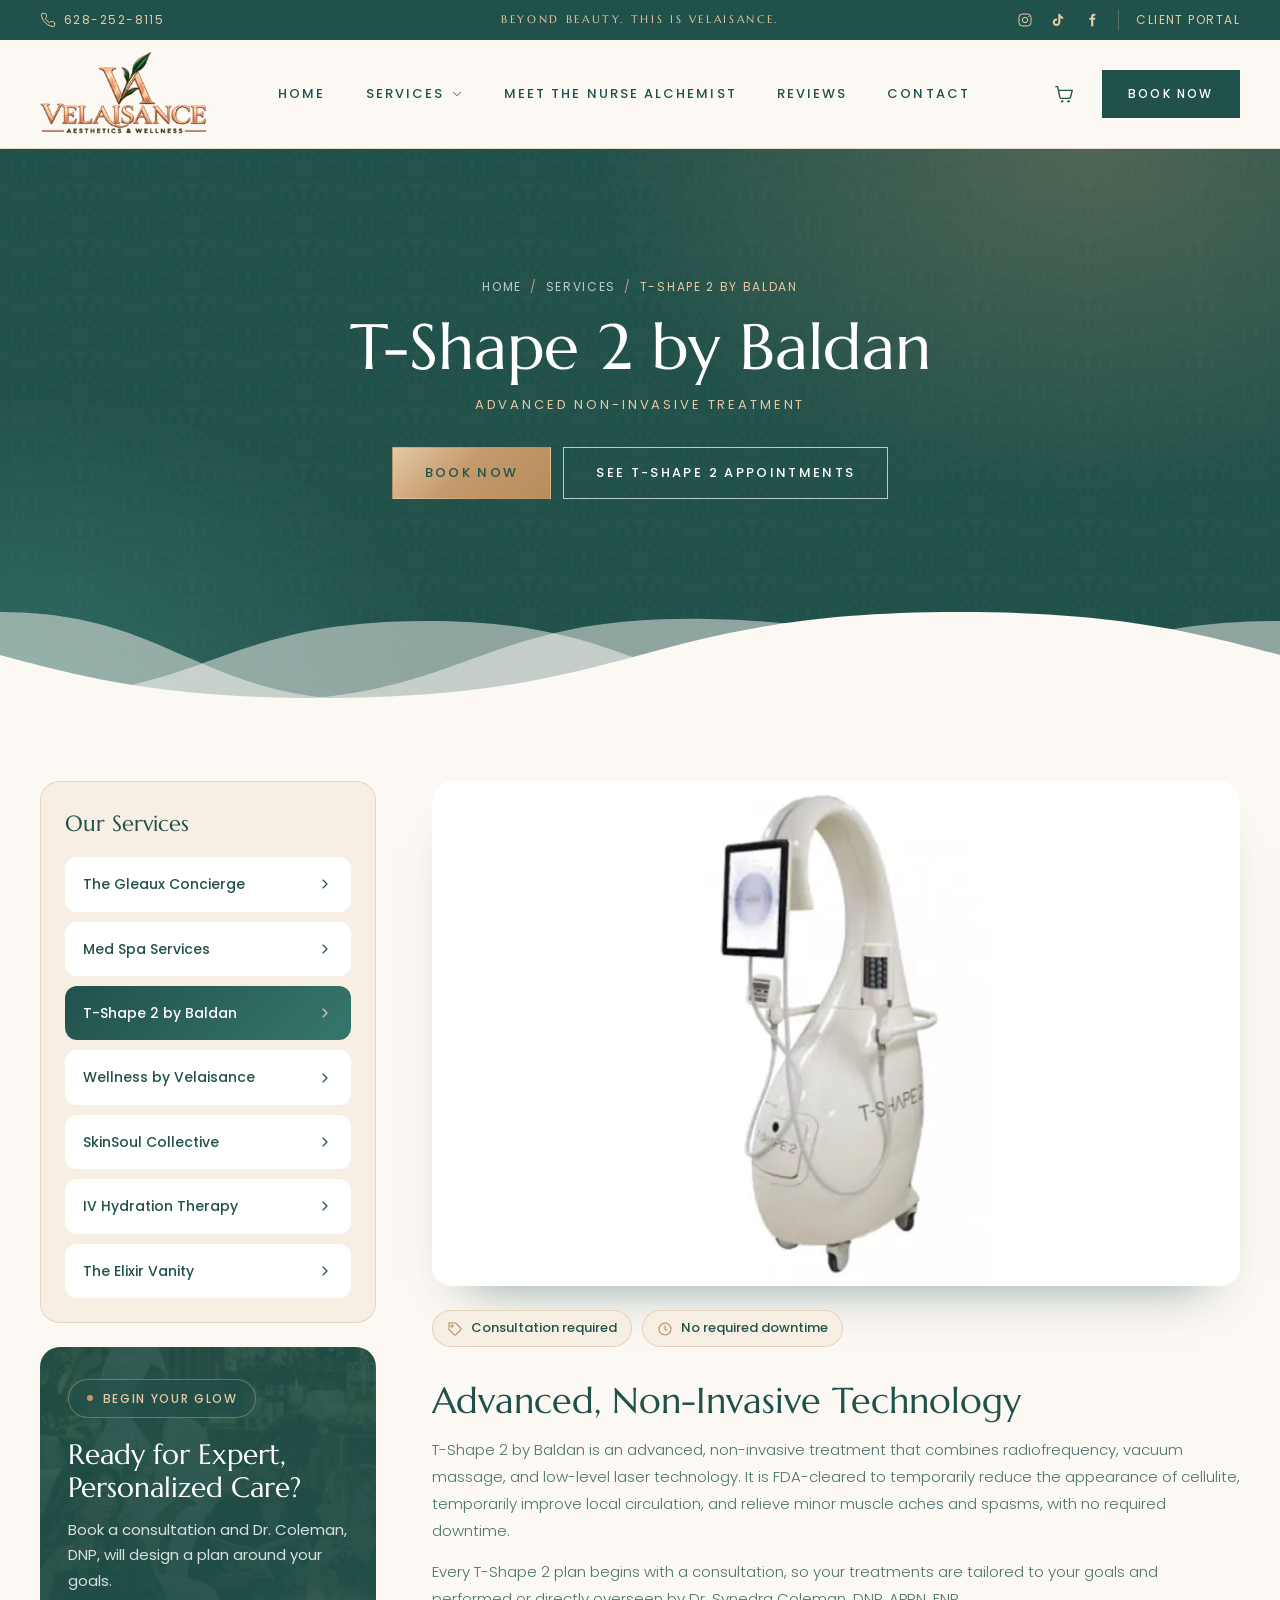
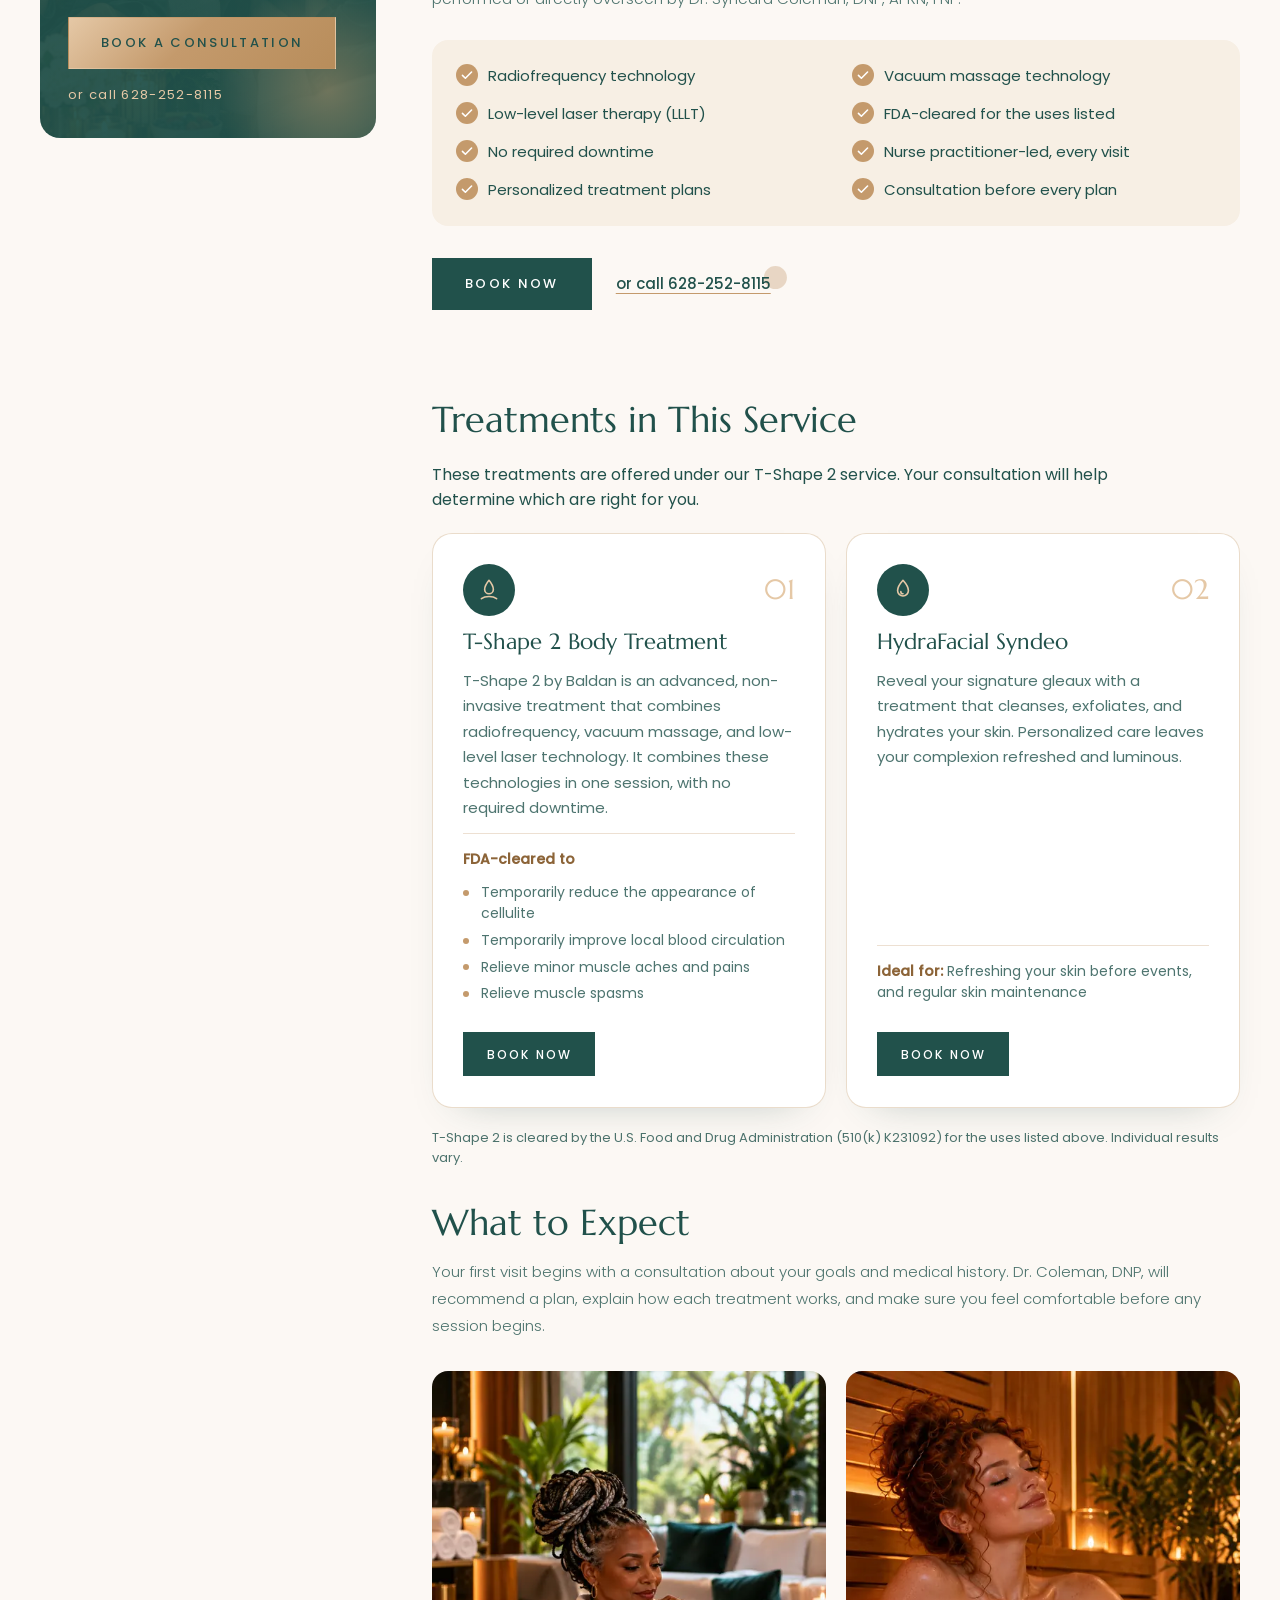
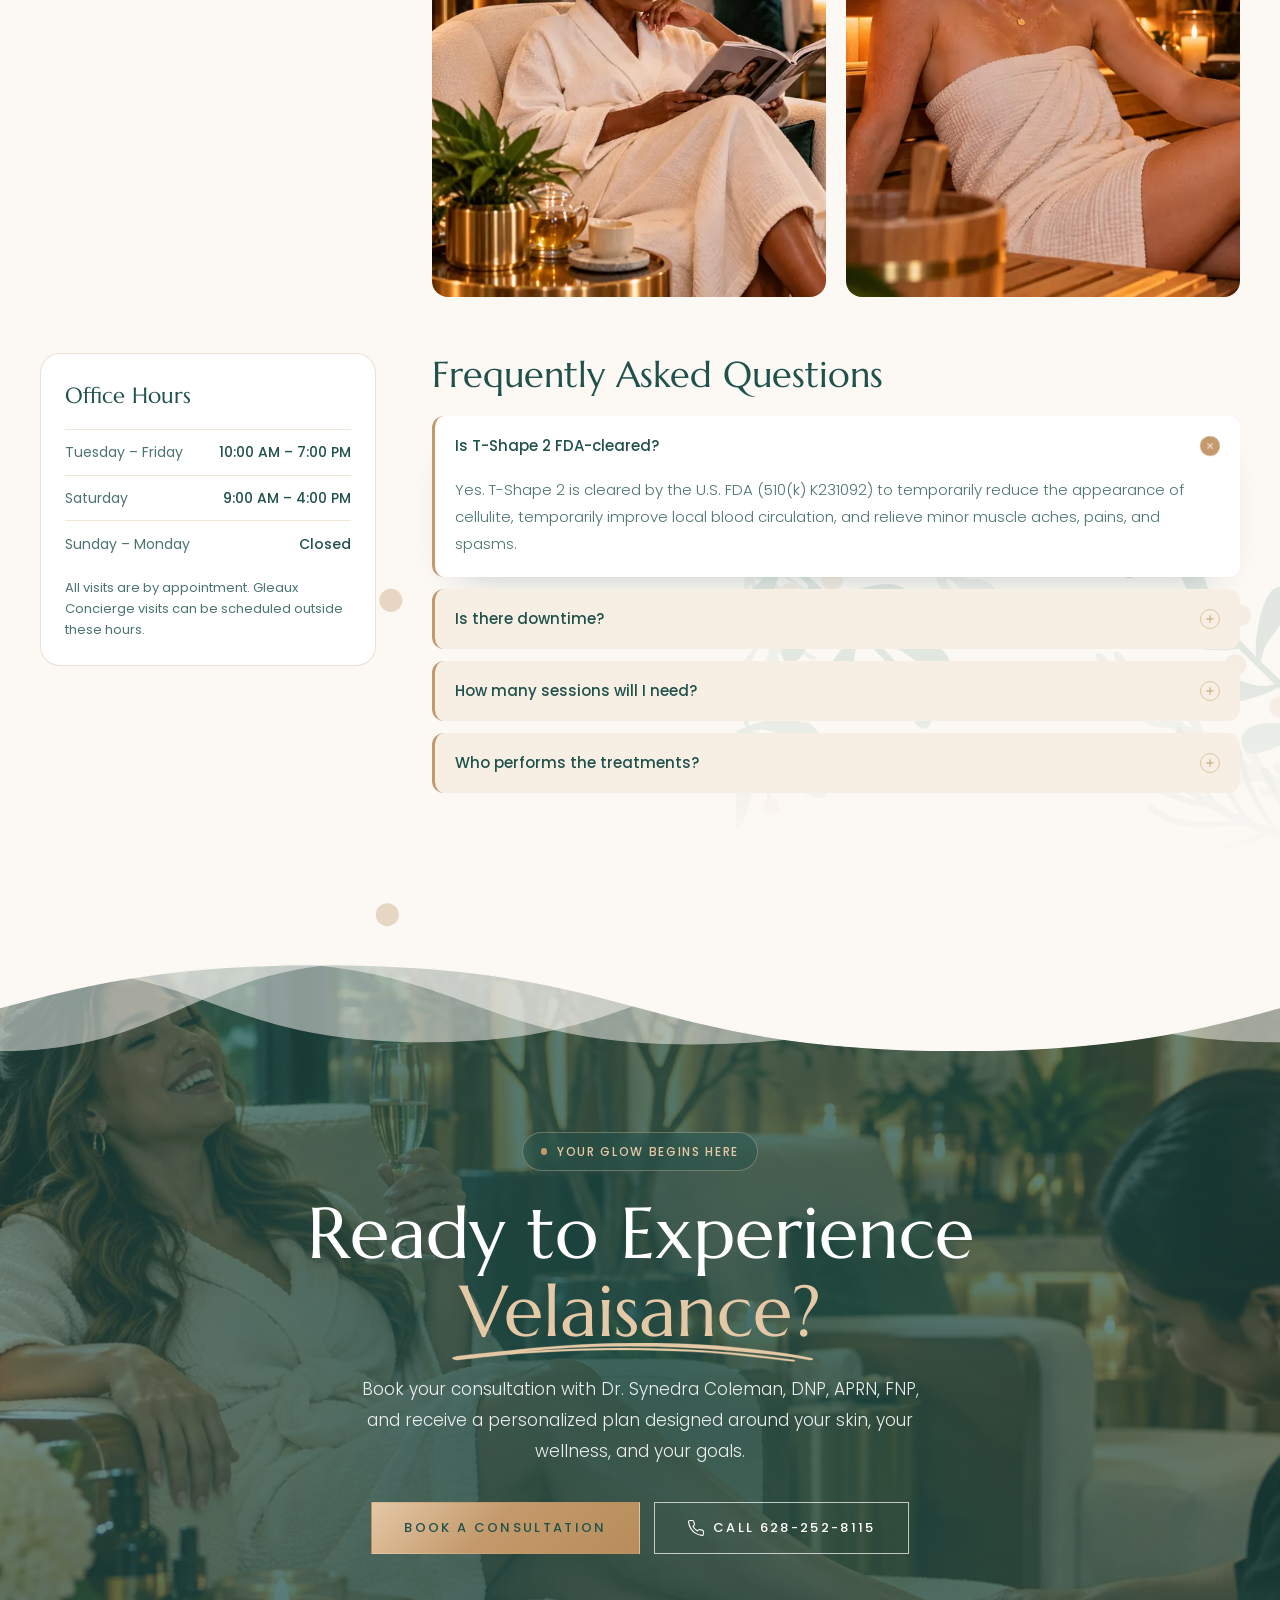
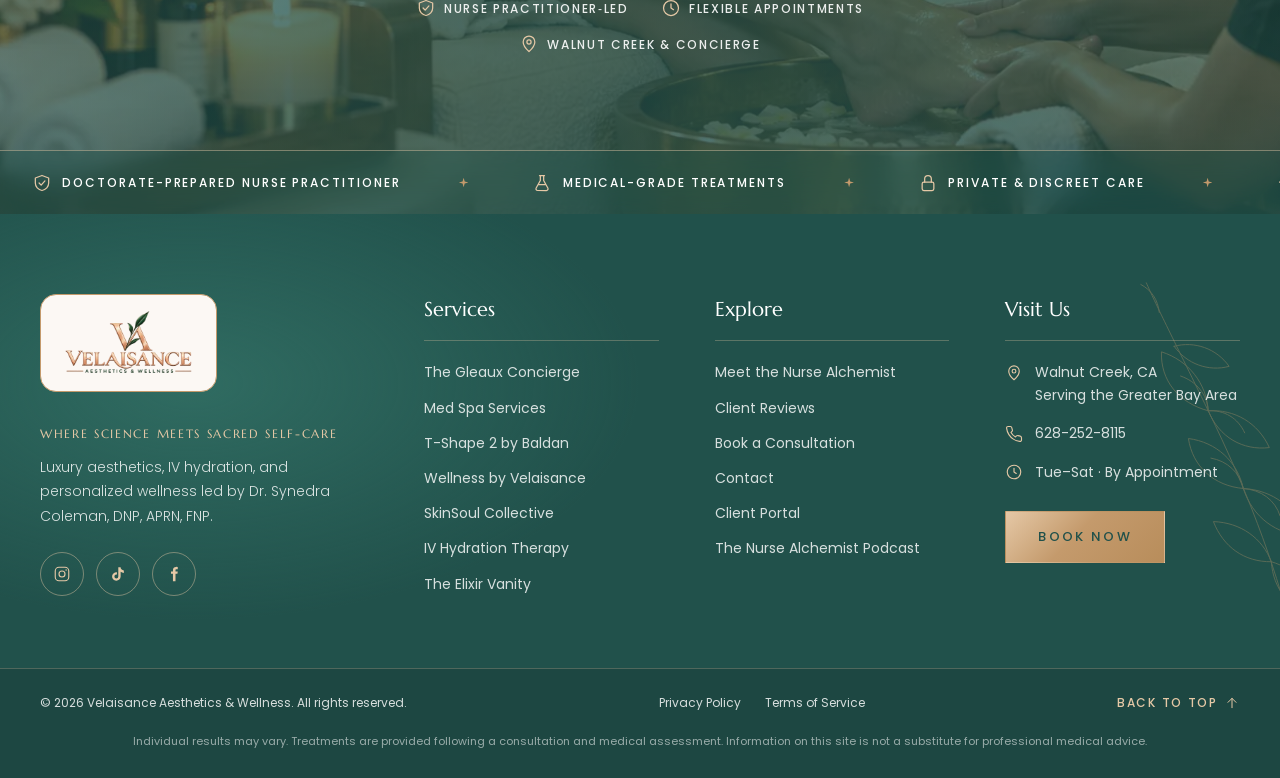
<file: html/service-t-shape-2.html>
<!DOCTYPE html>
<html lang="en">
<head>
    <meta charset="UTF-8">
    <meta name="viewport" content="width=device-width, initial-scale=1.0">
    <title>T-Shape 2 by Baldan | Velaisance Aesthetics &amp; Wellness</title>
    <meta name="description" content="T-Shape 2 by Baldan: an advanced, non-invasive, FDA-cleared treatment at Velaisance in Walnut Creek, with HydraFacial Syndeo.">
    <link rel="icon" type="image/png" href="../images/brand/velaisance-monogram.png">

    <!-- Link preview card (iMessage, Facebook, LinkedIn, Slack, X).
         Image + URL must be absolute; update the base URL if the site moves to her own domain. -->
    <meta property="og:type" content="website">
    <meta property="og:site_name" content="Velaisance Aesthetics &amp; Wellness">
    <meta property="og:title" content="T-Shape 2 by Baldan | Velaisance">
    <meta property="og:description" content="T-Shape 2 by Baldan: an advanced, non-invasive, FDA-cleared treatment at Velaisance in Walnut Creek, with HydraFacial Syndeo.">
    <meta property="og:url" content="https://mfebres0919.github.io/Velaisance-Aesthetics-Wellness/html/service-t-shape-2.html">
    <meta property="og:image" content="https://mfebres0919.github.io/Velaisance-Aesthetics-Wellness/images/brand/velaisance-share-v3.jpg">
    <meta property="og:image:secure_url" content="https://mfebres0919.github.io/Velaisance-Aesthetics-Wellness/images/brand/velaisance-share-v3.jpg">
    <meta property="og:image:type" content="image/jpeg">
    <meta property="og:image:width" content="1200">
    <meta property="og:image:height" content="630">
    <meta property="og:image:alt" content="Velaisance homepage: Where Science Meets Sacred Self-Care">
    <meta name="twitter:card" content="summary_large_image">
    <meta name="twitter:title" content="T-Shape 2 by Baldan | Velaisance">
    <meta name="twitter:description" content="T-Shape 2 by Baldan: an advanced, non-invasive, FDA-cleared treatment at Velaisance in Walnut Creek, with HydraFacial Syndeo.">
    <meta name="twitter:image" content="https://mfebres0919.github.io/Velaisance-Aesthetics-Wellness/images/brand/velaisance-share-v3.jpg">

    <link rel="preload" href="../fonts/marcellus-latin-400-normal.woff2" as="font" type="font/woff2" crossorigin>
    <link rel="preload" href="../fonts/poppins-v24-latin-regular.woff2" as="font" type="font/woff2" crossorigin>

    <link rel="stylesheet" href="../css/global.css">
    <link rel="stylesheet" href="../css/service-details.css">

    <script src="../javascript/vendor/lenis.min.js" defer></script>
    <script src="../javascript/smooth-scroll.js" defer></script>
    <script src="../javascript/global.js" defer></script>
    <script src="../javascript/service-details.js" defer></script>
    <link rel="preload" as="image" href="../images/services/details/t-shape-2-main-m.webp" media="(max-width: 767px)" fetchpriority="high">
    <link rel="preload" as="image" href="../images/services/details/t-shape-2-main.webp" media="(min-width: 768px)" fetchpriority="high">
</head>
<body>
    <a class="skip-link" href="#main">Skip to content</a>

    <!-- ============ Top Bar ============ -->
    <div class="top-bar" role="region" aria-label="Contact and social links">
        <div class="top-bar__inner container">
            <a class="top-bar__phone" href="tel:+16282528115">
                <svg aria-hidden="true" viewBox="0 0 24 24" width="16" height="16"><path fill="none" stroke="currentColor" stroke-width="1.5" stroke-linecap="round" stroke-linejoin="round" d="M22 16.9v3a2 2 0 0 1-2.2 2 19.8 19.8 0 0 1-8.6-3.1 19.5 19.5 0 0 1-6-6A19.8 19.8 0 0 1 2.1 4.2 2 2 0 0 1 4.1 2h3a2 2 0 0 1 2 1.7c.1 1 .4 1.9.7 2.8a2 2 0 0 1-.5 2.1L8 9.9a16 16 0 0 0 6 6l1.3-1.3a2 2 0 0 1 2.1-.4c.9.3 1.8.6 2.8.7a2 2 0 0 1 1.7 2z"/></svg>
                628-252-8115
            </a>
            <div class="top-bar__messages" aria-live="polite">
                <p class="top-bar__message is-active">Beyond Beauty. This Is Velaisance.</p>
                <p class="top-bar__message"><a href="https://open.spotify.com/show/6z1pku0I9zaEbLr1d9MuW4" target="_blank" rel="noopener">&#10022; Listen to The Nurse Alchemist Podcast on Spotify &rarr;</a></p>
            </div>
            <div class="top-bar__links">
                <a class="top-bar__social" href="https://www.instagram.com/">
                    <svg aria-hidden="true" viewBox="0 0 24 24" width="16" height="16"><rect x="3" y="3" width="18" height="18" rx="5" fill="none" stroke="currentColor" stroke-width="1.5"/><circle cx="12" cy="12" r="4" fill="none" stroke="currentColor" stroke-width="1.5"/><circle cx="17.5" cy="6.5" r="1" fill="currentColor"/></svg>
                <span class="visually-hidden">Velaisance on Instagram</span></a>
                <a class="top-bar__social" href="https://www.tiktok.com/">
                    <svg aria-hidden="true" viewBox="0 0 24 24" width="16" height="16"><path fill="currentColor" d="M16.6 5.8A4.3 4.3 0 0 1 15.5 3h-3.1v12.4a2.6 2.6 0 1 1-2.6-2.6c.3 0 .5 0 .8.1V9.7a5.7 5.7 0 1 0 4.9 5.7V9.1a7.3 7.3 0 0 0 4.3 1.4V7.4a4.3 4.3 0 0 1-3.2-1.6z"/></svg>
                <span class="visually-hidden">Velaisance on TikTok</span></a>
                <a class="top-bar__social" href="https://www.facebook.com/">
                    <svg aria-hidden="true" viewBox="0 0 24 24" width="16" height="16"><path fill="currentColor" d="M14 8.5V6.8c0-.8.2-1.3 1.4-1.3H17V2.6a21 21 0 0 0-2.4-.1C12.2 2.5 10.6 4 10.6 6.6v1.9H8v3.2h2.6V21.5H14v-9.8h2.6l.4-3.2z"/></svg>
                <span class="visually-hidden">Velaisance on Facebook</span></a>
                <a class="top-bar__portal" href="../index.html#client-portal">Client Portal</a>
            </div>
        </div>
    </div>

    <!-- ============ Header / Navigation ============ -->
    <header class="site-header" id="site-header">
        <div class="site-header__inner container">
            <a class="site-header__logo" href="../index.html">
                <picture>
                    <source srcset="../images/brand/velaisance-logo-header-m.webp 240w, ../images/brand/velaisance-logo-header.webp 400w" sizes="(min-width: 1100px) 10.5rem, 8rem" type="image/webp">
                    <img src="../images/brand/velaisance-logo-header.png" srcset="../images/brand/velaisance-logo-header-m.png 240w, ../images/brand/velaisance-logo-header.png 400w" sizes="(min-width: 1100px) 10.5rem, 8rem" alt="Velaisance Aesthetics &amp; Wellness" width="400" height="202" decoding="async" fetchpriority="high">
                </picture>
            <span class="visually-hidden">Velaisance Aesthetics &amp; Wellness home</span></a>

            <nav class="site-nav" id="site-nav" aria-label="Main" data-lenis-prevent>
                <ul class="site-nav__list">
                    <li><a class="site-nav__link" href="../index.html#hero" data-section="hero">Home</a></li>
                    <li class="site-nav__item--dropdown">
                        <button class="site-nav__link site-nav__toggle is-current" type="button" data-section="services" aria-expanded="false" aria-controls="services-menu">
                            Services
                            <svg aria-hidden="true" viewBox="0 0 24 24" width="14" height="14"><path fill="none" stroke="currentColor" stroke-width="1.5" stroke-linecap="round" stroke-linejoin="round" d="m6 9 6 6 6-6"/></svg>
                        </button>
                        <ul class="site-nav__dropdown" id="services-menu">
                            <li><a href="service-gleaux-concierge.html">The Gleaux Concierge</a></li>
                            <li><a href="service-med-spa.html">Med Spa Services</a></li>
                            <li><a href="service-t-shape-2.html">T-Shape 2 by Baldan</a></li>
                            <li><a href="service-wellness.html">Wellness by Velaisance</a></li>
                            <li><a href="service-skinsoul.html">SkinSoul Collective</a></li>
                            <li><a href="service-iv-hydration.html">IV Hydration Therapy</a></li>
                            <li><a href="service-elixir-vanity.html">The Elixir Vanity</a></li>
                        </ul>
                    </li>
                    <li><a class="site-nav__link" href="about.html" data-section="about">Meet the Nurse Alchemist</a></li>
                    <li><a class="site-nav__link" href="reviews.html" data-section="reviews">Reviews</a></li>
                    <li><a class="site-nav__link" href="contact.html" data-section="contact">Contact</a></li>
                </ul>
                <div class="site-nav__mobile-extras">
                    <a class="button button--emerald" href="https://book.prospyrmed.com/4cce81ef-f2c5-4e11-8446-f26833523e22/select-service?workspaceId=25875597-275b-4d12-b427-3f18097b015f&amp;locationId=57bc5251-1073-4fe5-9a47-7d9fa82c98e7" target="_blank" rel="noopener" data-booking>Book a Consultation</a>
                    <a class="site-nav__mobile-phone" href="tel:+16282528115">Call 628-252-8115</a>
                </div>
            </nav>

            <div class="site-header__actions">
                <a class="site-header__icon" href="shop.html">
                    <svg aria-hidden="true" viewBox="0 0 24 24" width="22" height="22"><path fill="none" stroke="currentColor" stroke-width="1.5" stroke-linecap="round" stroke-linejoin="round" d="M3 4h2l2.4 11.2a2 2 0 0 0 2 1.6h7.7a2 2 0 0 0 2-1.5L21 8H6.2"/><circle cx="10" cy="20" r="1.3" fill="currentColor"/><circle cx="17" cy="20" r="1.3" fill="currentColor"/></svg>
                <span class="visually-hidden">Shop The Elixir Vanity</span></a>
                <a class="button button--emerald site-header__book" href="https://book.prospyrmed.com/4cce81ef-f2c5-4e11-8446-f26833523e22/select-service?workspaceId=25875597-275b-4d12-b427-3f18097b015f&amp;locationId=57bc5251-1073-4fe5-9a47-7d9fa82c98e7" target="_blank" rel="noopener" data-booking>Book Now</a>
                <button class="site-header__menu-toggle" type="button" aria-expanded="false" aria-controls="site-nav" aria-label="Open menu">
                    <span></span><span></span><span></span>
                </button>
            </div>
        </div>
    </header>

    <main id="main">
        <!-- ============ Page banner ============ -->
        <section class="page-banner" aria-labelledby="sd-title">
            <div class="container page-banner__inner">
                <nav class="page-crumbs" aria-label="Breadcrumb">
                    <ol>
                        <li><a href="../index.html">Home</a></li>
                        <li><a href="../index.html#services">Services</a></li>
                        <li aria-current="page">T-Shape 2 by Baldan</li>
                    </ol>
                </nav>
                <h1 class="page-banner__title" id="sd-title">T-Shape 2 by Baldan</h1>
                <p class="page-banner__tag">Advanced Non-Invasive Treatment</p>
                <div class="page-banner__cta">
                    <a class="button button--primary" href="https://book.prospyrmed.com/b212a09e-7ece-4e34-8ebd-a9736c8141d9/select-service?workspaceId=25875597-275b-4d12-b427-3f18097b015f&amp;locationId=57bc5251-1073-4fe5-9a47-7d9fa82c98e7&amp;categoryId=2fb22a71-de3f-44af-840c-d936cde6c6e3" target="_blank" rel="noopener" data-booking>Book Now<span class="visually-hidden">: T-Shape 2 by Baldan</span></a>
                    <a class="button button--ghost" href="../t-shape/">See T-Shape 2 Appointments</a>
                </div>
            </div>
            <div class="section-divider section-divider--banner" aria-hidden="true">
                <svg viewBox="0 0 1000 100" preserveAspectRatio="none" width="1000" height="100"><g fill="currentColor"><path d="M0 1v99c134.3 0 153.7-99 296-99H0Z" opacity=".5"/><path d="M1000 4v86C833.3 90 833.3 3.6 666.7 3.6S500 90 333.3 90 166.7 4 0 4h1000Z" opacity=".5"/><path d="M617 1v86C372 119 384 1 196 1h421Z" opacity=".5"/><path d="M1000 0H0v52C62.5 28 125 4 250 4c250 0 250 96 500 96 125 0 187.5-24 250-48V0Z"/></g></svg>
            </div>
        </section>

        <!-- ============ Service details: services list left, details right ============ -->
        <section class="sd">
            <span class="sd__bouquet" aria-hidden="true"></span>
            <span class="particles particles--gold" aria-hidden="true"></span>
            <div class="container sd__inner">
                <!-- Each row pins its own side column, so the two never overlap -->
                <div class="sd__row">
                <div class="sd-aside">
                    <nav class="sd-nav" aria-label="All services">
                        <p class="sd-nav__title">Our Services</p>
                        <ul class="sd-nav__list">
                        <li><a class="sd-nav__link" href="service-gleaux-concierge.html">The Gleaux Concierge<svg aria-hidden="true" viewBox="0 0 24 24" width="16" height="16"><path d="m9 6 6 6-6 6"/></svg></a></li>
                        <li><a class="sd-nav__link" href="service-med-spa.html">Med Spa Services<svg aria-hidden="true" viewBox="0 0 24 24" width="16" height="16"><path d="m9 6 6 6-6 6"/></svg></a></li>
                        <li><a class="sd-nav__link is-current" href="service-t-shape-2.html" aria-current="page">T-Shape 2 by Baldan<svg aria-hidden="true" viewBox="0 0 24 24" width="16" height="16"><path d="m9 6 6 6-6 6"/></svg></a></li>
                        <li><a class="sd-nav__link" href="service-wellness.html">Wellness by Velaisance<svg aria-hidden="true" viewBox="0 0 24 24" width="16" height="16"><path d="m9 6 6 6-6 6"/></svg></a></li>
                        <li><a class="sd-nav__link" href="service-skinsoul.html">SkinSoul Collective<svg aria-hidden="true" viewBox="0 0 24 24" width="16" height="16"><path d="m9 6 6 6-6 6"/></svg></a></li>
                        <li><a class="sd-nav__link" href="service-iv-hydration.html">IV Hydration Therapy<svg aria-hidden="true" viewBox="0 0 24 24" width="16" height="16"><path d="m9 6 6 6-6 6"/></svg></a></li>
                        <li><a class="sd-nav__link" href="service-elixir-vanity.html">The Elixir Vanity<svg aria-hidden="true" viewBox="0 0 24 24" width="16" height="16"><path d="m9 6 6 6-6 6"/></svg></a></li>
                        </ul>
                    </nav>

                    <div class="sd-book">
                        <span class="sd-book__glow" aria-hidden="true"></span>
                        <p class="badge"><span class="badge__dot" aria-hidden="true"></span>Begin Your Glow</p>
                        <h2 class="sd-book__title">Ready for Expert, Personalized Care?</h2>
                        <p class="sd-book__text">Book a consultation and Dr. Coleman, DNP, will design a plan around your goals.</p>
                        <a class="button button--primary" href="https://book.prospyrmed.com/4cce81ef-f2c5-4e11-8446-f26833523e22/select-service?workspaceId=25875597-275b-4d12-b427-3f18097b015f&amp;locationId=57bc5251-1073-4fe5-9a47-7d9fa82c98e7" target="_blank" rel="noopener" data-booking>Book a Consultation</a>
                        <a class="sd-book__phone" href="tel:+16282528115">or call 628-252-8115</a>
                    </div>
                </div>

                <article class="sd-main">
                    <div class="sd-main__photo">
                        <picture>
                            <source srcset="../images/services/details/t-shape-2-main-m.webp 480w, ../images/services/details/t-shape-2-main.webp 720w" sizes="(min-width: 1100px) 46rem, 92vw" type="image/webp">
                            <img src="../images/services/details/t-shape-2-main.jpg" srcset="../images/services/details/t-shape-2-main-m.jpg 480w, ../images/services/details/t-shape-2-main.jpg 720w" sizes="(min-width: 1100px) 46rem, 92vw" alt="The T-Shape 2 by Baldan body contouring machine" width="720" height="450" fetchpriority="high">
                        </picture>
                    </div>

                    <ul class="sd-meta">
                        <li><svg aria-hidden="true" viewBox="0 0 24 24" width="16" height="16"><path d="M20.6 13.4 13.4 20.6a2 2 0 0 1-2.8 0L3 13V3h10l7.6 7.6a2 2 0 0 1 0 2.8z"/><circle cx="7.5" cy="7.5" r="1.5"/></svg>Consultation required</li>
                        <li><svg aria-hidden="true" viewBox="0 0 24 24" width="16" height="16"><circle cx="12" cy="12" r="9"/><path d="M12 7v5l3 2"/></svg>No required downtime</li>
                    </ul>

                    <h2 class="sd-main__title">Advanced, Non-Invasive Technology</h2>
                    <div class="sd-main__text">
                        <p>T-Shape 2 by Baldan is an advanced, non-invasive treatment that combines radiofrequency, vacuum massage, and low-level laser technology. It is FDA-cleared to temporarily reduce the appearance of cellulite, temporarily improve local circulation, and relieve minor muscle aches and spasms, with no required downtime.</p>
                        <p>Every T-Shape 2 plan begins with a consultation, so your treatments are tailored to your goals and performed or directly overseen by Dr. Synedra Coleman, DNP, APRN, FNP.</p>
                    </div>

                    <ul class="sd-checks">
                            <li><svg aria-hidden="true" viewBox="0 0 24 24" width="18" height="18"><path d="m5 12.5 4.5 4.5L19 7.5"/></svg><span>Radiofrequency technology</span></li>
                            <li><svg aria-hidden="true" viewBox="0 0 24 24" width="18" height="18"><path d="m5 12.5 4.5 4.5L19 7.5"/></svg><span>Vacuum massage technology</span></li>
                            <li><svg aria-hidden="true" viewBox="0 0 24 24" width="18" height="18"><path d="m5 12.5 4.5 4.5L19 7.5"/></svg><span>Low-level laser therapy (LLLT)</span></li>
                            <li><svg aria-hidden="true" viewBox="0 0 24 24" width="18" height="18"><path d="m5 12.5 4.5 4.5L19 7.5"/></svg><span>FDA-cleared for the uses listed</span></li>
                            <li><svg aria-hidden="true" viewBox="0 0 24 24" width="18" height="18"><path d="m5 12.5 4.5 4.5L19 7.5"/></svg><span>No required downtime</span></li>
                            <li><svg aria-hidden="true" viewBox="0 0 24 24" width="18" height="18"><path d="m5 12.5 4.5 4.5L19 7.5"/></svg><span>Nurse practitioner-led, every visit</span></li>
                            <li><svg aria-hidden="true" viewBox="0 0 24 24" width="18" height="18"><path d="m5 12.5 4.5 4.5L19 7.5"/></svg><span>Personalized treatment plans</span></li>
                            <li><svg aria-hidden="true" viewBox="0 0 24 24" width="18" height="18"><path d="m5 12.5 4.5 4.5L19 7.5"/></svg><span>Consultation before every plan</span></li>
                    </ul>

                    <div class="sd-cta">
                        <a class="button button--emerald" href="https://book.prospyrmed.com/b212a09e-7ece-4e34-8ebd-a9736c8141d9/select-service?workspaceId=25875597-275b-4d12-b427-3f18097b015f&amp;locationId=57bc5251-1073-4fe5-9a47-7d9fa82c98e7&amp;categoryId=2fb22a71-de3f-44af-840c-d936cde6c6e3" target="_blank" rel="noopener" data-booking>Book Now<span class="visually-hidden">: T-Shape 2 by Baldan</span></a>
                        <a class="sd-cta__phone" href="tel:+16282528115">or call 628-252-8115</a>
                    </div>

                    <section class="gc-services" aria-labelledby="ts-treatments-title">
                        <h2 class="sd-main__title" id="ts-treatments-title">Treatments in This Service</h2>
                        <p class="sd-main__text gc-services__intro">These treatments are offered under our T-Shape 2 service. Your consultation will help determine which are right for you.</p>
                        <div class="gc-grid">
                        <div class="gc-card" id="t-shape-2-body">
                            <div class="gc-card__head">
                                <span class="gc-card__icon"><svg aria-hidden="true" viewBox="0 0 24 24" width="26" height="26"><path d="M12 3c2.5 3 4 5.8 4 8.5a4 4 0 0 1-8 0C8 8.8 9.5 6 12 3z"/><path d="M5 20c2-1.5 4.5-2 7-2s5 .5 7 2"/></svg></span>
                                <span class="gc-card__num"></span>
                            </div>
                            <h3 class="gc-card__title">T-Shape 2 Body Treatment</h3>
                            <p class="gc-card__text">T-Shape 2 by Baldan is an advanced, non-invasive treatment that combines radiofrequency, vacuum massage, and low-level laser technology. It combines these technologies in one session, with no required downtime.</p>
                                <p class="gc-card__label">FDA-cleared to</p>
                                <ul class="gc-card__list"><li>Temporarily reduce the appearance of cellulite</li><li>Temporarily improve local blood circulation</li><li>Relieve minor muscle aches and pains</li><li>Relieve muscle spasms</li></ul>
                            <a class="button button--emerald gc-card__book" href="https://book.prospyrmed.com/b212a09e-7ece-4e34-8ebd-a9736c8141d9/select-service?workspaceId=25875597-275b-4d12-b427-3f18097b015f&amp;locationId=57bc5251-1073-4fe5-9a47-7d9fa82c98e7&amp;categoryId=2fb22a71-de3f-44af-840c-d936cde6c6e3" target="_blank" rel="noopener" data-booking>Book Now<span class="visually-hidden">: T-Shape 2 Body Treatment</span></a>
                        </div>
                        <div class="gc-card" id="hydrafacial-syndeo">
                            <div class="gc-card__head">
                                <span class="gc-card__icon"><svg aria-hidden="true" viewBox="0 0 24 24" width="26" height="26"><path d="M12 3s5 5.6 5 9.5A5 5 0 0 1 7 12.5C7 8.6 12 3 12 3z"/><path d="M10 13.5a2 2 0 0 0 2 2"/></svg></span>
                                <span class="gc-card__num"></span>
                            </div>
                            <h3 class="gc-card__title">HydraFacial Syndeo</h3>
                            <p class="gc-card__text">Reveal your signature gleaux with a treatment that cleanses, exfoliates, and hydrates your skin. Personalized care leaves your complexion refreshed and luminous.</p>
                                <p class="gc-card__ideal"><span class="gc-card__label">Ideal for:</span> Refreshing your skin before events, and regular skin maintenance</p>
                            <a class="button button--emerald gc-card__book" href="https://book.prospyrmed.com/4cce81ef-f2c5-4e11-8446-f26833523e22/select-service?workspaceId=25875597-275b-4d12-b427-3f18097b015f&amp;locationId=57bc5251-1073-4fe5-9a47-7d9fa82c98e7" target="_blank" rel="noopener" data-booking>Book Now<span class="visually-hidden">: HydraFacial Syndeo</span></a>
                        </div>
                        </div>
                        <p class="ts-fineprint">T-Shape 2 is cleared by the U.S. Food and Drug Administration (510(k) K231092) for the uses listed above. Individual results vary.</p>
                    </section>

                    <h2 class="sd-main__title">What to Expect</h2>
                    <div class="sd-main__text">
                        <p>Your first visit begins with a consultation about your goals and medical history. Dr. Coleman, DNP, will recommend a plan, explain how each treatment works, and make sure you feel comfortable before any session begins.</p>
                    </div>

                    <div class="sd-photos">
                        <div class="sd-photos__item">
                            <picture>
                            <source srcset="../images/services/details/detail-first-t-shape.webp" type="image/webp">
                            <img src="../images/services/details/detail-first-t-shape.jpg" alt="A guest in a robe reading in the lounge" width="560" height="747" loading="lazy" decoding="async">
                        </picture>
                        </div>
                        <div class="sd-photos__item">
                            <picture>
                            <source srcset="../images/services/details/detail-t-shape.webp" type="image/webp">
                            <img src="../images/services/details/detail-t-shape.jpg" alt="A guest relaxing in the sauna after treatment" width="560" height="747" loading="lazy" decoding="async">
                        </picture>
                        </div>
                    </div>
                </article>
                </div>

                <div class="sd__row">
                <!-- PLACEHOLDER hours: confirm with client (footer says Tue–Sat, by appointment) -->
                <aside class="sd-hours" aria-label="Office hours">
                    <p class="sd-nav__title">Office Hours</p>
                    <dl class="sd-hours__list">
                        <div><dt>Tuesday – Friday</dt><dd>10:00 AM – 7:00 PM</dd></div>
                        <div><dt>Saturday</dt><dd>9:00 AM – 4:00 PM</dd></div>
                        <div><dt>Sunday – Monday</dt><dd>Closed</dd></div>
                    </dl>
                    <p class="sd-hours__note">All visits are by appointment. Gleaux Concierge visits can be scheduled outside these hours.</p>
                </aside>

                <div class="faq" aria-labelledby="faq-title">
                    <h2 class="sd-main__title" id="faq-title">Frequently Asked Questions</h2>
                    <div class="faq__list">
                            <details class="faq__item" open>
                                <summary class="faq__question">Is T-Shape 2 FDA-cleared?<svg class="faq__icon" aria-hidden="true" viewBox="0 0 24 24" width="20" height="20"><path d="M12 5v14M5 12h14"/></svg></summary>
                                <div class="faq__answer"><p>Yes. T-Shape 2 is cleared by the U.S. FDA (510(k) K231092) to temporarily reduce the appearance of cellulite, temporarily improve local blood circulation, and relieve minor muscle aches, pains, and spasms.</p></div>
                            </details>
                            <details class="faq__item">
                                <summary class="faq__question">Is there downtime?<svg class="faq__icon" aria-hidden="true" viewBox="0 0 24 24" width="20" height="20"><path d="M12 5v14M5 12h14"/></svg></summary>
                                <div class="faq__answer"><p>There is no required downtime following a T-Shape 2 treatment. We will walk you through any aftercare at your visit.</p></div>
                            </details>
                            <details class="faq__item">
                                <summary class="faq__question">How many sessions will I need?<svg class="faq__icon" aria-hidden="true" viewBox="0 0 24 24" width="20" height="20"><path d="M12 5v14M5 12h14"/></svg></summary>
                                <div class="faq__answer"><p>It depends on your goals. Dr. Coleman, DNP, will recommend a plan, including the number of sessions, at your consultation.</p></div>
                            </details>
                            <details class="faq__item">
                                <summary class="faq__question">Who performs the treatments?<svg class="faq__icon" aria-hidden="true" viewBox="0 0 24 24" width="20" height="20"><path d="M12 5v14M5 12h14"/></svg></summary>
                                <div class="faq__answer"><p>Treatments are performed or directly overseen by Dr. Synedra Coleman, DNP, APRN, FNP.</p></div>
                            </details>
                    </div>
                </div>
                </div>
            </div>
        </section>

        <!-- ============ Final CTA ============ -->
        <section class="final-cta" id="consultation" aria-labelledby="final-cta-title">
            <div class="section-divider section-divider--cta" aria-hidden="true">
                <svg viewBox="0 0 1000 100" preserveAspectRatio="none" width="1000" height="100"><g fill="currentColor"><path d="M0 1v99c134.3 0 153.7-99 296-99H0Z" opacity=".5"/><path d="M1000 4v86C833.3 90 833.3 3.6 666.7 3.6S500 90 333.3 90 166.7 4 0 4h1000Z" opacity=".5"/><path d="M617 1v86C372 119 384 1 196 1h421Z" opacity=".5"/><path d="M1000 0H0v52C62.5 28 125 4 250 4c250 0 250 96 500 96 125 0 187.5-24 250-48V0Z"/></g></svg>
            </div>

            <picture class="final-cta__bg" aria-hidden="true">
                <source media="(max-width: 767px)" srcset="../images/cta/cta-spa-suite-m.webp" type="image/webp">
                <source media="(max-width: 767px)" srcset="../images/cta/cta-spa-suite-m.jpg" type="image/jpeg">
                <source srcset="../images/cta/cta-spa-suite.webp" type="image/webp">
                <img src="../images/cta/cta-spa-suite.jpg" alt="" width="1600" height="831" loading="lazy" decoding="async">
            </picture>

            <div class="final-cta__content container">
                <p class="badge"><span class="badge__dot" aria-hidden="true"></span>Your Glow Begins Here</p>
                <h2 class="final-cta__title" id="final-cta-title">Ready to Experience <em><span class="ink-mark">Velaisance?<svg class="ink-mark__line" aria-hidden="true" viewBox="0 0 1307 149" preserveAspectRatio="none"><path d="M1232.64 147.79c-122.42-33.96-245.78-65.88-372.4-79.2-274.79-29.65-555.3-4.58-746.71 43.64-28.03 6.61-55.36 16.42-83.92 20.67-6.94.18-15.27 7.93-19.91-.69-42.09-23.59 65.41-40.33 78.74-44.91 68.94-15.05 137.48-31.87 206.46-46.69 299.76-62.63 616.52-55.76 908.24 41.3 33.91 11.72 67.19 25.44 100.14 39.51 8.53 5.83.48 17.83-8.87 13.35-82.09-35.61-171.3-51.43-258.47-69.75-258.76-50.22-528.02-56-785.62 4.13 245.24-37 497.97-41.22 742.29 4.51 70.81 12.09 168.26 39.24 244.02 59.66 9.1 2.46 5.53 17.17-3.99 14.47Z"/></svg></span></em></h2>
                <p class="final-cta__text">
                    Book your consultation with Dr.&nbsp;Synedra Coleman, DNP, APRN, FNP, and receive a personalized plan designed around your skin,
                    your wellness, and your goals.
                </p>

                <div class="final-cta__actions">
                    <a class="button button--primary button--bounce" href="https://book.prospyrmed.com/4cce81ef-f2c5-4e11-8446-f26833523e22/select-service?workspaceId=25875597-275b-4d12-b427-3f18097b015f&amp;locationId=57bc5251-1073-4fe5-9a47-7d9fa82c98e7" target="_blank" rel="noopener" data-booking>Book a Consultation</a>
                    <a class="button button--ghost" href="tel:+16282528115">
                        <svg aria-hidden="true" viewBox="0 0 24 24" width="18" height="18"><path d="M22 16.9v3a2 2 0 0 1-2.2 2 19.8 19.8 0 0 1-8.6-3.1 19.5 19.5 0 0 1-6-6A19.8 19.8 0 0 1 2.1 4.2 2 2 0 0 1 4.1 2h3a2 2 0 0 1 2 1.7c.1 1 .4 1.9.7 2.8a2 2 0 0 1-.5 2.1L8 9.9a16 16 0 0 0 6 6l1.3-1.3a2 2 0 0 1 2.1-.4c.9.3 1.8.6 2.8.7a2 2 0 0 1 1.7 2z"/></svg>
                        Call 628-252-8115
                    </a>
                </div>

                <ul class="final-cta__points">
                    <li>
                        <svg aria-hidden="true" viewBox="0 0 24 24" width="20" height="20"><path d="M12 3 4 6v6c0 4.5 3.4 8.3 8 9 4.6-.7 8-4.5 8-9V6z"/><path d="m8.5 12 2.5 2.5 4.5-5"/></svg>
                        Nurse Practitioner&#8209;Led
                    </li>
                    <li>
                        <svg aria-hidden="true" viewBox="0 0 24 24" width="20" height="20"><circle cx="12" cy="12" r="9"/><path d="M12 7v5l3 2"/></svg>
                        Flexible Appointments
                    </li>
                    <li>
                        <svg aria-hidden="true" viewBox="0 0 24 24" width="20" height="20"><path d="M12 21s-7-6.2-7-11.5a7 7 0 0 1 14 0C19 14.8 12 21 12 21z"/><circle cx="12" cy="9.5" r="2.5"/></svg>
                        Walnut Creek &amp; Concierge
                    </li>
                </ul>
            </div>
            <div class="trust-ribbon" aria-label="Why clients trust Velaisance">
                <div class="trust-ribbon__track">
                    <ul class="trust-ribbon__list">
                        <li><svg aria-hidden="true" viewBox="0 0 24 24" width="20" height="20"><path d="M12 3 4 6v6c0 4.5 3.4 8.3 8 9 4.6-.7 8-4.5 8-9V6z"/><path d="m8.5 12 2.5 2.5 4.5-5"/></svg>Doctorate-Prepared Nurse Practitioner</li>
                        <li><svg aria-hidden="true" viewBox="0 0 24 24" width="20" height="20"><path d="M9 3h6M10 3v6l-5 9a2 2 0 0 0 1.7 3h10.6a2 2 0 0 0 1.7-3l-5-9V3M7.5 14h9"/></svg>Medical-Grade Treatments</li>
                        <li><svg aria-hidden="true" viewBox="0 0 24 24" width="20" height="20"><rect x="5" y="11" width="14" height="10" rx="2"/><path d="M8 11V7a4 4 0 0 1 8 0v4"/></svg>Private &amp; Discreet Care</li>
                        <li><svg aria-hidden="true" viewBox="0 0 24 24" width="20" height="20"><path d="M12 3c.4 4 2.3 6.6 6.5 7.5v.8c-4.2.9-6.1 3.5-6.5 7.5h-.8c-.4-4-2.3-6.6-6.5-7.5v-.8C8.9 9.6 10.8 7 11.2 3z"/></svg>Personalized Treatment Plans</li>
                        <li><svg aria-hidden="true" viewBox="0 0 24 24" width="20" height="20"><path d="m12 2 2.9 6.9 7.1.6-5.4 4.7 1.6 7L12 17.5 5.8 21.2l1.6-7L2 9.5l7.1-.6z"/></svg>5-Star Client Experience</li>
                        <li><svg aria-hidden="true" viewBox="0 0 24 24" width="20" height="20"><path d="M3 11 12 4l9 7"/><path d="M5 10v10h14V10"/></svg>Concierge Home Visits</li>
                        <li><svg aria-hidden="true" viewBox="0 0 24 24" width="20" height="20"><path d="M12 21s-7-6.2-7-11.5a7 7 0 0 1 14 0C19 14.8 12 21 12 21z"/><circle cx="12" cy="9.5" r="2.5"/></svg>Serving the Greater Bay Area</li>
                    </ul>
                    <ul class="trust-ribbon__list" aria-hidden="true">
                        <li><svg aria-hidden="true" viewBox="0 0 24 24" width="20" height="20"><path d="M12 3 4 6v6c0 4.5 3.4 8.3 8 9 4.6-.7 8-4.5 8-9V6z"/><path d="m8.5 12 2.5 2.5 4.5-5"/></svg>Doctorate-Prepared Nurse Practitioner</li>
                        <li><svg aria-hidden="true" viewBox="0 0 24 24" width="20" height="20"><path d="M9 3h6M10 3v6l-5 9a2 2 0 0 0 1.7 3h10.6a2 2 0 0 0 1.7-3l-5-9V3M7.5 14h9"/></svg>Medical-Grade Treatments</li>
                        <li><svg aria-hidden="true" viewBox="0 0 24 24" width="20" height="20"><rect x="5" y="11" width="14" height="10" rx="2"/><path d="M8 11V7a4 4 0 0 1 8 0v4"/></svg>Private &amp; Discreet Care</li>
                        <li><svg aria-hidden="true" viewBox="0 0 24 24" width="20" height="20"><path d="M12 3c.4 4 2.3 6.6 6.5 7.5v.8c-4.2.9-6.1 3.5-6.5 7.5h-.8c-.4-4-2.3-6.6-6.5-7.5v-.8C8.9 9.6 10.8 7 11.2 3z"/></svg>Personalized Treatment Plans</li>
                        <li><svg aria-hidden="true" viewBox="0 0 24 24" width="20" height="20"><path d="m12 2 2.9 6.9 7.1.6-5.4 4.7 1.6 7L12 17.5 5.8 21.2l1.6-7L2 9.5l7.1-.6z"/></svg>5-Star Client Experience</li>
                        <li><svg aria-hidden="true" viewBox="0 0 24 24" width="20" height="20"><path d="M3 11 12 4l9 7"/><path d="M5 10v10h14V10"/></svg>Concierge Home Visits</li>
                        <li><svg aria-hidden="true" viewBox="0 0 24 24" width="20" height="20"><path d="M12 21s-7-6.2-7-11.5a7 7 0 0 1 14 0C19 14.8 12 21 12 21z"/><circle cx="12" cy="9.5" r="2.5"/></svg>Serving the Greater Bay Area</li>
                    </ul>
                    <ul class="trust-ribbon__list" aria-hidden="true">
                        <li><svg aria-hidden="true" viewBox="0 0 24 24" width="20" height="20"><path d="M12 3 4 6v6c0 4.5 3.4 8.3 8 9 4.6-.7 8-4.5 8-9V6z"/><path d="m8.5 12 2.5 2.5 4.5-5"/></svg>Doctorate-Prepared Nurse Practitioner</li>
                        <li><svg aria-hidden="true" viewBox="0 0 24 24" width="20" height="20"><path d="M9 3h6M10 3v6l-5 9a2 2 0 0 0 1.7 3h10.6a2 2 0 0 0 1.7-3l-5-9V3M7.5 14h9"/></svg>Medical-Grade Treatments</li>
                        <li><svg aria-hidden="true" viewBox="0 0 24 24" width="20" height="20"><rect x="5" y="11" width="14" height="10" rx="2"/><path d="M8 11V7a4 4 0 0 1 8 0v4"/></svg>Private &amp; Discreet Care</li>
                        <li><svg aria-hidden="true" viewBox="0 0 24 24" width="20" height="20"><path d="M12 3c.4 4 2.3 6.6 6.5 7.5v.8c-4.2.9-6.1 3.5-6.5 7.5h-.8c-.4-4-2.3-6.6-6.5-7.5v-.8C8.9 9.6 10.8 7 11.2 3z"/></svg>Personalized Treatment Plans</li>
                        <li><svg aria-hidden="true" viewBox="0 0 24 24" width="20" height="20"><path d="m12 2 2.9 6.9 7.1.6-5.4 4.7 1.6 7L12 17.5 5.8 21.2l1.6-7L2 9.5l7.1-.6z"/></svg>5-Star Client Experience</li>
                        <li><svg aria-hidden="true" viewBox="0 0 24 24" width="20" height="20"><path d="M3 11 12 4l9 7"/><path d="M5 10v10h14V10"/></svg>Concierge Home Visits</li>
                        <li><svg aria-hidden="true" viewBox="0 0 24 24" width="20" height="20"><path d="M12 21s-7-6.2-7-11.5a7 7 0 0 1 14 0C19 14.8 12 21 12 21z"/><circle cx="12" cy="9.5" r="2.5"/></svg>Serving the Greater Bay Area</li>
                    </ul>
                </div>
            </div>
        </section>

    </main>

    <!-- ============ Footer ============ -->
    <footer class="site-footer">

        <div class="site-footer__inner container">
            <div class="site-footer__brand">
                <a class="site-footer__logo" href="../index.html">
                    <picture>
                        <source srcset="../images/brand/velaisance-logo.webp" type="image/webp">
                        <img src="../images/brand/velaisance-logo.png" alt="Velaisance Aesthetics &amp; Wellness" width="360" height="182" loading="lazy" decoding="async">
                    </picture>
                <span class="visually-hidden">Velaisance Aesthetics &amp; Wellness home</span></a>
                <p class="site-footer__tagline">Where Science Meets Sacred Self-Care</p>
                <p class="site-footer__about">
                    Luxury aesthetics, IV hydration, and personalized wellness led by Dr.&nbsp;Synedra Coleman, DNP, APRN, FNP.
                </p>
                <ul class="site-footer__social" aria-label="Social media">
                    <li><a href="https://www.instagram.com/"><svg aria-hidden="true" viewBox="0 0 24 24" width="18" height="18"><rect x="3" y="3" width="18" height="18" rx="5" fill="none" stroke="currentColor" stroke-width="1.5"/><circle cx="12" cy="12" r="4" fill="none" stroke="currentColor" stroke-width="1.5"/><circle cx="17.5" cy="6.5" r="1" fill="currentColor"/></svg><span class="visually-hidden">Velaisance on Instagram</span></a></li>
                    <li><a href="https://www.tiktok.com/"><svg aria-hidden="true" viewBox="0 0 24 24" width="18" height="18"><path fill="currentColor" d="M16.6 5.8A4.3 4.3 0 0 1 15.5 3h-3.1v12.4a2.6 2.6 0 1 1-2.6-2.6c.3 0 .5 0 .8.1V9.7a5.7 5.7 0 1 0 4.9 5.7V9.1a7.3 7.3 0 0 0 4.3 1.4V7.4a4.3 4.3 0 0 1-3.2-1.6z"/></svg><span class="visually-hidden">Velaisance on TikTok</span></a></li>
                    <li><a href="https://www.facebook.com/"><svg aria-hidden="true" viewBox="0 0 24 24" width="18" height="18"><path fill="currentColor" d="M14 8.5V6.8c0-.8.2-1.3 1.4-1.3H17V2.6a21 21 0 0 0-2.4-.1C12.2 2.5 10.6 4 10.6 6.6v1.9H8v3.2h2.6V21.5H14v-9.8h2.6l.4-3.2z"/></svg><span class="visually-hidden">Velaisance on Facebook</span></a></li>
                </ul>
            </div>

            <nav class="site-footer__col" aria-label="Services">
                <h2 class="site-footer__heading">Services</h2>
                <ul class="site-footer__links">
                    <li><a href="service-gleaux-concierge.html">The Gleaux Concierge</a></li>
                    <li><a href="service-med-spa.html">Med Spa Services</a></li>
                            <li><a href="service-t-shape-2.html">T-Shape 2 by Baldan</a></li>
                    <li><a href="service-wellness.html">Wellness by Velaisance</a></li>
                    <li><a href="service-skinsoul.html">SkinSoul Collective</a></li>
                    <li><a href="service-iv-hydration.html">IV Hydration Therapy</a></li>
                    <li><a href="service-elixir-vanity.html">The Elixir Vanity</a></li>
                </ul>
            </nav>

            <nav class="site-footer__col" aria-label="Explore">
                <h2 class="site-footer__heading">Explore</h2>
                <ul class="site-footer__links">
                    <li><a href="about.html">Meet the Nurse Alchemist</a></li>
                    <li><a href="reviews.html">Client Reviews</a></li>
                    <li><a href="https://book.prospyrmed.com/4cce81ef-f2c5-4e11-8446-f26833523e22/select-service?workspaceId=25875597-275b-4d12-b427-3f18097b015f&amp;locationId=57bc5251-1073-4fe5-9a47-7d9fa82c98e7" target="_blank" rel="noopener" data-booking>Book a Consultation</a></li>
                    <li><a href="contact.html">Contact</a></li>
                    <li><a href="../index.html#client-portal">Client Portal</a></li>
                    <li><a href="https://open.spotify.com/show/6z1pku0I9zaEbLr1d9MuW4" target="_blank" rel="noopener">The Nurse Alchemist Podcast</a></li>
                </ul>
            </nav>

            <div class="site-footer__col">
                <h2 class="site-footer__heading">Visit Us</h2>
                <ul class="site-footer__contact">
                    <li>
                        <svg aria-hidden="true" viewBox="0 0 24 24" width="18" height="18"><path d="M12 21s-7-6.2-7-11.5a7 7 0 0 1 14 0C19 14.8 12 21 12 21z"/><circle cx="12" cy="9.5" r="2.5"/></svg>
                        <span>Walnut Creek, CA<br>Serving the Greater Bay Area</span>
                    </li>
                    <li>
                        <svg aria-hidden="true" viewBox="0 0 24 24" width="18" height="18"><path d="M22 16.9v3a2 2 0 0 1-2.2 2 19.8 19.8 0 0 1-8.6-3.1 19.5 19.5 0 0 1-6-6A19.8 19.8 0 0 1 2.1 4.2 2 2 0 0 1 4.1 2h3a2 2 0 0 1 2 1.7c.1 1 .4 1.9.7 2.8a2 2 0 0 1-.5 2.1L8 9.9a16 16 0 0 0 6 6l1.3-1.3a2 2 0 0 1 2.1-.4c.9.3 1.8.6 2.8.7a2 2 0 0 1 1.7 2z"/></svg>
                        <a href="tel:+16282528115">628-252-8115</a>
                    </li>
                    <li>
                        <svg aria-hidden="true" viewBox="0 0 24 24" width="18" height="18"><circle cx="12" cy="12" r="9"/><path d="M12 7v5l3 2"/></svg>
                        <!-- PLACEHOLDER hours: confirm with client -->
                        <span>Tue&ndash;Sat &middot; By Appointment</span>
                    </li>
                </ul>
                <a class="button button--primary site-footer__book" href="https://book.prospyrmed.com/4cce81ef-f2c5-4e11-8446-f26833523e22/select-service?workspaceId=25875597-275b-4d12-b427-3f18097b015f&amp;locationId=57bc5251-1073-4fe5-9a47-7d9fa82c98e7" target="_blank" rel="noopener" data-booking>Book Now</a>
            </div>
        </div>

        <div class="site-footer__bottom">
            <div class="site-footer__bottom-inner container">
                <p>&copy; <span id="footer-year">2026</span> Velaisance Aesthetics &amp; Wellness. All rights reserved.</p>
                <ul class="site-footer__legal">
                    <li><a href="../index.html#privacy">Privacy Policy</a></li>
                    <li><a href="../index.html#terms">Terms of Service</a></li>
                </ul>
                <a class="site-footer__top" href="#main">
                    Back to Top
                    <svg aria-hidden="true" viewBox="0 0 24 24" width="16" height="16"><path d="M12 19V5M6 11l6-6 6 6"/></svg>
                </a>
            </div>
            <p class="site-footer__disclaimer container">
                Individual results may vary. Treatments are provided following a consultation and medical assessment. Information on this site is not a substitute for professional medical advice.
            </p>
        </div>
    </footer>

    <!-- Back to top: appears after the first screen; the ring fills as you scroll (global.js) -->
    <button class="to-top" id="to-top" type="button" aria-label="Back to top">
        <svg class="to-top__ring" viewBox="0 0 36 36" aria-hidden="true">
            <circle class="to-top__track" cx="18" cy="18" r="16.5" pathLength="100"/>
            <circle class="to-top__fill" cx="18" cy="18" r="16.5" pathLength="100"/>
        </svg>
        <svg class="to-top__arrow" viewBox="0 0 24 24" width="20" height="20" aria-hidden="true"><path d="M12 19V5M5 12l7-7 7 7"/></svg>
    </button>

    <!-- ============ Booking modal (Prospyr) ============
         Every [data-booking] link opens this. The iframe only loads on first open.
         Without JavaScript, the links fall back to opening Prospyr in a new tab. -->
    <dialog class="booking-modal" id="booking-modal" aria-labelledby="booking-modal-title">
        <div class="booking-modal__panel">
            <header class="booking-modal__header">
                <div class="booking-modal__brand">
                    <picture><source srcset="../images/brand/velaisance-monogram-80.webp" type="image/webp"><img src="../images/brand/velaisance-monogram-80.png" alt="" width="40" height="38" loading="lazy" decoding="async"></picture>
                    <div>
                        <h2 class="booking-modal__title" id="booking-modal-title">Book Your Visit</h2>
                        <p class="booking-modal__subtitle">Secure online booking &middot; Velaisance Aesthetics &amp; Wellness</p>
                    </div>
                </div>
                <div class="booking-modal__actions">
                    <a class="booking-modal__newtab" href="https://book.prospyrmed.com/4cce81ef-f2c5-4e11-8446-f26833523e22/select-service?workspaceId=25875597-275b-4d12-b427-3f18097b015f&amp;locationId=57bc5251-1073-4fe5-9a47-7d9fa82c98e7" target="_blank" rel="noopener">
                        Open in new tab
                        <svg aria-hidden="true" viewBox="0 0 24 24" width="14" height="14"><path d="M7 17 17 7M9 7h8v8"/></svg>
                    </a>
                    <button class="booking-modal__close" type="button" aria-label="Close booking">
                        <svg aria-hidden="true" viewBox="0 0 24 24" width="20" height="20"><path d="M6 6l12 12M18 6 6 18"/></svg>
                    </button>
                </div>
            </header>

            <div class="booking-modal__body">
                <div class="booking-modal__loader" aria-hidden="true">
                    <span class="booking-modal__spinner"></span>
                    <p>Loading available appointments&hellip;</p>
                </div>
                <iframe class="booking-modal__frame" title="Book an appointment with Velaisance" data-src="https://book.prospyrmed.com/4cce81ef-f2c5-4e11-8446-f26833523e22/select-service?workspaceId=25875597-275b-4d12-b427-3f18097b015f&amp;locationId=57bc5251-1073-4fe5-9a47-7d9fa82c98e7" allow="payment" loading="lazy"></iframe>
            </div>
        </div>
    </dialog>




    
</body>
</html>
</file>
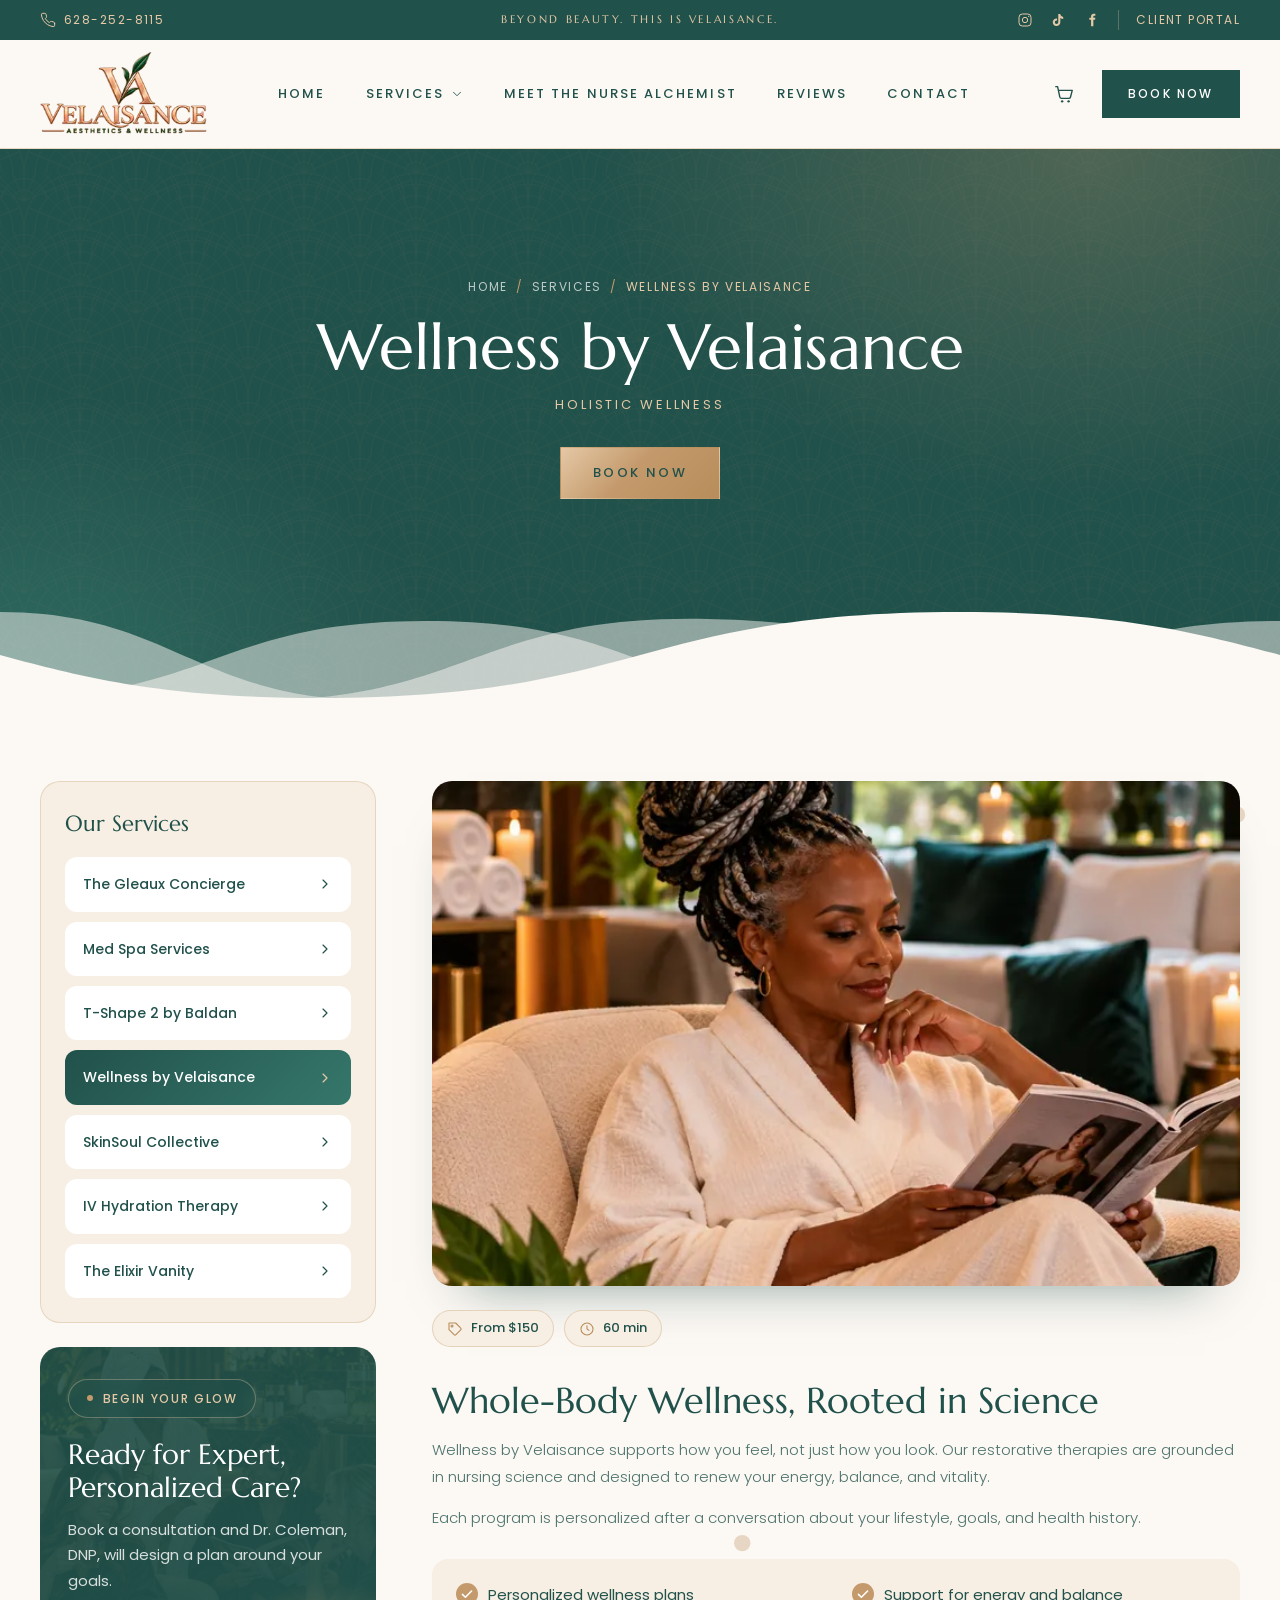
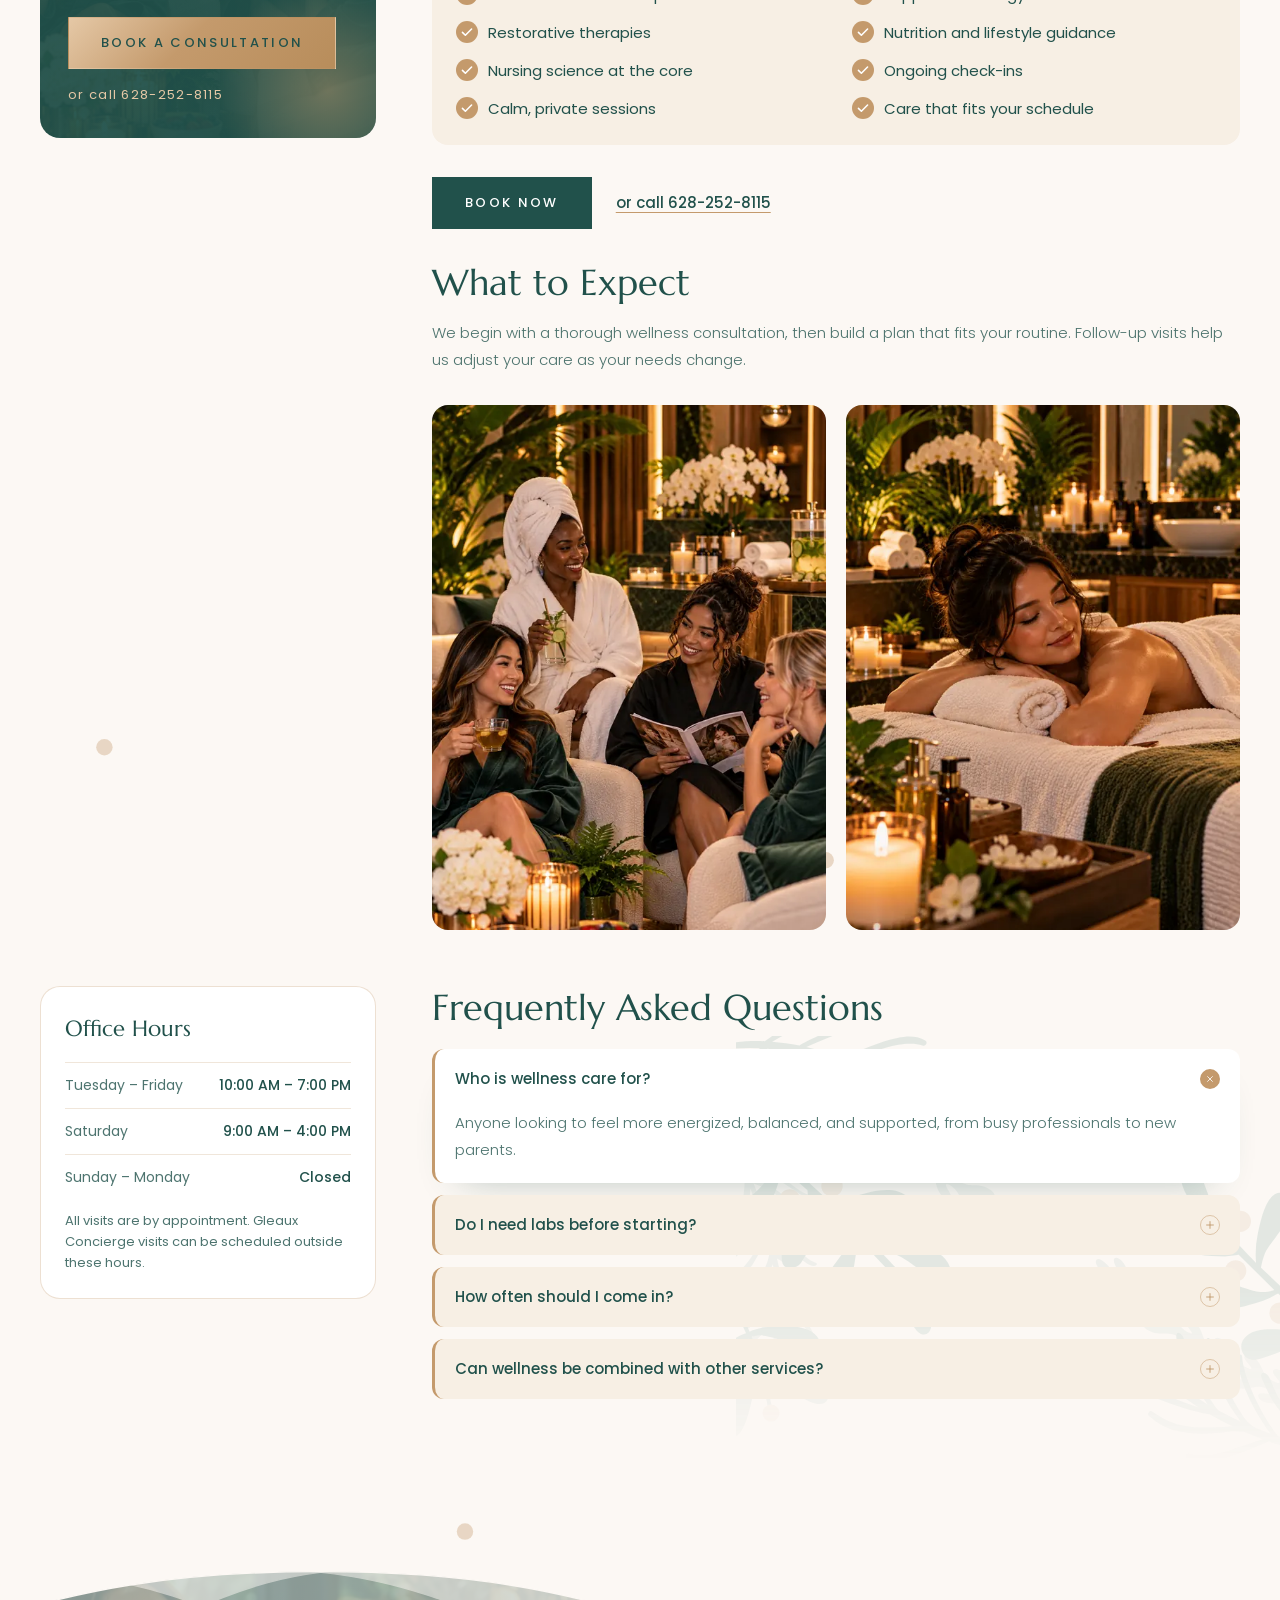
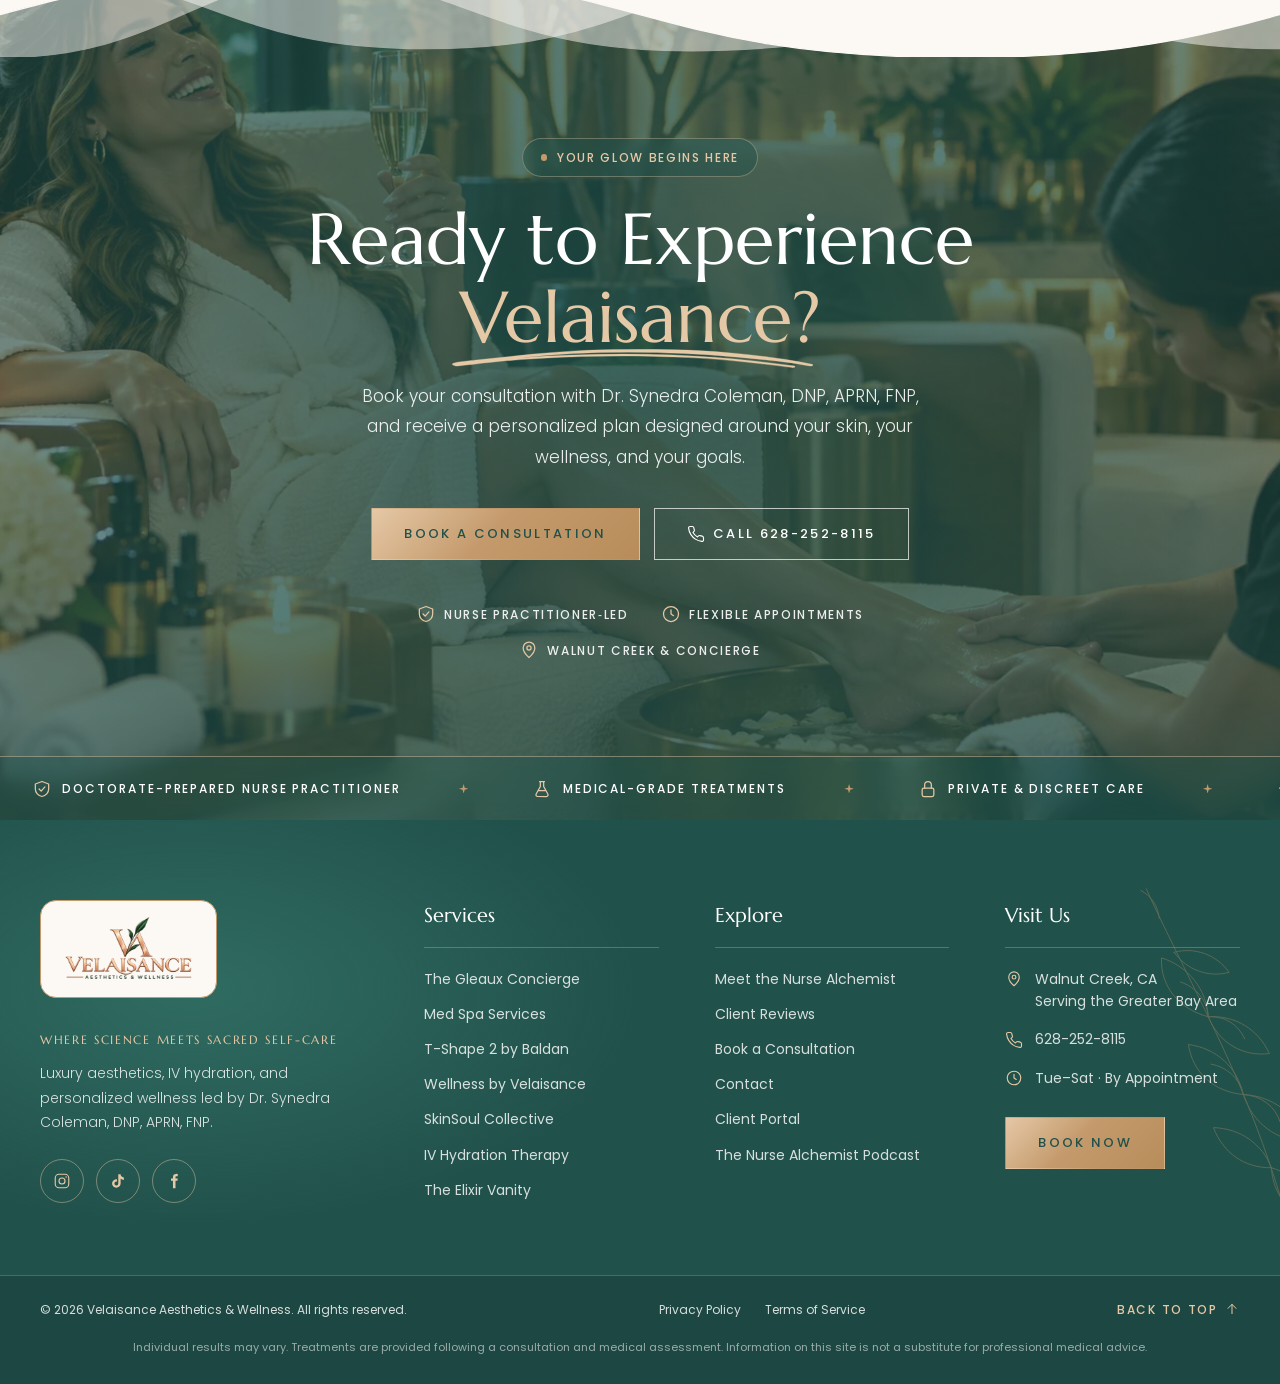
<file: html/service-wellness.html>
<!DOCTYPE html>
<html lang="en">
<head>
    <meta charset="UTF-8">
    <meta name="viewport" content="width=device-width, initial-scale=1.0">
    <title>Wellness by Velaisance | Velaisance Aesthetics &amp; Wellness | Walnut Creek</title>
    <meta name="description" content="Wellness by Velaisance supports how you feel, not just how you look.">
    <link rel="icon" type="image/png" href="../images/brand/velaisance-monogram.png">

    <!-- Link preview card (iMessage, Facebook, LinkedIn, Slack, X).
         Image + URL must be absolute; update the base URL if the site moves to her own domain. -->
    <meta property="og:type" content="website">
    <meta property="og:site_name" content="Velaisance Aesthetics &amp; Wellness">
    <meta property="og:title" content="Wellness by Velaisance | Velaisance">
    <meta property="og:description" content="Wellness by Velaisance supports how you feel, not just how you look.">
    <meta property="og:url" content="https://mfebres0919.github.io/Velaisance-Aesthetics-Wellness/html/service-wellness.html">
    <meta property="og:image" content="https://mfebres0919.github.io/Velaisance-Aesthetics-Wellness/images/brand/velaisance-share-v3.jpg">
    <meta property="og:image:secure_url" content="https://mfebres0919.github.io/Velaisance-Aesthetics-Wellness/images/brand/velaisance-share-v3.jpg">
    <meta property="og:image:type" content="image/jpeg">
    <meta property="og:image:width" content="1200">
    <meta property="og:image:height" content="630">
    <meta property="og:image:alt" content="Velaisance homepage: Where Science Meets Sacred Self-Care">
    <meta name="twitter:card" content="summary_large_image">
    <meta name="twitter:title" content="Wellness by Velaisance | Velaisance">
    <meta name="twitter:description" content="Wellness by Velaisance supports how you feel, not just how you look.">
    <meta name="twitter:image" content="https://mfebres0919.github.io/Velaisance-Aesthetics-Wellness/images/brand/velaisance-share-v3.jpg">

    <link rel="preload" href="../fonts/marcellus-latin-400-normal.woff2" as="font" type="font/woff2" crossorigin>
    <link rel="preload" href="../fonts/poppins-v24-latin-regular.woff2" as="font" type="font/woff2" crossorigin>

    <link rel="stylesheet" href="../css/global.css">
    <link rel="stylesheet" href="../css/service-details.css">

    <script src="../javascript/vendor/lenis.min.js" defer></script>
    <script src="../javascript/smooth-scroll.js" defer></script>
    <script src="../javascript/global.js" defer></script>
    <script src="../javascript/service-details.js" defer></script>
    <link rel="preload" as="image" href="../images/services/details/wellness-main-m.webp" media="(max-width: 767px)" fetchpriority="high">
    <link rel="preload" as="image" href="../images/services/details/wellness-main.webp" media="(min-width: 768px)" fetchpriority="high">
</head>
<body>
    <a class="skip-link" href="#main">Skip to content</a>

    <!-- ============ Top Bar ============ -->
    <div class="top-bar" role="region" aria-label="Contact and social links">
        <div class="top-bar__inner container">
            <a class="top-bar__phone" href="tel:+16282528115">
                <svg aria-hidden="true" viewBox="0 0 24 24" width="16" height="16"><path fill="none" stroke="currentColor" stroke-width="1.5" stroke-linecap="round" stroke-linejoin="round" d="M22 16.9v3a2 2 0 0 1-2.2 2 19.8 19.8 0 0 1-8.6-3.1 19.5 19.5 0 0 1-6-6A19.8 19.8 0 0 1 2.1 4.2 2 2 0 0 1 4.1 2h3a2 2 0 0 1 2 1.7c.1 1 .4 1.9.7 2.8a2 2 0 0 1-.5 2.1L8 9.9a16 16 0 0 0 6 6l1.3-1.3a2 2 0 0 1 2.1-.4c.9.3 1.8.6 2.8.7a2 2 0 0 1 1.7 2z"/></svg>
                628-252-8115
            </a>
            <div class="top-bar__messages" aria-live="polite">
                <p class="top-bar__message is-active">Beyond Beauty. This Is Velaisance.</p>
                <p class="top-bar__message"><a href="https://open.spotify.com/show/6z1pku0I9zaEbLr1d9MuW4" target="_blank" rel="noopener">&#10022; Listen to The Nurse Alchemist Podcast on Spotify &rarr;</a></p>
            </div>
            <div class="top-bar__links">
                <a class="top-bar__social" href="https://www.instagram.com/">
                    <svg aria-hidden="true" viewBox="0 0 24 24" width="16" height="16"><rect x="3" y="3" width="18" height="18" rx="5" fill="none" stroke="currentColor" stroke-width="1.5"/><circle cx="12" cy="12" r="4" fill="none" stroke="currentColor" stroke-width="1.5"/><circle cx="17.5" cy="6.5" r="1" fill="currentColor"/></svg>
                <span class="visually-hidden">Velaisance on Instagram</span></a>
                <a class="top-bar__social" href="https://www.tiktok.com/">
                    <svg aria-hidden="true" viewBox="0 0 24 24" width="16" height="16"><path fill="currentColor" d="M16.6 5.8A4.3 4.3 0 0 1 15.5 3h-3.1v12.4a2.6 2.6 0 1 1-2.6-2.6c.3 0 .5 0 .8.1V9.7a5.7 5.7 0 1 0 4.9 5.7V9.1a7.3 7.3 0 0 0 4.3 1.4V7.4a4.3 4.3 0 0 1-3.2-1.6z"/></svg>
                <span class="visually-hidden">Velaisance on TikTok</span></a>
                <a class="top-bar__social" href="https://www.facebook.com/">
                    <svg aria-hidden="true" viewBox="0 0 24 24" width="16" height="16"><path fill="currentColor" d="M14 8.5V6.8c0-.8.2-1.3 1.4-1.3H17V2.6a21 21 0 0 0-2.4-.1C12.2 2.5 10.6 4 10.6 6.6v1.9H8v3.2h2.6V21.5H14v-9.8h2.6l.4-3.2z"/></svg>
                <span class="visually-hidden">Velaisance on Facebook</span></a>
                <a class="top-bar__portal" href="../index.html#client-portal">Client Portal</a>
            </div>
        </div>
    </div>

    <!-- ============ Header / Navigation ============ -->
    <header class="site-header" id="site-header">
        <div class="site-header__inner container">
            <a class="site-header__logo" href="../index.html">
                <picture>
                    <source srcset="../images/brand/velaisance-logo-header-m.webp 240w, ../images/brand/velaisance-logo-header.webp 400w" sizes="(min-width: 1100px) 10.5rem, 8rem" type="image/webp">
                    <img src="../images/brand/velaisance-logo-header.png" srcset="../images/brand/velaisance-logo-header-m.png 240w, ../images/brand/velaisance-logo-header.png 400w" sizes="(min-width: 1100px) 10.5rem, 8rem" alt="Velaisance Aesthetics &amp; Wellness" width="400" height="202" decoding="async" fetchpriority="high">
                </picture>
            <span class="visually-hidden">Velaisance Aesthetics &amp; Wellness home</span></a>

            <nav class="site-nav" id="site-nav" aria-label="Main" data-lenis-prevent>
                <ul class="site-nav__list">
                    <li><a class="site-nav__link" href="../index.html#hero" data-section="hero">Home</a></li>
                    <li class="site-nav__item--dropdown">
                        <button class="site-nav__link site-nav__toggle is-current" type="button" data-section="services" aria-expanded="false" aria-controls="services-menu">
                            Services
                            <svg aria-hidden="true" viewBox="0 0 24 24" width="14" height="14"><path fill="none" stroke="currentColor" stroke-width="1.5" stroke-linecap="round" stroke-linejoin="round" d="m6 9 6 6 6-6"/></svg>
                        </button>
                        <ul class="site-nav__dropdown" id="services-menu">
                            <li><a href="service-gleaux-concierge.html">The Gleaux Concierge</a></li>
                            <li><a href="service-med-spa.html">Med Spa Services</a></li>
                            <li><a href="service-t-shape-2.html">T-Shape 2 by Baldan</a></li>
                            <li><a href="service-wellness.html">Wellness by Velaisance</a></li>
                            <li><a href="service-skinsoul.html">SkinSoul Collective</a></li>
                            <li><a href="service-iv-hydration.html">IV Hydration Therapy</a></li>
                            <li><a href="service-elixir-vanity.html">The Elixir Vanity</a></li>
                        </ul>
                    </li>
                    <li><a class="site-nav__link" href="about.html" data-section="about">Meet the Nurse Alchemist</a></li>
                    <li><a class="site-nav__link" href="reviews.html" data-section="reviews">Reviews</a></li>
                    <li><a class="site-nav__link" href="contact.html" data-section="contact">Contact</a></li>
                </ul>
                <div class="site-nav__mobile-extras">
                    <a class="button button--emerald" href="https://book.prospyrmed.com/4cce81ef-f2c5-4e11-8446-f26833523e22/select-service?workspaceId=25875597-275b-4d12-b427-3f18097b015f&amp;locationId=57bc5251-1073-4fe5-9a47-7d9fa82c98e7" target="_blank" rel="noopener" data-booking>Book a Consultation</a>
                    <a class="site-nav__mobile-phone" href="tel:+16282528115">Call 628-252-8115</a>
                </div>
            </nav>

            <div class="site-header__actions">
                <a class="site-header__icon" href="shop.html">
                    <svg aria-hidden="true" viewBox="0 0 24 24" width="22" height="22"><path fill="none" stroke="currentColor" stroke-width="1.5" stroke-linecap="round" stroke-linejoin="round" d="M3 4h2l2.4 11.2a2 2 0 0 0 2 1.6h7.7a2 2 0 0 0 2-1.5L21 8H6.2"/><circle cx="10" cy="20" r="1.3" fill="currentColor"/><circle cx="17" cy="20" r="1.3" fill="currentColor"/></svg>
                <span class="visually-hidden">Shop The Elixir Vanity</span></a>
                <a class="button button--emerald site-header__book" href="https://book.prospyrmed.com/4cce81ef-f2c5-4e11-8446-f26833523e22/select-service?workspaceId=25875597-275b-4d12-b427-3f18097b015f&amp;locationId=57bc5251-1073-4fe5-9a47-7d9fa82c98e7" target="_blank" rel="noopener" data-booking>Book Now</a>
                <button class="site-header__menu-toggle" type="button" aria-expanded="false" aria-controls="site-nav" aria-label="Open menu">
                    <span></span><span></span><span></span>
                </button>
            </div>
        </div>
    </header>

    <main id="main">
        <!-- ============ Page banner ============ -->
        <section class="page-banner" aria-labelledby="sd-title">
            <div class="container page-banner__inner">
                <nav class="page-crumbs" aria-label="Breadcrumb">
                    <ol>
                        <li><a href="../index.html">Home</a></li>
                        <li><a href="../index.html#services">Services</a></li>
                        <li aria-current="page">Wellness by Velaisance</li>
                    </ol>
                </nav>
                <h1 class="page-banner__title" id="sd-title">Wellness by Velaisance</h1>
                <p class="page-banner__tag">Holistic Wellness</p>
                <div class="page-banner__cta">
                    <a class="button button--primary" href="https://book.prospyrmed.com/4cce81ef-f2c5-4e11-8446-f26833523e22/select-service?workspaceId=25875597-275b-4d12-b427-3f18097b015f&amp;locationId=57bc5251-1073-4fe5-9a47-7d9fa82c98e7" target="_blank" rel="noopener" data-booking>Book Now<span class="visually-hidden">: Wellness by Velaisance</span></a>
                </div>
            </div>
            <div class="section-divider section-divider--banner" aria-hidden="true">
                <svg viewBox="0 0 1000 100" preserveAspectRatio="none" width="1000" height="100"><g fill="currentColor"><path d="M0 1v99c134.3 0 153.7-99 296-99H0Z" opacity=".5"/><path d="M1000 4v86C833.3 90 833.3 3.6 666.7 3.6S500 90 333.3 90 166.7 4 0 4h1000Z" opacity=".5"/><path d="M617 1v86C372 119 384 1 196 1h421Z" opacity=".5"/><path d="M1000 0H0v52C62.5 28 125 4 250 4c250 0 250 96 500 96 125 0 187.5-24 250-48V0Z"/></g></svg>
            </div>
        </section>

        <!-- ============ Service details: services list left, details right ============ -->
        <section class="sd">
            <span class="sd__bouquet" aria-hidden="true"></span>
            <span class="particles particles--gold" aria-hidden="true"></span>
            <div class="container sd__inner">
                <!-- Each row pins its own side column, so the two never overlap -->
                <div class="sd__row">
                <div class="sd-aside">
                    <nav class="sd-nav" aria-label="All services">
                        <p class="sd-nav__title">Our Services</p>
                        <ul class="sd-nav__list">
                        <li><a class="sd-nav__link" href="service-gleaux-concierge.html">The Gleaux Concierge<svg aria-hidden="true" viewBox="0 0 24 24" width="16" height="16"><path d="m9 6 6 6-6 6"/></svg></a></li>
                        <li><a class="sd-nav__link" href="service-med-spa.html">Med Spa Services<svg aria-hidden="true" viewBox="0 0 24 24" width="16" height="16"><path d="m9 6 6 6-6 6"/></svg></a></li>
                        <li><a class="sd-nav__link" href="service-t-shape-2.html">T-Shape 2 by Baldan<svg aria-hidden="true" viewBox="0 0 24 24" width="16" height="16"><path d="m9 6 6 6-6 6"/></svg></a></li>
                        <li><a class="sd-nav__link is-current" href="service-wellness.html" aria-current="page">Wellness by Velaisance<svg aria-hidden="true" viewBox="0 0 24 24" width="16" height="16"><path d="m9 6 6 6-6 6"/></svg></a></li>
                        <li><a class="sd-nav__link" href="service-skinsoul.html">SkinSoul Collective<svg aria-hidden="true" viewBox="0 0 24 24" width="16" height="16"><path d="m9 6 6 6-6 6"/></svg></a></li>
                        <li><a class="sd-nav__link" href="service-iv-hydration.html">IV Hydration Therapy<svg aria-hidden="true" viewBox="0 0 24 24" width="16" height="16"><path d="m9 6 6 6-6 6"/></svg></a></li>
                        <li><a class="sd-nav__link" href="service-elixir-vanity.html">The Elixir Vanity<svg aria-hidden="true" viewBox="0 0 24 24" width="16" height="16"><path d="m9 6 6 6-6 6"/></svg></a></li>
                        </ul>
                    </nav>

                    <div class="sd-book">
                        <span class="sd-book__glow" aria-hidden="true"></span>
                        <p class="badge"><span class="badge__dot" aria-hidden="true"></span>Begin Your Glow</p>
                        <h2 class="sd-book__title">Ready for Expert, Personalized Care?</h2>
                        <p class="sd-book__text">Book a consultation and Dr. Coleman, DNP, will design a plan around your goals.</p>
                        <a class="button button--primary" href="https://book.prospyrmed.com/4cce81ef-f2c5-4e11-8446-f26833523e22/select-service?workspaceId=25875597-275b-4d12-b427-3f18097b015f&amp;locationId=57bc5251-1073-4fe5-9a47-7d9fa82c98e7" target="_blank" rel="noopener" data-booking>Book a Consultation</a>
                        <a class="sd-book__phone" href="tel:+16282528115">or call 628-252-8115</a>
                    </div>
                </div>

                <article class="sd-main">
                    <div class="sd-main__photo">
                        <picture>
                            <source srcset="../images/services/details/wellness-main-m.webp 480w, ../images/services/details/wellness-main.webp 720w" sizes="(min-width: 1100px) 46rem, 92vw" type="image/webp">
                            <img src="../images/services/details/wellness-main.jpg" srcset="../images/services/details/wellness-main-m.jpg 480w, ../images/services/details/wellness-main.jpg 720w" sizes="(min-width: 1100px) 46rem, 92vw" alt="Wellness by Velaisance at Velaisance Aesthetics &amp; Wellness" width="720" height="450" fetchpriority="high">
                        </picture>
                    </div>

                    <ul class="sd-meta">
                        <li><svg aria-hidden="true" viewBox="0 0 24 24" width="16" height="16"><path d="M20.6 13.4 13.4 20.6a2 2 0 0 1-2.8 0L3 13V3h10l7.6 7.6a2 2 0 0 1 0 2.8z"/><circle cx="7.5" cy="7.5" r="1.5"/></svg>From $150</li>
                        <li><svg aria-hidden="true" viewBox="0 0 24 24" width="16" height="16"><circle cx="12" cy="12" r="9"/><path d="M12 7v5l3 2"/></svg>60 min</li>
                    </ul>

                    <h2 class="sd-main__title">Whole-Body Wellness, Rooted in Science</h2>
                    <div class="sd-main__text">
                        <p>Wellness by Velaisance supports how you feel, not just how you look. Our restorative therapies are grounded in nursing science and designed to renew your energy, balance, and vitality.</p>
                        <p>Each program is personalized after a conversation about your lifestyle, goals, and health history.</p>
                    </div>

                    <ul class="sd-checks">
                            <li><svg aria-hidden="true" viewBox="0 0 24 24" width="18" height="18"><path d="m5 12.5 4.5 4.5L19 7.5"/></svg><span>Personalized wellness plans</span></li>
                            <li><svg aria-hidden="true" viewBox="0 0 24 24" width="18" height="18"><path d="m5 12.5 4.5 4.5L19 7.5"/></svg><span>Support for energy and balance</span></li>
                            <li><svg aria-hidden="true" viewBox="0 0 24 24" width="18" height="18"><path d="m5 12.5 4.5 4.5L19 7.5"/></svg><span>Restorative therapies</span></li>
                            <li><svg aria-hidden="true" viewBox="0 0 24 24" width="18" height="18"><path d="m5 12.5 4.5 4.5L19 7.5"/></svg><span>Nutrition and lifestyle guidance</span></li>
                            <li><svg aria-hidden="true" viewBox="0 0 24 24" width="18" height="18"><path d="m5 12.5 4.5 4.5L19 7.5"/></svg><span>Nursing science at the core</span></li>
                            <li><svg aria-hidden="true" viewBox="0 0 24 24" width="18" height="18"><path d="m5 12.5 4.5 4.5L19 7.5"/></svg><span>Ongoing check-ins</span></li>
                            <li><svg aria-hidden="true" viewBox="0 0 24 24" width="18" height="18"><path d="m5 12.5 4.5 4.5L19 7.5"/></svg><span>Calm, private sessions</span></li>
                            <li><svg aria-hidden="true" viewBox="0 0 24 24" width="18" height="18"><path d="m5 12.5 4.5 4.5L19 7.5"/></svg><span>Care that fits your schedule</span></li>
                    </ul>

                    <div class="sd-cta">
                        <a class="button button--emerald" href="https://book.prospyrmed.com/4cce81ef-f2c5-4e11-8446-f26833523e22/select-service?workspaceId=25875597-275b-4d12-b427-3f18097b015f&amp;locationId=57bc5251-1073-4fe5-9a47-7d9fa82c98e7" target="_blank" rel="noopener" data-booking>Book Now<span class="visually-hidden">: Wellness by Velaisance</span></a>
                        <a class="sd-cta__phone" href="tel:+16282528115">or call 628-252-8115</a>
                    </div>

                    <h2 class="sd-main__title">What to Expect</h2>
                    <div class="sd-main__text">
                        <p>We begin with a thorough wellness consultation, then build a plan that fits your routine. Follow-up visits help us adjust your care as your needs change.</p>
                    </div>

                    <div class="sd-photos">
                        <div class="sd-photos__item">
                            <picture>
                            <source srcset="../images/services/details/detail-first-wellness.webp" type="image/webp">
                            <img src="../images/services/details/detail-first-wellness.jpg" alt="Friends relaxing together in the Velaisance lounge" width="560" height="747" loading="lazy" decoding="async">
                        </picture>
                        </div>
                        <div class="sd-photos__item">
                            <picture>
                            <source srcset="../images/services/details/detail-wellness.webp" type="image/webp">
                            <img src="../images/services/details/detail-wellness.jpg" alt="A guest relaxing on a treatment bed before her massage" width="560" height="747" loading="lazy" decoding="async">
                        </picture>
                        </div>
                    </div>
                </article>
                </div>

                <div class="sd__row">
                <!-- PLACEHOLDER hours: confirm with client (footer says Tue–Sat, by appointment) -->
                <aside class="sd-hours" aria-label="Office hours">
                    <p class="sd-nav__title">Office Hours</p>
                    <dl class="sd-hours__list">
                        <div><dt>Tuesday – Friday</dt><dd>10:00 AM – 7:00 PM</dd></div>
                        <div><dt>Saturday</dt><dd>9:00 AM – 4:00 PM</dd></div>
                        <div><dt>Sunday – Monday</dt><dd>Closed</dd></div>
                    </dl>
                    <p class="sd-hours__note">All visits are by appointment. Gleaux Concierge visits can be scheduled outside these hours.</p>
                </aside>

                <div class="faq" aria-labelledby="faq-title">
                    <h2 class="sd-main__title" id="faq-title">Frequently Asked Questions</h2>
                    <div class="faq__list">
                            <details class="faq__item" open>
                                <summary class="faq__question">Who is wellness care for?<svg class="faq__icon" aria-hidden="true" viewBox="0 0 24 24" width="20" height="20"><path d="M12 5v14M5 12h14"/></svg></summary>
                                <div class="faq__answer"><p>Anyone looking to feel more energized, balanced, and supported, from busy professionals to new parents.</p></div>
                            </details>
                            <details class="faq__item">
                                <summary class="faq__question">Do I need labs before starting?<svg class="faq__icon" aria-hidden="true" viewBox="0 0 24 24" width="20" height="20"><path d="M12 5v14M5 12h14"/></svg></summary>
                                <div class="faq__answer"><p>Some programs benefit from recent lab work. We will let you know during your consultation.</p></div>
                            </details>
                            <details class="faq__item">
                                <summary class="faq__question">How often should I come in?<svg class="faq__icon" aria-hidden="true" viewBox="0 0 24 24" width="20" height="20"><path d="M12 5v14M5 12h14"/></svg></summary>
                                <div class="faq__answer"><p>Most clients start with a short series of visits, then move to regular maintenance.</p></div>
                            </details>
                            <details class="faq__item">
                                <summary class="faq__question">Can wellness be combined with other services?<svg class="faq__icon" aria-hidden="true" viewBox="0 0 24 24" width="20" height="20"><path d="M12 5v14M5 12h14"/></svg></summary>
                                <div class="faq__answer"><p>Yes. Wellness pairs beautifully with IV hydration and skincare for a full-circle plan.</p></div>
                            </details>
                    </div>
                </div>
                </div>
            </div>
        </section>

        <!-- ============ Final CTA ============ -->
        <section class="final-cta" id="consultation" aria-labelledby="final-cta-title">
            <div class="section-divider section-divider--cta" aria-hidden="true">
                <svg viewBox="0 0 1000 100" preserveAspectRatio="none" width="1000" height="100"><g fill="currentColor"><path d="M0 1v99c134.3 0 153.7-99 296-99H0Z" opacity=".5"/><path d="M1000 4v86C833.3 90 833.3 3.6 666.7 3.6S500 90 333.3 90 166.7 4 0 4h1000Z" opacity=".5"/><path d="M617 1v86C372 119 384 1 196 1h421Z" opacity=".5"/><path d="M1000 0H0v52C62.5 28 125 4 250 4c250 0 250 96 500 96 125 0 187.5-24 250-48V0Z"/></g></svg>
            </div>

            <picture class="final-cta__bg" aria-hidden="true">
                <source media="(max-width: 767px)" srcset="../images/cta/cta-spa-suite-m.webp" type="image/webp">
                <source media="(max-width: 767px)" srcset="../images/cta/cta-spa-suite-m.jpg" type="image/jpeg">
                <source srcset="../images/cta/cta-spa-suite.webp" type="image/webp">
                <img src="../images/cta/cta-spa-suite.jpg" alt="" width="1600" height="831" loading="lazy" decoding="async">
            </picture>

            <div class="final-cta__content container">
                <p class="badge"><span class="badge__dot" aria-hidden="true"></span>Your Glow Begins Here</p>
                <h2 class="final-cta__title" id="final-cta-title">Ready to Experience <em><span class="ink-mark">Velaisance?<svg class="ink-mark__line" aria-hidden="true" viewBox="0 0 1307 149" preserveAspectRatio="none"><path d="M1232.64 147.79c-122.42-33.96-245.78-65.88-372.4-79.2-274.79-29.65-555.3-4.58-746.71 43.64-28.03 6.61-55.36 16.42-83.92 20.67-6.94.18-15.27 7.93-19.91-.69-42.09-23.59 65.41-40.33 78.74-44.91 68.94-15.05 137.48-31.87 206.46-46.69 299.76-62.63 616.52-55.76 908.24 41.3 33.91 11.72 67.19 25.44 100.14 39.51 8.53 5.83.48 17.83-8.87 13.35-82.09-35.61-171.3-51.43-258.47-69.75-258.76-50.22-528.02-56-785.62 4.13 245.24-37 497.97-41.22 742.29 4.51 70.81 12.09 168.26 39.24 244.02 59.66 9.1 2.46 5.53 17.17-3.99 14.47Z"/></svg></span></em></h2>
                <p class="final-cta__text">
                    Book your consultation with Dr.&nbsp;Synedra Coleman, DNP, APRN, FNP, and receive a personalized plan designed around your skin,
                    your wellness, and your goals.
                </p>

                <div class="final-cta__actions">
                    <a class="button button--primary button--bounce" href="https://book.prospyrmed.com/4cce81ef-f2c5-4e11-8446-f26833523e22/select-service?workspaceId=25875597-275b-4d12-b427-3f18097b015f&amp;locationId=57bc5251-1073-4fe5-9a47-7d9fa82c98e7" target="_blank" rel="noopener" data-booking>Book a Consultation</a>
                    <a class="button button--ghost" href="tel:+16282528115">
                        <svg aria-hidden="true" viewBox="0 0 24 24" width="18" height="18"><path d="M22 16.9v3a2 2 0 0 1-2.2 2 19.8 19.8 0 0 1-8.6-3.1 19.5 19.5 0 0 1-6-6A19.8 19.8 0 0 1 2.1 4.2 2 2 0 0 1 4.1 2h3a2 2 0 0 1 2 1.7c.1 1 .4 1.9.7 2.8a2 2 0 0 1-.5 2.1L8 9.9a16 16 0 0 0 6 6l1.3-1.3a2 2 0 0 1 2.1-.4c.9.3 1.8.6 2.8.7a2 2 0 0 1 1.7 2z"/></svg>
                        Call 628-252-8115
                    </a>
                </div>

                <ul class="final-cta__points">
                    <li>
                        <svg aria-hidden="true" viewBox="0 0 24 24" width="20" height="20"><path d="M12 3 4 6v6c0 4.5 3.4 8.3 8 9 4.6-.7 8-4.5 8-9V6z"/><path d="m8.5 12 2.5 2.5 4.5-5"/></svg>
                        Nurse Practitioner&#8209;Led
                    </li>
                    <li>
                        <svg aria-hidden="true" viewBox="0 0 24 24" width="20" height="20"><circle cx="12" cy="12" r="9"/><path d="M12 7v5l3 2"/></svg>
                        Flexible Appointments
                    </li>
                    <li>
                        <svg aria-hidden="true" viewBox="0 0 24 24" width="20" height="20"><path d="M12 21s-7-6.2-7-11.5a7 7 0 0 1 14 0C19 14.8 12 21 12 21z"/><circle cx="12" cy="9.5" r="2.5"/></svg>
                        Walnut Creek &amp; Concierge
                    </li>
                </ul>
            </div>
            <div class="trust-ribbon" aria-label="Why clients trust Velaisance">
                <div class="trust-ribbon__track">
                    <ul class="trust-ribbon__list">
                        <li><svg aria-hidden="true" viewBox="0 0 24 24" width="20" height="20"><path d="M12 3 4 6v6c0 4.5 3.4 8.3 8 9 4.6-.7 8-4.5 8-9V6z"/><path d="m8.5 12 2.5 2.5 4.5-5"/></svg>Doctorate-Prepared Nurse Practitioner</li>
                        <li><svg aria-hidden="true" viewBox="0 0 24 24" width="20" height="20"><path d="M9 3h6M10 3v6l-5 9a2 2 0 0 0 1.7 3h10.6a2 2 0 0 0 1.7-3l-5-9V3M7.5 14h9"/></svg>Medical-Grade Treatments</li>
                        <li><svg aria-hidden="true" viewBox="0 0 24 24" width="20" height="20"><rect x="5" y="11" width="14" height="10" rx="2"/><path d="M8 11V7a4 4 0 0 1 8 0v4"/></svg>Private &amp; Discreet Care</li>
                        <li><svg aria-hidden="true" viewBox="0 0 24 24" width="20" height="20"><path d="M12 3c.4 4 2.3 6.6 6.5 7.5v.8c-4.2.9-6.1 3.5-6.5 7.5h-.8c-.4-4-2.3-6.6-6.5-7.5v-.8C8.9 9.6 10.8 7 11.2 3z"/></svg>Personalized Treatment Plans</li>
                        <li><svg aria-hidden="true" viewBox="0 0 24 24" width="20" height="20"><path d="m12 2 2.9 6.9 7.1.6-5.4 4.7 1.6 7L12 17.5 5.8 21.2l1.6-7L2 9.5l7.1-.6z"/></svg>5-Star Client Experience</li>
                        <li><svg aria-hidden="true" viewBox="0 0 24 24" width="20" height="20"><path d="M3 11 12 4l9 7"/><path d="M5 10v10h14V10"/></svg>Concierge Home Visits</li>
                        <li><svg aria-hidden="true" viewBox="0 0 24 24" width="20" height="20"><path d="M12 21s-7-6.2-7-11.5a7 7 0 0 1 14 0C19 14.8 12 21 12 21z"/><circle cx="12" cy="9.5" r="2.5"/></svg>Serving the Greater Bay Area</li>
                    </ul>
                    <ul class="trust-ribbon__list" aria-hidden="true">
                        <li><svg aria-hidden="true" viewBox="0 0 24 24" width="20" height="20"><path d="M12 3 4 6v6c0 4.5 3.4 8.3 8 9 4.6-.7 8-4.5 8-9V6z"/><path d="m8.5 12 2.5 2.5 4.5-5"/></svg>Doctorate-Prepared Nurse Practitioner</li>
                        <li><svg aria-hidden="true" viewBox="0 0 24 24" width="20" height="20"><path d="M9 3h6M10 3v6l-5 9a2 2 0 0 0 1.7 3h10.6a2 2 0 0 0 1.7-3l-5-9V3M7.5 14h9"/></svg>Medical-Grade Treatments</li>
                        <li><svg aria-hidden="true" viewBox="0 0 24 24" width="20" height="20"><rect x="5" y="11" width="14" height="10" rx="2"/><path d="M8 11V7a4 4 0 0 1 8 0v4"/></svg>Private &amp; Discreet Care</li>
                        <li><svg aria-hidden="true" viewBox="0 0 24 24" width="20" height="20"><path d="M12 3c.4 4 2.3 6.6 6.5 7.5v.8c-4.2.9-6.1 3.5-6.5 7.5h-.8c-.4-4-2.3-6.6-6.5-7.5v-.8C8.9 9.6 10.8 7 11.2 3z"/></svg>Personalized Treatment Plans</li>
                        <li><svg aria-hidden="true" viewBox="0 0 24 24" width="20" height="20"><path d="m12 2 2.9 6.9 7.1.6-5.4 4.7 1.6 7L12 17.5 5.8 21.2l1.6-7L2 9.5l7.1-.6z"/></svg>5-Star Client Experience</li>
                        <li><svg aria-hidden="true" viewBox="0 0 24 24" width="20" height="20"><path d="M3 11 12 4l9 7"/><path d="M5 10v10h14V10"/></svg>Concierge Home Visits</li>
                        <li><svg aria-hidden="true" viewBox="0 0 24 24" width="20" height="20"><path d="M12 21s-7-6.2-7-11.5a7 7 0 0 1 14 0C19 14.8 12 21 12 21z"/><circle cx="12" cy="9.5" r="2.5"/></svg>Serving the Greater Bay Area</li>
                    </ul>
                    <ul class="trust-ribbon__list" aria-hidden="true">
                        <li><svg aria-hidden="true" viewBox="0 0 24 24" width="20" height="20"><path d="M12 3 4 6v6c0 4.5 3.4 8.3 8 9 4.6-.7 8-4.5 8-9V6z"/><path d="m8.5 12 2.5 2.5 4.5-5"/></svg>Doctorate-Prepared Nurse Practitioner</li>
                        <li><svg aria-hidden="true" viewBox="0 0 24 24" width="20" height="20"><path d="M9 3h6M10 3v6l-5 9a2 2 0 0 0 1.7 3h10.6a2 2 0 0 0 1.7-3l-5-9V3M7.5 14h9"/></svg>Medical-Grade Treatments</li>
                        <li><svg aria-hidden="true" viewBox="0 0 24 24" width="20" height="20"><rect x="5" y="11" width="14" height="10" rx="2"/><path d="M8 11V7a4 4 0 0 1 8 0v4"/></svg>Private &amp; Discreet Care</li>
                        <li><svg aria-hidden="true" viewBox="0 0 24 24" width="20" height="20"><path d="M12 3c.4 4 2.3 6.6 6.5 7.5v.8c-4.2.9-6.1 3.5-6.5 7.5h-.8c-.4-4-2.3-6.6-6.5-7.5v-.8C8.9 9.6 10.8 7 11.2 3z"/></svg>Personalized Treatment Plans</li>
                        <li><svg aria-hidden="true" viewBox="0 0 24 24" width="20" height="20"><path d="m12 2 2.9 6.9 7.1.6-5.4 4.7 1.6 7L12 17.5 5.8 21.2l1.6-7L2 9.5l7.1-.6z"/></svg>5-Star Client Experience</li>
                        <li><svg aria-hidden="true" viewBox="0 0 24 24" width="20" height="20"><path d="M3 11 12 4l9 7"/><path d="M5 10v10h14V10"/></svg>Concierge Home Visits</li>
                        <li><svg aria-hidden="true" viewBox="0 0 24 24" width="20" height="20"><path d="M12 21s-7-6.2-7-11.5a7 7 0 0 1 14 0C19 14.8 12 21 12 21z"/><circle cx="12" cy="9.5" r="2.5"/></svg>Serving the Greater Bay Area</li>
                    </ul>
                </div>
            </div>
        </section>

    </main>

    <!-- ============ Footer ============ -->
    <footer class="site-footer">

        <div class="site-footer__inner container">
            <div class="site-footer__brand">
                <a class="site-footer__logo" href="../index.html">
                    <picture>
                        <source srcset="../images/brand/velaisance-logo.webp" type="image/webp">
                        <img src="../images/brand/velaisance-logo.png" alt="Velaisance Aesthetics &amp; Wellness" width="360" height="182" loading="lazy" decoding="async">
                    </picture>
                <span class="visually-hidden">Velaisance Aesthetics &amp; Wellness home</span></a>
                <p class="site-footer__tagline">Where Science Meets Sacred Self-Care</p>
                <p class="site-footer__about">
                    Luxury aesthetics, IV hydration, and personalized wellness led by Dr.&nbsp;Synedra Coleman, DNP, APRN, FNP.
                </p>
                <ul class="site-footer__social" aria-label="Social media">
                    <li><a href="https://www.instagram.com/"><svg aria-hidden="true" viewBox="0 0 24 24" width="18" height="18"><rect x="3" y="3" width="18" height="18" rx="5" fill="none" stroke="currentColor" stroke-width="1.5"/><circle cx="12" cy="12" r="4" fill="none" stroke="currentColor" stroke-width="1.5"/><circle cx="17.5" cy="6.5" r="1" fill="currentColor"/></svg><span class="visually-hidden">Velaisance on Instagram</span></a></li>
                    <li><a href="https://www.tiktok.com/"><svg aria-hidden="true" viewBox="0 0 24 24" width="18" height="18"><path fill="currentColor" d="M16.6 5.8A4.3 4.3 0 0 1 15.5 3h-3.1v12.4a2.6 2.6 0 1 1-2.6-2.6c.3 0 .5 0 .8.1V9.7a5.7 5.7 0 1 0 4.9 5.7V9.1a7.3 7.3 0 0 0 4.3 1.4V7.4a4.3 4.3 0 0 1-3.2-1.6z"/></svg><span class="visually-hidden">Velaisance on TikTok</span></a></li>
                    <li><a href="https://www.facebook.com/"><svg aria-hidden="true" viewBox="0 0 24 24" width="18" height="18"><path fill="currentColor" d="M14 8.5V6.8c0-.8.2-1.3 1.4-1.3H17V2.6a21 21 0 0 0-2.4-.1C12.2 2.5 10.6 4 10.6 6.6v1.9H8v3.2h2.6V21.5H14v-9.8h2.6l.4-3.2z"/></svg><span class="visually-hidden">Velaisance on Facebook</span></a></li>
                </ul>
            </div>

            <nav class="site-footer__col" aria-label="Services">
                <h2 class="site-footer__heading">Services</h2>
                <ul class="site-footer__links">
                    <li><a href="service-gleaux-concierge.html">The Gleaux Concierge</a></li>
                    <li><a href="service-med-spa.html">Med Spa Services</a></li>
                            <li><a href="service-t-shape-2.html">T-Shape 2 by Baldan</a></li>
                    <li><a href="service-wellness.html">Wellness by Velaisance</a></li>
                    <li><a href="service-skinsoul.html">SkinSoul Collective</a></li>
                    <li><a href="service-iv-hydration.html">IV Hydration Therapy</a></li>
                    <li><a href="service-elixir-vanity.html">The Elixir Vanity</a></li>
                </ul>
            </nav>

            <nav class="site-footer__col" aria-label="Explore">
                <h2 class="site-footer__heading">Explore</h2>
                <ul class="site-footer__links">
                    <li><a href="about.html">Meet the Nurse Alchemist</a></li>
                    <li><a href="reviews.html">Client Reviews</a></li>
                    <li><a href="https://book.prospyrmed.com/4cce81ef-f2c5-4e11-8446-f26833523e22/select-service?workspaceId=25875597-275b-4d12-b427-3f18097b015f&amp;locationId=57bc5251-1073-4fe5-9a47-7d9fa82c98e7" target="_blank" rel="noopener" data-booking>Book a Consultation</a></li>
                    <li><a href="contact.html">Contact</a></li>
                    <li><a href="../index.html#client-portal">Client Portal</a></li>
                    <li><a href="https://open.spotify.com/show/6z1pku0I9zaEbLr1d9MuW4" target="_blank" rel="noopener">The Nurse Alchemist Podcast</a></li>
                </ul>
            </nav>

            <div class="site-footer__col">
                <h2 class="site-footer__heading">Visit Us</h2>
                <ul class="site-footer__contact">
                    <li>
                        <svg aria-hidden="true" viewBox="0 0 24 24" width="18" height="18"><path d="M12 21s-7-6.2-7-11.5a7 7 0 0 1 14 0C19 14.8 12 21 12 21z"/><circle cx="12" cy="9.5" r="2.5"/></svg>
                        <span>Walnut Creek, CA<br>Serving the Greater Bay Area</span>
                    </li>
                    <li>
                        <svg aria-hidden="true" viewBox="0 0 24 24" width="18" height="18"><path d="M22 16.9v3a2 2 0 0 1-2.2 2 19.8 19.8 0 0 1-8.6-3.1 19.5 19.5 0 0 1-6-6A19.8 19.8 0 0 1 2.1 4.2 2 2 0 0 1 4.1 2h3a2 2 0 0 1 2 1.7c.1 1 .4 1.9.7 2.8a2 2 0 0 1-.5 2.1L8 9.9a16 16 0 0 0 6 6l1.3-1.3a2 2 0 0 1 2.1-.4c.9.3 1.8.6 2.8.7a2 2 0 0 1 1.7 2z"/></svg>
                        <a href="tel:+16282528115">628-252-8115</a>
                    </li>
                    <li>
                        <svg aria-hidden="true" viewBox="0 0 24 24" width="18" height="18"><circle cx="12" cy="12" r="9"/><path d="M12 7v5l3 2"/></svg>
                        <!-- PLACEHOLDER hours: confirm with client -->
                        <span>Tue&ndash;Sat &middot; By Appointment</span>
                    </li>
                </ul>
                <a class="button button--primary site-footer__book" href="https://book.prospyrmed.com/4cce81ef-f2c5-4e11-8446-f26833523e22/select-service?workspaceId=25875597-275b-4d12-b427-3f18097b015f&amp;locationId=57bc5251-1073-4fe5-9a47-7d9fa82c98e7" target="_blank" rel="noopener" data-booking>Book Now</a>
            </div>
        </div>

        <div class="site-footer__bottom">
            <div class="site-footer__bottom-inner container">
                <p>&copy; <span id="footer-year">2026</span> Velaisance Aesthetics &amp; Wellness. All rights reserved.</p>
                <ul class="site-footer__legal">
                    <li><a href="../index.html#privacy">Privacy Policy</a></li>
                    <li><a href="../index.html#terms">Terms of Service</a></li>
                </ul>
                <a class="site-footer__top" href="#main">
                    Back to Top
                    <svg aria-hidden="true" viewBox="0 0 24 24" width="16" height="16"><path d="M12 19V5M6 11l6-6 6 6"/></svg>
                </a>
            </div>
            <p class="site-footer__disclaimer container">
                Individual results may vary. Treatments are provided following a consultation and medical assessment. Information on this site is not a substitute for professional medical advice.
            </p>
        </div>
    </footer>

    <!-- Back to top: appears after the first screen; the ring fills as you scroll (global.js) -->
    <button class="to-top" id="to-top" type="button" aria-label="Back to top">
        <svg class="to-top__ring" viewBox="0 0 36 36" aria-hidden="true">
            <circle class="to-top__track" cx="18" cy="18" r="16.5" pathLength="100"/>
            <circle class="to-top__fill" cx="18" cy="18" r="16.5" pathLength="100"/>
        </svg>
        <svg class="to-top__arrow" viewBox="0 0 24 24" width="20" height="20" aria-hidden="true"><path d="M12 19V5M5 12l7-7 7 7"/></svg>
    </button>

    <!-- ============ Booking modal (Prospyr) ============
         Every [data-booking] link opens this. The iframe only loads on first open.
         Without JavaScript, the links fall back to opening Prospyr in a new tab. -->
    <dialog class="booking-modal" id="booking-modal" aria-labelledby="booking-modal-title">
        <div class="booking-modal__panel">
            <header class="booking-modal__header">
                <div class="booking-modal__brand">
                    <picture><source srcset="../images/brand/velaisance-monogram-80.webp" type="image/webp"><img src="../images/brand/velaisance-monogram-80.png" alt="" width="40" height="38" loading="lazy" decoding="async"></picture>
                    <div>
                        <h2 class="booking-modal__title" id="booking-modal-title">Book Your Visit</h2>
                        <p class="booking-modal__subtitle">Secure online booking &middot; Velaisance Aesthetics &amp; Wellness</p>
                    </div>
                </div>
                <div class="booking-modal__actions">
                    <a class="booking-modal__newtab" href="https://book.prospyrmed.com/4cce81ef-f2c5-4e11-8446-f26833523e22/select-service?workspaceId=25875597-275b-4d12-b427-3f18097b015f&amp;locationId=57bc5251-1073-4fe5-9a47-7d9fa82c98e7" target="_blank" rel="noopener">
                        Open in new tab
                        <svg aria-hidden="true" viewBox="0 0 24 24" width="14" height="14"><path d="M7 17 17 7M9 7h8v8"/></svg>
                    </a>
                    <button class="booking-modal__close" type="button" aria-label="Close booking">
                        <svg aria-hidden="true" viewBox="0 0 24 24" width="20" height="20"><path d="M6 6l12 12M18 6 6 18"/></svg>
                    </button>
                </div>
            </header>

            <div class="booking-modal__body">
                <div class="booking-modal__loader" aria-hidden="true">
                    <span class="booking-modal__spinner"></span>
                    <p>Loading available appointments&hellip;</p>
                </div>
                <iframe class="booking-modal__frame" title="Book an appointment with Velaisance" data-src="https://book.prospyrmed.com/4cce81ef-f2c5-4e11-8446-f26833523e22/select-service?workspaceId=25875597-275b-4d12-b427-3f18097b015f&amp;locationId=57bc5251-1073-4fe5-9a47-7d9fa82c98e7" allow="payment" loading="lazy"></iframe>
            </div>
        </div>
    </dialog>




    
</body>
</html>
</file>
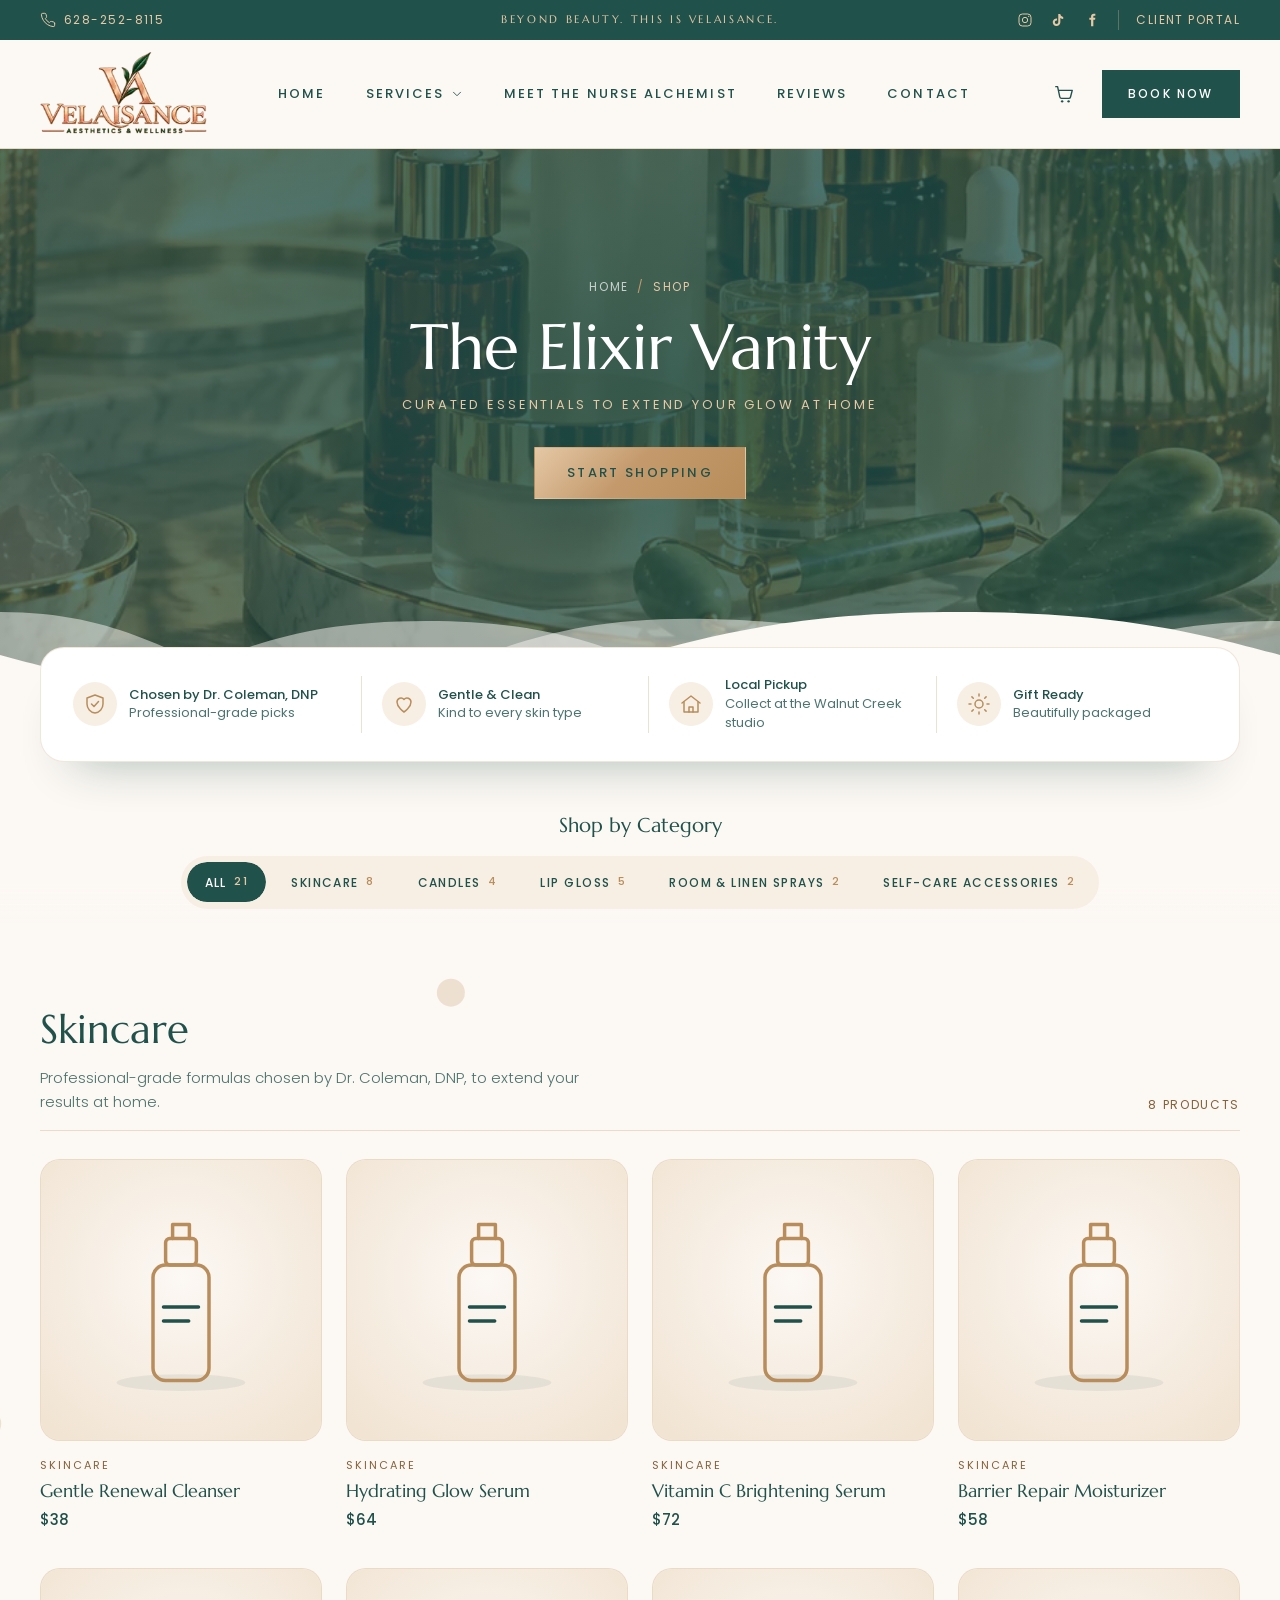
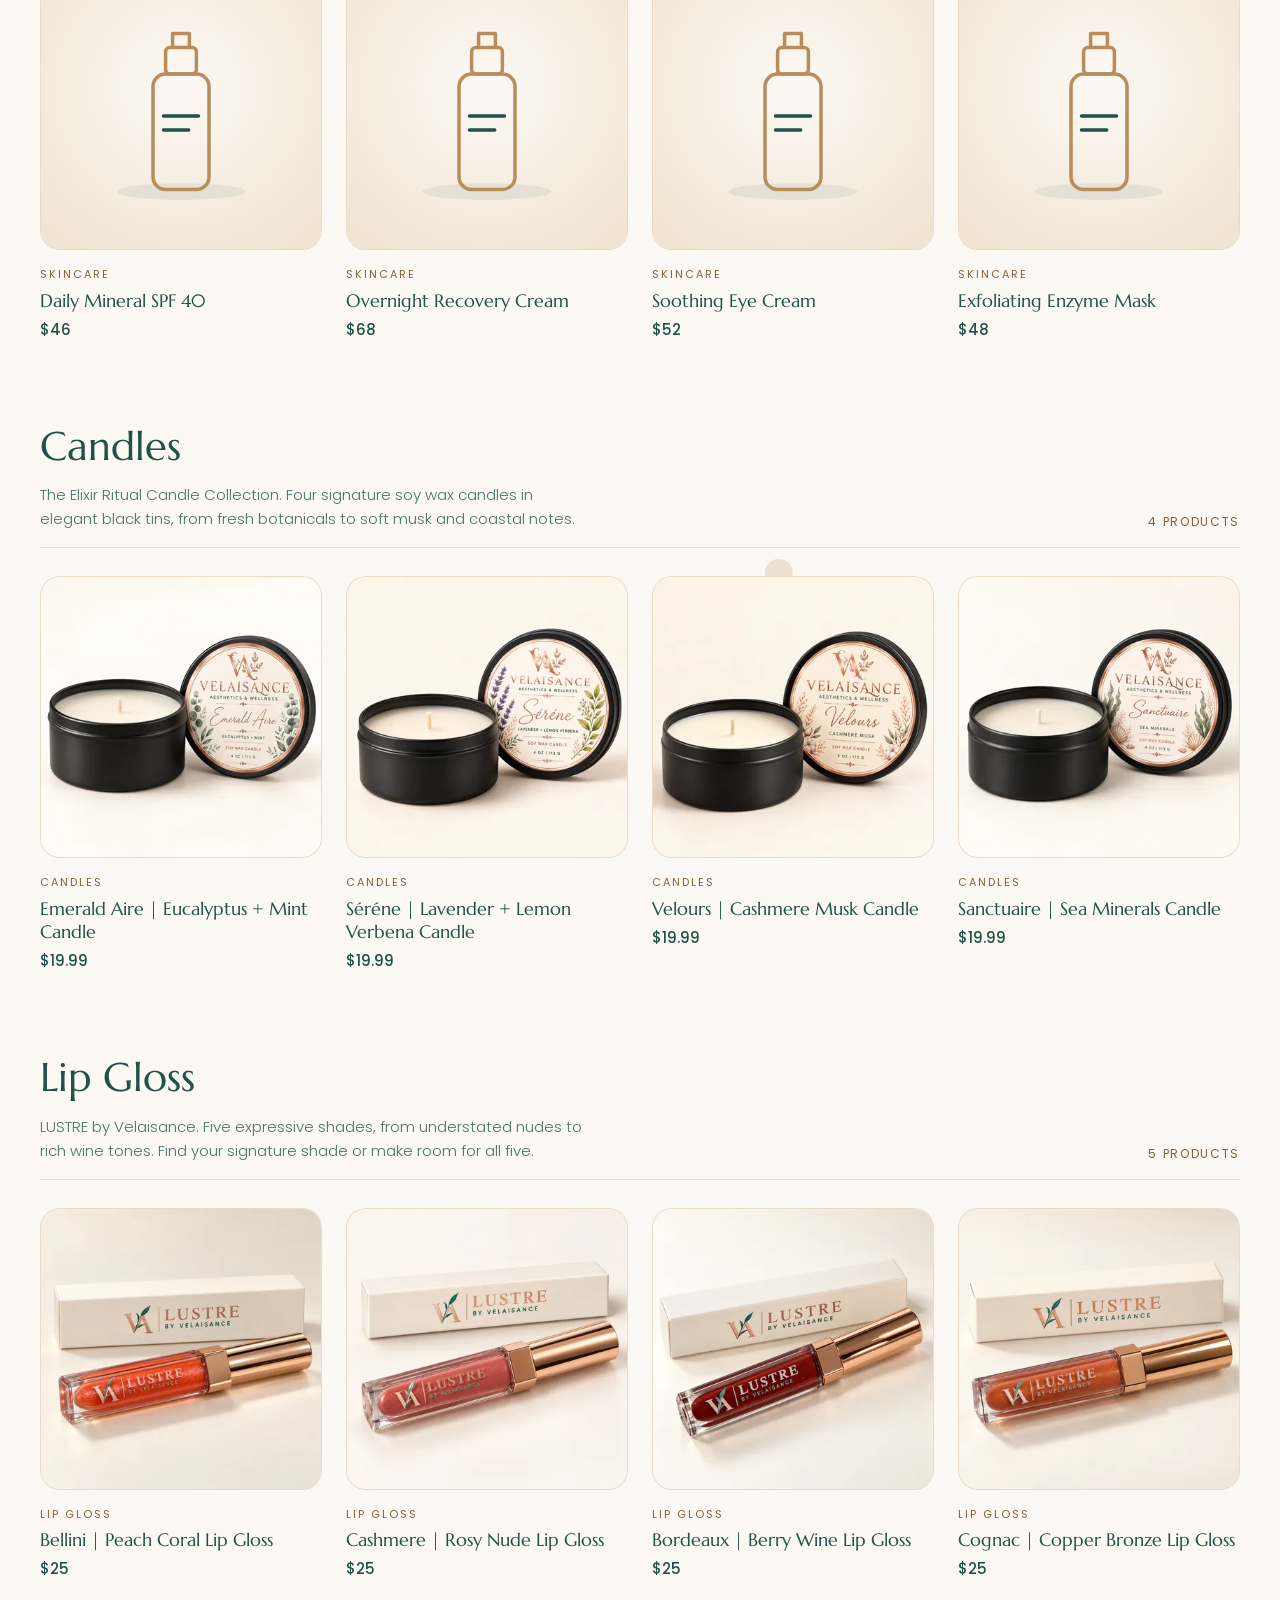
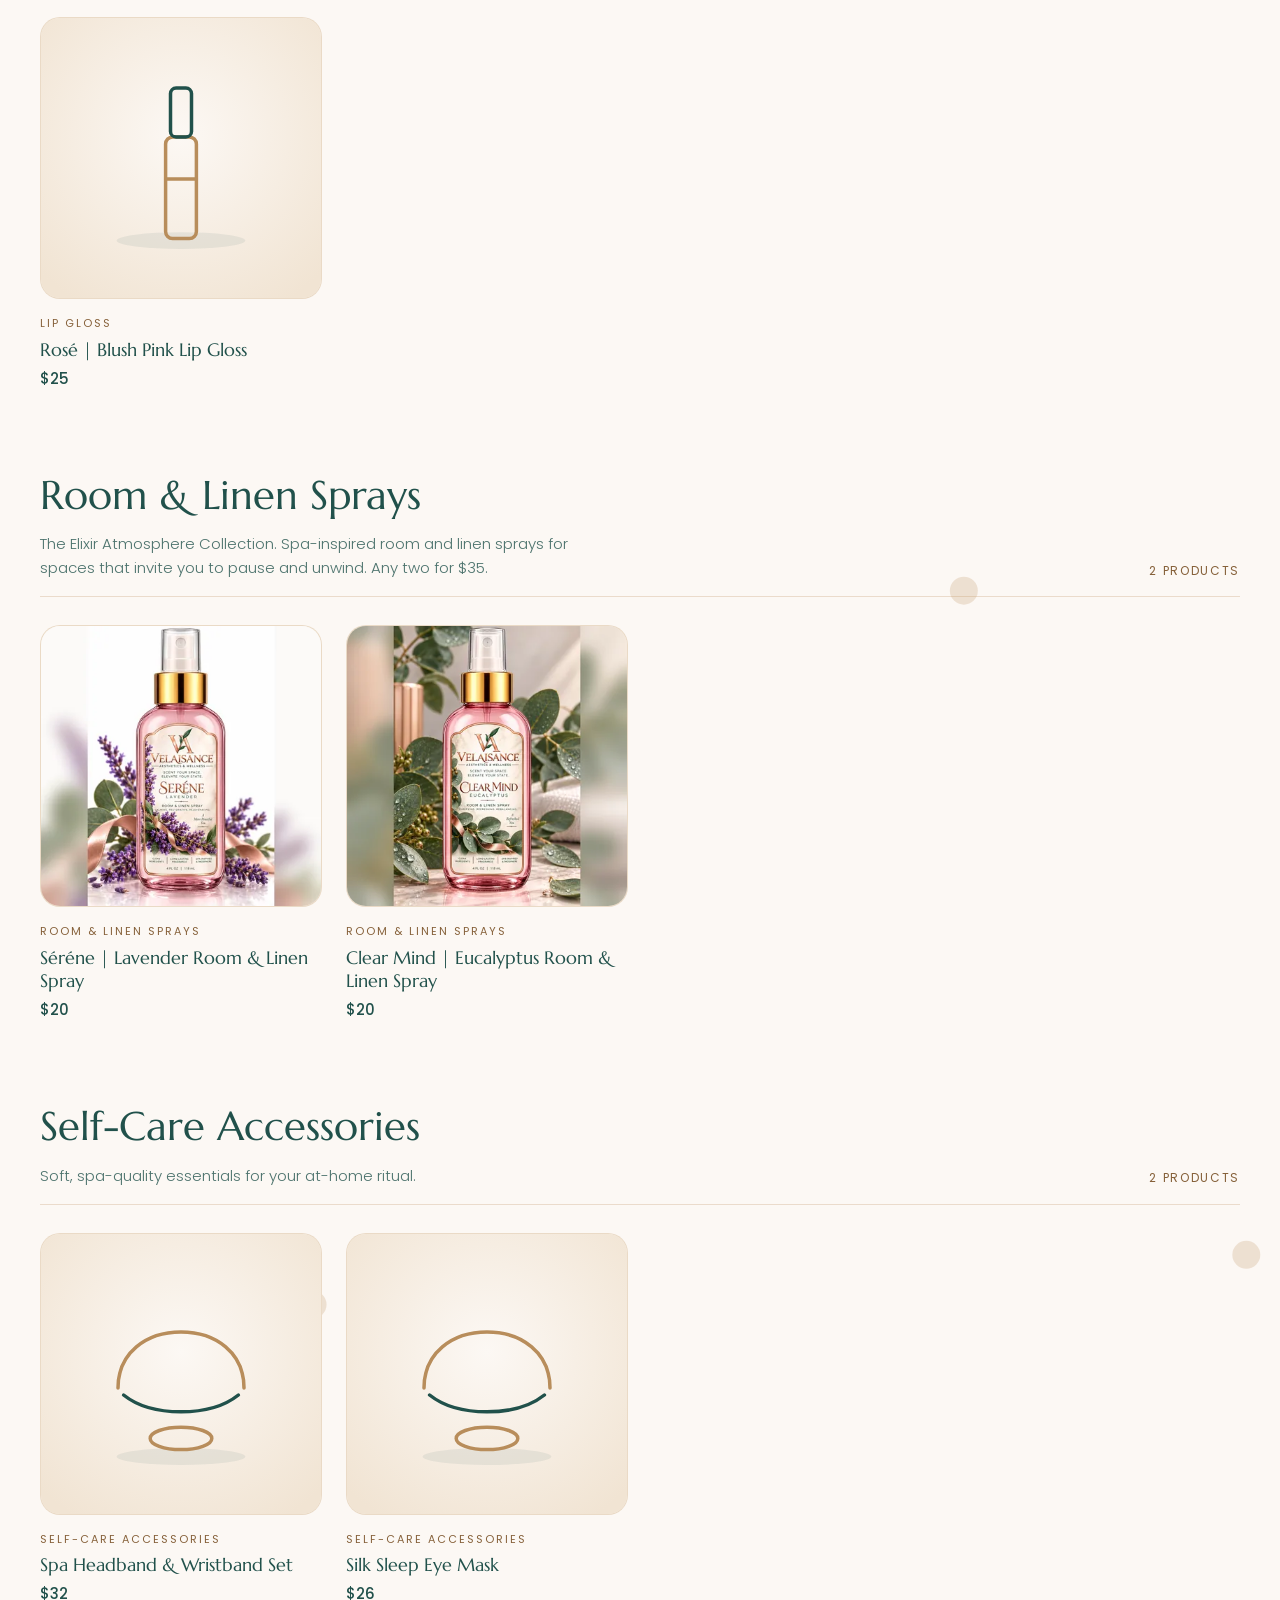
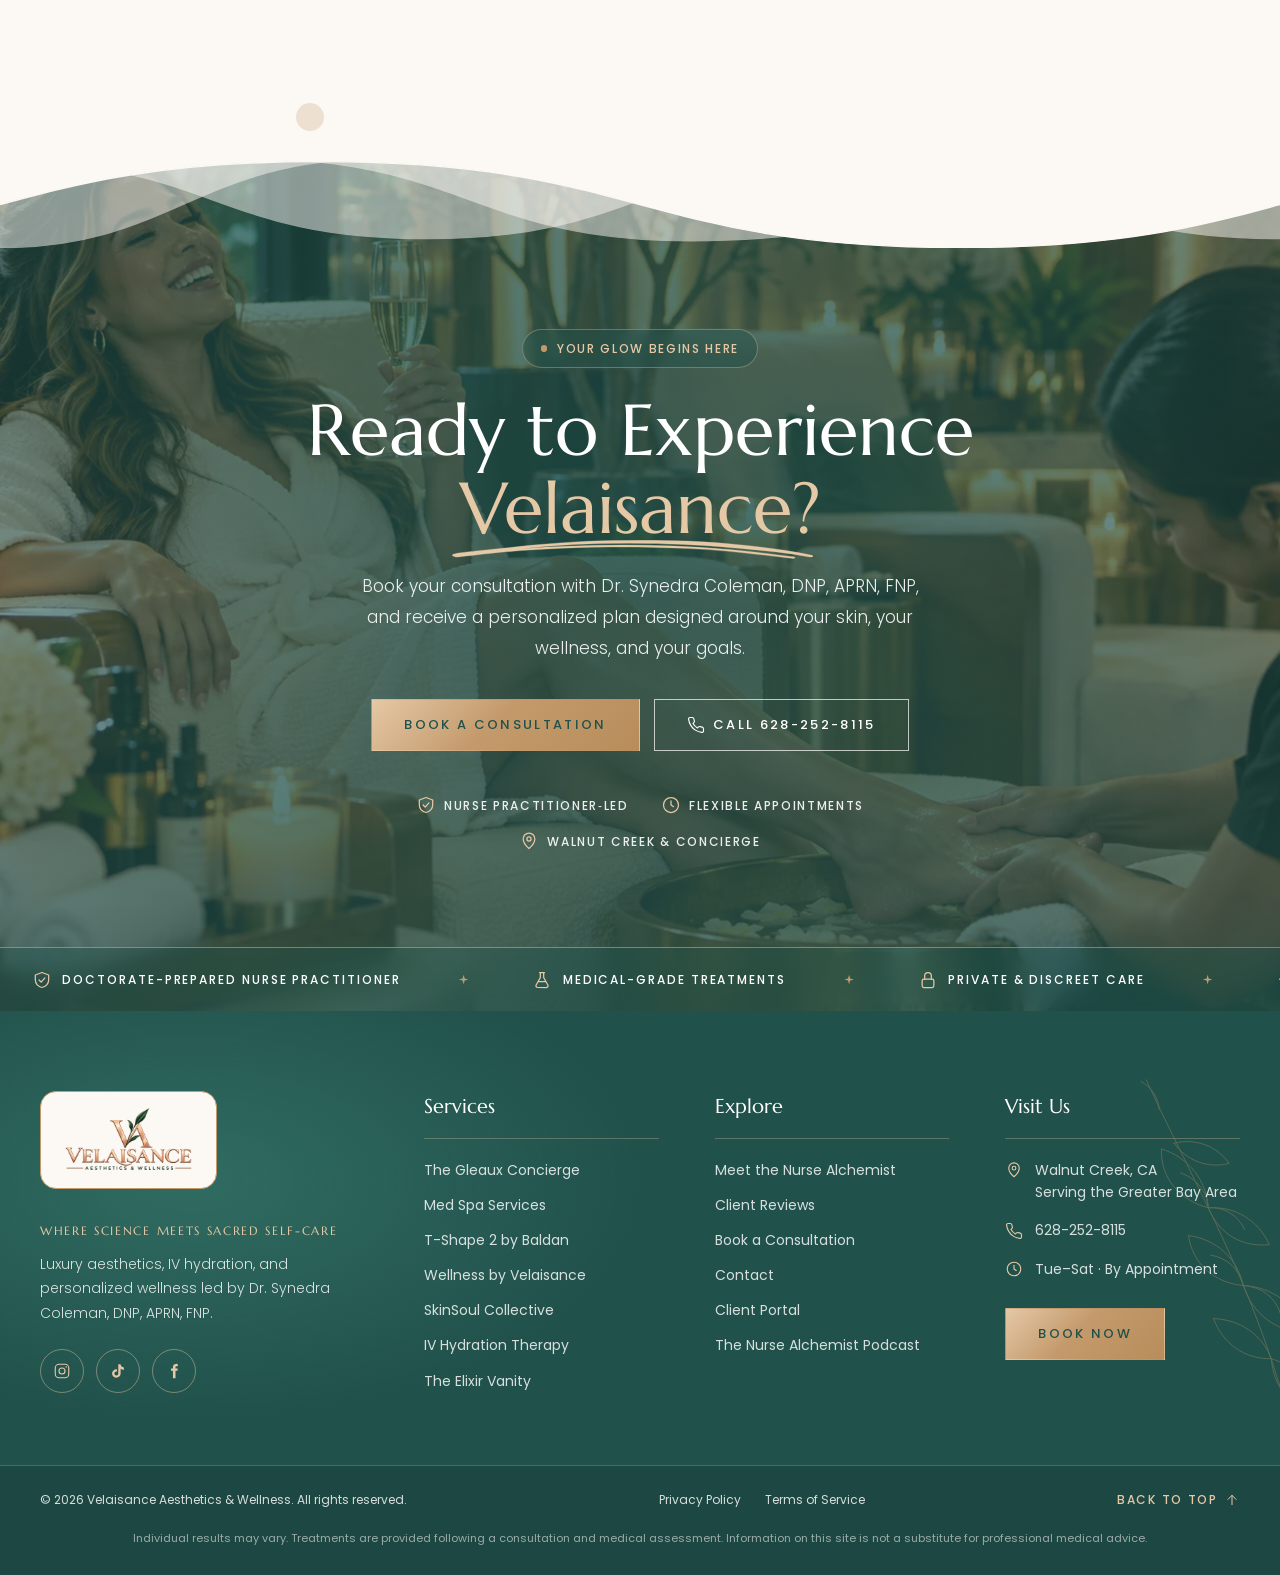
<file: html/shop.html>
<!DOCTYPE html>
<html lang="en">
<head>
    <meta charset="UTF-8">
    <meta name="viewport" content="width=device-width, initial-scale=1.0">
    <title>Shop The Elixir Vanity | Velaisance Aesthetics &amp; Wellness</title>
    <meta name="description" content="Shop skincare, candles, lip gloss, room and linen sprays, and self-care accessories curated by Dr. Synedra Coleman, DNP, APRN, FNP.">
    <link rel="icon" type="image/png" href="../images/brand/velaisance-monogram.png">

    <!-- Link preview card (iMessage, Facebook, LinkedIn, Slack, X).
         Image + URL must be absolute; update the base URL if the site moves to her own domain. -->
    <meta property="og:type" content="website">
    <meta property="og:site_name" content="Velaisance Aesthetics &amp; Wellness">
    <meta property="og:title" content="Shop The Elixir Vanity | Velaisance">
    <meta property="og:description" content="Shop skincare, candles, lip gloss, room and linen sprays, and self-care accessories curated by Dr. Synedra Coleman, DNP, APRN, FNP.">
    <meta property="og:url" content="https://mfebres0919.github.io/Velaisance-Aesthetics-Wellness/html/shop.html">
    <meta property="og:image" content="https://mfebres0919.github.io/Velaisance-Aesthetics-Wellness/images/brand/velaisance-share-v3.jpg">
    <meta property="og:image:secure_url" content="https://mfebres0919.github.io/Velaisance-Aesthetics-Wellness/images/brand/velaisance-share-v3.jpg">
    <meta property="og:image:type" content="image/jpeg">
    <meta property="og:image:width" content="1200">
    <meta property="og:image:height" content="630">
    <meta property="og:image:alt" content="Velaisance homepage: Where Science Meets Sacred Self-Care">
    <meta name="twitter:card" content="summary_large_image">
    <meta name="twitter:title" content="Shop The Elixir Vanity | Velaisance">
    <meta name="twitter:description" content="Shop skincare, candles, lip gloss, room and linen sprays, and self-care accessories curated by Dr. Synedra Coleman, DNP, APRN, FNP.">
    <meta name="twitter:image" content="https://mfebres0919.github.io/Velaisance-Aesthetics-Wellness/images/brand/velaisance-share-v3.jpg">

    <link rel="preload" href="../fonts/marcellus-latin-400-normal.woff2" as="font" type="font/woff2" crossorigin>
    <link rel="preload" href="../fonts/poppins-v24-latin-regular.woff2" as="font" type="font/woff2" crossorigin>

    <link rel="stylesheet" href="../css/global.css">
    <link rel="stylesheet" href="../css/shop.css">

    <script src="../javascript/vendor/lenis.min.js" defer></script>
    <script src="../javascript/smooth-scroll.js" defer></script>
    <script src="../javascript/global.js" defer></script>
    <script src="../javascript/shop.js" defer></script>
</head>
<body>
    <a class="skip-link" href="#main">Skip to content</a>

    <!-- ============ Top Bar ============ -->
    <div class="top-bar" role="region" aria-label="Contact and social links">
        <div class="top-bar__inner container">
            <a class="top-bar__phone" href="tel:+16282528115">
                <svg aria-hidden="true" viewBox="0 0 24 24" width="16" height="16"><path fill="none" stroke="currentColor" stroke-width="1.5" stroke-linecap="round" stroke-linejoin="round" d="M22 16.9v3a2 2 0 0 1-2.2 2 19.8 19.8 0 0 1-8.6-3.1 19.5 19.5 0 0 1-6-6A19.8 19.8 0 0 1 2.1 4.2 2 2 0 0 1 4.1 2h3a2 2 0 0 1 2 1.7c.1 1 .4 1.9.7 2.8a2 2 0 0 1-.5 2.1L8 9.9a16 16 0 0 0 6 6l1.3-1.3a2 2 0 0 1 2.1-.4c.9.3 1.8.6 2.8.7a2 2 0 0 1 1.7 2z"/></svg>
                628-252-8115
            </a>
            <div class="top-bar__messages" aria-live="polite">
                <p class="top-bar__message is-active">Beyond Beauty. This Is Velaisance.</p>
                <p class="top-bar__message"><a href="https://open.spotify.com/show/6z1pku0I9zaEbLr1d9MuW4" target="_blank" rel="noopener">&#10022; Listen to The Nurse Alchemist Podcast on Spotify &rarr;</a></p>
            </div>
            <div class="top-bar__links">
                <a class="top-bar__social" href="https://www.instagram.com/">
                    <svg aria-hidden="true" viewBox="0 0 24 24" width="16" height="16"><rect x="3" y="3" width="18" height="18" rx="5" fill="none" stroke="currentColor" stroke-width="1.5"/><circle cx="12" cy="12" r="4" fill="none" stroke="currentColor" stroke-width="1.5"/><circle cx="17.5" cy="6.5" r="1" fill="currentColor"/></svg>
                <span class="visually-hidden">Velaisance on Instagram</span></a>
                <a class="top-bar__social" href="https://www.tiktok.com/">
                    <svg aria-hidden="true" viewBox="0 0 24 24" width="16" height="16"><path fill="currentColor" d="M16.6 5.8A4.3 4.3 0 0 1 15.5 3h-3.1v12.4a2.6 2.6 0 1 1-2.6-2.6c.3 0 .5 0 .8.1V9.7a5.7 5.7 0 1 0 4.9 5.7V9.1a7.3 7.3 0 0 0 4.3 1.4V7.4a4.3 4.3 0 0 1-3.2-1.6z"/></svg>
                <span class="visually-hidden">Velaisance on TikTok</span></a>
                <a class="top-bar__social" href="https://www.facebook.com/">
                    <svg aria-hidden="true" viewBox="0 0 24 24" width="16" height="16"><path fill="currentColor" d="M14 8.5V6.8c0-.8.2-1.3 1.4-1.3H17V2.6a21 21 0 0 0-2.4-.1C12.2 2.5 10.6 4 10.6 6.6v1.9H8v3.2h2.6V21.5H14v-9.8h2.6l.4-3.2z"/></svg>
                <span class="visually-hidden">Velaisance on Facebook</span></a>
                <a class="top-bar__portal" href="../index.html#client-portal">Client Portal</a>
            </div>
        </div>
    </div>

    <!-- ============ Header / Navigation ============ -->
    <header class="site-header" id="site-header">
        <div class="site-header__inner container">
            <a class="site-header__logo" href="../index.html">
                <picture>
                    <source srcset="../images/brand/velaisance-logo-header-m.webp 240w, ../images/brand/velaisance-logo-header.webp 400w" sizes="(min-width: 1100px) 10.5rem, 8rem" type="image/webp">
                    <img src="../images/brand/velaisance-logo-header.png" srcset="../images/brand/velaisance-logo-header-m.png 240w, ../images/brand/velaisance-logo-header.png 400w" sizes="(min-width: 1100px) 10.5rem, 8rem" alt="Velaisance Aesthetics &amp; Wellness" width="400" height="202" decoding="async" fetchpriority="high">
                </picture>
            <span class="visually-hidden">Velaisance Aesthetics &amp; Wellness home</span></a>

            <nav class="site-nav" id="site-nav" aria-label="Main" data-lenis-prevent>
                <ul class="site-nav__list">
                    <li><a class="site-nav__link" href="../index.html#hero" data-section="hero">Home</a></li>
                    <li class="site-nav__item--dropdown">
                        <button class="site-nav__link site-nav__toggle" type="button" data-section="services" aria-expanded="false" aria-controls="services-menu">
                            Services
                            <svg aria-hidden="true" viewBox="0 0 24 24" width="14" height="14"><path fill="none" stroke="currentColor" stroke-width="1.5" stroke-linecap="round" stroke-linejoin="round" d="m6 9 6 6 6-6"/></svg>
                        </button>
                        <ul class="site-nav__dropdown" id="services-menu">
                            <li><a href="service-gleaux-concierge.html">The Gleaux Concierge</a></li>
                            <li><a href="service-med-spa.html">Med Spa Services</a></li>
                            <li><a href="service-t-shape-2.html">T-Shape 2 by Baldan</a></li>
                            <li><a href="service-wellness.html">Wellness by Velaisance</a></li>
                            <li><a href="service-skinsoul.html">SkinSoul Collective</a></li>
                            <li><a href="service-iv-hydration.html">IV Hydration Therapy</a></li>
                            <li><a href="service-elixir-vanity.html">The Elixir Vanity</a></li>
                        </ul>
                    </li>
                    <li><a class="site-nav__link" href="about.html" data-section="about">Meet the Nurse Alchemist</a></li>
                    <li><a class="site-nav__link" href="reviews.html" data-section="reviews">Reviews</a></li>
                    <li><a class="site-nav__link" href="contact.html" data-section="contact">Contact</a></li>
                </ul>
                <div class="site-nav__mobile-extras">
                    <a class="button button--emerald" href="https://book.prospyrmed.com/4cce81ef-f2c5-4e11-8446-f26833523e22/select-service?workspaceId=25875597-275b-4d12-b427-3f18097b015f&amp;locationId=57bc5251-1073-4fe5-9a47-7d9fa82c98e7" target="_blank" rel="noopener" data-booking>Book a Consultation</a>
                    <a class="site-nav__mobile-phone" href="tel:+16282528115">Call 628-252-8115</a>
                </div>
            </nav>

            <div class="site-header__actions">
                <a class="site-header__icon" href="shop.html">
                    <svg aria-hidden="true" viewBox="0 0 24 24" width="22" height="22"><path fill="none" stroke="currentColor" stroke-width="1.5" stroke-linecap="round" stroke-linejoin="round" d="M3 4h2l2.4 11.2a2 2 0 0 0 2 1.6h7.7a2 2 0 0 0 2-1.5L21 8H6.2"/><circle cx="10" cy="20" r="1.3" fill="currentColor"/><circle cx="17" cy="20" r="1.3" fill="currentColor"/></svg>
                <span class="visually-hidden">Shop The Elixir Vanity</span></a>
                <a class="button button--emerald site-header__book" href="https://book.prospyrmed.com/4cce81ef-f2c5-4e11-8446-f26833523e22/select-service?workspaceId=25875597-275b-4d12-b427-3f18097b015f&amp;locationId=57bc5251-1073-4fe5-9a47-7d9fa82c98e7" target="_blank" rel="noopener" data-booking>Book Now</a>
                <button class="site-header__menu-toggle" type="button" aria-expanded="false" aria-controls="site-nav" aria-label="Open menu">
                    <span></span><span></span><span></span>
                </button>
            </div>
        </div>
    </header>

    <main id="main">
        <!-- ============ Page banner ============ -->
        <section class="page-banner page-banner--photo" aria-labelledby="page-title">
            <picture class="page-banner__bg" aria-hidden="true">
                <source media="(max-width: 767px)" srcset="../images/shop/shop-banner-m.webp" type="image/webp">
                <source media="(max-width: 767px)" srcset="../images/shop/shop-banner-m.jpg" type="image/jpeg">
                <source srcset="../images/shop/shop-banner.webp" type="image/webp">
                <img src="../images/shop/shop-banner.jpg" alt="" width="1122" height="401" fetchpriority="high">
            </picture>
            <div class="container page-banner__inner">
                <nav class="page-crumbs" aria-label="Breadcrumb">
                    <ol>
                        <li><a href="../index.html">Home</a></li>
                        <li aria-current="page">Shop</li>
                    </ol>
                </nav>
                <h1 class="page-banner__title" id="page-title">The Elixir Vanity</h1>
                <p class="page-banner__tag">Curated essentials to extend your glow at home</p>
                <a class="button button--primary page-banner__cta" href="#shop-products">Start Shopping</a>
            </div>
            <div class="section-divider section-divider--banner" aria-hidden="true">
                <svg viewBox="0 0 1000 100" preserveAspectRatio="none" width="1000" height="100"><g fill="currentColor"><path d="M0 1v99c134.3 0 153.7-99 296-99H0Z" opacity=".5"/><path d="M1000 4v86C833.3 90 833.3 3.6 666.7 3.6S500 90 333.3 90 166.7 4 0 4h1000Z" opacity=".5"/><path d="M617 1v86C372 119 384 1 196 1h421Z" opacity=".5"/><path d="M1000 0H0v52C62.5 28 125 4 250 4c250 0 250 96 500 96 125 0 187.5-24 250-48V0Z"/></g></svg>
            </div>
        </section>

        <!-- ============ Shop perks ============ -->
        <section class="shop-perks" aria-label="Why shop with us">
            <ul class="container shop-perks__list">
                <li><span class="shop-perks__icon"><svg aria-hidden="true" viewBox="0 0 24 24" width="24" height="24"><path d="M12 3 4 6v6c0 4.5 3.4 8.3 8 9 4.6-.7 8-4.5 8-9V6z"/><path d="m8.5 12 2.5 2.5 4.5-5"/></svg></span><span><strong>Chosen by Dr. Coleman, DNP</strong>Professional-grade picks</span></li>
                <li><span class="shop-perks__icon"><svg aria-hidden="true" viewBox="0 0 24 24" width="24" height="24"><path d="M12 20s-7-4.4-7-10a4 4 0 0 1 7-2.6A4 4 0 0 1 19 10c0 5.6-7 10-7 10z"/></svg></span><span><strong>Gentle &amp; Clean</strong>Kind to every skin type</span></li>
                <li><span class="shop-perks__icon"><svg aria-hidden="true" viewBox="0 0 24 24" width="24" height="24"><path d="M3 11 12 4l9 7"/><path d="M5 10v10h14V10"/><path d="M10 20v-5h4v5"/></svg></span><span><strong>Local Pickup</strong>Collect at the Walnut Creek studio</span></li>
                <li><span class="shop-perks__icon"><svg aria-hidden="true" viewBox="0 0 24 24" width="24" height="24"><circle cx="12" cy="12" r="4"/><path d="M12 2v2M12 20v2M4.9 4.9l1.4 1.4M17.7 17.7l1.4 1.4M2 12h2M20 12h2M4.9 19.1l1.4-1.4M17.7 6.3l1.4-1.4"/></svg></span><span><strong>Gift Ready</strong>Beautifully packaged</span></li>
            </ul>
        </section>

        <!-- ============ Category filter (shop.js) + products grouped by category ============ -->
        <div class="shop">
            <span class="particles particles--gold" aria-hidden="true"></span>
            <nav class="shop-tabs" id="shop-products" aria-label="Filter products by category">
                <div class="container">
                    <p class="shop-tabs__label">Shop by Category</p>
                    <ul class="shop-tabs__list">
                    <li><button class="shop-tab is-active" type="button" data-filter="all" aria-pressed="true">All <span>21</span></button></li>
                    <li><button class="shop-tab" type="button" data-filter="skincare" aria-pressed="false">Skincare <span>8</span></button></li>
                    <li><button class="shop-tab" type="button" data-filter="candles" aria-pressed="false">Candles <span>4</span></button></li>
                    <li><button class="shop-tab" type="button" data-filter="lip-gloss" aria-pressed="false">Lip Gloss <span>5</span></button></li>
                    <li><button class="shop-tab" type="button" data-filter="sprays" aria-pressed="false">Room &amp; Linen Sprays <span>2</span></button></li>
                    <li><button class="shop-tab" type="button" data-filter="accessories" aria-pressed="false">Self-Care Accessories <span>2</span></button></li>
                    </ul>
                </div>
            </nav>

            <section class="shop-cat" id="skincare" data-category="skincare" aria-labelledby="skincare-title">
                <div class="container">
                    <div class="shop-cat__head">
                        <div>
                            <h2 class="shop-cat__title" id="skincare-title">Skincare</h2>
                            <p class="shop-cat__intro">Professional-grade formulas chosen by Dr. Coleman, DNP, to extend your results at home.</p>
                        </div>
                        <span class="shop-cat__count">8 products</span>
                    </div>
                    <ul class="products">
                        <li class="product">
                            <a class="product__link" href="https://velaisance-vanity.store.prospyrmed.com/" target="_blank" rel="noopener">
                                <span class="product__media">
                                    <img src="../images/shop/placeholder-skincare.svg" alt="" width="400" height="400" loading="lazy" decoding="async">
                                    <span class="product__cta">Shop Now <svg aria-hidden="true" viewBox="0 0 24 24" width="16" height="16"><path d="M7 17 17 7M9 7h8v8"/></svg></span>
                                </span>
                                <span class="product__cat">Skincare</span>
                                <span class="product__name">Gentle Renewal Cleanser</span>
                                <span class="product__price">$38</span>
                            </a>
                        </li>
                        <li class="product">
                            <a class="product__link" href="https://velaisance-vanity.store.prospyrmed.com/" target="_blank" rel="noopener">
                                <span class="product__media">
                                    <img src="../images/shop/placeholder-skincare.svg" alt="" width="400" height="400" loading="lazy" decoding="async">
                                    <span class="product__cta">Shop Now <svg aria-hidden="true" viewBox="0 0 24 24" width="16" height="16"><path d="M7 17 17 7M9 7h8v8"/></svg></span>
                                </span>
                                <span class="product__cat">Skincare</span>
                                <span class="product__name">Hydrating Glow Serum</span>
                                <span class="product__price">$64</span>
                            </a>
                        </li>
                        <li class="product">
                            <a class="product__link" href="https://velaisance-vanity.store.prospyrmed.com/" target="_blank" rel="noopener">
                                <span class="product__media">
                                    <img src="../images/shop/placeholder-skincare.svg" alt="" width="400" height="400" loading="lazy" decoding="async">
                                    <span class="product__cta">Shop Now <svg aria-hidden="true" viewBox="0 0 24 24" width="16" height="16"><path d="M7 17 17 7M9 7h8v8"/></svg></span>
                                </span>
                                <span class="product__cat">Skincare</span>
                                <span class="product__name">Vitamin C Brightening Serum</span>
                                <span class="product__price">$72</span>
                            </a>
                        </li>
                        <li class="product">
                            <a class="product__link" href="https://velaisance-vanity.store.prospyrmed.com/" target="_blank" rel="noopener">
                                <span class="product__media">
                                    <img src="../images/shop/placeholder-skincare.svg" alt="" width="400" height="400" loading="lazy" decoding="async">
                                    <span class="product__cta">Shop Now <svg aria-hidden="true" viewBox="0 0 24 24" width="16" height="16"><path d="M7 17 17 7M9 7h8v8"/></svg></span>
                                </span>
                                <span class="product__cat">Skincare</span>
                                <span class="product__name">Barrier Repair Moisturizer</span>
                                <span class="product__price">$58</span>
                            </a>
                        </li>
                        <li class="product">
                            <a class="product__link" href="https://velaisance-vanity.store.prospyrmed.com/" target="_blank" rel="noopener">
                                <span class="product__media">
                                    <img src="../images/shop/placeholder-skincare.svg" alt="" width="400" height="400" loading="lazy" decoding="async">
                                    <span class="product__cta">Shop Now <svg aria-hidden="true" viewBox="0 0 24 24" width="16" height="16"><path d="M7 17 17 7M9 7h8v8"/></svg></span>
                                </span>
                                <span class="product__cat">Skincare</span>
                                <span class="product__name">Daily Mineral SPF 40</span>
                                <span class="product__price">$46</span>
                            </a>
                        </li>
                        <li class="product">
                            <a class="product__link" href="https://velaisance-vanity.store.prospyrmed.com/" target="_blank" rel="noopener">
                                <span class="product__media">
                                    <img src="../images/shop/placeholder-skincare.svg" alt="" width="400" height="400" loading="lazy" decoding="async">
                                    <span class="product__cta">Shop Now <svg aria-hidden="true" viewBox="0 0 24 24" width="16" height="16"><path d="M7 17 17 7M9 7h8v8"/></svg></span>
                                </span>
                                <span class="product__cat">Skincare</span>
                                <span class="product__name">Overnight Recovery Cream</span>
                                <span class="product__price">$68</span>
                            </a>
                        </li>
                        <li class="product">
                            <a class="product__link" href="https://velaisance-vanity.store.prospyrmed.com/" target="_blank" rel="noopener">
                                <span class="product__media">
                                    <img src="../images/shop/placeholder-skincare.svg" alt="" width="400" height="400" loading="lazy" decoding="async">
                                    <span class="product__cta">Shop Now <svg aria-hidden="true" viewBox="0 0 24 24" width="16" height="16"><path d="M7 17 17 7M9 7h8v8"/></svg></span>
                                </span>
                                <span class="product__cat">Skincare</span>
                                <span class="product__name">Soothing Eye Cream</span>
                                <span class="product__price">$52</span>
                            </a>
                        </li>
                        <li class="product">
                            <a class="product__link" href="https://velaisance-vanity.store.prospyrmed.com/" target="_blank" rel="noopener">
                                <span class="product__media">
                                    <img src="../images/shop/placeholder-skincare.svg" alt="" width="400" height="400" loading="lazy" decoding="async">
                                    <span class="product__cta">Shop Now <svg aria-hidden="true" viewBox="0 0 24 24" width="16" height="16"><path d="M7 17 17 7M9 7h8v8"/></svg></span>
                                </span>
                                <span class="product__cat">Skincare</span>
                                <span class="product__name">Exfoliating Enzyme Mask</span>
                                <span class="product__price">$48</span>
                            </a>
                        </li>
                    </ul>
                </div>
            </section>
            <section class="shop-cat" id="candles" data-category="candles" aria-labelledby="candles-title">
                <div class="container">
                    <div class="shop-cat__head">
                        <div>
                            <h2 class="shop-cat__title" id="candles-title">Candles</h2>
                            <p class="shop-cat__intro">The Elixir Ritual Candle Collection. Four signature soy wax candles in elegant black tins, from fresh botanicals to soft musk and coastal notes.</p>
                        </div>
                        <span class="shop-cat__count">4 products</span>
                    </div>
                    <ul class="products">
                        <li class="product">
                            <a class="product__link" href="https://velaisance-vanity.store.prospyrmed.com/" target="_blank" rel="noopener">
                                <span class="product__media">
                                    <picture>
                                        <source type="image/webp" srcset="../images/shop/products/candle-emerald-aire-400.webp 400w, ../images/shop/products/candle-emerald-aire-800.webp 800w" sizes="(min-width: 768px) 25vw, 50vw">
                                        <img src="../images/shop/products/candle-emerald-aire-400.jpg" srcset="../images/shop/products/candle-emerald-aire-400.jpg 400w, ../images/shop/products/candle-emerald-aire-800.jpg 800w" sizes="(min-width: 768px) 25vw, 50vw" alt="" width="400" height="400" loading="lazy" decoding="async">
                                    </picture>
                                    <span class="product__cta">Shop Now <svg aria-hidden="true" viewBox="0 0 24 24" width="16" height="16"><path d="M7 17 17 7M9 7h8v8"/></svg></span>
                                </span>
                                <span class="product__cat">Candles</span>
                                <span class="product__name">Emerald Aire | Eucalyptus + Mint Candle</span>
                                <span class="product__price">$19.99</span>
                            </a>
                        </li>
                        <li class="product">
                            <a class="product__link" href="https://velaisance-vanity.store.prospyrmed.com/" target="_blank" rel="noopener">
                                <span class="product__media">
                                    <picture>
                                        <source type="image/webp" srcset="../images/shop/products/candle-serene-400.webp 400w, ../images/shop/products/candle-serene-800.webp 800w" sizes="(min-width: 768px) 25vw, 50vw">
                                        <img src="../images/shop/products/candle-serene-400.jpg" srcset="../images/shop/products/candle-serene-400.jpg 400w, ../images/shop/products/candle-serene-800.jpg 800w" sizes="(min-width: 768px) 25vw, 50vw" alt="" width="400" height="400" loading="lazy" decoding="async">
                                    </picture>
                                    <span class="product__cta">Shop Now <svg aria-hidden="true" viewBox="0 0 24 24" width="16" height="16"><path d="M7 17 17 7M9 7h8v8"/></svg></span>
                                </span>
                                <span class="product__cat">Candles</span>
                                <span class="product__name">Séréne | Lavender + Lemon Verbena Candle</span>
                                <span class="product__price">$19.99</span>
                            </a>
                        </li>
                        <li class="product">
                            <a class="product__link" href="https://velaisance-vanity.store.prospyrmed.com/" target="_blank" rel="noopener">
                                <span class="product__media">
                                    <picture>
                                        <source type="image/webp" srcset="../images/shop/products/candle-velours-400.webp 400w, ../images/shop/products/candle-velours-800.webp 800w" sizes="(min-width: 768px) 25vw, 50vw">
                                        <img src="../images/shop/products/candle-velours-400.jpg" srcset="../images/shop/products/candle-velours-400.jpg 400w, ../images/shop/products/candle-velours-800.jpg 800w" sizes="(min-width: 768px) 25vw, 50vw" alt="" width="400" height="400" loading="lazy" decoding="async">
                                    </picture>
                                    <span class="product__cta">Shop Now <svg aria-hidden="true" viewBox="0 0 24 24" width="16" height="16"><path d="M7 17 17 7M9 7h8v8"/></svg></span>
                                </span>
                                <span class="product__cat">Candles</span>
                                <span class="product__name">Velours | Cashmere Musk Candle</span>
                                <span class="product__price">$19.99</span>
                            </a>
                        </li>
                        <li class="product">
                            <a class="product__link" href="https://velaisance-vanity.store.prospyrmed.com/" target="_blank" rel="noopener">
                                <span class="product__media">
                                    <picture>
                                        <source type="image/webp" srcset="../images/shop/products/candle-sanctuaire-400.webp 400w, ../images/shop/products/candle-sanctuaire-800.webp 800w" sizes="(min-width: 768px) 25vw, 50vw">
                                        <img src="../images/shop/products/candle-sanctuaire-400.jpg" srcset="../images/shop/products/candle-sanctuaire-400.jpg 400w, ../images/shop/products/candle-sanctuaire-800.jpg 800w" sizes="(min-width: 768px) 25vw, 50vw" alt="" width="400" height="400" loading="lazy" decoding="async">
                                    </picture>
                                    <span class="product__cta">Shop Now <svg aria-hidden="true" viewBox="0 0 24 24" width="16" height="16"><path d="M7 17 17 7M9 7h8v8"/></svg></span>
                                </span>
                                <span class="product__cat">Candles</span>
                                <span class="product__name">Sanctuaire | Sea Minerals Candle</span>
                                <span class="product__price">$19.99</span>
                            </a>
                        </li>
                    </ul>
                </div>
            </section>
            <section class="shop-cat" id="lip-gloss" data-category="lip-gloss" aria-labelledby="lip-gloss-title">
                <div class="container">
                    <div class="shop-cat__head">
                        <div>
                            <h2 class="shop-cat__title" id="lip-gloss-title">Lip Gloss</h2>
                            <p class="shop-cat__intro">LUSTRE by Velaisance. Five expressive shades, from understated nudes to rich wine tones. Find your signature shade or make room for all five.</p>
                        </div>
                        <span class="shop-cat__count">5 products</span>
                    </div>
                    <ul class="products">
                        <li class="product">
                            <a class="product__link" href="https://velaisance-vanity.store.prospyrmed.com/" target="_blank" rel="noopener">
                                <span class="product__media">
                                    <picture>
                                        <source type="image/webp" srcset="../images/shop/products/lip-gloss-bellini-400.webp 400w, ../images/shop/products/lip-gloss-bellini-800.webp 800w" sizes="(min-width: 768px) 25vw, 50vw">
                                        <img src="../images/shop/products/lip-gloss-bellini-400.jpg" srcset="../images/shop/products/lip-gloss-bellini-400.jpg 400w, ../images/shop/products/lip-gloss-bellini-800.jpg 800w" sizes="(min-width: 768px) 25vw, 50vw" alt="" width="400" height="400" loading="lazy" decoding="async">
                                    </picture>
                                    <span class="product__cta">Shop Now <svg aria-hidden="true" viewBox="0 0 24 24" width="16" height="16"><path d="M7 17 17 7M9 7h8v8"/></svg></span>
                                </span>
                                <span class="product__cat">Lip Gloss</span>
                                <span class="product__name">Bellini | Peach Coral Lip Gloss</span>
                                <span class="product__price">$25</span>
                            </a>
                        </li>
                        <li class="product">
                            <a class="product__link" href="https://velaisance-vanity.store.prospyrmed.com/" target="_blank" rel="noopener">
                                <span class="product__media">
                                    <picture>
                                        <source type="image/webp" srcset="../images/shop/products/lip-gloss-cashmere-400.webp 400w, ../images/shop/products/lip-gloss-cashmere-800.webp 800w" sizes="(min-width: 768px) 25vw, 50vw">
                                        <img src="../images/shop/products/lip-gloss-cashmere-400.jpg" srcset="../images/shop/products/lip-gloss-cashmere-400.jpg 400w, ../images/shop/products/lip-gloss-cashmere-800.jpg 800w" sizes="(min-width: 768px) 25vw, 50vw" alt="" width="400" height="400" loading="lazy" decoding="async">
                                    </picture>
                                    <span class="product__cta">Shop Now <svg aria-hidden="true" viewBox="0 0 24 24" width="16" height="16"><path d="M7 17 17 7M9 7h8v8"/></svg></span>
                                </span>
                                <span class="product__cat">Lip Gloss</span>
                                <span class="product__name">Cashmere | Rosy Nude Lip Gloss</span>
                                <span class="product__price">$25</span>
                            </a>
                        </li>
                        <li class="product">
                            <a class="product__link" href="https://velaisance-vanity.store.prospyrmed.com/" target="_blank" rel="noopener">
                                <span class="product__media">
                                    <picture>
                                        <source type="image/webp" srcset="../images/shop/products/lip-gloss-bordeaux-400.webp 400w, ../images/shop/products/lip-gloss-bordeaux-800.webp 800w" sizes="(min-width: 768px) 25vw, 50vw">
                                        <img src="../images/shop/products/lip-gloss-bordeaux-400.jpg" srcset="../images/shop/products/lip-gloss-bordeaux-400.jpg 400w, ../images/shop/products/lip-gloss-bordeaux-800.jpg 800w" sizes="(min-width: 768px) 25vw, 50vw" alt="" width="400" height="400" loading="lazy" decoding="async">
                                    </picture>
                                    <span class="product__cta">Shop Now <svg aria-hidden="true" viewBox="0 0 24 24" width="16" height="16"><path d="M7 17 17 7M9 7h8v8"/></svg></span>
                                </span>
                                <span class="product__cat">Lip Gloss</span>
                                <span class="product__name">Bordeaux | Berry Wine Lip Gloss</span>
                                <span class="product__price">$25</span>
                            </a>
                        </li>
                        <li class="product">
                            <a class="product__link" href="https://velaisance-vanity.store.prospyrmed.com/" target="_blank" rel="noopener">
                                <span class="product__media">
                                    <picture>
                                        <source type="image/webp" srcset="../images/shop/products/lip-gloss-cognac-400.webp 400w, ../images/shop/products/lip-gloss-cognac-800.webp 800w" sizes="(min-width: 768px) 25vw, 50vw">
                                        <img src="../images/shop/products/lip-gloss-cognac-400.jpg" srcset="../images/shop/products/lip-gloss-cognac-400.jpg 400w, ../images/shop/products/lip-gloss-cognac-800.jpg 800w" sizes="(min-width: 768px) 25vw, 50vw" alt="" width="400" height="400" loading="lazy" decoding="async">
                                    </picture>
                                    <span class="product__cta">Shop Now <svg aria-hidden="true" viewBox="0 0 24 24" width="16" height="16"><path d="M7 17 17 7M9 7h8v8"/></svg></span>
                                </span>
                                <span class="product__cat">Lip Gloss</span>
                                <span class="product__name">Cognac | Copper Bronze Lip Gloss</span>
                                <span class="product__price">$25</span>
                            </a>
                        </li>
                        <li class="product">
                            <a class="product__link" href="https://velaisance-vanity.store.prospyrmed.com/" target="_blank" rel="noopener">
                                <span class="product__media">
                                    <img src="../images/shop/placeholder-lip-gloss.svg" alt="" width="400" height="400" loading="lazy" decoding="async">
                                    <span class="product__cta">Shop Now <svg aria-hidden="true" viewBox="0 0 24 24" width="16" height="16"><path d="M7 17 17 7M9 7h8v8"/></svg></span>
                                </span>
                                <span class="product__cat">Lip Gloss</span>
                                <span class="product__name">Rosé | Blush Pink Lip Gloss</span>
                                <span class="product__price">$25</span>
                            </a>
                        </li>
                    </ul>
                </div>
            </section>
            <section class="shop-cat" id="sprays" data-category="sprays" aria-labelledby="sprays-title">
                <div class="container">
                    <div class="shop-cat__head">
                        <div>
                            <h2 class="shop-cat__title" id="sprays-title">Room &amp; Linen Sprays</h2>
                            <p class="shop-cat__intro">The Elixir Atmosphere Collection. Spa-inspired room and linen sprays for spaces that invite you to pause and unwind. Any two for $35.</p>
                        </div>
                        <span class="shop-cat__count">2 products</span>
                    </div>
                    <ul class="products">
                        <li class="product">
                            <a class="product__link" href="https://velaisance-vanity.store.prospyrmed.com/" target="_blank" rel="noopener">
                                <span class="product__media">
                                    <picture>
                                        <source type="image/webp" srcset="../images/shop/products/spray-serene-400.webp 400w, ../images/shop/products/spray-serene-800.webp 800w" sizes="(min-width: 768px) 25vw, 50vw">
                                        <img src="../images/shop/products/spray-serene-400.jpg" srcset="../images/shop/products/spray-serene-400.jpg 400w, ../images/shop/products/spray-serene-800.jpg 800w" sizes="(min-width: 768px) 25vw, 50vw" alt="" width="400" height="400" loading="lazy" decoding="async">
                                    </picture>
                                    <span class="product__cta">Shop Now <svg aria-hidden="true" viewBox="0 0 24 24" width="16" height="16"><path d="M7 17 17 7M9 7h8v8"/></svg></span>
                                </span>
                                <span class="product__cat">Room &amp; Linen Sprays</span>
                                <span class="product__name">Séréne | Lavender Room &amp; Linen Spray</span>
                                <span class="product__price">$20</span>
                            </a>
                        </li>
                        <li class="product">
                            <a class="product__link" href="https://velaisance-vanity.store.prospyrmed.com/" target="_blank" rel="noopener">
                                <span class="product__media">
                                    <picture>
                                        <source type="image/webp" srcset="../images/shop/products/spray-clear-mind-400.webp 400w, ../images/shop/products/spray-clear-mind-800.webp 800w" sizes="(min-width: 768px) 25vw, 50vw">
                                        <img src="../images/shop/products/spray-clear-mind-400.jpg" srcset="../images/shop/products/spray-clear-mind-400.jpg 400w, ../images/shop/products/spray-clear-mind-800.jpg 800w" sizes="(min-width: 768px) 25vw, 50vw" alt="" width="400" height="400" loading="lazy" decoding="async">
                                    </picture>
                                    <span class="product__cta">Shop Now <svg aria-hidden="true" viewBox="0 0 24 24" width="16" height="16"><path d="M7 17 17 7M9 7h8v8"/></svg></span>
                                </span>
                                <span class="product__cat">Room &amp; Linen Sprays</span>
                                <span class="product__name">Clear Mind | Eucalyptus Room &amp; Linen Spray</span>
                                <span class="product__price">$20</span>
                            </a>
                        </li>
                    </ul>
                </div>
            </section>
            <section class="shop-cat" id="accessories" data-category="accessories" aria-labelledby="accessories-title">
                <div class="container">
                    <div class="shop-cat__head">
                        <div>
                            <h2 class="shop-cat__title" id="accessories-title">Self-Care Accessories</h2>
                            <p class="shop-cat__intro">Soft, spa-quality essentials for your at-home ritual.</p>
                        </div>
                        <span class="shop-cat__count">2 products</span>
                    </div>
                    <ul class="products">
                        <li class="product">
                            <a class="product__link" href="https://velaisance-vanity.store.prospyrmed.com/" target="_blank" rel="noopener">
                                <span class="product__media">
                                    <img src="../images/shop/placeholder-accessories.svg" alt="" width="400" height="400" loading="lazy" decoding="async">
                                    <span class="product__cta">Shop Now <svg aria-hidden="true" viewBox="0 0 24 24" width="16" height="16"><path d="M7 17 17 7M9 7h8v8"/></svg></span>
                                </span>
                                <span class="product__cat">Self-Care Accessories</span>
                                <span class="product__name">Spa Headband &amp; Wristband Set</span>
                                <span class="product__price">$32</span>
                            </a>
                        </li>
                        <li class="product">
                            <a class="product__link" href="https://velaisance-vanity.store.prospyrmed.com/" target="_blank" rel="noopener">
                                <span class="product__media">
                                    <img src="../images/shop/placeholder-accessories.svg" alt="" width="400" height="400" loading="lazy" decoding="async">
                                    <span class="product__cta">Shop Now <svg aria-hidden="true" viewBox="0 0 24 24" width="16" height="16"><path d="M7 17 17 7M9 7h8v8"/></svg></span>
                                </span>
                                <span class="product__cat">Self-Care Accessories</span>
                                <span class="product__name">Silk Sleep Eye Mask</span>
                                <span class="product__price">$26</span>
                            </a>
                        </li>
                    </ul>
                </div>
            </section>
        </div>

        <!-- ============ Final CTA ============ -->
        <section class="final-cta" id="consultation" aria-labelledby="final-cta-title">
            <div class="section-divider section-divider--cta" aria-hidden="true">
                <svg viewBox="0 0 1000 100" preserveAspectRatio="none" width="1000" height="100"><g fill="currentColor"><path d="M0 1v99c134.3 0 153.7-99 296-99H0Z" opacity=".5"/><path d="M1000 4v86C833.3 90 833.3 3.6 666.7 3.6S500 90 333.3 90 166.7 4 0 4h1000Z" opacity=".5"/><path d="M617 1v86C372 119 384 1 196 1h421Z" opacity=".5"/><path d="M1000 0H0v52C62.5 28 125 4 250 4c250 0 250 96 500 96 125 0 187.5-24 250-48V0Z"/></g></svg>
            </div>

            <picture class="final-cta__bg" aria-hidden="true">
                <source media="(max-width: 767px)" srcset="../images/cta/cta-spa-suite-m.webp" type="image/webp">
                <source media="(max-width: 767px)" srcset="../images/cta/cta-spa-suite-m.jpg" type="image/jpeg">
                <source srcset="../images/cta/cta-spa-suite.webp" type="image/webp">
                <img src="../images/cta/cta-spa-suite.jpg" alt="" width="1600" height="831" loading="lazy" decoding="async">
            </picture>

            <div class="final-cta__content container">
                <p class="badge"><span class="badge__dot" aria-hidden="true"></span>Your Glow Begins Here</p>
                <h2 class="final-cta__title" id="final-cta-title">Ready to Experience <em><span class="ink-mark">Velaisance?<svg class="ink-mark__line" aria-hidden="true" viewBox="0 0 1307 149" preserveAspectRatio="none"><path d="M1232.64 147.79c-122.42-33.96-245.78-65.88-372.4-79.2-274.79-29.65-555.3-4.58-746.71 43.64-28.03 6.61-55.36 16.42-83.92 20.67-6.94.18-15.27 7.93-19.91-.69-42.09-23.59 65.41-40.33 78.74-44.91 68.94-15.05 137.48-31.87 206.46-46.69 299.76-62.63 616.52-55.76 908.24 41.3 33.91 11.72 67.19 25.44 100.14 39.51 8.53 5.83.48 17.83-8.87 13.35-82.09-35.61-171.3-51.43-258.47-69.75-258.76-50.22-528.02-56-785.62 4.13 245.24-37 497.97-41.22 742.29 4.51 70.81 12.09 168.26 39.24 244.02 59.66 9.1 2.46 5.53 17.17-3.99 14.47Z"/></svg></span></em></h2>
                <p class="final-cta__text">
                    Book your consultation with Dr.&nbsp;Synedra Coleman, DNP, APRN, FNP, and receive a personalized plan designed around your skin,
                    your wellness, and your goals.
                </p>

                <div class="final-cta__actions">
                    <a class="button button--primary button--bounce" href="https://book.prospyrmed.com/4cce81ef-f2c5-4e11-8446-f26833523e22/select-service?workspaceId=25875597-275b-4d12-b427-3f18097b015f&amp;locationId=57bc5251-1073-4fe5-9a47-7d9fa82c98e7" target="_blank" rel="noopener" data-booking>Book a Consultation</a>
                    <a class="button button--ghost" href="tel:+16282528115">
                        <svg aria-hidden="true" viewBox="0 0 24 24" width="18" height="18"><path d="M22 16.9v3a2 2 0 0 1-2.2 2 19.8 19.8 0 0 1-8.6-3.1 19.5 19.5 0 0 1-6-6A19.8 19.8 0 0 1 2.1 4.2 2 2 0 0 1 4.1 2h3a2 2 0 0 1 2 1.7c.1 1 .4 1.9.7 2.8a2 2 0 0 1-.5 2.1L8 9.9a16 16 0 0 0 6 6l1.3-1.3a2 2 0 0 1 2.1-.4c.9.3 1.8.6 2.8.7a2 2 0 0 1 1.7 2z"/></svg>
                        Call 628-252-8115
                    </a>
                </div>

                <ul class="final-cta__points">
                    <li>
                        <svg aria-hidden="true" viewBox="0 0 24 24" width="20" height="20"><path d="M12 3 4 6v6c0 4.5 3.4 8.3 8 9 4.6-.7 8-4.5 8-9V6z"/><path d="m8.5 12 2.5 2.5 4.5-5"/></svg>
                        Nurse Practitioner&#8209;Led
                    </li>
                    <li>
                        <svg aria-hidden="true" viewBox="0 0 24 24" width="20" height="20"><circle cx="12" cy="12" r="9"/><path d="M12 7v5l3 2"/></svg>
                        Flexible Appointments
                    </li>
                    <li>
                        <svg aria-hidden="true" viewBox="0 0 24 24" width="20" height="20"><path d="M12 21s-7-6.2-7-11.5a7 7 0 0 1 14 0C19 14.8 12 21 12 21z"/><circle cx="12" cy="9.5" r="2.5"/></svg>
                        Walnut Creek &amp; Concierge
                    </li>
                </ul>
            </div>
            <div class="trust-ribbon" aria-label="Why clients trust Velaisance">
                <div class="trust-ribbon__track">
                    <ul class="trust-ribbon__list">
                        <li><svg aria-hidden="true" viewBox="0 0 24 24" width="20" height="20"><path d="M12 3 4 6v6c0 4.5 3.4 8.3 8 9 4.6-.7 8-4.5 8-9V6z"/><path d="m8.5 12 2.5 2.5 4.5-5"/></svg>Doctorate-Prepared Nurse Practitioner</li>
                        <li><svg aria-hidden="true" viewBox="0 0 24 24" width="20" height="20"><path d="M9 3h6M10 3v6l-5 9a2 2 0 0 0 1.7 3h10.6a2 2 0 0 0 1.7-3l-5-9V3M7.5 14h9"/></svg>Medical-Grade Treatments</li>
                        <li><svg aria-hidden="true" viewBox="0 0 24 24" width="20" height="20"><rect x="5" y="11" width="14" height="10" rx="2"/><path d="M8 11V7a4 4 0 0 1 8 0v4"/></svg>Private &amp; Discreet Care</li>
                        <li><svg aria-hidden="true" viewBox="0 0 24 24" width="20" height="20"><path d="M12 3c.4 4 2.3 6.6 6.5 7.5v.8c-4.2.9-6.1 3.5-6.5 7.5h-.8c-.4-4-2.3-6.6-6.5-7.5v-.8C8.9 9.6 10.8 7 11.2 3z"/></svg>Personalized Treatment Plans</li>
                        <li><svg aria-hidden="true" viewBox="0 0 24 24" width="20" height="20"><path d="m12 2 2.9 6.9 7.1.6-5.4 4.7 1.6 7L12 17.5 5.8 21.2l1.6-7L2 9.5l7.1-.6z"/></svg>5-Star Client Experience</li>
                        <li><svg aria-hidden="true" viewBox="0 0 24 24" width="20" height="20"><path d="M3 11 12 4l9 7"/><path d="M5 10v10h14V10"/></svg>Concierge Home Visits</li>
                        <li><svg aria-hidden="true" viewBox="0 0 24 24" width="20" height="20"><path d="M12 21s-7-6.2-7-11.5a7 7 0 0 1 14 0C19 14.8 12 21 12 21z"/><circle cx="12" cy="9.5" r="2.5"/></svg>Serving the Greater Bay Area</li>
                    </ul>
                    <ul class="trust-ribbon__list" aria-hidden="true">
                        <li><svg aria-hidden="true" viewBox="0 0 24 24" width="20" height="20"><path d="M12 3 4 6v6c0 4.5 3.4 8.3 8 9 4.6-.7 8-4.5 8-9V6z"/><path d="m8.5 12 2.5 2.5 4.5-5"/></svg>Doctorate-Prepared Nurse Practitioner</li>
                        <li><svg aria-hidden="true" viewBox="0 0 24 24" width="20" height="20"><path d="M9 3h6M10 3v6l-5 9a2 2 0 0 0 1.7 3h10.6a2 2 0 0 0 1.7-3l-5-9V3M7.5 14h9"/></svg>Medical-Grade Treatments</li>
                        <li><svg aria-hidden="true" viewBox="0 0 24 24" width="20" height="20"><rect x="5" y="11" width="14" height="10" rx="2"/><path d="M8 11V7a4 4 0 0 1 8 0v4"/></svg>Private &amp; Discreet Care</li>
                        <li><svg aria-hidden="true" viewBox="0 0 24 24" width="20" height="20"><path d="M12 3c.4 4 2.3 6.6 6.5 7.5v.8c-4.2.9-6.1 3.5-6.5 7.5h-.8c-.4-4-2.3-6.6-6.5-7.5v-.8C8.9 9.6 10.8 7 11.2 3z"/></svg>Personalized Treatment Plans</li>
                        <li><svg aria-hidden="true" viewBox="0 0 24 24" width="20" height="20"><path d="m12 2 2.9 6.9 7.1.6-5.4 4.7 1.6 7L12 17.5 5.8 21.2l1.6-7L2 9.5l7.1-.6z"/></svg>5-Star Client Experience</li>
                        <li><svg aria-hidden="true" viewBox="0 0 24 24" width="20" height="20"><path d="M3 11 12 4l9 7"/><path d="M5 10v10h14V10"/></svg>Concierge Home Visits</li>
                        <li><svg aria-hidden="true" viewBox="0 0 24 24" width="20" height="20"><path d="M12 21s-7-6.2-7-11.5a7 7 0 0 1 14 0C19 14.8 12 21 12 21z"/><circle cx="12" cy="9.5" r="2.5"/></svg>Serving the Greater Bay Area</li>
                    </ul>
                    <ul class="trust-ribbon__list" aria-hidden="true">
                        <li><svg aria-hidden="true" viewBox="0 0 24 24" width="20" height="20"><path d="M12 3 4 6v6c0 4.5 3.4 8.3 8 9 4.6-.7 8-4.5 8-9V6z"/><path d="m8.5 12 2.5 2.5 4.5-5"/></svg>Doctorate-Prepared Nurse Practitioner</li>
                        <li><svg aria-hidden="true" viewBox="0 0 24 24" width="20" height="20"><path d="M9 3h6M10 3v6l-5 9a2 2 0 0 0 1.7 3h10.6a2 2 0 0 0 1.7-3l-5-9V3M7.5 14h9"/></svg>Medical-Grade Treatments</li>
                        <li><svg aria-hidden="true" viewBox="0 0 24 24" width="20" height="20"><rect x="5" y="11" width="14" height="10" rx="2"/><path d="M8 11V7a4 4 0 0 1 8 0v4"/></svg>Private &amp; Discreet Care</li>
                        <li><svg aria-hidden="true" viewBox="0 0 24 24" width="20" height="20"><path d="M12 3c.4 4 2.3 6.6 6.5 7.5v.8c-4.2.9-6.1 3.5-6.5 7.5h-.8c-.4-4-2.3-6.6-6.5-7.5v-.8C8.9 9.6 10.8 7 11.2 3z"/></svg>Personalized Treatment Plans</li>
                        <li><svg aria-hidden="true" viewBox="0 0 24 24" width="20" height="20"><path d="m12 2 2.9 6.9 7.1.6-5.4 4.7 1.6 7L12 17.5 5.8 21.2l1.6-7L2 9.5l7.1-.6z"/></svg>5-Star Client Experience</li>
                        <li><svg aria-hidden="true" viewBox="0 0 24 24" width="20" height="20"><path d="M3 11 12 4l9 7"/><path d="M5 10v10h14V10"/></svg>Concierge Home Visits</li>
                        <li><svg aria-hidden="true" viewBox="0 0 24 24" width="20" height="20"><path d="M12 21s-7-6.2-7-11.5a7 7 0 0 1 14 0C19 14.8 12 21 12 21z"/><circle cx="12" cy="9.5" r="2.5"/></svg>Serving the Greater Bay Area</li>
                    </ul>
                </div>
            </div>
        </section>

    </main>

    <!-- ============ Footer ============ -->
    <footer class="site-footer">

        <div class="site-footer__inner container">
            <div class="site-footer__brand">
                <a class="site-footer__logo" href="../index.html">
                    <picture>
                        <source srcset="../images/brand/velaisance-logo.webp" type="image/webp">
                        <img src="../images/brand/velaisance-logo.png" alt="Velaisance Aesthetics &amp; Wellness" width="360" height="182" loading="lazy" decoding="async">
                    </picture>
                <span class="visually-hidden">Velaisance Aesthetics &amp; Wellness home</span></a>
                <p class="site-footer__tagline">Where Science Meets Sacred Self-Care</p>
                <p class="site-footer__about">
                    Luxury aesthetics, IV hydration, and personalized wellness led by Dr.&nbsp;Synedra Coleman, DNP, APRN, FNP.
                </p>
                <ul class="site-footer__social" aria-label="Social media">
                    <li><a href="https://www.instagram.com/"><svg aria-hidden="true" viewBox="0 0 24 24" width="18" height="18"><rect x="3" y="3" width="18" height="18" rx="5" fill="none" stroke="currentColor" stroke-width="1.5"/><circle cx="12" cy="12" r="4" fill="none" stroke="currentColor" stroke-width="1.5"/><circle cx="17.5" cy="6.5" r="1" fill="currentColor"/></svg><span class="visually-hidden">Velaisance on Instagram</span></a></li>
                    <li><a href="https://www.tiktok.com/"><svg aria-hidden="true" viewBox="0 0 24 24" width="18" height="18"><path fill="currentColor" d="M16.6 5.8A4.3 4.3 0 0 1 15.5 3h-3.1v12.4a2.6 2.6 0 1 1-2.6-2.6c.3 0 .5 0 .8.1V9.7a5.7 5.7 0 1 0 4.9 5.7V9.1a7.3 7.3 0 0 0 4.3 1.4V7.4a4.3 4.3 0 0 1-3.2-1.6z"/></svg><span class="visually-hidden">Velaisance on TikTok</span></a></li>
                    <li><a href="https://www.facebook.com/"><svg aria-hidden="true" viewBox="0 0 24 24" width="18" height="18"><path fill="currentColor" d="M14 8.5V6.8c0-.8.2-1.3 1.4-1.3H17V2.6a21 21 0 0 0-2.4-.1C12.2 2.5 10.6 4 10.6 6.6v1.9H8v3.2h2.6V21.5H14v-9.8h2.6l.4-3.2z"/></svg><span class="visually-hidden">Velaisance on Facebook</span></a></li>
                </ul>
            </div>

            <nav class="site-footer__col" aria-label="Services">
                <h2 class="site-footer__heading">Services</h2>
                <ul class="site-footer__links">
                    <li><a href="service-gleaux-concierge.html">The Gleaux Concierge</a></li>
                    <li><a href="service-med-spa.html">Med Spa Services</a></li>
                            <li><a href="service-t-shape-2.html">T-Shape 2 by Baldan</a></li>
                    <li><a href="service-wellness.html">Wellness by Velaisance</a></li>
                    <li><a href="service-skinsoul.html">SkinSoul Collective</a></li>
                    <li><a href="service-iv-hydration.html">IV Hydration Therapy</a></li>
                    <li><a href="service-elixir-vanity.html">The Elixir Vanity</a></li>
                </ul>
            </nav>

            <nav class="site-footer__col" aria-label="Explore">
                <h2 class="site-footer__heading">Explore</h2>
                <ul class="site-footer__links">
                    <li><a href="about.html">Meet the Nurse Alchemist</a></li>
                    <li><a href="reviews.html">Client Reviews</a></li>
                    <li><a href="https://book.prospyrmed.com/4cce81ef-f2c5-4e11-8446-f26833523e22/select-service?workspaceId=25875597-275b-4d12-b427-3f18097b015f&amp;locationId=57bc5251-1073-4fe5-9a47-7d9fa82c98e7" target="_blank" rel="noopener" data-booking>Book a Consultation</a></li>
                    <li><a href="contact.html">Contact</a></li>
                    <li><a href="../index.html#client-portal">Client Portal</a></li>
                    <li><a href="https://open.spotify.com/show/6z1pku0I9zaEbLr1d9MuW4" target="_blank" rel="noopener">The Nurse Alchemist Podcast</a></li>
                </ul>
            </nav>

            <div class="site-footer__col">
                <h2 class="site-footer__heading">Visit Us</h2>
                <ul class="site-footer__contact">
                    <li>
                        <svg aria-hidden="true" viewBox="0 0 24 24" width="18" height="18"><path d="M12 21s-7-6.2-7-11.5a7 7 0 0 1 14 0C19 14.8 12 21 12 21z"/><circle cx="12" cy="9.5" r="2.5"/></svg>
                        <span>Walnut Creek, CA<br>Serving the Greater Bay Area</span>
                    </li>
                    <li>
                        <svg aria-hidden="true" viewBox="0 0 24 24" width="18" height="18"><path d="M22 16.9v3a2 2 0 0 1-2.2 2 19.8 19.8 0 0 1-8.6-3.1 19.5 19.5 0 0 1-6-6A19.8 19.8 0 0 1 2.1 4.2 2 2 0 0 1 4.1 2h3a2 2 0 0 1 2 1.7c.1 1 .4 1.9.7 2.8a2 2 0 0 1-.5 2.1L8 9.9a16 16 0 0 0 6 6l1.3-1.3a2 2 0 0 1 2.1-.4c.9.3 1.8.6 2.8.7a2 2 0 0 1 1.7 2z"/></svg>
                        <a href="tel:+16282528115">628-252-8115</a>
                    </li>
                    <li>
                        <svg aria-hidden="true" viewBox="0 0 24 24" width="18" height="18"><circle cx="12" cy="12" r="9"/><path d="M12 7v5l3 2"/></svg>
                        <!-- PLACEHOLDER hours: confirm with client -->
                        <span>Tue&ndash;Sat &middot; By Appointment</span>
                    </li>
                </ul>
                <a class="button button--primary site-footer__book" href="https://book.prospyrmed.com/4cce81ef-f2c5-4e11-8446-f26833523e22/select-service?workspaceId=25875597-275b-4d12-b427-3f18097b015f&amp;locationId=57bc5251-1073-4fe5-9a47-7d9fa82c98e7" target="_blank" rel="noopener" data-booking>Book Now</a>
            </div>
        </div>

        <div class="site-footer__bottom">
            <div class="site-footer__bottom-inner container">
                <p>&copy; <span id="footer-year">2026</span> Velaisance Aesthetics &amp; Wellness. All rights reserved.</p>
                <ul class="site-footer__legal">
                    <li><a href="../index.html#privacy">Privacy Policy</a></li>
                    <li><a href="../index.html#terms">Terms of Service</a></li>
                </ul>
                <a class="site-footer__top" href="#main">
                    Back to Top
                    <svg aria-hidden="true" viewBox="0 0 24 24" width="16" height="16"><path d="M12 19V5M6 11l6-6 6 6"/></svg>
                </a>
            </div>
            <p class="site-footer__disclaimer container">
                Individual results may vary. Treatments are provided following a consultation and medical assessment. Information on this site is not a substitute for professional medical advice.
            </p>
        </div>
    </footer>

    <!-- Back to top: appears after the first screen; the ring fills as you scroll (global.js) -->
    <button class="to-top" id="to-top" type="button" aria-label="Back to top">
        <svg class="to-top__ring" viewBox="0 0 36 36" aria-hidden="true">
            <circle class="to-top__track" cx="18" cy="18" r="16.5" pathLength="100"/>
            <circle class="to-top__fill" cx="18" cy="18" r="16.5" pathLength="100"/>
        </svg>
        <svg class="to-top__arrow" viewBox="0 0 24 24" width="20" height="20" aria-hidden="true"><path d="M12 19V5M5 12l7-7 7 7"/></svg>
    </button>

    <!-- ============ Booking modal (Prospyr) ============
         Every [data-booking] link opens this. The iframe only loads on first open.
         Without JavaScript, the links fall back to opening Prospyr in a new tab. -->
    <dialog class="booking-modal" id="booking-modal" aria-labelledby="booking-modal-title">
        <div class="booking-modal__panel">
            <header class="booking-modal__header">
                <div class="booking-modal__brand">
                    <picture><source srcset="../images/brand/velaisance-monogram-80.webp" type="image/webp"><img src="../images/brand/velaisance-monogram-80.png" alt="" width="40" height="38" loading="lazy" decoding="async"></picture>
                    <div>
                        <h2 class="booking-modal__title" id="booking-modal-title">Book Your Visit</h2>
                        <p class="booking-modal__subtitle">Secure online booking &middot; Velaisance Aesthetics &amp; Wellness</p>
                    </div>
                </div>
                <div class="booking-modal__actions">
                    <a class="booking-modal__newtab" href="https://book.prospyrmed.com/4cce81ef-f2c5-4e11-8446-f26833523e22/select-service?workspaceId=25875597-275b-4d12-b427-3f18097b015f&amp;locationId=57bc5251-1073-4fe5-9a47-7d9fa82c98e7" target="_blank" rel="noopener">
                        Open in new tab
                        <svg aria-hidden="true" viewBox="0 0 24 24" width="14" height="14"><path d="M7 17 17 7M9 7h8v8"/></svg>
                    </a>
                    <button class="booking-modal__close" type="button" aria-label="Close booking">
                        <svg aria-hidden="true" viewBox="0 0 24 24" width="20" height="20"><path d="M6 6l12 12M18 6 6 18"/></svg>
                    </button>
                </div>
            </header>

            <div class="booking-modal__body">
                <div class="booking-modal__loader" aria-hidden="true">
                    <span class="booking-modal__spinner"></span>
                    <p>Loading available appointments&hellip;</p>
                </div>
                <iframe class="booking-modal__frame" title="Book an appointment with Velaisance" data-src="https://book.prospyrmed.com/4cce81ef-f2c5-4e11-8446-f26833523e22/select-service?workspaceId=25875597-275b-4d12-b427-3f18097b015f&amp;locationId=57bc5251-1073-4fe5-9a47-7d9fa82c98e7" allow="payment" loading="lazy"></iframe>
            </div>
        </div>
    </dialog>




    
</body>
</html>
</file>
<file: css/global.css>
/* ==========================================================================
   Fonts (self-hosted)
   ========================================================================== */
@font-face {
    font-family: "Marcellus";
    src: url("../fonts/marcellus-latin-400-normal.woff2") format("woff2");
    font-weight: 400;
    font-style: normal;
    font-display: swap;
}
@font-face {
    font-family: "Poppins";
    src: url("../fonts/poppins-v24-latin-300.woff2") format("woff2");
    font-weight: 300;
    font-style: normal;
    font-display: swap;
}
@font-face {
    font-family: "Poppins";
    src: url("../fonts/poppins-v24-latin-regular.woff2") format("woff2");
    font-weight: 400;
    font-style: normal;
    font-display: swap;
}
@font-face {
    font-family: "Poppins";
    src: url("../fonts/poppins-v24-latin-500.woff2") format("woff2");
    font-weight: 500;
    font-style: normal;
    font-display: swap;
}

/* ==========================================================================
   Variables
   ========================================================================== */
:root {
    /* Rose gold palette (brand)
       Logo-matched alternative if she prefers: #CB8E70 / #EEC9B4 / #B47358 */
    --rose-gold: #C49A6C;
    --rose-gold-light: #E5C8A6;
    --rose-gold-deep: #B88D5B;
    --rose-gold-text: #86613A; /* deeper gold for small text on cream (5.3:1 contrast) */

    /* Emerald palette (brand) */
    --emerald: #21514B;
    --emerald-mid: #36776B;
    --emerald-mist: #B7D7C9;
    --emerald-night: #21514B; /* alias of --emerald so every dark surface stays on-brand */

    /* Neutrals: light tints of the brand rose gold and emerald */
    --ivory: #FCF8F4;
    --cream: #F7EFE4;
    --ink: #21514B;
    --ink-soft: rgba(33, 81, 75, .8);
    --white: #FFFFFF;

    --font-display: "Marcellus", "Trajan Pro", Optima, Georgia, serif;
    --font-body: "Poppins", "Avenir Next", "Segoe UI", Helvetica, Arial, sans-serif;

    --container: 1280px;
    --gutter: 1.25rem;
    --header-height: 5.25rem;
    --top-bar-height: 2.5rem;
    --ease: cubic-bezier(.22, .61, .36, 1);
}

@media (min-width: 1100px) {
    :root {
        --gutter: 2.5rem;
        --header-height: 6.75rem;
    }
}

/* ==========================================================================
   Reset & base
   ========================================================================== */
*,
*::before,
*::after {
    box-sizing: border-box;
}

* {
    margin: 0;
    padding: 0;
}

html {
    -webkit-text-size-adjust: 100%;
    scroll-behavior: smooth;
    scroll-padding-top: var(--header-height);
}

/* Lenis does its own smoothing; CSS smooth scroll on top would fight it */
html.lenis.lenis-smooth {
    scroll-behavior: auto;
}

body {
    font-family: var(--font-body);
    font-size: 1rem;
    line-height: 1.6;
    color: var(--ink);
    background-color: var(--ivory);
    -webkit-font-smoothing: antialiased;
}

/* Lock page scroll on <html> (not <body>) so the sticky header stays put */
html.is-menu-open {
    overflow: hidden;
}

img,
picture,
svg {
    display: block;
    max-width: 100%;
}

img {
    height: auto;
}

a {
    color: inherit;
    text-decoration: none;
}

button {
    font: inherit;
    color: inherit;
    background: none;
    border: 0;
    cursor: pointer;
}

ul {
    list-style: none;
}

:focus-visible {
    outline: 2px solid var(--rose-gold);
    outline-offset: 3px;
}

.container {
    width: 100%;
    max-width: var(--container);
    margin-inline: auto;
    padding-inline: var(--gutter);
}

.visually-hidden {
    position: absolute;
    width: 1px;
    height: 1px;
    margin: -1px;
    padding: 0;
    overflow: hidden;
    clip: rect(0 0 0 0);
    white-space: nowrap;
    border: 0;
}

.skip-link {
    position: absolute;
    top: -100px;
    left: 1rem;
    z-index: 200;
    padding: .75rem 1.25rem;
    background: var(--emerald);
    color: var(--white);
}

.skip-link:focus {
    top: 1rem;
}

@media (prefers-reduced-motion: reduce) {
    html {
        scroll-behavior: auto;
    }

    *,
    *::before,
    *::after {
        animation-duration: .01ms !important;
        animation-iteration-count: 1 !important;
        transition-duration: .01ms !important;
    }
}

/* ==========================================================================
   Typography
   ========================================================================== */
.eyebrow {
    font-family: var(--font-display);
    font-size: .75rem;
    font-weight: 500;
    letter-spacing: .28em;
    text-transform: uppercase;
}

.section-title {
    font-family: var(--font-display);
    font-size: clamp(2rem, 6vw, 3.25rem);
    font-weight: 400;
    line-height: 1.12;
    color: var(--emerald-night);
    text-wrap: balance;
}

.section-intro {
    font-size: .9375rem;
    font-weight: 300;
    line-height: 1.8;
    color: var(--ink-soft);
    text-wrap: pretty;
}

/* SVG wave dividers between sections (color set with `color`) */
.section-divider {
    position: absolute;
    left: 0;
    right: 0;
    z-index: 1;
    line-height: 0;
    pointer-events: none;
}

.section-divider svg {
    width: 100%;
    height: clamp(2.5rem, 7vw, 6rem);
}

/* Underlined text link with arrow */
.text-link {
    display: inline-flex;
    align-items: center;
    gap: .6rem;
    padding-block: .35rem;
    font-size: .8125rem;
    font-weight: 500;
    letter-spacing: .16em;
    text-transform: uppercase;
    color: var(--emerald);
    background: linear-gradient(var(--rose-gold), var(--rose-gold)) no-repeat left bottom / 0 1px;
    transition: background-size .45s var(--ease), color .3s var(--ease);
}

.text-link svg {
    transition: transform .35s var(--ease);
}

.text-link:hover {
    background-size: 100% 1px;
    color: var(--emerald-night);
}

.text-link:hover svg {
    transform: translateX(.25rem);
}

.text-link--light {
    color: var(--rose-gold-light);
}

.text-link--light:hover {
    color: var(--white);
}

/* ==========================================================================
   Wobbling particles (animated SVG background; place inside an isolated section)
   ========================================================================== */
.particles {
    position: absolute;
    inset: 0;
    z-index: -1;
    background-repeat: no-repeat;
    background-position: center;
    background-size: cover;
    pointer-events: none;
}

.particles--gold {
    background-image: url("../images/patterns/wobbling-particles-gold.svg");
    opacity: .7;
}

/* Lighter rose gold so the dots glow on emerald */
.particles--light {
    background-image: url("../images/patterns/wobbling-particles-light.svg");
    opacity: .6;
}

/* ==========================================================================
   Ink underline (brush-stroke SVG revealed left to right when in view)
   ========================================================================== */
.ink-mark {
    position: relative;
    display: inline-block;
    white-space: nowrap;
}

.ink-mark__line {
    position: absolute;
    left: -2%;
    bottom: -.16em;
    width: 104%;
    height: .26em;
    overflow: visible;
    fill: var(--rose-gold-deep);
    pointer-events: none;
    clip-path: inset(0 100% 0 0);
    transition: clip-path 1.1s var(--ease) .35s;
}

/* On dark backgrounds use the lighter rose gold */
.hero .ink-mark__line,
.about .ink-mark__line,
.final-cta .ink-mark__line {
    fill: var(--rose-gold-light);
}

/* Hero underline waits for the slower hero fade-in to finish */
.hero .ink-mark__line {
    transition-delay: 2.2s;
}

.ink-mark.is-drawn .ink-mark__line {
    clip-path: inset(0 0 0 0);
}

/* ==========================================================================
   Scroll reveal (classes added by global.js, so content stays visible without JS)
   Uses the standalone `translate` property so it never fights a component's own transform.
   ========================================================================== */
.reveal {
    opacity: 0;
    translate: 0 1.75rem;
    transition:
        opacity var(--reveal-duration, 1.1s) var(--ease) var(--reveal-delay, 0s),
        translate var(--reveal-duration, 1.1s) var(--ease) var(--reveal-delay, 0s);
}

.reveal.is-visible {
    opacity: 1;
    translate: 0 0;
}

/* Header elements just fade (no slide). Translate must stay `none` here: any value,
   even 0, turns the header into the containing block for the fixed mobile menu
   and squashes the menu to the header's height. */
.reveal--fade,
.reveal--fade.is-visible {
    translate: none;
}

/* ==========================================================================
   Badge (pill label above headings)
   ========================================================================== */
.badge {
    display: inline-flex;
    align-items: center;
    gap: .6rem;
    padding: .55rem 1.1rem;
    font-size: .75rem;
    font-weight: 500;
    letter-spacing: .14em;
    text-transform: uppercase;
    color: var(--rose-gold-light);
    background-color: rgba(33, 81, 75, .45);
    border: 1px solid rgba(229, 200, 166, .35);
    border-radius: 999px;
    backdrop-filter: blur(8px);
    -webkit-backdrop-filter: blur(8px);
}

.badge__dot {
    width: .4rem;
    height: .4rem;
    border-radius: 50%;
    background-color: var(--rose-gold);
}

.badge--light {
    color: var(--emerald);
    background-color: rgba(255, 255, 255, .6);
    border-color: rgba(196, 154, 108, .45);
}

/* ==========================================================================
   Carousel controls (progress dots + pause), shared by homepage carousels
   ========================================================================== */
.carousel-dots {
    display: flex;
    justify-content: center;
    gap: .25rem;
}

.carousel-dot {
    position: relative;
    width: 1.75rem;
    height: 1.5rem;
}

.carousel-dot::before {
    content: "";
    position: absolute;
    left: .25rem;
    right: .25rem;
    top: 50%;
    height: 2px;
    background-color: rgba(33, 81, 75, .2);
    transition: background-color .3s var(--ease);
}

.carousel-dot.is-active::before {
    background-color: var(--rose-gold-deep);
}

.carousel-pause {
    display: flex;
    align-items: center;
    justify-content: center;
    width: 2.25rem;
    height: 2.25rem;
    color: var(--emerald);
    border: 1px solid rgba(33, 81, 75, .35);
    border-radius: 50%;
    transition: background-color .3s var(--ease), color .3s var(--ease), border-color .3s var(--ease);
}

.carousel-pause:hover {
    color: var(--white);
    background-color: var(--emerald);
    border-color: var(--emerald);
}

.carousel-pause svg {
    fill: none;
    stroke: currentColor;
    stroke-width: 1.5;
    stroke-linecap: round;
}

.carousel-pause .carousel-pause__play {
    display: none;
    fill: currentColor;
    stroke: none;
}

.is-paused .carousel-pause__pause {
    display: none;
}

.is-paused .carousel-pause .carousel-pause__play {
    display: block;
}

/* ==========================================================================
   Buttons
   ========================================================================== */
.button {
    position: relative;
    display: inline-flex;
    align-items: center;
    justify-content: center;
    gap: .5rem;
    min-height: 3.25rem;
    padding: .9rem 2rem;
    font-family: var(--font-body);
    font-size: .8125rem;
    font-weight: 500;
    letter-spacing: .18em;
    text-transform: uppercase;
    text-align: center;
    border: 1px solid transparent;
    border-radius: 0;
    overflow: hidden;
    isolation: isolate;
    transition: color .45s var(--ease), border-color .45s var(--ease);
}

/* Hover fill sweeps in from the left; each variant sets --button-fill */
.button::before {
    content: "";
    position: absolute;
    inset: 0;
    z-index: -1;
    background: var(--button-fill);
    transform: scaleX(0);
    transform-origin: left;
    transition: transform .45s var(--ease);
}

.button:hover::before,
.button:focus-visible::before {
    transform: scaleX(1);
}

.button--primary {
    --button-fill: var(--ivory);
    background: linear-gradient(135deg, var(--rose-gold-light) 0%, var(--rose-gold) 45%, var(--rose-gold-deep) 100%);
    color: var(--emerald-night);
}

.button--primary:hover {
    border-color: var(--rose-gold-light);
}

.button--emerald {
    --button-fill: linear-gradient(135deg, var(--rose-gold-light) 0%, var(--rose-gold) 100%);
    background-color: var(--emerald);
    color: var(--white);
}

.button--emerald:hover {
    color: var(--emerald-night);
}

.button--ghost {
    --button-fill: var(--white);
    border-color: rgba(255, 255, 255, .7);
    color: var(--white);
}

.button--ghost:hover {
    border-color: var(--white);
    color: var(--emerald-night);
}

/* Gentle bounce, then a 3s rest, on repeat */
.button--bounce {
    animation: button-bounce 4s var(--ease) 1.5s infinite;
}

.button--bounce:hover,
.button--bounce:focus-visible {
    animation-play-state: paused;
}

@keyframes button-bounce {
    0%, 25%, 100% {
        transform: translateY(0);
    }
    6% {
        transform: translateY(-.65rem);
    }
    12% {
        transform: translateY(0);
    }
    17% {
        transform: translateY(-.3rem);
    }
}

/* ==========================================================================
   Top bar
   ========================================================================== */
.top-bar {
    background-color: var(--emerald-night);
    color: var(--rose-gold-light);
    font-size: .75rem;
    letter-spacing: .12em;
}

.top-bar__inner {
    display: flex;
    align-items: center;
    justify-content: center;
    min-height: var(--top-bar-height);
}

.top-bar__messages {
    display: grid;
    justify-items: center;
}

/* Messages stack in the same cell and crossfade */
.top-bar__message {
    grid-area: 1 / 1;
    opacity: 0;
    visibility: hidden;
    transform: translateY(.35rem);
    transition: opacity .6s var(--ease), transform .6s var(--ease), visibility .6s;
    font-family: var(--font-display);
    font-size: .6875rem;
    letter-spacing: .24em;
    text-transform: uppercase;
    text-align: center;
}

.top-bar__message.is-active {
    opacity: 1;
    visibility: visible;
    transform: none;
}

.top-bar__phone,
.top-bar__links {
    display: none;
}

.top-bar a {
    transition: color .3s var(--ease);
}

.top-bar a:hover {
    color: var(--white);
}

@media (min-width: 900px) {
    .top-bar__inner {
        justify-content: space-between;
    }

    .top-bar__phone,
    .top-bar__links {
        display: flex;
        align-items: center;
        flex: 1;
    }

    .top-bar__phone {
        gap: .5rem;
    }

    .top-bar__links {
        justify-content: flex-end;
        gap: 1.1rem;
    }

    .top-bar__portal {
        padding-left: 1.1rem;
        border-left: 1px solid rgba(229, 200, 166, .3);
        text-transform: uppercase;
    }
}

/* ==========================================================================
   Header & navigation (mobile first)
   ========================================================================== */
.site-header {
    position: sticky;
    top: 0;
    z-index: 100;
    background-color: var(--ivory);
    border-bottom: 1px solid rgba(196, 154, 108, .35);
    transition: box-shadow .35s var(--ease);
}

.site-header.is-scrolled {
    box-shadow: 0 10px 30px -18px rgba(33, 81, 75, .35);
}

/* One row: logo left, nav links, then the actions */
.site-header__inner {
    display: flex;
    align-items: center;
    justify-content: space-between;
    gap: 1rem;
    height: var(--header-height);
}

.site-header__logo img {
    width: auto;
    height: 4rem;
}

.site-header__actions {
    display: flex;
    align-items: center;
    gap: .5rem;
}

.site-header__icon {
    display: none;
}

.site-header__book {
    display: none;
}

.site-header__menu-toggle {
    display: flex;
    flex-direction: column;
    justify-content: center;
    gap: 6px;
    width: 2.75rem;
    height: 2.75rem;
    padding: 0 .55rem;
}

.site-header__menu-toggle span {
    display: block;
    height: 1px;
    background-color: var(--emerald);
    transition: transform .35s var(--ease), opacity .35s var(--ease);
}

.site-header__menu-toggle[aria-expanded="true"] span:nth-child(1) {
    transform: translateY(7px) rotate(45deg);
}

.site-header__menu-toggle[aria-expanded="true"] span:nth-child(2) {
    opacity: 0;
}

.site-header__menu-toggle[aria-expanded="true"] span:nth-child(3) {
    transform: translateY(-7px) rotate(-45deg);
}

/* Mobile menu panel */
.site-nav {
    position: fixed;
    inset: var(--nav-top, var(--header-height)) 0 0 0;
    display: flex;
    flex-direction: column;
    justify-content: flex-start;
    gap: 2.25rem;
    padding: 2rem var(--gutter) 2.5rem;
    background-color: var(--ivory);
    overflow-y: auto;
    opacity: 0;
    visibility: hidden;
    transform: translateY(-.75rem);
    transition: opacity .35s var(--ease), transform .35s var(--ease), visibility .35s;
}

.site-nav.is-open {
    opacity: 1;
    visibility: visible;
    transform: none;
}

.site-nav__list > li {
    border-bottom: 1px solid rgba(196, 154, 108, .3);
}

.site-nav__link {
    display: flex;
    align-items: center;
    justify-content: space-between;
    width: 100%;
    padding: 1.1rem 0;
    font-family: var(--font-display);
    font-size: 1.25rem;
    font-weight: 500;
    letter-spacing: .04em;
    color: var(--emerald);
    text-align: left;
}

.site-nav__toggle svg {
    transition: transform .3s var(--ease);
}

.site-nav__toggle[aria-expanded="true"] svg {
    transform: rotate(180deg);
}

/* Mobile accordion: animates height + fade instead of snapping open */
.site-nav__dropdown {
    max-height: 0;
    overflow: hidden;
    opacity: 0;
    transform: translateY(-.35rem);
    transition: max-height .45s var(--ease), opacity .35s var(--ease), transform .35s var(--ease), padding .45s var(--ease);
}

.site-nav__item--dropdown.is-open .site-nav__dropdown {
    max-height: 22rem;
    padding-bottom: 1rem;
    opacity: 1;
    transform: none;
}

.site-nav__link.is-current {
    color: var(--rose-gold-deep);
}

.site-nav__dropdown a {
    display: block;
    padding: .55rem 0 .55rem 1rem;
    font-size: .875rem;
    letter-spacing: .1em;
    text-transform: uppercase;
    color: var(--ink-soft);
    border-left: 1px solid var(--rose-gold);
}

.site-nav__dropdown a:hover {
    color: var(--emerald);
}

.site-nav__mobile-extras {
    display: flex;
    flex-direction: column;
    gap: 1rem;
    text-align: center;
}

.site-nav__mobile-phone {
    font-size: .875rem;
    letter-spacing: .12em;
    color: var(--emerald);
}

@media (min-width: 600px) {
    .site-header__book {
        display: inline-flex;
        min-height: 2.75rem;
        padding: .6rem 1.25rem;
        font-size: .75rem;
    }
}

/* Desktop navigation */
@media (min-width: 1100px) {
    .site-header__logo {
        flex-shrink: 0;
    }

    .site-header__logo img {
        height: 5.25rem;
    }

    .site-header__menu-toggle,
    .site-nav__mobile-extras {
        display: none;
    }

    .site-header__icon {
        display: flex;
        align-items: center;
        justify-content: center;
        width: 2.75rem;
        height: 2.75rem;
        color: var(--emerald);
        transition: color .3s var(--ease);
    }

    .site-header__icon:hover {
        color: var(--rose-gold-deep);
    }

    .site-header__actions {
        gap: 1rem;
    }

    .site-header__book {
        min-height: 3rem;
        padding: .75rem 1.6rem;
        white-space: nowrap;
    }

    .site-nav {
        position: static;
        flex-direction: row;
        padding: 0;
        background: none;
        overflow: visible;
        opacity: 1;
        visibility: visible;
        transform: none;
        transition: none;
    }

    .site-nav__list {
        display: flex;
        align-items: center;
        gap: 1.75rem;
    }

    .site-nav__list > li {
        position: relative;
        border-bottom: 0;
    }

    .site-nav__link {
        position: relative;
        gap: .35rem;
        padding: .5rem 0;
        font-family: var(--font-body);
        font-size: .8125rem;
        font-weight: 500;
        letter-spacing: .12em;
        text-transform: uppercase;
        white-space: nowrap;
        color: var(--ink);
        transition: color .3s var(--ease);
    }

    .site-nav__link::after {
        content: "";
        position: absolute;
        left: 0;
        right: 0;
        bottom: 0;
        height: 1px;
        background-color: var(--rose-gold);
        transform: scaleX(0);
        transform-origin: center;
        transition: transform .35s var(--ease);
    }

    .site-nav__link:hover,
    .site-nav__link.is-current {
        color: var(--emerald);
    }

    .site-nav__link:hover::after,
    .site-nav__link.is-current::after {
        transform: scaleX(1);
    }

    .site-nav__dropdown {
        display: block;
        max-height: none;
        overflow: visible;
        position: absolute;
        top: calc(100% + 1.75rem);
        left: 50%;
        min-width: 17rem;
        padding: 1.25rem 0;
        background-color: var(--ivory);
        border-top: 2px solid var(--rose-gold);
        box-shadow: 0 24px 40px -20px rgba(33, 81, 75, .35);
        opacity: 0;
        visibility: hidden;
        transform: translate(-50%, .5rem);
        transition: opacity .3s var(--ease), transform .3s var(--ease), visibility .3s;
    }

    /* Hover bridge so the menu doesn't close crossing the gap */
    .site-nav__dropdown::before {
        content: "";
        position: absolute;
        left: 0;
        right: 0;
        top: -1.9rem;
        height: 1.9rem;
    }

    .site-nav__item--dropdown:hover .site-nav__dropdown,
    .site-nav__item--dropdown.is-open .site-nav__dropdown {
        opacity: 1;
        visibility: visible;
        transform: translate(-50%, 0);
    }

    .site-nav__dropdown a {
        padding: .6rem 1.75rem;
        font-size: .75rem;
        border-left: 0;
        transition: color .3s var(--ease), background-color .3s var(--ease);
    }

    .site-nav__dropdown a:hover {
        background-color: var(--cream);
    }
}

@media (min-width: 1280px) {
    .site-nav__list {
        gap: 2.5rem;
    }

    .site-nav__link {
        letter-spacing: .16em;
    }
}

/* ==========================================================================
   Page banner (inner pages: service details, about)
   ========================================================================== */
.page-banner {
    position: relative;
    padding-block: 3.5rem 3rem;
    overflow: hidden;
    color: var(--white);
    background:
        radial-gradient(ellipse 55% 90% at 85% 0%, rgba(196, 154, 108, .28) 0%, transparent 70%),
        radial-gradient(ellipse 50% 80% at 0% 100%, rgba(54, 119, 107, .7) 0%, transparent 70%),
        var(--emerald);
    isolation: isolate;
}

/* The brand fan pattern, faint, across the banner */
.page-banner::before {
    content: "";
    position: absolute;
    inset: 0;
    z-index: -1;
    background: url("../images/patterns/deco-fan.svg") center / 7rem repeat;
    opacity: .06;
}

.page-banner__inner {
    display: flex;
    flex-direction: column;
    align-items: center;
    text-align: center;
}

.page-crumbs ol {
    display: flex;
    list-style: none;
    flex-wrap: wrap;
    justify-content: center;
    gap: .5rem;
    font-size: .75rem;
    letter-spacing: .14em;
    text-transform: uppercase;
    color: rgba(255, 255, 255, .7);
}

.page-crumbs li + li::before {
    content: "/";
    margin-right: .5rem;
    color: var(--rose-gold);
}

.page-crumbs a {
    transition: color .3s var(--ease);
}

.page-crumbs a:hover {
    color: var(--rose-gold-light);
}

.page-crumbs [aria-current] {
    color: var(--rose-gold-light);
}

.page-banner__title {
    margin-top: 1rem;
    font-family: var(--font-display);
    font-size: clamp(2.25rem, 7vw, 4rem);
    font-weight: 400;
    line-height: 1.1;
    text-wrap: balance;
}

.page-banner__tag {
    margin-top: .75rem;
    font-size: .8125rem;
    letter-spacing: .22em;
    text-transform: uppercase;
    color: var(--rose-gold-light);
}

.page-banner__cta {
    margin-top: 2rem;
}

/* Photo banner (shop): the photo sits under the emerald wash */
.page-banner__bg,
.page-banner__bg img {
    position: absolute;
    inset: 0;
    width: 100%;
    height: 100%;
}

.page-banner__bg {
    z-index: -2;
}

.page-banner__bg img {
    object-fit: cover;
}

.page-banner--photo::before {
    z-index: -1;
    background:
        radial-gradient(ellipse 60% 80% at 50% 45%, rgba(33, 81, 75, .82) 0%, rgba(33, 81, 75, .6) 70%),
        linear-gradient(180deg, rgba(33, 81, 75, .45) 0%, rgba(33, 81, 75, .25) 100%);
    opacity: 1;
}

/* Same wave as the homepage hero, flowing into the ivory section below */
.page-banner {
    padding-block: 5.5rem calc(4.5rem + clamp(2.5rem, 7vw, 6rem));
}

.section-divider--banner {
    bottom: -1px;
    color: var(--ivory);
    transform: scaleY(-1);
}

@media (min-width: 768px) {
    .page-banner {
        padding-block: 8rem calc(7rem + clamp(2.5rem, 7vw, 6rem));
    }
}

/* ==========================================================================
   Reviews (centered carousel, active card enlarged; homepage + reviews page)
   ========================================================================== */
.reviews {
    position: relative;
    padding-block: calc(clamp(2.5rem, 7vw, 6rem) + 3.5rem) 4.5rem;
    overflow: hidden;
    background-color: var(--ivory);
    isolation: isolate;
}

/* Brand-recolored bouquet framing the left and right edges */
.reviews::before {
    content: "";
    position: absolute;
    inset: 0;
    z-index: -1;
    background: url("../images/patterns/holiday-bouquet-brand.svg") no-repeat center / cover;
    opacity: .2;
    pointer-events: none;
}

/* Emerald wave continuing from the About section */
.section-divider--reviews {
    top: -1px;
    color: var(--emerald-night);
}

.reviews svg {
    fill: none;
    stroke: currentColor;
    stroke-width: 1.5;
    stroke-linecap: round;
    stroke-linejoin: round;
}

.reviews__header {
    display: flex;
    flex-direction: column;
    align-items: center;
    text-align: center;
}

.reviews__header .section-title {
    margin-top: 1.25rem;
}

.reviews__header .section-intro {
    max-width: 32rem;
    margin-top: 1rem;
}

.reviews__carousel {
    --review-width: min(78vw, 20rem);
    position: relative;
    margin-top: 1.5rem;
}

.reviews__track {
    display: flex;
    gap: 1rem;
    /* Side padding lets the first and last cards reach the center */
    padding: 4.5rem calc(50% - var(--review-width) / 2) 2.5rem;
    overflow-x: auto;
    overscroll-behavior-x: contain;
    scroll-snap-type: x mandatory;
    scrollbar-width: none;
}

.reviews__track::-webkit-scrollbar {
    display: none;
}

/* Loop reset: swap from a clone to the real card without animating */
.reviews__track.is-jumping .review-card,
.reviews__track.is-jumping .review-card::before,
.reviews__track.is-jumping .review-card * {
    transition: none;
}

/* Review card */
.review-card {
    position: relative;
    display: flex;
    flex: 0 0 var(--review-width);
    flex-direction: column;
    align-items: center;
    padding: 4.25rem 1.75rem 2.25rem;
    text-align: center;
    background: linear-gradient(170deg, var(--white) 0%, var(--ivory) 100%);
    border: 1px solid rgba(196, 154, 108, .35);
    border-radius: 1.5rem;
    box-shadow: 0 20px 40px -30px rgba(33, 81, 75, .5);
    scroll-snap-align: center;
    opacity: .7;
    transform: scale(.86);
    transition: transform .6s var(--ease), opacity .6s var(--ease), background-color .6s var(--ease), box-shadow .6s var(--ease);
}

/* Emerald fill fades in on the active card */
.review-card::before {
    content: "";
    position: absolute;
    inset: 0;
    z-index: 0;
    background:
        radial-gradient(ellipse 80% 50% at 50% 0%, rgba(54, 119, 107, .9) 0%, transparent 70%),
        var(--emerald);
    border-radius: inherit;
    opacity: 0;
    transition: opacity .6s var(--ease);
}

.review-card > * {
    position: relative;
    z-index: 1;
}

/* Avatar pops out of the top edge, like the cup in the reference */
.review-card__avatar {
    position: absolute;
    top: 0;
    left: 50%;
    z-index: 2;
    width: 6rem;
    height: 6rem;
    overflow: hidden;
    border: 4px solid var(--ivory);
    border-radius: 50%;
    box-shadow: 0 0 0 1px rgba(196, 154, 108, .6), 0 16px 30px -14px rgba(33, 81, 75, .6);
    transform: translate(-50%, -50%);
    transition: width .6s var(--ease), height .6s var(--ease), border-color .6s var(--ease);
}

.review-card__avatar img {
    display: block;
    width: 100%;
    height: 100%;
    object-fit: cover;
}

.review-card__name {
    font-family: var(--font-display);
    font-size: 1.5rem;
    font-weight: 400;
    line-height: 1.2;
    color: var(--emerald-night);
    transition: color .6s var(--ease);
}

.review-card__service {
    margin-top: .35rem;
    font-size: .6875rem;
    font-weight: 500;
    letter-spacing: .18em;
    text-transform: uppercase;
    color: var(--rose-gold-deep);
    transition: color .6s var(--ease);
}

.review-card__stars {
    display: flex;
    gap: .2rem;
    margin-top: 1rem;
    color: var(--rose-gold);
}

.reviews .review-card__stars svg {
    fill: currentColor;
    stroke: none;
}

.review-card__quote {
    margin-top: 1.1rem;
    font-size: .9375rem;
    font-weight: 300;
    line-height: 1.75;
    color: var(--ink-soft);
    transition: color .6s var(--ease);
}

/* Active (centered) review */
.review-card.is-active {
    opacity: 1;
    transform: scale(1);
    box-shadow: 0 40px 60px -30px rgba(33, 81, 75, .7);
}

.review-card.is-active::before {
    opacity: 1;
}

.review-card.is-active .review-card__avatar {
    width: 7.5rem;
    height: 7.5rem;
    border-color: var(--rose-gold);
}

.review-card.is-active .review-card__name {
    color: var(--white);
}

.review-card.is-active .review-card__service,
.review-card.is-active .review-card__stars {
    color: var(--rose-gold-light);
}

.review-card.is-active .review-card__quote {
    color: rgba(255, 255, 255, .88);
}

/* Side arrows (tablet and up) */
.reviews__arrow {
    position: absolute;
    top: 55%;
    z-index: 3;
    display: none;
    place-items: center;
    width: 3.25rem;
    height: 3.25rem;
    color: var(--white);
    background-color: var(--emerald);
    border-radius: 50%;
    box-shadow: 0 12px 24px -12px rgba(33, 81, 75, .8);
    transform: translateY(-50%);
    transition: background-color .3s var(--ease), color .3s var(--ease);
}

.reviews__arrow:hover {
    color: var(--emerald);
    background-color: var(--rose-gold-light);
}

.reviews__arrow--prev {
    left: var(--gutter);
}

.reviews__arrow--next {
    right: var(--gutter);
}

.reviews__footer {
    display: flex;
    align-items: center;
    justify-content: center;
    gap: 1rem;
}

/* Google reviews link */
.reviews__google {
    display: flex;
    justify-content: center;
    margin-top: 2rem;
}

.google-link {
    display: inline-flex;
    align-items: center;
    gap: 1rem;
    padding: .9rem 1.5rem .9rem 1rem;
    background-color: var(--white);
    border: 1px solid rgba(196, 154, 108, .45);
    border-radius: 999px;
    box-shadow: 0 16px 30px -22px rgba(33, 81, 75, .6);
    transition: border-color .3s var(--ease), box-shadow .3s var(--ease), transform .3s var(--ease);
}

.google-link:hover {
    border-color: var(--rose-gold);
    box-shadow: 0 22px 36px -22px rgba(33, 81, 75, .7);
    transform: translateY(-2px);
}

.reviews .google-link__logo {
    flex-shrink: 0;
    stroke: none;
}

.google-link__text {
    display: flex;
    flex-direction: column;
    gap: .15rem;
    text-align: left;
}

.google-link__rating {
    display: flex;
    align-items: center;
    gap: .5rem;
    font-size: .8125rem;
    font-weight: 500;
    color: var(--emerald);
}

.google-link__stars {
    letter-spacing: .1em;
    color: var(--rose-gold);
}

.google-link__cta {
    display: inline-flex;
    align-items: center;
    gap: .35rem;
    font-size: .75rem;
    font-weight: 500;
    letter-spacing: .12em;
    text-transform: uppercase;
    color: var(--rose-gold-deep);
    text-decoration: underline;
    text-decoration-color: rgba(184, 141, 91, .4);
    text-underline-offset: .25em;
    transition: color .3s var(--ease), text-decoration-color .3s var(--ease);
}

.google-link:hover .google-link__cta {
    color: var(--emerald);
    text-decoration-color: var(--emerald);
}

@media (min-width: 768px) {
    .reviews {
        padding-block: calc(clamp(2.5rem, 7vw, 6rem) + 4.5rem) 5.5rem;
    }

    .reviews__carousel {
        --review-width: 21rem;
    }

    .reviews__track {
        gap: 1.5rem;
    }

    .reviews__arrow {
        display: grid;
    }
}

@media (min-width: 1100px) {
    .reviews__carousel {
        --review-width: 23rem;
    }

    .reviews__arrow--prev {
        left: max(var(--gutter), calc(50% - 40rem));
    }

    .reviews__arrow--next {
        right: max(var(--gutter), calc(50% - 40rem));
    }

    .reviews__track {
        /* Fade the far cards out toward the screen edges */
        -webkit-mask-image: linear-gradient(90deg, transparent 0%, #000 18%, #000 82%, transparent 100%);
        mask-image: linear-gradient(90deg, transparent 0%, #000 18%, #000 82%, transparent 100%);
    }
}

/* ==========================================================================
   Final CTA (full-bleed, edge to edge; homepage + service pages)
   ========================================================================== */
.final-cta {
    position: relative;
    display: flex;
    align-items: center;
    min-height: 48rem;
    padding-block: calc(clamp(2.5rem, 7vw, 6rem) + 4rem) 9rem;
    overflow: hidden;
    color: var(--white);
    text-align: center;
    background-color: var(--emerald);
    isolation: isolate;
}

/* Ivory wave continuing from the reviews section */
.section-divider--cta {
    top: -1px;
    color: var(--ivory);
}

.final-cta__bg,
.final-cta__bg img {
    position: absolute;
    inset: 0;
    width: 100%;
    height: 100%;
}

.final-cta__bg {
    z-index: -2;
}

.final-cta__bg img {
    object-fit: cover;
    object-position: center 60%;
}

/* Emerald wash, strongest behind the text */
.final-cta::before {
    content: "";
    position: absolute;
    inset: 0;
    z-index: -1;
    background:
        radial-gradient(ellipse 60% 60% at 50% 50%, rgba(33, 81, 75, .85) 0%, rgba(33, 81, 75, .55) 70%, rgba(33, 81, 75, .4) 100%),
        linear-gradient(180deg, rgba(33, 81, 75, .5) 0%, rgba(33, 81, 75, .2) 50%, rgba(33, 81, 75, .6) 100%);
}

.final-cta svg {
    fill: none;
    stroke: currentColor;
    stroke-width: 1.5;
    stroke-linecap: round;
    stroke-linejoin: round;
}

.final-cta__content {
    display: flex;
    flex-direction: column;
    align-items: center;
    max-width: 50rem;
}

.final-cta__title {
    margin-top: 1.5rem;
    font-family: var(--font-display);
    font-size: clamp(2.25rem, 8vw, 4.5rem);
    font-weight: 400;
    line-height: 1.08;
}

.final-cta__title em {
    display: block;
    font-style: normal;
    color: var(--rose-gold-light);
}

.final-cta__text {
    max-width: 36rem;
    margin-top: 1.5rem;
    font-size: .9375rem;
    font-weight: 300;
    line-height: 1.8;
    color: rgba(255, 255, 255, .9);
}

.final-cta__actions {
    display: flex;
    flex-direction: column;
    gap: .875rem;
    width: 100%;
    max-width: 22rem;
    margin-top: 2.25rem;
}

.final-cta__points {
    display: flex;
    flex-wrap: wrap;
    justify-content: center;
    gap: 1rem 2rem;
    margin-top: 2.75rem;
}

.final-cta__points li {
    display: flex;
    align-items: center;
    gap: .5rem;
    font-size: .75rem;
    font-weight: 500;
    letter-spacing: .14em;
    text-transform: uppercase;
    color: rgba(255, 255, 255, .9);
}

.final-cta__points svg {
    color: var(--rose-gold-light);
}

/* Frosted trust ribbon pinned to the bottom of the CTA */
.trust-ribbon {
    position: absolute;
    left: 0;
    right: 0;
    bottom: 0;
    display: flex;
    overflow: hidden;
    background-color: rgba(33, 81, 75, .35);
    border-top: 1px solid rgba(229, 200, 166, .45);
    -webkit-backdrop-filter: blur(14px) saturate(1.2);
    backdrop-filter: blur(14px) saturate(1.2);
}

/* Three identical lists scroll together; each moves its own width so the loop is seamless */
.trust-ribbon__track {
    display: flex;
    flex-shrink: 0;
}

.trust-ribbon__list {
    display: flex;
    flex-shrink: 0;
    animation: ribbon-scroll 70s linear infinite;
}

/* Shared marquee motion (treatment ribbon, trust ribbon, reviews) */
@keyframes ribbon-scroll {
    to {
        transform: translateX(-100%);
    }
}

.trust-ribbon:hover .trust-ribbon__list {
    animation-play-state: paused;
}

.trust-ribbon__list li {
    display: flex;
    align-items: center;
    gap: .65rem;
    padding: 1.35rem 2rem;
    font-size: .75rem;
    font-weight: 500;
    letter-spacing: .16em;
    text-transform: uppercase;
    white-space: nowrap;
    color: var(--white);
}

/* Rose-gold sparkle between items */
.trust-ribbon__list li::after {
    content: "";
    width: .6rem;
    height: .6rem;
    margin-left: 3rem;
    background-color: var(--rose-gold);
    clip-path: polygon(50% 0, 61% 39%, 100% 50%, 61% 61%, 50% 100%, 39% 61%, 0 50%, 39% 39%);
}

.trust-ribbon__list svg {
    flex-shrink: 0;
    color: var(--rose-gold-light);
}

@media (prefers-reduced-motion: reduce) {
    .trust-ribbon__list {
        animation: none;
    }
}

@media (min-width: 600px) {
    .final-cta__actions {
        flex-direction: row;
        justify-content: center;
        max-width: none;
    }

    .final-cta__actions .button {
        white-space: nowrap;
    }
}

@media (min-width: 1100px) {
    .final-cta {
        min-height: 52rem;
        padding-block: calc(clamp(2.5rem, 7vw, 6rem) + 5rem) 10rem;
    }

    .final-cta__text {
        font-size: 1.0625rem;
    }
}

/* ==========================================================================
   Contact section (image left, form right; homepage + contact page)
   ========================================================================== */
.contact {
    position: relative;
    padding-block: 5rem;
    overflow: hidden;
    background-color: var(--ivory);
    isolation: isolate;
}

.contact::before {
    content: "";
    position: absolute;
    top: 3rem;
    right: -5rem;
    z-index: -1;
    width: 18rem;
    aspect-ratio: 400 / 520;
    background: url("../images/patterns/botanical-sprig.svg") no-repeat center / contain;
    opacity: .35;
    transform: scaleX(-1) rotate(-15deg);
    pointer-events: none;
}

.contact svg {
    fill: none;
    stroke: currentColor;
    stroke-width: 1.5;
    stroke-linecap: round;
    stroke-linejoin: round;
}

.contact__inner {
    display: grid;
    gap: 3rem;
}

/* Image */
.contact__visual {
    position: relative;
    padding: 0 1.25rem 1.25rem 0;
}

.contact__visual::before {
    content: "";
    position: absolute;
    top: 1.25rem;
    left: 1.25rem;
    right: 0;
    bottom: 0;
    z-index: -1;
    background: var(--emerald);
    border-radius: 1.5rem;
}

.contact__image {
    display: block;
    overflow: hidden;
    border-radius: 1.5rem;
    box-shadow: 0 30px 50px -30px rgba(33, 81, 75, .6);
}

.contact__image img {
    display: block;
    width: 100%;
    aspect-ratio: 4 / 5;
    object-fit: cover;
}

/* Floating contact details over the bottom of the image */
.contact__details {
    position: absolute;
    left: 1rem;
    right: 2.25rem;
    bottom: 2.25rem;
    display: grid;
    gap: .9rem;
    padding: 1.25rem;
    background-color: rgba(255, 255, 255, .78);
    border: 1px solid rgba(255, 255, 255, .9);
    border-radius: 1.1rem;
    -webkit-backdrop-filter: blur(12px);
    backdrop-filter: blur(12px);
}

.contact__detail {
    display: flex;
    align-items: center;
    gap: .85rem;
    font-family: var(--font-display);
    font-size: 1.125rem;
    color: var(--emerald);
}

.contact__detail-icon {
    display: grid;
    flex-shrink: 0;
    place-items: center;
    width: 2.5rem;
    height: 2.5rem;
    color: var(--white);
    background-color: var(--emerald);
    border-radius: 50%;
}

.contact__detail-label {
    display: block;
    font-family: var(--font-body);
    font-size: .625rem;
    font-weight: 500;
    letter-spacing: .18em;
    text-transform: uppercase;
    color: var(--rose-gold-deep);
}

/* Form panel */
.contact__panel {
    position: relative;
    display: flex;
    flex-direction: column;
    align-items: flex-start;
}

.contact__title {
    margin-top: 1.25rem;
}

.contact__intro {
    max-width: 30rem;
    margin-top: 1rem;
}

.contact-form {
    width: 100%;
    margin-top: 2rem;
}

.contact-form__fields {
    display: grid;
    gap: 1.25rem;
}

.form-field {
    display: flex;
    flex-direction: column;
    gap: .45rem;
}

.form-field__label {
    font-size: .75rem;
    font-weight: 500;
    letter-spacing: .12em;
    text-transform: uppercase;
    color: var(--emerald);
}

.form-field__label span[aria-hidden] {
    color: var(--rose-gold-deep);
}

.form-field__optional {
    text-transform: none;
    letter-spacing: 0;
    font-weight: 300;
    color: var(--ink-soft);
}

.form-field__input {
    width: 100%;
    min-height: 3.25rem;
    padding: .85rem 1rem;
    font: inherit;
    font-size: 1rem;
    color: var(--emerald);
    background-color: var(--white);
    border: 1px solid rgba(196, 154, 108, .45);
    border-radius: .75rem;
    transition: border-color .3s var(--ease), box-shadow .3s var(--ease);
    -webkit-appearance: none;
    appearance: none;
}

.form-field__input::placeholder {
    color: rgba(33, 81, 75, .45);
}

.form-field__input:focus {
    outline: none;
    border-color: var(--emerald-mid);
    box-shadow: 0 0 0 3px rgba(183, 215, 201, .6);
}

.form-field__textarea {
    min-height: 8rem;
    resize: vertical;
}

.form-field__select {
    position: relative;
}

.form-field__select select {
    padding-right: 2.75rem;
    cursor: pointer;
}

.form-field__select select:invalid {
    color: rgba(33, 81, 75, .5);
}

.form-field__select svg {
    position: absolute;
    top: 50%;
    right: 1rem;
    color: var(--rose-gold-deep);
    transform: translateY(-50%);
    pointer-events: none;
}

.form-field__error {
    display: none;
    font-size: .75rem;
    color: #A4553F;
}

.form-field.is-invalid .form-field__input {
    border-color: #A4553F;
}

.form-field.is-invalid .form-field__error {
    display: block;
}

.contact-form__submit {
    width: 100%;
    margin-top: 1.75rem;
}

.contact-form__spinner {
    display: none;
    width: 1.1rem;
    height: 1.1rem;
    border: 2px solid rgba(255, 255, 255, .35);
    border-top-color: var(--white);
    border-radius: 50%;
    animation: spin .8s linear infinite;
}

.contact-form.is-sending .contact-form__spinner {
    display: block;
}

.contact-form.is-sending .contact-form__submit {
    pointer-events: none;
    opacity: .85;
}

.contact-form__note {
    margin-top: .9rem;
    font-size: .75rem;
    color: var(--ink-soft);
}

/* Success state */
.contact-form.is-leaving {
    opacity: 0;
    transform: translateY(-.75rem);
    transition: opacity .4s var(--ease), transform .4s var(--ease);
}

.contact-success {
    display: flex;
    flex-direction: column;
    align-items: center;
    width: 100%;
    margin-top: 2rem;
    padding: 3rem 1.5rem;
    text-align: center;
    background: linear-gradient(170deg, var(--white) 0%, var(--cream) 100%);
    border: 1px solid var(--rose-gold);
    border-radius: 1.5rem;
    animation: success-in .6s var(--ease) both;
}

/* Focus is moved here for screen readers; no visible ring needed */
.contact-success:focus {
    outline: none;
}

.contact-success[hidden] {
    display: none;
}

.contact-success__check {
    color: var(--emerald);
}

.contact .contact-success__ring {
    stroke: var(--rose-gold);
    stroke-width: 3;
    stroke-dasharray: 1;
    stroke-dashoffset: 1;
    animation: draw .8s var(--ease) .2s forwards;
}

.contact .contact-success__tick {
    stroke: var(--emerald);
    stroke-width: 4;
    stroke-dasharray: 1;
    stroke-dashoffset: 1;
    animation: draw .45s var(--ease) .9s forwards;
}

.contact-success__title {
    margin-top: 1.5rem;
    font-family: var(--font-display);
    font-size: 2rem;
    font-weight: 400;
    color: var(--emerald);
    animation: success-in .6s var(--ease) 1.1s both;
}

.contact-success__text {
    max-width: 26rem;
    margin-top: .75rem;
    font-size: .9375rem;
    font-weight: 300;
    line-height: 1.75;
    color: var(--ink-soft);
    animation: success-in .6s var(--ease) 1.25s both;
}

.contact-success__reset {
    margin-top: 1.5rem;
    animation: success-in .6s var(--ease) 1.4s both;
}

@keyframes draw {
    to {
        stroke-dashoffset: 0;
    }
}

@keyframes success-in {
    from {
        opacity: 0;
        transform: translateY(.75rem) scale(.98);
    }
}

@media (min-width: 600px) {
    .contact-form__fields {
        grid-template-columns: repeat(2, minmax(0, 1fr));
    }

    .form-field--full {
        grid-column: 1 / -1;
    }

    .contact-form__submit {
        width: auto;
        min-width: 14rem;
    }
}

@media (min-width: 768px) {
    .contact {
        padding-block: 6.5rem;
    }
}

@media (min-width: 1100px) {
    .contact {
        padding-block: 8rem;
    }

    .contact__inner {
        grid-template-columns: minmax(0, .85fr) minmax(0, 1.15fr);
        align-items: center;
        gap: 5rem;
    }
}

/* ==========================================================================
   Footer
   ========================================================================== */
.site-footer {
    position: relative;
    padding-top: 5rem;
    overflow: hidden;
    color: rgba(255, 255, 255, .82);
    background:
        radial-gradient(ellipse 50% 60% at 15% 30%, rgba(54, 119, 107, .7) 0%, rgba(54, 119, 107, 0) 70%),
        var(--emerald);
    isolation: isolate;
}

/* Botanical accent */
.site-footer::before {
    content: "";
    position: absolute;
    top: 5rem;
    right: -5rem;
    z-index: -1;
    width: 16rem;
    aspect-ratio: 400 / 520;
    background: url("../images/patterns/botanical-sprig.svg") no-repeat center / contain;
    opacity: .35;
    transform: scaleX(-1) rotate(-10deg);
    pointer-events: none;
}

.site-footer svg {
    flex-shrink: 0;
}

.site-footer__contact svg,
.site-footer__top svg {
    fill: none;
    stroke: currentColor;
    stroke-width: 1.5;
    stroke-linecap: round;
    stroke-linejoin: round;
}

.site-footer__inner {
    display: grid;
    gap: 3rem;
    padding-bottom: 3.5rem;
}

/* Logo sits on an ivory plate so the emerald leaf stays visible (brand rule: no recoloring) */
.site-footer__logo {
    display: inline-block;
    padding: 1rem 1.5rem;
    background-color: var(--ivory);
    border: 1px solid var(--rose-gold);
    border-radius: 1rem;
}

.site-footer__logo img {
    width: auto;
    height: 4rem;
}

.site-footer__tagline {
    margin-top: 1.5rem;
    font-family: var(--font-display);
    font-size: .75rem;
    letter-spacing: .14em;
    text-transform: uppercase;
    color: var(--rose-gold-light);
}

.site-footer__about {
    max-width: 22rem;
    margin-top: .75rem;
    font-size: .875rem;
    font-weight: 300;
    line-height: 1.75;
}

.site-footer__social {
    display: flex;
    gap: .75rem;
    margin-top: 1.5rem;
}

.site-footer__social a {
    display: grid;
    place-items: center;
    width: 2.75rem;
    height: 2.75rem;
    color: var(--rose-gold-light);
    border: 1px solid rgba(229, 200, 166, .45);
    border-radius: 50%;
    transition: background-color .3s var(--ease), color .3s var(--ease), border-color .3s var(--ease);
}

.site-footer__social a:hover {
    color: var(--emerald);
    background-color: var(--rose-gold-light);
    border-color: var(--rose-gold-light);
}

.site-footer__heading {
    margin-bottom: 1.25rem;
    padding-bottom: .9rem;
    font-family: var(--font-display);
    font-size: 1.25rem;
    font-weight: 400;
    color: var(--white);
    border-bottom: 1px solid rgba(229, 200, 166, .3);
}

.site-footer__links {
    display: grid;
    gap: .8rem;
    font-size: .875rem;
}

.site-footer__links a {
    background: linear-gradient(var(--rose-gold-light), var(--rose-gold-light)) no-repeat left bottom / 0 1px;
    transition: color .3s var(--ease), background-size .4s var(--ease);
}

.site-footer__links a:hover {
    color: var(--rose-gold-light);
    background-size: 100% 1px;
}

.site-footer__soon em {
    display: inline-block;
    margin-left: .35rem;
    padding: .1rem .5rem;
    font-size: .625rem;
    font-style: normal;
    font-weight: 500;
    letter-spacing: .12em;
    text-transform: uppercase;
    color: var(--emerald);
    background-color: var(--rose-gold-light);
    border-radius: 999px;
}

.site-footer__contact {
    display: grid;
    gap: 1rem;
    font-size: .875rem;
    line-height: 1.6;
}

.site-footer__contact li {
    display: flex;
    gap: .75rem;
}

.site-footer__contact svg {
    margin-top: .15rem;
    color: var(--rose-gold-light);
}

.site-footer__contact a:hover {
    color: var(--rose-gold-light);
}

.site-footer__book {
    margin-top: 1.75rem;
}

/* Bottom bar */
.site-footer__bottom {
    position: relative;
    padding-block: 1.5rem 1.75rem;
    font-size: .75rem;
    background-color: rgba(0, 0, 0, .12);
    border-top: 1px solid rgba(229, 200, 166, .25);
}

.site-footer__bottom-inner {
    display: flex;
    flex-direction: column;
    align-items: center;
    gap: .9rem;
    text-align: center;
}

.site-footer__legal {
    display: flex;
    gap: 1.5rem;
}

.site-footer__legal a:hover,
.site-footer__top:hover {
    color: var(--rose-gold-light);
}

.site-footer__top {
    display: inline-flex;
    align-items: center;
    gap: .4rem;
    font-weight: 500;
    letter-spacing: .14em;
    text-transform: uppercase;
    color: var(--rose-gold-light);
}

.site-footer__disclaimer {
    margin-top: 1.25rem;
    font-size: .6875rem;
    line-height: 1.6;
    text-align: center;
    color: rgba(255, 255, 255, .55);
}

@media (min-width: 600px) {
    .site-footer__inner {
        grid-template-columns: repeat(2, minmax(0, 1fr));
    }

    .site-footer__brand {
        grid-column: 1 / -1;
    }
}

@media (min-width: 900px) {
    .site-footer__bottom-inner {
        flex-direction: row;
        justify-content: space-between;
        text-align: left;
    }
}

@media (min-width: 1100px) {
    .site-footer__inner {
        grid-template-columns: minmax(0, 1.4fr) repeat(3, minmax(0, 1fr));
        gap: 3.5rem;
        padding-bottom: 4.5rem;
    }

    .site-footer__brand {
        grid-column: auto;
    }
}

/* ==========================================================================
   Booking modal (native <dialog> with the Prospyr booking iframe)
   Full screen on phones, a centered panel on larger screens.
   ========================================================================== */
html.is-booking-open {
    overflow: hidden;
}

.booking-modal {
    width: 100%;
    max-width: none;
    height: 100%;
    max-height: none;
    margin: 0;
    padding: 0;
    color: var(--emerald);
    background: transparent;
    border: 0;
}

.booking-modal::backdrop {
    background-color: rgba(33, 81, 75, .72);
    -webkit-backdrop-filter: blur(6px);
    backdrop-filter: blur(6px);
}

.booking-modal[open] {
    display: flex;
    animation: booking-fade .35s var(--ease);
}

.booking-modal[open] .booking-modal__panel {
    animation: booking-rise .45s var(--ease);
}

.booking-modal__panel {
    display: flex;
    flex-direction: column;
    width: 100%;
    height: 100%;
    overflow: hidden;
    background-color: var(--ivory);
}

.booking-modal svg {
    fill: none;
    stroke: currentColor;
    stroke-width: 1.5;
    stroke-linecap: round;
    stroke-linejoin: round;
}

.booking-modal__header {
    display: flex;
    align-items: center;
    justify-content: space-between;
    gap: 1rem;
    padding: .75rem 1rem;
    padding-top: max(.75rem, env(safe-area-inset-top));
    background-color: var(--ivory);
    border-bottom: 1px solid rgba(196, 154, 108, .4);
}

.booking-modal__brand {
    display: flex;
    align-items: center;
    gap: .75rem;
    min-width: 0;
}

.booking-modal__brand img {
    flex-shrink: 0;
    width: 2.25rem;
    height: auto;
}

.booking-modal__title {
    font-family: var(--font-display);
    font-size: 1.25rem;
    font-weight: 400;
    line-height: 1.1;
}

.booking-modal__subtitle {
    display: none;
    margin-top: .2rem;
    font-size: .6875rem;
    letter-spacing: .08em;
    color: var(--ink-soft);
}

.booking-modal__actions {
    display: flex;
    flex-shrink: 0;
    align-items: center;
    gap: .5rem;
}

.booking-modal__newtab {
    display: none;
    align-items: center;
    gap: .35rem;
    padding: .5rem .9rem;
    font-size: .6875rem;
    font-weight: 500;
    letter-spacing: .12em;
    text-transform: uppercase;
    color: var(--emerald);
    border: 1px solid rgba(196, 154, 108, .5);
    border-radius: 999px;
    transition: background-color .3s var(--ease), border-color .3s var(--ease);
}

.booking-modal__newtab:hover {
    background-color: var(--cream);
    border-color: var(--rose-gold);
}

.booking-modal__close {
    display: grid;
    place-items: center;
    width: 2.75rem;
    height: 2.75rem;
    color: var(--white);
    background-color: var(--emerald);
    border-radius: 50%;
    transition: background-color .3s var(--ease);
}

.booking-modal__close:hover {
    background-color: var(--emerald-mid);
}

.booking-modal__body {
    position: relative;
    flex: 1;
    min-height: 0;
    background-color: var(--white);
}

.booking-modal__frame {
    position: relative;
    z-index: 1;
    display: block;
    width: 100%;
    height: 100%;
    border: 0;
    opacity: 0;
    transition: opacity .5s var(--ease);
}

/* lenis.css disables pointer events on every iframe while smooth scrolling is on;
   the booking frame must stay clickable */
.lenis.lenis-smooth .booking-modal__frame {
    pointer-events: auto;
}

.booking-modal.is-loaded .booking-modal__frame {
    opacity: 1;
}

.booking-modal__loader {
    position: absolute;
    inset: 0;
    display: flex;
    flex-direction: column;
    align-items: center;
    justify-content: center;
    gap: 1rem;
    font-size: .875rem;
    color: var(--ink-soft);
}

.booking-modal__spinner {
    width: 2.25rem;
    height: 2.25rem;
    border: 2px solid rgba(196, 154, 108, .3);
    border-top-color: var(--rose-gold);
    border-radius: 50%;
    animation: spin .8s linear infinite;
}

@keyframes booking-fade {
    from {
        opacity: 0;
    }
}

@keyframes booking-rise {
    from {
        transform: translateY(1.5rem);
    }
}

@keyframes spin {
    to {
        transform: rotate(360deg);
    }
}

@media (min-width: 768px) {
    .booking-modal {
        align-items: center;
        justify-content: center;
        padding: 2rem;
    }

    .booking-modal__panel {
        max-width: 64rem;
        height: min(52rem, 100%);
        border: 1px solid var(--rose-gold);
        border-radius: 1.5rem;
        box-shadow: 0 40px 80px -30px rgba(0, 0, 0, .6);
    }

    .booking-modal__header {
        padding: 1rem 1.25rem 1rem 1.5rem;
    }

    .booking-modal__subtitle,
    .booking-modal__newtab {
        display: inline-flex;
    }

    .booking-modal__subtitle {
        display: block;
    }
}

/* ==========================================================================
   Back to top (every page): fixed bottom right, fades in after the first
   screen. The rose-gold ring fills with scroll depth (global.js sets --scroll).
   ========================================================================== */
.to-top {
    position: fixed;
    right: 1.25rem;
    bottom: 1.25rem;
    z-index: 90;
    display: flex;
    align-items: center;
    justify-content: center;
    width: 3.25rem;
    height: 3.25rem;
    color: var(--white);
    background-color: var(--emerald);
    border: 0;
    border-radius: 50%;
    box-shadow: 0 14px 30px -12px rgba(33, 81, 75, .6);
    cursor: pointer;
    opacity: 0;
    visibility: hidden;
    transform: translateY(1rem);
    transition: opacity .35s var(--ease), visibility .35s, transform .35s var(--ease), background-color .3s var(--ease);
}

.to-top.is-visible {
    opacity: 1;
    visibility: visible;
    transform: none;
}

.to-top:hover {
    background-color: var(--emerald-mid);
}

.to-top__ring {
    position: absolute;
    inset: 0;
    width: 100%;
    height: 100%;
    transform: rotate(-90deg);
}

.to-top__ring circle {
    fill: none;
    stroke-width: 2.5;
}

.to-top__track {
    stroke: rgba(255, 255, 255, .18);
}

.to-top__fill {
    stroke: var(--rose-gold-light);
    stroke-dasharray: 100;
    stroke-dashoffset: calc(100 - var(--scroll, 0) * 100);
    stroke-linecap: round;
}

.to-top__arrow {
    position: relative;
    fill: none;
    stroke: currentColor;
    stroke-width: 1.8;
    stroke-linecap: round;
    stroke-linejoin: round;
    transition: transform .3s var(--ease);
}

.to-top:hover .to-top__arrow {
    transform: translateY(-2px);
}

@media (prefers-reduced-motion: reduce) {
    .to-top {
        transition: opacity .3s, visibility .3s;
        transform: none;
    }
}

@media (min-width: 1100px) {
    .to-top {
        right: 2rem;
        bottom: 2rem;
    }
}
</file>
<file: css/styles.css>
/* ==========================================================================
   Homepage – Hero
   ========================================================================== */
.hero {
    position: relative;
    display: flex;
    min-height: calc(100svh - var(--header-height) - var(--top-bar-height));
    overflow: hidden;
    color: var(--white);
    background-color: var(--emerald-night);
    isolation: isolate;
}

.hero__slides,
.hero__slide,
.hero__slide img {
    position: absolute;
    inset: 0;
}

.hero__slides {
    z-index: -2;
}

.hero__slide {
    opacity: 0;
    transition: opacity 1.8s var(--ease);
}

.hero__slide img {
    width: 100%;
    height: 100%;
    object-fit: cover;
    object-position: center 25%; /* faces sit in the upper part of each photo */
    transform: scale(1.08);
    transition: transform 8s linear;
}

.hero__slide.is-active {
    opacity: 1;
}

.hero__slide.is-active img {
    transform: scale(1);
}

/* Emerald wash: heavier where the text sits so it stays legible on any photo */
.hero::before {
    content: "";
    position: absolute;
    inset: 0;
    z-index: -1;
    background:
        linear-gradient(180deg, rgba(33, 81, 75, .6) 0%, rgba(33, 81, 75, .68) 55%, rgba(33, 81, 75, .9) 100%);
}

.hero__inner {
    display: flex;
    flex-direction: column;
    justify-content: space-between;
    gap: 3rem;
    padding-block: 3.5rem calc(1.75rem + clamp(2.5rem, 7vw, 6rem));
}

/* Everything centred: logo, title, text, location, then the CTA row */
.hero__content {
    display: flex;
    flex-direction: column;
    align-items: center;
    margin: auto;
    max-width: 60rem;
    text-align: center;
}

.hero__logo img {
    width: clamp(13rem, 55vw, 20rem);
    height: auto;
    filter: drop-shadow(0 10px 24px rgba(0, 0, 0, .35));
}

.hero__location {
    margin-top: 1.75rem;
}

/* Keep the location line on one row on small phones */
.hero__content .badge {
    padding-inline: .9rem;
    font-size: .625rem;
    letter-spacing: .1em;
    white-space: nowrap;
}

@media (min-width: 600px) {
    .hero__content .badge {
        padding-inline: 1.1rem;
        font-size: .75rem;
        letter-spacing: .14em;
    }
}

.hero__title {
    margin-top: 1.75rem;
    font-family: var(--font-display);
    font-size: clamp(2.125rem, 7.5vw, 4.75rem);
    text-wrap: balance;
    font-weight: 400;
    line-height: 1.06;
    letter-spacing: -.01em;
}

.hero__title em {
    display: block;
    font-style: normal;
    color: var(--rose-gold-light);
}

.hero__text {
    max-width: 40rem;
    margin-top: 1.5rem;
    font-size: .9375rem;
    font-weight: 300;
    line-height: 1.75;
    color: rgba(255, 255, 255, .88);
    text-wrap: pretty;
}

/* CTA row: buttons + review proof */
.hero__cta-row {
    display: flex;
    flex-direction: column;
    align-items: center;
    gap: 2rem;
    width: 100%;
    margin-top: 2.5rem;
}

.hero__actions {
    display: flex;
    flex-direction: column;
    gap: .875rem;
    width: 100%;
}

/* Phones: avatars above the rating, all centred */
.hero__reviews {
    display: flex;
    flex-direction: column;
    align-items: center;
    gap: .75rem;
}

.hero__avatars {
    display: flex;
}

.hero__avatars picture,
.hero__avatar-more {
    width: 3.25rem;
    height: 3.25rem;
    border: 2px solid var(--rose-gold-light);
    border-radius: 50%;
    overflow: hidden;
}

.hero__avatars picture + picture,
.hero__avatar-more {
    margin-left: -.85rem;
}

.hero__avatars img {
    width: 100%;
    height: 100%;
    object-fit: cover;
}

.hero__avatar-more {
    display: flex;
    align-items: center;
    justify-content: center;
    color: var(--emerald-night);
    background-color: var(--rose-gold);
    transition: background-color .3s var(--ease);
}

.hero__reviews:hover .hero__avatar-more {
    background-color: var(--rose-gold-light);
}

.hero__reviews-text {
    display: flex;
    flex-direction: column;
    align-items: center;
    gap: .2rem;
    white-space: nowrap;
}

.hero__stars {
    display: flex;
    align-items: center;
    gap: .15rem;
    color: var(--rose-gold-light);
}

.hero__rating {
    margin-left: .45rem;
    font-size: .875rem;
    font-weight: 500;
    color: var(--white);
}

.hero__reviews-label {
    font-size: .875rem;
    color: rgba(255, 255, 255, .8);
}

/* Footer row: features + slide controls */
.hero__footer {
    display: flex;
    flex-direction: column;
    gap: 1.5rem;
    padding-top: 1.75rem;
    border-top: 1px solid rgba(229, 200, 166, .3);
}

.hero__features {
    display: grid;
    justify-items: center;
    gap: 1rem;
    text-align: left;
}

.hero__feature {
    display: flex;
    align-items: flex-start;
    gap: .75rem;
    max-width: 24rem;
    font-family: var(--font-display);
    font-size: 1.125rem;
    font-weight: 400;
    line-height: 1.4;
}

.hero__feature svg {
    flex-shrink: 0;
    margin-top: .1rem;
    color: var(--rose-gold);
}

.hero__controls {
    display: flex;
    align-items: center;
    gap: 1rem;
}

.hero__dots {
    display: flex;
    gap: .25rem;
}

.hero__dot {
    position: relative;
    width: 2.25rem;
    height: 1.5rem;
}

.hero__dot::before,
.hero__dot::after {
    content: "";
    position: absolute;
    left: 0;
    right: 0;
    top: 50%;
    height: 2px;
    background-color: rgba(255, 255, 255, .35);
}

.hero__dot::after {
    background-color: var(--rose-gold-light);
    transform: scaleX(0);
    transform-origin: left;
}

.hero__dot.is-active::after {
    animation: hero-progress var(--hero-interval, 7s) linear forwards;
}

.hero.is-paused .hero__dot.is-active::after {
    animation: none;
    transform: scaleX(1);
}

@keyframes hero-progress {
    to {
        transform: scaleX(1);
    }
}

.hero__pause {
    display: flex;
    align-items: center;
    justify-content: center;
    width: 2rem;
    height: 2rem;
    border: 1px solid rgba(255, 255, 255, .45);
    border-radius: 50%;
    color: var(--white);
    transition: border-color .3s var(--ease);
}

.hero__pause:hover {
    border-color: var(--rose-gold-light);
}

.hero__play-icon,
.hero.is-paused .hero__pause-icon {
    display: none;
}

.hero.is-paused .hero__play-icon {
    display: block;
}

@media (min-width: 600px) {
    .hero__actions {
        flex-direction: row;
        width: auto;
    }

    .hero__actions .button {
        flex-shrink: 0;
        white-space: nowrap;
    }

    .hero__features {
        grid-template-columns: repeat(2, minmax(0, 1fr));
        gap: 2rem;
    }

    .hero__reviews {
        flex-direction: row;
        gap: 1rem;
    }

    .hero__reviews-text {
        align-items: flex-start;
    }
}

@media (min-width: 768px) {
    /* Text is centred, so the wash is deepest in the middle and lighter at the edges */
    .hero::before {
        background:
            radial-gradient(ellipse 60% 70% at 50% 45%, rgba(33, 81, 75, .82) 0%, rgba(33, 81, 75, .55) 65%, rgba(33, 81, 75, .35) 100%),
            linear-gradient(180deg, transparent 60%, rgba(33, 81, 75, .6) 100%);
    }
}

@media (min-width: 1100px) {
    .hero__inner {
        padding-block: 5rem calc(2rem + clamp(2.5rem, 7vw, 6rem));
    }

    .hero__text {
        font-size: 1.125rem;
    }

    .hero__cta-row {
        gap: 1.75rem;
    }

    .hero__reviews-text {
        white-space: nowrap;
    }

    .hero__footer {
        flex-direction: row;
        align-items: flex-end;
        justify-content: space-between;
        gap: 2rem;
    }

    .hero__features {
        gap: 3rem;
    }

    .hero__feature {
        font-size: 1.25rem;
    }
}

/* ==========================================================================
   Homepage – Services
   ========================================================================== */
.services {
    position: relative;
    padding-block: 1rem 5rem;
    overflow: hidden;
    background:
        radial-gradient(ellipse 60% 55% at 78% 55%, rgba(229, 200, 166, .55) 0%, transparent 70%),
        radial-gradient(ellipse 40% 40% at 10% 90%, rgba(183, 215, 201, .35) 0%, transparent 70%),
        var(--cream);
    isolation: isolate;
}

/* Botanical line-art accents */
.services::before,
.services::after {
    content: "";
    position: absolute;
    z-index: -1;
    width: 16rem;
    aspect-ratio: 400 / 520;
    background: url("../images/patterns/botanical-sprig.svg") no-repeat center / contain;
    opacity: .35;
    pointer-events: none;
}

.services::before {
    top: -2rem;
    left: -5rem;
    transform: rotate(-12deg);
}

.services::after {
    right: -4rem;
    bottom: -3rem;
    transform: rotate(168deg);
}

.services svg {
    fill: none;
    stroke: currentColor;
    stroke-width: 1.5;
    stroke-linecap: round;
    stroke-linejoin: round;
}

.services__inner {
    display: grid;
    gap: 2.5rem;
}

.services__header {
    display: flex;
    flex-direction: column;
    align-items: flex-start;
}

.services__header .section-title {
    margin-top: 1.25rem;
}

.services__header .section-intro {
    max-width: 30rem;
    margin-top: 1.25rem;
}

/* Treatment ribbon (slow marquee) */
.treatment-ribbon {
    display: flex;
    margin-bottom: 3.5rem;
    padding-block: 1.1rem;
    overflow: hidden;
    border-block: 1px solid rgba(196, 154, 108, .35);
    -webkit-mask-image: linear-gradient(90deg, transparent, #000 8%, #000 92%, transparent);
    mask-image: linear-gradient(90deg, transparent, #000 8%, #000 92%, transparent);
}

.treatment-ribbon__list {
    display: flex;
    flex-shrink: 0;
    animation: ribbon-scroll 45s linear infinite;
}

.treatment-ribbon:hover .treatment-ribbon__list {
    animation-play-state: paused;
}

.treatment-ribbon__list li {
    display: flex;
    align-items: center;
    font-family: var(--font-display);
    font-size: clamp(1.125rem, 2.4vw, 1.5rem);
    white-space: nowrap;
    color: var(--emerald);
}

/* Rose-gold sparkle between treatments */
.treatment-ribbon__list li::after {
    content: "";
    width: .9rem;
    height: .9rem;
    margin-inline: 2rem;
    background-color: var(--rose-gold);
    clip-path: polygon(50% 0, 61% 39%, 100% 50%, 61% 61%, 50% 100%, 39% 61%, 0 50%, 39% 39%);
}


@media (prefers-reduced-motion: reduce) {
    .treatment-ribbon__list {
        animation: none;
    }
}

/* Booking prompt */
.services__cta {
    display: flex;
    flex-direction: column;
    align-items: flex-start;
    gap: 1rem;
    margin-top: 2rem;
}

.services__cta-note {
    max-width: 22rem;
    padding-left: 1rem;
    font-size: .875rem;
    font-style: italic;
    font-weight: 300;
    line-height: 1.6;
    color: var(--ink-soft);
    border-left: 1px solid var(--rose-gold);
}

/* Arrow + pause controls */
.services__controls {
    display: flex;
    align-items: center;
    gap: .75rem;
    margin-top: 2.25rem;
}

.services__arrow {
    display: flex;
    align-items: center;
    justify-content: center;
    width: 3rem;
    height: 3rem;
    border: 1px solid rgba(33, 81, 75, .35);
    border-radius: 50%;
    color: var(--emerald);
    transition: background-color .3s var(--ease), color .3s var(--ease), border-color .3s var(--ease);
}

.services__controls .carousel-pause {
    margin-left: .5rem;
}

.services__arrow:hover {
    background-color: var(--emerald);
    border-color: var(--emerald);
    color: var(--white);
}

/* Carousel: full-bleed on mobile, bleeds off the right edge on desktop */
.services__carousel {
    --card-width: min(82vw, 23rem);
    --track-gap: 1.25rem;
    --track-pad-start: var(--gutter);
    min-width: 0;
    margin-inline: calc(var(--gutter) * -1);
}

.services__track {
    position: relative;
    display: flex;
    gap: var(--track-gap);
    padding: .5rem var(--gutter) 3rem var(--track-pad-start);
    overflow-x: auto;
    overscroll-behavior-x: contain;
    scroll-snap-type: x mandatory;
    scroll-padding-inline: var(--gutter);
    scrollbar-width: none;
    counter-reset: service;
}

.services__track::-webkit-scrollbar {
    display: none;
}

/* Trailing space so the last cards can still slide all the way to the start */
.services__track::after {
    content: "";
    flex: 0 0 calc(100% + var(--track-pad-start) - var(--card-width) - var(--track-gap));
}

/* Service card */
.service-card {
    position: relative;
    flex: 0 0 var(--card-width);
    min-height: 32rem;
    overflow: hidden;
    background: linear-gradient(165deg, var(--white) 0%, var(--ivory) 55%, #F9F3EB 100%);
    border: 1px solid rgba(196, 154, 108, .3);
    border-radius: 1.25rem;
    box-shadow: 0 20px 40px -32px rgba(33, 81, 75, .45);
    scroll-snap-align: start;
    isolation: isolate;
    counter-increment: service;
    transition: border-color .5s var(--ease), box-shadow .5s var(--ease), transform .5s var(--ease);
}

/* Inset rose-gold hairline frame */
.service-card::before {
    content: "";
    position: absolute;
    inset: .5rem;
    z-index: 1;
    border: 1px solid rgba(196, 154, 108, .22);
    border-radius: .875rem;
    pointer-events: none;
    transition: border-color .5s var(--ease);
}

.service-card__media {
    position: absolute;
    inset: 0;
    z-index: -1;
    opacity: 0;
    transition: opacity .7s var(--ease);
}

.service-card__media img {
    width: 100%;
    height: 100%;
    object-fit: cover;
    transform: scale(1.06);
    transition: transform 1.2s var(--ease);
}

/* Emerald overlay so text stays readable over any photo */
.service-card__media::after {
    content: "";
    position: absolute;
    inset: 0;
    background: linear-gradient(180deg, rgba(33, 81, 75, .55) 0%, rgba(33, 81, 75, .6) 40%, rgba(33, 81, 75, .92) 100%);
}

.service-card__body {
    display: flex;
    flex-direction: column;
    height: 100%;
    padding: 2rem;
}

.service-card__top {
    display: flex;
    align-items: flex-start;
    justify-content: space-between;
}

/* 01–06 numbering */
.service-card__top::after {
    content: counter(service, decimal-leading-zero);
    font-family: var(--font-display);
    font-size: 2.75rem;
    line-height: 1;
    color: rgba(196, 154, 108, .35);
    transition: color .5s var(--ease);
}

.service-card__icon {
    width: 4.25rem;
    height: 4.25rem;
    padding: .9rem;
    color: var(--rose-gold-deep);
    background-color: rgba(229, 200, 166, .25);
    border: 1px solid rgba(196, 154, 108, .4);
    border-radius: 50%;
    transition: color .5s var(--ease), background-color .5s var(--ease), border-color .5s var(--ease);
}

.service-card__tag {
    margin-top: auto;
    font-size: .6875rem;
    font-weight: 500;
    letter-spacing: .22em;
    text-transform: uppercase;
    color: var(--rose-gold-deep);
    transition: color .5s var(--ease);
}

.service-card__title {
    margin-top: .5rem;
    font-family: var(--font-display);
    font-size: 1.625rem;
    font-weight: 400;
    line-height: 1.2;
    color: var(--emerald-night);
    transition: color .5s var(--ease);
}

.service-card__text {
    margin-top: .875rem;
    font-size: .9375rem;
    font-weight: 300;
    line-height: 1.7;
    color: var(--ink-soft);
    transition: color .5s var(--ease);
}

.service-card__meta {
    display: flex;
    flex-wrap: wrap;
    gap: .5rem;
    margin-top: 1.25rem;
}

.service-card__meta li {
    display: inline-flex;
    align-items: center;
    gap: .4rem;
    padding: .35rem .8rem;
    font-size: .75rem;
    font-weight: 500;
    letter-spacing: .04em;
    color: var(--emerald);
    background-color: rgba(183, 215, 201, .3);
    border-radius: 999px;
    transition: color .5s var(--ease), background-color .5s var(--ease);
}

.service-card__meta svg {
    color: var(--rose-gold-deep);
    transition: color .5s var(--ease);
}

/* Book Now + Explore, side by side at the bottom of the card */
.service-card__actions {
    display: flex;
    align-items: center;
    justify-content: space-between;
    gap: 1rem;
    margin-top: 1.5rem;
    padding-top: 1.5rem;
    border-top: 1px solid rgba(196, 154, 108, .35);
    transition: border-color .5s var(--ease);
}

/* Sits above the card-wide Explore link so it can be clicked on its own */
.service-card__book {
    z-index: 2;
    flex-shrink: 0;
    min-height: 2.75rem;
    padding: .7rem 1rem;
    font-size: .75rem;
    letter-spacing: .12em;
    white-space: nowrap;
}

/* Smallest phones: drop the arrow circle so both fit on one row */
@media (max-width: 419px) {
    .service-card__actions { gap: .5rem; }
    .service-card__actions .service-card__book { padding-inline: .8rem; }
    .service-card__actions .service-card__arrow { display: none; }
}

.service-card__link {
    display: flex;
    align-items: center;
    gap: .75rem;
    font-size: .8125rem;
    font-weight: 500;
    letter-spacing: .14em;
    text-transform: uppercase;
    color: var(--emerald-night);
    transition: color .5s var(--ease);
}

/* Whole card is clickable */
.service-card__link::after {
    content: "";
    position: absolute;
    inset: 0;
}

.service-card__arrow {
    display: flex;
    align-items: center;
    justify-content: center;
    width: 2.5rem;
    height: 2.5rem;
    border-radius: 50%;
    color: var(--white);
    background-color: var(--emerald);
    transition: background-color .5s var(--ease), color .5s var(--ease), transform .5s var(--ease);
}

/* Active state (hovered on desktop, in view on touch, or current autoplay card) */
.service-card.is-active,
.service-card:focus-within {
    border-color: transparent;
    box-shadow: 0 30px 50px -30px rgba(33, 81, 75, .6);
}

.service-card.is-active .service-card__media,
.service-card:focus-within .service-card__media {
    opacity: 1;
}

.service-card.is-active .service-card__media img,
.service-card:focus-within .service-card__media img {
    transform: scale(1);
}

.service-card.is-active,
.service-card:focus-within {
    transform: translateY(-.375rem);
}

.service-card.is-active::before,
.service-card:focus-within::before {
    border-color: rgba(229, 200, 166, .4);
}

.service-card.is-active .service-card__icon,
.service-card:focus-within .service-card__icon {
    color: var(--rose-gold-light);
    background-color: rgba(33, 81, 75, .35);
    border-color: rgba(229, 200, 166, .5);
}

.service-card.is-active .service-card__top::after,
.service-card:focus-within .service-card__top::after {
    color: rgba(229, 200, 166, .55);
}

.service-card.is-active .service-card__tag,
.service-card:focus-within .service-card__tag {
    color: var(--rose-gold-light);
}

.service-card.is-active .service-card__title,
.service-card.is-active .service-card__link,
.service-card:focus-within .service-card__title,
.service-card:focus-within .service-card__link {
    color: var(--white);
}

.service-card.is-active .service-card__text,
.service-card:focus-within .service-card__text {
    color: rgba(255, 255, 255, .85);
}

.service-card.is-active .service-card__actions,
.service-card:focus-within .service-card__actions {
    border-color: rgba(229, 200, 166, .35);
}

.service-card.is-active .service-card__meta li,
.service-card:focus-within .service-card__meta li {
    color: var(--white);
    background-color: rgba(255, 255, 255, .14);
}

.service-card.is-active .service-card__meta svg,
.service-card:focus-within .service-card__meta svg {
    color: var(--rose-gold-light);
}

.service-card.is-active .service-card__arrow,
.service-card:focus-within .service-card__arrow {
    color: var(--emerald-night);
    background-color: var(--rose-gold-light);
    transform: rotate(45deg);
}

/* Progress dots sit just under the cards */
.services__carousel .carousel-dots {
    margin-top: -1rem;
}

/* Wave divider sits at the bottom of the hero, flipped, in the services color */
.section-divider--hero {
    bottom: -1px;
    color: var(--cream);
    transform: scaleY(-1);
}

@media (min-width: 768px) {
    .services {
        padding-block: 1.5rem 6.5rem;
    }

    .treatment-ribbon {
        margin-bottom: 4.5rem;
    }

    .services::before,
    .services::after {
        width: 22rem;
    }
}

@media (min-width: 1100px) {
    .services {
        padding-block: 2rem 8rem;
    }

    .treatment-ribbon {
        margin-bottom: 5.5rem;
    }

    .services__inner {
        grid-template-columns: minmax(0, 26rem) minmax(0, 1fr);
        align-items: center;
        gap: 4rem;
    }

    /* Extend to the viewport's right edge */
    .services__carousel {
        margin-left: 0;
        margin-right: calc((var(--gutter) + max(0px, (100vw - var(--container)) / 2)) * -1);
    }

    .services__carousel {
        --card-width: 22rem;
        --track-pad-start: 0px;
    }

    .services__track {
        scroll-padding-inline: 0;
    }

    .services__carousel .carousel-dots {
        justify-content: flex-start;
    }

    .service-card {
        min-height: 34rem;
    }
}

/* ==========================================================================
   Homepage – About (Meet the Nurse Alchemist)
   Emerald section: portrait with offset backdrop + seal on the left,
   content with credentials marquee on the right, highlights strip below.
   ========================================================================== */
.about {
    position: relative;
    padding-block: calc(clamp(2.5rem, 7vw, 6rem) + 3.5rem) 4.5rem;
    overflow: hidden;
    color: var(--white);
    /* Lit from behind the portrait with the lighter brand emerald; edges stay pure #21514B to meet the waves */
    background:
        radial-gradient(ellipse 55% 55% at 28% 50%, rgba(54, 119, 107, .95) 0%, rgba(54, 119, 107, 0) 70%),
        radial-gradient(ellipse 40% 45% at 80% 40%, rgba(54, 119, 107, .55) 0%, rgba(54, 119, 107, 0) 70%),
        var(--emerald);
    isolation: isolate;
}

/* Faint rose-gold art-deco texture */
.about__pattern {
    position: absolute;
    inset: 0;
    z-index: -1;
    background: url("../images/patterns/deco-fan.svg") repeat center / 6rem 3rem;
    opacity: .1;
    -webkit-mask-image: linear-gradient(180deg, transparent 0%, #000 20%, #000 80%, transparent 100%);
    mask-image: linear-gradient(180deg, transparent 0%, #000 20%, #000 80%, transparent 100%);
    pointer-events: none;
}

/* Oversized VA monogram watermark behind the content */
.about__watermark {
    position: absolute;
    top: 50%;
    right: -6rem;
    z-index: -1;
    width: 34rem;
    aspect-ratio: 520 / 487;
    background: url("../images/brand/velaisance-monogram-lg.webp") no-repeat center / contain;
    opacity: .07;
    transform: translateY(-50%);
    pointer-events: none;
}

.about svg {
    fill: none;
    stroke: currentColor;
    stroke-width: 1.5;
    stroke-linecap: round;
    stroke-linejoin: round;
}

/* Botanical line-art accents (same sprig as Services, brighter on emerald) */
.about::before,
.about::after {
    content: "";
    position: absolute;
    z-index: -1;
    width: 16rem;
    aspect-ratio: 400 / 520;
    background: url("../images/patterns/botanical-sprig.svg") no-repeat center / contain;
    opacity: .6;
    pointer-events: none;
}

.about::before {
    top: 4rem;
    left: -5rem;
    transform: rotate(-12deg);
}

.about::after {
    right: -4rem;
    bottom: -3rem;
    transform: rotate(168deg);
}

/* Cream wave continuing from the services section */
.section-divider--about {
    top: -1px;
    color: var(--cream);
}

.about__inner {
    display: grid;
    gap: 4rem;
}

/* ---------- Portrait ---------- */
.about__visual {
    position: relative;
    width: min(100%, 30rem);
    margin-inline: auto;
    padding: 1.5rem 1.5rem 0 0;
}

/* Offset rose-gold block behind the portrait */
.about__backdrop {
    position: absolute;
    top: 0;
    right: 0;
    bottom: 3rem;
    left: 3rem;
    z-index: -1;
    background: linear-gradient(150deg, var(--rose-gold-light) 0%, var(--rose-gold) 45%, var(--rose-gold-deep) 100%);
    border-radius: 999px 999px 1.5rem 1.5rem;
    box-shadow: 0 30px 60px -30px rgba(0, 0, 0, .5);
}

/* Dot grid accent */
.about__dots {
    position: absolute;
    left: -1rem;
    bottom: -1.5rem;
    z-index: -1;
    width: 9rem;
    height: 9rem;
    background-image: radial-gradient(rgba(229, 200, 166, .45) 1.5px, transparent 1.5px);
    background-size: 14px 14px;
}

/* Arched top (a half-circle over the 4:5 photo) so her whole head shows */
.about__portrait {
    display: block;
    overflow: hidden;
    border-radius: 50% 50% 1.5rem 1.5rem / 40% 40% 1.5rem 1.5rem;
    box-shadow: 0 40px 60px -35px rgba(0, 0, 0, .75);
}

.about__portrait img {
    display: block;
    width: 100%;
    aspect-ratio: 4 / 5;
    object-fit: cover;
    object-position: center;
}

/* Rotating text seal (links to booking) */
.about__seal {
    position: absolute;
    top: -.5rem;
    left: -1rem;
    display: grid;
    place-items: center;
    width: 7rem;
    height: 7rem;
    color: var(--emerald);
    background: linear-gradient(160deg, var(--white) 0%, var(--cream) 100%);
    border: 1px solid var(--rose-gold);
    border-radius: 50%;
    box-shadow: 0 16px 30px -16px rgba(0, 0, 0, .6);
}

.about__seal-text {
    position: absolute;
    inset: .25rem;
    width: calc(100% - .5rem);
    height: calc(100% - .5rem);
    animation: seal-spin 22s linear infinite;
}

.about .about__seal-text text {
    fill: currentColor;
    stroke: none;
    font-family: var(--font-body);
    font-size: 9px;
    font-weight: 500;
    letter-spacing: .08em;
    text-transform: uppercase;
}

.about__seal-icon {
    display: grid;
    place-items: center;
    width: 2.75rem;
    height: 2.75rem;
    color: var(--emerald-night);
    background: linear-gradient(135deg, var(--rose-gold-light), var(--rose-gold));
    border-radius: 50%;
    transition: transform .4s var(--ease);
}

.about__seal:hover .about__seal-icon {
    transform: rotate(45deg);
}

@keyframes seal-spin {
    to {
        transform: rotate(360deg);
    }
}

/* Floating credential card */
.about__badge-card {
    position: absolute;
    right: -.5rem;
    bottom: 2rem;
    display: flex;
    flex-direction: column;
    align-items: center;
    gap: .35rem;
    width: 8.5rem;
    padding: 1rem .75rem;
    text-align: center;
    background: linear-gradient(160deg, var(--white) 0%, var(--cream) 100%);
    border: 1px solid var(--rose-gold);
    border-radius: 1.25rem;
    box-shadow: 0 24px 40px -20px rgba(0, 0, 0, .7);
}

.about__badge-icon {
    display: grid;
    place-items: center;
    width: 3rem;
    height: 3rem;
    margin-bottom: .25rem;
    color: var(--rose-gold-deep);
    background-color: rgba(229, 200, 166, .3);
    border: 1px solid rgba(184, 141, 91, .45);
    border-radius: 50%;
}

.about__badge-title {
    font-family: var(--font-display);
    font-size: 1.0625rem;
    line-height: 1.25;
    color: var(--emerald);
}

.about__badge-text {
    display: none;
    font-size: .6875rem;
    letter-spacing: .06em;
    line-height: 1.45;
    color: var(--ink-soft);
}

/* ---------- Content ---------- */
.about__content {
    display: flex;
    flex-direction: column;
    align-items: flex-start;
    min-width: 0;
}

.about__title {
    margin-top: 1.25rem;
    color: var(--white);
}

.about__title em {
    display: block;
    font-style: normal;
    color: var(--rose-gold-light);
}

.about__text {
    max-width: 36rem;
    margin-top: 1.5rem;
    font-size: .9375rem;
    font-weight: 300;
    line-height: 1.85;
    color: rgba(255, 255, 255, .82);
}

/* Credentials marquee */
.credential-track {
    display: flex;
    width: 100%;
    margin-top: 2rem;
    padding-block: 1rem;
    overflow: hidden;
    border-block: 1px solid rgba(229, 200, 166, .25);
    -webkit-mask-image: linear-gradient(90deg, transparent, #000 10%, #000 90%, transparent);
    mask-image: linear-gradient(90deg, transparent, #000 10%, #000 90%, transparent);
}

.credential-track__list {
    display: flex;
    flex-shrink: 0;
    gap: .75rem;
    padding-right: .75rem;
    animation: ribbon-scroll 28s linear infinite;
}

.credential-track:hover .credential-track__list {
    animation-play-state: paused;
}

.credential-chip {
    display: flex;
    align-items: center;
    gap: .75rem;
    padding: .6rem 1.1rem .6rem .6rem;
    white-space: nowrap;
    background: rgba(255, 255, 255, .05);
    border: 1px solid rgba(229, 200, 166, .35);
    border-radius: 999px;
}

.credential-chip__abbr {
    padding: .35rem .8rem;
    font-family: var(--font-display);
    font-size: 1.0625rem;
    line-height: 1;
    color: var(--emerald-night);
    background: linear-gradient(135deg, var(--rose-gold-light), var(--rose-gold));
    border-radius: 999px;
}

.credential-chip__label {
    font-size: .75rem;
    font-weight: 500;
    letter-spacing: .08em;
    text-transform: uppercase;
    color: rgba(255, 255, 255, .85);
}

/* Checklist */
.about__checklist {
    display: grid;
    gap: .9rem;
    margin-top: 2rem;
}

.about__checklist li {
    display: flex;
    align-items: center;
    gap: .85rem;
    font-size: .9375rem;
    color: rgba(255, 255, 255, .9);
}

.about__check {
    display: grid;
    flex-shrink: 0;
    place-items: center;
    width: 1.75rem;
    height: 1.75rem;
    color: var(--rose-gold-light);
    border: 1px solid rgba(229, 200, 166, .5);
    border-radius: .5rem;
}

.about__actions {
    display: flex;
    flex-wrap: wrap;
    align-items: center;
    gap: 1.25rem 2rem;
    margin-top: 2.25rem;
}

/* ---------- Highlights strip ---------- */
.about__stats {
    position: relative;
    display: grid;
    grid-template-columns: repeat(2, minmax(0, 1fr));
    gap: 1.75rem 1rem;
    margin-top: 4rem;
    padding: 1.75rem 1.5rem;
    overflow: hidden;
    /* Warm vanity photo under a soft emerald-to-clear wash */
    background:
        linear-gradient(90deg, rgba(33, 81, 75, .8) 0%, rgba(33, 81, 75, .68) 50%, rgba(33, 81, 75, .72) 100%),
        url("../images/about/about-stats-bg.webp") center / cover no-repeat,
        var(--emerald);
    border: 1px solid var(--rose-gold);
    border-radius: 1.25rem;
    box-shadow: 0 30px 50px -30px rgba(0, 0, 0, .55);
}

.about__stat {
    display: flex;
    align-items: center;
    gap: .85rem;
    text-shadow: 0 1px 12px rgba(0, 0, 0, .35);
}

.about__stat-icon {
    display: grid;
    flex-shrink: 0;
    place-items: center;
    width: 3.25rem;
    height: 3.25rem;
    color: var(--rose-gold-light);
    background: rgba(33, 81, 75, .45);
    border: 1px solid rgba(229, 200, 166, .6);
    -webkit-backdrop-filter: blur(6px);
    backdrop-filter: blur(6px);
    border-radius: 50%;
}

.about__stat-value {
    display: block;
    font-family: var(--font-display);
    font-size: 1.5rem;
    font-weight: 400;
    line-height: 1.1;
    color: var(--white);
}

.about__stat-label {
    display: block;
    margin-top: .2rem;
    font-size: .6875rem;
    letter-spacing: .08em;
    text-transform: uppercase;
    color: rgba(255, 255, 255, .85);
}

@media (prefers-reduced-motion: reduce) {
    .about__seal-text,
    .credential-track__list {
        animation: none;
    }
}

@media (min-width: 768px) {
    .about::before,
    .about::after {
        width: 22rem;
    }

    .about__watermark {
        right: 2%;
        width: 40rem;
    }

    .about {
        padding-block: calc(clamp(2.5rem, 7vw, 6rem) + 4.5rem) 5.5rem;
    }

    .about__seal {
        width: 8.5rem;
        height: 8.5rem;
        left: -2.5rem;
    }

    .about__badge-card {
        right: -2.5rem;
        width: 10.5rem;
        padding: 1.25rem 1rem;
    }

    .about__badge-text {
        display: block;
    }

    .about__stats {
        grid-template-columns: repeat(4, minmax(0, 1fr));
    }

    .about__stats {
        padding: 2rem 2.25rem;
    }

    .about__stat + .about__stat {
        padding-left: 1rem;
        border-left: 1px solid rgba(229, 200, 166, .35);
    }

    .about__stat-value {
        font-size: 1.75rem;
    }
}

@media (min-width: 1100px) {
    .about {
        padding-block: calc(clamp(2.5rem, 7vw, 6rem) + 5rem) 6rem;
    }

    .about__inner {
        grid-template-columns: minmax(0, .9fr) minmax(0, 1.1fr);
        align-items: center;
        gap: 6rem;
    }

    .about__visual {
        margin-inline: 2.5rem 0;
    }
}

/* Credentials inside the About heading — smaller, so the name stays the focus */
.name-creds {
  font-family: var(--font-body, inherit);
  font-size: .42em;
  font-weight: 600;
  letter-spacing: .08em;
  vertical-align: middle;
  white-space: nowrap;
  color: var(--rose-gold-light);   /* 5.6:1 on the emerald About background */
}
</file>
<file: css/t-shape.css>
/* ==========================================================================
   Velaisance – T-Shape 2 booking page (t-shape/index.html → /t-shape)
   Hero, a short overview, then the appointment options. Every "Book"
   button opens the shared Prospyr booking modal (global.js) on the
   T-Shape 2 booking link. Header, footer, buttons and badge: global.css.
   ========================================================================== */

/* ---------- Hero (emerald, like the inner-page banners) ---------- */
.ts-hero {
    position: relative;
    padding-block: 3.5rem calc(3.5rem + clamp(2.5rem, 7vw, 6rem));
    overflow: hidden;
    color: var(--white);
    background:
        radial-gradient(ellipse 55% 90% at 85% 0%, rgba(196, 154, 108, .28) 0%, transparent 70%),
        radial-gradient(ellipse 50% 80% at 0% 100%, rgba(54, 119, 107, .7) 0%, transparent 70%),
        var(--emerald);
    isolation: isolate;
}

.ts-hero__inner {
    display: grid;
    gap: 3rem;
    align-items: center;
}

.ts-hero__title {
    margin-top: 1.5rem;
    font-family: var(--font-display);
    font-size: clamp(2.75rem, 9vw, 4.75rem);
    font-weight: 400;
    line-height: 1.04;
    letter-spacing: -.01em;
    text-wrap: balance;
}

.ts-hero__title em {
    display: block;
    font-style: normal;
    font-size: .62em;
    color: var(--rose-gold-light);
}

.ts-hero__lead {
    max-width: 34rem;
    margin-top: 1.5rem;
    font-size: .9375rem;
    font-weight: 300;
    line-height: 1.8;
    color: rgba(255, 255, 255, .9);
}

.ts-hero__actions {
    display: grid;
    gap: .75rem;
    margin-top: 2rem;
}

.ts-hero__points {
    display: flex;
    flex-wrap: wrap;
    gap: .75rem 1.75rem;
    margin-top: 2rem;
    padding: 0;
    list-style: none;
}

.ts-hero__points li {
    display: flex;
    align-items: center;
    gap: .5rem;
    font-size: .75rem;
    font-weight: 500;
    letter-spacing: .14em;
    text-transform: uppercase;
}

.ts-hero__points svg,
.ts-checks svg {
    flex-shrink: 0;
    fill: none;
    stroke: currentColor;
    stroke-width: 2;
    stroke-linecap: round;
    stroke-linejoin: round;
}

.ts-hero__points svg { color: var(--rose-gold-light); }

/* Device photo in an arch with a rose-gold outline */
.ts-hero__visual {
    position: relative;
    width: min(100%, 22rem);
    margin-inline: auto;
}

.ts-hero__frame {
    position: relative;
    aspect-ratio: 4 / 5;
    padding: 1.5rem;
    border-radius: 50% 50% 1.5rem 1.5rem / 38% 38% 1.5rem 1.5rem;
    background: var(--white);
    box-shadow: 0 30px 60px -30px rgba(0, 0, 0, .55);
    overflow: hidden;
}

.ts-hero__frame::after {   /* thin gold ring just inside the edge */
    content: "";
    position: absolute;
    inset: .6rem;
    border: 1px solid var(--rose-gold);
    border-radius: inherit;
    pointer-events: none;
}

.ts-hero__frame img {
    width: 100%;
    height: 100%;
    object-fit: contain;
}

.ts-hero__chip {
    position: absolute;
    left: -.75rem;
    bottom: 2rem;
    display: grid;
    padding: .9rem 1.25rem;
    background: var(--ivory);
    color: var(--emerald);
    font-family: var(--font-display);
    font-size: 2rem;
    line-height: 1;
    box-shadow: 0 18px 40px -20px rgba(0, 0, 0, .5);
}

.ts-hero__chip span,
.ts-hero__chip small {
    font-family: var(--font-body);
    font-size: .6875rem;
    font-weight: 500;
    letter-spacing: .16em;
    text-transform: uppercase;
    color: var(--rose-gold-text);
}

.ts-hero__chip span { margin-bottom: .35rem; }
.ts-hero__chip small { margin-top: .4rem; }

@media (min-width: 480px) {
    .ts-hero__actions { display: flex; flex-wrap: wrap; }
}

@media (min-width: 1024px) {
    .ts-hero {
        padding-block: 5.5rem calc(5rem + clamp(2.5rem, 7vw, 6rem));
    }

    .ts-hero__inner {
        grid-template-columns: 1.15fr 1fr;
        gap: 4rem;
    }

    .ts-hero__visual { width: min(100%, 26rem); }
    .ts-hero__chip { left: -2.5rem; }
}

/* ---------- Shared on the light sections ---------- */
.ts-eyebrow {
    margin-bottom: 1rem;
    color: var(--rose-gold-text);
}

.ts-about .section-title em,
.ts-book .section-title em {
    font-style: normal;
    color: var(--rose-gold-text);
}

/* ---------- Overview ---------- */
.ts-about {
    padding-block: 3.5rem 4rem;
    background-color: var(--ivory);
}

.ts-about__inner {
    display: grid;
    gap: 1.5rem;
}

.ts-checks {
    display: grid;
    gap: .75rem;
    margin-top: 1.75rem;
    padding: 0;
    list-style: none;
}

.ts-checks li {
    display: flex;
    align-items: center;
    gap: .75rem;
    font-size: .9375rem;
    color: var(--emerald);
}

.ts-checks svg {
    width: 1.75rem;
    height: 1.75rem;
    padding: .35rem;
    border-radius: 50%;
    background: var(--emerald-mist);
    color: var(--emerald);
}

@media (min-width: 600px) {
    .ts-checks { grid-template-columns: 1fr 1fr; }
}

@media (min-width: 1024px) {
    .ts-about { padding-block: 5rem; }

    .ts-about__inner {
        grid-template-columns: 1fr 1.2fr;
        gap: 4rem;
        align-items: start;
    }
}

/* ---------- Booking options ---------- */
.ts-book {
    padding-block: 4rem 5rem;
    background-color: var(--cream);
    scroll-margin-top: var(--header-height);
}

.ts-book__head {
    max-width: 44rem;
    margin-inline: auto;
    text-align: center;
}

.ts-book__head .section-intro { margin-top: 1rem; }

.ts-book__group {
    display: flex;
    align-items: center;
    gap: 1rem;
    margin: 3rem 0 1.25rem;
    font-family: var(--font-display);
    font-size: .8125rem;
    letter-spacing: .28em;
    text-transform: uppercase;
    color: var(--rose-gold-text);
}

.ts-book__group::after {   /* thin line to the right of the label */
    content: "";
    flex: 1;
    height: 1px;
    background: rgba(196, 154, 108, .45);
}

.ts-options {
    display: grid;
    gap: 1.25rem;
    padding: 0;
    list-style: none;
}

.ts-option {
    position: relative;
    display: flex;
    flex-direction: column;
    padding: 1.75rem 1.5rem 1.5rem;
    background: var(--white);
    border: 1px solid rgba(196, 154, 108, .35);
    color: var(--emerald);
}

.ts-option__flag {
    align-self: flex-start;
    margin-bottom: 1rem;
    padding: .35rem .8rem;
    background: var(--rose-gold-light);
    color: var(--emerald);
    font-size: .6875rem;
    font-weight: 500;
    letter-spacing: .16em;
    text-transform: uppercase;
}

.ts-option__name {
    font-family: var(--font-display);
    font-size: 1.375rem;
    font-weight: 400;
    line-height: 1.25;
}

.ts-option__price {
    margin-top: .5rem;
    font-family: var(--font-display);
    font-size: 1.75rem;
    color: var(--rose-gold-text);
}

.ts-option__text {
    margin-top: .75rem;
    margin-bottom: 1.5rem;
    font-size: .875rem;
    font-weight: 300;
    line-height: 1.75;
    color: var(--ink-soft);
}

.ts-option__btn {
    width: 100%;
    margin-top: auto;
}

/* The launch special: emerald card */
.ts-option--feature {
    background:
        radial-gradient(ellipse 70% 90% at 100% 0%, rgba(196, 154, 108, .3) 0%, transparent 70%),
        var(--emerald);
    border-color: var(--emerald);
    color: var(--white);
}

.ts-option--feature .ts-option__price { color: var(--rose-gold-light); }
.ts-option--feature .ts-option__text { color: rgba(255, 255, 255, .88); }

.ts-fineprint {
    max-width: 52rem;
    margin: 2.5rem auto 0;
    font-size: .75rem;
    line-height: 1.7;
    text-align: center;
    color: var(--ink-soft);
}

.ts-book__call {
    margin-top: 1.25rem;
    font-size: .9375rem;
    text-align: center;
    color: var(--emerald);
}

.ts-book__call a {
    color: var(--emerald);
    font-weight: 500;
    text-decoration: underline;
    text-decoration-color: var(--rose-gold);
    text-underline-offset: .25em;
}

@media (min-width: 700px) {
    .ts-options { grid-template-columns: 1fr 1fr; }
}

@media (min-width: 1100px) {
    .ts-book { padding-block: 5rem 6rem; }
    .ts-options:not(.ts-options--two) { grid-template-columns: repeat(4, 1fr); }
}
</file>
<file: css/about.css>
/* ==========================================================================
   About page (html/about.html), mobile first.
   Story + credentials, process cards, why choose us. The banner, final CTA
   and footer styles live in global.css.
   ========================================================================== */

/* Signature script (about page only), self-hosted */
@font-face {
    font-family: "Allura";
    src: url("../fonts/allura-latin-400-normal.woff2") format("woff2");
    font-weight: 400;
    font-style: normal;
    font-display: swap;
}

/* ---------- Story ---------- */
.ab-story {
    position: relative;
    padding-block: 4rem 4.5rem;
    overflow: clip;
    background-color: var(--ivory);
    isolation: isolate;
}

.ab-story .particles--gold {
    opacity: .3;
}

.ab-story__grid {
    display: grid;
    gap: 3rem;
    align-items: center;
}

/* Portrait with an offset rose-gold frame behind it */
.ab-story__visual {
    position: relative;
    width: min(100%, 30rem);
    margin-inline: auto;
    padding: 0 1.25rem 1.25rem 0;
}

.ab-story__frame {
    position: absolute;
    inset: 1.25rem 0 0 1.25rem;
    z-index: -1;
    border: 1px solid var(--rose-gold);
    border-radius: 999px 999px 1.5rem 1.5rem;
}

.ab-story__portrait {
    display: block;
    overflow: hidden;
    border-radius: 999px 999px 1.5rem 1.5rem;
    box-shadow: 0 40px 60px -40px rgba(33, 81, 75, .6);
}

.ab-story__portrait img {
    display: block;
    width: 100%;
    height: auto;
    aspect-ratio: 4 / 5;
    object-fit: cover;
}

.ab-story__content .section-title {
    margin-top: 1.25rem;
    text-wrap: balance;
}

.ab-story__content .section-title em,
.ab-process .section-title em,
.ab-why .section-title em {
    font-style: normal;
    color: var(--rose-gold-text);
}

.ab-story__text p {
    margin-top: 1rem;
    font-size: .9375rem;
    font-weight: 300;
    line-height: 1.85;
    color: var(--ink-soft);
}

/* Signature sits under the story, left aligned */
.ab-story__sign {
    display: flex;
    flex-direction: column;
    align-items: flex-start;
    margin-top: 1.75rem;
}

.ab-story__signature {
    font-family: "Allura", "Snell Roundhand", "Apple Chancery", cursive;
    font-size: clamp(2.75rem, 7vw, 3.5rem);
    line-height: 1;
    color: var(--rose-gold-deep);
}

.ab-story__name {
    margin-top: .35rem;
    font-family: var(--font-display);
    font-size: 1.125rem;
    color: var(--emerald);
}

.ab-story__name span {
    display: block;
    font-family: var(--font-body);
    font-size: .6875rem;
    letter-spacing: .2em;
    text-transform: uppercase;
    color: var(--rose-gold-deep);
}

/* ---------- Credentials: a faint word behind each main heading ---------- */
.ab-stats {
    display: grid;
    grid-template-columns: repeat(2, minmax(0, 1fr));
    gap: 2.5rem 1.5rem;
    margin-top: 4.5rem;
    padding-top: 3rem;
    border-top: 1px solid rgba(196, 154, 108, .35);
}

.ab-stat {
    position: relative;
    display: flex;
    flex-direction: column;
    padding-top: 1.5rem;
}

.ab-stat__ghost {
    position: absolute;
    top: -.6rem;
    left: -.35rem;
    z-index: -1;
    font-family: var(--font-display);
    font-size: clamp(3.5rem, 12vw, 6rem);
    line-height: 1;
    color: var(--rose-gold);
    opacity: .16;
    pointer-events: none;
    user-select: none;
}

.ab-stat__value {
    font-family: var(--font-display);
    font-size: clamp(1.5rem, 4.5vw, 2.25rem);
    line-height: 1.15;
    color: var(--emerald);
}

.ab-stat__label {
    margin-top: .4rem;
    font-size: .8125rem;
    letter-spacing: .06em;
    color: var(--ink-soft);
}

/* ---------- Process ---------- */
.ab-process {
    position: relative;
    padding-block: 4.5rem 5rem;
    overflow: clip;
    color: var(--white);
    background:
        radial-gradient(ellipse 50% 60% at 85% 10%, rgba(196, 154, 108, .22) 0%, transparent 70%),
        radial-gradient(ellipse 55% 70% at 0% 100%, rgba(54, 119, 107, .7) 0%, transparent 70%),
        var(--emerald);
    isolation: isolate;
}

.ab-process__pattern {
    position: absolute;
    inset: 0;
    z-index: -1;
    background: url("../images/patterns/deco-fan.svg") center / 7rem repeat;
    opacity: .05;
}

.ab-process__header {
    max-width: 40rem;
    margin: 0 auto 3rem;
    text-align: center;
}

.ab-process__header .section-title {
    margin-top: 1.25rem;
    color: var(--white);
}

.ab-process .section-title em {
    color: var(--rose-gold-light);
}

.ab-process__header .section-intro {
    margin-inline: auto;
    color: rgba(255, 255, 255, .8);
}

.ab-steps {
    display: grid;
    gap: 1.25rem;
    list-style: none;
}

/* Card: photo hidden underneath; on hover it lifts and the photo fades in under an emerald wash */
.ab-step {
    position: relative;
    display: flex;
    flex-direction: column;
    min-height: 22rem;
    padding: 2rem 1.75rem;
    overflow: hidden;
    background-color: rgba(255, 255, 255, .06);
    border: 1px solid rgba(229, 200, 166, .3);
    border-radius: 1.25rem;
    outline: none;
    isolation: isolate;
    transition: transform .6s var(--ease), box-shadow .6s var(--ease), border-color .6s var(--ease);
}

.ab-step__bg,
.ab-step__bg img {
    position: absolute;
    inset: 0;
    width: 100%;
    height: 100%;
}

.ab-step__bg {
    z-index: -2;
    opacity: 0;
    transition: opacity .7s var(--ease);
}

.ab-step__bg img {
    object-fit: cover;
    transform: scale(1.08);
    transition: transform 1.2s var(--ease);
}

/* The wash: deepest at the foot where the text sits, lighter at the top so the photo shows */
.ab-step::before {
    content: "";
    position: absolute;
    inset: 0;
    z-index: -1;
    background: linear-gradient(180deg, rgba(33, 81, 75, .35) 0%, rgba(33, 81, 75, .75) 50%, rgba(22, 56, 52, .97) 100%);
    opacity: 0;
    transition: opacity .7s var(--ease);
}

.ab-step__top {
    display: flex;
    align-items: flex-start;
    justify-content: space-between;
}

.ab-step__icon {
    display: flex;
    align-items: center;
    justify-content: center;
    width: 3.5rem;
    height: 3.5rem;
    color: var(--rose-gold-light);
    border: 1px solid rgba(229, 200, 166, .5);
    border-radius: 50%;
    transition: background-color .5s var(--ease), color .5s var(--ease);
}

.ab-step__icon svg {
    fill: none;
    stroke: currentColor;
    stroke-width: 1.5;
    stroke-linecap: round;
    stroke-linejoin: round;
}

.ab-step__num {
    font-family: var(--font-display);
    font-size: 3rem;
    line-height: 1;
    color: transparent;
    -webkit-text-stroke: 1px rgba(229, 200, 166, .7);
}

.ab-step__title {
    margin-top: auto;
    padding-top: 2.5rem;
    font-family: var(--font-display);
    font-size: 1.5rem;
    font-weight: 400;
}

.ab-step__text {
    margin-top: .75rem;
    font-size: .9375rem;
    font-weight: 300;
    line-height: 1.75;
    color: rgba(255, 255, 255, .85);
}

.ab-step:hover,
.ab-step:focus-visible {
    border-color: var(--rose-gold);
    box-shadow: 0 30px 50px -25px rgba(0, 0, 0, .55);
    transform: translateY(-.5rem);
}

.ab-step:hover .ab-step__bg,
.ab-step:focus-visible .ab-step__bg,
.ab-step:hover::before,
.ab-step:focus-visible::before {
    opacity: 1;
}

.ab-step:hover .ab-step__bg img,
.ab-step:focus-visible .ab-step__bg img {
    transform: scale(1);
}

.ab-step:hover .ab-step__icon,
.ab-step:focus-visible .ab-step__icon {
    color: var(--emerald);
    background-color: var(--rose-gold-light);
}

/* Touch screens can't hover, so the photos always show */
@media (hover: none) {
    .ab-step__bg,
    .ab-step::before {
        opacity: 1;
    }

    .ab-step__bg img {
        transform: none;
    }
}

/* ---------- Why choose us ---------- */
.ab-why {
    padding-block: 4.5rem calc(clamp(2.5rem, 7vw, 6rem) + 4rem);
    background-color: var(--cream);
}

.ab-why__grid {
    display: grid;
    gap: 3rem;
    align-items: center;
}

/* Collage: a wide and a narrow photo per row, swapped on the second row */
.ab-why__gallery {
    display: grid;
    grid-template-columns: repeat(7, minmax(0, 1fr));
    grid-auto-rows: clamp(10rem, 34vw, 17rem);
    gap: .75rem;
}

.ab-why__photo {
    overflow: hidden;
    border-radius: 1rem;
}

.ab-why__photo--wide {
    grid-column: span 4;
}

.ab-why__photo--tall {
    grid-column: span 3;
}

.ab-why__photo picture {
    display: block;
    height: 100%;
}

.ab-why__photo img {
    display: block;
    width: 100%;
    height: 100%;
    object-fit: cover;
    object-position: center 25%;
    transition: transform .9s var(--ease);
}

.ab-why__photo:hover img {
    transform: scale(1.05);
}

.ab-why__content .section-title {
    margin-top: 1.25rem;
    text-wrap: balance;
}

.ab-why__list {
    margin-top: 2rem;
}

.ab-why__item {
    display: flex;
    gap: 1.25rem;
    padding-block: 1.5rem;
    border-top: 1px solid rgba(196, 154, 108, .35);
}

.ab-why__icon {
    display: flex;
    flex-shrink: 0;
    align-items: center;
    justify-content: center;
    width: 3.75rem;
    height: 3.75rem;
    color: var(--emerald);
    background-color: var(--white);
    border-radius: 50%;
    box-shadow: 0 14px 30px -20px rgba(33, 81, 75, .6);
}

.ab-why__icon svg {
    fill: none;
    stroke: currentColor;
    stroke-width: 1.5;
    stroke-linecap: round;
    stroke-linejoin: round;
}

.ab-why__title {
    font-family: var(--font-display);
    font-size: 1.375rem;
    font-weight: 400;
    color: var(--emerald);
}

.ab-why__text {
    margin-top: .4rem;
    font-size: .9375rem;
    font-weight: 300;
    line-height: 1.75;
    color: var(--ink-soft);
}

/* The CTA's top wave matches the cream above it */
.ab-why + .final-cta .section-divider--cta {
    color: var(--cream);
}

@media (prefers-reduced-motion: reduce) {
    .ab-step,
    .ab-step__bg,
    .ab-step__bg img,
    .ab-step::before,
    .ab-why__photo img {
        transition: none;
    }
}

@media (min-width: 768px) {
    .ab-stats {
        grid-template-columns: repeat(4, minmax(0, 1fr));
    }

    .ab-steps {
        grid-template-columns: repeat(2, minmax(0, 1fr));
    }
}

@media (min-width: 1100px) {
    .ab-story {
        padding-block: 6rem;
    }

    .ab-story__grid {
        grid-template-columns: minmax(0, 5fr) minmax(0, 6fr);
        gap: 5rem;
    }

    .ab-story__visual {
        margin-inline: 0;
    }

    .ab-process {
        padding-block: 6rem 6.5rem;
    }

    .ab-steps {
        grid-template-columns: repeat(4, minmax(0, 1fr));
    }

    .ab-step {
        min-height: 26rem;
    }

    .ab-why {
        padding-block: 6rem calc(clamp(2.5rem, 7vw, 6rem) + 5rem);
    }

    .ab-why__grid {
        grid-template-columns: minmax(0, 6fr) minmax(0, 5fr);
        gap: 4.5rem;
    }

    .ab-why__gallery {
        grid-auto-rows: clamp(14rem, 20vw, 18rem);
    }
}
</file>
<file: css/reviews.css>
/* ==========================================================================
   Reviews page (html/reviews.html), mobile first.
   The written-review carousel styles live in global.css; this file is the
   video stories grid and its popup player.
   ========================================================================== */

/* The banner's own wave leads into the reviews, so their top wave isn't needed */
.page-banner + .reviews .section-divider--reviews {
    display: none;
}

.page-banner + .reviews {
    padding-top: 3.5rem;
}

/* ---------- Video stories ---------- */
.vr {
    position: relative;
    padding-block: 4.5rem 3rem;
    overflow: clip;
    color: var(--white);
    background:
        radial-gradient(ellipse 50% 60% at 90% 0%, rgba(196, 154, 108, .25) 0%, transparent 70%),
        radial-gradient(ellipse 55% 60% at 0% 35%, rgba(54, 119, 107, .75) 0%, transparent 70%),
        var(--emerald); /* plain emerald along the foot so the CTA wave below matches it */
    isolation: isolate;
}

.vr__pattern {
    position: absolute;
    inset: 0;
    z-index: -1;
    background: url("../images/patterns/deco-fan.svg") center / 7rem repeat;
    opacity: .05;
}

.vr .particles--light {
    opacity: .35;
}

.vr__header {
    max-width: 40rem;
    margin: 0 auto 3rem;
    text-align: center;
}

.vr__header .section-title {
    margin-top: 1.25rem;
    color: var(--white);
}

.vr__header .section-title em {
    font-style: normal;
    color: var(--rose-gold-light);
}

.vr__header .section-intro {
    margin-inline: auto;
    color: rgba(255, 255, 255, .8);
}

.vr__grid {
    display: grid;
    gap: 1.25rem;
    list-style: none;
}

/* Card: the poster fills it; the quote sits on a gradient at the foot */
.vr-card {
    position: relative;
    display: block;
    width: 100%;
    aspect-ratio: 4 / 5;
    padding: 0;
    overflow: hidden;
    text-align: left;
    color: var(--white);
    background-color: var(--emerald-mid);
    border: 1px solid rgba(229, 200, 166, .35);
    border-radius: 1.25rem;
    cursor: pointer;
    isolation: isolate;
    transition: transform .6s var(--ease), box-shadow .6s var(--ease), border-color .6s var(--ease);
}

.vr-card__poster,
.vr-card__poster img {
    position: absolute;
    inset: 0;
    width: 100%;
    height: 100%;
}

.vr-card__poster {
    z-index: -2;
}

.vr-card__poster img {
    object-fit: cover;
    object-position: center 20%;
    transition: transform 1.2s var(--ease);
}

.vr-card::before {
    content: "";
    position: absolute;
    inset: 0;
    z-index: -1;
    background: linear-gradient(180deg, rgba(22, 56, 52, .15) 0%, rgba(22, 56, 52, .2) 40%, rgba(22, 56, 52, .92) 100%);
    transition: opacity .6s var(--ease);
}

.vr-card__top {
    position: absolute;
    top: 1rem;
    left: 1rem;
    right: 1rem;
    display: flex;
    justify-content: space-between;
    gap: .5rem;
}

.vr-card__length,
.vr-card__soon {
    padding: .3rem .7rem;
    font-size: .6875rem;
    font-weight: 500;
    letter-spacing: .12em;
    text-transform: uppercase;
    background-color: rgba(22, 56, 52, .6);
    border: 1px solid rgba(229, 200, 166, .4);
    border-radius: 999px;
    -webkit-backdrop-filter: blur(8px);
    backdrop-filter: blur(8px);
}

.vr-card__soon {
    display: none;
    color: var(--rose-gold-light);
}

.vr-card.is-soon .vr-card__soon {
    display: inline-block;
}

.vr-card.is-soon .vr-card__length {
    display: none;
}

/* Play button with a soft pulsing ring */
.vr-card__play {
    position: absolute;
    top: 42%;
    left: 50%;
    display: flex;
    align-items: center;
    justify-content: center;
    width: 4.5rem;
    height: 4.5rem;
    color: var(--emerald);
    background: linear-gradient(135deg, var(--rose-gold-light) 0%, var(--rose-gold) 100%);
    border-radius: 50%;
    box-shadow: 0 14px 30px -10px rgba(0, 0, 0, .5);
    transform: translate(-50%, -50%);
    transition: transform .5s var(--ease);
}

.vr-card__play svg {
    margin-left: .2rem;
    fill: currentColor;
}

.vr-card__play::after {
    content: "";
    position: absolute;
    inset: -.5rem;
    border: 1px solid rgba(229, 200, 166, .7);
    border-radius: 50%;
    animation: vr-pulse 2.6s var(--ease) infinite;
}

@keyframes vr-pulse {
    0% { opacity: .9; transform: scale(.9); }
    100% { opacity: 0; transform: scale(1.45); }
}

.vr-card__body {
    position: absolute;
    right: 0;
    bottom: 0;
    left: 0;
    display: flex;
    flex-direction: column;
    padding: 1.5rem;
}

.vr-card__quote {
    fill: var(--rose-gold);
}

.vr-card__text {
    margin-top: .5rem;
    font-family: var(--font-display);
    font-size: 1.25rem;
    line-height: 1.35;
}

.vr-card__name {
    margin-top: 1rem;
    font-size: .875rem;
    font-weight: 500;
    letter-spacing: .08em;
}

.vr-card__service {
    margin-top: .15rem;
    font-size: .6875rem;
    letter-spacing: .2em;
    text-transform: uppercase;
    color: var(--rose-gold-light);
}

.vr-card:hover,
.vr-card:focus-visible {
    border-color: var(--rose-gold);
    box-shadow: 0 30px 50px -25px rgba(0, 0, 0, .6);
    transform: translateY(-.5rem);
}

.vr-card:hover .vr-card__poster img,
.vr-card:focus-visible .vr-card__poster img {
    transform: scale(1.06);
}

.vr-card:hover .vr-card__play,
.vr-card:focus-visible .vr-card__play {
    transform: translate(-50%, -50%) scale(1.1);
}

.vr-card.is-soon {
    cursor: default;
}

.vr-card.is-soon .vr-card__play {
    opacity: .75;
}

.vr-card.is-soon .vr-card__play::after {
    animation: none;
    opacity: 0;
}

/* The CTA's top wave continues the emerald of the video section */
.vr ~ .final-cta .section-divider--cta {
    color: var(--emerald);
}

/* ---------- Popup player ---------- */
.vr-modal {
    width: min(92vw, 56rem);
    max-height: 92vh;
    margin: auto;
    padding: 0;
    overflow: visible;
    color: var(--white);
    background: none;
    border: 0;
}

.vr-modal::backdrop {
    background-color: rgba(10, 30, 28, .82);
    -webkit-backdrop-filter: blur(6px);
    backdrop-filter: blur(6px);
}

.vr-modal[open] {
    animation: vr-in .4s var(--ease);
}

@keyframes vr-in {
    from { opacity: 0; transform: translateY(1rem) scale(.98); }
}

.vr-modal__head {
    display: flex;
    align-items: center;
    justify-content: space-between;
    gap: 1rem;
    margin-bottom: .75rem;
}

.vr-modal__title {
    font-family: var(--font-display);
    font-size: 1.25rem;
}

.vr-modal__close {
    display: flex;
    align-items: center;
    justify-content: center;
    width: 2.75rem;
    height: 2.75rem;
    color: var(--white);
    background-color: rgba(255, 255, 255, .1);
    border: 1px solid rgba(229, 200, 166, .5);
    border-radius: 50%;
    cursor: pointer;
    transition: background-color .3s var(--ease);
}

.vr-modal__close:hover {
    background-color: rgba(255, 255, 255, .2);
}

.vr-modal__close svg {
    fill: none;
    stroke: currentColor;
    stroke-width: 1.8;
    stroke-linecap: round;
}

.vr-modal__video {
    display: block;
    width: 100%;
    max-height: calc(92vh - 4rem);
    background-color: #000;
    border-radius: 1rem;
}

@media (prefers-reduced-motion: reduce) {
    .vr-card,
    .vr-card__poster img,
    .vr-card__play {
        transition: none;
    }

    .vr-card__play::after,
    .vr-modal[open] {
        animation: none;
    }
}

@media (min-width: 600px) {
    .vr__grid {
        grid-template-columns: repeat(2, minmax(0, 1fr));
    }
}

@media (min-width: 1100px) {
    .vr {
        padding-block: 6rem 3.5rem;
    }

    .vr__grid {
        grid-template-columns: repeat(3, minmax(0, 1fr));
        gap: 1.75rem;
    }
}
</file>
<file: css/service-details.css>
/* ==========================================================================
   Service details pages (html/service-*.html), mobile first.
   Banner, then the services list beside the details, then FAQs.
   Header, final CTA and footer styles live in global.css.
   ========================================================================== */

/* ---------- Layout: details first on phones, services list after ---------- */
.sd {
    padding-block: 3.5rem calc(clamp(2.5rem, 7vw, 6rem) + 4rem);
    background-color: var(--ivory);
}

.sd__inner {
    display: grid;
    gap: 3rem;
}

/* Phones: the rows dissolve into one column (details, FAQ, services, hours) */
.sd__row {
    display: contents;
}

/* Phones: details, FAQ, then the services list and hours */
.sd-aside {
    order: 3;
    display: grid;
    gap: 1.5rem;
    align-content: start;
}

.sd-main {
    order: 1;
    min-width: 0;
}

.sd .faq {
    order: 2;
    min-width: 0;
}

.sd-hours {
    order: 4;
}

/* ---------- Services list ---------- */
.sd-nav {
    padding: 1.5rem;
    background-color: var(--cream);
    border: 1px solid rgba(196, 154, 108, .3);
    border-radius: 1.25rem;
}

.sd-nav__title {
    margin-bottom: 1rem;
    font-family: var(--font-display);
    font-size: 1.375rem;
    color: var(--emerald);
}

.sd-nav__list {
    display: grid;
    gap: .625rem;
}

/* Hover/current fill sweeps in from the left (handbook button standard) */
.sd-nav__link {
    position: relative;
    display: flex;
    align-items: center;
    justify-content: space-between;
    gap: 1rem;
    padding: 1rem 1.125rem;
    overflow: hidden;
    font-size: .875rem;
    font-weight: 500;
    color: var(--emerald);
    background-color: var(--white);
    border-radius: .75rem;
    isolation: isolate;
    transition: color .45s var(--ease);
}

.sd-nav__link::before {
    content: "";
    position: absolute;
    inset: 0;
    z-index: -1;
    background: linear-gradient(135deg, var(--emerald) 0%, var(--emerald-mid) 100%);
    transform: scaleX(0);
    transform-origin: left;
    transition: transform .45s var(--ease);
}

.sd-nav__link svg {
    flex-shrink: 0;
    fill: none;
    stroke: currentColor;
    stroke-width: 1.75;
    stroke-linecap: round;
    stroke-linejoin: round;
    transition: transform .3s var(--ease);
}

.sd-nav__link:hover,
.sd-nav__link:focus-visible,
.sd-nav__link.is-current {
    color: var(--white);
}

.sd-nav__link:hover::before,
.sd-nav__link:focus-visible::before,
.sd-nav__link.is-current::before {
    transform: scaleX(1);
}

.sd-nav__link:hover svg {
    transform: translateX(3px);
}

.sd-nav__link.is-current svg {
    color: var(--rose-gold-light);
}

/* ---------- Booking card ---------- */
.sd-book {
    position: relative;
    display: flex;
    flex-direction: column;
    align-items: flex-start;
    padding: 2rem 1.75rem;
    overflow: hidden;
    color: var(--white);
    background:
        linear-gradient(160deg, rgba(33, 81, 75, .9) 0%, rgba(33, 81, 75, .97) 100%),
        url("../images/cta/cta-spa-suite-m.webp") center / cover no-repeat,
        var(--emerald);
    border-radius: 1.25rem;
    isolation: isolate;
}

.sd-book__glow {
    position: absolute;
    right: -4rem;
    bottom: -4rem;
    z-index: -1;
    width: 14rem;
    height: 14rem;
    background: radial-gradient(circle, rgba(196, 154, 108, .45) 0%, transparent 70%);
}

.sd-book__title {
    margin-top: 1.25rem;
    font-family: var(--font-display);
    font-size: 1.75rem;
    font-weight: 400;
    line-height: 1.2;
}

.sd-book__text {
    margin: .75rem 0 1.5rem;
    font-size: .9375rem;
    line-height: 1.7;
    color: rgba(255, 255, 255, .82);
}

.sd-book__phone {
    margin-top: 1rem;
    font-size: .8125rem;
    letter-spacing: .1em;
    color: var(--rose-gold-light);
}

.sd-book__phone:hover {
    text-decoration: underline;
}

/* ---------- Details ---------- */
.sd-main__photo {
    overflow: hidden;
    border-radius: 1.25rem;
    box-shadow: 0 30px 50px -35px rgba(33, 81, 75, .6);
}

.sd-main__photo img {
    display: block;
    width: 100%;
    height: auto;
    aspect-ratio: 16 / 10;
    object-fit: cover;
}

.sd-meta {
    display: flex;
    flex-wrap: wrap;
    gap: .625rem;
    margin-top: 1.5rem;
}

.sd-meta li {
    display: inline-flex;
    align-items: center;
    gap: .45rem;
    padding: .45rem .9rem;
    font-size: .8125rem;
    font-weight: 500;
    color: var(--emerald);
    background-color: var(--cream);
    border: 1px solid rgba(196, 154, 108, .35);
    border-radius: 999px;
}

.sd-meta svg {
    fill: none;
    stroke: var(--rose-gold-deep);
    stroke-width: 1.6;
    stroke-linecap: round;
    stroke-linejoin: round;
}

.sd-main__title {
    margin-top: 2rem;
    font-family: var(--font-display);
    font-size: clamp(1.625rem, 4vw, 2.25rem);
    font-weight: 400;
    line-height: 1.2;
    color: var(--emerald);
}

.sd-main__text p {
    margin-top: .875rem;
    font-size: .9375rem;
    font-weight: 300;
    line-height: 1.8;
    color: var(--ink-soft);
}

.sd-checks {
    display: grid;
    gap: .875rem 2rem;
    margin-top: 1.75rem;
    padding: 1.5rem;
    background-color: var(--cream);
    border-radius: 1rem;
}

.sd-checks li {
    display: flex;
    align-items: flex-start;
    gap: .65rem;
    font-size: .9375rem;
    color: var(--emerald);
}

.sd-checks svg {
    flex-shrink: 0;
    width: 1.375rem;
    height: 1.375rem;
    padding: .2rem;
    fill: none;
    stroke: var(--white);
    stroke-width: 2.4;
    stroke-linecap: round;
    stroke-linejoin: round;
    background-color: var(--rose-gold);
    border-radius: 50%;
}

.sd-photos {
    display: grid;
    grid-template-columns: repeat(2, minmax(0, 1fr));
    gap: .875rem;
    margin-top: 2rem;
}

.sd-photos__item {
    overflow: hidden;
    border-radius: 1rem;
}

.sd-photos__item img {
    display: block;
    width: 100%;
    height: auto;
    aspect-ratio: 3 / 4;
    object-fit: cover;
    transition: transform .8s var(--ease);
}

.sd-photos__item:hover img {
    transform: scale(1.04);
}

/* ---------- Office hours card ---------- */
.sd-hours {
    padding: 1.5rem;
    background-color: var(--white);
    border: 1px solid rgba(196, 154, 108, .3);
    border-radius: 1.25rem;
}

.sd-hours__list div {
    display: flex;
    justify-content: space-between;
    gap: 1rem;
    padding: .7rem 0;
    font-size: .875rem;
    border-top: 1px solid rgba(196, 154, 108, .25);
}

.sd-hours__list dt {
    color: var(--ink-soft);
}

.sd-hours__list dd {
    font-weight: 500;
    text-align: right;
    color: var(--emerald);
}

.sd-hours__note {
    margin-top: .75rem;
    font-size: .8125rem;
    line-height: 1.6;
    color: var(--ink-soft);
}

/* ---------- FAQ: sits under the two photos (service-details.js animates it) ---------- */
.faq__list {
    display: grid;
    gap: .75rem;
    margin-top: 1.25rem;
}

.faq__item {
    background-color: var(--cream);
    border-left: 3px solid var(--rose-gold);
    border-radius: .75rem;
    transition: background-color .35s var(--ease), box-shadow .35s var(--ease);
}

.faq__item.is-open {
    background-color: var(--white);
    box-shadow: 0 20px 40px -30px rgba(33, 81, 75, .45);
}

.faq__question {
    display: flex;
    align-items: center;
    justify-content: space-between;
    gap: 1rem;
    padding: 1.125rem 1.25rem;
    font-size: .9375rem;
    font-weight: 500;
    color: var(--emerald);
    list-style: none;
    cursor: pointer;
}

.faq__question::-webkit-details-marker {
    display: none;
}

.faq__icon {
    flex-shrink: 0;
    padding: .2rem;
    fill: none;
    stroke: var(--rose-gold-deep);
    stroke-width: 1.6;
    stroke-linecap: round;
    border: 1px solid rgba(196, 154, 108, .5);
    border-radius: 50%;
    transition: transform .45s var(--ease), background-color .35s var(--ease), stroke .35s var(--ease);
}

.faq__item.is-open .faq__icon {
    background-color: var(--rose-gold);
    stroke: var(--white);
    transform: rotate(45deg);
}

.faq__answer {
    overflow: hidden;
}

.faq__answer p {
    padding: 0 1.25rem 1.25rem;
    font-size: .9375rem;
    font-weight: 300;
    line-height: 1.8;
    color: var(--ink-soft);
}

/* ---------- Section background: faint botanical and floating gold dots ---------- */
.sd {
    position: relative;
    overflow: clip; /* hides the background art's overflow without breaking position: sticky */
    isolation: isolate;
}

.sd__bouquet {
    position: absolute;
    right: -6rem;
    bottom: calc(clamp(2.5rem, 7vw, 6rem) + 1rem); /* ends above the CTA's wave */
    z-index: -1;
    width: min(40rem, 90vw);
    aspect-ratio: 3 / 2;
    background: url("../images/patterns/holiday-bouquet-brand.svg") no-repeat center / contain;
    opacity: .12;
    -webkit-mask-image: linear-gradient(to bottom, #000 60%, transparent);
    mask-image: linear-gradient(to bottom, #000 60%, transparent);
    pointer-events: none;
}

.sd .particles--gold {
    opacity: .35;
}

@media (prefers-reduced-motion: reduce) {
    .sd-nav__link,
    .sd-nav__link::before,
    .sd-photos__item img,
    .faq__icon {
        transition: none;
    }
}

@media (min-width: 600px) {
    .sd-checks {
        grid-template-columns: repeat(2, minmax(0, 1fr));
    }
}

@media (min-width: 768px) {
    .sd-aside {
        grid-template-columns: repeat(2, minmax(0, 1fr));
    }
}

/* Desktop: services list (sticky) on the left, details on the right */
@media (min-width: 1100px) {
    .sd {
        padding-block: 5rem calc(clamp(2.5rem, 7vw, 6rem) + 5rem);
    }

    /* Desktop: two rows, each a sidebar + content pair. A sticky column is
       limited to its own row, so the two can't slide over each other. */
    .sd__inner {
        gap: 3.5rem;
    }

    .sd__row {
        display: grid;
        grid-template-columns: minmax(0, 21rem) minmax(0, 1fr);
        gap: 3.5rem;
        align-items: start;
    }

    /* Back to source order: sidebar left, content right */
    .sd-aside,
    .sd-main,
    .sd-hours,
    .sd .faq {
        order: 0;
    }

    /* Stays in view while the details scroll past. service-details.js sets
       --sticky-top so a column taller than the screen pins by its foot */
    .sd-aside {
        grid-template-columns: minmax(0, 1fr);
        position: sticky;
        top: var(--sticky-top, calc(var(--header-height) + 1.5rem));
    }

    .sd-hours {
        position: sticky;
        top: var(--sticky-top, calc(var(--header-height) + 1.5rem));
    }

    .sd .faq .sd-main__title {
        margin-top: 0;
    }

    .sd-photos {
        gap: 1.25rem;
    }

}


/* ==========================================================================
   Gleaux Concierge: six services
   ========================================================================== */
.gc-services { display: grid; gap: 1.25rem; margin-top: clamp(2.5rem, 2rem + 2vw, 3.5rem); }
.gc-services__intro { max-width: 46rem; }

/* Quick-jump pills */
.gc-jump { display: flex; flex-wrap: wrap; gap: .5rem; margin: .25rem 0 .5rem; padding: 0; list-style: none; }
.gc-jump__link {
  display: inline-flex;
  align-items: center;
  min-height: 2.5rem;
  padding: .45rem 1rem;
  border: 1px solid var(--rose-gold-light);
  border-radius: 999px;
  background: var(--white);
  color: var(--emerald);
  font-size: .8125rem;
  font-weight: 500;
  text-decoration: none;
  transition: background-color .25s var(--ease), color .25s var(--ease), border-color .25s var(--ease);
}
.gc-jump__link:hover,
.gc-jump__link:focus-visible { background: var(--emerald); border-color: var(--emerald); color: var(--ivory); }

/* Cards */
.gc-grid { display: grid; gap: 1rem; counter-reset: gc; }
.gc-card { counter-increment: gc; }
.gc-card__num::before { content: counter(gc, decimal-leading-zero); content: counter(gc, decimal-leading-zero) / ""; }   /* decorative: drawn by CSS, silent to screen readers */
@media (min-width: 48em) { .gc-grid { grid-template-columns: repeat(2, minmax(0, 1fr)); gap: 1.25rem; } }

.gc-card {
  position: relative;
  display: flex;
  flex-direction: column;
  gap: .75rem;
  padding: clamp(1.4rem, 1.1rem + 1vw, 1.9rem);
  border: 1px solid rgba(196, 154, 108, .35);
  border-radius: 1.25rem;
  background: var(--white);
  box-shadow: 0 18px 40px -28px rgba(33, 81, 75, .35);
  scroll-margin-top: calc(var(--header-height) + var(--top-bar-height) + 1.5rem);
  transition: transform .35s var(--ease), box-shadow .35s var(--ease), border-color .35s var(--ease);
}
@media (hover: hover) {
  .gc-card:hover { transform: translateY(-4px); border-color: var(--rose-gold); box-shadow: 0 26px 46px -28px rgba(33, 81, 75, .45); }
}
.gc-card:target { border-color: var(--rose-gold); box-shadow: 0 0 0 3px rgba(196, 154, 108, .35), 0 26px 46px -28px rgba(33, 81, 75, .45); }

.gc-card__head { display: flex; align-items: center; justify-content: space-between; }
.gc-card__icon {
  display: grid;
  place-items: center;
  width: 3.25rem;
  height: 3.25rem;
  border-radius: 50%;
  background: var(--emerald);
  color: var(--rose-gold-light);
}
.gc-card__icon svg { fill: none; stroke: currentColor; stroke-width: 1.5; stroke-linecap: round; stroke-linejoin: round; }
.gc-card__num { font-family: var(--font-display); font-size: 1.75rem; line-height: 1; color: var(--rose-gold-light); }

.gc-card__title { font-family: var(--font-display); font-weight: 400; font-size: 1.375rem; line-height: 1.25; color: var(--emerald); }
.gc-card__text { font-size: .9375rem; line-height: 1.7; color: var(--ink-soft); }
.gc-card__ideal { margin-top: auto; padding-top: .9rem; border-top: 1px solid rgba(196, 154, 108, .3); font-size: .875rem; line-height: 1.55; color: var(--ink-soft); }
.gc-card__label { font-weight: 600; color: #8C6438; }   /* deeper rose gold: 5.3:1 on white (brand rose-gold-deep is 3:1) */
p.gc-card__label { margin-top: auto; padding-top: .9rem; border-top: 1px solid rgba(196, 154, 108, .3); font-size: .875rem; }
.gc-card__list { display: grid; gap: .35rem; margin: 0; padding: 0; list-style: none; font-size: .875rem; line-height: 1.5; color: var(--ink-soft); }
.gc-card__list li { position: relative; padding-left: 1.1rem; }
.gc-card__list li::before { content: ""; position: absolute; left: 0; top: .55em; width: 6px; height: 6px; border-radius: 50%; background: var(--rose-gold); }

/* T-Shape 2 + Med Spa treatments */
.ts-fineprint { font-size: .8125rem; line-height: 1.6; color: var(--ink-soft); }
.gc-card--feature { border-color: var(--rose-gold); background: linear-gradient(180deg, var(--white) 0%, var(--cream) 100%); }
.gc-card__more {
  display: inline-flex;
  align-items: center;
  gap: .4rem;
  margin-top: .5rem;
  font-weight: 600;
  font-size: .875rem;
  color: var(--emerald);
  text-decoration: underline;
  text-decoration-color: var(--rose-gold);
  text-underline-offset: 4px;
}
.gc-card__more svg { fill: none; stroke: currentColor; stroke-width: 1.8; stroke-linecap: round; stroke-linejoin: round; transition: transform .25s var(--ease); }
.gc-card__more:hover svg { transform: translateX(3px); }

/* ==========================================================================
   Booking buttons inside the page (banner button uses .page-banner__cta)
   ========================================================================== */
.page-banner__cta {
  display: flex;
  flex-wrap: wrap;
  justify-content: center;
  gap: .75rem;
}

/* Under the benefits list */
.sd-cta {
  display: flex;
  flex-wrap: wrap;
  align-items: center;
  gap: .75rem 1.5rem;
  margin-top: 2rem;
}
.sd-cta__phone {
  font-size: .9375rem;
  font-weight: 500;
  color: var(--emerald);
  text-decoration: underline;
  text-decoration-color: var(--rose-gold);
  text-underline-offset: 4px;
}

/* Bottom of each treatment card */
.gc-card__book {
  align-self: flex-start;
  min-height: 2.75rem;
  margin-top: .5rem;
  padding: .7rem 1.4rem;
  font-size: .75rem;
}
.gc-card__ideal + .gc-card__book,
.gc-card__list + .gc-card__book { margin-top: 1rem; }
</file>
<file: css/shop.css>
/* ==========================================================================
   Shop page (html/shop.html), mobile first.
   Perks strip, a sticky category filter, then products grouped by category.
   ========================================================================== */

/* ---------- Perks: a floating card lifted over the banner's wave ---------- */
.shop-perks {
    position: relative;
    z-index: 2;
    margin-top: calc(clamp(2.5rem, 7vw, 6rem) * -.6);
    background: none;
}

.shop-perks__list {
    display: grid;
    grid-template-columns: repeat(2, minmax(0, 1fr));
    gap: 1.25rem 1rem;
    width: min(calc(100% - var(--gutter) * 2), calc(var(--container) - var(--gutter) * 2));
    padding: 1.5rem 1.25rem;
    background-color: var(--white);
    border: 1px solid rgba(196, 154, 108, .25);
    border-radius: 1.5rem;
    box-shadow: 0 30px 50px -35px rgba(33, 81, 75, .45);
}

.shop-perks li {
    display: flex;
    align-items: center;
    gap: .75rem;
    font-size: .8125rem;
    line-height: 1.45;
    color: var(--ink-soft);
}

.shop-perks__icon {
    display: flex;
    flex-shrink: 0;
    align-items: center;
    justify-content: center;
    width: 2.75rem;
    height: 2.75rem;
    background-color: var(--cream);
    border-radius: 50%;
}

.shop-perks svg {
    fill: none;
    stroke: var(--rose-gold-deep);
    stroke-width: 1.5;
    stroke-linecap: round;
    stroke-linejoin: round;
}

.shop-perks strong {
    display: block;
    font-weight: 500;
    color: var(--emerald);
}

/* ---------- Filter: label + pills, pinned under the header while browsing ---------- */
.shop {
    position: relative;
    padding-bottom: calc(clamp(2.5rem, 7vw, 6rem) + 4rem);
    background-color: var(--ivory);
    isolation: isolate;
}

.shop .particles--gold {
    opacity: .25;
}

.shop-tabs {
    position: sticky;
    top: var(--header-height);
    z-index: 5;
    padding-block: 2.25rem 1rem;
    background: linear-gradient(180deg, var(--ivory) 75%, rgba(252, 248, 244, 0));
}

.shop-tabs__label {
    margin-bottom: .875rem;
    font-family: var(--font-display);
    font-size: 1.25rem;
    text-align: center;
    color: var(--emerald);
}

.shop-tabs__list {
    display: flex;
    gap: .5rem;
    width: max-content;
    max-width: 100%;
    margin-inline: auto;
    padding: .4rem;
    overflow-x: auto;
    background-color: var(--cream);
    border-radius: 999px;
    scrollbar-width: none;
}

.shop-tabs__list::-webkit-scrollbar {
    display: none;
}

/* Fill sweeps in from the left (handbook button standard) */
.shop-tab {
    position: relative;
    display: inline-flex;
    align-items: center;
    gap: .45rem;
    padding: .65rem 1.1rem;
    overflow: hidden;
    font-size: .75rem;
    font-weight: 500;
    letter-spacing: .12em;
    text-transform: uppercase;
    white-space: nowrap;
    color: var(--emerald);
    background: none;
    border: 0;
    border-radius: 999px;
    cursor: pointer;
    isolation: isolate;
    transition: color .45s var(--ease);
}

.shop-tab::before {
    content: "";
    position: absolute;
    inset: 0;
    z-index: -1;
    background-color: var(--emerald);
    border-radius: inherit;
    transform: scaleX(0);
    transform-origin: left;
    transition: transform .45s var(--ease);
}

.shop-tab span {
    font-size: .6875rem;
    color: var(--rose-gold-deep);
    transition: color .45s var(--ease);
}

.shop-tab:hover,
.shop-tab.is-active {
    color: var(--white);
}

.shop-tab:hover::before,
.shop-tab.is-active::before {
    transform: scaleX(1);
}

.shop-tab:hover span,
.shop-tab.is-active span {
    color: var(--rose-gold-light);
}

/* ---------- Category sections ---------- */
.shop-cat {
    padding-top: 2.5rem;
    scroll-margin-top: calc(var(--header-height) + 4.5rem);
}

.shop-cat[hidden] {
    display: none;
}

.shop-cat.is-entering {
    animation: shop-in .5s var(--ease);
}

@keyframes shop-in {
    from { opacity: 0; transform: translateY(1rem); }
}

.shop-cat__head {
    display: flex;
    flex-wrap: wrap;
    align-items: flex-end;
    justify-content: space-between;
    gap: .75rem 1.5rem;
    margin-bottom: 1.75rem;
    padding-bottom: 1rem;
    border-bottom: 1px solid rgba(196, 154, 108, .3);
}

.shop-cat__title {
    font-family: var(--font-display);
    font-size: clamp(1.75rem, 4vw, 2.5rem);
    font-weight: 400;
    color: var(--emerald);
}

.shop-cat__intro {
    max-width: 34rem;
    margin-top: .35rem;
    font-size: .9375rem;
    font-weight: 300;
    color: var(--ink-soft);
}

.shop-cat__count {
    font-size: .75rem;
    letter-spacing: .14em;
    text-transform: uppercase;
    color: var(--rose-gold-text);
}

/* ---------- Product cards ---------- */
.products {
    display: grid;
    grid-template-columns: repeat(2, minmax(0, 1fr));
    gap: 1.75rem 1rem;
    list-style: none;
}

.product__link {
    display: flex;
    flex-direction: column;
    height: 100%;
}

.product__media {
    position: relative;
    display: block;
    overflow: hidden;
    aspect-ratio: 1;
    background-color: var(--cream);
    border: 1px solid rgba(196, 154, 108, .25);
    border-radius: 1.25rem;
}

.product__media picture {
    display: block;
    height: 100%;
}

.product__media img {
    display: block;
    width: 100%;
    height: 100%;
    object-fit: cover;
    transition: transform .9s var(--ease);
}

/* "Shop Now" slides up from the foot of the photo */
.product__cta {
    position: absolute;
    right: .75rem;
    bottom: .75rem;
    left: .75rem;
    display: flex;
    align-items: center;
    justify-content: center;
    gap: .4rem;
    padding: .75rem;
    font-size: .6875rem;
    font-weight: 500;
    letter-spacing: .16em;
    text-transform: uppercase;
    color: var(--white);
    background-color: var(--emerald);
    border-radius: .75rem;
    transition: transform .45s var(--ease), opacity .45s var(--ease);
}

.product__cta svg {
    fill: none;
    stroke: currentColor;
    stroke-width: 1.8;
    stroke-linecap: round;
    stroke-linejoin: round;
}

.product__cat {
    margin-top: 1rem;
    font-size: .6875rem;
    letter-spacing: .18em;
    text-transform: uppercase;
    color: var(--rose-gold-text);
}

.product__name {
    margin-top: .3rem;
    font-family: var(--font-display);
    font-size: 1.125rem;
    line-height: 1.3;
    color: var(--emerald);
}

.product__price {
    margin-top: .35rem;
    font-size: .9375rem;
    font-weight: 500;
    color: var(--ink);
}

/* On hover-capable screens the button waits for hover; touch always shows it */
@media (hover: hover) {
    .product__cta {
        opacity: 0;
        transform: translateY(calc(100% + 1rem));
    }

    .product__link:hover .product__cta,
    .product__link:focus-visible .product__cta {
        opacity: 1;
        transform: none;
    }

    .product__link:hover .product__media img,
    .product__link:focus-visible .product__media img {
        transform: scale(1.05);
    }
}

@media (prefers-reduced-motion: reduce) {
    .shop-tab,
    .shop-tab::before,
    .product__media img,
    .product__cta {
        transition: none;
    }

    .shop-cat.is-entering {
        animation: none;
    }
}

@media (min-width: 768px) {
    .shop-perks__list {
        grid-template-columns: repeat(4, minmax(0, 1fr));
    }

    .shop-perks__list {
        padding: 1.75rem 2rem;
    }

    .shop-perks li + li {
        padding-left: 1.25rem;
        border-left: 1px solid rgba(196, 154, 108, .3);
    }

    .products {
        grid-template-columns: repeat(3, minmax(0, 1fr));
        gap: 2.25rem 1.5rem;
    }
}

@media (min-width: 1100px) {
    .shop-tabs {
        padding-top: 3rem;
    }

    .shop-cat {
        padding-top: 4.5rem;
    }

    .products {
        grid-template-columns: repeat(4, minmax(0, 1fr));
    }
}
</file>
